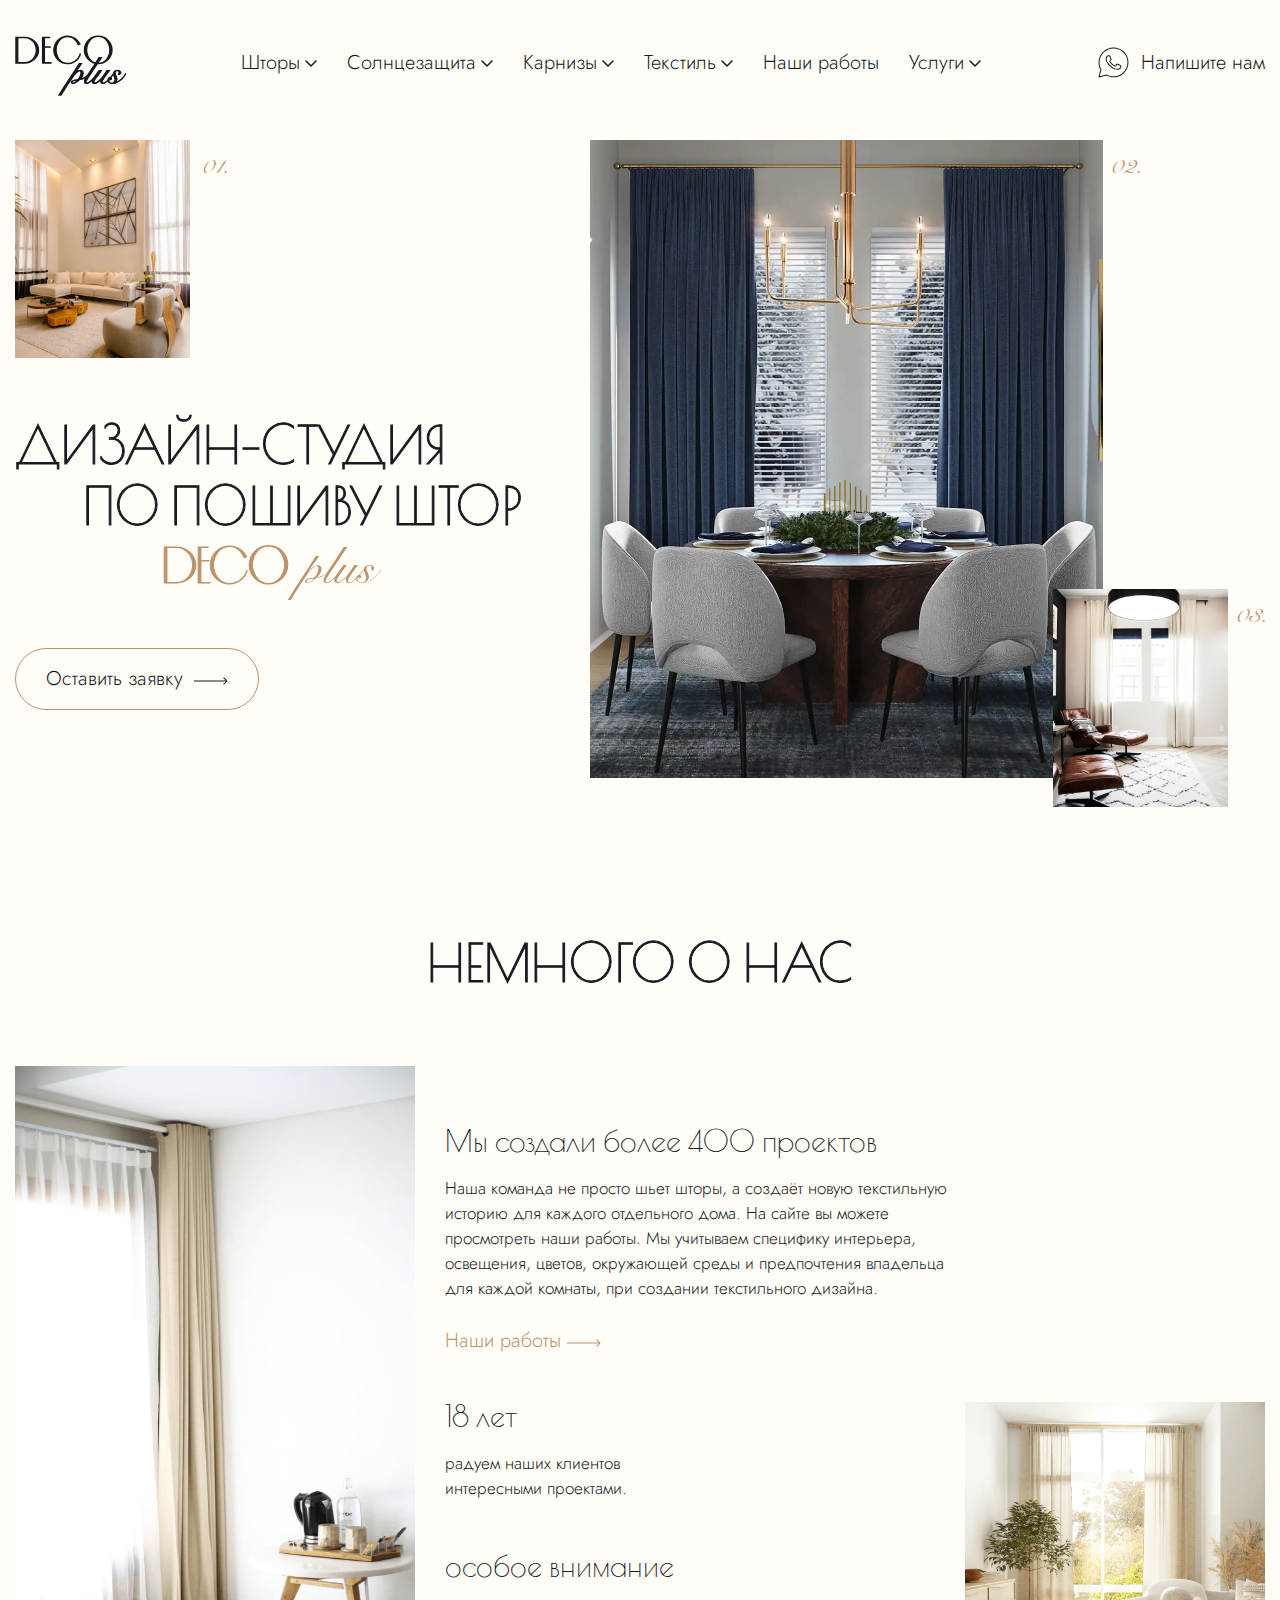
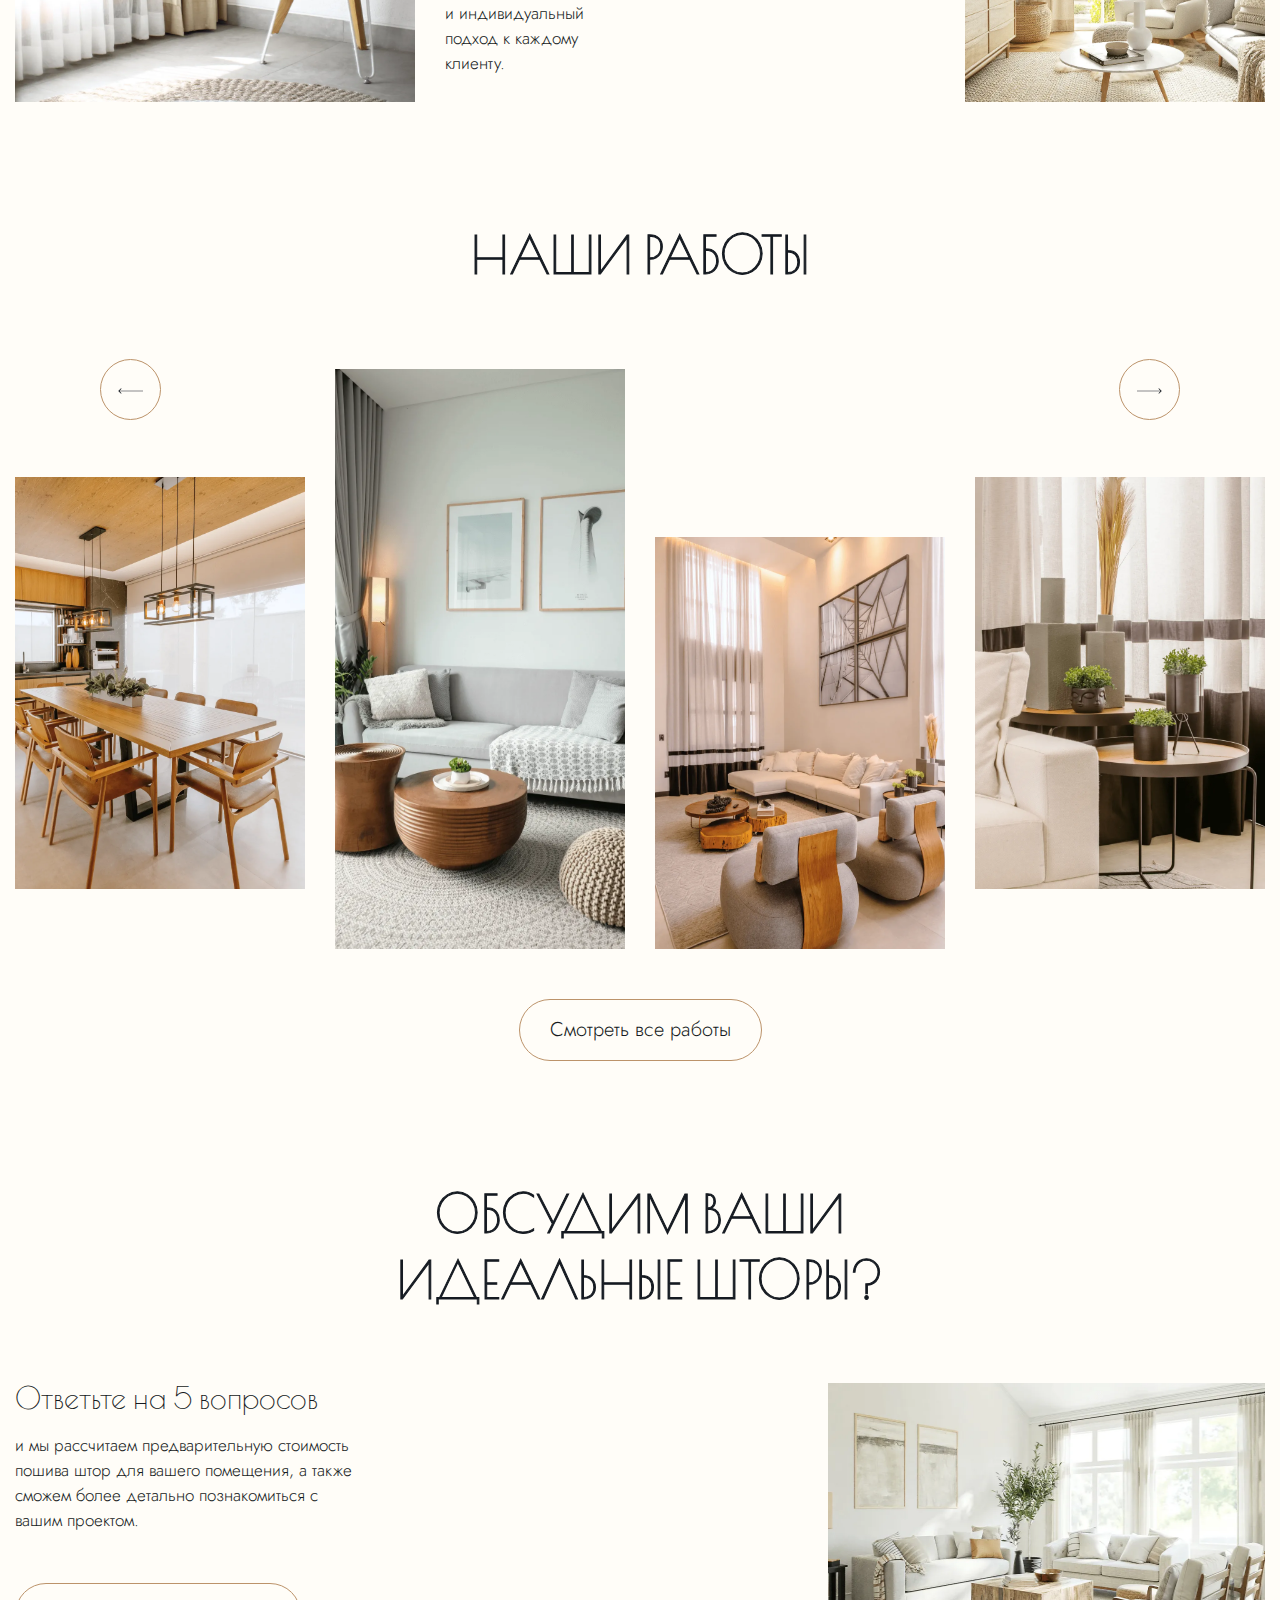
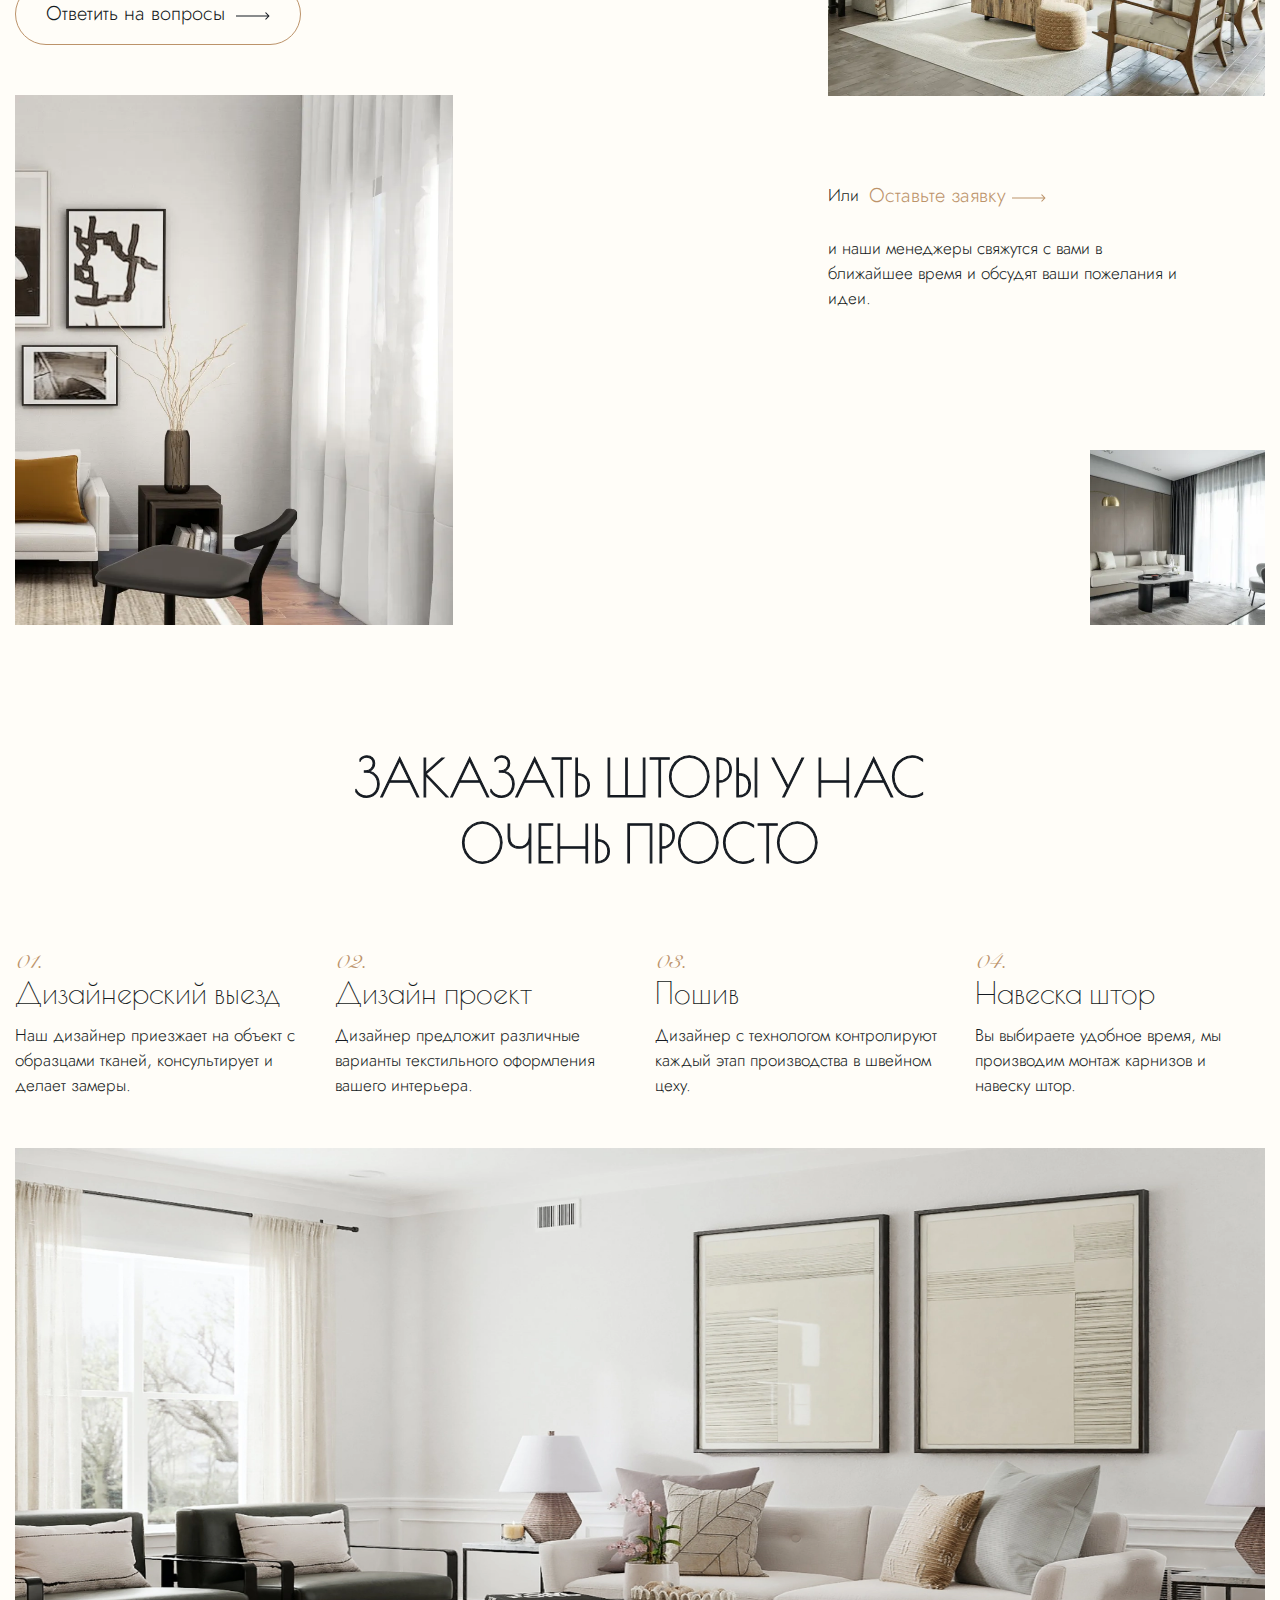
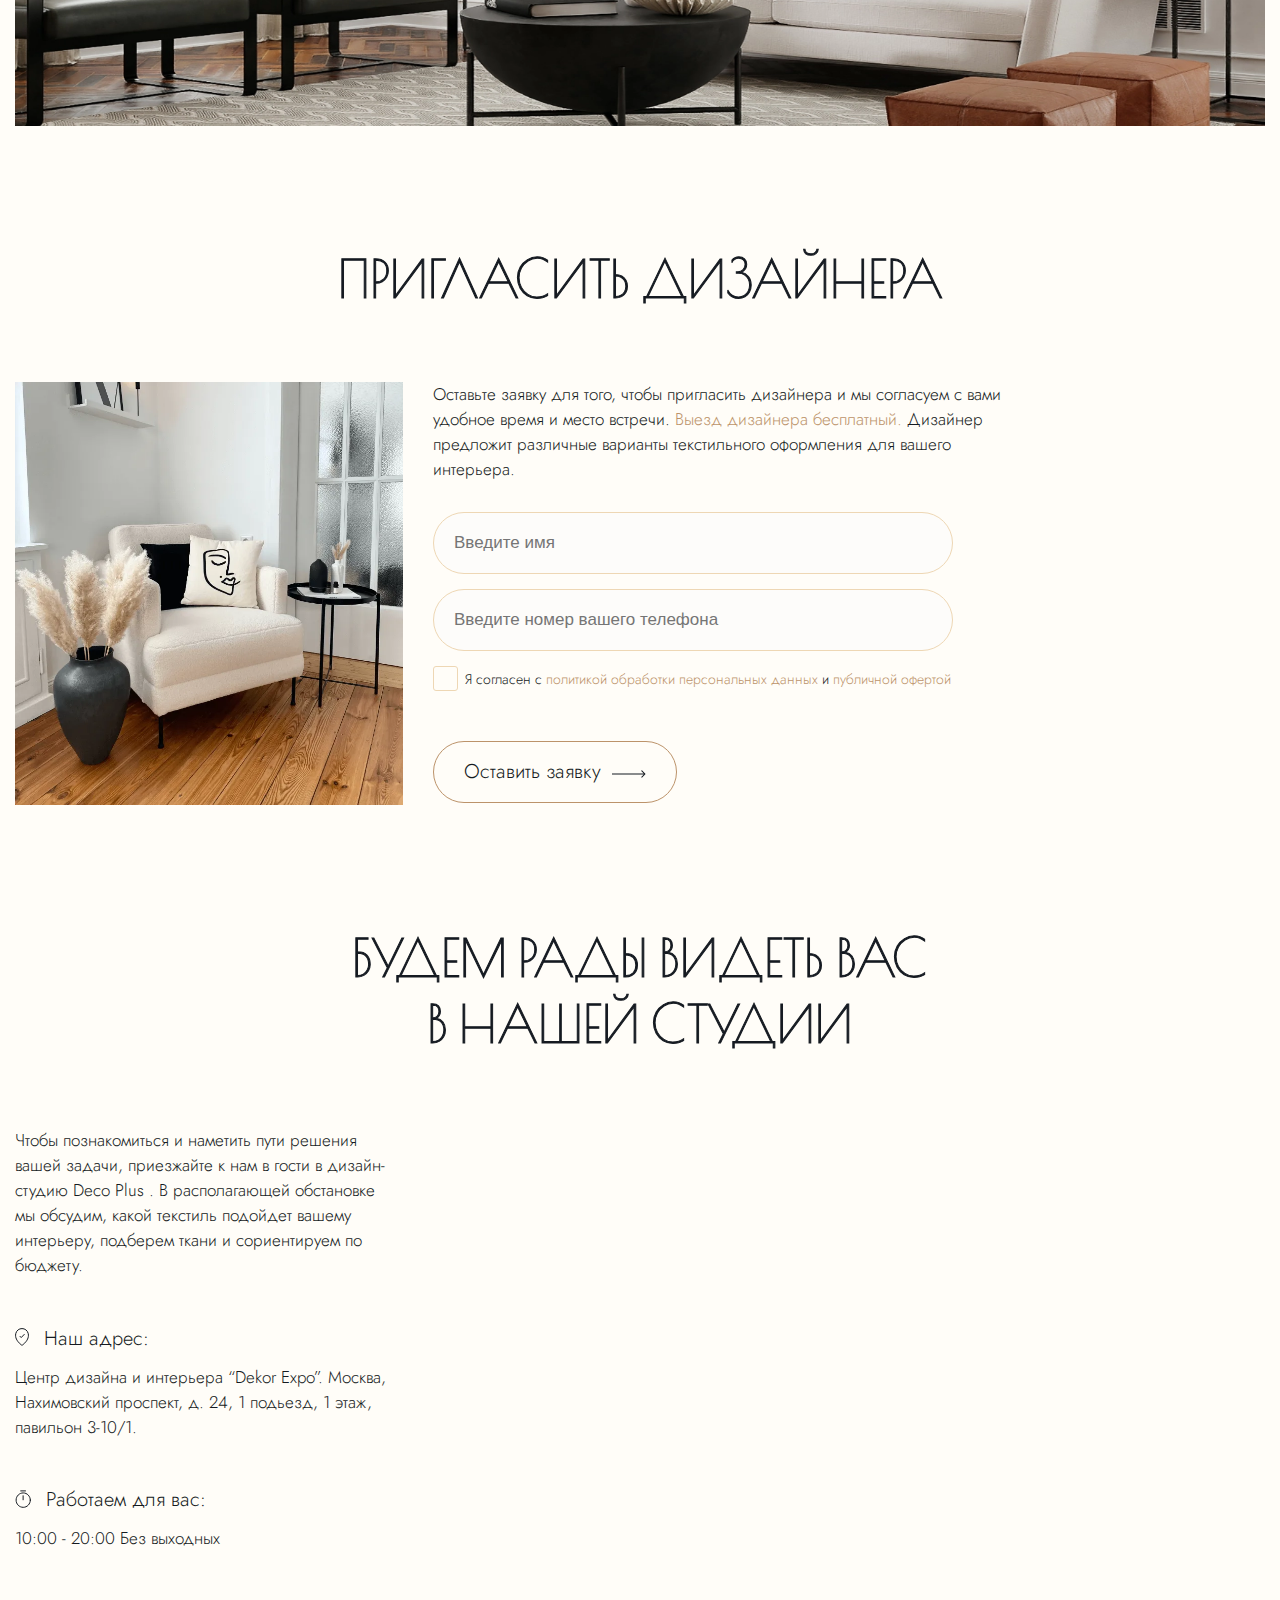
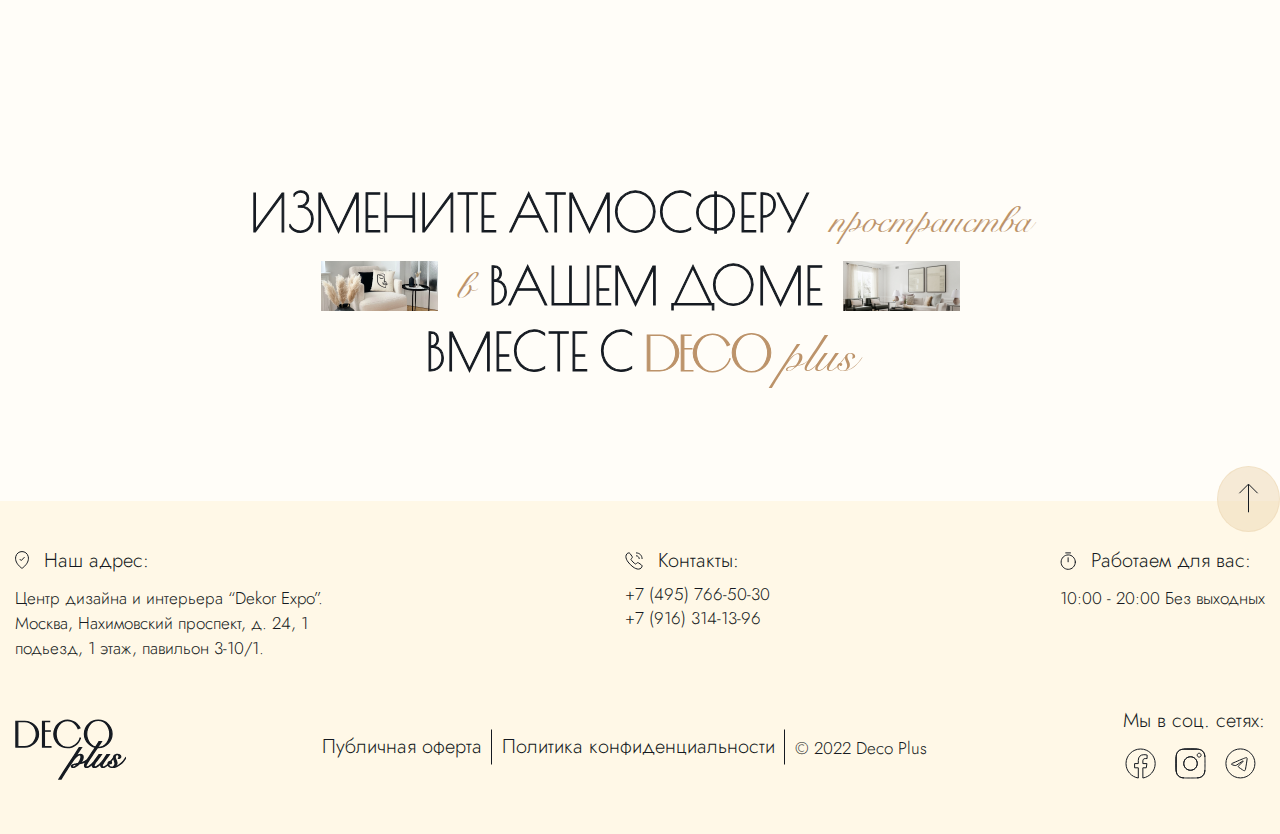
<file: index.html>
<!DOCTYPE html>
<html lang="ru">
  <head>
    <meta charset="UTF-8" />
    <meta http-equiv="X-UA-Compatible" content="IE=edge" />
    <meta name="viewport" content="width=device-width, initial-scale=1.0" />
    <title>Deco plus</title>
    <link rel="stylesheet" href="css/style.css" />
    <!-- favicon  -->
    <link rel="icon" type="image/png" href="img/favicon/favicon-96x96.png" sizes="96x96" />
    <link rel="icon" type="image/svg+xml" href="img/favicon/favicon.svg" />
    <link rel="shortcut icon" href="img/favicon/favicon.ico" />
    <link rel="apple-touch-icon" sizes="180x180" href="img/favicon/apple-touch-icon.png" />
    <link rel="manifest" href="img/favicon/site.webmanifest" />
    <!-- favicon end  -->
    <script defer src="js/carrousel.js"></script>
    <script defer src="https://unpkg.com/swiper@8/swiper-bundle.min.js"></script>
    <script defer src="js/popups.js"></script>
    <script defer src="js/email-main.js"></script>
    <script defer src="js/slider.js"></script>
    <script defer src="js/qustion.js"></script>
    <script defer src="js/main.js"></script>
  </head>
  <body>
    <div class="wrapper">
      <header class="header">
        <!-- header 3.3 -->
        <div class="header__wrapper">
          <div class="header__burger">
            <span></span>
            <span></span>
            <span></span>
            <span></span>
          </div>
          <div class="header__container">
            <a href="index.html" class="header__logo">
              <img src="img/icons/logo.svg" alt="logo" />
              <img src="img/icons/brownLogo.svg" alt="logo" />
            </a>
            <nav class="header__menu menu">
              <div class="menu__body">
                <div class="menu__images">
                  <img src="img/header/1.png" alt="подушка" />
                  <img src="img/header/2.png" alt="шторы" />
                  <img src="img/header/3.png" alt="шторы" />
                </div>
                <ul class="menu__list">
                  <li class="menu__item">
                    <a href="/curtains.html" class="menu__link">Шторы</a>
                    <span>
                      <svg
                        width="12"
                        height="8"
                        viewBox="0 0 12 8"
                        fill="none"
                        xmlns="http://www.w3.org/2000/svg"
                      >
                        <path
                          d="M1.53033 0.46967C1.23744 0.176777 0.762563 0.176777 0.46967 0.46967C0.176777 0.762563 0.176777 1.23744 0.46967 1.53033L1.53033 0.46967ZM6 6L5.46967 6.53033L6 7.06066L6.53033 6.53033L6 6ZM11.5303 1.53033C11.8232 1.23744 11.8232 0.762563 11.5303 0.46967C11.2374 0.176777 10.7626 0.176777 10.4697 0.46967L11.5303 1.53033ZM0.46967 1.53033L5.46967 6.53033L6.53033 5.46967L1.53033 0.46967L0.46967 1.53033ZM6.53033 6.53033L11.5303 1.53033L10.4697 0.46967L5.46967 5.46967L6.53033 6.53033Z"
                          fill="#151A21"
                        />
                      </svg>
                    </span>
                    <ul class="sub-menu__list">
                      <li>
                        <a href="/curtains.html" class="sub-menu__link">Тюль</a>
                      </li>
                      <li>
                        <a href="/curtains.html" class="sub-menu__link">Римские</a>
                      </li>
                      <li>
                        <a href="/curtains.html" class="sub-menu__link">Портьеры</a>
                      </li>
                      <li>
                        <a href="/curtains.html" class="sub-menu__link">На кулиске</a>
                      </li>
                      <li>
                        <a href="/curtains.html" class="sub-menu__link">На бретелях</a>
                      </li>
                      <li>
                        <a href="/curtains.html" class="sub-menu__link">На люверсах</a>
                      </li>
                      <li>
                        <a href="/curtains.html" class="sub-menu__link">Лондонские</a>
                      </li>
                      <li>
                        <a href="/curtains.html" class="sub-menu__link">Австрийские</a>
                      </li>
                      <li>
                        <a href="/curtains.html" class="sub-menu__link">Французские</a>
                      </li>
                      <li>
                        <a href="/curtains.html" class="sub-menu__link">Ламбрекены</a>
                      </li>
                      <li>
                        <a href="/curtains.html" class="sub-menu__link">Японсике панели</a>
                      </li>
                    </ul>
                  </li>
                  <li class="menu__item">
                    <a href="defense.html" class="menu__link">Солнцезащита</a>
                    <span>
                      <svg
                        width="12"
                        height="8"
                        viewBox="0 0 12 8"
                        fill="none"
                        xmlns="http://www.w3.org/2000/svg"
                      >
                        <path
                          d="M1.53033 0.46967C1.23744 0.176777 0.762563 0.176777 0.46967 0.46967C0.176777 0.762563 0.176777 1.23744 0.46967 1.53033L1.53033 0.46967ZM6 6L5.46967 6.53033L6 7.06066L6.53033 6.53033L6 6ZM11.5303 1.53033C11.8232 1.23744 11.8232 0.762563 11.5303 0.46967C11.2374 0.176777 10.7626 0.176777 10.4697 0.46967L11.5303 1.53033ZM0.46967 1.53033L5.46967 6.53033L6.53033 5.46967L1.53033 0.46967L0.46967 1.53033ZM6.53033 6.53033L11.5303 1.53033L10.4697 0.46967L5.46967 5.46967L6.53033 6.53033Z"
                          fill="#151A21"
                        />
                      </svg>
                    </span>
                    <ul class="sub-menu__list">
                      <li>
                        <a href="defense.html" class="sub-menu__link">Рулонные шторы</a>
                      </li>
                      <li>
                        <a href="defense.html" class="sub-menu__link">Шторы-плиссе</a>
                      </li>
                      <li>
                        <a href="defense.html" class="sub-menu__link">Жалюзи</a>
                      </li>
                    </ul>
                  </li>
                  <li class="menu__item">
                    <a href="curtain.html" class="menu__link">Карнизы</a>
                    <span>
                      <svg
                        width="12"
                        height="8"
                        viewBox="0 0 12 8"
                        fill="none"
                        xmlns="http://www.w3.org/2000/svg"
                      >
                        <path
                          d="M1.53033 0.46967C1.23744 0.176777 0.762563 0.176777 0.46967 0.46967C0.176777 0.762563 0.176777 1.23744 0.46967 1.53033L1.53033 0.46967ZM6 6L5.46967 6.53033L6 7.06066L6.53033 6.53033L6 6ZM11.5303 1.53033C11.8232 1.23744 11.8232 0.762563 11.5303 0.46967C11.2374 0.176777 10.7626 0.176777 10.4697 0.46967L11.5303 1.53033ZM0.46967 1.53033L5.46967 6.53033L6.53033 5.46967L1.53033 0.46967L0.46967 1.53033ZM6.53033 6.53033L11.5303 1.53033L10.4697 0.46967L5.46967 5.46967L6.53033 6.53033Z"
                          fill="#151A21"
                        />
                      </svg>
                    </span>
                    <ul class="sub-menu__list">
                      <li>
                        <a href="curtain.html" class="sub-menu__link">Профильные</a>
                      </li>
                      <li>
                        <a href="curtain.html" class="sub-menu__link">Декоративные</a>
                      </li>
                      <li>
                        <a href="curtain.html" class="sub-menu__link">Электро-карнизы</a>
                      </li>
                    </ul>
                  </li>
                  <li class="menu__item">
                    <a href="textile.html" class="menu__link">Текстиль</a>
                    <span>
                      <svg
                        width="12"
                        height="8"
                        viewBox="0 0 12 8"
                        fill="none"
                        xmlns="http://www.w3.org/2000/svg"
                      >
                        <path
                          d="M1.53033 0.46967C1.23744 0.176777 0.762563 0.176777 0.46967 0.46967C0.176777 0.762563 0.176777 1.23744 0.46967 1.53033L1.53033 0.46967ZM6 6L5.46967 6.53033L6 7.06066L6.53033 6.53033L6 6ZM11.5303 1.53033C11.8232 1.23744 11.8232 0.762563 11.5303 0.46967C11.2374 0.176777 10.7626 0.176777 10.4697 0.46967L11.5303 1.53033ZM0.46967 1.53033L5.46967 6.53033L6.53033 5.46967L1.53033 0.46967L0.46967 1.53033ZM6.53033 6.53033L11.5303 1.53033L10.4697 0.46967L5.46967 5.46967L6.53033 6.53033Z"
                          fill="#151A21"
                        />
                      </svg>
                    </span>
                    <ul class="sub-menu__list sub-menu__list_big">
                      <li>
                        <a href="textile.html" class="sub-menu__link">Покрывала</a>
                      </li>
                      <li>
                        <a href="textile.html" class="sub-menu__link">Декоративные подушки</a>
                      </li>
                      <li>
                        <a href="textile.html" class="sub-menu__link">Чехлы на диванные подушки</a>
                      </li>
                      <li>
                        <a href="textile.html" class="sub-menu__link">Скатерти</a>
                      </li>
                    </ul>
                  </li>
                  <li class="menu__item">
                    <a href="work.html" class="menu__link">Наши работы</a>
                  </li>
                  <li class="menu__item">
                    <a href="services.html" class="menu__link">Услуги</a>
                    <span>
                      <svg
                        width="12"
                        height="8"
                        viewBox="0 0 12 8"
                        fill="none"
                        xmlns="http://www.w3.org/2000/svg"
                      >
                        <path
                          d="M1.53033 0.46967C1.23744 0.176777 0.762563 0.176777 0.46967 0.46967C0.176777 0.762563 0.176777 1.23744 0.46967 1.53033L1.53033 0.46967ZM6 6L5.46967 6.53033L6 7.06066L6.53033 6.53033L6 6ZM11.5303 1.53033C11.8232 1.23744 11.8232 0.762563 11.5303 0.46967C11.2374 0.176777 10.7626 0.176777 10.4697 0.46967L11.5303 1.53033ZM0.46967 1.53033L5.46967 6.53033L6.53033 5.46967L1.53033 0.46967L0.46967 1.53033ZM6.53033 6.53033L11.5303 1.53033L10.4697 0.46967L5.46967 5.46967L6.53033 6.53033Z"
                          fill="#151A21"
                        />
                      </svg>
                    </span>
                    <ul class="sub-menu__list sub-menu__list_midle">
                      <li>
                        <a href="services.html" class="sub-menu__link">Дизайн штор</a>
                      </li>
                      <li>
                        <a href="services.html" class="sub-menu__link">Пошив</a>
                      </li>
                      <li>
                        <a href="services.html" class="sub-menu__link">Замеры</a>
                      </li>
                      <li>
                        <a href="services.html" class="sub-menu__link">Монтаж карнизов</a>
                      </li>
                      <li>
                        <a href="services.html" class="sub-menu__link">Навеска штор</a>
                      </li>
                      <li>
                        <a href="services.html" class="sub-menu__link">Выезд дизайнера</a>
                      </li>
                    </ul>
                  </li>
                </ul>
              </div>
            </nav>
            <a href="" class="header__whatsapp">
              <svg
                width="35"
                height="35"
                viewBox="0 0 35 35"
                fill="none"
                xmlns="http://www.w3.org/2000/svg"
              >
                <path
                  d="M2.91797 32.0827L2.43588 31.9501C2.38846 32.1224 2.43667 32.307 2.56233 32.4341C2.68798 32.5613 2.87196 32.6117 3.04488 32.5663L2.91797 32.0827ZM4.97644 24.6002L5.45853 24.7328C5.49397 24.604 5.47637 24.4663 5.40966 24.3505L4.97644 24.6002ZM3.05066 17.3822L3.55066 17.3828L3.55066 17.3812L3.05066 17.3822ZM27.7187 7.15014L27.3651 7.50364L27.366 7.50461L27.7187 7.15014ZM31.9528 17.3822L31.4528 17.3805V17.3822H31.9528ZM10.5918 30.069L10.8321 29.6306C10.72 29.5691 10.5886 29.5529 10.4649 29.5854L10.5918 30.069ZM13.885 11.3257L13.4271 11.5265L13.429 11.5308L13.885 11.3257ZM13.0768 10.7079L13.0436 11.2068C13.0547 11.2075 13.0657 11.2079 13.0768 11.2079V10.7079ZM11.4009 11.149L11.7684 11.4881L11.7692 11.4872L11.4009 11.149ZM11.6068 17.8966L12.0073 17.5973L12.0066 17.5963L11.6068 17.8966ZM17.7813 23.3508L17.5972 23.8156L17.5979 23.8159L17.7813 23.3508ZM22.118 24.2469L22.0629 23.7499L22.0623 23.75L22.118 24.2469ZM24.5582 22.527L25.0284 22.6971L25.03 22.6926L24.5582 22.527ZM24.7641 20.8072L25.1935 20.5511L25.1928 20.55L24.7641 20.8072ZM24.0731 20.3807L24.3116 19.9412C24.304 19.9371 24.2964 19.9332 24.2886 19.9295L24.0731 20.3807ZM21.6036 19.2045L21.7686 18.7325L21.7671 18.732L21.6036 19.2045ZM20.7945 19.3812L20.3786 19.1035L20.3732 19.1118L20.7945 19.3812ZM19.6485 20.7926L19.2831 20.4513C19.2797 20.4549 19.2763 20.4587 19.273 20.4624L19.6485 20.7926ZM18.8687 20.8804L19.0924 20.4332L19.0847 20.4295L18.8687 20.8804ZM15.9581 19.0874L16.2912 18.7145L16.2907 18.714L15.9581 19.0874ZM13.9436 16.5886L13.5068 16.832C13.511 16.8394 13.5153 16.8467 13.5197 16.8539L13.9436 16.5886ZM14.1056 15.8527L14.4448 16.2201C14.4493 16.2159 14.4538 16.2116 14.4582 16.2072L14.1056 15.8527ZM14.6501 15.2212L15.0296 15.5467L15.0311 15.545L14.6501 15.2212ZM15.0172 14.618L15.4527 14.8637C15.4569 14.8562 15.4609 14.8486 15.4647 14.841L15.0172 14.618ZM14.9879 13.9864L15.4351 13.7628C15.4323 13.7572 15.4294 13.7517 15.4264 13.7462L14.9879 13.9864ZM3.40006 32.2153L5.45853 24.7328L4.49435 24.4675L2.43588 31.9501L3.40006 32.2153ZM5.40966 24.3505C4.18871 22.2316 3.54753 19.8284 3.55066 17.3828L2.55066 17.3815C2.5473 20.0028 3.23455 22.5786 4.54321 24.8498L5.40966 24.3505ZM3.55066 17.3812C3.53652 9.6748 9.79534 3.41602 17.4867 3.41602V2.41602C9.24271 2.41602 2.53551 9.12326 2.55066 17.3831L3.55066 17.3812ZM17.4867 3.41602C21.2215 3.41602 24.7252 4.8629 27.3651 7.50363L28.0723 6.79664C25.2442 3.96766 21.4859 2.41602 17.4867 2.41602V3.41602ZM27.366 7.50461C28.6667 8.79854 29.6977 10.3377 30.3992 12.033L31.3232 11.6506C30.5711 9.8331 29.4658 8.18291 28.0713 6.79567L27.366 7.50461ZM30.3992 12.033C31.1007 13.7282 31.4588 15.5459 31.4528 17.3805L32.4528 17.3838C32.4593 15.4168 32.0753 13.4681 31.3232 11.6506L30.3992 12.033ZM31.4528 17.3822C31.4528 25.0736 25.1937 31.3328 17.5013 31.3328V32.3328C25.7459 32.3328 32.4528 25.626 32.4528 17.3822H31.4528ZM17.5013 31.3328C15.1592 31.3328 12.875 30.7505 10.8321 29.6306L10.3514 30.5075C12.5427 31.7088 14.9924 32.3328 17.5013 32.3328V31.3328ZM10.4649 29.5854L2.79106 31.5991L3.04488 32.5663L10.7187 30.5526L10.4649 29.5854ZM14.3429 11.1248C14.1857 10.7666 13.9875 10.508 13.7242 10.3569C13.4621 10.2065 13.2069 10.2079 13.0768 10.2079V11.2079C13.1965 11.2079 13.2131 11.2166 13.2265 11.2242C13.2388 11.2313 13.3197 11.2816 13.4271 11.5265L14.3429 11.1248ZM13.1099 10.209C12.8697 10.193 12.6163 10.1932 12.3702 10.1932V11.1932C12.6239 11.1932 12.8427 11.1934 13.0436 11.2068L13.1099 10.209ZM12.3702 10.1932C12.0226 10.1932 11.4817 10.3216 11.0325 10.8109L11.7692 11.4872C11.9955 11.2406 12.2491 11.1932 12.3702 11.1932V10.1932ZM11.0334 10.81C10.6901 11.182 9.63683 12.1757 9.63683 14.1622H10.6368C10.6368 12.5919 11.4343 11.8501 11.7684 11.4881L11.0334 10.81ZM9.63683 14.1622C9.63683 15.1641 9.99795 16.1207 10.3595 16.8344C10.7247 17.5551 11.1127 18.0713 11.207 18.1968L12.0066 17.5963C11.9242 17.4866 11.5773 17.0252 11.2516 16.3824C10.9224 15.7326 10.6368 14.9396 10.6368 14.1622H9.63683ZM11.2063 18.1959C11.2054 18.1946 11.2081 18.1984 11.2174 18.2119C11.2258 18.2241 11.2365 18.2399 11.2503 18.2603C11.2773 18.3004 11.3141 18.3551 11.3588 18.4206C11.4486 18.5522 11.5715 18.729 11.7257 18.9391C12.0339 19.3589 12.4674 19.9119 13.014 20.5047C14.102 21.6849 15.6617 23.0489 17.5972 23.8156L17.9655 22.8859C14.4527 21.4943 12.2209 17.883 12.0073 17.5973L11.2063 18.1959ZM17.5979 23.8159C19.1419 24.4247 20.104 24.6839 20.7818 24.7743C21.4771 24.867 21.872 24.7776 22.1736 24.7438L22.0623 23.75C21.7022 23.7903 21.4573 23.8555 20.914 23.783C20.3532 23.7082 19.4778 23.4823 17.9647 22.8856L17.5979 23.8159ZM22.1731 24.7438C22.6124 24.6952 23.221 24.4339 23.7406 24.1C24.2524 23.7711 24.8161 23.284 25.0284 22.6971L24.088 22.357C23.9918 22.6231 23.6659 22.9593 23.1999 23.2588C22.7417 23.5532 22.2845 23.7254 22.0629 23.7499L22.1731 24.7438ZM25.03 22.6926C25.1914 22.2324 25.2734 21.7976 25.3025 21.4501C25.3171 21.2768 25.3191 21.1176 25.3089 20.9826C25.3038 20.9153 25.2952 20.847 25.281 20.7822C25.2685 20.7251 25.2447 20.637 25.1935 20.5511L24.3347 21.0633C24.3054 21.0143 24.3009 20.9814 24.3041 20.9959C24.3056 21.0027 24.3091 21.0226 24.3117 21.058C24.3171 21.1284 24.3172 21.2329 24.306 21.3665C24.2837 21.6327 24.2188 21.9841 24.0864 22.3615L25.03 22.6926ZM25.1928 20.55C25.0724 20.3492 24.8746 20.236 24.7578 20.1721C24.6897 20.1348 24.6135 20.0967 24.5423 20.0609C24.4683 20.0236 24.3924 19.9851 24.3116 19.9412L23.8345 20.8201C23.9299 20.8719 24.0175 20.9162 24.0924 20.9539C24.1701 20.9931 24.2282 21.0222 24.2778 21.0494C24.3276 21.0766 24.3521 21.093 24.3633 21.1016C24.3738 21.1097 24.3557 21.0984 24.3354 21.0644L25.1928 20.55ZM24.2886 19.9295C24.1052 19.8419 23.5834 19.5828 23.0457 19.3213C22.5338 19.0724 21.9727 18.8039 21.7686 18.7325L21.4386 19.6765C21.5722 19.7232 22.0619 19.9549 22.6084 20.2206C23.1289 20.4738 23.673 20.7437 23.8575 20.8318L24.2886 19.9295ZM21.7671 18.732C21.6159 18.6797 21.3654 18.5904 21.1041 18.6199C20.7846 18.656 20.5507 18.8458 20.3786 19.1036L21.2104 19.6588C21.2453 19.6064 21.2633 19.5953 21.259 19.5982C21.2498 19.6047 21.2324 19.6118 21.2164 19.6136C21.2071 19.6146 21.2161 19.6116 21.2579 19.621C21.3013 19.6307 21.3562 19.648 21.4401 19.677L21.7671 18.732ZM20.3732 19.1118C20.1638 19.4395 19.4988 20.2203 19.2831 20.4513L20.0139 21.1339C20.2377 20.8943 20.9548 20.0587 21.2158 19.6505L20.3732 19.1118ZM19.273 20.4624C19.2598 20.4774 19.2497 20.4872 19.2426 20.4933C19.2356 20.4994 19.2321 20.5015 19.2322 20.5014C19.2348 20.4999 19.2442 20.4956 19.2553 20.4943C19.2642 20.4933 19.2589 20.496 19.232 20.4893C19.2037 20.4822 19.1587 20.4664 19.0923 20.4332L18.6451 21.3277C18.8587 21.4344 19.1064 21.5187 19.3718 21.4875C19.6565 21.4542 19.8677 21.3005 20.024 21.1227L19.273 20.4624ZM19.0847 20.4295C18.6811 20.2362 17.6061 19.8892 16.2912 18.7145L15.625 19.4602C17.0743 20.755 18.3223 21.1731 18.6528 21.3314L19.0847 20.4295ZM16.2907 18.714C15.2772 17.8111 14.5904 16.6796 14.3674 16.3233L13.5197 16.8539C13.7379 17.2024 14.4918 18.4507 15.6255 19.4607L16.2907 18.714ZM14.3803 16.3452C14.3523 16.295 14.3508 16.2747 14.3513 16.2791C14.3524 16.2875 14.3515 16.3042 14.3457 16.3201C14.3415 16.3317 14.3395 16.329 14.3558 16.3094C14.3734 16.2881 14.3995 16.2619 14.4448 16.2201L13.7664 15.4854C13.6759 15.5689 13.4948 15.7344 13.4061 15.9778C13.3026 16.2621 13.3521 16.5543 13.5068 16.832L14.3803 16.3452ZM14.4582 16.2072C14.638 16.0283 14.8812 15.7198 15.0296 15.5467L14.2706 14.8956C14.0658 15.1344 13.8971 15.3549 13.753 15.4983L14.4582 16.2072ZM15.0311 15.545C15.2481 15.2896 15.355 15.0369 15.4527 14.8637L14.5817 14.3723C14.414 14.6696 14.4037 14.7391 14.2691 14.8973L15.0311 15.545ZM15.4647 14.841C15.6823 14.4041 15.5558 14.0043 15.4351 13.7628L14.5407 14.21C14.5683 14.2653 14.5793 14.3046 14.5821 14.3312C14.5841 14.3513 14.5826 14.3691 14.5696 14.3951L15.4647 14.841ZM15.4264 13.7462C15.4294 13.7517 15.4188 13.7306 15.3881 13.6587C15.3616 13.5966 15.3272 13.5138 15.2864 13.4141C15.2047 13.2148 15.1007 12.9566 14.9883 12.6782C14.7656 12.1269 14.5079 11.4916 14.341 11.1206L13.429 11.5308C13.5861 11.88 13.8354 12.4942 14.061 13.0527C14.1727 13.3292 14.2781 13.5909 14.361 13.7932C14.4361 13.9764 14.5098 14.1544 14.5494 14.2267L15.4264 13.7462Z"
                  fill="#151A21"
                />
              </svg>
              <p>Напишите нам</p>
            </a>
          </div>
        </div>
      </header>

      <main class="main">
        <section class="carrousel">
          <div class="carrousel__container">
            <div class="carrousel__body">
              <div class="carrousel__img">
                <img src="img/carrousel/1.webp" alt="шторы" />
                <div class="carrousel__number">01.</div>
              </div>
              <div class="carrousel__img carrousel__img-big">
                <img src="img/carrousel/2.webp" alt="шторы" />
                <div class="carrousel__number">02.</div>
              </div>
              <div class="carrousel__img carrousel__img-right">
                <img src="img/carrousel/3.webp" alt="шторы" />
                <div class="carrousel__number">03.</div>
              </div>
              <div class="carrousel__img carrousel__img-on">
                <img src="img/carrousel/4.webp" alt="шторы" />
                <div class="carrousel__number">04.</div>
              </div>
            </div>
            <div class="carrousel__content">
              <p>Дизайн-студия</p>
              <p>по пошиву штор</p>
              <p class="">DECO <span class="">plus</span></p>
            </div>
            <div class="carrousel__btns">
              <a href="#popup-request" class="carrousel__btn _btn popup-link">
                <span>Оставить заявку</span>
                <svg
                  width="34"
                  height="8"
                  viewBox="0 0 34 8"
                  fill="none"
                  xmlns="http://www.w3.org/2000/svg"
                >
                  <path
                    d="M33.3536 4.35355C33.5488 4.15829 33.5488 3.84171 33.3536 3.64645L30.1716 0.464466C29.9763 0.269204 29.6597 0.269204 29.4645 0.464466C29.2692 0.659728 29.2692 0.976311 29.4645 1.17157L32.2929 4L29.4645 6.82843C29.2692 7.02369 29.2692 7.34027 29.4645 7.53553C29.6597 7.7308 29.9763 7.7308 30.1716 7.53553L33.3536 4.35355ZM0 4.5H33V3.5H0V4.5Z"
                    fill="#151A21"
                  />
                </svg>
              </a>
            </div>
          </div>
        </section>
        <section class="aboutus">
          <div class="aboutus__container">
            <h2 class="aboutus__title _title">немного о нас</h2>
            <div class="aboutus__body">
              <div class="aboutus__left">
                <img src="img/aboutus/1.webp" alt="шторы" />
              </div>
              <div class="aboutus__center">
                <div class="aboutus__item">
                  <div class="aboutus__name _name">Мы создали более 400 проектов</div>
                  <div class="aboutus__text _text">
                    Наша команда не просто шьет шторы, а создаёт новую текстильную историю для
                    каждого отдельного дома. На сайте вы можете просмотреть наши работы. Мы
                    учитываем специфику интерьера, освещения, цветов, окружающей среды и
                    предпочтения владельца для каждой комнаты, при создании текстильного дизайна.
                  </div>
                  <a href="work.html" class="aboutus__link _biglink">
                    <span>Наши работы</span>
                    <svg
                      width="34"
                      height="8"
                      viewBox="0 0 34 8"
                      fill="none"
                      xmlns="http://www.w3.org/2000/svg"
                    >
                      <path
                        d="M33.3536 4.35355C33.5488 4.15829 33.5488 3.84171 33.3536 3.64645L30.1716 0.464466C29.9763 0.269204 29.6597 0.269204 29.4645 0.464466C29.2692 0.659728 29.2692 0.976311 29.4645 1.17157L32.2929 4L29.4645 6.82843C29.2692 7.02369 29.2692 7.34027 29.4645 7.53553C29.6597 7.7308 29.9763 7.7308 30.1716 7.53553L33.3536 4.35355ZM0 4.5H33V3.5H0V4.5Z"
                        fill="#bc936a"
                      />
                    </svg>
                  </a>
                </div>
                <div class="aboutus__item" style="width: 205px">
                  <div class="aboutus__name _name">18 лет</div>
                  <div class="aboutus__text _text">
                    радуем наших клиентов интересными проектами.
                  </div>
                </div>
                <div class="aboutus__item">
                  <div class="aboutus__name _name">особое внимание</div>
                  <div class="aboutus__text _text" style="width: 175px">
                    и индивидуальный подход к каждому клиенту.
                  </div>
                </div>
              </div>
              <div class="aboutus__right">
                <div class="aboutus__fake">
                  <div class="aboutus__miniimg">
                    <img src="img/aboutus/2.webp" alt="шторы" />
                  </div>
                </div>
              </div>
            </div>
          </div>
        </section>
        <section class="slider">
          <div class="slider__head">
            <h2 class="slider__title _title">наши работы</h2>
          </div>
          <div class="slider__block swiper-container">
            <div class="slider__buttons">
              <div class="slider__button slider__button_next">
                <svg
                  width="34"
                  height="8"
                  viewBox="0 0 34 8"
                  fill="none"
                  xmlns="http://www.w3.org/2000/svg"
                >
                  <path
                    d="M33.3536 4.35355C33.5488 4.15829 33.5488 3.84171 33.3536 3.64645L30.1716 0.464466C29.9763 0.269204 29.6597 0.269204 29.4645 0.464466C29.2692 0.659728 29.2692 0.976311 29.4645 1.17157L32.2929 4L29.4645 6.82843C29.2692 7.02369 29.2692 7.34027 29.4645 7.53553C29.6597 7.7308 29.9763 7.7308 30.1716 7.53553L33.3536 4.35355ZM0 4.5H33V3.5H0V4.5Z"
                    fill="#151A21"
                  />
                </svg>
              </div>
              <div class="slider__button slider__button_prev">
                <svg
                  width="34"
                  height="8"
                  viewBox="0 0 34 8"
                  fill="none"
                  xmlns="http://www.w3.org/2000/svg"
                >
                  <path
                    d="M0.646446 4.35355C0.451183 4.15829 0.451183 3.84171 0.646446 3.64645L3.82843 0.464466C4.02369 0.269204 4.34027 0.269204 4.53553 0.464466C4.7308 0.659728 4.7308 0.976311 4.53553 1.17157L1.70711 4L4.53553 6.82843C4.7308 7.02369 4.7308 7.34027 4.53553 7.53553C4.34027 7.7308 4.02369 7.7308 3.82843 7.53553L0.646446 4.35355ZM34 4.5H1V3.5H34V4.5Z"
                    fill="#151A21"
                  />
                </svg>
              </div>
            </div>
            <div class="slider__wrapper swiper-wrapper">
              <div class="slider__item swiper-slide">
                <div class="slider__img ibg">
                  <img src="img/slidermain/1.webp" alt="шторы" />
                </div>
              </div>
              <div class="slider__item swiper-slide slider__item_big">
                <div class="slider__img ibg">
                  <img src="img/slidermain/2.webp" alt="шторы" />
                </div>
              </div>
              <div class="slider__item swiper-slide">
                <div class="slider__img ibg">
                  <img src="img/slidermain/3.webp" alt="шторы" />
                </div>
              </div>
              <div class="slider__item swiper-slide">
                <div class="slider__img ibg">
                  <img src="img/slidermain/4.webp" alt="шторы" />
                </div>
              </div>
              <div class="slider__item swiper-slide">
                <div class="slider__img ibg">
                  <img src="img/slidermain/5.webp" alt="шторы" />
                </div>
              </div>
              <div class="slider__item swiper-slide">
                <div class="slider__img ibg">
                  <img src="img/slidermain/6.webp" alt="шторы" />
                </div>
              </div>
            </div>
            <div class="slider__btns">
              <a href="work.html" class="slider__btn _btn">Смотреть все работы</a>
            </div>
          </div>
        </section>
        <section class="dis">
          <div class="dis__container">
            <h2 class="dis__title _title">Обсудим ваши <br />идеальные шторы?</h2>
            <div class="dis__body">
              <div class="dis__left">
                <div class="dis__item">
                  <h4 class="dis__name _name">Ответьте на 5 вопросов</h4>
                  <p class="dis__text _text">
                    и мы рассчитаем предварительную стоимость пошива штор для вашего помещения, а
                    также сможем более детально познакомиться с вашим проектом.
                  </p>
                  <a href="#popup-question" class="dis__btn _btn popup-link">
                    <span>Ответить на вопросы</span>
                    <svg
                      width="34"
                      height="8"
                      viewBox="0 0 34 8"
                      fill="none"
                      xmlns="http://www.w3.org/2000/svg"
                    >
                      <path
                        d="M33.3536 4.35355C33.5488 4.15829 33.5488 3.84171 33.3536 3.64645L30.1716 0.464466C29.9763 0.269204 29.6597 0.269204 29.4645 0.464466C29.2692 0.659728 29.2692 0.976311 29.4645 1.17157L32.2929 4L29.4645 6.82843C29.2692 7.02369 29.2692 7.34027 29.4645 7.53553C29.6597 7.7308 29.9763 7.7308 30.1716 7.53553L33.3536 4.35355ZM0 4.5H33V3.5H0V4.5Z"
                        fill="#151A21"
                      />
                    </svg>
                  </a>
                </div>
                <div class="dis__leftimg">
                  <img src="img/dis/1.webp" alt="шторы" />
                </div>
              </div>
              <div class="dis__right">
                <div class="dis__bigimg">
                  <img src="img/dis/2.webp" alt="шторы" />
                </div>
                <div class="dis__item">
                  <div class="dis__links">
                    <p>Или</p>
                    <a href="#popup-request" class="dis__link _biglink popup-link">
                      <span>Оставьте заявку</span>
                      <svg
                        width="34"
                        height="8"
                        viewBox="0 0 34 8"
                        fill="none"
                        xmlns="http://www.w3.org/2000/svg"
                      >
                        <path
                          d="M33.3536 4.35355C33.5488 4.15829 33.5488 3.84171 33.3536 3.64645L30.1716 0.464466C29.9763 0.269204 29.6597 0.269204 29.4645 0.464466C29.2692 0.659728 29.2692 0.976311 29.4645 1.17157L32.2929 4L29.4645 6.82843C29.2692 7.02369 29.2692 7.34027 29.4645 7.53553C29.6597 7.7308 29.9763 7.7308 30.1716 7.53553L33.3536 4.35355ZM0 4.5H33V3.5H0V4.5Z"
                          fill="#bc936a"
                        ></path>
                      </svg>
                    </a>
                  </div>
                  <div class="dis__text _text">
                    и наши менеджеры свяжутся с вами в ближайшее время и обсудят ваши пожелания и
                    идеи.
                  </div>
                </div>
                <div class="dis__imgcontainer">
                  <div class="dis__smallimg">
                    <img src="img/dis/3.webp" alt="шторы" />
                  </div>
                </div>
              </div>
            </div>
          </div>
        </section>
        <section class="order">
          <div class="order__container">
            <h2 class="order__title _title">Заказать шторы у нас <br />очень просто</h2>

            <div class="order__body">
              <div class="order__item">
                <div class="order__names">
                  <div class="order__number">01.</div>
                  <h4 class="order__name _name">Дизайнерский выезд</h4>
                </div>

                <p class="order__text _text">
                  Наш дизайнер приезжает на объект с образцами тканей, консультирует и делает
                  замеры.
                </p>
              </div>
              <div class="order__item">
                <div class="order__names">
                  <div class="order__number">02.</div>
                  <h4 class="order__name _name">Дизайн проект</h4>
                </div>

                <p class="order__text _text">
                  Дизайнер предложит различные варианты текстильного оформления вашего интерьера.
                </p>
              </div>
              <div class="order__item">
                <div class="order__names">
                  <div class="order__number">03.</div>
                  <h4 class="order__name _name">Пошив</h4>
                </div>

                <p class="order__text _text">
                  Дизайнер с технологом контролируют каждый этап производства в швейном цеху.
                </p>
              </div>
              <div class="order__item">
                <div class="order__names">
                  <div class="order__number">04.</div>
                  <h4 class="order__name _name">Навеска штор</h4>
                </div>

                <p class="order__text _text">
                  Вы выбираете удобное время, мы производим монтаж карнизов и навеску штор.
                </p>
              </div>
            </div>
            <div class="order__img">
              <img src="img/order/1.webp" alt="шторы" />
            </div>
          </div>
        </section>
        <section class="invite">
          <div class="invite__container">
            <h2 class="invite__title _title">Пригласить дизайнера</h2>
            <div class="invite__body pattern">
              <div class="pattern__left">
                <div class="pattern__img">
                  <img src="img/pattern/pattern.webp" alt="подушка" />
                </div>
              </div>
              <div class="pattern__right">
                <div class="pattern__text _text">
                  Оставьте заявку для того, чтобы пригласить дизайнера и мы согласуем с вами удобное
                  время и место встречи. <span>Выезд дизайнера бесплатный.</span> Дизайнер предложит
                  различные варианты текстильного оформления для вашего интерьера.
                </div>
                <form class="request-popup__form">
                  <div class="request-popup__item _item-input">
                    <input
                      class="request-popup__input _input patternnameinput"
                      type="text"
                      placeholder="Введите имя"
                    />
                    <div class="request-popup__placeholder _placeholder">Введите имя</div>
                  </div>
                  <div class="request-popup__item _item-input">
                    <input
                      class="request-popup__input _input patternnumberinput"
                      type="tel"
                      placeholder="Введите номер вашего телефона"
                      data-tel-input
                    />
                    <div class="request-popup__placeholder _placeholder">
                      Введите номер вашего телефона
                    </div>
                  </div>
                  <label class="request-popup__check _label-wallet">
                    <input class="_checkbox-wallet" type="checkbox" />
                    <span class="_fake-wallet"></span>
                    <span class="_wallet-chectext"
                      >Я согласен с
                      <a target="_blank" href="conditi.html" class="_link"
                        >политикой обработки персональных данных</a
                      >
                      и
                      <a target="_blank" href="public.html" class="_link"
                        >публичной офертой</a
                      ></span
                    >
                    <div class="request-popup__error _error-form">
                      Пожалуйста введите имя и номер телефона
                    </div>
                  </label>
                  <div class="pattern__btns">
                    <div class="pattern_btn _btn">
                      Оставить заявку
                      <svg
                        width="34"
                        height="8"
                        viewBox="0 0 34 8"
                        fill="none"
                        xmlns="http://www.w3.org/2000/svg"
                      >
                        <path
                          d="M33.3536 4.35355C33.5488 4.15829 33.5488 3.84171 33.3536 3.64645L30.1716 0.464466C29.9763 0.269204 29.6597 0.269204 29.4645 0.464466C29.2692 0.659728 29.2692 0.976311 29.4645 1.17157L32.2929 4L29.4645 6.82843C29.2692 7.02369 29.2692 7.34027 29.4645 7.53553C29.6597 7.7308 29.9763 7.7308 30.1716 7.53553L33.3536 4.35355ZM0 4.5H33V3.5H0V4.5Z"
                          fill="#151A21"
                        />
                      </svg>
                    </div>
                    <a href="#popup-thanks" class="popup-link popup-thanks-fake"></a>
                  </div>
                </form>
              </div>
            </div>
          </div>
        </section>
        <section class="map">
          <div class="map__container">
            <h2 class="map__title _title">Будем рады видеть Вас <br />в нашей студии</h2>

            <div class="map__body">
              <div class="map__content">
                <div class="map__text _text">
                  Чтобы познакомиться и наметить пути решения вашей задачи, приезжайте к нам в гости
                  в <span>дизайн-студию Deco Plus</span> . В располагающей обстановке мы обсудим,
                  какой текстиль подойдет вашему интерьеру, подберем ткани и сориентируем по
                  бюджету.
                </div>
                <div class="map__items">
                  <div class="map__item">
                    <div class="map__names">
                      <div class="map__icon">
                        <svg
                          width="14"
                          height="19"
                          viewBox="0 0 14 19"
                          fill="none"
                          xmlns="http://www.w3.org/2000/svg"
                        >
                          <path
                            d="M0.740876 5.66299C2.21219 -1.11945 11.7944 -1.11161 13.2583 5.67083C14.1172 9.64944 11.7571 13.0172 9.68829 15.1005C8.93799 15.8598 6.9998 17.4187 6.9998 17.4187C6.9998 17.4187 5.05804 15.8604 4.30341 15.1005C2.24207 13.0172 -0.118016 9.64161 0.740876 5.66299Z"
                            stroke="#151A21"
                          />
                          <path
                            d="M5.04004 8.37507L6.19064 9.56808L9.25891 6.38672"
                            stroke="#151A21"
                            stroke-linecap="round"
                            stroke-linejoin="round"
                          />
                        </svg>
                      </div>
                      <div class="map__name">Наш адрес:</div>
                    </div>
                    <p class="map__info">
                      Центр дизайна и интерьера “Dekor Expo”. Москва, Нахимовский проспект, д. 24, 1
                      подьезд, 1 этаж, павильон 3-10/1.
                    </p>
                  </div>
                  <div class="map__item">
                    <div class="map__names">
                      <div class="map__icon">
                        <svg
                          width="16"
                          height="18"
                          viewBox="0 0 16 18"
                          fill="none"
                          xmlns="http://www.w3.org/2000/svg"
                        >
                          <path
                            d="M15.3335 10.1258C15.3335 14.1002 12.1478 17.3258 8.22244 17.3258C4.29711 17.3258 1.11133 14.1002 1.11133 10.1258C1.11133 6.15138 4.29711 2.92578 8.22244 2.92578C12.1478 2.92578 15.3335 6.15138 15.3335 10.1258Z"
                            stroke="#151A21"
                            stroke-linecap="round"
                            stroke-linejoin="round"
                          />
                          <path
                            d="M8.11133 5.75977V9.80977"
                            stroke="#151A21"
                            stroke-linecap="round"
                            stroke-linejoin="round"
                          />
                          <path
                            d="M5.71191 0.900391H10.5119"
                            stroke="#151A21"
                            stroke-miterlimit="10"
                            stroke-linecap="round"
                            stroke-linejoin="round"
                          />
                        </svg>
                      </div>
                      <div class="map__name">Работаем для вас:</div>
                    </div>
                    <p class="map__info">10:00 - 20:00 Без выходных</p>
                  </div>
                </div>
              </div>
              <div class="map__yandex">
                <div class="map-section" id="map"></div>
              </div>
            </div>
          </div>
        </section>
        <section class="textpic">
          <div class="textpic__container textpic_mainpc">
            <div style="line-height: 100%" class="textpic__title">
              <h2>
                измените атмосферу
                <span style="margin-left: 10px" class="textpic__russnel">пространства</span>
              </h2>
              <div style="align-items: center; margin: 15px 0px" class="textpic__center">
                <img src="img/textpic/1.png" alt="шторы" />
                <p style="display: flex; align-items: center">
                  <span style="margin-right: 15px" class="textpic__russnel">в</span> вашем доме
                </p>
                <img src="img/textpic/2.png" alt="шторы" />
              </div>
              <p>
                вместе с <span class="textpic__deco">DECO</span
                ><span class="textpic__ensnel">plus</span>
              </p>
            </div>
          </div>
          <div class="textpic__container textpic_mainmodile">
            <div class="textpic__title">
              <h2>измените атмосферу</h2>
              <div>
                <span class="textpic__russnel">пространства</span>
                <img src="img/textpic/2.png" alt="шторы" />
              </div>
              <div class="textpic__center">
                <img src="img/textpic/1.png" alt="шторы" />
                <p><span class="textpic__russnel">в</span> вашем доме</p>
              </div>
              <div>
                <p>вместе с</p>
                <div class="textpic__brown-logo">
                  <img src="img/icons/brownLogo.svg" alt="шторы" />
                </div>
              </div>
            </div>
          </div>
        </section>
      </main>

      <footer class="footer">
        <!-- footer 3.3 -->
        <div class="footer__container footer_dc">
          <div class="footer__up">
            <svg
              width="35"
              height="35"
              viewBox="0 0 35 35"
              fill="none"
              xmlns="http://www.w3.org/2000/svg"
            >
              <path
                d="M26.3516 12.957L17.4995 4.10495L8.6474 12.957"
                stroke="#151A21"
                stroke-miterlimit="10"
                stroke-linecap="round"
                stroke-linejoin="round"
              />
              <path
                d="M17.5 31.8965V4.89648"
                stroke="#151A21"
                stroke-miterlimit="10"
                stroke-linecap="round"
                stroke-linejoin="round"
              />
            </svg>
          </div>
          <div class="footer__head">
            <div class="footer__item">
              <div class="footer__title">
                <svg
                  width="14"
                  height="19"
                  viewBox="0 0 14 19"
                  fill="none"
                  xmlns="http://www.w3.org/2000/svg"
                >
                  <path
                    d="M0.740876 5.66299C2.21219 -1.11945 11.7944 -1.11161 13.2583 5.67083C14.1172 9.64944 11.7571 13.0172 9.68829 15.1005C8.93799 15.8598 6.9998 17.4187 6.9998 17.4187C6.9998 17.4187 5.05804 15.8604 4.30341 15.1005C2.24207 13.0172 -0.118016 9.64161 0.740876 5.66299Z"
                    stroke="#151A21"
                  />
                  <path
                    d="M5.04004 8.37507L6.19064 9.56808L9.25891 6.38672"
                    stroke="#151A21"
                    stroke-linecap="round"
                    stroke-linejoin="round"
                  />
                </svg>
                <p>Наш адрес:</p>
              </div>
              <div class="footer__paragraph">
                Центр дизайна и интерьера “Dekor Expo”. Москва, Нахимовский проспект, д. 24, 1
                подьезд, 1 этаж, павильон 3-10/1.
              </div>
            </div>
            <div class="footer__item">
              <div class="footer__title">
                <svg
                  width="18"
                  height="18"
                  viewBox="0 0 18 18"
                  fill="none"
                  xmlns="http://www.w3.org/2000/svg"
                >
                  <path
                    d="M17.0761 14.1277C17.0761 14.4193 17.0113 14.719 16.8736 15.0106C16.7359 15.3022 16.5577 15.5776 16.3228 15.8368C15.9259 16.2742 15.4885 16.5901 14.9944 16.7926C14.5084 16.9951 13.9819 17.1004 13.4149 17.1004C12.5887 17.1004 11.7058 16.906 10.7743 16.5091C9.84279 16.1122 8.91129 15.5776 7.98789 14.9053C7.05639 14.2249 6.17349 13.4716 5.33109 12.6373C4.49679 11.7949 3.74349 10.912 3.07119 9.98859C2.40699 9.06519 1.87239 8.14179 1.48359 7.22649C1.09479 6.30309 0.900391 5.42019 0.900391 4.57779C0.900391 4.02699 0.997591 3.50049 1.19199 3.01449C1.38639 2.52039 1.69419 2.06679 2.12349 1.66179C2.64189 1.15149 3.20889 0.900391 3.80829 0.900391C4.03509 0.900391 4.26189 0.948991 4.46439 1.04619C4.67499 1.14339 4.86129 1.28919 5.00709 1.49979L6.88629 4.14849C7.03209 4.35099 7.13739 4.53729 7.21029 4.71549C7.28319 4.88559 7.32369 5.05569 7.32369 5.20959C7.32369 5.40399 7.26699 5.59839 7.15359 5.78469C7.04829 5.97099 6.89439 6.16539 6.69999 6.35979L6.08439 6.99969C5.99529 7.08879 5.95479 7.19409 5.95479 7.32369C5.95479 7.38849 5.96289 7.44519 5.97909 7.50999C6.00339 7.57479 6.02769 7.62339 6.04389 7.67199C6.18969 7.93929 6.44079 8.28759 6.79719 8.70879C7.16169 9.12999 7.55049 9.55929 7.97169 9.98859C8.40909 10.4179 8.83029 10.8148 9.25959 11.1793C9.68079 11.5357 10.0291 11.7787 10.3045 11.9245C10.345 11.9407 10.3936 11.965 10.4503 11.9893C10.5151 12.0136 10.5799 12.0217 10.6528 12.0217C10.7905 12.0217 10.8958 11.9731 10.9849 11.884L11.6005 11.2765C11.803 11.074 11.9974 10.9201 12.1837 10.8229C12.37 10.7095 12.5563 10.6528 12.7588 10.6528C12.9127 10.6528 13.0747 10.6852 13.2529 10.7581C13.4311 10.831 13.6174 10.9363 13.8199 11.074L16.501 12.9775C16.7116 13.1233 16.8574 13.2934 16.9465 13.4959C17.0275 13.6984 17.0761 13.9009 17.0761 14.1277Z"
                    stroke="#151A21"
                    stroke-miterlimit="10"
                  />
                  <path
                    d="M14.2647 6.56938C14.2647 6.08337 13.884 5.33818 13.317 4.73068C12.7986 4.17178 12.1101 3.73438 11.4297 3.73438"
                    stroke="#151A21"
                    stroke-linecap="round"
                    stroke-linejoin="round"
                  />
                  <path
                    d="M17.0997 6.57039C17.0997 3.43569 14.5644 0.900391 11.4297 0.900391"
                    stroke="#151A21"
                    stroke-linecap="round"
                    stroke-linejoin="round"
                  />
                </svg>
                <p><a href="contacts.html">Контакты:</a></p>
              </div>
              <div class="footer__phones">
                <a href="tel:+7 (495) 766-50-30" class="footer__phone">+7 (495) 766-50-30</a>
                <a href="tel:+7 (916) 314-13-96" class="footer__phone">+7 (916) 314-13-96</a>
              </div>
            </div>
            <div class="footer__item">
              <div class="footer__title">
                <svg
                  width="16"
                  height="18"
                  viewBox="0 0 16 18"
                  fill="none"
                  xmlns="http://www.w3.org/2000/svg"
                >
                  <path
                    d="M15.3335 10.1258C15.3335 14.1002 12.1478 17.3258 8.22244 17.3258C4.29711 17.3258 1.11133 14.1002 1.11133 10.1258C1.11133 6.15138 4.29711 2.92578 8.22244 2.92578C12.1478 2.92578 15.3335 6.15138 15.3335 10.1258Z"
                    stroke="#151A21"
                    stroke-linecap="round"
                    stroke-linejoin="round"
                  />
                  <path
                    d="M8.11133 5.75977V9.80977"
                    stroke="#151A21"
                    stroke-linecap="round"
                    stroke-linejoin="round"
                  />
                  <path
                    d="M5.71191 0.900391H10.5119"
                    stroke="#151A21"
                    stroke-miterlimit="10"
                    stroke-linecap="round"
                    stroke-linejoin="round"
                  />
                </svg>
                <p>Работаем для вас:</p>
              </div>
              <div class="footer__paragraph">10:00 - 20:00 Без выходных</div>
            </div>
          </div>
          <div class="footer__body">
            <a href="index.html" class="footer__logo">
              <img src="img/icons/logo.svg" alt="logo" />
              <img src="img/icons/brownLogo.svg" alt="logo" />
            </a>
            <div class="footer__links">
              <a href="public.html" class="footer__link">Публичная оферта</a>
              <a href="conditi.html" class="footer__link">Политика конфиденциальности</a>
              <div class="footer__copy">© 2022 Deco Plus</div>
            </div>
            <div class="footer__media">
              <div class="footer__title">Мы в соц. сетях:</div>
              <div class="footer__socials">
                <a href="" class="footer__social">
                  <svg
                    width="35"
                    height="35"
                    viewBox="0 0 35 35"
                    fill="none"
                    xmlns="http://www.w3.org/2000/svg"
                  >
                    <path
                      d="M32.1772 17.5886C32.1772 9.53154 25.6457 3 17.5886 3C9.53154 3 3 9.53154 3 17.5886C3 24.8702 8.33484 30.9056 15.3091 32V21.8056H11.605V17.5886H15.3091V14.3746C15.3091 10.7183 17.4871 8.69868 20.8195 8.69868C22.4156 8.69868 24.0851 8.98361 24.0851 8.98361V12.5738H22.2455C20.4332 12.5738 19.8681 13.6983 19.8681 14.852V17.5886H23.9141L23.2673 21.8056H19.8681V32C26.8424 30.9056 32.1772 24.8702 32.1772 17.5886Z"
                      stroke="#151A21"
                      stroke-linejoin="round"
                    />
                  </svg>
                </a>
                <a href="" class="footer__social">
                  <svg
                    width="35"
                    height="35"
                    viewBox="0 0 35 35"
                    fill="none"
                    xmlns="http://www.w3.org/2000/svg"
                  >
                    <path
                      d="M3.09417 11.005C3.16556 9.44509 3.4098 8.43905 3.74011 7.58508L3.74455 7.57328C4.07188 6.70429 4.58464 5.91707 5.24715 5.26641L5.25644 5.25728L5.26557 5.24798C5.91678 4.58462 6.70427 4.07237 7.5725 3.74591L7.58748 3.74018C8.43949 3.40884 9.44357 3.16551 11.0048 3.09413M3.09417 11.005C3.01912 12.6716 3 13.1883 3 17.5096C3 21.8319 3.01807 22.3473 3.09413 24.0144M3.09417 11.005L3.09417 11.4254M3.74591 27.4466C4.07237 28.3148 4.58462 29.1023 5.24798 29.7535L5.25727 29.7627L5.26638 29.7719C5.91708 30.4345 6.70432 30.9472 7.57332 31.2746L7.58629 31.2795C8.43909 31.6102 9.44365 31.8536 11.0048 31.925M3.74591 27.4466L3.74018 27.4316C3.40884 26.5796 3.16551 25.5755 3.09413 24.0144M3.74591 27.4466L3.72634 27.3436M3.09413 24.0144L3.11969 24.149M3.09413 24.0144L3.09413 23.5929M3.72634 27.3436L3.11969 24.149M3.72634 27.3436C3.46869 26.6629 3.20338 25.7132 3.11969 24.149M3.72634 27.3436C3.73538 27.3674 3.74441 27.391 3.75342 27.4142C4.08017 28.2951 4.59788 29.0926 5.26935 29.7497C5.92612 30.421 6.7234 30.9386 7.60396 31.2654C8.31062 31.5406 9.30636 31.8283 11.0045 31.9061C12.7183 31.9841 13.2477 32 17.5096 32C21.7714 32 22.3013 31.9841 24.015 31.9061C25.7153 31.8282 26.7099 31.5389 27.414 31.2658C28.2951 30.9392 29.0928 30.4214 29.7498 29.7496C30.4211 29.0929 30.9387 28.2956 31.2654 27.4151C31.5406 26.7085 31.8283 25.7127 31.9061 24.0146C31.9841 22.3009 32 21.7703 32 17.5096C32 13.2488 31.9841 12.7178 31.9061 11.0041C31.8277 9.29493 31.5359 8.29889 31.2615 7.59409C30.9028 6.66808 30.4479 5.96773 29.7487 5.26852C29.0509 4.57209 28.3524 4.11695 27.4257 3.75788C26.7184 3.48135 25.7217 3.19126 24.015 3.11305C23.8666 3.10629 23.7271 3.1 23.5932 3.09415M3.11969 24.149C3.11733 24.1048 3.11511 24.0602 3.11305 24.015C3.10629 23.8665 3.09999 23.7269 3.09413 23.5929M11.0048 3.09413C12.6718 3.01807 13.1883 3 17.5096 3C21.8308 3 22.347 3.01911 24.0137 3.09415M11.0048 3.09413L11.4262 3.09413M24.0137 3.09415L23.5932 3.09415M24.0137 3.09415C25.5738 3.16551 26.58 3.40972 27.4341 3.74006L27.4458 3.74455C28.3148 4.07188 29.102 4.58464 29.7527 5.24715L29.7617 5.25635L29.771 5.26539C30.4336 5.91611 30.9463 6.70354 31.2733 7.57277L31.2789 7.58748C31.6103 8.4395 31.8536 9.44357 31.925 11.0048M11.4262 3.09413L23.5932 3.09415M11.4262 3.09413C12.8379 3.03241 13.6181 3.01912 17.5096 3.01912C21.4014 3.01912 22.1814 3.03241 23.5932 3.09415M11.4262 3.09413C11.2923 3.09999 11.1526 3.10629 11.0041 3.11305C9.30379 3.19097 8.30923 3.48024 7.60507 3.75336C6.7207 4.08119 5.92032 4.60166 5.26193 5.27706C4.56925 5.97259 4.11585 6.66959 3.75793 7.59329C3.48138 8.3006 3.19124 9.29779 3.11303 11.0045C3.10629 11.1526 3.10001 11.2918 3.09417 11.4254M31.925 24.0144C31.8536 25.5755 31.6103 26.5801 31.2795 27.4329L31.2746 27.4458C30.9472 28.3148 30.4345 29.102 29.772 29.7527L29.7627 29.7618L29.7535 29.7711C29.1023 30.4345 28.3149 30.9468 27.4466 31.2732L27.4316 31.2789C26.5796 31.6103 25.5755 31.8536 24.0144 31.925M3.09413 23.5929C3.03241 22.1812 3.01912 21.401 3.01912 17.5096C3.01912 13.6169 3.0324 12.8378 3.09417 11.4254M3.09413 23.5929L3.09417 11.4254M14.9289 23.7397C15.7471 24.0786 16.624 24.2531 17.5096 24.2531C19.2981 24.2531 21.0133 23.5426 22.2779 22.2779C23.5426 21.0133 24.2531 19.298 24.2531 17.5096C24.2531 15.7211 23.5426 14.0058 22.2779 12.7412C21.0133 11.4765 19.2981 10.7661 17.5096 10.7661C16.624 10.7661 15.7471 10.9405 14.9289 11.2794C14.1108 11.6183 13.3674 12.115 12.7412 12.7412C12.115 13.3674 11.6183 14.1108 11.2794 14.9289C10.9405 15.7471 10.7661 16.624 10.7661 17.5096C10.7661 18.3951 10.9405 19.272 11.2794 20.0902C11.6183 20.9084 12.115 21.6517 12.7412 22.2779C13.3674 22.9041 14.1108 23.4009 14.9289 23.7397ZM12.7262 12.7262C13.9948 11.4575 15.7154 10.7448 17.5096 10.7448C19.3037 10.7448 21.0243 11.4575 22.293 12.7262C23.5616 13.9948 24.2743 15.7154 24.2743 17.5096C24.2743 19.3037 23.5616 21.0243 22.293 22.293C21.0243 23.5616 19.3037 24.2743 17.5096 24.2743C15.7154 24.2743 13.9948 23.5616 12.7262 22.293C11.4575 21.0243 10.7448 19.3037 10.7448 17.5096C10.7448 15.7154 11.4575 13.9948 12.7262 12.7262ZM28.0835 9.16982C28.0835 9.68333 27.8795 10.1758 27.5164 10.5389C27.1533 10.902 26.6608 11.106 26.1473 11.106C25.6338 11.106 25.1413 10.902 24.7782 10.5389C24.4151 10.1758 24.2111 9.68333 24.2111 9.16982C24.2111 8.6563 24.4151 8.16382 24.7782 7.80072C25.1413 7.43761 25.6338 7.23361 26.1473 7.23361C26.6608 7.23361 27.1533 7.43761 27.5164 7.80072C27.8795 8.16382 28.0835 8.6563 28.0835 9.16982Z"
                      stroke="#151A21"
                      stroke-linejoin="round"
                    />
                  </svg>
                </a>
                <a href="" class="footer__social">
                  <svg
                    width="35"
                    height="35"
                    viewBox="0 0 35 35"
                    fill="none"
                    xmlns="http://www.w3.org/2000/svg"
                  >
                    <path
                      fill-rule="evenodd"
                      clip-rule="evenodd"
                      d="M31.9102 17.416C31.9102 25.4241 25.4183 31.916 17.4102 31.916C9.40203 31.916 2.91016 25.4241 2.91016 17.416C2.91016 9.40789 9.40203 2.91602 17.4102 2.91602C25.4183 2.91602 31.9102 9.40789 31.9102 17.416ZM17.9298 13.6206C16.5194 14.2072 13.7007 15.4213 9.47368 17.263C8.78727 17.5359 8.4277 17.803 8.39497 18.0641C8.33965 18.5053 8.89225 18.6791 9.64476 18.9157C9.74712 18.9479 9.85317 18.9813 9.9619 19.0166C10.7022 19.2573 11.6981 19.5388 12.2159 19.55C12.6855 19.5601 13.2096 19.3665 13.7883 18.9691C17.7378 16.3031 19.7765 14.9556 19.9045 14.9266C19.9948 14.9061 20.1199 14.8803 20.2047 14.9557C20.2895 15.031 20.2812 15.1737 20.2722 15.212C20.2175 15.4454 18.0483 17.4621 16.9257 18.5057C16.5758 18.831 16.3276 19.0618 16.2768 19.1145C16.1631 19.2326 16.0473 19.3443 15.9359 19.4516C15.2482 20.1146 14.7324 20.6119 15.9645 21.4238C16.5566 21.814 17.0304 22.1367 17.5031 22.4586C18.0193 22.8101 18.5342 23.1608 19.2004 23.5975C19.3701 23.7087 19.5322 23.8243 19.6901 23.9368C20.2909 24.3651 20.8306 24.7499 21.4974 24.6885C21.8849 24.6529 22.2851 24.2886 22.4884 23.202C22.9687 20.634 23.9129 15.07 24.1312 12.7772C24.1503 12.5763 24.1262 12.3192 24.1069 12.2064C24.0876 12.0935 24.0472 11.9327 23.9005 11.8137C23.7268 11.6727 23.4586 11.643 23.3387 11.645C22.7933 11.6547 21.9566 11.9457 17.9298 13.6206Z"
                      stroke="#151A21"
                      stroke-linejoin="round"
                    />
                  </svg>
                </a>
              </div>
            </div>
          </div>
        </div>

        <div class="footer__container footer-tablet">
          <div class="footer__up">
            <svg
              width="35"
              height="35"
              viewBox="0 0 35 35"
              fill="none"
              xmlns="http://www.w3.org/2000/svg"
            >
              <path
                d="M26.3516 12.957L17.4995 4.10495L8.6474 12.957"
                stroke="#151A21"
                stroke-miterlimit="10"
                stroke-linecap="round"
                stroke-linejoin="round"
              />
              <path
                d="M17.5 31.8965V4.89648"
                stroke="#151A21"
                stroke-miterlimit="10"
                stroke-linecap="round"
                stroke-linejoin="round"
              />
            </svg>
          </div>
          <div class="footer-tablet__head">
            <a href="index.html" class="footer__logo">
              <img src="img/icons/logo.svg" alt="logo" />
              <img src="img/icons/brownLogo.svg" alt="logo" />
            </a>
            <div class="footer__media">
              <div class="footer__title">Мы в соц. сетях:</div>
              <div class="footer__socials">
                <a href="" class="footer__social">
                  <svg
                    width="35"
                    height="35"
                    viewBox="0 0 35 35"
                    fill="none"
                    xmlns="http://www.w3.org/2000/svg"
                  >
                    <path
                      d="M32.1772 17.5886C32.1772 9.53154 25.6457 3 17.5886 3C9.53154 3 3 9.53154 3 17.5886C3 24.8702 8.33484 30.9056 15.3091 32V21.8056H11.605V17.5886H15.3091V14.3746C15.3091 10.7183 17.4871 8.69868 20.8195 8.69868C22.4156 8.69868 24.0851 8.98361 24.0851 8.98361V12.5738H22.2455C20.4332 12.5738 19.8681 13.6983 19.8681 14.852V17.5886H23.9141L23.2673 21.8056H19.8681V32C26.8424 30.9056 32.1772 24.8702 32.1772 17.5886Z"
                      stroke="#151A21"
                      stroke-linejoin="round"
                    />
                  </svg>
                </a>
                <a href="" class="footer__social">
                  <svg
                    width="35"
                    height="35"
                    viewBox="0 0 35 35"
                    fill="none"
                    xmlns="http://www.w3.org/2000/svg"
                  >
                    <path
                      d="M3.09417 11.005C3.16556 9.44509 3.4098 8.43905 3.74011 7.58508L3.74455 7.57328C4.07188 6.70429 4.58464 5.91707 5.24715 5.26641L5.25644 5.25728L5.26557 5.24798C5.91678 4.58462 6.70427 4.07237 7.5725 3.74591L7.58748 3.74018C8.43949 3.40884 9.44357 3.16551 11.0048 3.09413M3.09417 11.005C3.01912 12.6716 3 13.1883 3 17.5096C3 21.8319 3.01807 22.3473 3.09413 24.0144M3.09417 11.005L3.09417 11.4254M3.74591 27.4466C4.07237 28.3148 4.58462 29.1023 5.24798 29.7535L5.25727 29.7627L5.26638 29.7719C5.91708 30.4345 6.70432 30.9472 7.57332 31.2746L7.58629 31.2795C8.43909 31.6102 9.44365 31.8536 11.0048 31.925M3.74591 27.4466L3.74018 27.4316C3.40884 26.5796 3.16551 25.5755 3.09413 24.0144M3.74591 27.4466L3.72634 27.3436M3.09413 24.0144L3.11969 24.149M3.09413 24.0144L3.09413 23.5929M3.72634 27.3436L3.11969 24.149M3.72634 27.3436C3.46869 26.6629 3.20338 25.7132 3.11969 24.149M3.72634 27.3436C3.73538 27.3674 3.74441 27.391 3.75342 27.4142C4.08017 28.2951 4.59788 29.0926 5.26935 29.7497C5.92612 30.421 6.7234 30.9386 7.60396 31.2654C8.31062 31.5406 9.30636 31.8283 11.0045 31.9061C12.7183 31.9841 13.2477 32 17.5096 32C21.7714 32 22.3013 31.9841 24.015 31.9061C25.7153 31.8282 26.7099 31.5389 27.414 31.2658C28.2951 30.9392 29.0928 30.4214 29.7498 29.7496C30.4211 29.0929 30.9387 28.2956 31.2654 27.4151C31.5406 26.7085 31.8283 25.7127 31.9061 24.0146C31.9841 22.3009 32 21.7703 32 17.5096C32 13.2488 31.9841 12.7178 31.9061 11.0041C31.8277 9.29493 31.5359 8.29889 31.2615 7.59409C30.9028 6.66808 30.4479 5.96773 29.7487 5.26852C29.0509 4.57209 28.3524 4.11695 27.4257 3.75788C26.7184 3.48135 25.7217 3.19126 24.015 3.11305C23.8666 3.10629 23.7271 3.1 23.5932 3.09415M3.11969 24.149C3.11733 24.1048 3.11511 24.0602 3.11305 24.015C3.10629 23.8665 3.09999 23.7269 3.09413 23.5929M11.0048 3.09413C12.6718 3.01807 13.1883 3 17.5096 3C21.8308 3 22.347 3.01911 24.0137 3.09415M11.0048 3.09413L11.4262 3.09413M24.0137 3.09415L23.5932 3.09415M24.0137 3.09415C25.5738 3.16551 26.58 3.40972 27.4341 3.74006L27.4458 3.74455C28.3148 4.07188 29.102 4.58464 29.7527 5.24715L29.7617 5.25635L29.771 5.26539C30.4336 5.91611 30.9463 6.70354 31.2733 7.57277L31.2789 7.58748C31.6103 8.4395 31.8536 9.44357 31.925 11.0048M11.4262 3.09413L23.5932 3.09415M11.4262 3.09413C12.8379 3.03241 13.6181 3.01912 17.5096 3.01912C21.4014 3.01912 22.1814 3.03241 23.5932 3.09415M11.4262 3.09413C11.2923 3.09999 11.1526 3.10629 11.0041 3.11305C9.30379 3.19097 8.30923 3.48024 7.60507 3.75336C6.7207 4.08119 5.92032 4.60166 5.26193 5.27706C4.56925 5.97259 4.11585 6.66959 3.75793 7.59329C3.48138 8.3006 3.19124 9.29779 3.11303 11.0045C3.10629 11.1526 3.10001 11.2918 3.09417 11.4254M31.925 24.0144C31.8536 25.5755 31.6103 26.5801 31.2795 27.4329L31.2746 27.4458C30.9472 28.3148 30.4345 29.102 29.772 29.7527L29.7627 29.7618L29.7535 29.7711C29.1023 30.4345 28.3149 30.9468 27.4466 31.2732L27.4316 31.2789C26.5796 31.6103 25.5755 31.8536 24.0144 31.925M3.09413 23.5929C3.03241 22.1812 3.01912 21.401 3.01912 17.5096C3.01912 13.6169 3.0324 12.8378 3.09417 11.4254M3.09413 23.5929L3.09417 11.4254M14.9289 23.7397C15.7471 24.0786 16.624 24.2531 17.5096 24.2531C19.2981 24.2531 21.0133 23.5426 22.2779 22.2779C23.5426 21.0133 24.2531 19.298 24.2531 17.5096C24.2531 15.7211 23.5426 14.0058 22.2779 12.7412C21.0133 11.4765 19.2981 10.7661 17.5096 10.7661C16.624 10.7661 15.7471 10.9405 14.9289 11.2794C14.1108 11.6183 13.3674 12.115 12.7412 12.7412C12.115 13.3674 11.6183 14.1108 11.2794 14.9289C10.9405 15.7471 10.7661 16.624 10.7661 17.5096C10.7661 18.3951 10.9405 19.272 11.2794 20.0902C11.6183 20.9084 12.115 21.6517 12.7412 22.2779C13.3674 22.9041 14.1108 23.4009 14.9289 23.7397ZM12.7262 12.7262C13.9948 11.4575 15.7154 10.7448 17.5096 10.7448C19.3037 10.7448 21.0243 11.4575 22.293 12.7262C23.5616 13.9948 24.2743 15.7154 24.2743 17.5096C24.2743 19.3037 23.5616 21.0243 22.293 22.293C21.0243 23.5616 19.3037 24.2743 17.5096 24.2743C15.7154 24.2743 13.9948 23.5616 12.7262 22.293C11.4575 21.0243 10.7448 19.3037 10.7448 17.5096C10.7448 15.7154 11.4575 13.9948 12.7262 12.7262ZM28.0835 9.16982C28.0835 9.68333 27.8795 10.1758 27.5164 10.5389C27.1533 10.902 26.6608 11.106 26.1473 11.106C25.6338 11.106 25.1413 10.902 24.7782 10.5389C24.4151 10.1758 24.2111 9.68333 24.2111 9.16982C24.2111 8.6563 24.4151 8.16382 24.7782 7.80072C25.1413 7.43761 25.6338 7.23361 26.1473 7.23361C26.6608 7.23361 27.1533 7.43761 27.5164 7.80072C27.8795 8.16382 28.0835 8.6563 28.0835 9.16982Z"
                      stroke="#151A21"
                      stroke-linejoin="round"
                    />
                  </svg>
                </a>
                <a href="" class="footer__social">
                  <svg
                    width="35"
                    height="35"
                    viewBox="0 0 35 35"
                    fill="none"
                    xmlns="http://www.w3.org/2000/svg"
                  >
                    <path
                      fill-rule="evenodd"
                      clip-rule="evenodd"
                      d="M31.9102 17.416C31.9102 25.4241 25.4183 31.916 17.4102 31.916C9.40203 31.916 2.91016 25.4241 2.91016 17.416C2.91016 9.40789 9.40203 2.91602 17.4102 2.91602C25.4183 2.91602 31.9102 9.40789 31.9102 17.416ZM17.9298 13.6206C16.5194 14.2072 13.7007 15.4213 9.47368 17.263C8.78727 17.5359 8.4277 17.803 8.39497 18.0641C8.33965 18.5053 8.89225 18.6791 9.64476 18.9157C9.74712 18.9479 9.85317 18.9813 9.9619 19.0166C10.7022 19.2573 11.6981 19.5388 12.2159 19.55C12.6855 19.5601 13.2096 19.3665 13.7883 18.9691C17.7378 16.3031 19.7765 14.9556 19.9045 14.9266C19.9948 14.9061 20.1199 14.8803 20.2047 14.9557C20.2895 15.031 20.2812 15.1737 20.2722 15.212C20.2175 15.4454 18.0483 17.4621 16.9257 18.5057C16.5758 18.831 16.3276 19.0618 16.2768 19.1145C16.1631 19.2326 16.0473 19.3443 15.9359 19.4516C15.2482 20.1146 14.7324 20.6119 15.9645 21.4238C16.5566 21.814 17.0304 22.1367 17.5031 22.4586C18.0193 22.8101 18.5342 23.1608 19.2004 23.5975C19.3701 23.7087 19.5322 23.8243 19.6901 23.9368C20.2909 24.3651 20.8306 24.7499 21.4974 24.6885C21.8849 24.6529 22.2851 24.2886 22.4884 23.202C22.9687 20.634 23.9129 15.07 24.1312 12.7772C24.1503 12.5763 24.1262 12.3192 24.1069 12.2064C24.0876 12.0935 24.0472 11.9327 23.9005 11.8137C23.7268 11.6727 23.4586 11.643 23.3387 11.645C22.7933 11.6547 21.9566 11.9457 17.9298 13.6206Z"
                      stroke="#151A21"
                      stroke-linejoin="round"
                    />
                  </svg>
                </a>
              </div>
            </div>
            <div class="footer__item">
              <div class="footer__title">
                <svg
                  width="16"
                  height="18"
                  viewBox="0 0 16 18"
                  fill="none"
                  xmlns="http://www.w3.org/2000/svg"
                >
                  <path
                    d="M15.3335 10.1258C15.3335 14.1002 12.1478 17.3258 8.22244 17.3258C4.29711 17.3258 1.11133 14.1002 1.11133 10.1258C1.11133 6.15138 4.29711 2.92578 8.22244 2.92578C12.1478 2.92578 15.3335 6.15138 15.3335 10.1258Z"
                    stroke="#151A21"
                    stroke-linecap="round"
                    stroke-linejoin="round"
                  />
                  <path
                    d="M8.11133 5.75977V9.80977"
                    stroke="#151A21"
                    stroke-linecap="round"
                    stroke-linejoin="round"
                  />
                  <path
                    d="M5.71191 0.900391H10.5119"
                    stroke="#151A21"
                    stroke-miterlimit="10"
                    stroke-linecap="round"
                    stroke-linejoin="round"
                  />
                </svg>
                <p>Работаем для вас:</p>
              </div>
              <div class="footer__paragraph">10:00 - 20:00 Без выходных</div>
            </div>
          </div>
          <div class="footer__body">
            <div class="footer-tablet-item">
              <div class="footer__title">
                <svg
                  width="14"
                  height="19"
                  viewBox="0 0 14 19"
                  fill="none"
                  xmlns="http://www.w3.org/2000/svg"
                >
                  <path
                    d="M0.740876 5.66299C2.21219 -1.11945 11.7944 -1.11161 13.2583 5.67083C14.1172 9.64944 11.7571 13.0172 9.68829 15.1005C8.93799 15.8598 6.9998 17.4187 6.9998 17.4187C6.9998 17.4187 5.05804 15.8604 4.30341 15.1005C2.24207 13.0172 -0.118016 9.64161 0.740876 5.66299Z"
                    stroke="#151A21"
                  />
                  <path
                    d="M5.04004 8.37507L6.19064 9.56808L9.25891 6.38672"
                    stroke="#151A21"
                    stroke-linecap="round"
                    stroke-linejoin="round"
                  />
                </svg>
                <p>Наш адрес:</p>
              </div>
              <div class="footer__paragraph">
                Центр дизайна и интерьера “Dekor Expo”. Москва, Нахимовский проспект, д. 24, 1
                подьезд, 1 этаж, павильон 3-10/1.
              </div>
            </div>
            <div class="footer__item">
              <div class="footer__title">
                <svg
                  width="18"
                  height="18"
                  viewBox="0 0 18 18"
                  fill="none"
                  xmlns="http://www.w3.org/2000/svg"
                >
                  <path
                    d="M17.0761 14.1277C17.0761 14.4193 17.0113 14.719 16.8736 15.0106C16.7359 15.3022 16.5577 15.5776 16.3228 15.8368C15.9259 16.2742 15.4885 16.5901 14.9944 16.7926C14.5084 16.9951 13.9819 17.1004 13.4149 17.1004C12.5887 17.1004 11.7058 16.906 10.7743 16.5091C9.84279 16.1122 8.91129 15.5776 7.98789 14.9053C7.05639 14.2249 6.17349 13.4716 5.33109 12.6373C4.49679 11.7949 3.74349 10.912 3.07119 9.98859C2.40699 9.06519 1.87239 8.14179 1.48359 7.22649C1.09479 6.30309 0.900391 5.42019 0.900391 4.57779C0.900391 4.02699 0.997591 3.50049 1.19199 3.01449C1.38639 2.52039 1.69419 2.06679 2.12349 1.66179C2.64189 1.15149 3.20889 0.900391 3.80829 0.900391C4.03509 0.900391 4.26189 0.948991 4.46439 1.04619C4.67499 1.14339 4.86129 1.28919 5.00709 1.49979L6.88629 4.14849C7.03209 4.35099 7.13739 4.53729 7.21029 4.71549C7.28319 4.88559 7.32369 5.05569 7.32369 5.20959C7.32369 5.40399 7.26699 5.59839 7.15359 5.78469C7.04829 5.97099 6.89439 6.16539 6.69999 6.35979L6.08439 6.99969C5.99529 7.08879 5.95479 7.19409 5.95479 7.32369C5.95479 7.38849 5.96289 7.44519 5.97909 7.50999C6.00339 7.57479 6.02769 7.62339 6.04389 7.67199C6.18969 7.93929 6.44079 8.28759 6.79719 8.70879C7.16169 9.12999 7.55049 9.55929 7.97169 9.98859C8.40909 10.4179 8.83029 10.8148 9.25959 11.1793C9.68079 11.5357 10.0291 11.7787 10.3045 11.9245C10.345 11.9407 10.3936 11.965 10.4503 11.9893C10.5151 12.0136 10.5799 12.0217 10.6528 12.0217C10.7905 12.0217 10.8958 11.9731 10.9849 11.884L11.6005 11.2765C11.803 11.074 11.9974 10.9201 12.1837 10.8229C12.37 10.7095 12.5563 10.6528 12.7588 10.6528C12.9127 10.6528 13.0747 10.6852 13.2529 10.7581C13.4311 10.831 13.6174 10.9363 13.8199 11.074L16.501 12.9775C16.7116 13.1233 16.8574 13.2934 16.9465 13.4959C17.0275 13.6984 17.0761 13.9009 17.0761 14.1277Z"
                    stroke="#151A21"
                    stroke-miterlimit="10"
                  />
                  <path
                    d="M14.2647 6.56938C14.2647 6.08337 13.884 5.33818 13.317 4.73068C12.7986 4.17178 12.1101 3.73438 11.4297 3.73438"
                    stroke="#151A21"
                    stroke-linecap="round"
                    stroke-linejoin="round"
                  />
                  <path
                    d="M17.0997 6.57039C17.0997 3.43569 14.5644 0.900391 11.4297 0.900391"
                    stroke="#151A21"
                    stroke-linecap="round"
                    stroke-linejoin="round"
                  />
                </svg>
                <p><a href="contacts.html">Контакты:</a></p>
              </div>
              <div class="footer__phones">
                <a href="tel:+7 (495) 766-50-30" class="footer__phone">+7 (495) 766-50-30</a>
                <a href="tel:+7 (916) 314-13-96" class="footer__phone">+7 (916) 314-13-96</a>
              </div>
            </div>
          </div>
          <div class="footer__links">
            <a href="public.html" class="footer__link">Публичная оферта</a>
            <a href="conditi.html" class="footer__link">Политика конфиденциальности</a>
            <div class="footer__copy">© 2022 Deco Plus</div>
          </div>
        </div>

        <div class="footer__container footer-mobile">
          <div class="footer__up">
            <svg
              width="35"
              height="35"
              viewBox="0 0 35 35"
              fill="none"
              xmlns="http://www.w3.org/2000/svg"
            >
              <path
                d="M26.3516 12.957L17.4995 4.10495L8.6474 12.957"
                stroke="#151A21"
                stroke-miterlimit="10"
                stroke-linecap="round"
                stroke-linejoin="round"
              />
              <path
                d="M17.5 31.8965V4.89648"
                stroke="#151A21"
                stroke-miterlimit="10"
                stroke-linecap="round"
                stroke-linejoin="round"
              />
            </svg>
          </div>
          <div class="footer-mobile__head">
            <div class="footer-mobile__item">
              <a href="index.html" class="footer__logo">
                <img src="img/icons/logo.svg" alt="logo" />
              </a>
            </div>
            <div class="footer-mobile__item">
              <div class="footer__media">
                <div class="footer__title">Мы в соц. сетях:</div>
                <div class="footer__socials">
                  <a href="" class="footer__social">
                    <svg
                      width="35"
                      height="35"
                      viewBox="0 0 35 35"
                      fill="none"
                      xmlns="http://www.w3.org/2000/svg"
                    >
                      <path
                        d="M32.1772 17.5886C32.1772 9.53154 25.6457 3 17.5886 3C9.53154 3 3 9.53154 3 17.5886C3 24.8702 8.33484 30.9056 15.3091 32V21.8056H11.605V17.5886H15.3091V14.3746C15.3091 10.7183 17.4871 8.69868 20.8195 8.69868C22.4156 8.69868 24.0851 8.98361 24.0851 8.98361V12.5738H22.2455C20.4332 12.5738 19.8681 13.6983 19.8681 14.852V17.5886H23.9141L23.2673 21.8056H19.8681V32C26.8424 30.9056 32.1772 24.8702 32.1772 17.5886Z"
                        stroke="#151A21"
                        stroke-linejoin="round"
                      />
                    </svg>
                  </a>
                  <a href="" class="footer__social">
                    <svg
                      width="35"
                      height="35"
                      viewBox="0 0 35 35"
                      fill="none"
                      xmlns="http://www.w3.org/2000/svg"
                    >
                      <path
                        d="M3.09417 11.005C3.16556 9.44509 3.4098 8.43905 3.74011 7.58508L3.74455 7.57328C4.07188 6.70429 4.58464 5.91707 5.24715 5.26641L5.25644 5.25728L5.26557 5.24798C5.91678 4.58462 6.70427 4.07237 7.5725 3.74591L7.58748 3.74018C8.43949 3.40884 9.44357 3.16551 11.0048 3.09413M3.09417 11.005C3.01912 12.6716 3 13.1883 3 17.5096C3 21.8319 3.01807 22.3473 3.09413 24.0144M3.09417 11.005L3.09417 11.4254M3.74591 27.4466C4.07237 28.3148 4.58462 29.1023 5.24798 29.7535L5.25727 29.7627L5.26638 29.7719C5.91708 30.4345 6.70432 30.9472 7.57332 31.2746L7.58629 31.2795C8.43909 31.6102 9.44365 31.8536 11.0048 31.925M3.74591 27.4466L3.74018 27.4316C3.40884 26.5796 3.16551 25.5755 3.09413 24.0144M3.74591 27.4466L3.72634 27.3436M3.09413 24.0144L3.11969 24.149M3.09413 24.0144L3.09413 23.5929M3.72634 27.3436L3.11969 24.149M3.72634 27.3436C3.46869 26.6629 3.20338 25.7132 3.11969 24.149M3.72634 27.3436C3.73538 27.3674 3.74441 27.391 3.75342 27.4142C4.08017 28.2951 4.59788 29.0926 5.26935 29.7497C5.92612 30.421 6.7234 30.9386 7.60396 31.2654C8.31062 31.5406 9.30636 31.8283 11.0045 31.9061C12.7183 31.9841 13.2477 32 17.5096 32C21.7714 32 22.3013 31.9841 24.015 31.9061C25.7153 31.8282 26.7099 31.5389 27.414 31.2658C28.2951 30.9392 29.0928 30.4214 29.7498 29.7496C30.4211 29.0929 30.9387 28.2956 31.2654 27.4151C31.5406 26.7085 31.8283 25.7127 31.9061 24.0146C31.9841 22.3009 32 21.7703 32 17.5096C32 13.2488 31.9841 12.7178 31.9061 11.0041C31.8277 9.29493 31.5359 8.29889 31.2615 7.59409C30.9028 6.66808 30.4479 5.96773 29.7487 5.26852C29.0509 4.57209 28.3524 4.11695 27.4257 3.75788C26.7184 3.48135 25.7217 3.19126 24.015 3.11305C23.8666 3.10629 23.7271 3.1 23.5932 3.09415M3.11969 24.149C3.11733 24.1048 3.11511 24.0602 3.11305 24.015C3.10629 23.8665 3.09999 23.7269 3.09413 23.5929M11.0048 3.09413C12.6718 3.01807 13.1883 3 17.5096 3C21.8308 3 22.347 3.01911 24.0137 3.09415M11.0048 3.09413L11.4262 3.09413M24.0137 3.09415L23.5932 3.09415M24.0137 3.09415C25.5738 3.16551 26.58 3.40972 27.4341 3.74006L27.4458 3.74455C28.3148 4.07188 29.102 4.58464 29.7527 5.24715L29.7617 5.25635L29.771 5.26539C30.4336 5.91611 30.9463 6.70354 31.2733 7.57277L31.2789 7.58748C31.6103 8.4395 31.8536 9.44357 31.925 11.0048M11.4262 3.09413L23.5932 3.09415M11.4262 3.09413C12.8379 3.03241 13.6181 3.01912 17.5096 3.01912C21.4014 3.01912 22.1814 3.03241 23.5932 3.09415M11.4262 3.09413C11.2923 3.09999 11.1526 3.10629 11.0041 3.11305C9.30379 3.19097 8.30923 3.48024 7.60507 3.75336C6.7207 4.08119 5.92032 4.60166 5.26193 5.27706C4.56925 5.97259 4.11585 6.66959 3.75793 7.59329C3.48138 8.3006 3.19124 9.29779 3.11303 11.0045C3.10629 11.1526 3.10001 11.2918 3.09417 11.4254M31.925 24.0144C31.8536 25.5755 31.6103 26.5801 31.2795 27.4329L31.2746 27.4458C30.9472 28.3148 30.4345 29.102 29.772 29.7527L29.7627 29.7618L29.7535 29.7711C29.1023 30.4345 28.3149 30.9468 27.4466 31.2732L27.4316 31.2789C26.5796 31.6103 25.5755 31.8536 24.0144 31.925M3.09413 23.5929C3.03241 22.1812 3.01912 21.401 3.01912 17.5096C3.01912 13.6169 3.0324 12.8378 3.09417 11.4254M3.09413 23.5929L3.09417 11.4254M14.9289 23.7397C15.7471 24.0786 16.624 24.2531 17.5096 24.2531C19.2981 24.2531 21.0133 23.5426 22.2779 22.2779C23.5426 21.0133 24.2531 19.298 24.2531 17.5096C24.2531 15.7211 23.5426 14.0058 22.2779 12.7412C21.0133 11.4765 19.2981 10.7661 17.5096 10.7661C16.624 10.7661 15.7471 10.9405 14.9289 11.2794C14.1108 11.6183 13.3674 12.115 12.7412 12.7412C12.115 13.3674 11.6183 14.1108 11.2794 14.9289C10.9405 15.7471 10.7661 16.624 10.7661 17.5096C10.7661 18.3951 10.9405 19.272 11.2794 20.0902C11.6183 20.9084 12.115 21.6517 12.7412 22.2779C13.3674 22.9041 14.1108 23.4009 14.9289 23.7397ZM12.7262 12.7262C13.9948 11.4575 15.7154 10.7448 17.5096 10.7448C19.3037 10.7448 21.0243 11.4575 22.293 12.7262C23.5616 13.9948 24.2743 15.7154 24.2743 17.5096C24.2743 19.3037 23.5616 21.0243 22.293 22.293C21.0243 23.5616 19.3037 24.2743 17.5096 24.2743C15.7154 24.2743 13.9948 23.5616 12.7262 22.293C11.4575 21.0243 10.7448 19.3037 10.7448 17.5096C10.7448 15.7154 11.4575 13.9948 12.7262 12.7262ZM28.0835 9.16982C28.0835 9.68333 27.8795 10.1758 27.5164 10.5389C27.1533 10.902 26.6608 11.106 26.1473 11.106C25.6338 11.106 25.1413 10.902 24.7782 10.5389C24.4151 10.1758 24.2111 9.68333 24.2111 9.16982C24.2111 8.6563 24.4151 8.16382 24.7782 7.80072C25.1413 7.43761 25.6338 7.23361 26.1473 7.23361C26.6608 7.23361 27.1533 7.43761 27.5164 7.80072C27.8795 8.16382 28.0835 8.6563 28.0835 9.16982Z"
                        stroke="#151A21"
                        stroke-linejoin="round"
                      />
                    </svg>
                  </a>
                  <a href="" class="footer__social">
                    <svg
                      width="35"
                      height="35"
                      viewBox="0 0 35 35"
                      fill="none"
                      xmlns="http://www.w3.org/2000/svg"
                    >
                      <path
                        fill-rule="evenodd"
                        clip-rule="evenodd"
                        d="M31.9102 17.416C31.9102 25.4241 25.4183 31.916 17.4102 31.916C9.40203 31.916 2.91016 25.4241 2.91016 17.416C2.91016 9.40789 9.40203 2.91602 17.4102 2.91602C25.4183 2.91602 31.9102 9.40789 31.9102 17.416ZM17.9298 13.6206C16.5194 14.2072 13.7007 15.4213 9.47368 17.263C8.78727 17.5359 8.4277 17.803 8.39497 18.0641C8.33965 18.5053 8.89225 18.6791 9.64476 18.9157C9.74712 18.9479 9.85317 18.9813 9.9619 19.0166C10.7022 19.2573 11.6981 19.5388 12.2159 19.55C12.6855 19.5601 13.2096 19.3665 13.7883 18.9691C17.7378 16.3031 19.7765 14.9556 19.9045 14.9266C19.9948 14.9061 20.1199 14.8803 20.2047 14.9557C20.2895 15.031 20.2812 15.1737 20.2722 15.212C20.2175 15.4454 18.0483 17.4621 16.9257 18.5057C16.5758 18.831 16.3276 19.0618 16.2768 19.1145C16.1631 19.2326 16.0473 19.3443 15.9359 19.4516C15.2482 20.1146 14.7324 20.6119 15.9645 21.4238C16.5566 21.814 17.0304 22.1367 17.5031 22.4586C18.0193 22.8101 18.5342 23.1608 19.2004 23.5975C19.3701 23.7087 19.5322 23.8243 19.6901 23.9368C20.2909 24.3651 20.8306 24.7499 21.4974 24.6885C21.8849 24.6529 22.2851 24.2886 22.4884 23.202C22.9687 20.634 23.9129 15.07 24.1312 12.7772C24.1503 12.5763 24.1262 12.3192 24.1069 12.2064C24.0876 12.0935 24.0472 11.9327 23.9005 11.8137C23.7268 11.6727 23.4586 11.643 23.3387 11.645C22.7933 11.6547 21.9566 11.9457 17.9298 13.6206Z"
                        stroke="#151A21"
                        stroke-linejoin="round"
                      />
                    </svg>
                  </a>
                </div>
              </div>
            </div>
            <div class="footer-mobile__item">
              <div class="footer__title">
                <svg
                  width="18"
                  height="18"
                  viewBox="0 0 18 18"
                  fill="none"
                  xmlns="http://www.w3.org/2000/svg"
                >
                  <path
                    d="M17.0761 14.1277C17.0761 14.4193 17.0113 14.719 16.8736 15.0106C16.7359 15.3022 16.5577 15.5776 16.3228 15.8368C15.9259 16.2742 15.4885 16.5901 14.9944 16.7926C14.5084 16.9951 13.9819 17.1004 13.4149 17.1004C12.5887 17.1004 11.7058 16.906 10.7743 16.5091C9.84279 16.1122 8.91129 15.5776 7.98789 14.9053C7.05639 14.2249 6.17349 13.4716 5.33109 12.6373C4.49679 11.7949 3.74349 10.912 3.07119 9.98859C2.40699 9.06519 1.87239 8.14179 1.48359 7.22649C1.09479 6.30309 0.900391 5.42019 0.900391 4.57779C0.900391 4.02699 0.997591 3.50049 1.19199 3.01449C1.38639 2.52039 1.69419 2.06679 2.12349 1.66179C2.64189 1.15149 3.20889 0.900391 3.80829 0.900391C4.03509 0.900391 4.26189 0.948991 4.46439 1.04619C4.67499 1.14339 4.86129 1.28919 5.00709 1.49979L6.88629 4.14849C7.03209 4.35099 7.13739 4.53729 7.21029 4.71549C7.28319 4.88559 7.32369 5.05569 7.32369 5.20959C7.32369 5.40399 7.26699 5.59839 7.15359 5.78469C7.04829 5.97099 6.89439 6.16539 6.69999 6.35979L6.08439 6.99969C5.99529 7.08879 5.95479 7.19409 5.95479 7.32369C5.95479 7.38849 5.96289 7.44519 5.97909 7.50999C6.00339 7.57479 6.02769 7.62339 6.04389 7.67199C6.18969 7.93929 6.44079 8.28759 6.79719 8.70879C7.16169 9.12999 7.55049 9.55929 7.97169 9.98859C8.40909 10.4179 8.83029 10.8148 9.25959 11.1793C9.68079 11.5357 10.0291 11.7787 10.3045 11.9245C10.345 11.9407 10.3936 11.965 10.4503 11.9893C10.5151 12.0136 10.5799 12.0217 10.6528 12.0217C10.7905 12.0217 10.8958 11.9731 10.9849 11.884L11.6005 11.2765C11.803 11.074 11.9974 10.9201 12.1837 10.8229C12.37 10.7095 12.5563 10.6528 12.7588 10.6528C12.9127 10.6528 13.0747 10.6852 13.2529 10.7581C13.4311 10.831 13.6174 10.9363 13.8199 11.074L16.501 12.9775C16.7116 13.1233 16.8574 13.2934 16.9465 13.4959C17.0275 13.6984 17.0761 13.9009 17.0761 14.1277Z"
                    stroke="#151A21"
                    stroke-miterlimit="10"
                  />
                  <path
                    d="M14.2647 6.56938C14.2647 6.08337 13.884 5.33818 13.317 4.73068C12.7986 4.17178 12.1101 3.73438 11.4297 3.73438"
                    stroke="#151A21"
                    stroke-linecap="round"
                    stroke-linejoin="round"
                  />
                  <path
                    d="M17.0997 6.57039C17.0997 3.43569 14.5644 0.900391 11.4297 0.900391"
                    stroke="#151A21"
                    stroke-linecap="round"
                    stroke-linejoin="round"
                  />
                </svg>
                <p><a href="contacts.html">Контакты:</a></p>
              </div>
              <div class="footer__phones">
                <a href="tel:+7 (495) 766-50-30" class="footer__phone">+7 (495) 766-50-30</a>
                <a href="tel:+7 (916) 314-13-96" class="footer__phone">+7 (916) 314-13-96</a>
              </div>
            </div>
            <div class="footer-mobile__item">
              <div class="footer__title">
                <svg
                  width="16"
                  height="18"
                  viewBox="0 0 16 18"
                  fill="none"
                  xmlns="http://www.w3.org/2000/svg"
                >
                  <path
                    d="M15.3335 10.1258C15.3335 14.1002 12.1478 17.3258 8.22244 17.3258C4.29711 17.3258 1.11133 14.1002 1.11133 10.1258C1.11133 6.15138 4.29711 2.92578 8.22244 2.92578C12.1478 2.92578 15.3335 6.15138 15.3335 10.1258Z"
                    stroke="#151A21"
                    stroke-linecap="round"
                    stroke-linejoin="round"
                  />
                  <path
                    d="M8.11133 5.75977V9.80977"
                    stroke="#151A21"
                    stroke-linecap="round"
                    stroke-linejoin="round"
                  />
                  <path
                    d="M5.71191 0.900391H10.5119"
                    stroke="#151A21"
                    stroke-miterlimit="10"
                    stroke-linecap="round"
                    stroke-linejoin="round"
                  />
                </svg>
                <p>Режим работы</p>
              </div>
              <div class="footer__paragraph">
                10:00 - 20:00 <br />
                Без выходных
              </div>
            </div>
          </div>
          <div class="footer-mobile__center">
            <div class="footer__item">
              <div class="footer__title">
                <svg
                  width="14"
                  height="19"
                  viewBox="0 0 14 19"
                  fill="none"
                  xmlns="http://www.w3.org/2000/svg"
                >
                  <path
                    d="M0.740876 5.66299C2.21219 -1.11945 11.7944 -1.11161 13.2583 5.67083C14.1172 9.64944 11.7571 13.0172 9.68829 15.1005C8.93799 15.8598 6.9998 17.4187 6.9998 17.4187C6.9998 17.4187 5.05804 15.8604 4.30341 15.1005C2.24207 13.0172 -0.118016 9.64161 0.740876 5.66299Z"
                    stroke="#151A21"
                  />
                  <path
                    d="M5.04004 8.37507L6.19064 9.56808L9.25891 6.38672"
                    stroke="#151A21"
                    stroke-linecap="round"
                    stroke-linejoin="round"
                  />
                </svg>
                <p>Наш адрес:</p>
              </div>
              <div class="footer__paragraph">
                Центр дизайна и интерьера “Dekor Expo”. Москва, Нахимовский проспект, д. 24, 1
                подьезд, 1 этаж, павильон 3-10/1.
              </div>
            </div>
          </div>
          <div class="footer-mobile__lower">
            <div class="footer-mobile__links">
              <a href="public.html" class="footer__link footer-mobile__link">Публичная оферта</a>
              <div class="footer__copy footer-mobile__copy">© 2022 Deco Plus</div>
            </div>
            <a href="conditi.html" class="footer__link">Политика конфиденциальности</a>
          </div>
        </div>
      </footer>
    </div>
    <div id="popup-request" class="popup">
      <div class="popup__body">
        <div class="popup__content request-popup active">
          <div href="" class="request-popup__close close-popup">
            <svg
              width="20"
              height="20"
              viewBox="0 0 20 20"
              fill="none"
              xmlns="http://www.w3.org/2000/svg"
            >
              <path
                d="M1 1L19 19M1 19L19 1"
                stroke="#151A21"
                stroke-width="0.857143"
                stroke-linecap="round"
              />
            </svg>
          </div>
          <div class="request-popup__title request-popup__title_pc">
            <p>Оставьте свои <span>контактные данные.</span></p>
            <p><b>Дизайнер</b> <span>свяжется</span> с вами в ближайшее время</p>
            <p>и ответит на ваши вопросы.</p>
          </div>
          <div class="request-popup__title request-popup__title_modile">
            <p>Оставьте свои <span>контактные данные.</span></p>
            <p><span>Дизайнер</span> свяжется с вами</p>
            <p>в ближайшее время и ответит</p>
            <p>на ваши вопросы.</p>
          </div>
          <form class="request-popup__form">
            <div class="request-popup__item _item-input">
              <input
                class="request-popup__input _input name-input"
                type="text"
                placeholder="Введите имя"
              />
              <div class="request-popup__placeholder _placeholder">Введите имя</div>
            </div>
            <div class="request-popup__item _item-input">
              <input
                class="request-popup__input _input number-input"
                type="tel"
                placeholder="Введите номер вашего телефона"
                data-tel-input
              />
              <div class="request-popup__placeholder _placeholder">
                Введите номер вашего телефона
              </div>
            </div>
            <label class="request-popup__check _label-wallet">
              <input class="_checkbox-wallet" type="checkbox" />
              <span class="_fake-wallet"></span>
              <span class="_wallet-chectext"
                >Я согласен с
                <a target="_blank" href="conditi.html" class="_link"
                  >политикой обработки персональных данных</a
                >
                и <a target="_blank" href="public.html" class="_link">публичной офертой</a></span
              >
              <div class="request-popup__error _error-form">
                Пожалуйста введите имя и номер телефона
              </div>
            </label>
            <div class="_btn request-popup__btn btn-form">
              Оставить заявку
              <svg
                width="34"
                height="8"
                viewBox="0 0 34 8"
                fill="none"
                xmlns="http://www.w3.org/2000/svg"
              >
                <path
                  d="M33.3536 4.35355C33.5488 4.15829 33.5488 3.84171 33.3536 3.64645L30.1716 0.464466C29.9763 0.269204 29.6597 0.269204 29.4645 0.464466C29.2692 0.659728 29.2692 0.976311 29.4645 1.17157L32.2929 4L29.4645 6.82843C29.2692 7.02369 29.2692 7.34027 29.4645 7.53553C29.6597 7.7308 29.9763 7.7308 30.1716 7.53553L33.3536 4.35355ZM0 4.5H33V3.5H0V4.5Z"
                  fill="#151A21"
                />
              </svg>
            </div>
          </form>
        </div>
        <div class="popup__content request-popup">
          <div href="" class="request-popup__close close-popup">
            <svg
              width="20"
              height="20"
              viewBox="0 0 20 20"
              fill="none"
              xmlns="http://www.w3.org/2000/svg"
            >
              <path
                d="M1 1L19 19M1 19L19 1"
                stroke="#151A21"
                stroke-width="0.857143"
                stroke-linecap="round"
              />
            </svg>
          </div>
          <div class="request-popup__title request-popup__title_two">
            <p>Благодарим вас за оставленную <span>заявку</span></p>
            <p>Наш <span>дизайнер</span> позвонит в ближайшее</p>
            <p>время и обсудит с вами детали</p>
            <p>будущего <span>проекта.</span></p>
          </div>
          <div class="request-popup__logo">
            <p class="request-popup__logo_text">Ваш</p>
            <img src="img/icons/brownLogo.svg" alt="logo" />
          </div>
        </div>
      </div>
    </div>
    <div id="popup-question" class="popup">
      <div class="popup__body">
        <div class="popup__content popup-question">
          <div href="" class="request-popup__close close-popup">
            <svg
              width="20"
              height="20"
              viewBox="0 0 20 20"
              fill="none"
              xmlns="http://www.w3.org/2000/svg"
            >
              <path
                d="M1 1L19 19M1 19L19 1"
                stroke="#151A21"
                stroke-width="0.857143"
                stroke-linecap="round"
              />
            </svg>
          </div>
          <div class="popup-question__progress">
            <div class="popup-question__stripe"></div>
          </div>
          <div class="popup-question__items">
            <div class="popup-question__item active">
              <div class="popup-question__titles">
                <div class="popup-question__step">01/5</div>
                <div class="popup-question__name _name">Выберите тип объекта</div>
              </div>
              <div class="popup-question__variants">
                <div class="popup-question__variant">
                  <div class="popup-question__title">Квартира</div>
                  <div class="popup-question__img">
                    <img src="img/steps/11.png" alt="Квартира" />
                  </div>
                </div>
                <div class="popup-question__variant">
                  <div class="popup-question__title">Дом</div>
                  <div class="popup-question__img">
                    <img src="img/steps/12.png" alt="Дом" />
                  </div>
                </div>
                <div class="popup-question__variant">
                  <div class="popup-question__title">Офис</div>
                  <div class="popup-question__img">
                    <img src="img/steps/13.png" alt="Офис" />
                  </div>
                </div>
                <div class="popup-question__variant">
                  <div class="popup-question__title">Ресторан</div>
                  <div class="popup-question__img">
                    <img src="img/steps/14.png" alt="Ресторан" />
                  </div>
                </div>
                <div class="popup-question__variant">
                  <div class="popup-question__title">Мероприятие</div>
                  <div class="popup-question__img">
                    <img src="img/steps/15.png" alt="Мероприятие" />
                  </div>
                </div>
                <div class="popup-question__variant">
                  <div class="popup-question__title">Другие</div>
                  <div class="popup-question__img">
                    <img src="img/steps/16.png" alt="Другие" />
                  </div>
                </div>
                <div class="popup-question__error">
                  Пожалуйста выберите один из предложенных вариантов
                </div>
              </div>
            </div>
            <div class="popup-question__item">
              <div class="popup-question__titles">
                <div class="popup-question__step">02/5</div>
                <div class="popup-question__name _name">Для какого помещения нужны шторы?</div>
              </div>
              <div class="popup-question__variants">
                <div class="popup-question__variant">
                  <div class="popup-question__title">Гостинная/зал</div>
                  <div class="popup-question__img">
                    <img src="img/steps/21.png" alt="Гостинная/зал" />
                  </div>
                </div>
                <div class="popup-question__variant">
                  <div class="popup-question__title">Кухня</div>
                  <div class="popup-question__img">
                    <img src="img/steps/22.png" alt="Кухня" />
                  </div>
                </div>
                <div class="popup-question__variant">
                  <div class="popup-question__title">Спальня</div>
                  <div class="popup-question__img">
                    <img src="img/steps/23.png" alt="Спальня" />
                  </div>
                </div>
                <div class="popup-question__variant">
                  <div class="popup-question__title">Кабинет</div>
                  <div class="popup-question__img">
                    <img src="img/steps/24.png" alt="Кабинет" />
                  </div>
                </div>
                <div class="popup-question__variant">
                  <div class="popup-question__title">Детская</div>
                  <div class="popup-question__img">
                    <img src="img/steps/25.png" alt="Детская" />
                  </div>
                </div>
                <div class="popup-question__variant">
                  <div class="popup-question__title">Другое</div>
                  <div class="popup-question__img">
                    <img src="img/steps/26.png" alt="Другое" />
                  </div>
                </div>
                <div class="popup-question__error">
                  Пожалуйста выберите один из предложенных вариантов
                </div>
              </div>
            </div>
            <div class="popup-question__item">
              <div class="popup-question__titles">
                <div class="popup-question__step">03/5</div>
                <div class="popup-question__name _name">Какой вариант штор вы бы выбрали?</div>
              </div>
              <div class="popup-question__variants">
                <div class="popup-question__variant">
                  <div class="popup-question__title">Портьеры</div>
                  <div class="popup-question__img">
                    <img src="img/steps/31.png" alt="Портьеры" />
                  </div>
                </div>
                <div class="popup-question__variant">
                  <div class="popup-question__title">Тюль</div>
                  <div class="popup-question__img">
                    <img src="img/steps/32.png" alt="Тюль" />
                  </div>
                </div>
                <div class="popup-question__variant">
                  <div class="popup-question__title">Римские шторы</div>
                  <div class="popup-question__img">
                    <img src="img/steps/33.png" alt="Римские шторы" />
                  </div>
                </div>
                <div class="popup-question__variant">
                  <div class="popup-question__title"><span>Портьеры</span>+тюль</div>
                  <div class="popup-question__img">
                    <img src="img/steps/34.png" alt="Портьеры" />
                  </div>
                </div>
                <div class="popup-question__variant">
                  <div class="popup-question__title"><span>С</span> ламбрекенами</div>
                  <div class="popup-question__img">
                    <img src="img/steps/35.png" alt="с ламбрекенами" />
                  </div>
                </div>
                <div class="popup-question__variant">
                  <div class="popup-question__title">Японские панели</div>
                  <div class="popup-question__img">
                    <img src="img/steps/36.png" alt="Японские панели" />
                  </div>
                </div>
                <div class="popup-question__error">
                  Пожалуйста выберите один из предложенных вариантов
                </div>
              </div>
            </div>
            <div class="popup-question__item">
              <div class="popup-question__titles">
                <div class="popup-question__step">04/5</div>
                <div class="popup-question__name _name">Какой тип карниза вам подходит?</div>
              </div>
              <div class="popup-question__variants">
                <div class="popup-question__variant">
                  <div class="popup-question__title">Декоративный</div>
                  <div class="popup-question__img">
                    <img src="img/steps/41.png" alt="Декоративный" />
                  </div>
                </div>
                <div class="popup-question__variant">
                  <div class="popup-question__title">Электрический</div>
                  <div class="popup-question__img">
                    <img src="img/steps/42.png" alt="Электрический" />
                  </div>
                </div>
                <div class="popup-question__variant">
                  <div class="popup-question__title">Профильный</div>
                  <div class="popup-question__img">
                    <img src="img/steps/43.png" alt="Профильный" />
                  </div>
                </div>
                <div class="popup-question__variant">
                  <div class="popup-question__title">Багетный</div>
                  <div class="popup-question__img">
                    <img src="img/steps/44.png" alt="Багетный" />
                  </div>
                </div>
                <div class="popup-question__variant">
                  <div class="popup-question__title">Уже купили</div>
                  <div class="popup-question__img">
                    <img src="img/steps/45.png" alt="Уже купили" />
                  </div>
                </div>
                <div class="popup-question__variant">
                  <div class="popup-question__title">Другой</div>
                  <div class="popup-question__img">
                    <img src="img/steps/46.png" alt="Другой" />
                  </div>
                </div>
                <div class="popup-question__error">
                  Пожалуйста выберите один из предложенных вариантов
                </div>
              </div>
            </div>
            <div class="popup-question__item">
              <div class="popup-question__titles">
                <div class="popup-question__step">05/5</div>
                <div class="popup-question__name _name">Укажите количество окон</div>
              </div>
              <div class="popup-question__counter">
                <div class="popup-question__decrement">
                  <svg
                    width="18"
                    height="2"
                    viewBox="0 0 18 2"
                    fill="none"
                    xmlns="http://www.w3.org/2000/svg"
                  >
                    <rect width="18" height="0" transform="translate(0 1)" fill="#FFFDF8" />
                    <path d="M0 1H18" stroke="#151A21" stroke-width="1.5" />
                  </svg>
                </div>
                <div class="popup-question__number">1</div>
                <div class="popup-question__increment">
                  <svg
                    width="18"
                    height="18"
                    viewBox="0 0 18 18"
                    fill="none"
                    xmlns="http://www.w3.org/2000/svg"
                  >
                    <path d="M9.18367 0V18M0 8.50909H18" stroke="#151A21" stroke-width="1.5" />
                  </svg>
                </div>
              </div>
              <div class="popup-question__picture-text">
                Для более точного рассчета стоимости, нам необходимо понимать количество окон в
                вашем помещении.
              </div>
              <div class="popup-question__picture">
                <img src="img/steps/counter.webp" alt="шторы" />
              </div>
            </div>
            <div class="popup-question__item popup-question__item_p popup-question__item_not">
              <div class="popup-question__titles">
                <div
                  class="popup-question__name popup-question__name_p _name popup-question__name_pc"
                >
                  Мы рассчитаем стоимость <span>штор</span> <br />
                  для <span style="margin-right: 15px">вашего окна </span>по выбранным критериям
                  <br />
                  и пришлём вам <span>результаты</span>
                </div>
                <div
                  class="popup-question__name popup-question__name_p _name popup-question__name_modile"
                >
                  <p>Мы рассчитаем стоимость <span>штор</span></p>
                  <p>для <span>вашего окна </span>по выбранным</p>
                  <p>критериям и пришлём вам</p>
                  <p><span>результаты.</span></p>
                </div>
              </div>
              <form class="request-popup__form request-popup__form_p popup-question__form">
                <div class="request-popup__item _item-input">
                  <input
                    class="request-popup__input _input name-input_q"
                    type="text"
                    placeholder="Введите имя"
                  />
                  <div class="request-popup__placeholder _placeholder">Введите имя</div>
                </div>
                <div class="request-popup__item _item-input">
                  <input
                    class="request-popup__input _input number-input_q"
                    type="tel"
                    placeholder="Введите номер вашего телефона"
                    data-tel-input
                  />
                  <div class="request-popup__placeholder _placeholder">
                    Введите номер вашего телефона
                  </div>
                </div>
                <label class="request-popup__check _label-wallet">
                  <input class="_checkbox-wallet" type="checkbox" />
                  <span class="_fake-wallet"></span>
                  <span class="_wallet-chectext"
                    >Я согласен с
                    <a target="_blank" href="conditi.html" class="_link"
                      >политикой обработки персональных данных</a
                    >
                    и
                    <a target="_blank" href="public.html" class="_link">публичной офертой</a></span
                  >
                </label>
                <div class="_btn popup-question__btn">
                  Оставить заявку
                  <svg
                    width="34"
                    height="8"
                    viewBox="0 0 34 8"
                    fill="none"
                    xmlns="http://www.w3.org/2000/svg"
                  >
                    <path
                      d="M33.3536 4.35355C33.5488 4.15829 33.5488 3.84171 33.3536 3.64645L30.1716 0.464466C29.9763 0.269204 29.6597 0.269204 29.4645 0.464466C29.2692 0.659728 29.2692 0.976311 29.4645 1.17157L32.2929 4L29.4645 6.82843C29.2692 7.02369 29.2692 7.34027 29.4645 7.53553C29.6597 7.7308 29.9763 7.7308 30.1716 7.53553L33.3536 4.35355ZM0 4.5H33V3.5H0V4.5Z"
                      fill="#151A21"
                    />
                  </svg>
                </div>
              </form>
            </div>
            <div class="popup-question__item">
              <div class="request-popup__title request-popup__title_two">
                <p>Благодарим вас за оставленную <span>заявку</span></p>
                <p>Наш <span>дизайнер</span> позвонит в ближайшее</p>
                <p>время и обсудит с вами детали</p>
                <p>будущего <span>проекта.</span></p>
              </div>
              <div>
                <p>Благодарим вас за оставленную</p>
                <p><span>заявку! </span> Наш дизайнер позвонит</p>
                <p>в ближайшее время и обсудит</p>
                <p>с вами детали будущего</p>
                <p><span>проекта.</span></p>
              </div>
              <div class="request-popup__logo">
                <p class="request-popup__logo_text">Ваш</p>
                <img src="img/icons/brownLogo.svg" alt="logo" />
              </div>
            </div>
          </div>

          <div class="popup-question__btns">
            <div class="popup-question__btn popup-question__btn_prev">
              <svg
                width="34"
                height="8"
                viewBox="0 0 34 8"
                fill="none"
                xmlns="http://www.w3.org/2000/svg"
              >
                <path
                  d="M0.646446 4.35355C0.451183 4.15829 0.451183 3.84171 0.646446 3.64645L3.82843 0.464466C4.02369 0.269204 4.34027 0.269204 4.53553 0.464466C4.7308 0.659728 4.7308 0.976311 4.53553 1.17157L1.70711 4L4.53553 6.82843C4.7308 7.02369 4.7308 7.34027 4.53553 7.53553C4.34027 7.7308 4.02369 7.7308 3.82843 7.53553L0.646446 4.35355ZM34 4.5H1V3.5H34V4.5Z"
                  fill="#151A21"
                />
              </svg>
              <span>Назад</span>
            </div>
            <div class="popup-question__btn popup-question__btn_next">
              <span>Далее</span>
              <svg
                width="34"
                height="8"
                viewBox="0 0 34 8"
                fill="none"
                xmlns="http://www.w3.org/2000/svg"
              >
                <path
                  d="M33.3536 4.35355C33.5488 4.15829 33.5488 3.84171 33.3536 3.64645L30.1716 0.464466C29.9763 0.269204 29.6597 0.269204 29.4645 0.464466C29.2692 0.659728 29.2692 0.976311 29.4645 1.17157L32.2929 4L29.4645 6.82843C29.2692 7.02369 29.2692 7.34027 29.4645 7.53553C29.6597 7.7308 29.9763 7.7308 30.1716 7.53553L33.3536 4.35355ZM0 4.5H33V3.5H0V4.5Z"
                  fill="#151A21"
                />
              </svg>
            </div>
          </div>
        </div>
      </div>
    </div>
    <div id="popup-thanks" class="popup">
      <div class="popup__body">
        <div class="popup__content request-popup">
          <div href="" class="request-popup__close close-popup">
            <svg
              width="20"
              height="20"
              viewBox="0 0 20 20"
              fill="none"
              xmlns="http://www.w3.org/2000/svg"
            >
              <path
                d="M1 1L19 19M1 19L19 1"
                stroke="#151A21"
                stroke-width="0.857143"
                stroke-linecap="round"
              />
            </svg>
          </div>
          <div class="request-popup__title request-popup__title_two">
            <p>Благодарим вас за оставленную <span>заявку</span></p>
            <p>Наш <span>дизайнер</span> позвонит в ближайшее</p>
            <p>время и обсудит с вами детали</p>
            <p>будущего <span>проекта.</span></p>
          </div>
          <div class="request-popup__logo">
            <p class="request-popup__logo_text">Ваш</p>
            <img src="img/icons/brownLogo.svg" alt="logo" />
          </div>
        </div>
      </div>
    </div>
    <script
      src="https://api-maps.yandex.ru/2.1/?apikey=1d78f38b-7c7e-4d74-8531-c414704d6626&lang=ru_RU"
      type="text/javascript"
    ></script>
    <script src="js/map.js"></script>
  </body>
</html>
</file>
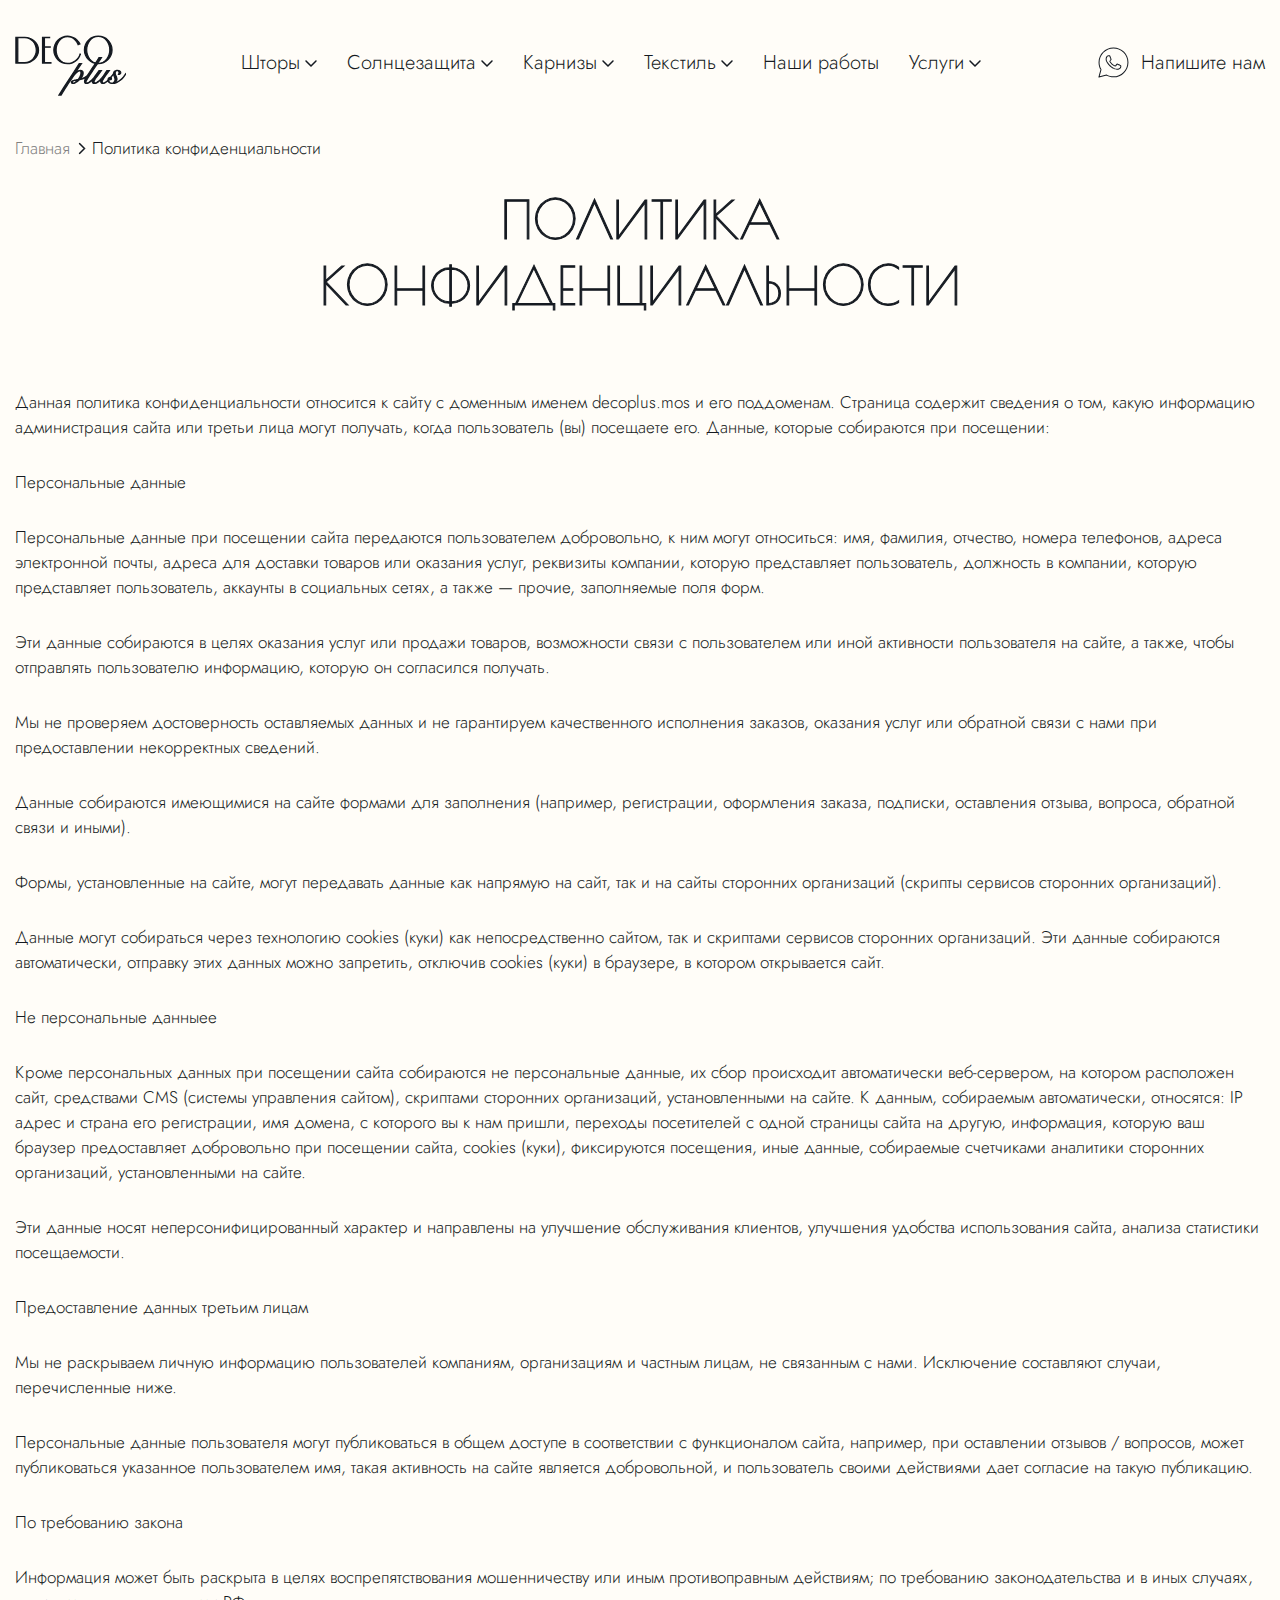
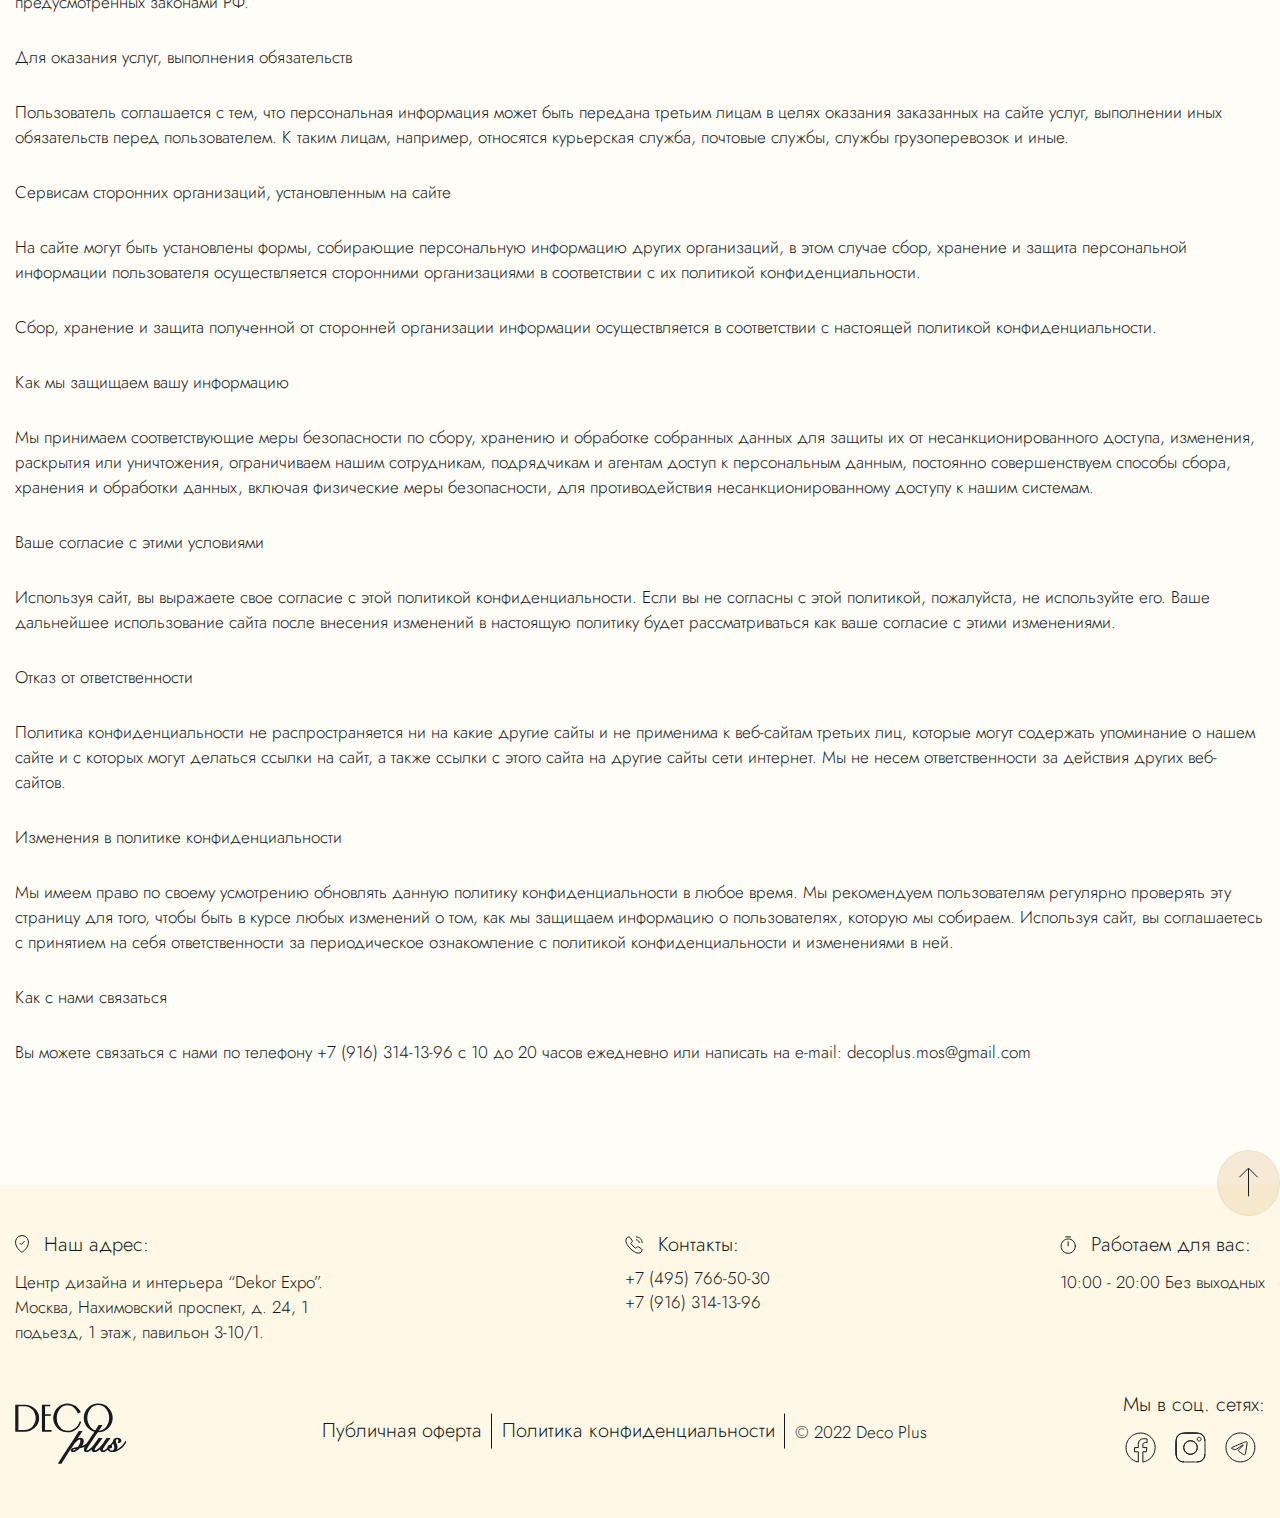
<file: conditi.html>
<!DOCTYPE html>
<html lang="ru">
  <head>
    <meta charset="UTF-8" />
    <meta http-equiv="X-UA-Compatible" content="IE=edge" />
    <meta name="viewport" content="width=device-width, initial-scale=1.0" />
    <title>Политика конфиденциальности</title>
    <link rel="stylesheet" href="css/style.css" />
    <link rel="icon" href="img/icons/favicon.png" />
    <!-- <script defer src="js/carrousel.js"></script> -->
    <!-- <script defer src="https://unpkg.com/swiper@8/swiper-bundle.min.js"></script>
    <script defer src="js/popups.js"></script>
    <script defer src="js/slider.js"></script>
    <script defer src="js/qustion.js"></script> -->
    <script defer src="js/main.js"></script>
  </head>
  <body>
    <div class="wrapper">
      <header class="header">
        <!-- header 3.3 -->
        <div class="header__wrapper">
          <div class="header__burger">
            <span></span>
            <span></span>
            <span></span>
            <span></span>
          </div>
          <div class="header__container">
            <a href="index.html" class="header__logo">
              <img src="img/icons/logo.svg" alt="logo" />
              <img src="img/icons/brownLogo.svg" alt="logo" />
            </a>
            <nav class="header__menu menu">
              <div class="menu__body">
                <div class="menu__images">
                  <img src="img/header/1.png" alt="подушка" />
                  <img src="img/header/2.png" alt="шторы" />
                  <img src="img/header/3.png" alt="шторы" />
                </div>
                <ul class="menu__list">
                  <li class="menu__item">
                    <a href="curtains.html" class="menu__link">Шторы</a>
                    <span>
                      <svg
                        width="12"
                        height="8"
                        viewBox="0 0 12 8"
                        fill="none"
                        xmlns="http://www.w3.org/2000/svg"
                      >
                        <path
                          d="M1.53033 0.46967C1.23744 0.176777 0.762563 0.176777 0.46967 0.46967C0.176777 0.762563 0.176777 1.23744 0.46967 1.53033L1.53033 0.46967ZM6 6L5.46967 6.53033L6 7.06066L6.53033 6.53033L6 6ZM11.5303 1.53033C11.8232 1.23744 11.8232 0.762563 11.5303 0.46967C11.2374 0.176777 10.7626 0.176777 10.4697 0.46967L11.5303 1.53033ZM0.46967 1.53033L5.46967 6.53033L6.53033 5.46967L1.53033 0.46967L0.46967 1.53033ZM6.53033 6.53033L11.5303 1.53033L10.4697 0.46967L5.46967 5.46967L6.53033 6.53033Z"
                          fill="#151A21"
                        />
                      </svg>
                    </span>
                    <ul class="sub-menu__list">
                      <li>
                        <a href="curtains.html" class="sub-menu__link">Тюль</a>
                      </li>
                      <li>
                        <a href="curtains.html" class="sub-menu__link">Римские</a>
                      </li>
                      <li>
                        <a href="curtains.html" class="sub-menu__link">Портьеры</a>
                      </li>
                      <li>
                        <a href="curtains.html" class="sub-menu__link">На кулиске</a>
                      </li>
                      <li>
                        <a href="curtains.html" class="sub-menu__link">На бретелях</a>
                      </li>
                      <li>
                        <a href="curtains.html" class="sub-menu__link">На люверсах</a>
                      </li>
                      <li>
                        <a href="curtains.html" class="sub-menu__link">Лондонские</a>
                      </li>
                      <li>
                        <a href="curtains.html" class="sub-menu__link">Австрийские</a>
                      </li>
                      <li>
                        <a href="curtains.html" class="sub-menu__link">Французские</a>
                      </li>
                      <li>
                        <a href="curtains.html" class="sub-menu__link">Ламбрекены</a>
                      </li>
                      <li>
                        <a href="curtains.html" class="sub-menu__link">Японсике панели</a>
                      </li>
                    </ul>
                  </li>
                  <li class="menu__item">
                    <a href="defense.html" class="menu__link">Солнцезащита</a>
                    <span>
                      <svg
                        width="12"
                        height="8"
                        viewBox="0 0 12 8"
                        fill="none"
                        xmlns="http://www.w3.org/2000/svg"
                      >
                        <path
                          d="M1.53033 0.46967C1.23744 0.176777 0.762563 0.176777 0.46967 0.46967C0.176777 0.762563 0.176777 1.23744 0.46967 1.53033L1.53033 0.46967ZM6 6L5.46967 6.53033L6 7.06066L6.53033 6.53033L6 6ZM11.5303 1.53033C11.8232 1.23744 11.8232 0.762563 11.5303 0.46967C11.2374 0.176777 10.7626 0.176777 10.4697 0.46967L11.5303 1.53033ZM0.46967 1.53033L5.46967 6.53033L6.53033 5.46967L1.53033 0.46967L0.46967 1.53033ZM6.53033 6.53033L11.5303 1.53033L10.4697 0.46967L5.46967 5.46967L6.53033 6.53033Z"
                          fill="#151A21"
                        />
                      </svg>
                    </span>
                    <ul class="sub-menu__list">
                      <li>
                        <a href="defense.html" class="sub-menu__link">Рулонные шторы</a>
                      </li>
                      <li>
                        <a href="defense.html" class="sub-menu__link">Шторы-плиссе</a>
                      </li>
                      <li>
                        <a href="defense.html" class="sub-menu__link">Жалюзи</a>
                      </li>
                    </ul>
                  </li>
                  <li class="menu__item">
                    <a href="curtain.html" class="menu__link">Карнизы</a>
                    <span>
                      <svg
                        width="12"
                        height="8"
                        viewBox="0 0 12 8"
                        fill="none"
                        xmlns="http://www.w3.org/2000/svg"
                      >
                        <path
                          d="M1.53033 0.46967C1.23744 0.176777 0.762563 0.176777 0.46967 0.46967C0.176777 0.762563 0.176777 1.23744 0.46967 1.53033L1.53033 0.46967ZM6 6L5.46967 6.53033L6 7.06066L6.53033 6.53033L6 6ZM11.5303 1.53033C11.8232 1.23744 11.8232 0.762563 11.5303 0.46967C11.2374 0.176777 10.7626 0.176777 10.4697 0.46967L11.5303 1.53033ZM0.46967 1.53033L5.46967 6.53033L6.53033 5.46967L1.53033 0.46967L0.46967 1.53033ZM6.53033 6.53033L11.5303 1.53033L10.4697 0.46967L5.46967 5.46967L6.53033 6.53033Z"
                          fill="#151A21"
                        />
                      </svg>
                    </span>
                    <ul class="sub-menu__list">
                      <li>
                        <a href="curtain.html" class="sub-menu__link">Профильные</a>
                      </li>
                      <li>
                        <a href="curtain.html" class="sub-menu__link">Декоративные</a>
                      </li>
                      <li>
                        <a href="curtain.html" class="sub-menu__link">Электро-карнизы</a>
                      </li>
                    </ul>
                  </li>
                  <li class="menu__item">
                    <a href="textile.html" class="menu__link">Текстиль</a>
                    <span>
                      <svg
                        width="12"
                        height="8"
                        viewBox="0 0 12 8"
                        fill="none"
                        xmlns="http://www.w3.org/2000/svg"
                      >
                        <path
                          d="M1.53033 0.46967C1.23744 0.176777 0.762563 0.176777 0.46967 0.46967C0.176777 0.762563 0.176777 1.23744 0.46967 1.53033L1.53033 0.46967ZM6 6L5.46967 6.53033L6 7.06066L6.53033 6.53033L6 6ZM11.5303 1.53033C11.8232 1.23744 11.8232 0.762563 11.5303 0.46967C11.2374 0.176777 10.7626 0.176777 10.4697 0.46967L11.5303 1.53033ZM0.46967 1.53033L5.46967 6.53033L6.53033 5.46967L1.53033 0.46967L0.46967 1.53033ZM6.53033 6.53033L11.5303 1.53033L10.4697 0.46967L5.46967 5.46967L6.53033 6.53033Z"
                          fill="#151A21"
                        />
                      </svg>
                    </span>
                    <ul class="sub-menu__list sub-menu__list_big">
                      <li>
                        <a href="textile.html" class="sub-menu__link">Покрывала</a>
                      </li>
                      <li>
                        <a href="textile.html" class="sub-menu__link">Декоративные подушки</a>
                      </li>
                      <li>
                        <a href="textile.html" class="sub-menu__link">Чехлы на диванные подушки</a>
                      </li>
                      <li>
                        <a href="textile.html" class="sub-menu__link">Скатерти</a>
                      </li>
                    </ul>
                  </li>
                  <li class="menu__item">
                    <a href="work.html" class="menu__link">Наши работы</a>
                  </li>
                  <li class="menu__item">
                    <a href="services.html" class="menu__link">Услуги</a>
                    <span>
                      <svg
                        width="12"
                        height="8"
                        viewBox="0 0 12 8"
                        fill="none"
                        xmlns="http://www.w3.org/2000/svg"
                      >
                        <path
                          d="M1.53033 0.46967C1.23744 0.176777 0.762563 0.176777 0.46967 0.46967C0.176777 0.762563 0.176777 1.23744 0.46967 1.53033L1.53033 0.46967ZM6 6L5.46967 6.53033L6 7.06066L6.53033 6.53033L6 6ZM11.5303 1.53033C11.8232 1.23744 11.8232 0.762563 11.5303 0.46967C11.2374 0.176777 10.7626 0.176777 10.4697 0.46967L11.5303 1.53033ZM0.46967 1.53033L5.46967 6.53033L6.53033 5.46967L1.53033 0.46967L0.46967 1.53033ZM6.53033 6.53033L11.5303 1.53033L10.4697 0.46967L5.46967 5.46967L6.53033 6.53033Z"
                          fill="#151A21"
                        />
                      </svg>
                    </span>
                    <ul class="sub-menu__list sub-menu__list_midle">
                      <li>
                        <a href="services.html" class="sub-menu__link">Дизайн штор</a>
                      </li>
                      <li>
                        <a href="services.html" class="sub-menu__link">Пошив</a>
                      </li>
                      <li>
                        <a href="services.html" class="sub-menu__link">Замеры</a>
                      </li>
                      <li>
                        <a href="services.html" class="sub-menu__link">Монтаж карнизов</a>
                      </li>
                      <li>
                        <a href="services.html" class="sub-menu__link">Навеска штор</a>
                      </li>
                      <li>
                        <a href="services.html" class="sub-menu__link">Выезд дизайнера</a>
                      </li>
                    </ul>
                  </li>
                </ul>
              </div>
            </nav>
            <a href="" class="header__whatsapp">
              <svg
                width="35"
                height="35"
                viewBox="0 0 35 35"
                fill="none"
                xmlns="http://www.w3.org/2000/svg"
              >
                <path
                  d="M2.91797 32.0827L2.43588 31.9501C2.38846 32.1224 2.43667 32.307 2.56233 32.4341C2.68798 32.5613 2.87196 32.6117 3.04488 32.5663L2.91797 32.0827ZM4.97644 24.6002L5.45853 24.7328C5.49397 24.604 5.47637 24.4663 5.40966 24.3505L4.97644 24.6002ZM3.05066 17.3822L3.55066 17.3828L3.55066 17.3812L3.05066 17.3822ZM27.7187 7.15014L27.3651 7.50364L27.366 7.50461L27.7187 7.15014ZM31.9528 17.3822L31.4528 17.3805V17.3822H31.9528ZM10.5918 30.069L10.8321 29.6306C10.72 29.5691 10.5886 29.5529 10.4649 29.5854L10.5918 30.069ZM13.885 11.3257L13.4271 11.5265L13.429 11.5308L13.885 11.3257ZM13.0768 10.7079L13.0436 11.2068C13.0547 11.2075 13.0657 11.2079 13.0768 11.2079V10.7079ZM11.4009 11.149L11.7684 11.4881L11.7692 11.4872L11.4009 11.149ZM11.6068 17.8966L12.0073 17.5973L12.0066 17.5963L11.6068 17.8966ZM17.7813 23.3508L17.5972 23.8156L17.5979 23.8159L17.7813 23.3508ZM22.118 24.2469L22.0629 23.7499L22.0623 23.75L22.118 24.2469ZM24.5582 22.527L25.0284 22.6971L25.03 22.6926L24.5582 22.527ZM24.7641 20.8072L25.1935 20.5511L25.1928 20.55L24.7641 20.8072ZM24.0731 20.3807L24.3116 19.9412C24.304 19.9371 24.2964 19.9332 24.2886 19.9295L24.0731 20.3807ZM21.6036 19.2045L21.7686 18.7325L21.7671 18.732L21.6036 19.2045ZM20.7945 19.3812L20.3786 19.1035L20.3732 19.1118L20.7945 19.3812ZM19.6485 20.7926L19.2831 20.4513C19.2797 20.4549 19.2763 20.4587 19.273 20.4624L19.6485 20.7926ZM18.8687 20.8804L19.0924 20.4332L19.0847 20.4295L18.8687 20.8804ZM15.9581 19.0874L16.2912 18.7145L16.2907 18.714L15.9581 19.0874ZM13.9436 16.5886L13.5068 16.832C13.511 16.8394 13.5153 16.8467 13.5197 16.8539L13.9436 16.5886ZM14.1056 15.8527L14.4448 16.2201C14.4493 16.2159 14.4538 16.2116 14.4582 16.2072L14.1056 15.8527ZM14.6501 15.2212L15.0296 15.5467L15.0311 15.545L14.6501 15.2212ZM15.0172 14.618L15.4527 14.8637C15.4569 14.8562 15.4609 14.8486 15.4647 14.841L15.0172 14.618ZM14.9879 13.9864L15.4351 13.7628C15.4323 13.7572 15.4294 13.7517 15.4264 13.7462L14.9879 13.9864ZM3.40006 32.2153L5.45853 24.7328L4.49435 24.4675L2.43588 31.9501L3.40006 32.2153ZM5.40966 24.3505C4.18871 22.2316 3.54753 19.8284 3.55066 17.3828L2.55066 17.3815C2.5473 20.0028 3.23455 22.5786 4.54321 24.8498L5.40966 24.3505ZM3.55066 17.3812C3.53652 9.6748 9.79534 3.41602 17.4867 3.41602V2.41602C9.24271 2.41602 2.53551 9.12326 2.55066 17.3831L3.55066 17.3812ZM17.4867 3.41602C21.2215 3.41602 24.7252 4.8629 27.3651 7.50363L28.0723 6.79664C25.2442 3.96766 21.4859 2.41602 17.4867 2.41602V3.41602ZM27.366 7.50461C28.6667 8.79854 29.6977 10.3377 30.3992 12.033L31.3232 11.6506C30.5711 9.8331 29.4658 8.18291 28.0713 6.79567L27.366 7.50461ZM30.3992 12.033C31.1007 13.7282 31.4588 15.5459 31.4528 17.3805L32.4528 17.3838C32.4593 15.4168 32.0753 13.4681 31.3232 11.6506L30.3992 12.033ZM31.4528 17.3822C31.4528 25.0736 25.1937 31.3328 17.5013 31.3328V32.3328C25.7459 32.3328 32.4528 25.626 32.4528 17.3822H31.4528ZM17.5013 31.3328C15.1592 31.3328 12.875 30.7505 10.8321 29.6306L10.3514 30.5075C12.5427 31.7088 14.9924 32.3328 17.5013 32.3328V31.3328ZM10.4649 29.5854L2.79106 31.5991L3.04488 32.5663L10.7187 30.5526L10.4649 29.5854ZM14.3429 11.1248C14.1857 10.7666 13.9875 10.508 13.7242 10.3569C13.4621 10.2065 13.2069 10.2079 13.0768 10.2079V11.2079C13.1965 11.2079 13.2131 11.2166 13.2265 11.2242C13.2388 11.2313 13.3197 11.2816 13.4271 11.5265L14.3429 11.1248ZM13.1099 10.209C12.8697 10.193 12.6163 10.1932 12.3702 10.1932V11.1932C12.6239 11.1932 12.8427 11.1934 13.0436 11.2068L13.1099 10.209ZM12.3702 10.1932C12.0226 10.1932 11.4817 10.3216 11.0325 10.8109L11.7692 11.4872C11.9955 11.2406 12.2491 11.1932 12.3702 11.1932V10.1932ZM11.0334 10.81C10.6901 11.182 9.63683 12.1757 9.63683 14.1622H10.6368C10.6368 12.5919 11.4343 11.8501 11.7684 11.4881L11.0334 10.81ZM9.63683 14.1622C9.63683 15.1641 9.99795 16.1207 10.3595 16.8344C10.7247 17.5551 11.1127 18.0713 11.207 18.1968L12.0066 17.5963C11.9242 17.4866 11.5773 17.0252 11.2516 16.3824C10.9224 15.7326 10.6368 14.9396 10.6368 14.1622H9.63683ZM11.2063 18.1959C11.2054 18.1946 11.2081 18.1984 11.2174 18.2119C11.2258 18.2241 11.2365 18.2399 11.2503 18.2603C11.2773 18.3004 11.3141 18.3551 11.3588 18.4206C11.4486 18.5522 11.5715 18.729 11.7257 18.9391C12.0339 19.3589 12.4674 19.9119 13.014 20.5047C14.102 21.6849 15.6617 23.0489 17.5972 23.8156L17.9655 22.8859C14.4527 21.4943 12.2209 17.883 12.0073 17.5973L11.2063 18.1959ZM17.5979 23.8159C19.1419 24.4247 20.104 24.6839 20.7818 24.7743C21.4771 24.867 21.872 24.7776 22.1736 24.7438L22.0623 23.75C21.7022 23.7903 21.4573 23.8555 20.914 23.783C20.3532 23.7082 19.4778 23.4823 17.9647 22.8856L17.5979 23.8159ZM22.1731 24.7438C22.6124 24.6952 23.221 24.4339 23.7406 24.1C24.2524 23.7711 24.8161 23.284 25.0284 22.6971L24.088 22.357C23.9918 22.6231 23.6659 22.9593 23.1999 23.2588C22.7417 23.5532 22.2845 23.7254 22.0629 23.7499L22.1731 24.7438ZM25.03 22.6926C25.1914 22.2324 25.2734 21.7976 25.3025 21.4501C25.3171 21.2768 25.3191 21.1176 25.3089 20.9826C25.3038 20.9153 25.2952 20.847 25.281 20.7822C25.2685 20.7251 25.2447 20.637 25.1935 20.5511L24.3347 21.0633C24.3054 21.0143 24.3009 20.9814 24.3041 20.9959C24.3056 21.0027 24.3091 21.0226 24.3117 21.058C24.3171 21.1284 24.3172 21.2329 24.306 21.3665C24.2837 21.6327 24.2188 21.9841 24.0864 22.3615L25.03 22.6926ZM25.1928 20.55C25.0724 20.3492 24.8746 20.236 24.7578 20.1721C24.6897 20.1348 24.6135 20.0967 24.5423 20.0609C24.4683 20.0236 24.3924 19.9851 24.3116 19.9412L23.8345 20.8201C23.9299 20.8719 24.0175 20.9162 24.0924 20.9539C24.1701 20.9931 24.2282 21.0222 24.2778 21.0494C24.3276 21.0766 24.3521 21.093 24.3633 21.1016C24.3738 21.1097 24.3557 21.0984 24.3354 21.0644L25.1928 20.55ZM24.2886 19.9295C24.1052 19.8419 23.5834 19.5828 23.0457 19.3213C22.5338 19.0724 21.9727 18.8039 21.7686 18.7325L21.4386 19.6765C21.5722 19.7232 22.0619 19.9549 22.6084 20.2206C23.1289 20.4738 23.673 20.7437 23.8575 20.8318L24.2886 19.9295ZM21.7671 18.732C21.6159 18.6797 21.3654 18.5904 21.1041 18.6199C20.7846 18.656 20.5507 18.8458 20.3786 19.1036L21.2104 19.6588C21.2453 19.6064 21.2633 19.5953 21.259 19.5982C21.2498 19.6047 21.2324 19.6118 21.2164 19.6136C21.2071 19.6146 21.2161 19.6116 21.2579 19.621C21.3013 19.6307 21.3562 19.648 21.4401 19.677L21.7671 18.732ZM20.3732 19.1118C20.1638 19.4395 19.4988 20.2203 19.2831 20.4513L20.0139 21.1339C20.2377 20.8943 20.9548 20.0587 21.2158 19.6505L20.3732 19.1118ZM19.273 20.4624C19.2598 20.4774 19.2497 20.4872 19.2426 20.4933C19.2356 20.4994 19.2321 20.5015 19.2322 20.5014C19.2348 20.4999 19.2442 20.4956 19.2553 20.4943C19.2642 20.4933 19.2589 20.496 19.232 20.4893C19.2037 20.4822 19.1587 20.4664 19.0923 20.4332L18.6451 21.3277C18.8587 21.4344 19.1064 21.5187 19.3718 21.4875C19.6565 21.4542 19.8677 21.3005 20.024 21.1227L19.273 20.4624ZM19.0847 20.4295C18.6811 20.2362 17.6061 19.8892 16.2912 18.7145L15.625 19.4602C17.0743 20.755 18.3223 21.1731 18.6528 21.3314L19.0847 20.4295ZM16.2907 18.714C15.2772 17.8111 14.5904 16.6796 14.3674 16.3233L13.5197 16.8539C13.7379 17.2024 14.4918 18.4507 15.6255 19.4607L16.2907 18.714ZM14.3803 16.3452C14.3523 16.295 14.3508 16.2747 14.3513 16.2791C14.3524 16.2875 14.3515 16.3042 14.3457 16.3201C14.3415 16.3317 14.3395 16.329 14.3558 16.3094C14.3734 16.2881 14.3995 16.2619 14.4448 16.2201L13.7664 15.4854C13.6759 15.5689 13.4948 15.7344 13.4061 15.9778C13.3026 16.2621 13.3521 16.5543 13.5068 16.832L14.3803 16.3452ZM14.4582 16.2072C14.638 16.0283 14.8812 15.7198 15.0296 15.5467L14.2706 14.8956C14.0658 15.1344 13.8971 15.3549 13.753 15.4983L14.4582 16.2072ZM15.0311 15.545C15.2481 15.2896 15.355 15.0369 15.4527 14.8637L14.5817 14.3723C14.414 14.6696 14.4037 14.7391 14.2691 14.8973L15.0311 15.545ZM15.4647 14.841C15.6823 14.4041 15.5558 14.0043 15.4351 13.7628L14.5407 14.21C14.5683 14.2653 14.5793 14.3046 14.5821 14.3312C14.5841 14.3513 14.5826 14.3691 14.5696 14.3951L15.4647 14.841ZM15.4264 13.7462C15.4294 13.7517 15.4188 13.7306 15.3881 13.6587C15.3616 13.5966 15.3272 13.5138 15.2864 13.4141C15.2047 13.2148 15.1007 12.9566 14.9883 12.6782C14.7656 12.1269 14.5079 11.4916 14.341 11.1206L13.429 11.5308C13.5861 11.88 13.8354 12.4942 14.061 13.0527C14.1727 13.3292 14.2781 13.5909 14.361 13.7932C14.4361 13.9764 14.5098 14.1544 14.5494 14.2267L15.4264 13.7462Z"
                  fill="#151A21"
                />
              </svg>
              <p>Напишите нам</p>
            </a>
          </div>
        </div>
      </header>
      <main class="main">
        <section class="public">
          <div class="public__container">
            <div class="public__navation navigation">
              <a href="index.html" class="navigation__item">Главная</a>
              <div class="navigation__arrow">
                <svg
                  width="12"
                  height="8"
                  viewBox="0 0 12 8"
                  fill="none"
                  xmlns="http://www.w3.org/2000/svg"
                >
                  <path
                    d="M1.53033 0.46967C1.23744 0.176777 0.762563 0.176777 0.46967 0.46967C0.176777 0.762563 0.176777 1.23744 0.46967 1.53033L1.53033 0.46967ZM6 6L5.46967 6.53033L6 7.06066L6.53033 6.53033L6 6ZM11.5303 1.53033C11.8232 1.23744 11.8232 0.762563 11.5303 0.46967C11.2374 0.176777 10.7626 0.176777 10.4697 0.46967L11.5303 1.53033ZM0.46967 1.53033L5.46967 6.53033L6.53033 5.46967L1.53033 0.46967L0.46967 1.53033ZM6.53033 6.53033L11.5303 1.53033L10.4697 0.46967L5.46967 5.46967L6.53033 6.53033Z"
                    fill="#151A21"
                  />
                </svg>
              </div>
              <div class="navigation__item active">Политика конфиденциальности</div>
            </div>
            <h1 class="public__title _title">политика <br />конфиденциальности</h1>
            <div class="public__body">
              <p class="public__item _text">
                Данная политика конфиденциальности относится к сайту с доменным именем decoplus.mos
                и его поддоменам. Страница содержит сведения о том, какую информацию администрация
                сайта или третьи лица могут получать, когда пользователь (вы) посещаете его. Данные,
                которые собираются при посещении:
              </p>
              <p class="public__item _text">Персональные данные</p>
              <p class="public__item _text">
                Персональные данные при посещении сайта передаются пользователем добровольно, к ним
                могут относиться: имя, фамилия, отчество, номера телефонов, адреса электронной
                почты, адреса для доставки товаров или оказания услуг, реквизиты компании, которую
                представляет пользователь, должность в компании, которую представляет пользователь,
                аккаунты в социальных сетях, а также — прочие, заполняемые поля форм.
              </p>
              <p class="public__item _text">
                Эти данные собираются в целях оказания услуг или продажи товаров, возможности связи
                с пользователем или иной активности пользователя на сайте, а также, чтобы отправлять
                пользователю информацию, которую он согласился получать.
              </p>
              <p class="public__item _text">
                Мы не проверяем достоверность оставляемых данных и не гарантируем качественного
                исполнения заказов, оказания услуг или обратной связи с нами при предоставлении
                некорректных сведений.
              </p>
              <p class="public__item _text">
                Данные собираются имеющимися на сайте формами для заполнения (например, регистрации,
                оформления заказа, подписки, оставления отзыва, вопроса, обратной связи и иными).
              </p>
              <p class="public__item _text">
                Формы, установленные на сайте, могут передавать данные как напрямую на сайт, так и
                на сайты сторонних организаций (скрипты сервисов сторонних организаций).
              </p>
              <p class="public__item _text">
                Данные могут собираться через технологию cookies (куки) как непосредственно сайтом,
                так и скриптами сервисов сторонних организаций. Эти данные собираются автоматически,
                отправку этих данных можно запретить, отключив cookies (куки) в браузере, в котором
                открывается сайт.
              </p>
              <p class="public__item _text">Не персональные данныее</p>
              <p class="public__item _text">
                Кроме персональных данных при посещении сайта собираются не персональные данные, их
                сбор происходит автоматически веб-сервером, на котором расположен сайт, средствами
                CMS (системы управления сайтом), скриптами сторонних организаций, установленными на
                сайте. К данным, собираемым автоматически, относятся: IP адрес и страна его
                регистрации, имя домена, с которого вы к нам пришли, переходы посетителей с одной
                страницы сайта на другую, информация, которую ваш браузер предоставляет добровольно
                при посещении сайта, cookies (куки), фиксируются посещения, иные данные, собираемые
                счетчиками аналитики сторонних организаций, установленными на сайте.
              </p>
              <p class="public__item _text">
                Эти данные носят неперсонифицированный характер и направлены на улучшение
                обслуживания клиентов, улучшения удобства использования сайта, анализа статистики
                посещаемости.
              </p>
              <p class="public__item _text">Предоставление данных третьим лицам</p>
              <p class="public__item _text">
                Мы не раскрываем личную информацию пользователей компаниям, организациям и частным
                лицам, не связанным с нами. Исключение составляют случаи, перечисленные ниже.
              </p>
              <p class="public__item _text">
                Персональные данные пользователя могут публиковаться в общем доступе в соответствии
                с функционалом сайта, например, при оставлении отзывов / вопросов, может
                публиковаться указанное пользователем имя, такая активность на сайте является
                добровольной, и пользователь своими действиями дает согласие на такую публикацию.
              </p>
              <p class="public__item _text">По требованию закона</p>
              <p class="public__item _text">
                Информация может быть раскрыта в целях воспрепятствования мошенничеству или иным
                противоправным действиям; по требованию законодательства и в иных случаях,
                предусмотренных законами РФ.
              </p>
              <p class="public__item _text">Для оказания услуг, выполнения обязательств</p>
              <p class="public__item _text">
                Пользователь соглашается с тем, что персональная информация может быть передана
                третьим лицам в целях оказания заказанных на сайте услуг, выполнении иных
                обязательств перед пользователем. К таким лицам, например, относятся курьерская
                служба, почтовые службы, службы грузоперевозок и иные.
              </p>
              <p class="public__item _text">
                Сервисам сторонних организаций, установленным на сайте
              </p>
              <p class="public__item _text">
                На сайте могут быть установлены формы, собирающие персональную информацию других
                организаций, в этом случае сбор, хранение и защита персональной информации
                пользователя осуществляется сторонними организациями в соответствии с их политикой
                конфиденциальности.
              </p>
              <p class="public__item _text">
                Сбор, хранение и защита полученной от сторонней организации информации
                осуществляется в соответствии с настоящей политикой конфиденциальности.
              </p>
              <p class="public__item _text">Как мы защищаем вашу информацию</p>
              <p class="public__item _text">
                Мы принимаем соответствующие меры безопасности по сбору, хранению и обработке
                собранных данных для защиты их от несанкционированного доступа, изменения, раскрытия
                или уничтожения, ограничиваем нашим сотрудникам, подрядчикам и агентам доступ к
                персональным данным, постоянно совершенствуем способы сбора, хранения и обработки
                данных, включая физические меры безопасности, для противодействия
                несанкционированному доступу к нашим системам.
              </p>
              <p class="public__item _text">Ваше согласие с этими условиями</p>
              <p class="public__item _text">
                Используя сайт, вы выражаете свое согласие с этой политикой конфиденциальности. Если
                вы не согласны с этой политикой, пожалуйста, не используйте его. Ваше дальнейшее
                использование сайта после внесения изменений в настоящую политику будет
                рассматриваться как ваше согласие с этими изменениями.
              </p>
              <p class="public__item _text">Отказ от ответственности</p>
              <p class="public__item _text">
                Политика конфиденциальности не распространяется ни на какие другие сайты и не
                применима к веб-сайтам третьих лиц, которые могут содержать упоминание о нашем сайте
                и с которых могут делаться ссылки на сайт, а также ссылки с этого сайта на другие
                сайты сети интернет. Мы не несем ответственности за действия других веб-сайтов.
              </p>
              <p class="public__item _text">Изменения в политике конфиденциальности</p>
              <p class="public__item _text">
                Мы имеем право по своему усмотрению обновлять данную политику конфиденциальности в
                любое время. Мы рекомендуем пользователям регулярно проверять эту страницу для того,
                чтобы быть в курсе любых изменений о том, как мы защищаем информацию о
                пользователях, которую мы собираем. Используя сайт, вы соглашаетесь с принятием на
                себя ответственности за периодическое ознакомление с политикой конфиденциальности и
                изменениями в ней.
              </p>
              <p class="public__item _text">Как с нами связаться</p>
              <p class="public__item _text">
                Вы можете связаться с нами по телефону +7 (916) 314-13-96 с 10 до 20 часов ежедневно
                или написать на e-mail: decoplus.mos@gmail.com
              </p>
            </div>
          </div>
        </section>
      </main>
      <footer class="footer">
        <!-- footer 3.3 -->
        <div class="footer__container footer_dc">
          <div class="footer__up">
            <svg
              width="35"
              height="35"
              viewBox="0 0 35 35"
              fill="none"
              xmlns="http://www.w3.org/2000/svg"
            >
              <path
                d="M26.3516 12.957L17.4995 4.10495L8.6474 12.957"
                stroke="#151A21"
                stroke-miterlimit="10"
                stroke-linecap="round"
                stroke-linejoin="round"
              />
              <path
                d="M17.5 31.8965V4.89648"
                stroke="#151A21"
                stroke-miterlimit="10"
                stroke-linecap="round"
                stroke-linejoin="round"
              />
            </svg>
          </div>
          <div class="footer__head">
            <div class="footer__item">
              <div class="footer__title">
                <svg
                  width="14"
                  height="19"
                  viewBox="0 0 14 19"
                  fill="none"
                  xmlns="http://www.w3.org/2000/svg"
                >
                  <path
                    d="M0.740876 5.66299C2.21219 -1.11945 11.7944 -1.11161 13.2583 5.67083C14.1172 9.64944 11.7571 13.0172 9.68829 15.1005C8.93799 15.8598 6.9998 17.4187 6.9998 17.4187C6.9998 17.4187 5.05804 15.8604 4.30341 15.1005C2.24207 13.0172 -0.118016 9.64161 0.740876 5.66299Z"
                    stroke="#151A21"
                  />
                  <path
                    d="M5.04004 8.37507L6.19064 9.56808L9.25891 6.38672"
                    stroke="#151A21"
                    stroke-linecap="round"
                    stroke-linejoin="round"
                  />
                </svg>
                <p>Наш адрес:</p>
              </div>
              <div class="footer__paragraph">
                Центр дизайна и интерьера “Dekor Expo”. Москва, Нахимовский проспект, д. 24, 1
                подьезд, 1 этаж, павильон 3-10/1.
              </div>
            </div>
            <div class="footer__item">
              <div class="footer__title">
                <svg
                  width="18"
                  height="18"
                  viewBox="0 0 18 18"
                  fill="none"
                  xmlns="http://www.w3.org/2000/svg"
                >
                  <path
                    d="M17.0761 14.1277C17.0761 14.4193 17.0113 14.719 16.8736 15.0106C16.7359 15.3022 16.5577 15.5776 16.3228 15.8368C15.9259 16.2742 15.4885 16.5901 14.9944 16.7926C14.5084 16.9951 13.9819 17.1004 13.4149 17.1004C12.5887 17.1004 11.7058 16.906 10.7743 16.5091C9.84279 16.1122 8.91129 15.5776 7.98789 14.9053C7.05639 14.2249 6.17349 13.4716 5.33109 12.6373C4.49679 11.7949 3.74349 10.912 3.07119 9.98859C2.40699 9.06519 1.87239 8.14179 1.48359 7.22649C1.09479 6.30309 0.900391 5.42019 0.900391 4.57779C0.900391 4.02699 0.997591 3.50049 1.19199 3.01449C1.38639 2.52039 1.69419 2.06679 2.12349 1.66179C2.64189 1.15149 3.20889 0.900391 3.80829 0.900391C4.03509 0.900391 4.26189 0.948991 4.46439 1.04619C4.67499 1.14339 4.86129 1.28919 5.00709 1.49979L6.88629 4.14849C7.03209 4.35099 7.13739 4.53729 7.21029 4.71549C7.28319 4.88559 7.32369 5.05569 7.32369 5.20959C7.32369 5.40399 7.26699 5.59839 7.15359 5.78469C7.04829 5.97099 6.89439 6.16539 6.69999 6.35979L6.08439 6.99969C5.99529 7.08879 5.95479 7.19409 5.95479 7.32369C5.95479 7.38849 5.96289 7.44519 5.97909 7.50999C6.00339 7.57479 6.02769 7.62339 6.04389 7.67199C6.18969 7.93929 6.44079 8.28759 6.79719 8.70879C7.16169 9.12999 7.55049 9.55929 7.97169 9.98859C8.40909 10.4179 8.83029 10.8148 9.25959 11.1793C9.68079 11.5357 10.0291 11.7787 10.3045 11.9245C10.345 11.9407 10.3936 11.965 10.4503 11.9893C10.5151 12.0136 10.5799 12.0217 10.6528 12.0217C10.7905 12.0217 10.8958 11.9731 10.9849 11.884L11.6005 11.2765C11.803 11.074 11.9974 10.9201 12.1837 10.8229C12.37 10.7095 12.5563 10.6528 12.7588 10.6528C12.9127 10.6528 13.0747 10.6852 13.2529 10.7581C13.4311 10.831 13.6174 10.9363 13.8199 11.074L16.501 12.9775C16.7116 13.1233 16.8574 13.2934 16.9465 13.4959C17.0275 13.6984 17.0761 13.9009 17.0761 14.1277Z"
                    stroke="#151A21"
                    stroke-miterlimit="10"
                  />
                  <path
                    d="M14.2647 6.56938C14.2647 6.08337 13.884 5.33818 13.317 4.73068C12.7986 4.17178 12.1101 3.73438 11.4297 3.73438"
                    stroke="#151A21"
                    stroke-linecap="round"
                    stroke-linejoin="round"
                  />
                  <path
                    d="M17.0997 6.57039C17.0997 3.43569 14.5644 0.900391 11.4297 0.900391"
                    stroke="#151A21"
                    stroke-linecap="round"
                    stroke-linejoin="round"
                  />
                </svg>
                <p><a href="contacts.html">Контакты:</a></p>
              </div>
              <div class="footer__phones">
                <a href="tel:+7 (495) 766-50-30" class="footer__phone">+7 (495) 766-50-30</a>
                <a href="tel:+7 (916) 314-13-96" class="footer__phone">+7 (916) 314-13-96</a>
              </div>
            </div>
            <div class="footer__item">
              <div class="footer__title">
                <svg
                  width="16"
                  height="18"
                  viewBox="0 0 16 18"
                  fill="none"
                  xmlns="http://www.w3.org/2000/svg"
                >
                  <path
                    d="M15.3335 10.1258C15.3335 14.1002 12.1478 17.3258 8.22244 17.3258C4.29711 17.3258 1.11133 14.1002 1.11133 10.1258C1.11133 6.15138 4.29711 2.92578 8.22244 2.92578C12.1478 2.92578 15.3335 6.15138 15.3335 10.1258Z"
                    stroke="#151A21"
                    stroke-linecap="round"
                    stroke-linejoin="round"
                  />
                  <path
                    d="M8.11133 5.75977V9.80977"
                    stroke="#151A21"
                    stroke-linecap="round"
                    stroke-linejoin="round"
                  />
                  <path
                    d="M5.71191 0.900391H10.5119"
                    stroke="#151A21"
                    stroke-miterlimit="10"
                    stroke-linecap="round"
                    stroke-linejoin="round"
                  />
                </svg>
                <p>Работаем для вас:</p>
              </div>
              <div class="footer__paragraph">10:00 - 20:00 Без выходных</div>
            </div>
          </div>
          <div class="footer__body">
            <a href="index.html" class="footer__logo">
              <img src="img/icons/logo.svg" alt="logo" />
              <img src="img/icons/brownLogo.svg" alt="logo" />
            </a>
            <div class="footer__links">
              <a href="public.html" class="footer__link">Публичная оферта</a>
              <a href="conditi.html" class="footer__link">Политика конфиденциальности</a>
              <div class="footer__copy">© 2022 Deco Plus</div>
            </div>
            <div class="footer__media">
              <div class="footer__title">Мы в соц. сетях:</div>
              <div class="footer__socials">
                <a href="" class="footer__social">
                  <svg
                    width="35"
                    height="35"
                    viewBox="0 0 35 35"
                    fill="none"
                    xmlns="http://www.w3.org/2000/svg"
                  >
                    <path
                      d="M32.1772 17.5886C32.1772 9.53154 25.6457 3 17.5886 3C9.53154 3 3 9.53154 3 17.5886C3 24.8702 8.33484 30.9056 15.3091 32V21.8056H11.605V17.5886H15.3091V14.3746C15.3091 10.7183 17.4871 8.69868 20.8195 8.69868C22.4156 8.69868 24.0851 8.98361 24.0851 8.98361V12.5738H22.2455C20.4332 12.5738 19.8681 13.6983 19.8681 14.852V17.5886H23.9141L23.2673 21.8056H19.8681V32C26.8424 30.9056 32.1772 24.8702 32.1772 17.5886Z"
                      stroke="#151A21"
                      stroke-linejoin="round"
                    />
                  </svg>
                </a>
                <a href="" class="footer__social">
                  <svg
                    width="35"
                    height="35"
                    viewBox="0 0 35 35"
                    fill="none"
                    xmlns="http://www.w3.org/2000/svg"
                  >
                    <path
                      d="M3.09417 11.005C3.16556 9.44509 3.4098 8.43905 3.74011 7.58508L3.74455 7.57328C4.07188 6.70429 4.58464 5.91707 5.24715 5.26641L5.25644 5.25728L5.26557 5.24798C5.91678 4.58462 6.70427 4.07237 7.5725 3.74591L7.58748 3.74018C8.43949 3.40884 9.44357 3.16551 11.0048 3.09413M3.09417 11.005C3.01912 12.6716 3 13.1883 3 17.5096C3 21.8319 3.01807 22.3473 3.09413 24.0144M3.09417 11.005L3.09417 11.4254M3.74591 27.4466C4.07237 28.3148 4.58462 29.1023 5.24798 29.7535L5.25727 29.7627L5.26638 29.7719C5.91708 30.4345 6.70432 30.9472 7.57332 31.2746L7.58629 31.2795C8.43909 31.6102 9.44365 31.8536 11.0048 31.925M3.74591 27.4466L3.74018 27.4316C3.40884 26.5796 3.16551 25.5755 3.09413 24.0144M3.74591 27.4466L3.72634 27.3436M3.09413 24.0144L3.11969 24.149M3.09413 24.0144L3.09413 23.5929M3.72634 27.3436L3.11969 24.149M3.72634 27.3436C3.46869 26.6629 3.20338 25.7132 3.11969 24.149M3.72634 27.3436C3.73538 27.3674 3.74441 27.391 3.75342 27.4142C4.08017 28.2951 4.59788 29.0926 5.26935 29.7497C5.92612 30.421 6.7234 30.9386 7.60396 31.2654C8.31062 31.5406 9.30636 31.8283 11.0045 31.9061C12.7183 31.9841 13.2477 32 17.5096 32C21.7714 32 22.3013 31.9841 24.015 31.9061C25.7153 31.8282 26.7099 31.5389 27.414 31.2658C28.2951 30.9392 29.0928 30.4214 29.7498 29.7496C30.4211 29.0929 30.9387 28.2956 31.2654 27.4151C31.5406 26.7085 31.8283 25.7127 31.9061 24.0146C31.9841 22.3009 32 21.7703 32 17.5096C32 13.2488 31.9841 12.7178 31.9061 11.0041C31.8277 9.29493 31.5359 8.29889 31.2615 7.59409C30.9028 6.66808 30.4479 5.96773 29.7487 5.26852C29.0509 4.57209 28.3524 4.11695 27.4257 3.75788C26.7184 3.48135 25.7217 3.19126 24.015 3.11305C23.8666 3.10629 23.7271 3.1 23.5932 3.09415M3.11969 24.149C3.11733 24.1048 3.11511 24.0602 3.11305 24.015C3.10629 23.8665 3.09999 23.7269 3.09413 23.5929M11.0048 3.09413C12.6718 3.01807 13.1883 3 17.5096 3C21.8308 3 22.347 3.01911 24.0137 3.09415M11.0048 3.09413L11.4262 3.09413M24.0137 3.09415L23.5932 3.09415M24.0137 3.09415C25.5738 3.16551 26.58 3.40972 27.4341 3.74006L27.4458 3.74455C28.3148 4.07188 29.102 4.58464 29.7527 5.24715L29.7617 5.25635L29.771 5.26539C30.4336 5.91611 30.9463 6.70354 31.2733 7.57277L31.2789 7.58748C31.6103 8.4395 31.8536 9.44357 31.925 11.0048M11.4262 3.09413L23.5932 3.09415M11.4262 3.09413C12.8379 3.03241 13.6181 3.01912 17.5096 3.01912C21.4014 3.01912 22.1814 3.03241 23.5932 3.09415M11.4262 3.09413C11.2923 3.09999 11.1526 3.10629 11.0041 3.11305C9.30379 3.19097 8.30923 3.48024 7.60507 3.75336C6.7207 4.08119 5.92032 4.60166 5.26193 5.27706C4.56925 5.97259 4.11585 6.66959 3.75793 7.59329C3.48138 8.3006 3.19124 9.29779 3.11303 11.0045C3.10629 11.1526 3.10001 11.2918 3.09417 11.4254M31.925 24.0144C31.8536 25.5755 31.6103 26.5801 31.2795 27.4329L31.2746 27.4458C30.9472 28.3148 30.4345 29.102 29.772 29.7527L29.7627 29.7618L29.7535 29.7711C29.1023 30.4345 28.3149 30.9468 27.4466 31.2732L27.4316 31.2789C26.5796 31.6103 25.5755 31.8536 24.0144 31.925M3.09413 23.5929C3.03241 22.1812 3.01912 21.401 3.01912 17.5096C3.01912 13.6169 3.0324 12.8378 3.09417 11.4254M3.09413 23.5929L3.09417 11.4254M14.9289 23.7397C15.7471 24.0786 16.624 24.2531 17.5096 24.2531C19.2981 24.2531 21.0133 23.5426 22.2779 22.2779C23.5426 21.0133 24.2531 19.298 24.2531 17.5096C24.2531 15.7211 23.5426 14.0058 22.2779 12.7412C21.0133 11.4765 19.2981 10.7661 17.5096 10.7661C16.624 10.7661 15.7471 10.9405 14.9289 11.2794C14.1108 11.6183 13.3674 12.115 12.7412 12.7412C12.115 13.3674 11.6183 14.1108 11.2794 14.9289C10.9405 15.7471 10.7661 16.624 10.7661 17.5096C10.7661 18.3951 10.9405 19.272 11.2794 20.0902C11.6183 20.9084 12.115 21.6517 12.7412 22.2779C13.3674 22.9041 14.1108 23.4009 14.9289 23.7397ZM12.7262 12.7262C13.9948 11.4575 15.7154 10.7448 17.5096 10.7448C19.3037 10.7448 21.0243 11.4575 22.293 12.7262C23.5616 13.9948 24.2743 15.7154 24.2743 17.5096C24.2743 19.3037 23.5616 21.0243 22.293 22.293C21.0243 23.5616 19.3037 24.2743 17.5096 24.2743C15.7154 24.2743 13.9948 23.5616 12.7262 22.293C11.4575 21.0243 10.7448 19.3037 10.7448 17.5096C10.7448 15.7154 11.4575 13.9948 12.7262 12.7262ZM28.0835 9.16982C28.0835 9.68333 27.8795 10.1758 27.5164 10.5389C27.1533 10.902 26.6608 11.106 26.1473 11.106C25.6338 11.106 25.1413 10.902 24.7782 10.5389C24.4151 10.1758 24.2111 9.68333 24.2111 9.16982C24.2111 8.6563 24.4151 8.16382 24.7782 7.80072C25.1413 7.43761 25.6338 7.23361 26.1473 7.23361C26.6608 7.23361 27.1533 7.43761 27.5164 7.80072C27.8795 8.16382 28.0835 8.6563 28.0835 9.16982Z"
                      stroke="#151A21"
                      stroke-linejoin="round"
                    />
                  </svg>
                </a>
                <a href="" class="footer__social">
                  <svg
                    width="35"
                    height="35"
                    viewBox="0 0 35 35"
                    fill="none"
                    xmlns="http://www.w3.org/2000/svg"
                  >
                    <path
                      fill-rule="evenodd"
                      clip-rule="evenodd"
                      d="M31.9102 17.416C31.9102 25.4241 25.4183 31.916 17.4102 31.916C9.40203 31.916 2.91016 25.4241 2.91016 17.416C2.91016 9.40789 9.40203 2.91602 17.4102 2.91602C25.4183 2.91602 31.9102 9.40789 31.9102 17.416ZM17.9298 13.6206C16.5194 14.2072 13.7007 15.4213 9.47368 17.263C8.78727 17.5359 8.4277 17.803 8.39497 18.0641C8.33965 18.5053 8.89225 18.6791 9.64476 18.9157C9.74712 18.9479 9.85317 18.9813 9.9619 19.0166C10.7022 19.2573 11.6981 19.5388 12.2159 19.55C12.6855 19.5601 13.2096 19.3665 13.7883 18.9691C17.7378 16.3031 19.7765 14.9556 19.9045 14.9266C19.9948 14.9061 20.1199 14.8803 20.2047 14.9557C20.2895 15.031 20.2812 15.1737 20.2722 15.212C20.2175 15.4454 18.0483 17.4621 16.9257 18.5057C16.5758 18.831 16.3276 19.0618 16.2768 19.1145C16.1631 19.2326 16.0473 19.3443 15.9359 19.4516C15.2482 20.1146 14.7324 20.6119 15.9645 21.4238C16.5566 21.814 17.0304 22.1367 17.5031 22.4586C18.0193 22.8101 18.5342 23.1608 19.2004 23.5975C19.3701 23.7087 19.5322 23.8243 19.6901 23.9368C20.2909 24.3651 20.8306 24.7499 21.4974 24.6885C21.8849 24.6529 22.2851 24.2886 22.4884 23.202C22.9687 20.634 23.9129 15.07 24.1312 12.7772C24.1503 12.5763 24.1262 12.3192 24.1069 12.2064C24.0876 12.0935 24.0472 11.9327 23.9005 11.8137C23.7268 11.6727 23.4586 11.643 23.3387 11.645C22.7933 11.6547 21.9566 11.9457 17.9298 13.6206Z"
                      stroke="#151A21"
                      stroke-linejoin="round"
                    />
                  </svg>
                </a>
              </div>
            </div>
          </div>
        </div>

        <div class="footer__container footer-tablet">
          <div class="footer__up">
            <svg
              width="35"
              height="35"
              viewBox="0 0 35 35"
              fill="none"
              xmlns="http://www.w3.org/2000/svg"
            >
              <path
                d="M26.3516 12.957L17.4995 4.10495L8.6474 12.957"
                stroke="#151A21"
                stroke-miterlimit="10"
                stroke-linecap="round"
                stroke-linejoin="round"
              />
              <path
                d="M17.5 31.8965V4.89648"
                stroke="#151A21"
                stroke-miterlimit="10"
                stroke-linecap="round"
                stroke-linejoin="round"
              />
            </svg>
          </div>
          <div class="footer-tablet__head">
            <a href="index.html" class="footer__logo">
              <img src="img/icons/logo.svg" alt="logo" />
              <img src="img/icons/brownLogo.svg" alt="logo" />
            </a>
            <div class="footer__media">
              <div class="footer__title">Мы в соц. сетях:</div>
              <div class="footer__socials">
                <a href="" class="footer__social">
                  <svg
                    width="35"
                    height="35"
                    viewBox="0 0 35 35"
                    fill="none"
                    xmlns="http://www.w3.org/2000/svg"
                  >
                    <path
                      d="M32.1772 17.5886C32.1772 9.53154 25.6457 3 17.5886 3C9.53154 3 3 9.53154 3 17.5886C3 24.8702 8.33484 30.9056 15.3091 32V21.8056H11.605V17.5886H15.3091V14.3746C15.3091 10.7183 17.4871 8.69868 20.8195 8.69868C22.4156 8.69868 24.0851 8.98361 24.0851 8.98361V12.5738H22.2455C20.4332 12.5738 19.8681 13.6983 19.8681 14.852V17.5886H23.9141L23.2673 21.8056H19.8681V32C26.8424 30.9056 32.1772 24.8702 32.1772 17.5886Z"
                      stroke="#151A21"
                      stroke-linejoin="round"
                    />
                  </svg>
                </a>
                <a href="" class="footer__social">
                  <svg
                    width="35"
                    height="35"
                    viewBox="0 0 35 35"
                    fill="none"
                    xmlns="http://www.w3.org/2000/svg"
                  >
                    <path
                      d="M3.09417 11.005C3.16556 9.44509 3.4098 8.43905 3.74011 7.58508L3.74455 7.57328C4.07188 6.70429 4.58464 5.91707 5.24715 5.26641L5.25644 5.25728L5.26557 5.24798C5.91678 4.58462 6.70427 4.07237 7.5725 3.74591L7.58748 3.74018C8.43949 3.40884 9.44357 3.16551 11.0048 3.09413M3.09417 11.005C3.01912 12.6716 3 13.1883 3 17.5096C3 21.8319 3.01807 22.3473 3.09413 24.0144M3.09417 11.005L3.09417 11.4254M3.74591 27.4466C4.07237 28.3148 4.58462 29.1023 5.24798 29.7535L5.25727 29.7627L5.26638 29.7719C5.91708 30.4345 6.70432 30.9472 7.57332 31.2746L7.58629 31.2795C8.43909 31.6102 9.44365 31.8536 11.0048 31.925M3.74591 27.4466L3.74018 27.4316C3.40884 26.5796 3.16551 25.5755 3.09413 24.0144M3.74591 27.4466L3.72634 27.3436M3.09413 24.0144L3.11969 24.149M3.09413 24.0144L3.09413 23.5929M3.72634 27.3436L3.11969 24.149M3.72634 27.3436C3.46869 26.6629 3.20338 25.7132 3.11969 24.149M3.72634 27.3436C3.73538 27.3674 3.74441 27.391 3.75342 27.4142C4.08017 28.2951 4.59788 29.0926 5.26935 29.7497C5.92612 30.421 6.7234 30.9386 7.60396 31.2654C8.31062 31.5406 9.30636 31.8283 11.0045 31.9061C12.7183 31.9841 13.2477 32 17.5096 32C21.7714 32 22.3013 31.9841 24.015 31.9061C25.7153 31.8282 26.7099 31.5389 27.414 31.2658C28.2951 30.9392 29.0928 30.4214 29.7498 29.7496C30.4211 29.0929 30.9387 28.2956 31.2654 27.4151C31.5406 26.7085 31.8283 25.7127 31.9061 24.0146C31.9841 22.3009 32 21.7703 32 17.5096C32 13.2488 31.9841 12.7178 31.9061 11.0041C31.8277 9.29493 31.5359 8.29889 31.2615 7.59409C30.9028 6.66808 30.4479 5.96773 29.7487 5.26852C29.0509 4.57209 28.3524 4.11695 27.4257 3.75788C26.7184 3.48135 25.7217 3.19126 24.015 3.11305C23.8666 3.10629 23.7271 3.1 23.5932 3.09415M3.11969 24.149C3.11733 24.1048 3.11511 24.0602 3.11305 24.015C3.10629 23.8665 3.09999 23.7269 3.09413 23.5929M11.0048 3.09413C12.6718 3.01807 13.1883 3 17.5096 3C21.8308 3 22.347 3.01911 24.0137 3.09415M11.0048 3.09413L11.4262 3.09413M24.0137 3.09415L23.5932 3.09415M24.0137 3.09415C25.5738 3.16551 26.58 3.40972 27.4341 3.74006L27.4458 3.74455C28.3148 4.07188 29.102 4.58464 29.7527 5.24715L29.7617 5.25635L29.771 5.26539C30.4336 5.91611 30.9463 6.70354 31.2733 7.57277L31.2789 7.58748C31.6103 8.4395 31.8536 9.44357 31.925 11.0048M11.4262 3.09413L23.5932 3.09415M11.4262 3.09413C12.8379 3.03241 13.6181 3.01912 17.5096 3.01912C21.4014 3.01912 22.1814 3.03241 23.5932 3.09415M11.4262 3.09413C11.2923 3.09999 11.1526 3.10629 11.0041 3.11305C9.30379 3.19097 8.30923 3.48024 7.60507 3.75336C6.7207 4.08119 5.92032 4.60166 5.26193 5.27706C4.56925 5.97259 4.11585 6.66959 3.75793 7.59329C3.48138 8.3006 3.19124 9.29779 3.11303 11.0045C3.10629 11.1526 3.10001 11.2918 3.09417 11.4254M31.925 24.0144C31.8536 25.5755 31.6103 26.5801 31.2795 27.4329L31.2746 27.4458C30.9472 28.3148 30.4345 29.102 29.772 29.7527L29.7627 29.7618L29.7535 29.7711C29.1023 30.4345 28.3149 30.9468 27.4466 31.2732L27.4316 31.2789C26.5796 31.6103 25.5755 31.8536 24.0144 31.925M3.09413 23.5929C3.03241 22.1812 3.01912 21.401 3.01912 17.5096C3.01912 13.6169 3.0324 12.8378 3.09417 11.4254M3.09413 23.5929L3.09417 11.4254M14.9289 23.7397C15.7471 24.0786 16.624 24.2531 17.5096 24.2531C19.2981 24.2531 21.0133 23.5426 22.2779 22.2779C23.5426 21.0133 24.2531 19.298 24.2531 17.5096C24.2531 15.7211 23.5426 14.0058 22.2779 12.7412C21.0133 11.4765 19.2981 10.7661 17.5096 10.7661C16.624 10.7661 15.7471 10.9405 14.9289 11.2794C14.1108 11.6183 13.3674 12.115 12.7412 12.7412C12.115 13.3674 11.6183 14.1108 11.2794 14.9289C10.9405 15.7471 10.7661 16.624 10.7661 17.5096C10.7661 18.3951 10.9405 19.272 11.2794 20.0902C11.6183 20.9084 12.115 21.6517 12.7412 22.2779C13.3674 22.9041 14.1108 23.4009 14.9289 23.7397ZM12.7262 12.7262C13.9948 11.4575 15.7154 10.7448 17.5096 10.7448C19.3037 10.7448 21.0243 11.4575 22.293 12.7262C23.5616 13.9948 24.2743 15.7154 24.2743 17.5096C24.2743 19.3037 23.5616 21.0243 22.293 22.293C21.0243 23.5616 19.3037 24.2743 17.5096 24.2743C15.7154 24.2743 13.9948 23.5616 12.7262 22.293C11.4575 21.0243 10.7448 19.3037 10.7448 17.5096C10.7448 15.7154 11.4575 13.9948 12.7262 12.7262ZM28.0835 9.16982C28.0835 9.68333 27.8795 10.1758 27.5164 10.5389C27.1533 10.902 26.6608 11.106 26.1473 11.106C25.6338 11.106 25.1413 10.902 24.7782 10.5389C24.4151 10.1758 24.2111 9.68333 24.2111 9.16982C24.2111 8.6563 24.4151 8.16382 24.7782 7.80072C25.1413 7.43761 25.6338 7.23361 26.1473 7.23361C26.6608 7.23361 27.1533 7.43761 27.5164 7.80072C27.8795 8.16382 28.0835 8.6563 28.0835 9.16982Z"
                      stroke="#151A21"
                      stroke-linejoin="round"
                    />
                  </svg>
                </a>
                <a href="" class="footer__social">
                  <svg
                    width="35"
                    height="35"
                    viewBox="0 0 35 35"
                    fill="none"
                    xmlns="http://www.w3.org/2000/svg"
                  >
                    <path
                      fill-rule="evenodd"
                      clip-rule="evenodd"
                      d="M31.9102 17.416C31.9102 25.4241 25.4183 31.916 17.4102 31.916C9.40203 31.916 2.91016 25.4241 2.91016 17.416C2.91016 9.40789 9.40203 2.91602 17.4102 2.91602C25.4183 2.91602 31.9102 9.40789 31.9102 17.416ZM17.9298 13.6206C16.5194 14.2072 13.7007 15.4213 9.47368 17.263C8.78727 17.5359 8.4277 17.803 8.39497 18.0641C8.33965 18.5053 8.89225 18.6791 9.64476 18.9157C9.74712 18.9479 9.85317 18.9813 9.9619 19.0166C10.7022 19.2573 11.6981 19.5388 12.2159 19.55C12.6855 19.5601 13.2096 19.3665 13.7883 18.9691C17.7378 16.3031 19.7765 14.9556 19.9045 14.9266C19.9948 14.9061 20.1199 14.8803 20.2047 14.9557C20.2895 15.031 20.2812 15.1737 20.2722 15.212C20.2175 15.4454 18.0483 17.4621 16.9257 18.5057C16.5758 18.831 16.3276 19.0618 16.2768 19.1145C16.1631 19.2326 16.0473 19.3443 15.9359 19.4516C15.2482 20.1146 14.7324 20.6119 15.9645 21.4238C16.5566 21.814 17.0304 22.1367 17.5031 22.4586C18.0193 22.8101 18.5342 23.1608 19.2004 23.5975C19.3701 23.7087 19.5322 23.8243 19.6901 23.9368C20.2909 24.3651 20.8306 24.7499 21.4974 24.6885C21.8849 24.6529 22.2851 24.2886 22.4884 23.202C22.9687 20.634 23.9129 15.07 24.1312 12.7772C24.1503 12.5763 24.1262 12.3192 24.1069 12.2064C24.0876 12.0935 24.0472 11.9327 23.9005 11.8137C23.7268 11.6727 23.4586 11.643 23.3387 11.645C22.7933 11.6547 21.9566 11.9457 17.9298 13.6206Z"
                      stroke="#151A21"
                      stroke-linejoin="round"
                    />
                  </svg>
                </a>
              </div>
            </div>
            <div class="footer__item">
              <div class="footer__title">
                <svg
                  width="16"
                  height="18"
                  viewBox="0 0 16 18"
                  fill="none"
                  xmlns="http://www.w3.org/2000/svg"
                >
                  <path
                    d="M15.3335 10.1258C15.3335 14.1002 12.1478 17.3258 8.22244 17.3258C4.29711 17.3258 1.11133 14.1002 1.11133 10.1258C1.11133 6.15138 4.29711 2.92578 8.22244 2.92578C12.1478 2.92578 15.3335 6.15138 15.3335 10.1258Z"
                    stroke="#151A21"
                    stroke-linecap="round"
                    stroke-linejoin="round"
                  />
                  <path
                    d="M8.11133 5.75977V9.80977"
                    stroke="#151A21"
                    stroke-linecap="round"
                    stroke-linejoin="round"
                  />
                  <path
                    d="M5.71191 0.900391H10.5119"
                    stroke="#151A21"
                    stroke-miterlimit="10"
                    stroke-linecap="round"
                    stroke-linejoin="round"
                  />
                </svg>
                <p>Работаем для вас:</p>
              </div>
              <div class="footer__paragraph">10:00 - 20:00 Без выходных</div>
            </div>
          </div>
          <div class="footer__body">
            <div class="footer-tablet-item">
              <div class="footer__title">
                <svg
                  width="14"
                  height="19"
                  viewBox="0 0 14 19"
                  fill="none"
                  xmlns="http://www.w3.org/2000/svg"
                >
                  <path
                    d="M0.740876 5.66299C2.21219 -1.11945 11.7944 -1.11161 13.2583 5.67083C14.1172 9.64944 11.7571 13.0172 9.68829 15.1005C8.93799 15.8598 6.9998 17.4187 6.9998 17.4187C6.9998 17.4187 5.05804 15.8604 4.30341 15.1005C2.24207 13.0172 -0.118016 9.64161 0.740876 5.66299Z"
                    stroke="#151A21"
                  />
                  <path
                    d="M5.04004 8.37507L6.19064 9.56808L9.25891 6.38672"
                    stroke="#151A21"
                    stroke-linecap="round"
                    stroke-linejoin="round"
                  />
                </svg>
                <p>Наш адрес:</p>
              </div>
              <div class="footer__paragraph">
                Центр дизайна и интерьера “Dekor Expo”. Москва, Нахимовский проспект, д. 24, 1
                подьезд, 1 этаж, павильон 3-10/1.
              </div>
            </div>
            <div class="footer__item">
              <div class="footer__title">
                <svg
                  width="18"
                  height="18"
                  viewBox="0 0 18 18"
                  fill="none"
                  xmlns="http://www.w3.org/2000/svg"
                >
                  <path
                    d="M17.0761 14.1277C17.0761 14.4193 17.0113 14.719 16.8736 15.0106C16.7359 15.3022 16.5577 15.5776 16.3228 15.8368C15.9259 16.2742 15.4885 16.5901 14.9944 16.7926C14.5084 16.9951 13.9819 17.1004 13.4149 17.1004C12.5887 17.1004 11.7058 16.906 10.7743 16.5091C9.84279 16.1122 8.91129 15.5776 7.98789 14.9053C7.05639 14.2249 6.17349 13.4716 5.33109 12.6373C4.49679 11.7949 3.74349 10.912 3.07119 9.98859C2.40699 9.06519 1.87239 8.14179 1.48359 7.22649C1.09479 6.30309 0.900391 5.42019 0.900391 4.57779C0.900391 4.02699 0.997591 3.50049 1.19199 3.01449C1.38639 2.52039 1.69419 2.06679 2.12349 1.66179C2.64189 1.15149 3.20889 0.900391 3.80829 0.900391C4.03509 0.900391 4.26189 0.948991 4.46439 1.04619C4.67499 1.14339 4.86129 1.28919 5.00709 1.49979L6.88629 4.14849C7.03209 4.35099 7.13739 4.53729 7.21029 4.71549C7.28319 4.88559 7.32369 5.05569 7.32369 5.20959C7.32369 5.40399 7.26699 5.59839 7.15359 5.78469C7.04829 5.97099 6.89439 6.16539 6.69999 6.35979L6.08439 6.99969C5.99529 7.08879 5.95479 7.19409 5.95479 7.32369C5.95479 7.38849 5.96289 7.44519 5.97909 7.50999C6.00339 7.57479 6.02769 7.62339 6.04389 7.67199C6.18969 7.93929 6.44079 8.28759 6.79719 8.70879C7.16169 9.12999 7.55049 9.55929 7.97169 9.98859C8.40909 10.4179 8.83029 10.8148 9.25959 11.1793C9.68079 11.5357 10.0291 11.7787 10.3045 11.9245C10.345 11.9407 10.3936 11.965 10.4503 11.9893C10.5151 12.0136 10.5799 12.0217 10.6528 12.0217C10.7905 12.0217 10.8958 11.9731 10.9849 11.884L11.6005 11.2765C11.803 11.074 11.9974 10.9201 12.1837 10.8229C12.37 10.7095 12.5563 10.6528 12.7588 10.6528C12.9127 10.6528 13.0747 10.6852 13.2529 10.7581C13.4311 10.831 13.6174 10.9363 13.8199 11.074L16.501 12.9775C16.7116 13.1233 16.8574 13.2934 16.9465 13.4959C17.0275 13.6984 17.0761 13.9009 17.0761 14.1277Z"
                    stroke="#151A21"
                    stroke-miterlimit="10"
                  />
                  <path
                    d="M14.2647 6.56938C14.2647 6.08337 13.884 5.33818 13.317 4.73068C12.7986 4.17178 12.1101 3.73438 11.4297 3.73438"
                    stroke="#151A21"
                    stroke-linecap="round"
                    stroke-linejoin="round"
                  />
                  <path
                    d="M17.0997 6.57039C17.0997 3.43569 14.5644 0.900391 11.4297 0.900391"
                    stroke="#151A21"
                    stroke-linecap="round"
                    stroke-linejoin="round"
                  />
                </svg>
                <p><a href="contacts.html">Контакты:</a></p>
              </div>
              <div class="footer__phones">
                <a href="tel:+7 (495) 766-50-30" class="footer__phone">+7 (495) 766-50-30</a>
                <a href="tel:+7 (916) 314-13-96" class="footer__phone">+7 (916) 314-13-96</a>
              </div>
            </div>
          </div>
          <div class="footer__links">
            <a href="public.html" class="footer__link">Публичная оферта</a>
            <a href="conditi.html" class="footer__link">Политика конфиденциальности</a>
            <div class="footer__copy">© 2022 Deco Plus</div>
          </div>
        </div>

        <div class="footer__container footer-mobile">
          <div class="footer__up">
            <svg
              width="35"
              height="35"
              viewBox="0 0 35 35"
              fill="none"
              xmlns="http://www.w3.org/2000/svg"
            >
              <path
                d="M26.3516 12.957L17.4995 4.10495L8.6474 12.957"
                stroke="#151A21"
                stroke-miterlimit="10"
                stroke-linecap="round"
                stroke-linejoin="round"
              />
              <path
                d="M17.5 31.8965V4.89648"
                stroke="#151A21"
                stroke-miterlimit="10"
                stroke-linecap="round"
                stroke-linejoin="round"
              />
            </svg>
          </div>
          <div class="footer-mobile__head">
            <div class="footer-mobile__item">
              <a href="index.html" class="footer__logo">
                <img src="img/icons/logo.svg" alt="logo" />
              </a>
            </div>
            <div class="footer-mobile__item">
              <div class="footer__media">
                <div class="footer__title">Мы в соц. сетях:</div>
                <div class="footer__socials">
                  <a href="" class="footer__social">
                    <svg
                      width="35"
                      height="35"
                      viewBox="0 0 35 35"
                      fill="none"
                      xmlns="http://www.w3.org/2000/svg"
                    >
                      <path
                        d="M32.1772 17.5886C32.1772 9.53154 25.6457 3 17.5886 3C9.53154 3 3 9.53154 3 17.5886C3 24.8702 8.33484 30.9056 15.3091 32V21.8056H11.605V17.5886H15.3091V14.3746C15.3091 10.7183 17.4871 8.69868 20.8195 8.69868C22.4156 8.69868 24.0851 8.98361 24.0851 8.98361V12.5738H22.2455C20.4332 12.5738 19.8681 13.6983 19.8681 14.852V17.5886H23.9141L23.2673 21.8056H19.8681V32C26.8424 30.9056 32.1772 24.8702 32.1772 17.5886Z"
                        stroke="#151A21"
                        stroke-linejoin="round"
                      />
                    </svg>
                  </a>
                  <a href="" class="footer__social">
                    <svg
                      width="35"
                      height="35"
                      viewBox="0 0 35 35"
                      fill="none"
                      xmlns="http://www.w3.org/2000/svg"
                    >
                      <path
                        d="M3.09417 11.005C3.16556 9.44509 3.4098 8.43905 3.74011 7.58508L3.74455 7.57328C4.07188 6.70429 4.58464 5.91707 5.24715 5.26641L5.25644 5.25728L5.26557 5.24798C5.91678 4.58462 6.70427 4.07237 7.5725 3.74591L7.58748 3.74018C8.43949 3.40884 9.44357 3.16551 11.0048 3.09413M3.09417 11.005C3.01912 12.6716 3 13.1883 3 17.5096C3 21.8319 3.01807 22.3473 3.09413 24.0144M3.09417 11.005L3.09417 11.4254M3.74591 27.4466C4.07237 28.3148 4.58462 29.1023 5.24798 29.7535L5.25727 29.7627L5.26638 29.7719C5.91708 30.4345 6.70432 30.9472 7.57332 31.2746L7.58629 31.2795C8.43909 31.6102 9.44365 31.8536 11.0048 31.925M3.74591 27.4466L3.74018 27.4316C3.40884 26.5796 3.16551 25.5755 3.09413 24.0144M3.74591 27.4466L3.72634 27.3436M3.09413 24.0144L3.11969 24.149M3.09413 24.0144L3.09413 23.5929M3.72634 27.3436L3.11969 24.149M3.72634 27.3436C3.46869 26.6629 3.20338 25.7132 3.11969 24.149M3.72634 27.3436C3.73538 27.3674 3.74441 27.391 3.75342 27.4142C4.08017 28.2951 4.59788 29.0926 5.26935 29.7497C5.92612 30.421 6.7234 30.9386 7.60396 31.2654C8.31062 31.5406 9.30636 31.8283 11.0045 31.9061C12.7183 31.9841 13.2477 32 17.5096 32C21.7714 32 22.3013 31.9841 24.015 31.9061C25.7153 31.8282 26.7099 31.5389 27.414 31.2658C28.2951 30.9392 29.0928 30.4214 29.7498 29.7496C30.4211 29.0929 30.9387 28.2956 31.2654 27.4151C31.5406 26.7085 31.8283 25.7127 31.9061 24.0146C31.9841 22.3009 32 21.7703 32 17.5096C32 13.2488 31.9841 12.7178 31.9061 11.0041C31.8277 9.29493 31.5359 8.29889 31.2615 7.59409C30.9028 6.66808 30.4479 5.96773 29.7487 5.26852C29.0509 4.57209 28.3524 4.11695 27.4257 3.75788C26.7184 3.48135 25.7217 3.19126 24.015 3.11305C23.8666 3.10629 23.7271 3.1 23.5932 3.09415M3.11969 24.149C3.11733 24.1048 3.11511 24.0602 3.11305 24.015C3.10629 23.8665 3.09999 23.7269 3.09413 23.5929M11.0048 3.09413C12.6718 3.01807 13.1883 3 17.5096 3C21.8308 3 22.347 3.01911 24.0137 3.09415M11.0048 3.09413L11.4262 3.09413M24.0137 3.09415L23.5932 3.09415M24.0137 3.09415C25.5738 3.16551 26.58 3.40972 27.4341 3.74006L27.4458 3.74455C28.3148 4.07188 29.102 4.58464 29.7527 5.24715L29.7617 5.25635L29.771 5.26539C30.4336 5.91611 30.9463 6.70354 31.2733 7.57277L31.2789 7.58748C31.6103 8.4395 31.8536 9.44357 31.925 11.0048M11.4262 3.09413L23.5932 3.09415M11.4262 3.09413C12.8379 3.03241 13.6181 3.01912 17.5096 3.01912C21.4014 3.01912 22.1814 3.03241 23.5932 3.09415M11.4262 3.09413C11.2923 3.09999 11.1526 3.10629 11.0041 3.11305C9.30379 3.19097 8.30923 3.48024 7.60507 3.75336C6.7207 4.08119 5.92032 4.60166 5.26193 5.27706C4.56925 5.97259 4.11585 6.66959 3.75793 7.59329C3.48138 8.3006 3.19124 9.29779 3.11303 11.0045C3.10629 11.1526 3.10001 11.2918 3.09417 11.4254M31.925 24.0144C31.8536 25.5755 31.6103 26.5801 31.2795 27.4329L31.2746 27.4458C30.9472 28.3148 30.4345 29.102 29.772 29.7527L29.7627 29.7618L29.7535 29.7711C29.1023 30.4345 28.3149 30.9468 27.4466 31.2732L27.4316 31.2789C26.5796 31.6103 25.5755 31.8536 24.0144 31.925M3.09413 23.5929C3.03241 22.1812 3.01912 21.401 3.01912 17.5096C3.01912 13.6169 3.0324 12.8378 3.09417 11.4254M3.09413 23.5929L3.09417 11.4254M14.9289 23.7397C15.7471 24.0786 16.624 24.2531 17.5096 24.2531C19.2981 24.2531 21.0133 23.5426 22.2779 22.2779C23.5426 21.0133 24.2531 19.298 24.2531 17.5096C24.2531 15.7211 23.5426 14.0058 22.2779 12.7412C21.0133 11.4765 19.2981 10.7661 17.5096 10.7661C16.624 10.7661 15.7471 10.9405 14.9289 11.2794C14.1108 11.6183 13.3674 12.115 12.7412 12.7412C12.115 13.3674 11.6183 14.1108 11.2794 14.9289C10.9405 15.7471 10.7661 16.624 10.7661 17.5096C10.7661 18.3951 10.9405 19.272 11.2794 20.0902C11.6183 20.9084 12.115 21.6517 12.7412 22.2779C13.3674 22.9041 14.1108 23.4009 14.9289 23.7397ZM12.7262 12.7262C13.9948 11.4575 15.7154 10.7448 17.5096 10.7448C19.3037 10.7448 21.0243 11.4575 22.293 12.7262C23.5616 13.9948 24.2743 15.7154 24.2743 17.5096C24.2743 19.3037 23.5616 21.0243 22.293 22.293C21.0243 23.5616 19.3037 24.2743 17.5096 24.2743C15.7154 24.2743 13.9948 23.5616 12.7262 22.293C11.4575 21.0243 10.7448 19.3037 10.7448 17.5096C10.7448 15.7154 11.4575 13.9948 12.7262 12.7262ZM28.0835 9.16982C28.0835 9.68333 27.8795 10.1758 27.5164 10.5389C27.1533 10.902 26.6608 11.106 26.1473 11.106C25.6338 11.106 25.1413 10.902 24.7782 10.5389C24.4151 10.1758 24.2111 9.68333 24.2111 9.16982C24.2111 8.6563 24.4151 8.16382 24.7782 7.80072C25.1413 7.43761 25.6338 7.23361 26.1473 7.23361C26.6608 7.23361 27.1533 7.43761 27.5164 7.80072C27.8795 8.16382 28.0835 8.6563 28.0835 9.16982Z"
                        stroke="#151A21"
                        stroke-linejoin="round"
                      />
                    </svg>
                  </a>
                  <a href="" class="footer__social">
                    <svg
                      width="35"
                      height="35"
                      viewBox="0 0 35 35"
                      fill="none"
                      xmlns="http://www.w3.org/2000/svg"
                    >
                      <path
                        fill-rule="evenodd"
                        clip-rule="evenodd"
                        d="M31.9102 17.416C31.9102 25.4241 25.4183 31.916 17.4102 31.916C9.40203 31.916 2.91016 25.4241 2.91016 17.416C2.91016 9.40789 9.40203 2.91602 17.4102 2.91602C25.4183 2.91602 31.9102 9.40789 31.9102 17.416ZM17.9298 13.6206C16.5194 14.2072 13.7007 15.4213 9.47368 17.263C8.78727 17.5359 8.4277 17.803 8.39497 18.0641C8.33965 18.5053 8.89225 18.6791 9.64476 18.9157C9.74712 18.9479 9.85317 18.9813 9.9619 19.0166C10.7022 19.2573 11.6981 19.5388 12.2159 19.55C12.6855 19.5601 13.2096 19.3665 13.7883 18.9691C17.7378 16.3031 19.7765 14.9556 19.9045 14.9266C19.9948 14.9061 20.1199 14.8803 20.2047 14.9557C20.2895 15.031 20.2812 15.1737 20.2722 15.212C20.2175 15.4454 18.0483 17.4621 16.9257 18.5057C16.5758 18.831 16.3276 19.0618 16.2768 19.1145C16.1631 19.2326 16.0473 19.3443 15.9359 19.4516C15.2482 20.1146 14.7324 20.6119 15.9645 21.4238C16.5566 21.814 17.0304 22.1367 17.5031 22.4586C18.0193 22.8101 18.5342 23.1608 19.2004 23.5975C19.3701 23.7087 19.5322 23.8243 19.6901 23.9368C20.2909 24.3651 20.8306 24.7499 21.4974 24.6885C21.8849 24.6529 22.2851 24.2886 22.4884 23.202C22.9687 20.634 23.9129 15.07 24.1312 12.7772C24.1503 12.5763 24.1262 12.3192 24.1069 12.2064C24.0876 12.0935 24.0472 11.9327 23.9005 11.8137C23.7268 11.6727 23.4586 11.643 23.3387 11.645C22.7933 11.6547 21.9566 11.9457 17.9298 13.6206Z"
                        stroke="#151A21"
                        stroke-linejoin="round"
                      />
                    </svg>
                  </a>
                </div>
              </div>
            </div>
            <div class="footer-mobile__item">
              <div class="footer__title">
                <svg
                  width="18"
                  height="18"
                  viewBox="0 0 18 18"
                  fill="none"
                  xmlns="http://www.w3.org/2000/svg"
                >
                  <path
                    d="M17.0761 14.1277C17.0761 14.4193 17.0113 14.719 16.8736 15.0106C16.7359 15.3022 16.5577 15.5776 16.3228 15.8368C15.9259 16.2742 15.4885 16.5901 14.9944 16.7926C14.5084 16.9951 13.9819 17.1004 13.4149 17.1004C12.5887 17.1004 11.7058 16.906 10.7743 16.5091C9.84279 16.1122 8.91129 15.5776 7.98789 14.9053C7.05639 14.2249 6.17349 13.4716 5.33109 12.6373C4.49679 11.7949 3.74349 10.912 3.07119 9.98859C2.40699 9.06519 1.87239 8.14179 1.48359 7.22649C1.09479 6.30309 0.900391 5.42019 0.900391 4.57779C0.900391 4.02699 0.997591 3.50049 1.19199 3.01449C1.38639 2.52039 1.69419 2.06679 2.12349 1.66179C2.64189 1.15149 3.20889 0.900391 3.80829 0.900391C4.03509 0.900391 4.26189 0.948991 4.46439 1.04619C4.67499 1.14339 4.86129 1.28919 5.00709 1.49979L6.88629 4.14849C7.03209 4.35099 7.13739 4.53729 7.21029 4.71549C7.28319 4.88559 7.32369 5.05569 7.32369 5.20959C7.32369 5.40399 7.26699 5.59839 7.15359 5.78469C7.04829 5.97099 6.89439 6.16539 6.69999 6.35979L6.08439 6.99969C5.99529 7.08879 5.95479 7.19409 5.95479 7.32369C5.95479 7.38849 5.96289 7.44519 5.97909 7.50999C6.00339 7.57479 6.02769 7.62339 6.04389 7.67199C6.18969 7.93929 6.44079 8.28759 6.79719 8.70879C7.16169 9.12999 7.55049 9.55929 7.97169 9.98859C8.40909 10.4179 8.83029 10.8148 9.25959 11.1793C9.68079 11.5357 10.0291 11.7787 10.3045 11.9245C10.345 11.9407 10.3936 11.965 10.4503 11.9893C10.5151 12.0136 10.5799 12.0217 10.6528 12.0217C10.7905 12.0217 10.8958 11.9731 10.9849 11.884L11.6005 11.2765C11.803 11.074 11.9974 10.9201 12.1837 10.8229C12.37 10.7095 12.5563 10.6528 12.7588 10.6528C12.9127 10.6528 13.0747 10.6852 13.2529 10.7581C13.4311 10.831 13.6174 10.9363 13.8199 11.074L16.501 12.9775C16.7116 13.1233 16.8574 13.2934 16.9465 13.4959C17.0275 13.6984 17.0761 13.9009 17.0761 14.1277Z"
                    stroke="#151A21"
                    stroke-miterlimit="10"
                  />
                  <path
                    d="M14.2647 6.56938C14.2647 6.08337 13.884 5.33818 13.317 4.73068C12.7986 4.17178 12.1101 3.73438 11.4297 3.73438"
                    stroke="#151A21"
                    stroke-linecap="round"
                    stroke-linejoin="round"
                  />
                  <path
                    d="M17.0997 6.57039C17.0997 3.43569 14.5644 0.900391 11.4297 0.900391"
                    stroke="#151A21"
                    stroke-linecap="round"
                    stroke-linejoin="round"
                  />
                </svg>
                <p><a href="contacts.html">Контакты:</a></p>
              </div>
              <div class="footer__phones">
                <a href="tel:+7 (495) 766-50-30" class="footer__phone">+7 (495) 766-50-30</a>
                <a href="tel:+7 (916) 314-13-96" class="footer__phone">+7 (916) 314-13-96</a>
              </div>
            </div>
            <div class="footer-mobile__item">
              <div class="footer__title">
                <svg
                  width="16"
                  height="18"
                  viewBox="0 0 16 18"
                  fill="none"
                  xmlns="http://www.w3.org/2000/svg"
                >
                  <path
                    d="M15.3335 10.1258C15.3335 14.1002 12.1478 17.3258 8.22244 17.3258C4.29711 17.3258 1.11133 14.1002 1.11133 10.1258C1.11133 6.15138 4.29711 2.92578 8.22244 2.92578C12.1478 2.92578 15.3335 6.15138 15.3335 10.1258Z"
                    stroke="#151A21"
                    stroke-linecap="round"
                    stroke-linejoin="round"
                  />
                  <path
                    d="M8.11133 5.75977V9.80977"
                    stroke="#151A21"
                    stroke-linecap="round"
                    stroke-linejoin="round"
                  />
                  <path
                    d="M5.71191 0.900391H10.5119"
                    stroke="#151A21"
                    stroke-miterlimit="10"
                    stroke-linecap="round"
                    stroke-linejoin="round"
                  />
                </svg>
                <p>Режим работы</p>
              </div>
              <div class="footer__paragraph">
                10:00 - 20:00 <br />
                Без выходных
              </div>
            </div>
          </div>
          <div class="footer-mobile__center">
            <div class="footer__item">
              <div class="footer__title">
                <svg
                  width="14"
                  height="19"
                  viewBox="0 0 14 19"
                  fill="none"
                  xmlns="http://www.w3.org/2000/svg"
                >
                  <path
                    d="M0.740876 5.66299C2.21219 -1.11945 11.7944 -1.11161 13.2583 5.67083C14.1172 9.64944 11.7571 13.0172 9.68829 15.1005C8.93799 15.8598 6.9998 17.4187 6.9998 17.4187C6.9998 17.4187 5.05804 15.8604 4.30341 15.1005C2.24207 13.0172 -0.118016 9.64161 0.740876 5.66299Z"
                    stroke="#151A21"
                  />
                  <path
                    d="M5.04004 8.37507L6.19064 9.56808L9.25891 6.38672"
                    stroke="#151A21"
                    stroke-linecap="round"
                    stroke-linejoin="round"
                  />
                </svg>
                <p>Наш адрес:</p>
              </div>
              <div class="footer__paragraph">
                Центр дизайна и интерьера “Dekor Expo”. Москва, Нахимовский проспект, д. 24, 1
                подьезд, 1 этаж, павильон 3-10/1.
              </div>
            </div>
          </div>
          <div class="footer-mobile__lower">
            <div class="footer-mobile__links">
              <a href="public.html" class="footer__link footer-mobile__link">Публичная оферта</a>
              <div class="footer__copy footer-mobile__copy">© 2022 Deco Plus</div>
            </div>
            <a href="conditi.html" class="footer__link">Политика конфиденциальности</a>
          </div>
        </div>
      </footer>
    </div>
  </body>
</html>
</file>
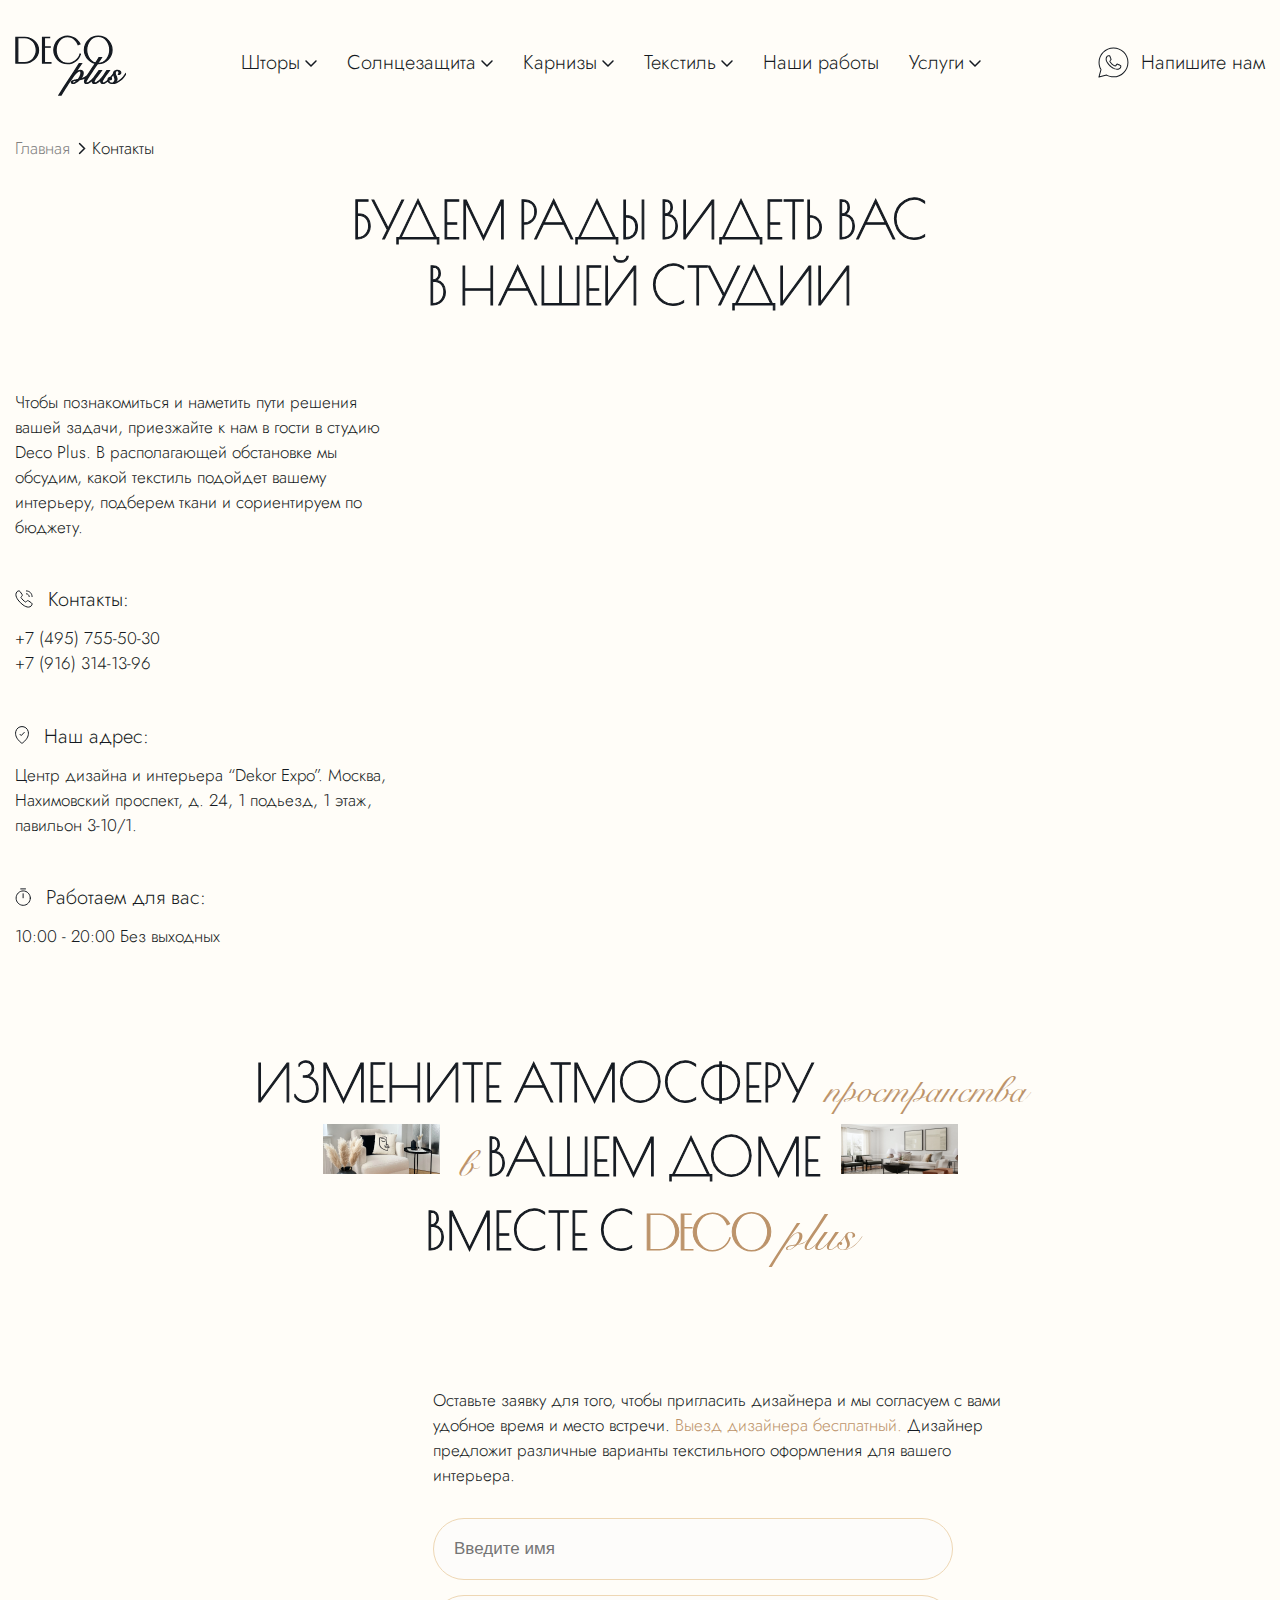
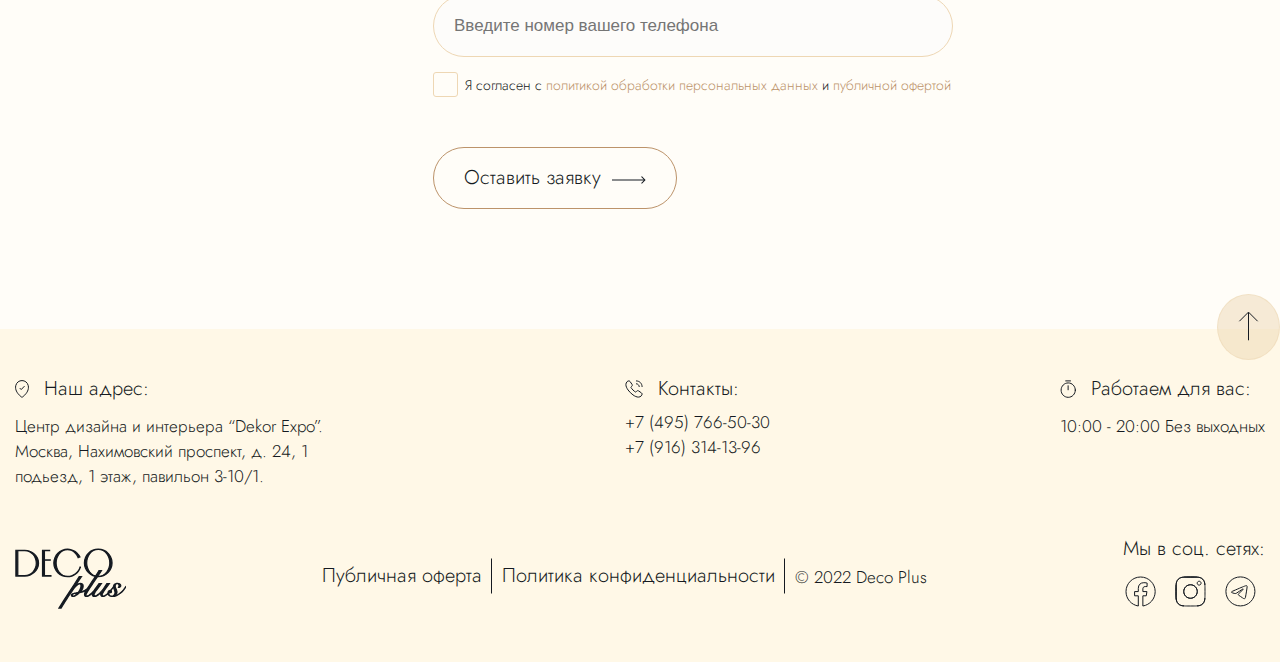
<file: contacts.html>
<!DOCTYPE html>
<html lang="en">
  <head>
    <meta charset="UTF-8" />
    <meta http-equiv="X-UA-Compatible" content="IE=edge" />
    <meta name="viewport" content="width=device-width, initial-scale=1.0" />
    <title>Контакты</title>
    <link rel="stylesheet" href="css/style.css" />
    <link rel="icon" href="img/icons/favicon.png" />
    <!-- <script defer src="js/carrousel.js"></script> -->
    <!-- <script defer src="https://unpkg.com/swiper@8/swiper-bundle.min.js"></script> -->
    <!-- <script defer src="js/popups.js"></script> -->
    <!-- <script defer src="js/slider.js"></script> -->
    <!-- <script defer src="js/qustion.js"></script> -->
    <script defer src="js/email-secondary.js"></script>
    <script defer src="js/main.js"></script>
  </head>
  <body>
    <div class="wrapper">
      <header class="header">
        <!-- header 3.1 -->
        <div class="header__wrapper">
          <div class="header__burger">
            <span></span>
            <span></span>
            <span></span>
            <span></span>
          </div>
          <div class="header__container">
            <a href="index.html" class="header__logo">
              <img src="img/icons/logo.svg" alt="logo" />
              <img src="img/icons/brownLogo.svg" alt="logo" />
            </a>
            <nav class="header__menu menu">
              <div class="menu__body">
                <div class="menu__images">
                  <img src="img/header/1.png" alt="" />
                  <img src="img/header/2.png" alt="" />
                  <img src="img/header/3.png" alt="" />
                </div>
                <ul class="menu__list">
                  <li class="menu__item">
                    <a href="curtains.html" class="menu__link"><span>01</span>Шторы</a>
                    <span>
                      <svg
                        width="12"
                        height="8"
                        viewBox="0 0 12 8"
                        fill="none"
                        xmlns="http://www.w3.org/2000/svg"
                      >
                        <path
                          d="M1.53033 0.46967C1.23744 0.176777 0.762563 0.176777 0.46967 0.46967C0.176777 0.762563 0.176777 1.23744 0.46967 1.53033L1.53033 0.46967ZM6 6L5.46967 6.53033L6 7.06066L6.53033 6.53033L6 6ZM11.5303 1.53033C11.8232 1.23744 11.8232 0.762563 11.5303 0.46967C11.2374 0.176777 10.7626 0.176777 10.4697 0.46967L11.5303 1.53033ZM0.46967 1.53033L5.46967 6.53033L6.53033 5.46967L1.53033 0.46967L0.46967 1.53033ZM6.53033 6.53033L11.5303 1.53033L10.4697 0.46967L5.46967 5.46967L6.53033 6.53033Z"
                          fill="#151A21"
                        />
                      </svg>
                    </span>
                    <ul class="sub-menu__list">
                      <li>
                        <a href="curtains.html" class="sub-menu__link">Тюль</a>
                      </li>
                      <li>
                        <a href="curtains.html" class="sub-menu__link">Римские</a>
                      </li>
                      <li>
                        <a href="curtains.html" class="sub-menu__link">Портьеры</a>
                      </li>
                      <li>
                        <a href="curtains.html" class="sub-menu__link">На кулиске</a>
                      </li>
                      <li>
                        <a href="curtains.html" class="sub-menu__link">На бретелях</a>
                      </li>
                      <li>
                        <a href="curtains.html" class="sub-menu__link">На люверсах</a>
                      </li>
                      <li>
                        <a href="curtains.html" class="sub-menu__link">Лондонские</a>
                      </li>
                      <li>
                        <a href="curtains.html" class="sub-menu__link">Австрийские</a>
                      </li>
                      <li>
                        <a href="curtains.html" class="sub-menu__link">Французские</a>
                      </li>
                      <li>
                        <a href="curtains.html" class="sub-menu__link">Ламбрекены</a>
                      </li>
                      <li>
                        <a href="curtains.html" class="sub-menu__link">Японсике панели</a>
                      </li>
                    </ul>
                  </li>
                  <li class="menu__item">
                    <a href="defense.html" class="menu__link"><span>02</span>Солнцезащита</a>
                    <span>
                      <svg
                        width="12"
                        height="8"
                        viewBox="0 0 12 8"
                        fill="none"
                        xmlns="http://www.w3.org/2000/svg"
                      >
                        <path
                          d="M1.53033 0.46967C1.23744 0.176777 0.762563 0.176777 0.46967 0.46967C0.176777 0.762563 0.176777 1.23744 0.46967 1.53033L1.53033 0.46967ZM6 6L5.46967 6.53033L6 7.06066L6.53033 6.53033L6 6ZM11.5303 1.53033C11.8232 1.23744 11.8232 0.762563 11.5303 0.46967C11.2374 0.176777 10.7626 0.176777 10.4697 0.46967L11.5303 1.53033ZM0.46967 1.53033L5.46967 6.53033L6.53033 5.46967L1.53033 0.46967L0.46967 1.53033ZM6.53033 6.53033L11.5303 1.53033L10.4697 0.46967L5.46967 5.46967L6.53033 6.53033Z"
                          fill="#151A21"
                        />
                      </svg>
                    </span>
                    <ul class="sub-menu__list">
                      <li>
                        <a href="defense.html" class="sub-menu__link">Рулонные шторы</a>
                      </li>
                      <li>
                        <a href="defense.html" class="sub-menu__link">Шторы-плиссе</a>
                      </li>
                      <li>
                        <a href="defense.html" class="sub-menu__link">Жалюзи</a>
                      </li>
                    </ul>
                  </li>
                  <li class="menu__item">
                    <a href="curtain.html" class="menu__link"><span>03</span>Карнизы</a>
                    <span>
                      <svg
                        width="12"
                        height="8"
                        viewBox="0 0 12 8"
                        fill="none"
                        xmlns="http://www.w3.org/2000/svg"
                      >
                        <path
                          d="M1.53033 0.46967C1.23744 0.176777 0.762563 0.176777 0.46967 0.46967C0.176777 0.762563 0.176777 1.23744 0.46967 1.53033L1.53033 0.46967ZM6 6L5.46967 6.53033L6 7.06066L6.53033 6.53033L6 6ZM11.5303 1.53033C11.8232 1.23744 11.8232 0.762563 11.5303 0.46967C11.2374 0.176777 10.7626 0.176777 10.4697 0.46967L11.5303 1.53033ZM0.46967 1.53033L5.46967 6.53033L6.53033 5.46967L1.53033 0.46967L0.46967 1.53033ZM6.53033 6.53033L11.5303 1.53033L10.4697 0.46967L5.46967 5.46967L6.53033 6.53033Z"
                          fill="#151A21"
                        />
                      </svg>
                    </span>
                    <ul class="sub-menu__list">
                      <li>
                        <a href="curtain.html" class="sub-menu__link">Профильные</a>
                      </li>
                      <li>
                        <a href="curtain.html" class="sub-menu__link">Декоративные</a>
                      </li>
                      <li>
                        <a href="curtain.html" class="sub-menu__link">Электро-карнизы</a>
                      </li>
                    </ul>
                  </li>
                  <li class="menu__item">
                    <a href="textile.html" class="menu__link"><span>04</span>Текстиль</a>
                    <span>
                      <svg
                        width="12"
                        height="8"
                        viewBox="0 0 12 8"
                        fill="none"
                        xmlns="http://www.w3.org/2000/svg"
                      >
                        <path
                          d="M1.53033 0.46967C1.23744 0.176777 0.762563 0.176777 0.46967 0.46967C0.176777 0.762563 0.176777 1.23744 0.46967 1.53033L1.53033 0.46967ZM6 6L5.46967 6.53033L6 7.06066L6.53033 6.53033L6 6ZM11.5303 1.53033C11.8232 1.23744 11.8232 0.762563 11.5303 0.46967C11.2374 0.176777 10.7626 0.176777 10.4697 0.46967L11.5303 1.53033ZM0.46967 1.53033L5.46967 6.53033L6.53033 5.46967L1.53033 0.46967L0.46967 1.53033ZM6.53033 6.53033L11.5303 1.53033L10.4697 0.46967L5.46967 5.46967L6.53033 6.53033Z"
                          fill="#151A21"
                        />
                      </svg>
                    </span>
                    <ul class="sub-menu__list sub-menu__list_big">
                      <li>
                        <a href="textile.html" class="sub-menu__link">Покрывала</a>
                      </li>
                      <li>
                        <a href="textile.html" class="sub-menu__link">Декоративные подушки</a>
                      </li>
                      <li>
                        <a href="textile.html" class="sub-menu__link">Чехлы на диванные подушки</a>
                      </li>
                      <li>
                        <a href="textile.html" class="sub-menu__link">Скатерти</a>
                      </li>
                    </ul>
                  </li>
                  <li class="menu__item">
                    <a href="work.html" class="menu__link"><span>05</span>Наши работы</a>
                  </li>
                  <li class="menu__item">
                    <a href="services.html" class="menu__link"><span>06</span>Услуги</a>
                    <span>
                      <svg
                        width="12"
                        height="8"
                        viewBox="0 0 12 8"
                        fill="none"
                        xmlns="http://www.w3.org/2000/svg"
                      >
                        <path
                          d="M1.53033 0.46967C1.23744 0.176777 0.762563 0.176777 0.46967 0.46967C0.176777 0.762563 0.176777 1.23744 0.46967 1.53033L1.53033 0.46967ZM6 6L5.46967 6.53033L6 7.06066L6.53033 6.53033L6 6ZM11.5303 1.53033C11.8232 1.23744 11.8232 0.762563 11.5303 0.46967C11.2374 0.176777 10.7626 0.176777 10.4697 0.46967L11.5303 1.53033ZM0.46967 1.53033L5.46967 6.53033L6.53033 5.46967L1.53033 0.46967L0.46967 1.53033ZM6.53033 6.53033L11.5303 1.53033L10.4697 0.46967L5.46967 5.46967L6.53033 6.53033Z"
                          fill="#151A21"
                        />
                      </svg>
                    </span>
                    <ul class="sub-menu__list sub-menu__list_midle">
                      <li>
                        <a href="services.html" class="sub-menu__link">Дизайн штор</a>
                      </li>
                      <li>
                        <a href="services.html" class="sub-menu__link">Пошив</a>
                      </li>
                      <li>
                        <a href="services.html" class="sub-menu__link">Замеры</a>
                      </li>
                      <li>
                        <a href="services.html" class="sub-menu__link">Монтаж карнизов</a>
                      </li>
                      <li>
                        <a href="services.html" class="sub-menu__link">Навеска штор</a>
                      </li>
                      <li>
                        <a href="services.html" class="sub-menu__link">Выезд дизайнера</a>
                      </li>
                    </ul>
                  </li>
                </ul>
              </div>
            </nav>
            <a href="" class="header__whatsapp">
              <svg
                width="35"
                height="35"
                viewBox="0 0 35 35"
                fill="none"
                xmlns="http://www.w3.org/2000/svg"
              >
                <path
                  d="M2.91797 32.0827L2.43588 31.9501C2.38846 32.1224 2.43667 32.307 2.56233 32.4341C2.68798 32.5613 2.87196 32.6117 3.04488 32.5663L2.91797 32.0827ZM4.97644 24.6002L5.45853 24.7328C5.49397 24.604 5.47637 24.4663 5.40966 24.3505L4.97644 24.6002ZM3.05066 17.3822L3.55066 17.3828L3.55066 17.3812L3.05066 17.3822ZM27.7187 7.15014L27.3651 7.50364L27.366 7.50461L27.7187 7.15014ZM31.9528 17.3822L31.4528 17.3805V17.3822H31.9528ZM10.5918 30.069L10.8321 29.6306C10.72 29.5691 10.5886 29.5529 10.4649 29.5854L10.5918 30.069ZM13.885 11.3257L13.4271 11.5265L13.429 11.5308L13.885 11.3257ZM13.0768 10.7079L13.0436 11.2068C13.0547 11.2075 13.0657 11.2079 13.0768 11.2079V10.7079ZM11.4009 11.149L11.7684 11.4881L11.7692 11.4872L11.4009 11.149ZM11.6068 17.8966L12.0073 17.5973L12.0066 17.5963L11.6068 17.8966ZM17.7813 23.3508L17.5972 23.8156L17.5979 23.8159L17.7813 23.3508ZM22.118 24.2469L22.0629 23.7499L22.0623 23.75L22.118 24.2469ZM24.5582 22.527L25.0284 22.6971L25.03 22.6926L24.5582 22.527ZM24.7641 20.8072L25.1935 20.5511L25.1928 20.55L24.7641 20.8072ZM24.0731 20.3807L24.3116 19.9412C24.304 19.9371 24.2964 19.9332 24.2886 19.9295L24.0731 20.3807ZM21.6036 19.2045L21.7686 18.7325L21.7671 18.732L21.6036 19.2045ZM20.7945 19.3812L20.3786 19.1035L20.3732 19.1118L20.7945 19.3812ZM19.6485 20.7926L19.2831 20.4513C19.2797 20.4549 19.2763 20.4587 19.273 20.4624L19.6485 20.7926ZM18.8687 20.8804L19.0924 20.4332L19.0847 20.4295L18.8687 20.8804ZM15.9581 19.0874L16.2912 18.7145L16.2907 18.714L15.9581 19.0874ZM13.9436 16.5886L13.5068 16.832C13.511 16.8394 13.5153 16.8467 13.5197 16.8539L13.9436 16.5886ZM14.1056 15.8527L14.4448 16.2201C14.4493 16.2159 14.4538 16.2116 14.4582 16.2072L14.1056 15.8527ZM14.6501 15.2212L15.0296 15.5467L15.0311 15.545L14.6501 15.2212ZM15.0172 14.618L15.4527 14.8637C15.4569 14.8562 15.4609 14.8486 15.4647 14.841L15.0172 14.618ZM14.9879 13.9864L15.4351 13.7628C15.4323 13.7572 15.4294 13.7517 15.4264 13.7462L14.9879 13.9864ZM3.40006 32.2153L5.45853 24.7328L4.49435 24.4675L2.43588 31.9501L3.40006 32.2153ZM5.40966 24.3505C4.18871 22.2316 3.54753 19.8284 3.55066 17.3828L2.55066 17.3815C2.5473 20.0028 3.23455 22.5786 4.54321 24.8498L5.40966 24.3505ZM3.55066 17.3812C3.53652 9.6748 9.79534 3.41602 17.4867 3.41602V2.41602C9.24271 2.41602 2.53551 9.12326 2.55066 17.3831L3.55066 17.3812ZM17.4867 3.41602C21.2215 3.41602 24.7252 4.8629 27.3651 7.50363L28.0723 6.79664C25.2442 3.96766 21.4859 2.41602 17.4867 2.41602V3.41602ZM27.366 7.50461C28.6667 8.79854 29.6977 10.3377 30.3992 12.033L31.3232 11.6506C30.5711 9.8331 29.4658 8.18291 28.0713 6.79567L27.366 7.50461ZM30.3992 12.033C31.1007 13.7282 31.4588 15.5459 31.4528 17.3805L32.4528 17.3838C32.4593 15.4168 32.0753 13.4681 31.3232 11.6506L30.3992 12.033ZM31.4528 17.3822C31.4528 25.0736 25.1937 31.3328 17.5013 31.3328V32.3328C25.7459 32.3328 32.4528 25.626 32.4528 17.3822H31.4528ZM17.5013 31.3328C15.1592 31.3328 12.875 30.7505 10.8321 29.6306L10.3514 30.5075C12.5427 31.7088 14.9924 32.3328 17.5013 32.3328V31.3328ZM10.4649 29.5854L2.79106 31.5991L3.04488 32.5663L10.7187 30.5526L10.4649 29.5854ZM14.3429 11.1248C14.1857 10.7666 13.9875 10.508 13.7242 10.3569C13.4621 10.2065 13.2069 10.2079 13.0768 10.2079V11.2079C13.1965 11.2079 13.2131 11.2166 13.2265 11.2242C13.2388 11.2313 13.3197 11.2816 13.4271 11.5265L14.3429 11.1248ZM13.1099 10.209C12.8697 10.193 12.6163 10.1932 12.3702 10.1932V11.1932C12.6239 11.1932 12.8427 11.1934 13.0436 11.2068L13.1099 10.209ZM12.3702 10.1932C12.0226 10.1932 11.4817 10.3216 11.0325 10.8109L11.7692 11.4872C11.9955 11.2406 12.2491 11.1932 12.3702 11.1932V10.1932ZM11.0334 10.81C10.6901 11.182 9.63683 12.1757 9.63683 14.1622H10.6368C10.6368 12.5919 11.4343 11.8501 11.7684 11.4881L11.0334 10.81ZM9.63683 14.1622C9.63683 15.1641 9.99795 16.1207 10.3595 16.8344C10.7247 17.5551 11.1127 18.0713 11.207 18.1968L12.0066 17.5963C11.9242 17.4866 11.5773 17.0252 11.2516 16.3824C10.9224 15.7326 10.6368 14.9396 10.6368 14.1622H9.63683ZM11.2063 18.1959C11.2054 18.1946 11.2081 18.1984 11.2174 18.2119C11.2258 18.2241 11.2365 18.2399 11.2503 18.2603C11.2773 18.3004 11.3141 18.3551 11.3588 18.4206C11.4486 18.5522 11.5715 18.729 11.7257 18.9391C12.0339 19.3589 12.4674 19.9119 13.014 20.5047C14.102 21.6849 15.6617 23.0489 17.5972 23.8156L17.9655 22.8859C14.4527 21.4943 12.2209 17.883 12.0073 17.5973L11.2063 18.1959ZM17.5979 23.8159C19.1419 24.4247 20.104 24.6839 20.7818 24.7743C21.4771 24.867 21.872 24.7776 22.1736 24.7438L22.0623 23.75C21.7022 23.7903 21.4573 23.8555 20.914 23.783C20.3532 23.7082 19.4778 23.4823 17.9647 22.8856L17.5979 23.8159ZM22.1731 24.7438C22.6124 24.6952 23.221 24.4339 23.7406 24.1C24.2524 23.7711 24.8161 23.284 25.0284 22.6971L24.088 22.357C23.9918 22.6231 23.6659 22.9593 23.1999 23.2588C22.7417 23.5532 22.2845 23.7254 22.0629 23.7499L22.1731 24.7438ZM25.03 22.6926C25.1914 22.2324 25.2734 21.7976 25.3025 21.4501C25.3171 21.2768 25.3191 21.1176 25.3089 20.9826C25.3038 20.9153 25.2952 20.847 25.281 20.7822C25.2685 20.7251 25.2447 20.637 25.1935 20.5511L24.3347 21.0633C24.3054 21.0143 24.3009 20.9814 24.3041 20.9959C24.3056 21.0027 24.3091 21.0226 24.3117 21.058C24.3171 21.1284 24.3172 21.2329 24.306 21.3665C24.2837 21.6327 24.2188 21.9841 24.0864 22.3615L25.03 22.6926ZM25.1928 20.55C25.0724 20.3492 24.8746 20.236 24.7578 20.1721C24.6897 20.1348 24.6135 20.0967 24.5423 20.0609C24.4683 20.0236 24.3924 19.9851 24.3116 19.9412L23.8345 20.8201C23.9299 20.8719 24.0175 20.9162 24.0924 20.9539C24.1701 20.9931 24.2282 21.0222 24.2778 21.0494C24.3276 21.0766 24.3521 21.093 24.3633 21.1016C24.3738 21.1097 24.3557 21.0984 24.3354 21.0644L25.1928 20.55ZM24.2886 19.9295C24.1052 19.8419 23.5834 19.5828 23.0457 19.3213C22.5338 19.0724 21.9727 18.8039 21.7686 18.7325L21.4386 19.6765C21.5722 19.7232 22.0619 19.9549 22.6084 20.2206C23.1289 20.4738 23.673 20.7437 23.8575 20.8318L24.2886 19.9295ZM21.7671 18.732C21.6159 18.6797 21.3654 18.5904 21.1041 18.6199C20.7846 18.656 20.5507 18.8458 20.3786 19.1036L21.2104 19.6588C21.2453 19.6064 21.2633 19.5953 21.259 19.5982C21.2498 19.6047 21.2324 19.6118 21.2164 19.6136C21.2071 19.6146 21.2161 19.6116 21.2579 19.621C21.3013 19.6307 21.3562 19.648 21.4401 19.677L21.7671 18.732ZM20.3732 19.1118C20.1638 19.4395 19.4988 20.2203 19.2831 20.4513L20.0139 21.1339C20.2377 20.8943 20.9548 20.0587 21.2158 19.6505L20.3732 19.1118ZM19.273 20.4624C19.2598 20.4774 19.2497 20.4872 19.2426 20.4933C19.2356 20.4994 19.2321 20.5015 19.2322 20.5014C19.2348 20.4999 19.2442 20.4956 19.2553 20.4943C19.2642 20.4933 19.2589 20.496 19.232 20.4893C19.2037 20.4822 19.1587 20.4664 19.0923 20.4332L18.6451 21.3277C18.8587 21.4344 19.1064 21.5187 19.3718 21.4875C19.6565 21.4542 19.8677 21.3005 20.024 21.1227L19.273 20.4624ZM19.0847 20.4295C18.6811 20.2362 17.6061 19.8892 16.2912 18.7145L15.625 19.4602C17.0743 20.755 18.3223 21.1731 18.6528 21.3314L19.0847 20.4295ZM16.2907 18.714C15.2772 17.8111 14.5904 16.6796 14.3674 16.3233L13.5197 16.8539C13.7379 17.2024 14.4918 18.4507 15.6255 19.4607L16.2907 18.714ZM14.3803 16.3452C14.3523 16.295 14.3508 16.2747 14.3513 16.2791C14.3524 16.2875 14.3515 16.3042 14.3457 16.3201C14.3415 16.3317 14.3395 16.329 14.3558 16.3094C14.3734 16.2881 14.3995 16.2619 14.4448 16.2201L13.7664 15.4854C13.6759 15.5689 13.4948 15.7344 13.4061 15.9778C13.3026 16.2621 13.3521 16.5543 13.5068 16.832L14.3803 16.3452ZM14.4582 16.2072C14.638 16.0283 14.8812 15.7198 15.0296 15.5467L14.2706 14.8956C14.0658 15.1344 13.8971 15.3549 13.753 15.4983L14.4582 16.2072ZM15.0311 15.545C15.2481 15.2896 15.355 15.0369 15.4527 14.8637L14.5817 14.3723C14.414 14.6696 14.4037 14.7391 14.2691 14.8973L15.0311 15.545ZM15.4647 14.841C15.6823 14.4041 15.5558 14.0043 15.4351 13.7628L14.5407 14.21C14.5683 14.2653 14.5793 14.3046 14.5821 14.3312C14.5841 14.3513 14.5826 14.3691 14.5696 14.3951L15.4647 14.841ZM15.4264 13.7462C15.4294 13.7517 15.4188 13.7306 15.3881 13.6587C15.3616 13.5966 15.3272 13.5138 15.2864 13.4141C15.2047 13.2148 15.1007 12.9566 14.9883 12.6782C14.7656 12.1269 14.5079 11.4916 14.341 11.1206L13.429 11.5308C13.5861 11.88 13.8354 12.4942 14.061 13.0527C14.1727 13.3292 14.2781 13.5909 14.361 13.7932C14.4361 13.9764 14.5098 14.1544 14.5494 14.2267L15.4264 13.7462Z"
                  fill="#151A21"
                />
              </svg>
              <p>Напишите нам</p>
            </a>
          </div>
        </div>
      </header>

      <main class="main">
        <section class="map">
          <div class="map__container">
            <div class="public__navation navigation">
              <a href="index.html" class="navigation__item">Главная</a>
              <div class="navigation__arrow">
                <svg
                  width="12"
                  height="8"
                  viewBox="0 0 12 8"
                  fill="none"
                  xmlns="http://www.w3.org/2000/svg"
                >
                  <path
                    d="M1.53033 0.46967C1.23744 0.176777 0.762563 0.176777 0.46967 0.46967C0.176777 0.762563 0.176777 1.23744 0.46967 1.53033L1.53033 0.46967ZM6 6L5.46967 6.53033L6 7.06066L6.53033 6.53033L6 6ZM11.5303 1.53033C11.8232 1.23744 11.8232 0.762563 11.5303 0.46967C11.2374 0.176777 10.7626 0.176777 10.4697 0.46967L11.5303 1.53033ZM0.46967 1.53033L5.46967 6.53033L6.53033 5.46967L1.53033 0.46967L0.46967 1.53033ZM6.53033 6.53033L11.5303 1.53033L10.4697 0.46967L5.46967 5.46967L6.53033 6.53033Z"
                    fill="#151A21"
                  />
                </svg>
              </div>
              <div class="navigation__item active">Контакты</div>
            </div>
            <h2 class="map__title _title">Будем рады видеть Вас <br />в нашей студии</h2>
            <div class="map__body">
              <div class="map__content">
                <div class="map__text _text">
                  Чтобы познакомиться и наметить пути решения вашей задачи, приезжайте к нам в гости
                  в студию Deco Plus. В располагающей обстановке мы обсудим, какой текстиль подойдет
                  вашему интерьеру, подберем ткани и сориентируем по бюджету.
                </div>
                <div class="map__items">
                  <div class="map__item">
                    <div class="map__names">
                      <div class="map__icon">
                        <svg
                          width="18"
                          height="18"
                          viewBox="0 0 18 18"
                          fill="none"
                          xmlns="http://www.w3.org/2000/svg"
                        >
                          <path
                            d="M17.0761 14.1277C17.0761 14.4193 17.0113 14.719 16.8736 15.0106C16.7359 15.3022 16.5577 15.5776 16.3228 15.8368C15.9259 16.2742 15.4885 16.5901 14.9944 16.7926C14.5084 16.9951 13.9819 17.1004 13.4149 17.1004C12.5887 17.1004 11.7058 16.906 10.7743 16.5091C9.84279 16.1122 8.91129 15.5776 7.98789 14.9053C7.05639 14.2249 6.17349 13.4716 5.33109 12.6373C4.49679 11.7949 3.74349 10.912 3.07119 9.98859C2.40699 9.06519 1.87239 8.14179 1.48359 7.22649C1.09479 6.30309 0.900391 5.42019 0.900391 4.57779C0.900391 4.02699 0.997591 3.50049 1.19199 3.01449C1.38639 2.52039 1.69419 2.06679 2.12349 1.66179C2.64189 1.15149 3.20889 0.900391 3.80829 0.900391C4.03509 0.900391 4.26189 0.948991 4.46439 1.04619C4.67499 1.14339 4.86129 1.28919 5.00709 1.49979L6.88629 4.14849C7.03209 4.35099 7.13739 4.53729 7.21029 4.71549C7.28319 4.88559 7.32369 5.05569 7.32369 5.20959C7.32369 5.40399 7.26699 5.59839 7.15359 5.78469C7.04829 5.97099 6.89439 6.16539 6.69999 6.35979L6.08439 6.99969C5.99529 7.08879 5.95479 7.19409 5.95479 7.32369C5.95479 7.38849 5.96289 7.44519 5.97909 7.50999C6.00339 7.57479 6.02769 7.62339 6.04389 7.67199C6.18969 7.93929 6.44079 8.28759 6.79719 8.70879C7.16169 9.12999 7.55049 9.55929 7.97169 9.98859C8.40909 10.4179 8.83029 10.8148 9.25959 11.1793C9.68079 11.5357 10.0291 11.7787 10.3045 11.9245C10.345 11.9407 10.3936 11.965 10.4503 11.9893C10.5151 12.0136 10.5799 12.0217 10.6528 12.0217C10.7905 12.0217 10.8958 11.9731 10.9849 11.884L11.6005 11.2765C11.803 11.074 11.9974 10.9201 12.1837 10.8229C12.37 10.7095 12.5563 10.6528 12.7588 10.6528C12.9127 10.6528 13.0747 10.6852 13.2529 10.7581C13.4311 10.831 13.6174 10.9363 13.8199 11.074L16.501 12.9775C16.7116 13.1233 16.8574 13.2934 16.9465 13.4959C17.0275 13.6984 17.0761 13.9009 17.0761 14.1277Z"
                            stroke="#151A21"
                            stroke-miterlimit="10"
                          />
                          <path
                            d="M14.2647 6.56938C14.2647 6.08337 13.884 5.33818 13.317 4.73068C12.7986 4.17178 12.1101 3.73438 11.4297 3.73438"
                            stroke="#151A21"
                            stroke-linecap="round"
                            stroke-linejoin="round"
                          />
                          <path
                            d="M17.0997 6.57039C17.0997 3.43569 14.5644 0.900391 11.4297 0.900391"
                            stroke="#151A21"
                            stroke-linecap="round"
                            stroke-linejoin="round"
                          />
                        </svg>
                      </div>
                      <div class="map__name">Контакты:</div>
                    </div>
                    <p class="map__info">
                      +7 (495) 755-50-30 <br />
                      +7 (916) 314-13-96
                    </p>
                  </div>
                  <div class="map__item">
                    <div class="map__names">
                      <div class="map__icon">
                        <svg
                          width="14"
                          height="19"
                          viewBox="0 0 14 19"
                          fill="none"
                          xmlns="http://www.w3.org/2000/svg"
                        >
                          <path
                            d="M0.740876 5.66299C2.21219 -1.11945 11.7944 -1.11161 13.2583 5.67083C14.1172 9.64944 11.7571 13.0172 9.68829 15.1005C8.93799 15.8598 6.9998 17.4187 6.9998 17.4187C6.9998 17.4187 5.05804 15.8604 4.30341 15.1005C2.24207 13.0172 -0.118016 9.64161 0.740876 5.66299Z"
                            stroke="#151A21"
                          />
                          <path
                            d="M5.04004 8.37507L6.19064 9.56808L9.25891 6.38672"
                            stroke="#151A21"
                            stroke-linecap="round"
                            stroke-linejoin="round"
                          />
                        </svg>
                      </div>
                      <div class="map__name">Наш адрес:</div>
                    </div>
                    <p class="map__info">
                      Центр дизайна и интерьера “Dekor Expo”. Москва, Нахимовский проспект, д. 24, 1
                      подьезд, 1 этаж, павильон 3-10/1.
                    </p>
                  </div>
                  <div class="map__item">
                    <div class="map__names">
                      <div class="map__icon">
                        <svg
                          width="16"
                          height="18"
                          viewBox="0 0 16 18"
                          fill="none"
                          xmlns="http://www.w3.org/2000/svg"
                        >
                          <path
                            d="M15.3335 10.1258C15.3335 14.1002 12.1478 17.3258 8.22244 17.3258C4.29711 17.3258 1.11133 14.1002 1.11133 10.1258C1.11133 6.15138 4.29711 2.92578 8.22244 2.92578C12.1478 2.92578 15.3335 6.15138 15.3335 10.1258Z"
                            stroke="#151A21"
                            stroke-linecap="round"
                            stroke-linejoin="round"
                          />
                          <path
                            d="M8.11133 5.75977V9.80977"
                            stroke="#151A21"
                            stroke-linecap="round"
                            stroke-linejoin="round"
                          />
                          <path
                            d="M5.71191 0.900391H10.5119"
                            stroke="#151A21"
                            stroke-miterlimit="10"
                            stroke-linecap="round"
                            stroke-linejoin="round"
                          />
                        </svg>
                      </div>
                      <div class="map__name">Работаем для вас:</div>
                    </div>
                    <p class="map__info">10:00 - 20:00 Без выходных</p>
                  </div>
                </div>
              </div>
              <div class="map__yandex">
                <div class="map-section" id="map"></div>
              </div>
            </div>
          </div>
        </section>

        <section class="textpic">
          <div class="textpic__container">
            <div class="textpic__title">
              <h2>измените атмосферу <span class="textpic__russnel">пространства</span></h2>
              <div class="textpic__center">
                <img src="img/textpic/1.png" alt="" />
                <p><span class="textpic__russnel">в</span> вашем доме</p>
                <img src="img/order/1.webp" alt="" />
              </div>
              <p>
                вместе с <span class="textpic__deco">DECO</span
                ><span class="textpic__ensnel">plus</span>
              </p>
            </div>
          </div>
        </section>

        <section class="invite">
          <div class="invite__container">
            <div class="invite__body pattern">
              <div class="pattern__left">
                <div class="pattern__img ibg">
                  <img src="img/pattern/pattern.webp" alt="" />
                </div>
              </div>
              <div class="pattern__right">
                <div class="pattern__text _text">
                  Оставьте заявку для того, чтобы пригласить дизайнера и мы согласуем с вами удобное
                  время и место встречи. <span>Выезд дизайнера бесплатный.</span> Дизайнер предложит
                  различные варианты текстильного оформления для вашего интерьера.
                </div>
                <form class="request-popup__form">
                  <div class="request-popup__item _item-input">
                    <input
                      class="request-popup__input _input name-input"
                      type="text"
                      placeholder="Введите имя"
                    />
                    <div class="request-popup__placeholder _placeholder">Введите имя</div>
                  </div>
                  <div class="request-popup__item _item-input">
                    <input
                      class="request-popup__input _input number-input"
                      type="tel"
                      placeholder="Введите номер вашего телефона"
                      data-tel-input
                    />
                    <div class="request-popup__placeholder _placeholder">
                      Введите номер вашего телефона
                    </div>
                  </div>
                  <label class="request-popup__check _label-wallet">
                    <input class="_checkbox-wallet" type="checkbox" />
                    <span class="_fake-wallet"></span>
                    <span class="_wallet-chectext"
                      >Я согласен с
                      <a href="conditi.html" class="_link"
                        >политикой обработки персональных данных</a
                      >
                      и <a href="public.html" class="_link">публичной офертой</a></span
                    >
                    <div class="request-popup__error _error-form">
                      Пожалуйста введите имя и номер телефона
                    </div>
                  </label>
                  <div class="pattern__btns">
                    <div class="_btn btn-form">
                      Оставить заявку
                      <svg
                        width="34"
                        height="8"
                        viewBox="0 0 34 8"
                        fill="none"
                        xmlns="http://www.w3.org/2000/svg"
                      >
                        <path
                          d="M33.3536 4.35355C33.5488 4.15829 33.5488 3.84171 33.3536 3.64645L30.1716 0.464466C29.9763 0.269204 29.6597 0.269204 29.4645 0.464466C29.2692 0.659728 29.2692 0.976311 29.4645 1.17157L32.2929 4L29.4645 6.82843C29.2692 7.02369 29.2692 7.34027 29.4645 7.53553C29.6597 7.7308 29.9763 7.7308 30.1716 7.53553L33.3536 4.35355ZM0 4.5H33V3.5H0V4.5Z"
                          fill="#151A21"
                        />
                      </svg>
                    </div>
                  </div>
                </form>
              </div>
            </div>
          </div>
        </section>
      </main>

      <footer class="footer">
        <!-- footer 3.1 -->
        <div class="footer__container footer_dc">
          <div class="footer__up">
            <svg
              width="35"
              height="35"
              viewBox="0 0 35 35"
              fill="none"
              xmlns="http://www.w3.org/2000/svg"
            >
              <path
                d="M26.3516 12.957L17.4995 4.10495L8.6474 12.957"
                stroke="#151A21"
                stroke-miterlimit="10"
                stroke-linecap="round"
                stroke-linejoin="round"
              />
              <path
                d="M17.5 31.8965V4.89648"
                stroke="#151A21"
                stroke-miterlimit="10"
                stroke-linecap="round"
                stroke-linejoin="round"
              />
            </svg>
          </div>
          <div class="footer__head">
            <div class="footer__item">
              <div class="footer__title">
                <svg
                  width="14"
                  height="19"
                  viewBox="0 0 14 19"
                  fill="none"
                  xmlns="http://www.w3.org/2000/svg"
                >
                  <path
                    d="M0.740876 5.66299C2.21219 -1.11945 11.7944 -1.11161 13.2583 5.67083C14.1172 9.64944 11.7571 13.0172 9.68829 15.1005C8.93799 15.8598 6.9998 17.4187 6.9998 17.4187C6.9998 17.4187 5.05804 15.8604 4.30341 15.1005C2.24207 13.0172 -0.118016 9.64161 0.740876 5.66299Z"
                    stroke="#151A21"
                  />
                  <path
                    d="M5.04004 8.37507L6.19064 9.56808L9.25891 6.38672"
                    stroke="#151A21"
                    stroke-linecap="round"
                    stroke-linejoin="round"
                  />
                </svg>
                <p>Наш адрес:</p>
              </div>
              <div class="footer__paragraph">
                Центр дизайна и интерьера “Dekor Expo”. Москва, Нахимовский проспект, д. 24, 1
                подьезд, 1 этаж, павильон 3-10/1.
              </div>
            </div>
            <div class="footer__item">
              <div class="footer__title">
                <svg
                  width="18"
                  height="18"
                  viewBox="0 0 18 18"
                  fill="none"
                  xmlns="http://www.w3.org/2000/svg"
                >
                  <path
                    d="M17.0761 14.1277C17.0761 14.4193 17.0113 14.719 16.8736 15.0106C16.7359 15.3022 16.5577 15.5776 16.3228 15.8368C15.9259 16.2742 15.4885 16.5901 14.9944 16.7926C14.5084 16.9951 13.9819 17.1004 13.4149 17.1004C12.5887 17.1004 11.7058 16.906 10.7743 16.5091C9.84279 16.1122 8.91129 15.5776 7.98789 14.9053C7.05639 14.2249 6.17349 13.4716 5.33109 12.6373C4.49679 11.7949 3.74349 10.912 3.07119 9.98859C2.40699 9.06519 1.87239 8.14179 1.48359 7.22649C1.09479 6.30309 0.900391 5.42019 0.900391 4.57779C0.900391 4.02699 0.997591 3.50049 1.19199 3.01449C1.38639 2.52039 1.69419 2.06679 2.12349 1.66179C2.64189 1.15149 3.20889 0.900391 3.80829 0.900391C4.03509 0.900391 4.26189 0.948991 4.46439 1.04619C4.67499 1.14339 4.86129 1.28919 5.00709 1.49979L6.88629 4.14849C7.03209 4.35099 7.13739 4.53729 7.21029 4.71549C7.28319 4.88559 7.32369 5.05569 7.32369 5.20959C7.32369 5.40399 7.26699 5.59839 7.15359 5.78469C7.04829 5.97099 6.89439 6.16539 6.69999 6.35979L6.08439 6.99969C5.99529 7.08879 5.95479 7.19409 5.95479 7.32369C5.95479 7.38849 5.96289 7.44519 5.97909 7.50999C6.00339 7.57479 6.02769 7.62339 6.04389 7.67199C6.18969 7.93929 6.44079 8.28759 6.79719 8.70879C7.16169 9.12999 7.55049 9.55929 7.97169 9.98859C8.40909 10.4179 8.83029 10.8148 9.25959 11.1793C9.68079 11.5357 10.0291 11.7787 10.3045 11.9245C10.345 11.9407 10.3936 11.965 10.4503 11.9893C10.5151 12.0136 10.5799 12.0217 10.6528 12.0217C10.7905 12.0217 10.8958 11.9731 10.9849 11.884L11.6005 11.2765C11.803 11.074 11.9974 10.9201 12.1837 10.8229C12.37 10.7095 12.5563 10.6528 12.7588 10.6528C12.9127 10.6528 13.0747 10.6852 13.2529 10.7581C13.4311 10.831 13.6174 10.9363 13.8199 11.074L16.501 12.9775C16.7116 13.1233 16.8574 13.2934 16.9465 13.4959C17.0275 13.6984 17.0761 13.9009 17.0761 14.1277Z"
                    stroke="#151A21"
                    stroke-miterlimit="10"
                  />
                  <path
                    d="M14.2647 6.56938C14.2647 6.08337 13.884 5.33818 13.317 4.73068C12.7986 4.17178 12.1101 3.73438 11.4297 3.73438"
                    stroke="#151A21"
                    stroke-linecap="round"
                    stroke-linejoin="round"
                  />
                  <path
                    d="M17.0997 6.57039C17.0997 3.43569 14.5644 0.900391 11.4297 0.900391"
                    stroke="#151A21"
                    stroke-linecap="round"
                    stroke-linejoin="round"
                  />
                </svg>
                <p><a href="contacts.html">Контакты:</a></p>
              </div>
              <div class="footer__phones">
                <a href="tel:+7 (495) 766-50-30" class="footer__phone">+7 (495) 766-50-30</a>
                <a href="tel:+7 (916) 314-13-96" class="footer__phone">+7 (916) 314-13-96</a>
              </div>
            </div>
            <div class="footer__item">
              <div class="footer__title">
                <svg
                  width="16"
                  height="18"
                  viewBox="0 0 16 18"
                  fill="none"
                  xmlns="http://www.w3.org/2000/svg"
                >
                  <path
                    d="M15.3335 10.1258C15.3335 14.1002 12.1478 17.3258 8.22244 17.3258C4.29711 17.3258 1.11133 14.1002 1.11133 10.1258C1.11133 6.15138 4.29711 2.92578 8.22244 2.92578C12.1478 2.92578 15.3335 6.15138 15.3335 10.1258Z"
                    stroke="#151A21"
                    stroke-linecap="round"
                    stroke-linejoin="round"
                  />
                  <path
                    d="M8.11133 5.75977V9.80977"
                    stroke="#151A21"
                    stroke-linecap="round"
                    stroke-linejoin="round"
                  />
                  <path
                    d="M5.71191 0.900391H10.5119"
                    stroke="#151A21"
                    stroke-miterlimit="10"
                    stroke-linecap="round"
                    stroke-linejoin="round"
                  />
                </svg>
                <p>Работаем для вас:</p>
              </div>
              <div class="footer__paragraph">10:00 - 20:00 Без выходных</div>
            </div>
          </div>
          <div class="footer__body">
            <a href="index.html" class="footer__logo">
              <img src="img/icons/logo.svg" alt="logo" />
              <img src="img/icons/brownLogo.svg" alt="" />
            </a>
            <div class="footer__links">
              <a href="public.html" class="footer__link">Публичная оферта</a>
              <a href="conditi.html" class="footer__link">Политика конфиденциальности</a>
              <div class="footer__copy">© 2022 Deco Plus</div>
            </div>
            <div class="footer__media">
              <div class="footer__title">Мы в соц. сетях:</div>
              <div class="footer__socials">
                <a href="" class="footer__social">
                  <svg
                    width="35"
                    height="35"
                    viewBox="0 0 35 35"
                    fill="none"
                    xmlns="http://www.w3.org/2000/svg"
                  >
                    <path
                      d="M32.1772 17.5886C32.1772 9.53154 25.6457 3 17.5886 3C9.53154 3 3 9.53154 3 17.5886C3 24.8702 8.33484 30.9056 15.3091 32V21.8056H11.605V17.5886H15.3091V14.3746C15.3091 10.7183 17.4871 8.69868 20.8195 8.69868C22.4156 8.69868 24.0851 8.98361 24.0851 8.98361V12.5738H22.2455C20.4332 12.5738 19.8681 13.6983 19.8681 14.852V17.5886H23.9141L23.2673 21.8056H19.8681V32C26.8424 30.9056 32.1772 24.8702 32.1772 17.5886Z"
                      stroke="#151A21"
                      stroke-linejoin="round"
                    />
                  </svg>
                </a>
                <a href="" class="footer__social">
                  <svg
                    width="35"
                    height="35"
                    viewBox="0 0 35 35"
                    fill="none"
                    xmlns="http://www.w3.org/2000/svg"
                  >
                    <path
                      d="M3.09417 11.005C3.16556 9.44509 3.4098 8.43905 3.74011 7.58508L3.74455 7.57328C4.07188 6.70429 4.58464 5.91707 5.24715 5.26641L5.25644 5.25728L5.26557 5.24798C5.91678 4.58462 6.70427 4.07237 7.5725 3.74591L7.58748 3.74018C8.43949 3.40884 9.44357 3.16551 11.0048 3.09413M3.09417 11.005C3.01912 12.6716 3 13.1883 3 17.5096C3 21.8319 3.01807 22.3473 3.09413 24.0144M3.09417 11.005L3.09417 11.4254M3.74591 27.4466C4.07237 28.3148 4.58462 29.1023 5.24798 29.7535L5.25727 29.7627L5.26638 29.7719C5.91708 30.4345 6.70432 30.9472 7.57332 31.2746L7.58629 31.2795C8.43909 31.6102 9.44365 31.8536 11.0048 31.925M3.74591 27.4466L3.74018 27.4316C3.40884 26.5796 3.16551 25.5755 3.09413 24.0144M3.74591 27.4466L3.72634 27.3436M3.09413 24.0144L3.11969 24.149M3.09413 24.0144L3.09413 23.5929M3.72634 27.3436L3.11969 24.149M3.72634 27.3436C3.46869 26.6629 3.20338 25.7132 3.11969 24.149M3.72634 27.3436C3.73538 27.3674 3.74441 27.391 3.75342 27.4142C4.08017 28.2951 4.59788 29.0926 5.26935 29.7497C5.92612 30.421 6.7234 30.9386 7.60396 31.2654C8.31062 31.5406 9.30636 31.8283 11.0045 31.9061C12.7183 31.9841 13.2477 32 17.5096 32C21.7714 32 22.3013 31.9841 24.015 31.9061C25.7153 31.8282 26.7099 31.5389 27.414 31.2658C28.2951 30.9392 29.0928 30.4214 29.7498 29.7496C30.4211 29.0929 30.9387 28.2956 31.2654 27.4151C31.5406 26.7085 31.8283 25.7127 31.9061 24.0146C31.9841 22.3009 32 21.7703 32 17.5096C32 13.2488 31.9841 12.7178 31.9061 11.0041C31.8277 9.29493 31.5359 8.29889 31.2615 7.59409C30.9028 6.66808 30.4479 5.96773 29.7487 5.26852C29.0509 4.57209 28.3524 4.11695 27.4257 3.75788C26.7184 3.48135 25.7217 3.19126 24.015 3.11305C23.8666 3.10629 23.7271 3.1 23.5932 3.09415M3.11969 24.149C3.11733 24.1048 3.11511 24.0602 3.11305 24.015C3.10629 23.8665 3.09999 23.7269 3.09413 23.5929M11.0048 3.09413C12.6718 3.01807 13.1883 3 17.5096 3C21.8308 3 22.347 3.01911 24.0137 3.09415M11.0048 3.09413L11.4262 3.09413M24.0137 3.09415L23.5932 3.09415M24.0137 3.09415C25.5738 3.16551 26.58 3.40972 27.4341 3.74006L27.4458 3.74455C28.3148 4.07188 29.102 4.58464 29.7527 5.24715L29.7617 5.25635L29.771 5.26539C30.4336 5.91611 30.9463 6.70354 31.2733 7.57277L31.2789 7.58748C31.6103 8.4395 31.8536 9.44357 31.925 11.0048M11.4262 3.09413L23.5932 3.09415M11.4262 3.09413C12.8379 3.03241 13.6181 3.01912 17.5096 3.01912C21.4014 3.01912 22.1814 3.03241 23.5932 3.09415M11.4262 3.09413C11.2923 3.09999 11.1526 3.10629 11.0041 3.11305C9.30379 3.19097 8.30923 3.48024 7.60507 3.75336C6.7207 4.08119 5.92032 4.60166 5.26193 5.27706C4.56925 5.97259 4.11585 6.66959 3.75793 7.59329C3.48138 8.3006 3.19124 9.29779 3.11303 11.0045C3.10629 11.1526 3.10001 11.2918 3.09417 11.4254M31.925 24.0144C31.8536 25.5755 31.6103 26.5801 31.2795 27.4329L31.2746 27.4458C30.9472 28.3148 30.4345 29.102 29.772 29.7527L29.7627 29.7618L29.7535 29.7711C29.1023 30.4345 28.3149 30.9468 27.4466 31.2732L27.4316 31.2789C26.5796 31.6103 25.5755 31.8536 24.0144 31.925M3.09413 23.5929C3.03241 22.1812 3.01912 21.401 3.01912 17.5096C3.01912 13.6169 3.0324 12.8378 3.09417 11.4254M3.09413 23.5929L3.09417 11.4254M14.9289 23.7397C15.7471 24.0786 16.624 24.2531 17.5096 24.2531C19.2981 24.2531 21.0133 23.5426 22.2779 22.2779C23.5426 21.0133 24.2531 19.298 24.2531 17.5096C24.2531 15.7211 23.5426 14.0058 22.2779 12.7412C21.0133 11.4765 19.2981 10.7661 17.5096 10.7661C16.624 10.7661 15.7471 10.9405 14.9289 11.2794C14.1108 11.6183 13.3674 12.115 12.7412 12.7412C12.115 13.3674 11.6183 14.1108 11.2794 14.9289C10.9405 15.7471 10.7661 16.624 10.7661 17.5096C10.7661 18.3951 10.9405 19.272 11.2794 20.0902C11.6183 20.9084 12.115 21.6517 12.7412 22.2779C13.3674 22.9041 14.1108 23.4009 14.9289 23.7397ZM12.7262 12.7262C13.9948 11.4575 15.7154 10.7448 17.5096 10.7448C19.3037 10.7448 21.0243 11.4575 22.293 12.7262C23.5616 13.9948 24.2743 15.7154 24.2743 17.5096C24.2743 19.3037 23.5616 21.0243 22.293 22.293C21.0243 23.5616 19.3037 24.2743 17.5096 24.2743C15.7154 24.2743 13.9948 23.5616 12.7262 22.293C11.4575 21.0243 10.7448 19.3037 10.7448 17.5096C10.7448 15.7154 11.4575 13.9948 12.7262 12.7262ZM28.0835 9.16982C28.0835 9.68333 27.8795 10.1758 27.5164 10.5389C27.1533 10.902 26.6608 11.106 26.1473 11.106C25.6338 11.106 25.1413 10.902 24.7782 10.5389C24.4151 10.1758 24.2111 9.68333 24.2111 9.16982C24.2111 8.6563 24.4151 8.16382 24.7782 7.80072C25.1413 7.43761 25.6338 7.23361 26.1473 7.23361C26.6608 7.23361 27.1533 7.43761 27.5164 7.80072C27.8795 8.16382 28.0835 8.6563 28.0835 9.16982Z"
                      stroke="#151A21"
                      stroke-linejoin="round"
                    />
                  </svg>
                </a>
                <a href="" class="footer__social">
                  <svg
                    width="35"
                    height="35"
                    viewBox="0 0 35 35"
                    fill="none"
                    xmlns="http://www.w3.org/2000/svg"
                  >
                    <path
                      fill-rule="evenodd"
                      clip-rule="evenodd"
                      d="M31.9102 17.416C31.9102 25.4241 25.4183 31.916 17.4102 31.916C9.40203 31.916 2.91016 25.4241 2.91016 17.416C2.91016 9.40789 9.40203 2.91602 17.4102 2.91602C25.4183 2.91602 31.9102 9.40789 31.9102 17.416ZM17.9298 13.6206C16.5194 14.2072 13.7007 15.4213 9.47368 17.263C8.78727 17.5359 8.4277 17.803 8.39497 18.0641C8.33965 18.5053 8.89225 18.6791 9.64476 18.9157C9.74712 18.9479 9.85317 18.9813 9.9619 19.0166C10.7022 19.2573 11.6981 19.5388 12.2159 19.55C12.6855 19.5601 13.2096 19.3665 13.7883 18.9691C17.7378 16.3031 19.7765 14.9556 19.9045 14.9266C19.9948 14.9061 20.1199 14.8803 20.2047 14.9557C20.2895 15.031 20.2812 15.1737 20.2722 15.212C20.2175 15.4454 18.0483 17.4621 16.9257 18.5057C16.5758 18.831 16.3276 19.0618 16.2768 19.1145C16.1631 19.2326 16.0473 19.3443 15.9359 19.4516C15.2482 20.1146 14.7324 20.6119 15.9645 21.4238C16.5566 21.814 17.0304 22.1367 17.5031 22.4586C18.0193 22.8101 18.5342 23.1608 19.2004 23.5975C19.3701 23.7087 19.5322 23.8243 19.6901 23.9368C20.2909 24.3651 20.8306 24.7499 21.4974 24.6885C21.8849 24.6529 22.2851 24.2886 22.4884 23.202C22.9687 20.634 23.9129 15.07 24.1312 12.7772C24.1503 12.5763 24.1262 12.3192 24.1069 12.2064C24.0876 12.0935 24.0472 11.9327 23.9005 11.8137C23.7268 11.6727 23.4586 11.643 23.3387 11.645C22.7933 11.6547 21.9566 11.9457 17.9298 13.6206Z"
                      stroke="#151A21"
                      stroke-linejoin="round"
                    />
                  </svg>
                </a>
              </div>
            </div>
          </div>
        </div>

        <div class="footer__container footer-mobile">
          <div class="footer__up">
            <svg
              width="35"
              height="35"
              viewBox="0 0 35 35"
              fill="none"
              xmlns="http://www.w3.org/2000/svg"
            >
              <path
                d="M26.3516 12.957L17.4995 4.10495L8.6474 12.957"
                stroke="#151A21"
                stroke-miterlimit="10"
                stroke-linecap="round"
                stroke-linejoin="round"
              />
              <path
                d="M17.5 31.8965V4.89648"
                stroke="#151A21"
                stroke-miterlimit="10"
                stroke-linecap="round"
                stroke-linejoin="round"
              />
            </svg>
          </div>
          <div class="footer-mobile__head">
            <div class="footer-mobile__item">
              <a href="index.html" class="footer__logo">
                <img src="img/icons/logo.svg" alt="logo" />
              </a>
            </div>
            <div class="footer-mobile__item">
              <div class="footer__media">
                <div class="footer__title">Мы в соц. сетях:</div>
                <div class="footer__socials">
                  <a href="" class="footer__social">
                    <svg
                      width="35"
                      height="35"
                      viewBox="0 0 35 35"
                      fill="none"
                      xmlns="http://www.w3.org/2000/svg"
                    >
                      <path
                        d="M32.1772 17.5886C32.1772 9.53154 25.6457 3 17.5886 3C9.53154 3 3 9.53154 3 17.5886C3 24.8702 8.33484 30.9056 15.3091 32V21.8056H11.605V17.5886H15.3091V14.3746C15.3091 10.7183 17.4871 8.69868 20.8195 8.69868C22.4156 8.69868 24.0851 8.98361 24.0851 8.98361V12.5738H22.2455C20.4332 12.5738 19.8681 13.6983 19.8681 14.852V17.5886H23.9141L23.2673 21.8056H19.8681V32C26.8424 30.9056 32.1772 24.8702 32.1772 17.5886Z"
                        stroke="#151A21"
                        stroke-linejoin="round"
                      />
                    </svg>
                  </a>
                  <a href="" class="footer__social">
                    <svg
                      width="35"
                      height="35"
                      viewBox="0 0 35 35"
                      fill="none"
                      xmlns="http://www.w3.org/2000/svg"
                    >
                      <path
                        d="M3.09417 11.005C3.16556 9.44509 3.4098 8.43905 3.74011 7.58508L3.74455 7.57328C4.07188 6.70429 4.58464 5.91707 5.24715 5.26641L5.25644 5.25728L5.26557 5.24798C5.91678 4.58462 6.70427 4.07237 7.5725 3.74591L7.58748 3.74018C8.43949 3.40884 9.44357 3.16551 11.0048 3.09413M3.09417 11.005C3.01912 12.6716 3 13.1883 3 17.5096C3 21.8319 3.01807 22.3473 3.09413 24.0144M3.09417 11.005L3.09417 11.4254M3.74591 27.4466C4.07237 28.3148 4.58462 29.1023 5.24798 29.7535L5.25727 29.7627L5.26638 29.7719C5.91708 30.4345 6.70432 30.9472 7.57332 31.2746L7.58629 31.2795C8.43909 31.6102 9.44365 31.8536 11.0048 31.925M3.74591 27.4466L3.74018 27.4316C3.40884 26.5796 3.16551 25.5755 3.09413 24.0144M3.74591 27.4466L3.72634 27.3436M3.09413 24.0144L3.11969 24.149M3.09413 24.0144L3.09413 23.5929M3.72634 27.3436L3.11969 24.149M3.72634 27.3436C3.46869 26.6629 3.20338 25.7132 3.11969 24.149M3.72634 27.3436C3.73538 27.3674 3.74441 27.391 3.75342 27.4142C4.08017 28.2951 4.59788 29.0926 5.26935 29.7497C5.92612 30.421 6.7234 30.9386 7.60396 31.2654C8.31062 31.5406 9.30636 31.8283 11.0045 31.9061C12.7183 31.9841 13.2477 32 17.5096 32C21.7714 32 22.3013 31.9841 24.015 31.9061C25.7153 31.8282 26.7099 31.5389 27.414 31.2658C28.2951 30.9392 29.0928 30.4214 29.7498 29.7496C30.4211 29.0929 30.9387 28.2956 31.2654 27.4151C31.5406 26.7085 31.8283 25.7127 31.9061 24.0146C31.9841 22.3009 32 21.7703 32 17.5096C32 13.2488 31.9841 12.7178 31.9061 11.0041C31.8277 9.29493 31.5359 8.29889 31.2615 7.59409C30.9028 6.66808 30.4479 5.96773 29.7487 5.26852C29.0509 4.57209 28.3524 4.11695 27.4257 3.75788C26.7184 3.48135 25.7217 3.19126 24.015 3.11305C23.8666 3.10629 23.7271 3.1 23.5932 3.09415M3.11969 24.149C3.11733 24.1048 3.11511 24.0602 3.11305 24.015C3.10629 23.8665 3.09999 23.7269 3.09413 23.5929M11.0048 3.09413C12.6718 3.01807 13.1883 3 17.5096 3C21.8308 3 22.347 3.01911 24.0137 3.09415M11.0048 3.09413L11.4262 3.09413M24.0137 3.09415L23.5932 3.09415M24.0137 3.09415C25.5738 3.16551 26.58 3.40972 27.4341 3.74006L27.4458 3.74455C28.3148 4.07188 29.102 4.58464 29.7527 5.24715L29.7617 5.25635L29.771 5.26539C30.4336 5.91611 30.9463 6.70354 31.2733 7.57277L31.2789 7.58748C31.6103 8.4395 31.8536 9.44357 31.925 11.0048M11.4262 3.09413L23.5932 3.09415M11.4262 3.09413C12.8379 3.03241 13.6181 3.01912 17.5096 3.01912C21.4014 3.01912 22.1814 3.03241 23.5932 3.09415M11.4262 3.09413C11.2923 3.09999 11.1526 3.10629 11.0041 3.11305C9.30379 3.19097 8.30923 3.48024 7.60507 3.75336C6.7207 4.08119 5.92032 4.60166 5.26193 5.27706C4.56925 5.97259 4.11585 6.66959 3.75793 7.59329C3.48138 8.3006 3.19124 9.29779 3.11303 11.0045C3.10629 11.1526 3.10001 11.2918 3.09417 11.4254M31.925 24.0144C31.8536 25.5755 31.6103 26.5801 31.2795 27.4329L31.2746 27.4458C30.9472 28.3148 30.4345 29.102 29.772 29.7527L29.7627 29.7618L29.7535 29.7711C29.1023 30.4345 28.3149 30.9468 27.4466 31.2732L27.4316 31.2789C26.5796 31.6103 25.5755 31.8536 24.0144 31.925M3.09413 23.5929C3.03241 22.1812 3.01912 21.401 3.01912 17.5096C3.01912 13.6169 3.0324 12.8378 3.09417 11.4254M3.09413 23.5929L3.09417 11.4254M14.9289 23.7397C15.7471 24.0786 16.624 24.2531 17.5096 24.2531C19.2981 24.2531 21.0133 23.5426 22.2779 22.2779C23.5426 21.0133 24.2531 19.298 24.2531 17.5096C24.2531 15.7211 23.5426 14.0058 22.2779 12.7412C21.0133 11.4765 19.2981 10.7661 17.5096 10.7661C16.624 10.7661 15.7471 10.9405 14.9289 11.2794C14.1108 11.6183 13.3674 12.115 12.7412 12.7412C12.115 13.3674 11.6183 14.1108 11.2794 14.9289C10.9405 15.7471 10.7661 16.624 10.7661 17.5096C10.7661 18.3951 10.9405 19.272 11.2794 20.0902C11.6183 20.9084 12.115 21.6517 12.7412 22.2779C13.3674 22.9041 14.1108 23.4009 14.9289 23.7397ZM12.7262 12.7262C13.9948 11.4575 15.7154 10.7448 17.5096 10.7448C19.3037 10.7448 21.0243 11.4575 22.293 12.7262C23.5616 13.9948 24.2743 15.7154 24.2743 17.5096C24.2743 19.3037 23.5616 21.0243 22.293 22.293C21.0243 23.5616 19.3037 24.2743 17.5096 24.2743C15.7154 24.2743 13.9948 23.5616 12.7262 22.293C11.4575 21.0243 10.7448 19.3037 10.7448 17.5096C10.7448 15.7154 11.4575 13.9948 12.7262 12.7262ZM28.0835 9.16982C28.0835 9.68333 27.8795 10.1758 27.5164 10.5389C27.1533 10.902 26.6608 11.106 26.1473 11.106C25.6338 11.106 25.1413 10.902 24.7782 10.5389C24.4151 10.1758 24.2111 9.68333 24.2111 9.16982C24.2111 8.6563 24.4151 8.16382 24.7782 7.80072C25.1413 7.43761 25.6338 7.23361 26.1473 7.23361C26.6608 7.23361 27.1533 7.43761 27.5164 7.80072C27.8795 8.16382 28.0835 8.6563 28.0835 9.16982Z"
                        stroke="#151A21"
                        stroke-linejoin="round"
                      />
                    </svg>
                  </a>
                  <a href="" class="footer__social">
                    <svg
                      width="35"
                      height="35"
                      viewBox="0 0 35 35"
                      fill="none"
                      xmlns="http://www.w3.org/2000/svg"
                    >
                      <path
                        fill-rule="evenodd"
                        clip-rule="evenodd"
                        d="M31.9102 17.416C31.9102 25.4241 25.4183 31.916 17.4102 31.916C9.40203 31.916 2.91016 25.4241 2.91016 17.416C2.91016 9.40789 9.40203 2.91602 17.4102 2.91602C25.4183 2.91602 31.9102 9.40789 31.9102 17.416ZM17.9298 13.6206C16.5194 14.2072 13.7007 15.4213 9.47368 17.263C8.78727 17.5359 8.4277 17.803 8.39497 18.0641C8.33965 18.5053 8.89225 18.6791 9.64476 18.9157C9.74712 18.9479 9.85317 18.9813 9.9619 19.0166C10.7022 19.2573 11.6981 19.5388 12.2159 19.55C12.6855 19.5601 13.2096 19.3665 13.7883 18.9691C17.7378 16.3031 19.7765 14.9556 19.9045 14.9266C19.9948 14.9061 20.1199 14.8803 20.2047 14.9557C20.2895 15.031 20.2812 15.1737 20.2722 15.212C20.2175 15.4454 18.0483 17.4621 16.9257 18.5057C16.5758 18.831 16.3276 19.0618 16.2768 19.1145C16.1631 19.2326 16.0473 19.3443 15.9359 19.4516C15.2482 20.1146 14.7324 20.6119 15.9645 21.4238C16.5566 21.814 17.0304 22.1367 17.5031 22.4586C18.0193 22.8101 18.5342 23.1608 19.2004 23.5975C19.3701 23.7087 19.5322 23.8243 19.6901 23.9368C20.2909 24.3651 20.8306 24.7499 21.4974 24.6885C21.8849 24.6529 22.2851 24.2886 22.4884 23.202C22.9687 20.634 23.9129 15.07 24.1312 12.7772C24.1503 12.5763 24.1262 12.3192 24.1069 12.2064C24.0876 12.0935 24.0472 11.9327 23.9005 11.8137C23.7268 11.6727 23.4586 11.643 23.3387 11.645C22.7933 11.6547 21.9566 11.9457 17.9298 13.6206Z"
                        stroke="#151A21"
                        stroke-linejoin="round"
                      />
                    </svg>
                  </a>
                </div>
              </div>
            </div>
            <div class="footer-mobile__item">
              <div class="footer__title">
                <svg
                  width="18"
                  height="18"
                  viewBox="0 0 18 18"
                  fill="none"
                  xmlns="http://www.w3.org/2000/svg"
                >
                  <path
                    d="M17.0761 14.1277C17.0761 14.4193 17.0113 14.719 16.8736 15.0106C16.7359 15.3022 16.5577 15.5776 16.3228 15.8368C15.9259 16.2742 15.4885 16.5901 14.9944 16.7926C14.5084 16.9951 13.9819 17.1004 13.4149 17.1004C12.5887 17.1004 11.7058 16.906 10.7743 16.5091C9.84279 16.1122 8.91129 15.5776 7.98789 14.9053C7.05639 14.2249 6.17349 13.4716 5.33109 12.6373C4.49679 11.7949 3.74349 10.912 3.07119 9.98859C2.40699 9.06519 1.87239 8.14179 1.48359 7.22649C1.09479 6.30309 0.900391 5.42019 0.900391 4.57779C0.900391 4.02699 0.997591 3.50049 1.19199 3.01449C1.38639 2.52039 1.69419 2.06679 2.12349 1.66179C2.64189 1.15149 3.20889 0.900391 3.80829 0.900391C4.03509 0.900391 4.26189 0.948991 4.46439 1.04619C4.67499 1.14339 4.86129 1.28919 5.00709 1.49979L6.88629 4.14849C7.03209 4.35099 7.13739 4.53729 7.21029 4.71549C7.28319 4.88559 7.32369 5.05569 7.32369 5.20959C7.32369 5.40399 7.26699 5.59839 7.15359 5.78469C7.04829 5.97099 6.89439 6.16539 6.69999 6.35979L6.08439 6.99969C5.99529 7.08879 5.95479 7.19409 5.95479 7.32369C5.95479 7.38849 5.96289 7.44519 5.97909 7.50999C6.00339 7.57479 6.02769 7.62339 6.04389 7.67199C6.18969 7.93929 6.44079 8.28759 6.79719 8.70879C7.16169 9.12999 7.55049 9.55929 7.97169 9.98859C8.40909 10.4179 8.83029 10.8148 9.25959 11.1793C9.68079 11.5357 10.0291 11.7787 10.3045 11.9245C10.345 11.9407 10.3936 11.965 10.4503 11.9893C10.5151 12.0136 10.5799 12.0217 10.6528 12.0217C10.7905 12.0217 10.8958 11.9731 10.9849 11.884L11.6005 11.2765C11.803 11.074 11.9974 10.9201 12.1837 10.8229C12.37 10.7095 12.5563 10.6528 12.7588 10.6528C12.9127 10.6528 13.0747 10.6852 13.2529 10.7581C13.4311 10.831 13.6174 10.9363 13.8199 11.074L16.501 12.9775C16.7116 13.1233 16.8574 13.2934 16.9465 13.4959C17.0275 13.6984 17.0761 13.9009 17.0761 14.1277Z"
                    stroke="#151A21"
                    stroke-miterlimit="10"
                  />
                  <path
                    d="M14.2647 6.56938C14.2647 6.08337 13.884 5.33818 13.317 4.73068C12.7986 4.17178 12.1101 3.73438 11.4297 3.73438"
                    stroke="#151A21"
                    stroke-linecap="round"
                    stroke-linejoin="round"
                  />
                  <path
                    d="M17.0997 6.57039C17.0997 3.43569 14.5644 0.900391 11.4297 0.900391"
                    stroke="#151A21"
                    stroke-linecap="round"
                    stroke-linejoin="round"
                  />
                </svg>
                <p><a href="contacts.html">Контакты:</a></p>
              </div>
              <div class="footer__phones">
                <a href="tel:+7 (495) 766-50-30" class="footer__phone">+7 (495) 766-50-30</a>
                <a href="tel:+7 (916) 314-13-96" class="footer__phone">+7 (916) 314-13-96</a>
              </div>
            </div>
            <div class="footer-mobile__item">
              <div class="footer__title">
                <svg
                  width="16"
                  height="18"
                  viewBox="0 0 16 18"
                  fill="none"
                  xmlns="http://www.w3.org/2000/svg"
                >
                  <path
                    d="M15.3335 10.1258C15.3335 14.1002 12.1478 17.3258 8.22244 17.3258C4.29711 17.3258 1.11133 14.1002 1.11133 10.1258C1.11133 6.15138 4.29711 2.92578 8.22244 2.92578C12.1478 2.92578 15.3335 6.15138 15.3335 10.1258Z"
                    stroke="#151A21"
                    stroke-linecap="round"
                    stroke-linejoin="round"
                  />
                  <path
                    d="M8.11133 5.75977V9.80977"
                    stroke="#151A21"
                    stroke-linecap="round"
                    stroke-linejoin="round"
                  />
                  <path
                    d="M5.71191 0.900391H10.5119"
                    stroke="#151A21"
                    stroke-miterlimit="10"
                    stroke-linecap="round"
                    stroke-linejoin="round"
                  />
                </svg>
                <p>Режим работы</p>
              </div>
              <div class="footer__paragraph">
                10:00 - 20:00 <br />
                Без выходных
              </div>
            </div>
          </div>
          <div class="footer-mobile__center">
            <div class="footer__item">
              <div class="footer__title">
                <svg
                  width="14"
                  height="19"
                  viewBox="0 0 14 19"
                  fill="none"
                  xmlns="http://www.w3.org/2000/svg"
                >
                  <path
                    d="M0.740876 5.66299C2.21219 -1.11945 11.7944 -1.11161 13.2583 5.67083C14.1172 9.64944 11.7571 13.0172 9.68829 15.1005C8.93799 15.8598 6.9998 17.4187 6.9998 17.4187C6.9998 17.4187 5.05804 15.8604 4.30341 15.1005C2.24207 13.0172 -0.118016 9.64161 0.740876 5.66299Z"
                    stroke="#151A21"
                  />
                  <path
                    d="M5.04004 8.37507L6.19064 9.56808L9.25891 6.38672"
                    stroke="#151A21"
                    stroke-linecap="round"
                    stroke-linejoin="round"
                  />
                </svg>
                <p>Наш адрес:</p>
              </div>
              <div class="footer__paragraph">
                Центр дизайна и интерьера “Dekor Expo”. Москва, Нахимовский проспект, д. 24, 1
                подьезд, 1 этаж, павильон 3-10/1.
              </div>
            </div>
          </div>
          <div class="footer-mobile__lower">
            <div class="footer-mobile__links">
              <a href="public.html" class="footer__link footer-mobile__link">Публичная оферта</a>
              <div class="footer__copy footer-mobile__copy">© 2022 Deco Plus</div>
            </div>
            <a href="conditi.html" class="footer__link">Политика конфиденциальности</a>
          </div>
        </div>
      </footer>
    </div>
    <script
      src="https://api-maps.yandex.ru/2.1/?apikey=1d78f38b-7c7e-4d74-8531-c414704d6626&lang=ru_RU"
      type="text/javascript"
    ></script>
    <script src="js/map.js"></script>
  </body>
</html>
</file>
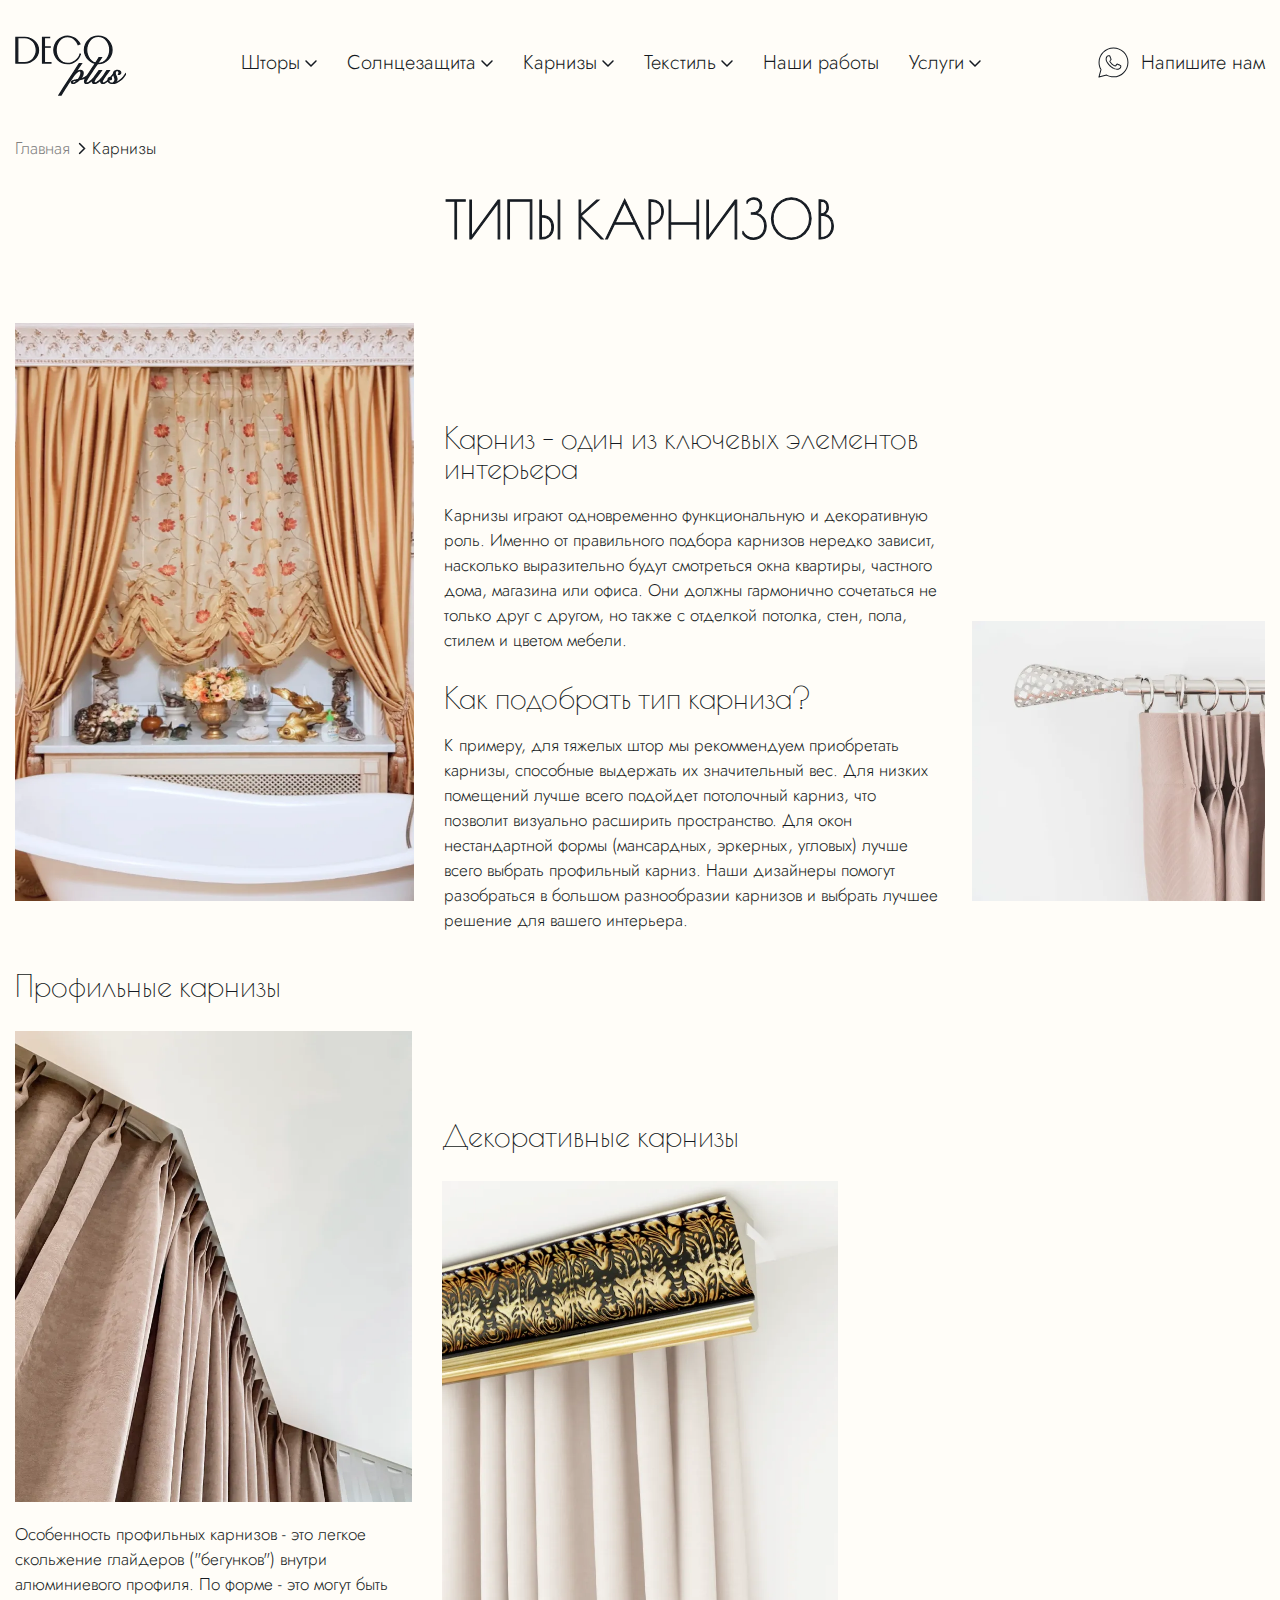
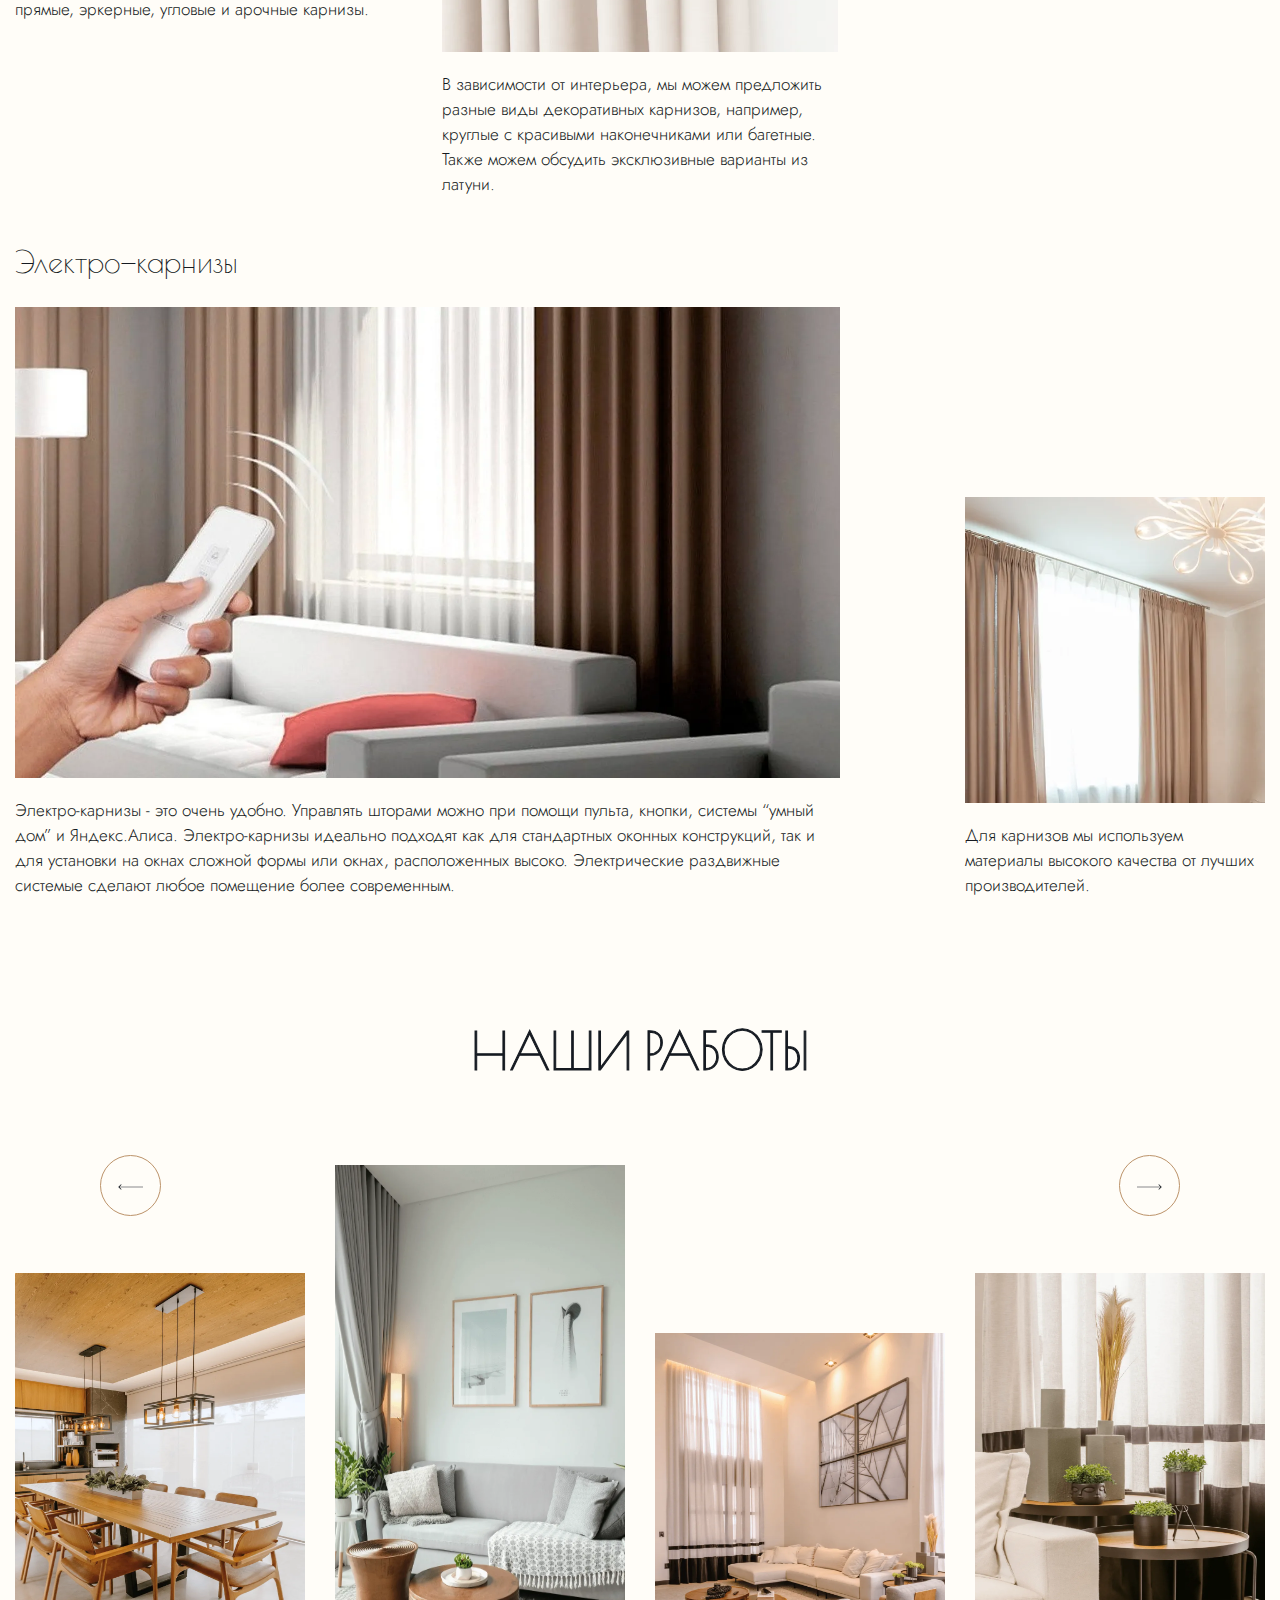
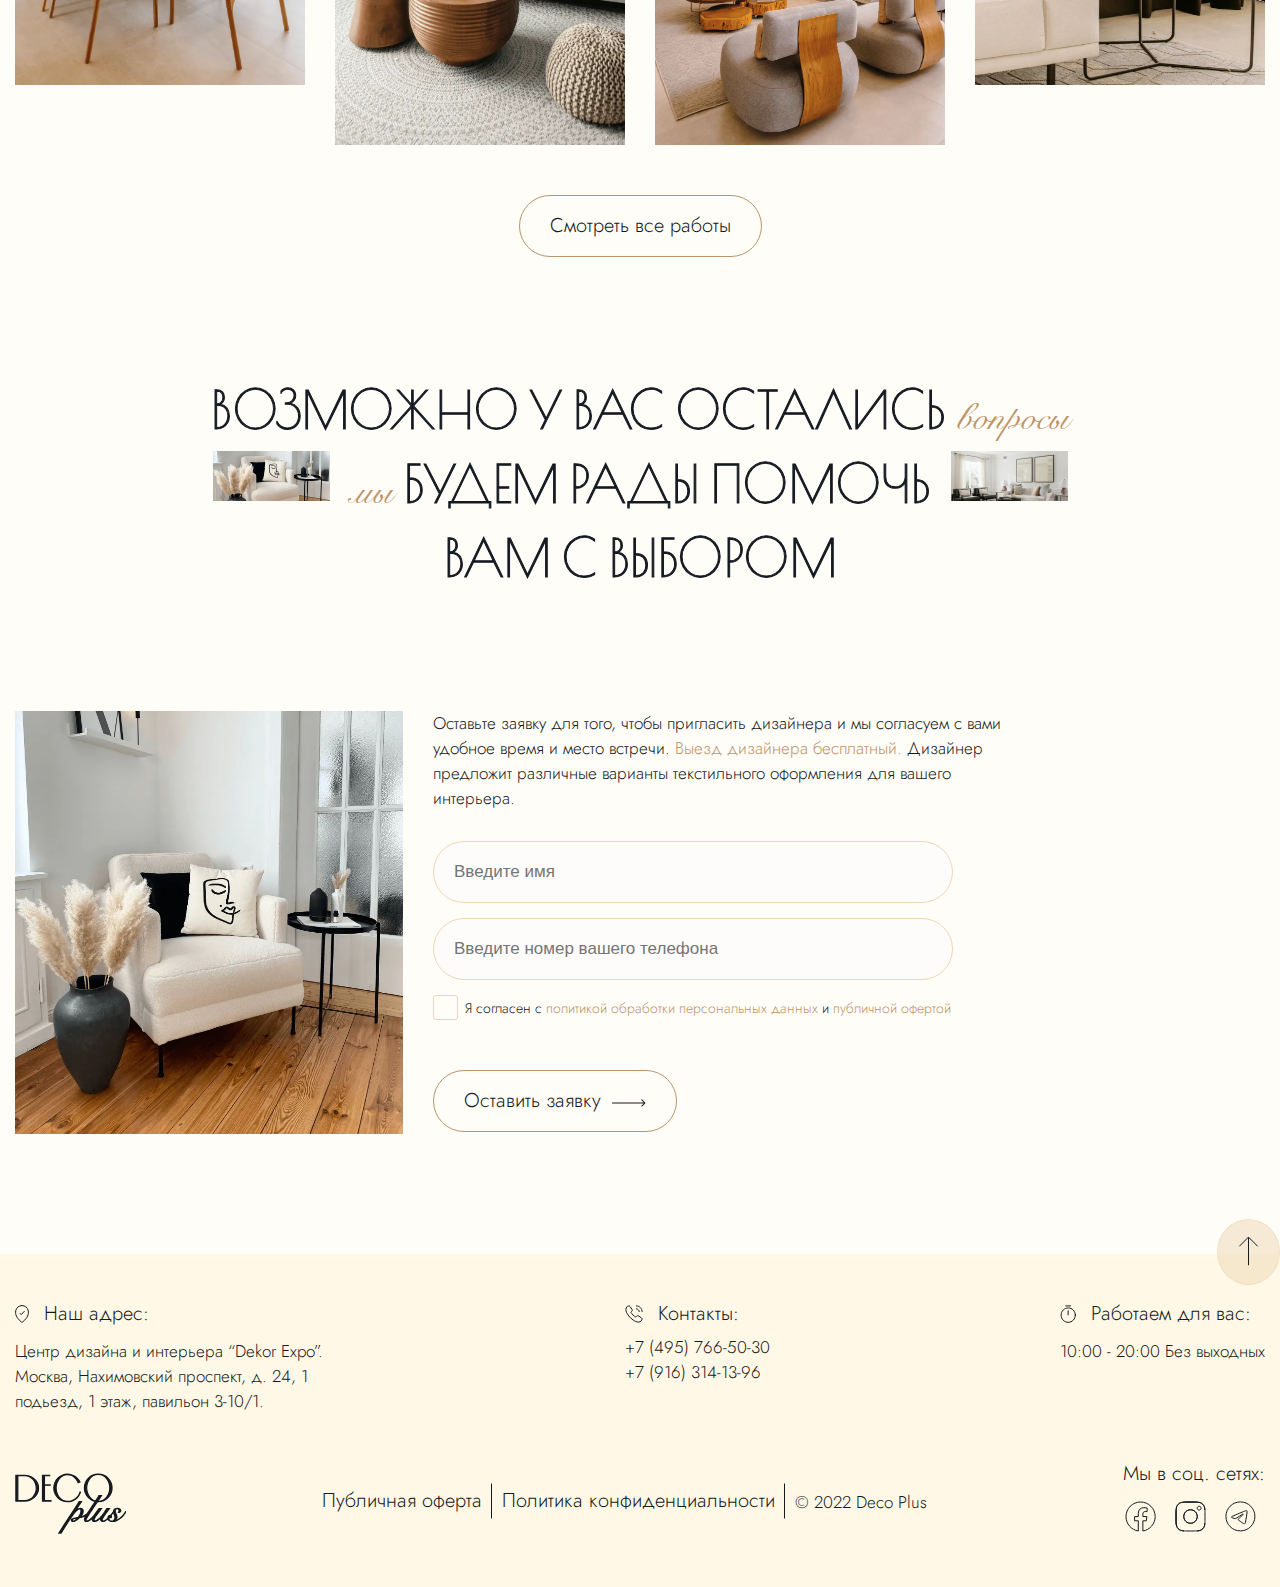
<file: curtain.html>
<!DOCTYPE html>
<html lang="ru">
  <head>
    <meta charset="UTF-8" />
    <meta http-equiv="X-UA-Compatible" content="IE=edge" />
    <meta name="viewport" content="width=device-width, initial-scale=1.0" />
    <title>Типы карнизов</title>
    <link rel="stylesheet" href="css/style.css" />
    <link rel="icon" href="img/icons/favicon.png" />
    <!-- <script defer src="js/carrousel.js"></script> -->
    <script defer src="https://unpkg.com/swiper@8/swiper-bundle.min.js"></script>
    <script defer src="js/popups.js"></script>
    <script defer src="js/slider.js"></script>
    <script defer src="js/email-secondary.js"></script>
    <!-- <script defer src="js/qustion.js"></script> -->
    <script defer src="js/main.js"></script>
  </head>
  <body>
    <div class="wrapper">
      <header class="header">
        <!-- header 3.3 -->
        <div class="header__wrapper">
          <div class="header__burger">
            <span></span>
            <span></span>
            <span></span>
            <span></span>
          </div>
          <div class="header__container">
            <a href="index.html" class="header__logo">
              <img src="img/icons/logo.svg" alt="logo" />
              <img src="img/icons/brownLogo.svg" alt="logo" />
            </a>
            <nav class="header__menu menu">
              <div class="menu__body">
                <div class="menu__images">
                  <img src="img/header/1.png" alt="подушка" />
                  <img src="img/header/2.png" alt="шторы" />
                  <img src="img/header/3.png" alt="шторы" />
                </div>
                <ul class="menu__list">
                  <li class="menu__item">
                    <a href="curtains.html" class="menu__link">Шторы</a>
                    <span>
                      <svg
                        width="12"
                        height="8"
                        viewBox="0 0 12 8"
                        fill="none"
                        xmlns="http://www.w3.org/2000/svg"
                      >
                        <path
                          d="M1.53033 0.46967C1.23744 0.176777 0.762563 0.176777 0.46967 0.46967C0.176777 0.762563 0.176777 1.23744 0.46967 1.53033L1.53033 0.46967ZM6 6L5.46967 6.53033L6 7.06066L6.53033 6.53033L6 6ZM11.5303 1.53033C11.8232 1.23744 11.8232 0.762563 11.5303 0.46967C11.2374 0.176777 10.7626 0.176777 10.4697 0.46967L11.5303 1.53033ZM0.46967 1.53033L5.46967 6.53033L6.53033 5.46967L1.53033 0.46967L0.46967 1.53033ZM6.53033 6.53033L11.5303 1.53033L10.4697 0.46967L5.46967 5.46967L6.53033 6.53033Z"
                          fill="#151A21"
                        />
                      </svg>
                    </span>
                    <ul class="sub-menu__list">
                      <li>
                        <a href="curtains.html" class="sub-menu__link">Тюль</a>
                      </li>
                      <li>
                        <a href="curtains.html" class="sub-menu__link">Римские</a>
                      </li>
                      <li>
                        <a href="curtains.html" class="sub-menu__link">Портьеры</a>
                      </li>
                      <li>
                        <a href="curtains.html" class="sub-menu__link">На кулиске</a>
                      </li>
                      <li>
                        <a href="curtains.html" class="sub-menu__link">На бретелях</a>
                      </li>
                      <li>
                        <a href="curtains.html" class="sub-menu__link">На люверсах</a>
                      </li>
                      <li>
                        <a href="curtains.html" class="sub-menu__link">Лондонские</a>
                      </li>
                      <li>
                        <a href="curtains.html" class="sub-menu__link">Австрийские</a>
                      </li>
                      <li>
                        <a href="curtains.html" class="sub-menu__link">Французские</a>
                      </li>
                      <li>
                        <a href="curtains.html" class="sub-menu__link">Ламбрекены</a>
                      </li>
                      <li>
                        <a href="curtains.html" class="sub-menu__link">Японсике панели</a>
                      </li>
                    </ul>
                  </li>
                  <li class="menu__item">
                    <a href="defense.html" class="menu__link">Солнцезащита</a>
                    <span>
                      <svg
                        width="12"
                        height="8"
                        viewBox="0 0 12 8"
                        fill="none"
                        xmlns="http://www.w3.org/2000/svg"
                      >
                        <path
                          d="M1.53033 0.46967C1.23744 0.176777 0.762563 0.176777 0.46967 0.46967C0.176777 0.762563 0.176777 1.23744 0.46967 1.53033L1.53033 0.46967ZM6 6L5.46967 6.53033L6 7.06066L6.53033 6.53033L6 6ZM11.5303 1.53033C11.8232 1.23744 11.8232 0.762563 11.5303 0.46967C11.2374 0.176777 10.7626 0.176777 10.4697 0.46967L11.5303 1.53033ZM0.46967 1.53033L5.46967 6.53033L6.53033 5.46967L1.53033 0.46967L0.46967 1.53033ZM6.53033 6.53033L11.5303 1.53033L10.4697 0.46967L5.46967 5.46967L6.53033 6.53033Z"
                          fill="#151A21"
                        />
                      </svg>
                    </span>
                    <ul class="sub-menu__list">
                      <li>
                        <a href="defense.html" class="sub-menu__link">Рулонные шторы</a>
                      </li>
                      <li>
                        <a href="defense.html" class="sub-menu__link">Шторы-плиссе</a>
                      </li>
                      <li>
                        <a href="defense.html" class="sub-menu__link">Жалюзи</a>
                      </li>
                    </ul>
                  </li>
                  <li class="menu__item">
                    <a href="curtain.html" class="menu__link">Карнизы</a>
                    <span>
                      <svg
                        width="12"
                        height="8"
                        viewBox="0 0 12 8"
                        fill="none"
                        xmlns="http://www.w3.org/2000/svg"
                      >
                        <path
                          d="M1.53033 0.46967C1.23744 0.176777 0.762563 0.176777 0.46967 0.46967C0.176777 0.762563 0.176777 1.23744 0.46967 1.53033L1.53033 0.46967ZM6 6L5.46967 6.53033L6 7.06066L6.53033 6.53033L6 6ZM11.5303 1.53033C11.8232 1.23744 11.8232 0.762563 11.5303 0.46967C11.2374 0.176777 10.7626 0.176777 10.4697 0.46967L11.5303 1.53033ZM0.46967 1.53033L5.46967 6.53033L6.53033 5.46967L1.53033 0.46967L0.46967 1.53033ZM6.53033 6.53033L11.5303 1.53033L10.4697 0.46967L5.46967 5.46967L6.53033 6.53033Z"
                          fill="#151A21"
                        />
                      </svg>
                    </span>
                    <ul class="sub-menu__list">
                      <li>
                        <a href="curtain.html" class="sub-menu__link">Профильные</a>
                      </li>
                      <li>
                        <a href="curtain.html" class="sub-menu__link">Декоративные</a>
                      </li>
                      <li>
                        <a href="curtain.html" class="sub-menu__link">Электро-карнизы</a>
                      </li>
                    </ul>
                  </li>
                  <li class="menu__item">
                    <a href="textile.html" class="menu__link">Текстиль</a>
                    <span>
                      <svg
                        width="12"
                        height="8"
                        viewBox="0 0 12 8"
                        fill="none"
                        xmlns="http://www.w3.org/2000/svg"
                      >
                        <path
                          d="M1.53033 0.46967C1.23744 0.176777 0.762563 0.176777 0.46967 0.46967C0.176777 0.762563 0.176777 1.23744 0.46967 1.53033L1.53033 0.46967ZM6 6L5.46967 6.53033L6 7.06066L6.53033 6.53033L6 6ZM11.5303 1.53033C11.8232 1.23744 11.8232 0.762563 11.5303 0.46967C11.2374 0.176777 10.7626 0.176777 10.4697 0.46967L11.5303 1.53033ZM0.46967 1.53033L5.46967 6.53033L6.53033 5.46967L1.53033 0.46967L0.46967 1.53033ZM6.53033 6.53033L11.5303 1.53033L10.4697 0.46967L5.46967 5.46967L6.53033 6.53033Z"
                          fill="#151A21"
                        />
                      </svg>
                    </span>
                    <ul class="sub-menu__list sub-menu__list_big">
                      <li>
                        <a href="textile.html" class="sub-menu__link">Покрывала</a>
                      </li>
                      <li>
                        <a href="textile.html" class="sub-menu__link">Декоративные подушки</a>
                      </li>
                      <li>
                        <a href="textile.html" class="sub-menu__link">Чехлы на диванные подушки</a>
                      </li>
                      <li>
                        <a href="textile.html" class="sub-menu__link">Скатерти</a>
                      </li>
                    </ul>
                  </li>
                  <li class="menu__item">
                    <a href="work.html" class="menu__link">Наши работы</a>
                  </li>
                  <li class="menu__item">
                    <a href="services.html" class="menu__link">Услуги</a>
                    <span>
                      <svg
                        width="12"
                        height="8"
                        viewBox="0 0 12 8"
                        fill="none"
                        xmlns="http://www.w3.org/2000/svg"
                      >
                        <path
                          d="M1.53033 0.46967C1.23744 0.176777 0.762563 0.176777 0.46967 0.46967C0.176777 0.762563 0.176777 1.23744 0.46967 1.53033L1.53033 0.46967ZM6 6L5.46967 6.53033L6 7.06066L6.53033 6.53033L6 6ZM11.5303 1.53033C11.8232 1.23744 11.8232 0.762563 11.5303 0.46967C11.2374 0.176777 10.7626 0.176777 10.4697 0.46967L11.5303 1.53033ZM0.46967 1.53033L5.46967 6.53033L6.53033 5.46967L1.53033 0.46967L0.46967 1.53033ZM6.53033 6.53033L11.5303 1.53033L10.4697 0.46967L5.46967 5.46967L6.53033 6.53033Z"
                          fill="#151A21"
                        />
                      </svg>
                    </span>
                    <ul class="sub-menu__list sub-menu__list_midle">
                      <li>
                        <a href="services.html" class="sub-menu__link">Дизайн штор</a>
                      </li>
                      <li>
                        <a href="services.html" class="sub-menu__link">Пошив</a>
                      </li>
                      <li>
                        <a href="services.html" class="sub-menu__link">Замеры</a>
                      </li>
                      <li>
                        <a href="services.html" class="sub-menu__link">Монтаж карнизов</a>
                      </li>
                      <li>
                        <a href="services.html" class="sub-menu__link">Навеска штор</a>
                      </li>
                      <li>
                        <a href="services.html" class="sub-menu__link">Выезд дизайнера</a>
                      </li>
                    </ul>
                  </li>
                </ul>
              </div>
            </nav>
            <a href="" class="header__whatsapp">
              <svg
                width="35"
                height="35"
                viewBox="0 0 35 35"
                fill="none"
                xmlns="http://www.w3.org/2000/svg"
              >
                <path
                  d="M2.91797 32.0827L2.43588 31.9501C2.38846 32.1224 2.43667 32.307 2.56233 32.4341C2.68798 32.5613 2.87196 32.6117 3.04488 32.5663L2.91797 32.0827ZM4.97644 24.6002L5.45853 24.7328C5.49397 24.604 5.47637 24.4663 5.40966 24.3505L4.97644 24.6002ZM3.05066 17.3822L3.55066 17.3828L3.55066 17.3812L3.05066 17.3822ZM27.7187 7.15014L27.3651 7.50364L27.366 7.50461L27.7187 7.15014ZM31.9528 17.3822L31.4528 17.3805V17.3822H31.9528ZM10.5918 30.069L10.8321 29.6306C10.72 29.5691 10.5886 29.5529 10.4649 29.5854L10.5918 30.069ZM13.885 11.3257L13.4271 11.5265L13.429 11.5308L13.885 11.3257ZM13.0768 10.7079L13.0436 11.2068C13.0547 11.2075 13.0657 11.2079 13.0768 11.2079V10.7079ZM11.4009 11.149L11.7684 11.4881L11.7692 11.4872L11.4009 11.149ZM11.6068 17.8966L12.0073 17.5973L12.0066 17.5963L11.6068 17.8966ZM17.7813 23.3508L17.5972 23.8156L17.5979 23.8159L17.7813 23.3508ZM22.118 24.2469L22.0629 23.7499L22.0623 23.75L22.118 24.2469ZM24.5582 22.527L25.0284 22.6971L25.03 22.6926L24.5582 22.527ZM24.7641 20.8072L25.1935 20.5511L25.1928 20.55L24.7641 20.8072ZM24.0731 20.3807L24.3116 19.9412C24.304 19.9371 24.2964 19.9332 24.2886 19.9295L24.0731 20.3807ZM21.6036 19.2045L21.7686 18.7325L21.7671 18.732L21.6036 19.2045ZM20.7945 19.3812L20.3786 19.1035L20.3732 19.1118L20.7945 19.3812ZM19.6485 20.7926L19.2831 20.4513C19.2797 20.4549 19.2763 20.4587 19.273 20.4624L19.6485 20.7926ZM18.8687 20.8804L19.0924 20.4332L19.0847 20.4295L18.8687 20.8804ZM15.9581 19.0874L16.2912 18.7145L16.2907 18.714L15.9581 19.0874ZM13.9436 16.5886L13.5068 16.832C13.511 16.8394 13.5153 16.8467 13.5197 16.8539L13.9436 16.5886ZM14.1056 15.8527L14.4448 16.2201C14.4493 16.2159 14.4538 16.2116 14.4582 16.2072L14.1056 15.8527ZM14.6501 15.2212L15.0296 15.5467L15.0311 15.545L14.6501 15.2212ZM15.0172 14.618L15.4527 14.8637C15.4569 14.8562 15.4609 14.8486 15.4647 14.841L15.0172 14.618ZM14.9879 13.9864L15.4351 13.7628C15.4323 13.7572 15.4294 13.7517 15.4264 13.7462L14.9879 13.9864ZM3.40006 32.2153L5.45853 24.7328L4.49435 24.4675L2.43588 31.9501L3.40006 32.2153ZM5.40966 24.3505C4.18871 22.2316 3.54753 19.8284 3.55066 17.3828L2.55066 17.3815C2.5473 20.0028 3.23455 22.5786 4.54321 24.8498L5.40966 24.3505ZM3.55066 17.3812C3.53652 9.6748 9.79534 3.41602 17.4867 3.41602V2.41602C9.24271 2.41602 2.53551 9.12326 2.55066 17.3831L3.55066 17.3812ZM17.4867 3.41602C21.2215 3.41602 24.7252 4.8629 27.3651 7.50363L28.0723 6.79664C25.2442 3.96766 21.4859 2.41602 17.4867 2.41602V3.41602ZM27.366 7.50461C28.6667 8.79854 29.6977 10.3377 30.3992 12.033L31.3232 11.6506C30.5711 9.8331 29.4658 8.18291 28.0713 6.79567L27.366 7.50461ZM30.3992 12.033C31.1007 13.7282 31.4588 15.5459 31.4528 17.3805L32.4528 17.3838C32.4593 15.4168 32.0753 13.4681 31.3232 11.6506L30.3992 12.033ZM31.4528 17.3822C31.4528 25.0736 25.1937 31.3328 17.5013 31.3328V32.3328C25.7459 32.3328 32.4528 25.626 32.4528 17.3822H31.4528ZM17.5013 31.3328C15.1592 31.3328 12.875 30.7505 10.8321 29.6306L10.3514 30.5075C12.5427 31.7088 14.9924 32.3328 17.5013 32.3328V31.3328ZM10.4649 29.5854L2.79106 31.5991L3.04488 32.5663L10.7187 30.5526L10.4649 29.5854ZM14.3429 11.1248C14.1857 10.7666 13.9875 10.508 13.7242 10.3569C13.4621 10.2065 13.2069 10.2079 13.0768 10.2079V11.2079C13.1965 11.2079 13.2131 11.2166 13.2265 11.2242C13.2388 11.2313 13.3197 11.2816 13.4271 11.5265L14.3429 11.1248ZM13.1099 10.209C12.8697 10.193 12.6163 10.1932 12.3702 10.1932V11.1932C12.6239 11.1932 12.8427 11.1934 13.0436 11.2068L13.1099 10.209ZM12.3702 10.1932C12.0226 10.1932 11.4817 10.3216 11.0325 10.8109L11.7692 11.4872C11.9955 11.2406 12.2491 11.1932 12.3702 11.1932V10.1932ZM11.0334 10.81C10.6901 11.182 9.63683 12.1757 9.63683 14.1622H10.6368C10.6368 12.5919 11.4343 11.8501 11.7684 11.4881L11.0334 10.81ZM9.63683 14.1622C9.63683 15.1641 9.99795 16.1207 10.3595 16.8344C10.7247 17.5551 11.1127 18.0713 11.207 18.1968L12.0066 17.5963C11.9242 17.4866 11.5773 17.0252 11.2516 16.3824C10.9224 15.7326 10.6368 14.9396 10.6368 14.1622H9.63683ZM11.2063 18.1959C11.2054 18.1946 11.2081 18.1984 11.2174 18.2119C11.2258 18.2241 11.2365 18.2399 11.2503 18.2603C11.2773 18.3004 11.3141 18.3551 11.3588 18.4206C11.4486 18.5522 11.5715 18.729 11.7257 18.9391C12.0339 19.3589 12.4674 19.9119 13.014 20.5047C14.102 21.6849 15.6617 23.0489 17.5972 23.8156L17.9655 22.8859C14.4527 21.4943 12.2209 17.883 12.0073 17.5973L11.2063 18.1959ZM17.5979 23.8159C19.1419 24.4247 20.104 24.6839 20.7818 24.7743C21.4771 24.867 21.872 24.7776 22.1736 24.7438L22.0623 23.75C21.7022 23.7903 21.4573 23.8555 20.914 23.783C20.3532 23.7082 19.4778 23.4823 17.9647 22.8856L17.5979 23.8159ZM22.1731 24.7438C22.6124 24.6952 23.221 24.4339 23.7406 24.1C24.2524 23.7711 24.8161 23.284 25.0284 22.6971L24.088 22.357C23.9918 22.6231 23.6659 22.9593 23.1999 23.2588C22.7417 23.5532 22.2845 23.7254 22.0629 23.7499L22.1731 24.7438ZM25.03 22.6926C25.1914 22.2324 25.2734 21.7976 25.3025 21.4501C25.3171 21.2768 25.3191 21.1176 25.3089 20.9826C25.3038 20.9153 25.2952 20.847 25.281 20.7822C25.2685 20.7251 25.2447 20.637 25.1935 20.5511L24.3347 21.0633C24.3054 21.0143 24.3009 20.9814 24.3041 20.9959C24.3056 21.0027 24.3091 21.0226 24.3117 21.058C24.3171 21.1284 24.3172 21.2329 24.306 21.3665C24.2837 21.6327 24.2188 21.9841 24.0864 22.3615L25.03 22.6926ZM25.1928 20.55C25.0724 20.3492 24.8746 20.236 24.7578 20.1721C24.6897 20.1348 24.6135 20.0967 24.5423 20.0609C24.4683 20.0236 24.3924 19.9851 24.3116 19.9412L23.8345 20.8201C23.9299 20.8719 24.0175 20.9162 24.0924 20.9539C24.1701 20.9931 24.2282 21.0222 24.2778 21.0494C24.3276 21.0766 24.3521 21.093 24.3633 21.1016C24.3738 21.1097 24.3557 21.0984 24.3354 21.0644L25.1928 20.55ZM24.2886 19.9295C24.1052 19.8419 23.5834 19.5828 23.0457 19.3213C22.5338 19.0724 21.9727 18.8039 21.7686 18.7325L21.4386 19.6765C21.5722 19.7232 22.0619 19.9549 22.6084 20.2206C23.1289 20.4738 23.673 20.7437 23.8575 20.8318L24.2886 19.9295ZM21.7671 18.732C21.6159 18.6797 21.3654 18.5904 21.1041 18.6199C20.7846 18.656 20.5507 18.8458 20.3786 19.1036L21.2104 19.6588C21.2453 19.6064 21.2633 19.5953 21.259 19.5982C21.2498 19.6047 21.2324 19.6118 21.2164 19.6136C21.2071 19.6146 21.2161 19.6116 21.2579 19.621C21.3013 19.6307 21.3562 19.648 21.4401 19.677L21.7671 18.732ZM20.3732 19.1118C20.1638 19.4395 19.4988 20.2203 19.2831 20.4513L20.0139 21.1339C20.2377 20.8943 20.9548 20.0587 21.2158 19.6505L20.3732 19.1118ZM19.273 20.4624C19.2598 20.4774 19.2497 20.4872 19.2426 20.4933C19.2356 20.4994 19.2321 20.5015 19.2322 20.5014C19.2348 20.4999 19.2442 20.4956 19.2553 20.4943C19.2642 20.4933 19.2589 20.496 19.232 20.4893C19.2037 20.4822 19.1587 20.4664 19.0923 20.4332L18.6451 21.3277C18.8587 21.4344 19.1064 21.5187 19.3718 21.4875C19.6565 21.4542 19.8677 21.3005 20.024 21.1227L19.273 20.4624ZM19.0847 20.4295C18.6811 20.2362 17.6061 19.8892 16.2912 18.7145L15.625 19.4602C17.0743 20.755 18.3223 21.1731 18.6528 21.3314L19.0847 20.4295ZM16.2907 18.714C15.2772 17.8111 14.5904 16.6796 14.3674 16.3233L13.5197 16.8539C13.7379 17.2024 14.4918 18.4507 15.6255 19.4607L16.2907 18.714ZM14.3803 16.3452C14.3523 16.295 14.3508 16.2747 14.3513 16.2791C14.3524 16.2875 14.3515 16.3042 14.3457 16.3201C14.3415 16.3317 14.3395 16.329 14.3558 16.3094C14.3734 16.2881 14.3995 16.2619 14.4448 16.2201L13.7664 15.4854C13.6759 15.5689 13.4948 15.7344 13.4061 15.9778C13.3026 16.2621 13.3521 16.5543 13.5068 16.832L14.3803 16.3452ZM14.4582 16.2072C14.638 16.0283 14.8812 15.7198 15.0296 15.5467L14.2706 14.8956C14.0658 15.1344 13.8971 15.3549 13.753 15.4983L14.4582 16.2072ZM15.0311 15.545C15.2481 15.2896 15.355 15.0369 15.4527 14.8637L14.5817 14.3723C14.414 14.6696 14.4037 14.7391 14.2691 14.8973L15.0311 15.545ZM15.4647 14.841C15.6823 14.4041 15.5558 14.0043 15.4351 13.7628L14.5407 14.21C14.5683 14.2653 14.5793 14.3046 14.5821 14.3312C14.5841 14.3513 14.5826 14.3691 14.5696 14.3951L15.4647 14.841ZM15.4264 13.7462C15.4294 13.7517 15.4188 13.7306 15.3881 13.6587C15.3616 13.5966 15.3272 13.5138 15.2864 13.4141C15.2047 13.2148 15.1007 12.9566 14.9883 12.6782C14.7656 12.1269 14.5079 11.4916 14.341 11.1206L13.429 11.5308C13.5861 11.88 13.8354 12.4942 14.061 13.0527C14.1727 13.3292 14.2781 13.5909 14.361 13.7932C14.4361 13.9764 14.5098 14.1544 14.5494 14.2267L15.4264 13.7462Z"
                  fill="#151A21"
                />
              </svg>
              <p>Напишите нам</p>
            </a>
          </div>
        </div>
      </header>
      <main class="main">
        <section class="curtains">
          <div class="curtains__container">
            <div class="public__navation navigation">
              <a href="index.html" class="navigation__item">Главная</a>
              <div class="navigation__arrow">
                <svg
                  width="12"
                  height="8"
                  viewBox="0 0 12 8"
                  fill="none"
                  xmlns="http://www.w3.org/2000/svg"
                >
                  <path
                    d="M1.53033 0.46967C1.23744 0.176777 0.762563 0.176777 0.46967 0.46967C0.176777 0.762563 0.176777 1.23744 0.46967 1.53033L1.53033 0.46967ZM6 6L5.46967 6.53033L6 7.06066L6.53033 6.53033L6 6ZM11.5303 1.53033C11.8232 1.23744 11.8232 0.762563 11.5303 0.46967C11.2374 0.176777 10.7626 0.176777 10.4697 0.46967L11.5303 1.53033ZM0.46967 1.53033L5.46967 6.53033L6.53033 5.46967L1.53033 0.46967L0.46967 1.53033ZM6.53033 6.53033L11.5303 1.53033L10.4697 0.46967L5.46967 5.46967L6.53033 6.53033Z"
                    fill="#151A21"
                  />
                </svg>
              </div>
              <div class="navigation__item active">Карнизы</div>
            </div>
            <h2 class="curtains__title _title">Типы карнизов</h2>
            <div class="servise__head head-servise">
              <div class="head-servise__right">
                <div class="head-servise__bigimg curtains__bigimg">
                  <img src="img/curtain/1.webp" alt="шторы" />
                </div>
              </div>
              <div class="head-servise__center">
                <div class="head-servise__item">
                  <div class="head-servise__name _name">
                    Карниз – один из ключевых элементов интерьера
                  </div>
                  <div class="head-servise__text _text">
                    Карнизы играют одновременно функциональную и декоративную роль. Именно от
                    правильного подбора карнизов нередко зависит, насколько выразительно будут
                    смотреться окна квартиры, частного дома, магазина или офиса. Они должны
                    гармонично сочетаться не только друг с другом, но также с отделкой потолка,
                    стен, пола, стилем и цветом мебели.
                  </div>
                </div>
                <div class="head-servise__item">
                  <div class="head-servise__name _name">Как подобрать тип карниза?</div>
                  <div class="head-servise__text _text">
                    К примеру, для тяжелых штор мы рекоммендуем приобретать карнизы, способные
                    выдержать их значительный вес. Для низких помещений лучше всего подойдет
                    потолочный карниз, что позволит визуально расширить пространство. Для окон
                    нестандартной формы (мансардных, эркерных, угловых) лучше всего выбрать
                    профильный карниз. Наши дизайнеры помогут разобраться в большом разнообразии
                    карнизов и выбрать лучшее решение для вашего интерьера.
                  </div>
                </div>
              </div>
              <div class="head-servise__left">
                <div class="head-servise__smallimg">
                  <img src="img/curtain/2.webp" alt="шторы" />
                </div>
              </div>
            </div>

            <div class="servise__subhead subhead-servise subhead-servise_left">
              <div class="subhead-servise__item">
                <div class="subhead-servise__title _name">Профильные карнизы</div>
                <div class="subhead-servise__img">
                  <img src="img/curtain/3.webp" alt="шторы" />
                </div>
                <div class="subhead-servise__text _text">
                  Особенность профильных карнизов - это легкое скольжение глайдеров ("бегунков")
                  внутри алюминиевого профиля. По форме - это могут быть прямые, эркерные, угловые и
                  арочные карнизы.
                </div>
              </div>
              <div class="subhead-servise__item">
                <div class="subhead-servise__title _name">Декоративные карнизы</div>
                <div class="subhead-servise__img">
                  <img src="img/curtain/4.webp" alt="шторы" />
                </div>
                <div class="subhead-servise__text _text">
                  В зависимости от интерьера, мы можем предложить разные виды декоративных карнизов,
                  например, круглые с красивыми наконечниками или багетные. Также можем обсудить
                  эксклюзивные варианты из латуни.
                </div>
              </div>
              <div class="subhead-servise__item"></div>
            </div>

            <div class="servise__center center-servise">
              <div class="center-servise__big">
                <div class="center-servise__title _name">Электро—карнизы</div>
                <div class="center-servise__bigimg">
                  <img src="img/curtain/5.webp" alt="шторы" />
                </div>
                <div class="center-servise__text _text">
                  Электро-карнизы - это очень удобно. Управлять шторами можно при помощи пульта,
                  кнопки, системы “умный дом” и Яндекс.Алиса. Электро-карнизы идеально подходят как
                  для стандартных оконных конструкций, так и для установки на окнах сложной формы
                  или окнах, расположенных высоко. Электрические раздвижные системые сделают любое
                  помещение более современным.
                </div>
              </div>
              <div class="center-servise__small center-servise__small_text">
                <div class="center-servise__small_wrap">
                  <div class="center-servise__smallimg">
                    <img src="img/curtain/6.webp" alt="шторы" />
                  </div>
                  <div class="center-servise__text _text">
                    Для карнизов мы используем материалы высокого качества от лучших производителей.
                  </div>
                </div>
              </div>
            </div>
          </div>
        </section>

        <section class="slider">
          <div class="slider__head">
            <h2 class="slider__title _title">наши работы</h2>
          </div>
          <div class="slider__block swiper-container">
            <div class="slider__buttons">
              <div class="slider__button slider__button_next">
                <svg
                  width="34"
                  height="8"
                  viewBox="0 0 34 8"
                  fill="none"
                  xmlns="http://www.w3.org/2000/svg"
                >
                  <path
                    d="M33.3536 4.35355C33.5488 4.15829 33.5488 3.84171 33.3536 3.64645L30.1716 0.464466C29.9763 0.269204 29.6597 0.269204 29.4645 0.464466C29.2692 0.659728 29.2692 0.976311 29.4645 1.17157L32.2929 4L29.4645 6.82843C29.2692 7.02369 29.2692 7.34027 29.4645 7.53553C29.6597 7.7308 29.9763 7.7308 30.1716 7.53553L33.3536 4.35355ZM0 4.5H33V3.5H0V4.5Z"
                    fill="#151A21"
                  />
                </svg>
              </div>
              <div class="slider__button slider__button_prev">
                <svg
                  width="34"
                  height="8"
                  viewBox="0 0 34 8"
                  fill="none"
                  xmlns="http://www.w3.org/2000/svg"
                >
                  <path
                    d="M0.646446 4.35355C0.451183 4.15829 0.451183 3.84171 0.646446 3.64645L3.82843 0.464466C4.02369 0.269204 4.34027 0.269204 4.53553 0.464466C4.7308 0.659728 4.7308 0.976311 4.53553 1.17157L1.70711 4L4.53553 6.82843C4.7308 7.02369 4.7308 7.34027 4.53553 7.53553C4.34027 7.7308 4.02369 7.7308 3.82843 7.53553L0.646446 4.35355ZM34 4.5H1V3.5H34V4.5Z"
                    fill="#151A21"
                  />
                </svg>
              </div>
            </div>
            <div class="slider__wrapper swiper-wrapper">
              <div class="slider__item swiper-slide">
                <div class="slider__img">
                  <img src="img/slidermain/1.webp" alt="шторы" />
                </div>
              </div>
              <div class="slider__item swiper-slide slider__item_big">
                <div class="slider__img">
                  <img src="img/slidermain/2.webp" alt="шторы" />
                </div>
              </div>
              <div class="slider__item swiper-slide">
                <div class="slider__img">
                  <img src="img/slidermain/3.webp" alt="шторы" />
                </div>
              </div>
              <div class="slider__item swiper-slide">
                <div class="slider__img">
                  <img src="img/slidermain/4.webp" alt="шторы" />
                </div>
              </div>
              <div class="slider__item swiper-slide">
                <div class="slider__img">
                  <img src="img/slidermain/5.webp" alt="шторы" />
                </div>
              </div>
              <div class="slider__item swiper-slide">
                <div class="slider__img">
                  <img src="img/slidermain/6.webp" alt="шторы" />
                </div>
              </div>
            </div>
            <div class="slider__btns">
              <a href="work.html" class="slider__btn _btn">Смотреть все работы</a>
            </div>
          </div>
        </section>

        <section class="textpic">
          <div class="textpic__container textpic__pc">
            <div class="textpic__title">
              <h2 class="">
                возможно у вас остались <span class="textpic__russnel">вопросы</span>
              </h2>
              <div class="textpic__center">
                <img src="img/textpic/1.png" alt="шторы" />
                <p class=""><span class="textpic__russnel">мы</span> будем рады помочь</p>
                <img src="img/textpic/2.png" alt="шторы" />
              </div>
              <p>Вам с выбором</p>
            </div>
          </div>
          <div class="textpic__container textpic__modile">
            <div class="textpic__modile__right">
              возможно <span class="textpic__russnel_mob">у вас</span>
            </div>
            <div class="textpic__modile__left">
              <p>остались</p>
              <img src="img/textpic/2.png" alt="шторы" />
            </div>
            <div class="textpic__modile__right">
              <span class="textpic__russnel_mob">вопросы</span> мы будем
            </div>
            <div class="textpic__modile__left">
              <p style="margin-right: 10px">рады помочь</p>
              <span class="textpic__russnel_mob">вам</span>
            </div>
            <div class="textpic__modile__left">
              <img src="img/textpic/1.png" alt="шторы" />
              <p>с выбором</p>
            </div>
          </div>
        </section>
        <section class="invite">
          <div class="invite__container">
            <div class="invite__body pattern">
              <div class="pattern__left">
                <div class="pattern__img">
                  <img src="img/pattern/pattern.webp" alt="шторы" />
                </div>
              </div>
              <div class="pattern__right">
                <div class="pattern__text _text">
                  Оставьте заявку для того, чтобы пригласить дизайнера и мы согласуем с вами удобное
                  время и место встречи. <span>Выезд дизайнера бесплатный.</span> Дизайнер предложит
                  различные варианты текстильного оформления для вашего интерьера.
                </div>
                <form class="request-popup__form">
                  <div class="request-popup__item _item-input">
                    <input
                      class="request-popup__input _input name-input"
                      type="text"
                      placeholder="Введите имя"
                    />
                    <div class="request-popup__placeholder _placeholder">Введите имя</div>
                  </div>
                  <div class="request-popup__item _item-input">
                    <input
                      class="request-popup__input _input number-input"
                      type="tel"
                      placeholder="Введите номер вашего телефона"
                      data-tel-input
                    />
                    <div class="request-popup__placeholder _placeholder">
                      Введите номер вашего телефона
                    </div>
                  </div>
                  <label class="request-popup__check _label-wallet">
                    <input class="_checkbox-wallet" type="checkbox" />
                    <span class="_fake-wallet"></span>
                    <span class="_wallet-chectext"
                      >Я согласен с
                      <a target="_blank" href="conditi.html" class="_link"
                        >политикой обработки персональных данных</a
                      >
                      и
                      <a target="_blank" href="public.html" class="_link"
                        >публичной офертой</a
                      ></span
                    >
                    <div class="request-popup__error _error-form">
                      Пожалуйста введите имя и номер телефона
                    </div>
                  </label>
                  <div class="pattern__btns">
                    <div class="_btn btn-form">
                      Оставить заявку
                      <svg
                        width="34"
                        height="8"
                        viewBox="0 0 34 8"
                        fill="none"
                        xmlns="http://www.w3.org/2000/svg"
                      >
                        <path
                          d="M33.3536 4.35355C33.5488 4.15829 33.5488 3.84171 33.3536 3.64645L30.1716 0.464466C29.9763 0.269204 29.6597 0.269204 29.4645 0.464466C29.2692 0.659728 29.2692 0.976311 29.4645 1.17157L32.2929 4L29.4645 6.82843C29.2692 7.02369 29.2692 7.34027 29.4645 7.53553C29.6597 7.7308 29.9763 7.7308 30.1716 7.53553L33.3536 4.35355ZM0 4.5H33V3.5H0V4.5Z"
                          fill="#151A21"
                        />
                      </svg>
                    </div>
                    <a href="#popup-thanks" class="popup-link popup-thanks-fake"></a>
                  </div>
                </form>
              </div>
            </div>
          </div>
        </section>
      </main>
      <footer class="footer">
        <!-- footer 3.3 -->
        <div class="footer__container footer_dc">
          <div class="footer__up">
            <svg
              width="35"
              height="35"
              viewBox="0 0 35 35"
              fill="none"
              xmlns="http://www.w3.org/2000/svg"
            >
              <path
                d="M26.3516 12.957L17.4995 4.10495L8.6474 12.957"
                stroke="#151A21"
                stroke-miterlimit="10"
                stroke-linecap="round"
                stroke-linejoin="round"
              />
              <path
                d="M17.5 31.8965V4.89648"
                stroke="#151A21"
                stroke-miterlimit="10"
                stroke-linecap="round"
                stroke-linejoin="round"
              />
            </svg>
          </div>
          <div class="footer__head">
            <div class="footer__item">
              <div class="footer__title">
                <svg
                  width="14"
                  height="19"
                  viewBox="0 0 14 19"
                  fill="none"
                  xmlns="http://www.w3.org/2000/svg"
                >
                  <path
                    d="M0.740876 5.66299C2.21219 -1.11945 11.7944 -1.11161 13.2583 5.67083C14.1172 9.64944 11.7571 13.0172 9.68829 15.1005C8.93799 15.8598 6.9998 17.4187 6.9998 17.4187C6.9998 17.4187 5.05804 15.8604 4.30341 15.1005C2.24207 13.0172 -0.118016 9.64161 0.740876 5.66299Z"
                    stroke="#151A21"
                  />
                  <path
                    d="M5.04004 8.37507L6.19064 9.56808L9.25891 6.38672"
                    stroke="#151A21"
                    stroke-linecap="round"
                    stroke-linejoin="round"
                  />
                </svg>
                <p>Наш адрес:</p>
              </div>
              <div class="footer__paragraph">
                Центр дизайна и интерьера “Dekor Expo”. Москва, Нахимовский проспект, д. 24, 1
                подьезд, 1 этаж, павильон 3-10/1.
              </div>
            </div>
            <div class="footer__item">
              <div class="footer__title">
                <svg
                  width="18"
                  height="18"
                  viewBox="0 0 18 18"
                  fill="none"
                  xmlns="http://www.w3.org/2000/svg"
                >
                  <path
                    d="M17.0761 14.1277C17.0761 14.4193 17.0113 14.719 16.8736 15.0106C16.7359 15.3022 16.5577 15.5776 16.3228 15.8368C15.9259 16.2742 15.4885 16.5901 14.9944 16.7926C14.5084 16.9951 13.9819 17.1004 13.4149 17.1004C12.5887 17.1004 11.7058 16.906 10.7743 16.5091C9.84279 16.1122 8.91129 15.5776 7.98789 14.9053C7.05639 14.2249 6.17349 13.4716 5.33109 12.6373C4.49679 11.7949 3.74349 10.912 3.07119 9.98859C2.40699 9.06519 1.87239 8.14179 1.48359 7.22649C1.09479 6.30309 0.900391 5.42019 0.900391 4.57779C0.900391 4.02699 0.997591 3.50049 1.19199 3.01449C1.38639 2.52039 1.69419 2.06679 2.12349 1.66179C2.64189 1.15149 3.20889 0.900391 3.80829 0.900391C4.03509 0.900391 4.26189 0.948991 4.46439 1.04619C4.67499 1.14339 4.86129 1.28919 5.00709 1.49979L6.88629 4.14849C7.03209 4.35099 7.13739 4.53729 7.21029 4.71549C7.28319 4.88559 7.32369 5.05569 7.32369 5.20959C7.32369 5.40399 7.26699 5.59839 7.15359 5.78469C7.04829 5.97099 6.89439 6.16539 6.69999 6.35979L6.08439 6.99969C5.99529 7.08879 5.95479 7.19409 5.95479 7.32369C5.95479 7.38849 5.96289 7.44519 5.97909 7.50999C6.00339 7.57479 6.02769 7.62339 6.04389 7.67199C6.18969 7.93929 6.44079 8.28759 6.79719 8.70879C7.16169 9.12999 7.55049 9.55929 7.97169 9.98859C8.40909 10.4179 8.83029 10.8148 9.25959 11.1793C9.68079 11.5357 10.0291 11.7787 10.3045 11.9245C10.345 11.9407 10.3936 11.965 10.4503 11.9893C10.5151 12.0136 10.5799 12.0217 10.6528 12.0217C10.7905 12.0217 10.8958 11.9731 10.9849 11.884L11.6005 11.2765C11.803 11.074 11.9974 10.9201 12.1837 10.8229C12.37 10.7095 12.5563 10.6528 12.7588 10.6528C12.9127 10.6528 13.0747 10.6852 13.2529 10.7581C13.4311 10.831 13.6174 10.9363 13.8199 11.074L16.501 12.9775C16.7116 13.1233 16.8574 13.2934 16.9465 13.4959C17.0275 13.6984 17.0761 13.9009 17.0761 14.1277Z"
                    stroke="#151A21"
                    stroke-miterlimit="10"
                  />
                  <path
                    d="M14.2647 6.56938C14.2647 6.08337 13.884 5.33818 13.317 4.73068C12.7986 4.17178 12.1101 3.73438 11.4297 3.73438"
                    stroke="#151A21"
                    stroke-linecap="round"
                    stroke-linejoin="round"
                  />
                  <path
                    d="M17.0997 6.57039C17.0997 3.43569 14.5644 0.900391 11.4297 0.900391"
                    stroke="#151A21"
                    stroke-linecap="round"
                    stroke-linejoin="round"
                  />
                </svg>
                <p><a href="contacts.html">Контакты:</a></p>
              </div>
              <div class="footer__phones">
                <a href="tel:+7 (495) 766-50-30" class="footer__phone">+7 (495) 766-50-30</a>
                <a href="tel:+7 (916) 314-13-96" class="footer__phone">+7 (916) 314-13-96</a>
              </div>
            </div>
            <div class="footer__item">
              <div class="footer__title">
                <svg
                  width="16"
                  height="18"
                  viewBox="0 0 16 18"
                  fill="none"
                  xmlns="http://www.w3.org/2000/svg"
                >
                  <path
                    d="M15.3335 10.1258C15.3335 14.1002 12.1478 17.3258 8.22244 17.3258C4.29711 17.3258 1.11133 14.1002 1.11133 10.1258C1.11133 6.15138 4.29711 2.92578 8.22244 2.92578C12.1478 2.92578 15.3335 6.15138 15.3335 10.1258Z"
                    stroke="#151A21"
                    stroke-linecap="round"
                    stroke-linejoin="round"
                  />
                  <path
                    d="M8.11133 5.75977V9.80977"
                    stroke="#151A21"
                    stroke-linecap="round"
                    stroke-linejoin="round"
                  />
                  <path
                    d="M5.71191 0.900391H10.5119"
                    stroke="#151A21"
                    stroke-miterlimit="10"
                    stroke-linecap="round"
                    stroke-linejoin="round"
                  />
                </svg>
                <p>Работаем для вас:</p>
              </div>
              <div class="footer__paragraph">10:00 - 20:00 Без выходных</div>
            </div>
          </div>
          <div class="footer__body">
            <a href="index.html" class="footer__logo">
              <img src="img/icons/logo.svg" alt="logo" />
              <img src="img/icons/brownLogo.svg" alt="logo" />
            </a>
            <div class="footer__links">
              <a href="public.html" class="footer__link">Публичная оферта</a>
              <a href="conditi.html" class="footer__link">Политика конфиденциальности</a>
              <div class="footer__copy">© 2022 Deco Plus</div>
            </div>
            <div class="footer__media">
              <div class="footer__title">Мы в соц. сетях:</div>
              <div class="footer__socials">
                <a href="" class="footer__social">
                  <svg
                    width="35"
                    height="35"
                    viewBox="0 0 35 35"
                    fill="none"
                    xmlns="http://www.w3.org/2000/svg"
                  >
                    <path
                      d="M32.1772 17.5886C32.1772 9.53154 25.6457 3 17.5886 3C9.53154 3 3 9.53154 3 17.5886C3 24.8702 8.33484 30.9056 15.3091 32V21.8056H11.605V17.5886H15.3091V14.3746C15.3091 10.7183 17.4871 8.69868 20.8195 8.69868C22.4156 8.69868 24.0851 8.98361 24.0851 8.98361V12.5738H22.2455C20.4332 12.5738 19.8681 13.6983 19.8681 14.852V17.5886H23.9141L23.2673 21.8056H19.8681V32C26.8424 30.9056 32.1772 24.8702 32.1772 17.5886Z"
                      stroke="#151A21"
                      stroke-linejoin="round"
                    />
                  </svg>
                </a>
                <a href="" class="footer__social">
                  <svg
                    width="35"
                    height="35"
                    viewBox="0 0 35 35"
                    fill="none"
                    xmlns="http://www.w3.org/2000/svg"
                  >
                    <path
                      d="M3.09417 11.005C3.16556 9.44509 3.4098 8.43905 3.74011 7.58508L3.74455 7.57328C4.07188 6.70429 4.58464 5.91707 5.24715 5.26641L5.25644 5.25728L5.26557 5.24798C5.91678 4.58462 6.70427 4.07237 7.5725 3.74591L7.58748 3.74018C8.43949 3.40884 9.44357 3.16551 11.0048 3.09413M3.09417 11.005C3.01912 12.6716 3 13.1883 3 17.5096C3 21.8319 3.01807 22.3473 3.09413 24.0144M3.09417 11.005L3.09417 11.4254M3.74591 27.4466C4.07237 28.3148 4.58462 29.1023 5.24798 29.7535L5.25727 29.7627L5.26638 29.7719C5.91708 30.4345 6.70432 30.9472 7.57332 31.2746L7.58629 31.2795C8.43909 31.6102 9.44365 31.8536 11.0048 31.925M3.74591 27.4466L3.74018 27.4316C3.40884 26.5796 3.16551 25.5755 3.09413 24.0144M3.74591 27.4466L3.72634 27.3436M3.09413 24.0144L3.11969 24.149M3.09413 24.0144L3.09413 23.5929M3.72634 27.3436L3.11969 24.149M3.72634 27.3436C3.46869 26.6629 3.20338 25.7132 3.11969 24.149M3.72634 27.3436C3.73538 27.3674 3.74441 27.391 3.75342 27.4142C4.08017 28.2951 4.59788 29.0926 5.26935 29.7497C5.92612 30.421 6.7234 30.9386 7.60396 31.2654C8.31062 31.5406 9.30636 31.8283 11.0045 31.9061C12.7183 31.9841 13.2477 32 17.5096 32C21.7714 32 22.3013 31.9841 24.015 31.9061C25.7153 31.8282 26.7099 31.5389 27.414 31.2658C28.2951 30.9392 29.0928 30.4214 29.7498 29.7496C30.4211 29.0929 30.9387 28.2956 31.2654 27.4151C31.5406 26.7085 31.8283 25.7127 31.9061 24.0146C31.9841 22.3009 32 21.7703 32 17.5096C32 13.2488 31.9841 12.7178 31.9061 11.0041C31.8277 9.29493 31.5359 8.29889 31.2615 7.59409C30.9028 6.66808 30.4479 5.96773 29.7487 5.26852C29.0509 4.57209 28.3524 4.11695 27.4257 3.75788C26.7184 3.48135 25.7217 3.19126 24.015 3.11305C23.8666 3.10629 23.7271 3.1 23.5932 3.09415M3.11969 24.149C3.11733 24.1048 3.11511 24.0602 3.11305 24.015C3.10629 23.8665 3.09999 23.7269 3.09413 23.5929M11.0048 3.09413C12.6718 3.01807 13.1883 3 17.5096 3C21.8308 3 22.347 3.01911 24.0137 3.09415M11.0048 3.09413L11.4262 3.09413M24.0137 3.09415L23.5932 3.09415M24.0137 3.09415C25.5738 3.16551 26.58 3.40972 27.4341 3.74006L27.4458 3.74455C28.3148 4.07188 29.102 4.58464 29.7527 5.24715L29.7617 5.25635L29.771 5.26539C30.4336 5.91611 30.9463 6.70354 31.2733 7.57277L31.2789 7.58748C31.6103 8.4395 31.8536 9.44357 31.925 11.0048M11.4262 3.09413L23.5932 3.09415M11.4262 3.09413C12.8379 3.03241 13.6181 3.01912 17.5096 3.01912C21.4014 3.01912 22.1814 3.03241 23.5932 3.09415M11.4262 3.09413C11.2923 3.09999 11.1526 3.10629 11.0041 3.11305C9.30379 3.19097 8.30923 3.48024 7.60507 3.75336C6.7207 4.08119 5.92032 4.60166 5.26193 5.27706C4.56925 5.97259 4.11585 6.66959 3.75793 7.59329C3.48138 8.3006 3.19124 9.29779 3.11303 11.0045C3.10629 11.1526 3.10001 11.2918 3.09417 11.4254M31.925 24.0144C31.8536 25.5755 31.6103 26.5801 31.2795 27.4329L31.2746 27.4458C30.9472 28.3148 30.4345 29.102 29.772 29.7527L29.7627 29.7618L29.7535 29.7711C29.1023 30.4345 28.3149 30.9468 27.4466 31.2732L27.4316 31.2789C26.5796 31.6103 25.5755 31.8536 24.0144 31.925M3.09413 23.5929C3.03241 22.1812 3.01912 21.401 3.01912 17.5096C3.01912 13.6169 3.0324 12.8378 3.09417 11.4254M3.09413 23.5929L3.09417 11.4254M14.9289 23.7397C15.7471 24.0786 16.624 24.2531 17.5096 24.2531C19.2981 24.2531 21.0133 23.5426 22.2779 22.2779C23.5426 21.0133 24.2531 19.298 24.2531 17.5096C24.2531 15.7211 23.5426 14.0058 22.2779 12.7412C21.0133 11.4765 19.2981 10.7661 17.5096 10.7661C16.624 10.7661 15.7471 10.9405 14.9289 11.2794C14.1108 11.6183 13.3674 12.115 12.7412 12.7412C12.115 13.3674 11.6183 14.1108 11.2794 14.9289C10.9405 15.7471 10.7661 16.624 10.7661 17.5096C10.7661 18.3951 10.9405 19.272 11.2794 20.0902C11.6183 20.9084 12.115 21.6517 12.7412 22.2779C13.3674 22.9041 14.1108 23.4009 14.9289 23.7397ZM12.7262 12.7262C13.9948 11.4575 15.7154 10.7448 17.5096 10.7448C19.3037 10.7448 21.0243 11.4575 22.293 12.7262C23.5616 13.9948 24.2743 15.7154 24.2743 17.5096C24.2743 19.3037 23.5616 21.0243 22.293 22.293C21.0243 23.5616 19.3037 24.2743 17.5096 24.2743C15.7154 24.2743 13.9948 23.5616 12.7262 22.293C11.4575 21.0243 10.7448 19.3037 10.7448 17.5096C10.7448 15.7154 11.4575 13.9948 12.7262 12.7262ZM28.0835 9.16982C28.0835 9.68333 27.8795 10.1758 27.5164 10.5389C27.1533 10.902 26.6608 11.106 26.1473 11.106C25.6338 11.106 25.1413 10.902 24.7782 10.5389C24.4151 10.1758 24.2111 9.68333 24.2111 9.16982C24.2111 8.6563 24.4151 8.16382 24.7782 7.80072C25.1413 7.43761 25.6338 7.23361 26.1473 7.23361C26.6608 7.23361 27.1533 7.43761 27.5164 7.80072C27.8795 8.16382 28.0835 8.6563 28.0835 9.16982Z"
                      stroke="#151A21"
                      stroke-linejoin="round"
                    />
                  </svg>
                </a>
                <a href="" class="footer__social">
                  <svg
                    width="35"
                    height="35"
                    viewBox="0 0 35 35"
                    fill="none"
                    xmlns="http://www.w3.org/2000/svg"
                  >
                    <path
                      fill-rule="evenodd"
                      clip-rule="evenodd"
                      d="M31.9102 17.416C31.9102 25.4241 25.4183 31.916 17.4102 31.916C9.40203 31.916 2.91016 25.4241 2.91016 17.416C2.91016 9.40789 9.40203 2.91602 17.4102 2.91602C25.4183 2.91602 31.9102 9.40789 31.9102 17.416ZM17.9298 13.6206C16.5194 14.2072 13.7007 15.4213 9.47368 17.263C8.78727 17.5359 8.4277 17.803 8.39497 18.0641C8.33965 18.5053 8.89225 18.6791 9.64476 18.9157C9.74712 18.9479 9.85317 18.9813 9.9619 19.0166C10.7022 19.2573 11.6981 19.5388 12.2159 19.55C12.6855 19.5601 13.2096 19.3665 13.7883 18.9691C17.7378 16.3031 19.7765 14.9556 19.9045 14.9266C19.9948 14.9061 20.1199 14.8803 20.2047 14.9557C20.2895 15.031 20.2812 15.1737 20.2722 15.212C20.2175 15.4454 18.0483 17.4621 16.9257 18.5057C16.5758 18.831 16.3276 19.0618 16.2768 19.1145C16.1631 19.2326 16.0473 19.3443 15.9359 19.4516C15.2482 20.1146 14.7324 20.6119 15.9645 21.4238C16.5566 21.814 17.0304 22.1367 17.5031 22.4586C18.0193 22.8101 18.5342 23.1608 19.2004 23.5975C19.3701 23.7087 19.5322 23.8243 19.6901 23.9368C20.2909 24.3651 20.8306 24.7499 21.4974 24.6885C21.8849 24.6529 22.2851 24.2886 22.4884 23.202C22.9687 20.634 23.9129 15.07 24.1312 12.7772C24.1503 12.5763 24.1262 12.3192 24.1069 12.2064C24.0876 12.0935 24.0472 11.9327 23.9005 11.8137C23.7268 11.6727 23.4586 11.643 23.3387 11.645C22.7933 11.6547 21.9566 11.9457 17.9298 13.6206Z"
                      stroke="#151A21"
                      stroke-linejoin="round"
                    />
                  </svg>
                </a>
              </div>
            </div>
          </div>
        </div>

        <div class="footer__container footer-tablet">
          <div class="footer__up">
            <svg
              width="35"
              height="35"
              viewBox="0 0 35 35"
              fill="none"
              xmlns="http://www.w3.org/2000/svg"
            >
              <path
                d="M26.3516 12.957L17.4995 4.10495L8.6474 12.957"
                stroke="#151A21"
                stroke-miterlimit="10"
                stroke-linecap="round"
                stroke-linejoin="round"
              />
              <path
                d="M17.5 31.8965V4.89648"
                stroke="#151A21"
                stroke-miterlimit="10"
                stroke-linecap="round"
                stroke-linejoin="round"
              />
            </svg>
          </div>
          <div class="footer-tablet__head">
            <a href="index.html" class="footer__logo">
              <img src="img/icons/logo.svg" alt="logo" />
              <img src="img/icons/brownLogo.svg" alt="logo" />
            </a>
            <div class="footer__media">
              <div class="footer__title">Мы в соц. сетях:</div>
              <div class="footer__socials">
                <a href="" class="footer__social">
                  <svg
                    width="35"
                    height="35"
                    viewBox="0 0 35 35"
                    fill="none"
                    xmlns="http://www.w3.org/2000/svg"
                  >
                    <path
                      d="M32.1772 17.5886C32.1772 9.53154 25.6457 3 17.5886 3C9.53154 3 3 9.53154 3 17.5886C3 24.8702 8.33484 30.9056 15.3091 32V21.8056H11.605V17.5886H15.3091V14.3746C15.3091 10.7183 17.4871 8.69868 20.8195 8.69868C22.4156 8.69868 24.0851 8.98361 24.0851 8.98361V12.5738H22.2455C20.4332 12.5738 19.8681 13.6983 19.8681 14.852V17.5886H23.9141L23.2673 21.8056H19.8681V32C26.8424 30.9056 32.1772 24.8702 32.1772 17.5886Z"
                      stroke="#151A21"
                      stroke-linejoin="round"
                    />
                  </svg>
                </a>
                <a href="" class="footer__social">
                  <svg
                    width="35"
                    height="35"
                    viewBox="0 0 35 35"
                    fill="none"
                    xmlns="http://www.w3.org/2000/svg"
                  >
                    <path
                      d="M3.09417 11.005C3.16556 9.44509 3.4098 8.43905 3.74011 7.58508L3.74455 7.57328C4.07188 6.70429 4.58464 5.91707 5.24715 5.26641L5.25644 5.25728L5.26557 5.24798C5.91678 4.58462 6.70427 4.07237 7.5725 3.74591L7.58748 3.74018C8.43949 3.40884 9.44357 3.16551 11.0048 3.09413M3.09417 11.005C3.01912 12.6716 3 13.1883 3 17.5096C3 21.8319 3.01807 22.3473 3.09413 24.0144M3.09417 11.005L3.09417 11.4254M3.74591 27.4466C4.07237 28.3148 4.58462 29.1023 5.24798 29.7535L5.25727 29.7627L5.26638 29.7719C5.91708 30.4345 6.70432 30.9472 7.57332 31.2746L7.58629 31.2795C8.43909 31.6102 9.44365 31.8536 11.0048 31.925M3.74591 27.4466L3.74018 27.4316C3.40884 26.5796 3.16551 25.5755 3.09413 24.0144M3.74591 27.4466L3.72634 27.3436M3.09413 24.0144L3.11969 24.149M3.09413 24.0144L3.09413 23.5929M3.72634 27.3436L3.11969 24.149M3.72634 27.3436C3.46869 26.6629 3.20338 25.7132 3.11969 24.149M3.72634 27.3436C3.73538 27.3674 3.74441 27.391 3.75342 27.4142C4.08017 28.2951 4.59788 29.0926 5.26935 29.7497C5.92612 30.421 6.7234 30.9386 7.60396 31.2654C8.31062 31.5406 9.30636 31.8283 11.0045 31.9061C12.7183 31.9841 13.2477 32 17.5096 32C21.7714 32 22.3013 31.9841 24.015 31.9061C25.7153 31.8282 26.7099 31.5389 27.414 31.2658C28.2951 30.9392 29.0928 30.4214 29.7498 29.7496C30.4211 29.0929 30.9387 28.2956 31.2654 27.4151C31.5406 26.7085 31.8283 25.7127 31.9061 24.0146C31.9841 22.3009 32 21.7703 32 17.5096C32 13.2488 31.9841 12.7178 31.9061 11.0041C31.8277 9.29493 31.5359 8.29889 31.2615 7.59409C30.9028 6.66808 30.4479 5.96773 29.7487 5.26852C29.0509 4.57209 28.3524 4.11695 27.4257 3.75788C26.7184 3.48135 25.7217 3.19126 24.015 3.11305C23.8666 3.10629 23.7271 3.1 23.5932 3.09415M3.11969 24.149C3.11733 24.1048 3.11511 24.0602 3.11305 24.015C3.10629 23.8665 3.09999 23.7269 3.09413 23.5929M11.0048 3.09413C12.6718 3.01807 13.1883 3 17.5096 3C21.8308 3 22.347 3.01911 24.0137 3.09415M11.0048 3.09413L11.4262 3.09413M24.0137 3.09415L23.5932 3.09415M24.0137 3.09415C25.5738 3.16551 26.58 3.40972 27.4341 3.74006L27.4458 3.74455C28.3148 4.07188 29.102 4.58464 29.7527 5.24715L29.7617 5.25635L29.771 5.26539C30.4336 5.91611 30.9463 6.70354 31.2733 7.57277L31.2789 7.58748C31.6103 8.4395 31.8536 9.44357 31.925 11.0048M11.4262 3.09413L23.5932 3.09415M11.4262 3.09413C12.8379 3.03241 13.6181 3.01912 17.5096 3.01912C21.4014 3.01912 22.1814 3.03241 23.5932 3.09415M11.4262 3.09413C11.2923 3.09999 11.1526 3.10629 11.0041 3.11305C9.30379 3.19097 8.30923 3.48024 7.60507 3.75336C6.7207 4.08119 5.92032 4.60166 5.26193 5.27706C4.56925 5.97259 4.11585 6.66959 3.75793 7.59329C3.48138 8.3006 3.19124 9.29779 3.11303 11.0045C3.10629 11.1526 3.10001 11.2918 3.09417 11.4254M31.925 24.0144C31.8536 25.5755 31.6103 26.5801 31.2795 27.4329L31.2746 27.4458C30.9472 28.3148 30.4345 29.102 29.772 29.7527L29.7627 29.7618L29.7535 29.7711C29.1023 30.4345 28.3149 30.9468 27.4466 31.2732L27.4316 31.2789C26.5796 31.6103 25.5755 31.8536 24.0144 31.925M3.09413 23.5929C3.03241 22.1812 3.01912 21.401 3.01912 17.5096C3.01912 13.6169 3.0324 12.8378 3.09417 11.4254M3.09413 23.5929L3.09417 11.4254M14.9289 23.7397C15.7471 24.0786 16.624 24.2531 17.5096 24.2531C19.2981 24.2531 21.0133 23.5426 22.2779 22.2779C23.5426 21.0133 24.2531 19.298 24.2531 17.5096C24.2531 15.7211 23.5426 14.0058 22.2779 12.7412C21.0133 11.4765 19.2981 10.7661 17.5096 10.7661C16.624 10.7661 15.7471 10.9405 14.9289 11.2794C14.1108 11.6183 13.3674 12.115 12.7412 12.7412C12.115 13.3674 11.6183 14.1108 11.2794 14.9289C10.9405 15.7471 10.7661 16.624 10.7661 17.5096C10.7661 18.3951 10.9405 19.272 11.2794 20.0902C11.6183 20.9084 12.115 21.6517 12.7412 22.2779C13.3674 22.9041 14.1108 23.4009 14.9289 23.7397ZM12.7262 12.7262C13.9948 11.4575 15.7154 10.7448 17.5096 10.7448C19.3037 10.7448 21.0243 11.4575 22.293 12.7262C23.5616 13.9948 24.2743 15.7154 24.2743 17.5096C24.2743 19.3037 23.5616 21.0243 22.293 22.293C21.0243 23.5616 19.3037 24.2743 17.5096 24.2743C15.7154 24.2743 13.9948 23.5616 12.7262 22.293C11.4575 21.0243 10.7448 19.3037 10.7448 17.5096C10.7448 15.7154 11.4575 13.9948 12.7262 12.7262ZM28.0835 9.16982C28.0835 9.68333 27.8795 10.1758 27.5164 10.5389C27.1533 10.902 26.6608 11.106 26.1473 11.106C25.6338 11.106 25.1413 10.902 24.7782 10.5389C24.4151 10.1758 24.2111 9.68333 24.2111 9.16982C24.2111 8.6563 24.4151 8.16382 24.7782 7.80072C25.1413 7.43761 25.6338 7.23361 26.1473 7.23361C26.6608 7.23361 27.1533 7.43761 27.5164 7.80072C27.8795 8.16382 28.0835 8.6563 28.0835 9.16982Z"
                      stroke="#151A21"
                      stroke-linejoin="round"
                    />
                  </svg>
                </a>
                <a href="" class="footer__social">
                  <svg
                    width="35"
                    height="35"
                    viewBox="0 0 35 35"
                    fill="none"
                    xmlns="http://www.w3.org/2000/svg"
                  >
                    <path
                      fill-rule="evenodd"
                      clip-rule="evenodd"
                      d="M31.9102 17.416C31.9102 25.4241 25.4183 31.916 17.4102 31.916C9.40203 31.916 2.91016 25.4241 2.91016 17.416C2.91016 9.40789 9.40203 2.91602 17.4102 2.91602C25.4183 2.91602 31.9102 9.40789 31.9102 17.416ZM17.9298 13.6206C16.5194 14.2072 13.7007 15.4213 9.47368 17.263C8.78727 17.5359 8.4277 17.803 8.39497 18.0641C8.33965 18.5053 8.89225 18.6791 9.64476 18.9157C9.74712 18.9479 9.85317 18.9813 9.9619 19.0166C10.7022 19.2573 11.6981 19.5388 12.2159 19.55C12.6855 19.5601 13.2096 19.3665 13.7883 18.9691C17.7378 16.3031 19.7765 14.9556 19.9045 14.9266C19.9948 14.9061 20.1199 14.8803 20.2047 14.9557C20.2895 15.031 20.2812 15.1737 20.2722 15.212C20.2175 15.4454 18.0483 17.4621 16.9257 18.5057C16.5758 18.831 16.3276 19.0618 16.2768 19.1145C16.1631 19.2326 16.0473 19.3443 15.9359 19.4516C15.2482 20.1146 14.7324 20.6119 15.9645 21.4238C16.5566 21.814 17.0304 22.1367 17.5031 22.4586C18.0193 22.8101 18.5342 23.1608 19.2004 23.5975C19.3701 23.7087 19.5322 23.8243 19.6901 23.9368C20.2909 24.3651 20.8306 24.7499 21.4974 24.6885C21.8849 24.6529 22.2851 24.2886 22.4884 23.202C22.9687 20.634 23.9129 15.07 24.1312 12.7772C24.1503 12.5763 24.1262 12.3192 24.1069 12.2064C24.0876 12.0935 24.0472 11.9327 23.9005 11.8137C23.7268 11.6727 23.4586 11.643 23.3387 11.645C22.7933 11.6547 21.9566 11.9457 17.9298 13.6206Z"
                      stroke="#151A21"
                      stroke-linejoin="round"
                    />
                  </svg>
                </a>
              </div>
            </div>
            <div class="footer__item">
              <div class="footer__title">
                <svg
                  width="16"
                  height="18"
                  viewBox="0 0 16 18"
                  fill="none"
                  xmlns="http://www.w3.org/2000/svg"
                >
                  <path
                    d="M15.3335 10.1258C15.3335 14.1002 12.1478 17.3258 8.22244 17.3258C4.29711 17.3258 1.11133 14.1002 1.11133 10.1258C1.11133 6.15138 4.29711 2.92578 8.22244 2.92578C12.1478 2.92578 15.3335 6.15138 15.3335 10.1258Z"
                    stroke="#151A21"
                    stroke-linecap="round"
                    stroke-linejoin="round"
                  />
                  <path
                    d="M8.11133 5.75977V9.80977"
                    stroke="#151A21"
                    stroke-linecap="round"
                    stroke-linejoin="round"
                  />
                  <path
                    d="M5.71191 0.900391H10.5119"
                    stroke="#151A21"
                    stroke-miterlimit="10"
                    stroke-linecap="round"
                    stroke-linejoin="round"
                  />
                </svg>
                <p>Работаем для вас:</p>
              </div>
              <div class="footer__paragraph">10:00 - 20:00 Без выходных</div>
            </div>
          </div>
          <div class="footer__body">
            <div class="footer-tablet-item">
              <div class="footer__title">
                <svg
                  width="14"
                  height="19"
                  viewBox="0 0 14 19"
                  fill="none"
                  xmlns="http://www.w3.org/2000/svg"
                >
                  <path
                    d="M0.740876 5.66299C2.21219 -1.11945 11.7944 -1.11161 13.2583 5.67083C14.1172 9.64944 11.7571 13.0172 9.68829 15.1005C8.93799 15.8598 6.9998 17.4187 6.9998 17.4187C6.9998 17.4187 5.05804 15.8604 4.30341 15.1005C2.24207 13.0172 -0.118016 9.64161 0.740876 5.66299Z"
                    stroke="#151A21"
                  />
                  <path
                    d="M5.04004 8.37507L6.19064 9.56808L9.25891 6.38672"
                    stroke="#151A21"
                    stroke-linecap="round"
                    stroke-linejoin="round"
                  />
                </svg>
                <p>Наш адрес:</p>
              </div>
              <div class="footer__paragraph">
                Центр дизайна и интерьера “Dekor Expo”. Москва, Нахимовский проспект, д. 24, 1
                подьезд, 1 этаж, павильон 3-10/1.
              </div>
            </div>
            <div class="footer__item">
              <div class="footer__title">
                <svg
                  width="18"
                  height="18"
                  viewBox="0 0 18 18"
                  fill="none"
                  xmlns="http://www.w3.org/2000/svg"
                >
                  <path
                    d="M17.0761 14.1277C17.0761 14.4193 17.0113 14.719 16.8736 15.0106C16.7359 15.3022 16.5577 15.5776 16.3228 15.8368C15.9259 16.2742 15.4885 16.5901 14.9944 16.7926C14.5084 16.9951 13.9819 17.1004 13.4149 17.1004C12.5887 17.1004 11.7058 16.906 10.7743 16.5091C9.84279 16.1122 8.91129 15.5776 7.98789 14.9053C7.05639 14.2249 6.17349 13.4716 5.33109 12.6373C4.49679 11.7949 3.74349 10.912 3.07119 9.98859C2.40699 9.06519 1.87239 8.14179 1.48359 7.22649C1.09479 6.30309 0.900391 5.42019 0.900391 4.57779C0.900391 4.02699 0.997591 3.50049 1.19199 3.01449C1.38639 2.52039 1.69419 2.06679 2.12349 1.66179C2.64189 1.15149 3.20889 0.900391 3.80829 0.900391C4.03509 0.900391 4.26189 0.948991 4.46439 1.04619C4.67499 1.14339 4.86129 1.28919 5.00709 1.49979L6.88629 4.14849C7.03209 4.35099 7.13739 4.53729 7.21029 4.71549C7.28319 4.88559 7.32369 5.05569 7.32369 5.20959C7.32369 5.40399 7.26699 5.59839 7.15359 5.78469C7.04829 5.97099 6.89439 6.16539 6.69999 6.35979L6.08439 6.99969C5.99529 7.08879 5.95479 7.19409 5.95479 7.32369C5.95479 7.38849 5.96289 7.44519 5.97909 7.50999C6.00339 7.57479 6.02769 7.62339 6.04389 7.67199C6.18969 7.93929 6.44079 8.28759 6.79719 8.70879C7.16169 9.12999 7.55049 9.55929 7.97169 9.98859C8.40909 10.4179 8.83029 10.8148 9.25959 11.1793C9.68079 11.5357 10.0291 11.7787 10.3045 11.9245C10.345 11.9407 10.3936 11.965 10.4503 11.9893C10.5151 12.0136 10.5799 12.0217 10.6528 12.0217C10.7905 12.0217 10.8958 11.9731 10.9849 11.884L11.6005 11.2765C11.803 11.074 11.9974 10.9201 12.1837 10.8229C12.37 10.7095 12.5563 10.6528 12.7588 10.6528C12.9127 10.6528 13.0747 10.6852 13.2529 10.7581C13.4311 10.831 13.6174 10.9363 13.8199 11.074L16.501 12.9775C16.7116 13.1233 16.8574 13.2934 16.9465 13.4959C17.0275 13.6984 17.0761 13.9009 17.0761 14.1277Z"
                    stroke="#151A21"
                    stroke-miterlimit="10"
                  />
                  <path
                    d="M14.2647 6.56938C14.2647 6.08337 13.884 5.33818 13.317 4.73068C12.7986 4.17178 12.1101 3.73438 11.4297 3.73438"
                    stroke="#151A21"
                    stroke-linecap="round"
                    stroke-linejoin="round"
                  />
                  <path
                    d="M17.0997 6.57039C17.0997 3.43569 14.5644 0.900391 11.4297 0.900391"
                    stroke="#151A21"
                    stroke-linecap="round"
                    stroke-linejoin="round"
                  />
                </svg>
                <p><a href="contacts.html">Контакты:</a></p>
              </div>
              <div class="footer__phones">
                <a href="tel:+7 (495) 766-50-30" class="footer__phone">+7 (495) 766-50-30</a>
                <a href="tel:+7 (916) 314-13-96" class="footer__phone">+7 (916) 314-13-96</a>
              </div>
            </div>
          </div>
          <div class="footer__links">
            <a href="public.html" class="footer__link">Публичная оферта</a>
            <a href="conditi.html" class="footer__link">Политика конфиденциальности</a>
            <div class="footer__copy">© 2022 Deco Plus</div>
          </div>
        </div>

        <div class="footer__container footer-mobile">
          <div class="footer__up">
            <svg
              width="35"
              height="35"
              viewBox="0 0 35 35"
              fill="none"
              xmlns="http://www.w3.org/2000/svg"
            >
              <path
                d="M26.3516 12.957L17.4995 4.10495L8.6474 12.957"
                stroke="#151A21"
                stroke-miterlimit="10"
                stroke-linecap="round"
                stroke-linejoin="round"
              />
              <path
                d="M17.5 31.8965V4.89648"
                stroke="#151A21"
                stroke-miterlimit="10"
                stroke-linecap="round"
                stroke-linejoin="round"
              />
            </svg>
          </div>
          <div class="footer-mobile__head">
            <div class="footer-mobile__item">
              <a href="index.html" class="footer__logo">
                <img src="img/icons/logo.svg" alt="logo" />
              </a>
            </div>
            <div class="footer-mobile__item">
              <div class="footer__media">
                <div class="footer__title">Мы в соц. сетях:</div>
                <div class="footer__socials">
                  <a href="" class="footer__social">
                    <svg
                      width="35"
                      height="35"
                      viewBox="0 0 35 35"
                      fill="none"
                      xmlns="http://www.w3.org/2000/svg"
                    >
                      <path
                        d="M32.1772 17.5886C32.1772 9.53154 25.6457 3 17.5886 3C9.53154 3 3 9.53154 3 17.5886C3 24.8702 8.33484 30.9056 15.3091 32V21.8056H11.605V17.5886H15.3091V14.3746C15.3091 10.7183 17.4871 8.69868 20.8195 8.69868C22.4156 8.69868 24.0851 8.98361 24.0851 8.98361V12.5738H22.2455C20.4332 12.5738 19.8681 13.6983 19.8681 14.852V17.5886H23.9141L23.2673 21.8056H19.8681V32C26.8424 30.9056 32.1772 24.8702 32.1772 17.5886Z"
                        stroke="#151A21"
                        stroke-linejoin="round"
                      />
                    </svg>
                  </a>
                  <a href="" class="footer__social">
                    <svg
                      width="35"
                      height="35"
                      viewBox="0 0 35 35"
                      fill="none"
                      xmlns="http://www.w3.org/2000/svg"
                    >
                      <path
                        d="M3.09417 11.005C3.16556 9.44509 3.4098 8.43905 3.74011 7.58508L3.74455 7.57328C4.07188 6.70429 4.58464 5.91707 5.24715 5.26641L5.25644 5.25728L5.26557 5.24798C5.91678 4.58462 6.70427 4.07237 7.5725 3.74591L7.58748 3.74018C8.43949 3.40884 9.44357 3.16551 11.0048 3.09413M3.09417 11.005C3.01912 12.6716 3 13.1883 3 17.5096C3 21.8319 3.01807 22.3473 3.09413 24.0144M3.09417 11.005L3.09417 11.4254M3.74591 27.4466C4.07237 28.3148 4.58462 29.1023 5.24798 29.7535L5.25727 29.7627L5.26638 29.7719C5.91708 30.4345 6.70432 30.9472 7.57332 31.2746L7.58629 31.2795C8.43909 31.6102 9.44365 31.8536 11.0048 31.925M3.74591 27.4466L3.74018 27.4316C3.40884 26.5796 3.16551 25.5755 3.09413 24.0144M3.74591 27.4466L3.72634 27.3436M3.09413 24.0144L3.11969 24.149M3.09413 24.0144L3.09413 23.5929M3.72634 27.3436L3.11969 24.149M3.72634 27.3436C3.46869 26.6629 3.20338 25.7132 3.11969 24.149M3.72634 27.3436C3.73538 27.3674 3.74441 27.391 3.75342 27.4142C4.08017 28.2951 4.59788 29.0926 5.26935 29.7497C5.92612 30.421 6.7234 30.9386 7.60396 31.2654C8.31062 31.5406 9.30636 31.8283 11.0045 31.9061C12.7183 31.9841 13.2477 32 17.5096 32C21.7714 32 22.3013 31.9841 24.015 31.9061C25.7153 31.8282 26.7099 31.5389 27.414 31.2658C28.2951 30.9392 29.0928 30.4214 29.7498 29.7496C30.4211 29.0929 30.9387 28.2956 31.2654 27.4151C31.5406 26.7085 31.8283 25.7127 31.9061 24.0146C31.9841 22.3009 32 21.7703 32 17.5096C32 13.2488 31.9841 12.7178 31.9061 11.0041C31.8277 9.29493 31.5359 8.29889 31.2615 7.59409C30.9028 6.66808 30.4479 5.96773 29.7487 5.26852C29.0509 4.57209 28.3524 4.11695 27.4257 3.75788C26.7184 3.48135 25.7217 3.19126 24.015 3.11305C23.8666 3.10629 23.7271 3.1 23.5932 3.09415M3.11969 24.149C3.11733 24.1048 3.11511 24.0602 3.11305 24.015C3.10629 23.8665 3.09999 23.7269 3.09413 23.5929M11.0048 3.09413C12.6718 3.01807 13.1883 3 17.5096 3C21.8308 3 22.347 3.01911 24.0137 3.09415M11.0048 3.09413L11.4262 3.09413M24.0137 3.09415L23.5932 3.09415M24.0137 3.09415C25.5738 3.16551 26.58 3.40972 27.4341 3.74006L27.4458 3.74455C28.3148 4.07188 29.102 4.58464 29.7527 5.24715L29.7617 5.25635L29.771 5.26539C30.4336 5.91611 30.9463 6.70354 31.2733 7.57277L31.2789 7.58748C31.6103 8.4395 31.8536 9.44357 31.925 11.0048M11.4262 3.09413L23.5932 3.09415M11.4262 3.09413C12.8379 3.03241 13.6181 3.01912 17.5096 3.01912C21.4014 3.01912 22.1814 3.03241 23.5932 3.09415M11.4262 3.09413C11.2923 3.09999 11.1526 3.10629 11.0041 3.11305C9.30379 3.19097 8.30923 3.48024 7.60507 3.75336C6.7207 4.08119 5.92032 4.60166 5.26193 5.27706C4.56925 5.97259 4.11585 6.66959 3.75793 7.59329C3.48138 8.3006 3.19124 9.29779 3.11303 11.0045C3.10629 11.1526 3.10001 11.2918 3.09417 11.4254M31.925 24.0144C31.8536 25.5755 31.6103 26.5801 31.2795 27.4329L31.2746 27.4458C30.9472 28.3148 30.4345 29.102 29.772 29.7527L29.7627 29.7618L29.7535 29.7711C29.1023 30.4345 28.3149 30.9468 27.4466 31.2732L27.4316 31.2789C26.5796 31.6103 25.5755 31.8536 24.0144 31.925M3.09413 23.5929C3.03241 22.1812 3.01912 21.401 3.01912 17.5096C3.01912 13.6169 3.0324 12.8378 3.09417 11.4254M3.09413 23.5929L3.09417 11.4254M14.9289 23.7397C15.7471 24.0786 16.624 24.2531 17.5096 24.2531C19.2981 24.2531 21.0133 23.5426 22.2779 22.2779C23.5426 21.0133 24.2531 19.298 24.2531 17.5096C24.2531 15.7211 23.5426 14.0058 22.2779 12.7412C21.0133 11.4765 19.2981 10.7661 17.5096 10.7661C16.624 10.7661 15.7471 10.9405 14.9289 11.2794C14.1108 11.6183 13.3674 12.115 12.7412 12.7412C12.115 13.3674 11.6183 14.1108 11.2794 14.9289C10.9405 15.7471 10.7661 16.624 10.7661 17.5096C10.7661 18.3951 10.9405 19.272 11.2794 20.0902C11.6183 20.9084 12.115 21.6517 12.7412 22.2779C13.3674 22.9041 14.1108 23.4009 14.9289 23.7397ZM12.7262 12.7262C13.9948 11.4575 15.7154 10.7448 17.5096 10.7448C19.3037 10.7448 21.0243 11.4575 22.293 12.7262C23.5616 13.9948 24.2743 15.7154 24.2743 17.5096C24.2743 19.3037 23.5616 21.0243 22.293 22.293C21.0243 23.5616 19.3037 24.2743 17.5096 24.2743C15.7154 24.2743 13.9948 23.5616 12.7262 22.293C11.4575 21.0243 10.7448 19.3037 10.7448 17.5096C10.7448 15.7154 11.4575 13.9948 12.7262 12.7262ZM28.0835 9.16982C28.0835 9.68333 27.8795 10.1758 27.5164 10.5389C27.1533 10.902 26.6608 11.106 26.1473 11.106C25.6338 11.106 25.1413 10.902 24.7782 10.5389C24.4151 10.1758 24.2111 9.68333 24.2111 9.16982C24.2111 8.6563 24.4151 8.16382 24.7782 7.80072C25.1413 7.43761 25.6338 7.23361 26.1473 7.23361C26.6608 7.23361 27.1533 7.43761 27.5164 7.80072C27.8795 8.16382 28.0835 8.6563 28.0835 9.16982Z"
                        stroke="#151A21"
                        stroke-linejoin="round"
                      />
                    </svg>
                  </a>
                  <a href="" class="footer__social">
                    <svg
                      width="35"
                      height="35"
                      viewBox="0 0 35 35"
                      fill="none"
                      xmlns="http://www.w3.org/2000/svg"
                    >
                      <path
                        fill-rule="evenodd"
                        clip-rule="evenodd"
                        d="M31.9102 17.416C31.9102 25.4241 25.4183 31.916 17.4102 31.916C9.40203 31.916 2.91016 25.4241 2.91016 17.416C2.91016 9.40789 9.40203 2.91602 17.4102 2.91602C25.4183 2.91602 31.9102 9.40789 31.9102 17.416ZM17.9298 13.6206C16.5194 14.2072 13.7007 15.4213 9.47368 17.263C8.78727 17.5359 8.4277 17.803 8.39497 18.0641C8.33965 18.5053 8.89225 18.6791 9.64476 18.9157C9.74712 18.9479 9.85317 18.9813 9.9619 19.0166C10.7022 19.2573 11.6981 19.5388 12.2159 19.55C12.6855 19.5601 13.2096 19.3665 13.7883 18.9691C17.7378 16.3031 19.7765 14.9556 19.9045 14.9266C19.9948 14.9061 20.1199 14.8803 20.2047 14.9557C20.2895 15.031 20.2812 15.1737 20.2722 15.212C20.2175 15.4454 18.0483 17.4621 16.9257 18.5057C16.5758 18.831 16.3276 19.0618 16.2768 19.1145C16.1631 19.2326 16.0473 19.3443 15.9359 19.4516C15.2482 20.1146 14.7324 20.6119 15.9645 21.4238C16.5566 21.814 17.0304 22.1367 17.5031 22.4586C18.0193 22.8101 18.5342 23.1608 19.2004 23.5975C19.3701 23.7087 19.5322 23.8243 19.6901 23.9368C20.2909 24.3651 20.8306 24.7499 21.4974 24.6885C21.8849 24.6529 22.2851 24.2886 22.4884 23.202C22.9687 20.634 23.9129 15.07 24.1312 12.7772C24.1503 12.5763 24.1262 12.3192 24.1069 12.2064C24.0876 12.0935 24.0472 11.9327 23.9005 11.8137C23.7268 11.6727 23.4586 11.643 23.3387 11.645C22.7933 11.6547 21.9566 11.9457 17.9298 13.6206Z"
                        stroke="#151A21"
                        stroke-linejoin="round"
                      />
                    </svg>
                  </a>
                </div>
              </div>
            </div>
            <div class="footer-mobile__item">
              <div class="footer__title">
                <svg
                  width="18"
                  height="18"
                  viewBox="0 0 18 18"
                  fill="none"
                  xmlns="http://www.w3.org/2000/svg"
                >
                  <path
                    d="M17.0761 14.1277C17.0761 14.4193 17.0113 14.719 16.8736 15.0106C16.7359 15.3022 16.5577 15.5776 16.3228 15.8368C15.9259 16.2742 15.4885 16.5901 14.9944 16.7926C14.5084 16.9951 13.9819 17.1004 13.4149 17.1004C12.5887 17.1004 11.7058 16.906 10.7743 16.5091C9.84279 16.1122 8.91129 15.5776 7.98789 14.9053C7.05639 14.2249 6.17349 13.4716 5.33109 12.6373C4.49679 11.7949 3.74349 10.912 3.07119 9.98859C2.40699 9.06519 1.87239 8.14179 1.48359 7.22649C1.09479 6.30309 0.900391 5.42019 0.900391 4.57779C0.900391 4.02699 0.997591 3.50049 1.19199 3.01449C1.38639 2.52039 1.69419 2.06679 2.12349 1.66179C2.64189 1.15149 3.20889 0.900391 3.80829 0.900391C4.03509 0.900391 4.26189 0.948991 4.46439 1.04619C4.67499 1.14339 4.86129 1.28919 5.00709 1.49979L6.88629 4.14849C7.03209 4.35099 7.13739 4.53729 7.21029 4.71549C7.28319 4.88559 7.32369 5.05569 7.32369 5.20959C7.32369 5.40399 7.26699 5.59839 7.15359 5.78469C7.04829 5.97099 6.89439 6.16539 6.69999 6.35979L6.08439 6.99969C5.99529 7.08879 5.95479 7.19409 5.95479 7.32369C5.95479 7.38849 5.96289 7.44519 5.97909 7.50999C6.00339 7.57479 6.02769 7.62339 6.04389 7.67199C6.18969 7.93929 6.44079 8.28759 6.79719 8.70879C7.16169 9.12999 7.55049 9.55929 7.97169 9.98859C8.40909 10.4179 8.83029 10.8148 9.25959 11.1793C9.68079 11.5357 10.0291 11.7787 10.3045 11.9245C10.345 11.9407 10.3936 11.965 10.4503 11.9893C10.5151 12.0136 10.5799 12.0217 10.6528 12.0217C10.7905 12.0217 10.8958 11.9731 10.9849 11.884L11.6005 11.2765C11.803 11.074 11.9974 10.9201 12.1837 10.8229C12.37 10.7095 12.5563 10.6528 12.7588 10.6528C12.9127 10.6528 13.0747 10.6852 13.2529 10.7581C13.4311 10.831 13.6174 10.9363 13.8199 11.074L16.501 12.9775C16.7116 13.1233 16.8574 13.2934 16.9465 13.4959C17.0275 13.6984 17.0761 13.9009 17.0761 14.1277Z"
                    stroke="#151A21"
                    stroke-miterlimit="10"
                  />
                  <path
                    d="M14.2647 6.56938C14.2647 6.08337 13.884 5.33818 13.317 4.73068C12.7986 4.17178 12.1101 3.73438 11.4297 3.73438"
                    stroke="#151A21"
                    stroke-linecap="round"
                    stroke-linejoin="round"
                  />
                  <path
                    d="M17.0997 6.57039C17.0997 3.43569 14.5644 0.900391 11.4297 0.900391"
                    stroke="#151A21"
                    stroke-linecap="round"
                    stroke-linejoin="round"
                  />
                </svg>
                <p><a href="contacts.html">Контакты:</a></p>
              </div>
              <div class="footer__phones">
                <a href="tel:+7 (495) 766-50-30" class="footer__phone">+7 (495) 766-50-30</a>
                <a href="tel:+7 (916) 314-13-96" class="footer__phone">+7 (916) 314-13-96</a>
              </div>
            </div>
            <div class="footer-mobile__item">
              <div class="footer__title">
                <svg
                  width="16"
                  height="18"
                  viewBox="0 0 16 18"
                  fill="none"
                  xmlns="http://www.w3.org/2000/svg"
                >
                  <path
                    d="M15.3335 10.1258C15.3335 14.1002 12.1478 17.3258 8.22244 17.3258C4.29711 17.3258 1.11133 14.1002 1.11133 10.1258C1.11133 6.15138 4.29711 2.92578 8.22244 2.92578C12.1478 2.92578 15.3335 6.15138 15.3335 10.1258Z"
                    stroke="#151A21"
                    stroke-linecap="round"
                    stroke-linejoin="round"
                  />
                  <path
                    d="M8.11133 5.75977V9.80977"
                    stroke="#151A21"
                    stroke-linecap="round"
                    stroke-linejoin="round"
                  />
                  <path
                    d="M5.71191 0.900391H10.5119"
                    stroke="#151A21"
                    stroke-miterlimit="10"
                    stroke-linecap="round"
                    stroke-linejoin="round"
                  />
                </svg>
                <p>Режим работы</p>
              </div>
              <div class="footer__paragraph">
                10:00 - 20:00 <br />
                Без выходных
              </div>
            </div>
          </div>
          <div class="footer-mobile__center">
            <div class="footer__item">
              <div class="footer__title">
                <svg
                  width="14"
                  height="19"
                  viewBox="0 0 14 19"
                  fill="none"
                  xmlns="http://www.w3.org/2000/svg"
                >
                  <path
                    d="M0.740876 5.66299C2.21219 -1.11945 11.7944 -1.11161 13.2583 5.67083C14.1172 9.64944 11.7571 13.0172 9.68829 15.1005C8.93799 15.8598 6.9998 17.4187 6.9998 17.4187C6.9998 17.4187 5.05804 15.8604 4.30341 15.1005C2.24207 13.0172 -0.118016 9.64161 0.740876 5.66299Z"
                    stroke="#151A21"
                  />
                  <path
                    d="M5.04004 8.37507L6.19064 9.56808L9.25891 6.38672"
                    stroke="#151A21"
                    stroke-linecap="round"
                    stroke-linejoin="round"
                  />
                </svg>
                <p>Наш адрес:</p>
              </div>
              <div class="footer__paragraph">
                Центр дизайна и интерьера “Dekor Expo”. Москва, Нахимовский проспект, д. 24, 1
                подьезд, 1 этаж, павильон 3-10/1.
              </div>
            </div>
          </div>
          <div class="footer-mobile__lower">
            <div class="footer-mobile__links">
              <a href="public.html" class="footer__link footer-mobile__link">Публичная оферта</a>
              <div class="footer__copy footer-mobile__copy">© 2022 Deco Plus</div>
            </div>
            <a href="conditi.html" class="footer__link">Политика конфиденциальности</a>
          </div>
        </div>
      </footer>
    </div>
    <div id="popup-thanks" class="popup">
      <div class="popup__body">
        <div class="popup__content request-popup">
          <div href="" class="request-popup__close close-popup">
            <svg
              width="20"
              height="20"
              viewBox="0 0 20 20"
              fill="none"
              xmlns="http://www.w3.org/2000/svg"
            >
              <path
                d="M1 1L19 19M1 19L19 1"
                stroke="#151A21"
                stroke-width="0.857143"
                stroke-linecap="round"
              />
            </svg>
          </div>
          <div class="request-popup__title request-popup__title_two">
            <p>Благодарим вас за оставленную <span>заявку</span></p>
            <p>Наш <span>дизайнер</span> позвонит в ближайшее</p>
            <p>время и обсудит с вами детали</p>
            <p>будущего <span>проекта.</span></p>
          </div>
          <div class="request-popup__logo">
            <p class="request-popup__logo_text">Ваш</p>
            <img src="img/icons/brownLogo.svg" alt="logo" />
          </div>
        </div>
      </div>
    </div>
  </body>
</html>
</file>
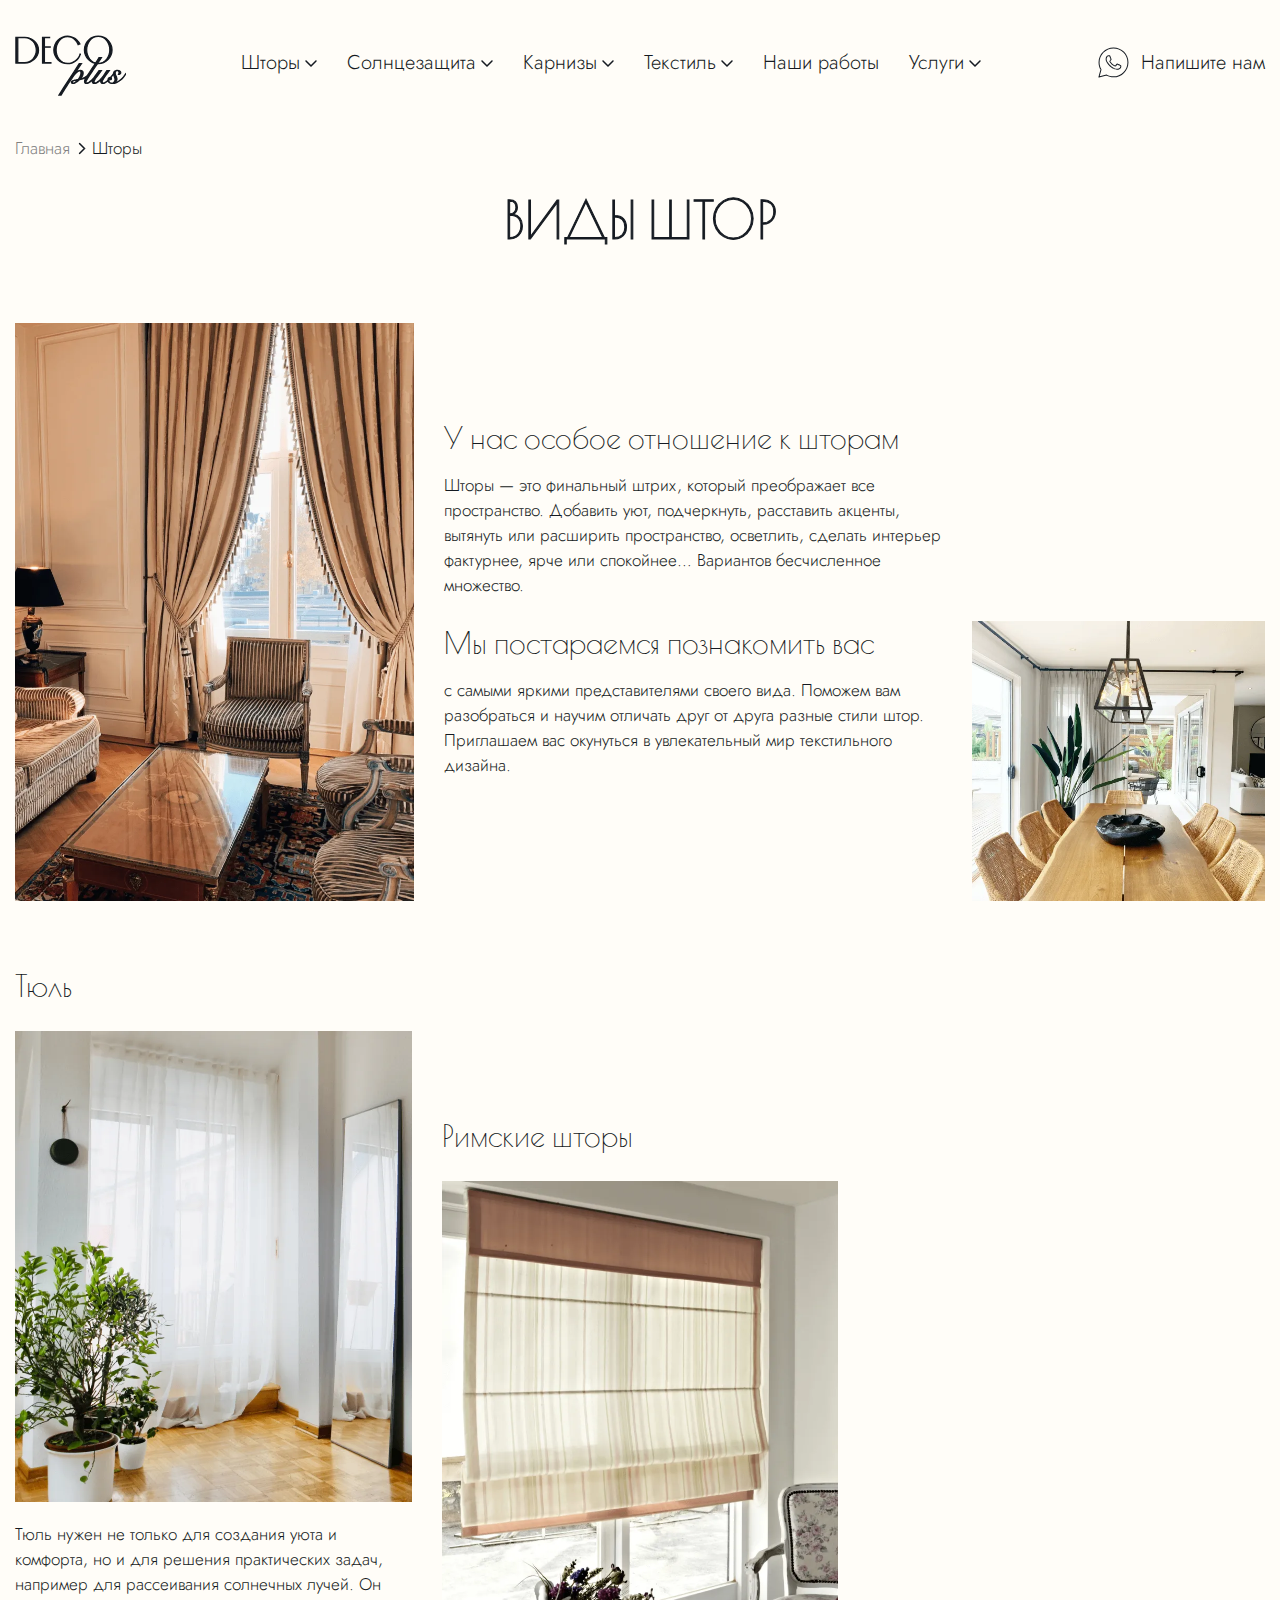
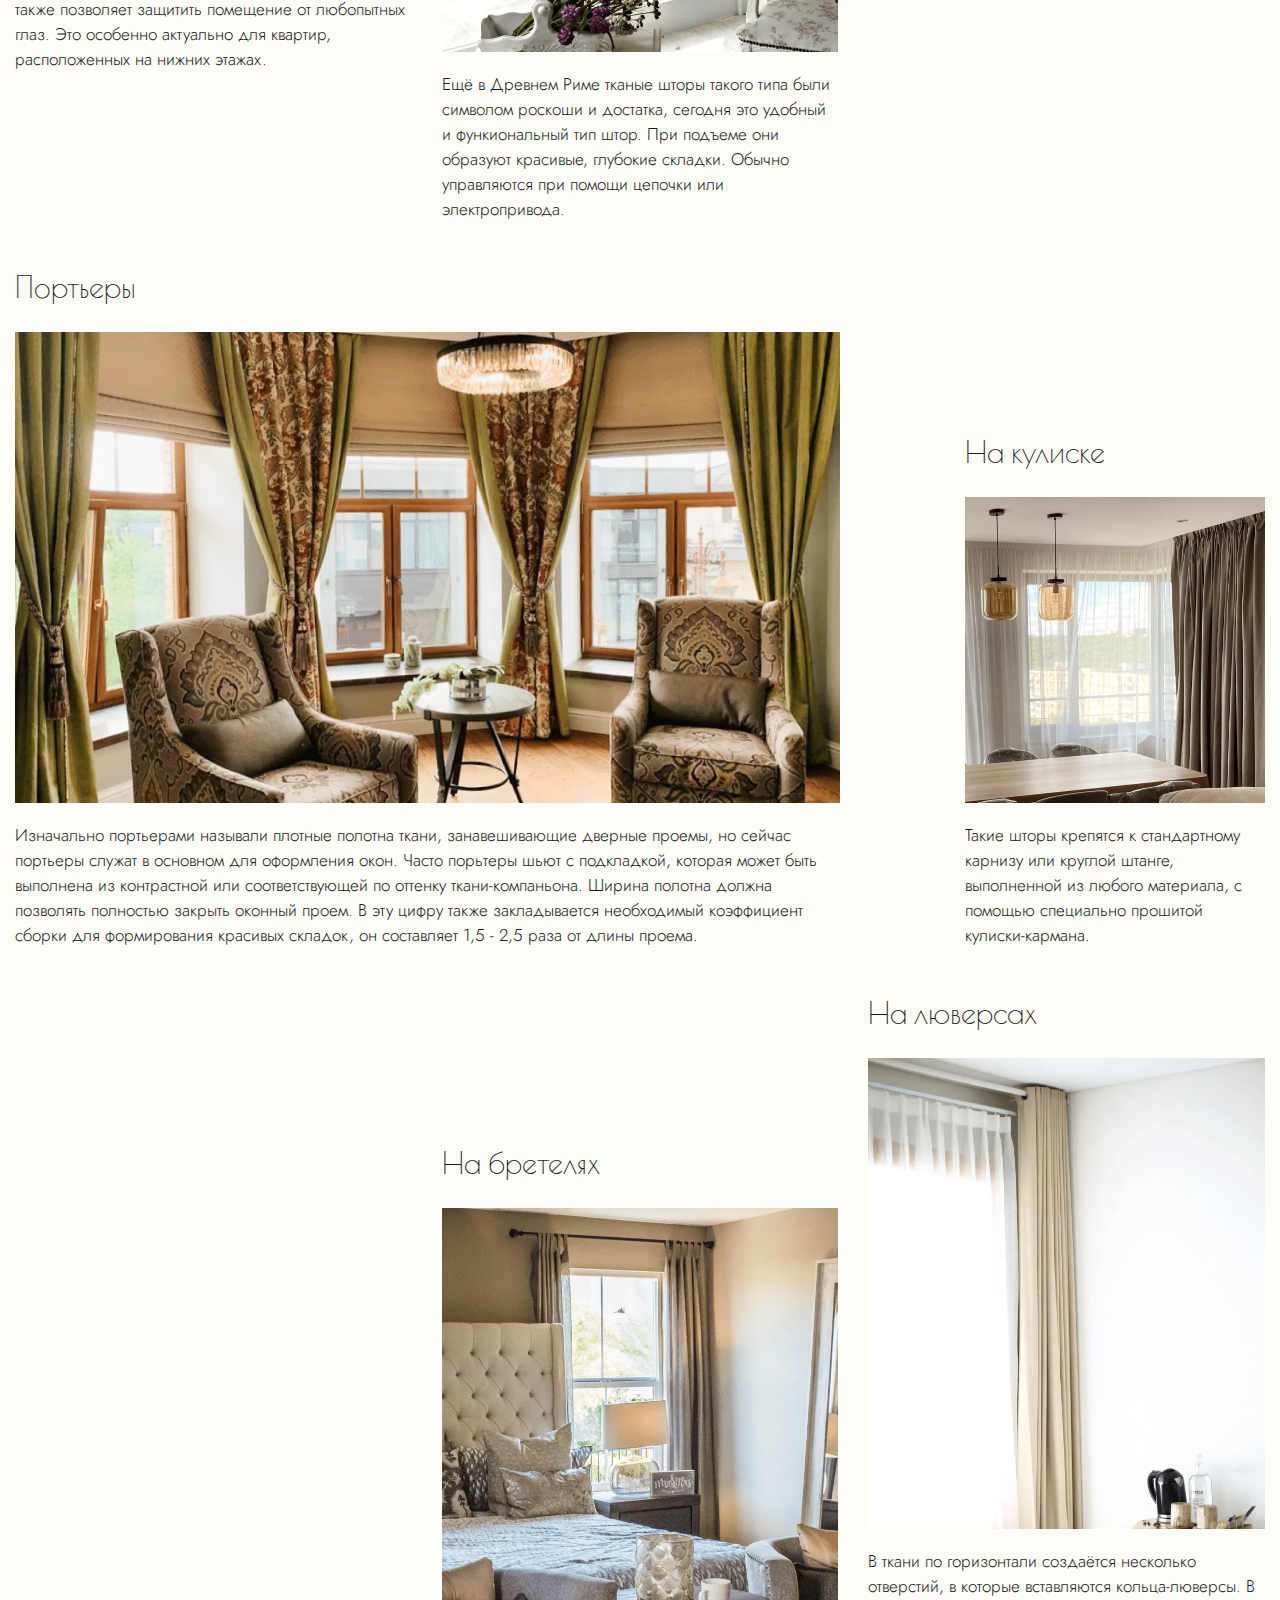
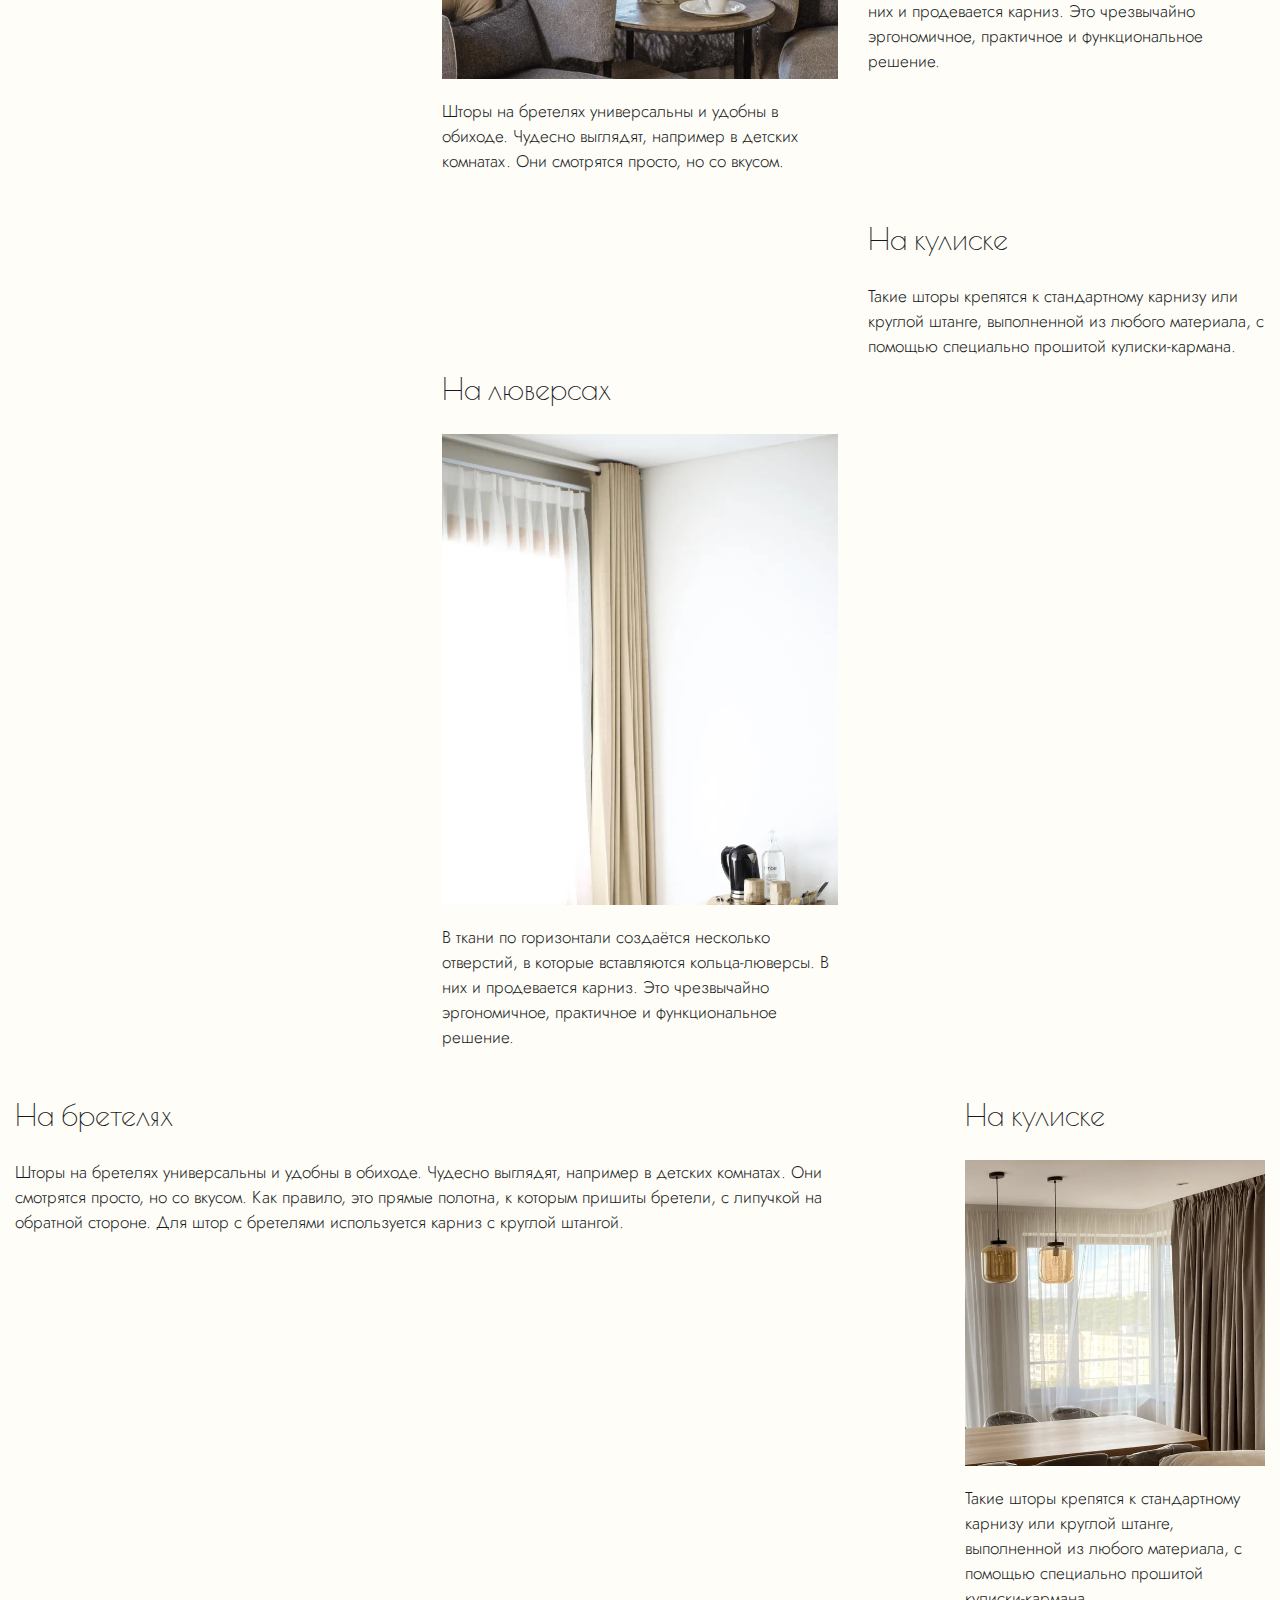
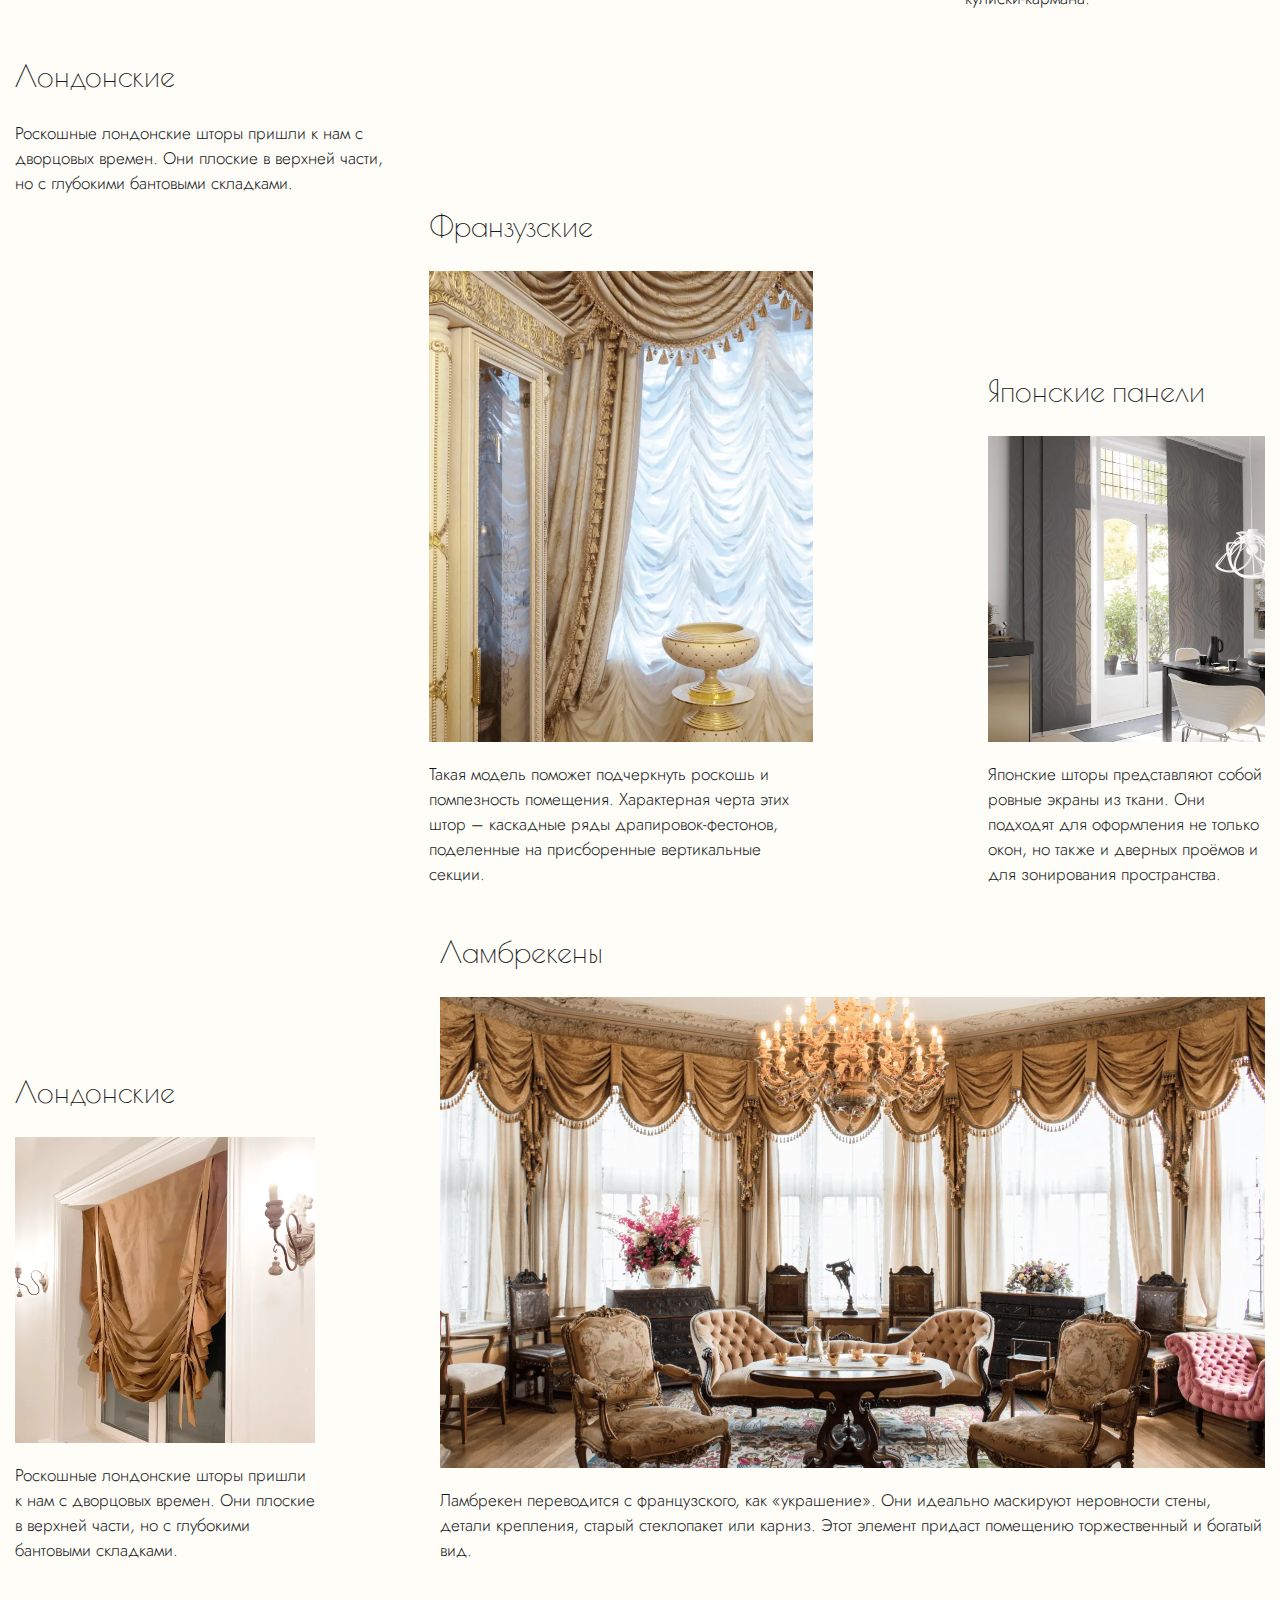
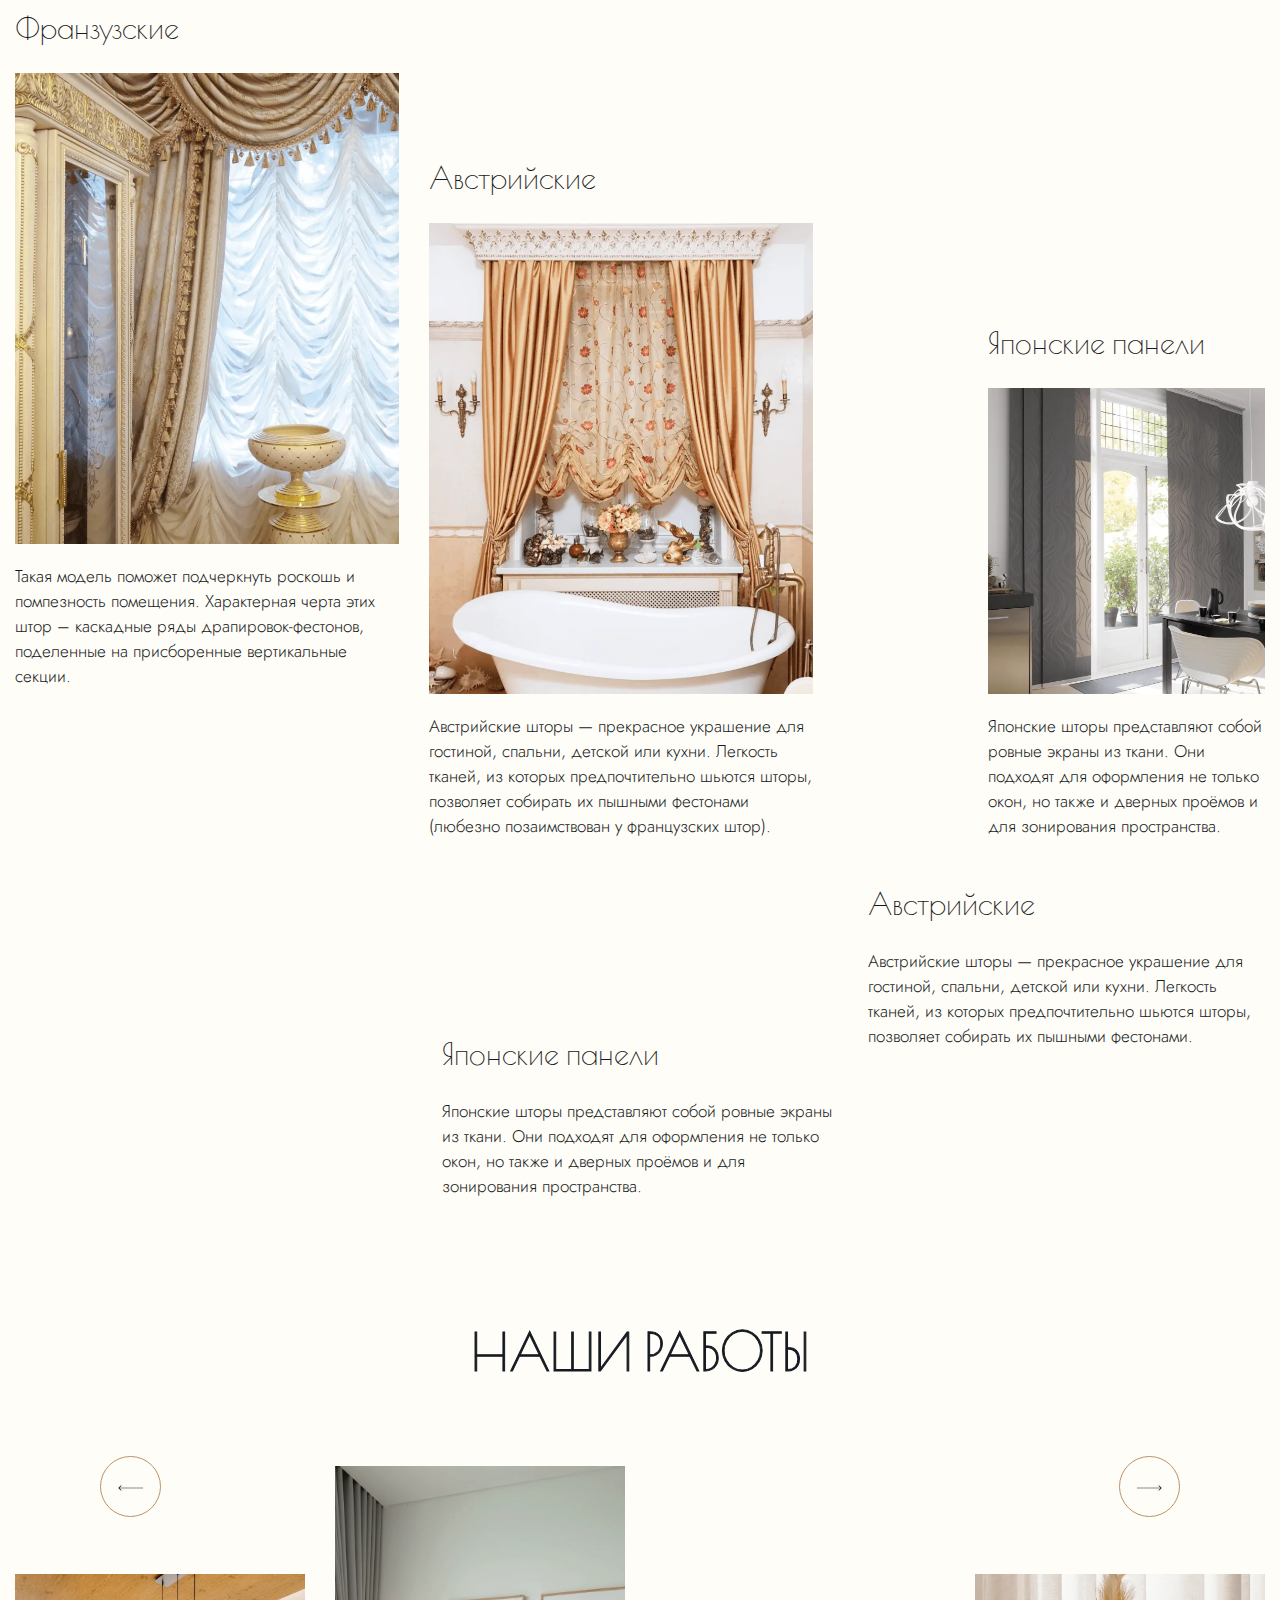
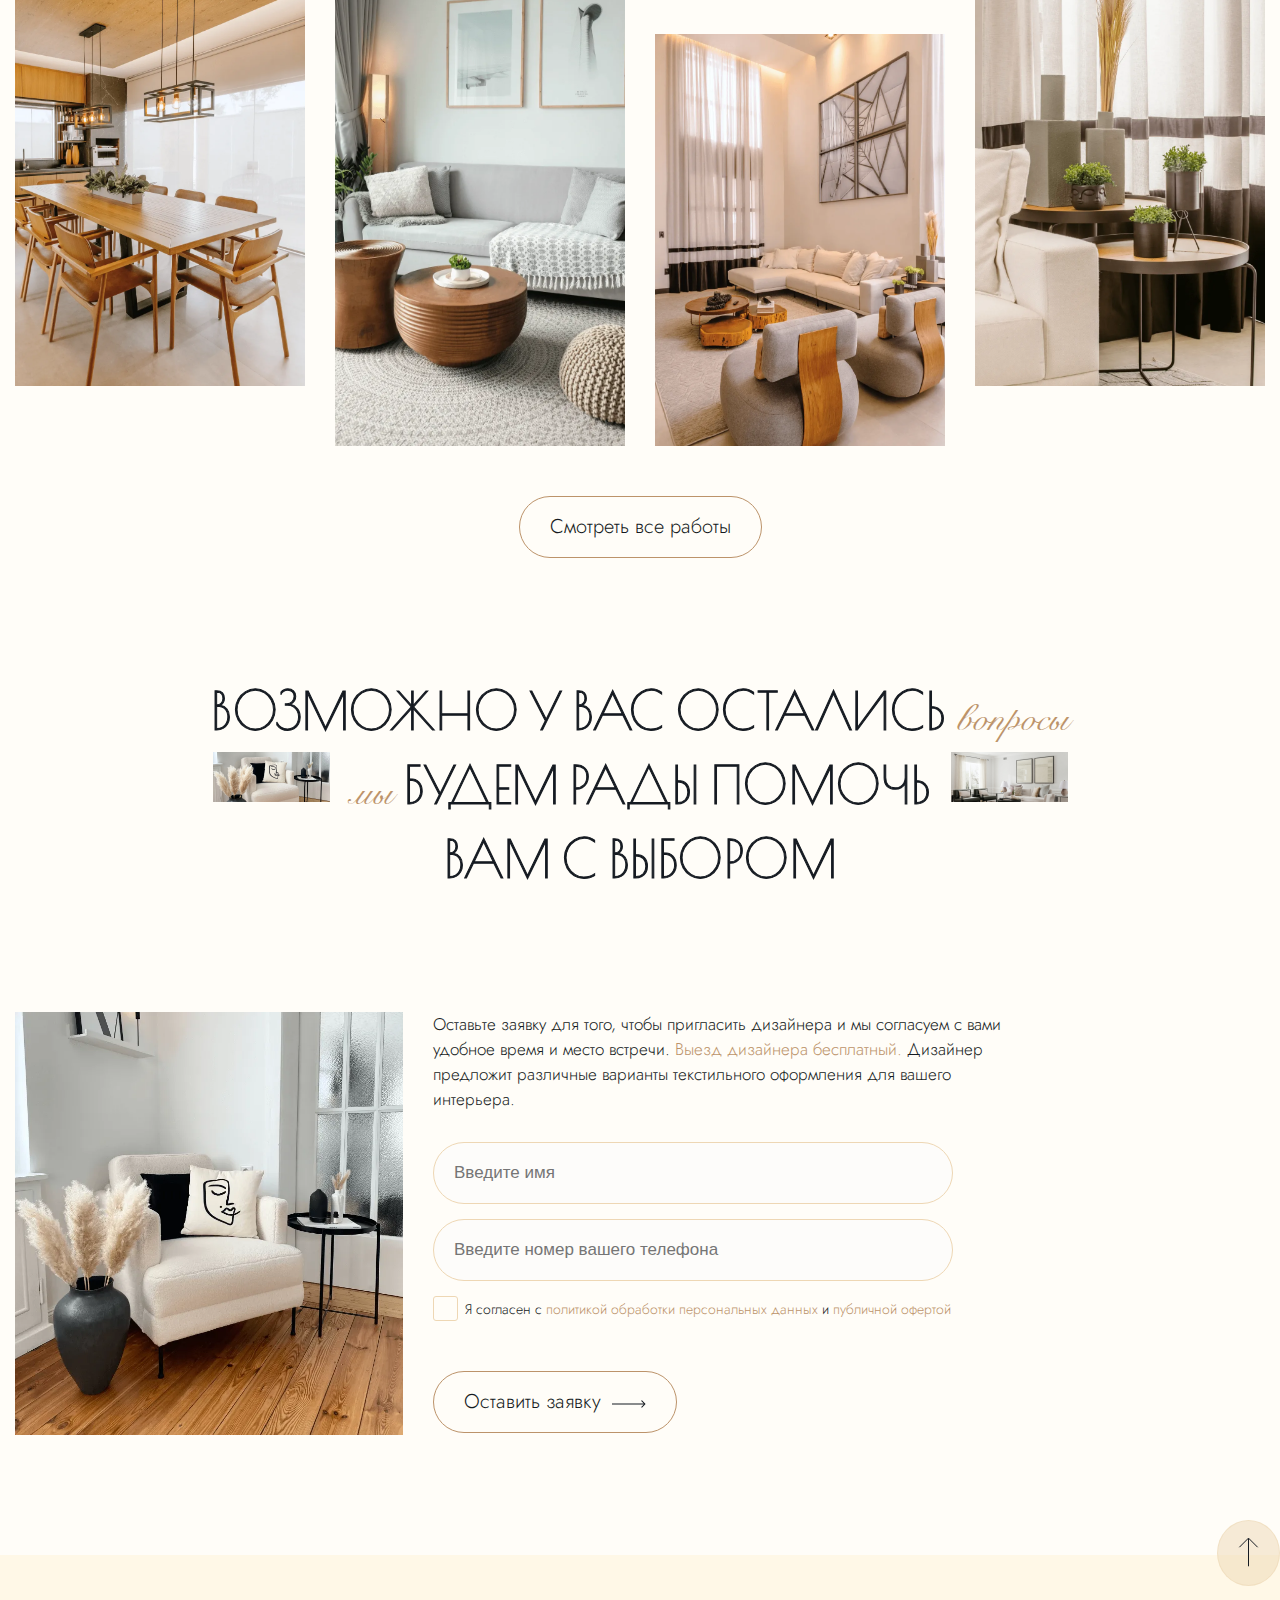
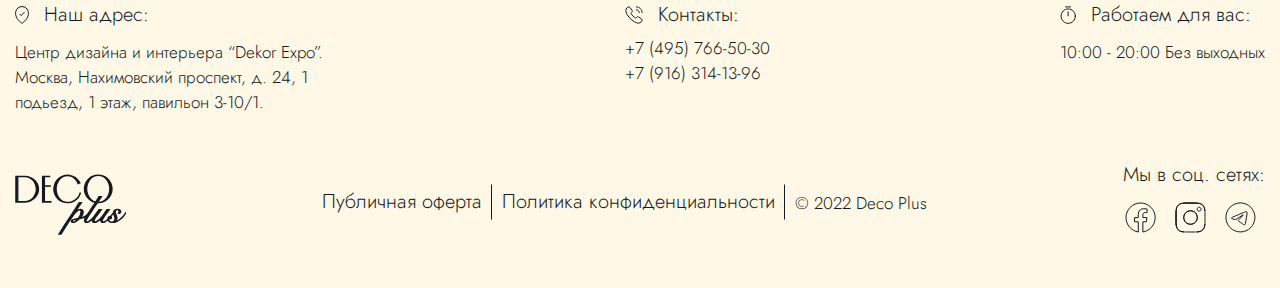
<file: curtains.html>
<!DOCTYPE html>
<html lang="ru">
  <head>
    <meta charset="UTF-8" />
    <meta http-equiv="X-UA-Compatible" content="IE=edge" />
    <meta name="viewport" content="width=device-width, initial-scale=1.0" />
    <title>Виды штор</title>
    <link rel="stylesheet" href="css/style.css" />
    <link rel="icon" href="img/icons/favicon.png" />
    <!-- <script defer src="js/carrousel.js"></script> -->
    <script defer src="https://unpkg.com/swiper@8/swiper-bundle.min.js"></script>
    <script defer src="js/popups.js"></script>
    <script defer src="js/slider.js"></script>
    <script defer src="js/email-secondary.js"></script>
    <!-- <script defer src="js/qustion.js"></script> -->
    <script defer src="js/main.js"></script>
  </head>
  <body>
    <div class="wrapper">
      <header class="header">
        <!-- header 3.3 -->
        <div class="header__wrapper">
          <div class="header__burger">
            <span></span>
            <span></span>
            <span></span>
            <span></span>
          </div>
          <div class="header__container">
            <a href="index.html" class="header__logo">
              <img src="img/icons/logo.svg" alt="logo" />
              <img src="img/icons/brownLogo.svg" alt="logo" />
            </a>
            <nav class="header__menu menu">
              <div class="menu__body">
                <div class="menu__images">
                  <img src="img/header/1.png" alt="подушка" />
                  <img src="img/header/2.png" alt="шторы" />
                  <img src="img/header/3.png" alt="шторы" />
                </div>
                <ul class="menu__list">
                  <li class="menu__item">
                    <a href="curtains.html" class="menu__link">Шторы</a>
                    <span>
                      <svg
                        width="12"
                        height="8"
                        viewBox="0 0 12 8"
                        fill="none"
                        xmlns="http://www.w3.org/2000/svg"
                      >
                        <path
                          d="M1.53033 0.46967C1.23744 0.176777 0.762563 0.176777 0.46967 0.46967C0.176777 0.762563 0.176777 1.23744 0.46967 1.53033L1.53033 0.46967ZM6 6L5.46967 6.53033L6 7.06066L6.53033 6.53033L6 6ZM11.5303 1.53033C11.8232 1.23744 11.8232 0.762563 11.5303 0.46967C11.2374 0.176777 10.7626 0.176777 10.4697 0.46967L11.5303 1.53033ZM0.46967 1.53033L5.46967 6.53033L6.53033 5.46967L1.53033 0.46967L0.46967 1.53033ZM6.53033 6.53033L11.5303 1.53033L10.4697 0.46967L5.46967 5.46967L6.53033 6.53033Z"
                          fill="#151A21"
                        />
                      </svg>
                    </span>
                    <ul class="sub-menu__list">
                      <li>
                        <a href="curtains.html" class="sub-menu__link">Тюль</a>
                      </li>
                      <li>
                        <a href="curtains.html" class="sub-menu__link">Римские</a>
                      </li>
                      <li>
                        <a href="curtains.html" class="sub-menu__link">Портьеры</a>
                      </li>
                      <li>
                        <a href="curtains.html" class="sub-menu__link">На кулиске</a>
                      </li>
                      <li>
                        <a href="curtains.html" class="sub-menu__link">На бретелях</a>
                      </li>
                      <li>
                        <a href="curtains.html" class="sub-menu__link">На люверсах</a>
                      </li>
                      <li>
                        <a href="curtains.html" class="sub-menu__link">Лондонские</a>
                      </li>
                      <li>
                        <a href="curtains.html" class="sub-menu__link">Австрийские</a>
                      </li>
                      <li>
                        <a href="curtains.html" class="sub-menu__link">Французские</a>
                      </li>
                      <li>
                        <a href="curtains.html" class="sub-menu__link">Ламбрекены</a>
                      </li>
                      <li>
                        <a href="curtains.html" class="sub-menu__link">Японсике панели</a>
                      </li>
                    </ul>
                  </li>
                  <li class="menu__item">
                    <a href="defense.html" class="menu__link">Солнцезащита</a>
                    <span>
                      <svg
                        width="12"
                        height="8"
                        viewBox="0 0 12 8"
                        fill="none"
                        xmlns="http://www.w3.org/2000/svg"
                      >
                        <path
                          d="M1.53033 0.46967C1.23744 0.176777 0.762563 0.176777 0.46967 0.46967C0.176777 0.762563 0.176777 1.23744 0.46967 1.53033L1.53033 0.46967ZM6 6L5.46967 6.53033L6 7.06066L6.53033 6.53033L6 6ZM11.5303 1.53033C11.8232 1.23744 11.8232 0.762563 11.5303 0.46967C11.2374 0.176777 10.7626 0.176777 10.4697 0.46967L11.5303 1.53033ZM0.46967 1.53033L5.46967 6.53033L6.53033 5.46967L1.53033 0.46967L0.46967 1.53033ZM6.53033 6.53033L11.5303 1.53033L10.4697 0.46967L5.46967 5.46967L6.53033 6.53033Z"
                          fill="#151A21"
                        />
                      </svg>
                    </span>
                    <ul class="sub-menu__list">
                      <li>
                        <a href="defense.html" class="sub-menu__link">Рулонные шторы</a>
                      </li>
                      <li>
                        <a href="defense.html" class="sub-menu__link">Шторы-плиссе</a>
                      </li>
                      <li>
                        <a href="defense.html" class="sub-menu__link">Жалюзи</a>
                      </li>
                    </ul>
                  </li>
                  <li class="menu__item">
                    <a href="curtain.html" class="menu__link">Карнизы</a>
                    <span>
                      <svg
                        width="12"
                        height="8"
                        viewBox="0 0 12 8"
                        fill="none"
                        xmlns="http://www.w3.org/2000/svg"
                      >
                        <path
                          d="M1.53033 0.46967C1.23744 0.176777 0.762563 0.176777 0.46967 0.46967C0.176777 0.762563 0.176777 1.23744 0.46967 1.53033L1.53033 0.46967ZM6 6L5.46967 6.53033L6 7.06066L6.53033 6.53033L6 6ZM11.5303 1.53033C11.8232 1.23744 11.8232 0.762563 11.5303 0.46967C11.2374 0.176777 10.7626 0.176777 10.4697 0.46967L11.5303 1.53033ZM0.46967 1.53033L5.46967 6.53033L6.53033 5.46967L1.53033 0.46967L0.46967 1.53033ZM6.53033 6.53033L11.5303 1.53033L10.4697 0.46967L5.46967 5.46967L6.53033 6.53033Z"
                          fill="#151A21"
                        />
                      </svg>
                    </span>
                    <ul class="sub-menu__list">
                      <li>
                        <a href="curtain.html" class="sub-menu__link">Профильные</a>
                      </li>
                      <li>
                        <a href="curtain.html" class="sub-menu__link">Декоративные</a>
                      </li>
                      <li>
                        <a href="curtain.html" class="sub-menu__link">Электро-карнизы</a>
                      </li>
                    </ul>
                  </li>
                  <li class="menu__item">
                    <a href="textile.html" class="menu__link">Текстиль</a>
                    <span>
                      <svg
                        width="12"
                        height="8"
                        viewBox="0 0 12 8"
                        fill="none"
                        xmlns="http://www.w3.org/2000/svg"
                      >
                        <path
                          d="M1.53033 0.46967C1.23744 0.176777 0.762563 0.176777 0.46967 0.46967C0.176777 0.762563 0.176777 1.23744 0.46967 1.53033L1.53033 0.46967ZM6 6L5.46967 6.53033L6 7.06066L6.53033 6.53033L6 6ZM11.5303 1.53033C11.8232 1.23744 11.8232 0.762563 11.5303 0.46967C11.2374 0.176777 10.7626 0.176777 10.4697 0.46967L11.5303 1.53033ZM0.46967 1.53033L5.46967 6.53033L6.53033 5.46967L1.53033 0.46967L0.46967 1.53033ZM6.53033 6.53033L11.5303 1.53033L10.4697 0.46967L5.46967 5.46967L6.53033 6.53033Z"
                          fill="#151A21"
                        />
                      </svg>
                    </span>
                    <ul class="sub-menu__list sub-menu__list_big">
                      <li>
                        <a href="textile.html" class="sub-menu__link">Покрывала</a>
                      </li>
                      <li>
                        <a href="textile.html" class="sub-menu__link">Декоративные подушки</a>
                      </li>
                      <li>
                        <a href="textile.html" class="sub-menu__link">Чехлы на диванные подушки</a>
                      </li>
                      <li>
                        <a href="textile.html" class="sub-menu__link">Скатерти</a>
                      </li>
                    </ul>
                  </li>
                  <li class="menu__item">
                    <a href="work.html" class="menu__link">Наши работы</a>
                  </li>
                  <li class="menu__item">
                    <a href="services.html" class="menu__link">Услуги</a>
                    <span>
                      <svg
                        width="12"
                        height="8"
                        viewBox="0 0 12 8"
                        fill="none"
                        xmlns="http://www.w3.org/2000/svg"
                      >
                        <path
                          d="M1.53033 0.46967C1.23744 0.176777 0.762563 0.176777 0.46967 0.46967C0.176777 0.762563 0.176777 1.23744 0.46967 1.53033L1.53033 0.46967ZM6 6L5.46967 6.53033L6 7.06066L6.53033 6.53033L6 6ZM11.5303 1.53033C11.8232 1.23744 11.8232 0.762563 11.5303 0.46967C11.2374 0.176777 10.7626 0.176777 10.4697 0.46967L11.5303 1.53033ZM0.46967 1.53033L5.46967 6.53033L6.53033 5.46967L1.53033 0.46967L0.46967 1.53033ZM6.53033 6.53033L11.5303 1.53033L10.4697 0.46967L5.46967 5.46967L6.53033 6.53033Z"
                          fill="#151A21"
                        />
                      </svg>
                    </span>
                    <ul class="sub-menu__list sub-menu__list_midle">
                      <li>
                        <a href="services.html" class="sub-menu__link">Дизайн штор</a>
                      </li>
                      <li>
                        <a href="services.html" class="sub-menu__link">Пошив</a>
                      </li>
                      <li>
                        <a href="services.html" class="sub-menu__link">Замеры</a>
                      </li>
                      <li>
                        <a href="services.html" class="sub-menu__link">Монтаж карнизов</a>
                      </li>
                      <li>
                        <a href="services.html" class="sub-menu__link">Навеска штор</a>
                      </li>
                      <li>
                        <a href="services.html" class="sub-menu__link">Выезд дизайнера</a>
                      </li>
                    </ul>
                  </li>
                </ul>
              </div>
            </nav>
            <a href="" class="header__whatsapp">
              <svg
                width="35"
                height="35"
                viewBox="0 0 35 35"
                fill="none"
                xmlns="http://www.w3.org/2000/svg"
              >
                <path
                  d="M2.91797 32.0827L2.43588 31.9501C2.38846 32.1224 2.43667 32.307 2.56233 32.4341C2.68798 32.5613 2.87196 32.6117 3.04488 32.5663L2.91797 32.0827ZM4.97644 24.6002L5.45853 24.7328C5.49397 24.604 5.47637 24.4663 5.40966 24.3505L4.97644 24.6002ZM3.05066 17.3822L3.55066 17.3828L3.55066 17.3812L3.05066 17.3822ZM27.7187 7.15014L27.3651 7.50364L27.366 7.50461L27.7187 7.15014ZM31.9528 17.3822L31.4528 17.3805V17.3822H31.9528ZM10.5918 30.069L10.8321 29.6306C10.72 29.5691 10.5886 29.5529 10.4649 29.5854L10.5918 30.069ZM13.885 11.3257L13.4271 11.5265L13.429 11.5308L13.885 11.3257ZM13.0768 10.7079L13.0436 11.2068C13.0547 11.2075 13.0657 11.2079 13.0768 11.2079V10.7079ZM11.4009 11.149L11.7684 11.4881L11.7692 11.4872L11.4009 11.149ZM11.6068 17.8966L12.0073 17.5973L12.0066 17.5963L11.6068 17.8966ZM17.7813 23.3508L17.5972 23.8156L17.5979 23.8159L17.7813 23.3508ZM22.118 24.2469L22.0629 23.7499L22.0623 23.75L22.118 24.2469ZM24.5582 22.527L25.0284 22.6971L25.03 22.6926L24.5582 22.527ZM24.7641 20.8072L25.1935 20.5511L25.1928 20.55L24.7641 20.8072ZM24.0731 20.3807L24.3116 19.9412C24.304 19.9371 24.2964 19.9332 24.2886 19.9295L24.0731 20.3807ZM21.6036 19.2045L21.7686 18.7325L21.7671 18.732L21.6036 19.2045ZM20.7945 19.3812L20.3786 19.1035L20.3732 19.1118L20.7945 19.3812ZM19.6485 20.7926L19.2831 20.4513C19.2797 20.4549 19.2763 20.4587 19.273 20.4624L19.6485 20.7926ZM18.8687 20.8804L19.0924 20.4332L19.0847 20.4295L18.8687 20.8804ZM15.9581 19.0874L16.2912 18.7145L16.2907 18.714L15.9581 19.0874ZM13.9436 16.5886L13.5068 16.832C13.511 16.8394 13.5153 16.8467 13.5197 16.8539L13.9436 16.5886ZM14.1056 15.8527L14.4448 16.2201C14.4493 16.2159 14.4538 16.2116 14.4582 16.2072L14.1056 15.8527ZM14.6501 15.2212L15.0296 15.5467L15.0311 15.545L14.6501 15.2212ZM15.0172 14.618L15.4527 14.8637C15.4569 14.8562 15.4609 14.8486 15.4647 14.841L15.0172 14.618ZM14.9879 13.9864L15.4351 13.7628C15.4323 13.7572 15.4294 13.7517 15.4264 13.7462L14.9879 13.9864ZM3.40006 32.2153L5.45853 24.7328L4.49435 24.4675L2.43588 31.9501L3.40006 32.2153ZM5.40966 24.3505C4.18871 22.2316 3.54753 19.8284 3.55066 17.3828L2.55066 17.3815C2.5473 20.0028 3.23455 22.5786 4.54321 24.8498L5.40966 24.3505ZM3.55066 17.3812C3.53652 9.6748 9.79534 3.41602 17.4867 3.41602V2.41602C9.24271 2.41602 2.53551 9.12326 2.55066 17.3831L3.55066 17.3812ZM17.4867 3.41602C21.2215 3.41602 24.7252 4.8629 27.3651 7.50363L28.0723 6.79664C25.2442 3.96766 21.4859 2.41602 17.4867 2.41602V3.41602ZM27.366 7.50461C28.6667 8.79854 29.6977 10.3377 30.3992 12.033L31.3232 11.6506C30.5711 9.8331 29.4658 8.18291 28.0713 6.79567L27.366 7.50461ZM30.3992 12.033C31.1007 13.7282 31.4588 15.5459 31.4528 17.3805L32.4528 17.3838C32.4593 15.4168 32.0753 13.4681 31.3232 11.6506L30.3992 12.033ZM31.4528 17.3822C31.4528 25.0736 25.1937 31.3328 17.5013 31.3328V32.3328C25.7459 32.3328 32.4528 25.626 32.4528 17.3822H31.4528ZM17.5013 31.3328C15.1592 31.3328 12.875 30.7505 10.8321 29.6306L10.3514 30.5075C12.5427 31.7088 14.9924 32.3328 17.5013 32.3328V31.3328ZM10.4649 29.5854L2.79106 31.5991L3.04488 32.5663L10.7187 30.5526L10.4649 29.5854ZM14.3429 11.1248C14.1857 10.7666 13.9875 10.508 13.7242 10.3569C13.4621 10.2065 13.2069 10.2079 13.0768 10.2079V11.2079C13.1965 11.2079 13.2131 11.2166 13.2265 11.2242C13.2388 11.2313 13.3197 11.2816 13.4271 11.5265L14.3429 11.1248ZM13.1099 10.209C12.8697 10.193 12.6163 10.1932 12.3702 10.1932V11.1932C12.6239 11.1932 12.8427 11.1934 13.0436 11.2068L13.1099 10.209ZM12.3702 10.1932C12.0226 10.1932 11.4817 10.3216 11.0325 10.8109L11.7692 11.4872C11.9955 11.2406 12.2491 11.1932 12.3702 11.1932V10.1932ZM11.0334 10.81C10.6901 11.182 9.63683 12.1757 9.63683 14.1622H10.6368C10.6368 12.5919 11.4343 11.8501 11.7684 11.4881L11.0334 10.81ZM9.63683 14.1622C9.63683 15.1641 9.99795 16.1207 10.3595 16.8344C10.7247 17.5551 11.1127 18.0713 11.207 18.1968L12.0066 17.5963C11.9242 17.4866 11.5773 17.0252 11.2516 16.3824C10.9224 15.7326 10.6368 14.9396 10.6368 14.1622H9.63683ZM11.2063 18.1959C11.2054 18.1946 11.2081 18.1984 11.2174 18.2119C11.2258 18.2241 11.2365 18.2399 11.2503 18.2603C11.2773 18.3004 11.3141 18.3551 11.3588 18.4206C11.4486 18.5522 11.5715 18.729 11.7257 18.9391C12.0339 19.3589 12.4674 19.9119 13.014 20.5047C14.102 21.6849 15.6617 23.0489 17.5972 23.8156L17.9655 22.8859C14.4527 21.4943 12.2209 17.883 12.0073 17.5973L11.2063 18.1959ZM17.5979 23.8159C19.1419 24.4247 20.104 24.6839 20.7818 24.7743C21.4771 24.867 21.872 24.7776 22.1736 24.7438L22.0623 23.75C21.7022 23.7903 21.4573 23.8555 20.914 23.783C20.3532 23.7082 19.4778 23.4823 17.9647 22.8856L17.5979 23.8159ZM22.1731 24.7438C22.6124 24.6952 23.221 24.4339 23.7406 24.1C24.2524 23.7711 24.8161 23.284 25.0284 22.6971L24.088 22.357C23.9918 22.6231 23.6659 22.9593 23.1999 23.2588C22.7417 23.5532 22.2845 23.7254 22.0629 23.7499L22.1731 24.7438ZM25.03 22.6926C25.1914 22.2324 25.2734 21.7976 25.3025 21.4501C25.3171 21.2768 25.3191 21.1176 25.3089 20.9826C25.3038 20.9153 25.2952 20.847 25.281 20.7822C25.2685 20.7251 25.2447 20.637 25.1935 20.5511L24.3347 21.0633C24.3054 21.0143 24.3009 20.9814 24.3041 20.9959C24.3056 21.0027 24.3091 21.0226 24.3117 21.058C24.3171 21.1284 24.3172 21.2329 24.306 21.3665C24.2837 21.6327 24.2188 21.9841 24.0864 22.3615L25.03 22.6926ZM25.1928 20.55C25.0724 20.3492 24.8746 20.236 24.7578 20.1721C24.6897 20.1348 24.6135 20.0967 24.5423 20.0609C24.4683 20.0236 24.3924 19.9851 24.3116 19.9412L23.8345 20.8201C23.9299 20.8719 24.0175 20.9162 24.0924 20.9539C24.1701 20.9931 24.2282 21.0222 24.2778 21.0494C24.3276 21.0766 24.3521 21.093 24.3633 21.1016C24.3738 21.1097 24.3557 21.0984 24.3354 21.0644L25.1928 20.55ZM24.2886 19.9295C24.1052 19.8419 23.5834 19.5828 23.0457 19.3213C22.5338 19.0724 21.9727 18.8039 21.7686 18.7325L21.4386 19.6765C21.5722 19.7232 22.0619 19.9549 22.6084 20.2206C23.1289 20.4738 23.673 20.7437 23.8575 20.8318L24.2886 19.9295ZM21.7671 18.732C21.6159 18.6797 21.3654 18.5904 21.1041 18.6199C20.7846 18.656 20.5507 18.8458 20.3786 19.1036L21.2104 19.6588C21.2453 19.6064 21.2633 19.5953 21.259 19.5982C21.2498 19.6047 21.2324 19.6118 21.2164 19.6136C21.2071 19.6146 21.2161 19.6116 21.2579 19.621C21.3013 19.6307 21.3562 19.648 21.4401 19.677L21.7671 18.732ZM20.3732 19.1118C20.1638 19.4395 19.4988 20.2203 19.2831 20.4513L20.0139 21.1339C20.2377 20.8943 20.9548 20.0587 21.2158 19.6505L20.3732 19.1118ZM19.273 20.4624C19.2598 20.4774 19.2497 20.4872 19.2426 20.4933C19.2356 20.4994 19.2321 20.5015 19.2322 20.5014C19.2348 20.4999 19.2442 20.4956 19.2553 20.4943C19.2642 20.4933 19.2589 20.496 19.232 20.4893C19.2037 20.4822 19.1587 20.4664 19.0923 20.4332L18.6451 21.3277C18.8587 21.4344 19.1064 21.5187 19.3718 21.4875C19.6565 21.4542 19.8677 21.3005 20.024 21.1227L19.273 20.4624ZM19.0847 20.4295C18.6811 20.2362 17.6061 19.8892 16.2912 18.7145L15.625 19.4602C17.0743 20.755 18.3223 21.1731 18.6528 21.3314L19.0847 20.4295ZM16.2907 18.714C15.2772 17.8111 14.5904 16.6796 14.3674 16.3233L13.5197 16.8539C13.7379 17.2024 14.4918 18.4507 15.6255 19.4607L16.2907 18.714ZM14.3803 16.3452C14.3523 16.295 14.3508 16.2747 14.3513 16.2791C14.3524 16.2875 14.3515 16.3042 14.3457 16.3201C14.3415 16.3317 14.3395 16.329 14.3558 16.3094C14.3734 16.2881 14.3995 16.2619 14.4448 16.2201L13.7664 15.4854C13.6759 15.5689 13.4948 15.7344 13.4061 15.9778C13.3026 16.2621 13.3521 16.5543 13.5068 16.832L14.3803 16.3452ZM14.4582 16.2072C14.638 16.0283 14.8812 15.7198 15.0296 15.5467L14.2706 14.8956C14.0658 15.1344 13.8971 15.3549 13.753 15.4983L14.4582 16.2072ZM15.0311 15.545C15.2481 15.2896 15.355 15.0369 15.4527 14.8637L14.5817 14.3723C14.414 14.6696 14.4037 14.7391 14.2691 14.8973L15.0311 15.545ZM15.4647 14.841C15.6823 14.4041 15.5558 14.0043 15.4351 13.7628L14.5407 14.21C14.5683 14.2653 14.5793 14.3046 14.5821 14.3312C14.5841 14.3513 14.5826 14.3691 14.5696 14.3951L15.4647 14.841ZM15.4264 13.7462C15.4294 13.7517 15.4188 13.7306 15.3881 13.6587C15.3616 13.5966 15.3272 13.5138 15.2864 13.4141C15.2047 13.2148 15.1007 12.9566 14.9883 12.6782C14.7656 12.1269 14.5079 11.4916 14.341 11.1206L13.429 11.5308C13.5861 11.88 13.8354 12.4942 14.061 13.0527C14.1727 13.3292 14.2781 13.5909 14.361 13.7932C14.4361 13.9764 14.5098 14.1544 14.5494 14.2267L15.4264 13.7462Z"
                  fill="#151A21"
                />
              </svg>
              <p>Напишите нам</p>
            </a>
          </div>
        </div>
      </header>
      <main class="main">
        <section class="curtains">
          <div class="curtains__container">
            <div class="public__navation navigation">
              <a href="index.html" class="navigation__item">Главная</a>
              <div class="navigation__arrow">
                <svg
                  width="12"
                  height="8"
                  viewBox="0 0 12 8"
                  fill="none"
                  xmlns="http://www.w3.org/2000/svg"
                >
                  <path
                    d="M1.53033 0.46967C1.23744 0.176777 0.762563 0.176777 0.46967 0.46967C0.176777 0.762563 0.176777 1.23744 0.46967 1.53033L1.53033 0.46967ZM6 6L5.46967 6.53033L6 7.06066L6.53033 6.53033L6 6ZM11.5303 1.53033C11.8232 1.23744 11.8232 0.762563 11.5303 0.46967C11.2374 0.176777 10.7626 0.176777 10.4697 0.46967L11.5303 1.53033ZM0.46967 1.53033L5.46967 6.53033L6.53033 5.46967L1.53033 0.46967L0.46967 1.53033ZM6.53033 6.53033L11.5303 1.53033L10.4697 0.46967L5.46967 5.46967L6.53033 6.53033Z"
                    fill="#151A21"
                  />
                </svg>
              </div>
              <div class="navigation__item active">Шторы</div>
            </div>
            <h2 class="curtains__title _title">виды штор</h2>
            <div class="servise__head head-servise">
              <div class="head-servise__right">
                <div class="head-servise__bigimg curtains__bigimg">
                  <img src="img/curtains/1.webp" alt="шторы" />
                </div>
              </div>
              <div class="head-servise__center">
                <div class="head-servise__item">
                  <div class="head-servise__name _name">У нас особое отношение к шторам</div>
                  <div class="head-servise__text _text">
                    Шторы — это финальный штрих, который преображает все пространство. Добавить уют,
                    подчеркнуть, расставить акценты, вытянуть или расширить пространство, осветлить,
                    сделать интерьер фактурнее, ярче или спокойнее… Вариантов бесчисленное
                    множество.
                  </div>
                </div>
                <div class="head-servise__item">
                  <div class="head-servise__name _name">Мы постараемся познакомить вас</div>
                  <div class="head-servise__text _text">
                    с самыми яркими представителями своего вида. Поможем вам разобраться и научим
                    отличать друг от друга разные стили штор. Приглашаем вас окунуться в
                    увлекательный мир текстильного дизайна.
                  </div>
                </div>
              </div>
              <div class="head-servise__left">
                <div class="head-servise__smallimg">
                  <img src="img/curtains/2.webp" alt="шторы" />
                </div>
              </div>
            </div>

            <div class="servise__subhead subhead-servise subhead-servise_left">
              <div class="subhead-servise__item">
                <div class="subhead-servise__title _name">Тюль</div>
                <div class="subhead-servise__img">
                  <img src="img/curtains/3.webp" alt="шторы" />
                </div>
                <div class="subhead-servise__text _text">
                  Тюль нужен не только для создания уюта и комфорта, но и для решения практических
                  задач, например для рассеивания солнечных лучей. Он также позволяет защитить
                  помещение от любопытных глаз. Это особенно актуально для квартир, расположенных на
                  нижних этажах.
                </div>
              </div>
              <div class="subhead-servise__item">
                <div class="subhead-servise__title _name">Римские шторы</div>
                <div class="subhead-servise__img">
                  <img src="img/curtains/4.webp" alt="шторы" />
                </div>
                <div class="subhead-servise__text _text">
                  Ещё в Древнем Риме тканые шторы такого типа были символом роскоши и достатка,
                  сегодня это удобный и функиональный тип штор. При подъеме они образуют красивые,
                  глубокие складки. Обычно управляются при помощи цепочки или электропривода.
                </div>
              </div>
              <div class="subhead-servise__item"></div>
            </div>

            <div class="servise__center center-servise">
              <div class="center-servise__big">
                <div class="center-servise__title _name">Портьеры</div>
                <div class="center-servise__bigimg">
                  <img src="img/curtains/5.webp" alt="шторы" />
                </div>
                <div class="center-servise__text _text">
                  Изначально портьерами называли плотные полотна ткани, занавешивающие дверные
                  проемы, но сейчас портьеры служат в основном для оформления окон. Часто порьтеры
                  шьют с подкладкой, которая может быть выполнена из контрастной или соответствующей
                  по оттенку ткани-компаньона. Ширина полотна должна позволять полностью закрыть
                  оконный проем. В эту цифру также закладывается необходимый коэффициент сборки для
                  формирования красивых складок, он составляет 1,5 - 2,5 раза от длины проема.
                </div>
              </div>
              <div class="center-servise__small center-servise__small_text">
                <div class="center-servise__small_wrap">
                  <div class="center-servise__title _name">На кулиске</div>
                  <div class="center-servise__smallimg">
                    <img src="img/curtains/6.webp" alt="шторы" />
                  </div>
                  <div class="center-servise__text _text">
                    Такие шторы крепятся к стандартному карнизу или круглой штанге, выполненной из
                    любого материала, с помощью специально прошитой кулиски-кармана.
                  </div>
                </div>
              </div>
            </div>

            <div class="servise__subhead subhead-servise">
              <div class="subhead-servise__item"></div>
              <div class="subhead-servise__item">
                <div class="subhead-servise__title _name">На бретелях</div>
                <div class="subhead-servise__img">
                  <img src="img/curtains/7.webp" alt="шторы" />
                </div>
                <div class="subhead-servise__text _text">
                  Шторы на бретелях универсальны и удобны в обиходе. Чудесно выглядят, например в
                  детских комнатах. Они смотрятся просто, но со вкусом.
                </div>
              </div>
              <div class="subhead-servise__item">
                <div class="subhead-servise__title _name">На люверсах</div>
                <div class="subhead-servise__img">
                  <img src="img/curtains/8.webp" alt="шторы" />
                </div>
                <div class="subhead-servise__text _text">
                  В ткани по горизонтали создаётся несколько отверстий, в которые вставляются
                  кольца-люверсы. В них и продевается карниз. Это чрезвычайно эргономичное,
                  практичное и функциональное решение.
                </div>
              </div>
            </div>

            <div class="servise__subhead subhead-servise">
              <div class="subhead-servise__item"></div>
              <div class="subhead-servise__item">
                <div class="subhead-servise__title _name">На люверсах</div>
                <div class="subhead-servise__img">
                  <img src="img/curtains/8.webp" alt="шторы" />
                </div>
                <div class="subhead-servise__text _text">
                  В ткани по горизонтали создаётся несколько отверстий, в которые вставляются
                  кольца-люверсы. В них и продевается карниз. Это чрезвычайно эргономичное,
                  практичное и функциональное решение.
                </div>
              </div>
              <div class="subhead-servise__item">
                <div class="subhead-servise__title _name">На кулиске</div>
                <div class="subhead-servise__img">
                  <img class="tablet" src="img/curtains/6.webp" alt="шторы" />
                </div>
                <div class="subhead-servise__text _text">
                  Такие шторы крепятся к стандартному карнизу или круглой штанге, выполненной из
                  любого материала, с помощью специально прошитой кулиски-кармана.
                </div>
              </div>
            </div>

            <div class="servise__center center-servise">
              <div class="center-servise__big">
                <div class="center-servise__title _name">На бретелях</div>
                <div class="center-servise__bigimg">
                  <img class="tablet" src="img/curtains/7.webp" alt="шторы" />
                </div>
                <div class="center-servise__text _text">
                  Шторы на бретелях универсальны и удобны в обиходе. Чудесно выглядят, например в
                  детских комнатах. Они смотрятся просто, но со вкусом. Как правило, это прямые
                  полотна, к которым пришиты бретели, с липучкой на обратной стороне. Для штор с
                  бретелями используется карниз с круглой штангой.
                </div>
              </div>
              <div class="center-servise__small center-servise__small_text">
                <div class="center-servise__small_wrap">
                  <div class="center-servise__title _name">На кулиске</div>
                  <div class="center-servise__smallimg">
                    <img src="img/curtains/6.webp" alt="шторы" />
                  </div>
                  <div class="center-servise__text _text">
                    Такие шторы крепятся к стандартному карнизу или круглой штанге, выполненной из
                    любого материала, с помощью специально прошитой кулиски-кармана.
                  </div>
                </div>
              </div>
            </div>

            <div class="servise__subhead subhead-servise subhead-servise_left">
              <div class="subhead-servise__item">
                <div class="subhead-servise__title _name">Лондонские</div>
                <div class="subhead-servise__img">
                  <img class="tablet" src="img/curtains/9.webp" alt="шторы" />
                </div>
                <div class="subhead-servise__text _text">
                  Роскошные лондонские шторы пришли к нам с дворцовых времен. Они плоские в верхней
                  части, но с глубокими бантовыми складками.
                </div>
              </div>
              <div class="subhead-servise__item">
                <div class="subhead-servise__title _name">Франзузские</div>
                <div class="subhead-servise__img">
                  <img src="img/curtains/11.webp" alt="шторы" />
                </div>
                <div class="subhead-servise__text _text">
                  Такая модель поможет подчеркнуть роскошь и помпезность помещения. Характерная
                  черта этих штор – каскадные ряды драпировок-фестонов, поделенные на присборенные
                  вертикальные секции.
                </div>
              </div>
              <div class="subhead-servise__fake"></div>
              <div class="center-servise__small center-servise__small_text">
                <div class="center-servise__small_wrap">
                  <div class="center-servise__title _name">Японские панели</div>
                  <div class="center-servise__smallimg">
                    <img src="img/curtains/13.webp" alt="шторы" />
                  </div>
                  <div class="center-servise__text _text">
                    Японские шторы представляют собой ровные экраны из ткани. Они подходят для
                    оформления не только окон, но также и дверных проёмов и для зонирования
                    пространства.
                  </div>
                </div>
              </div>
            </div>

            <div class="servise__center center-servise center-servise__left">
              <div class="center-servise__small center-servise__small_text">
                <div class="center-servise__small_wrap">
                  <div class="center-servise__title _name">Лондонские</div>
                  <div class="center-servise__smallimg">
                    <img src="img/curtains/9.webp" alt="шторы" />
                  </div>
                  <div class="center-servise__text _text">
                    Роскошные лондонские шторы пришли к нам с дворцовых времен. Они плоские в
                    верхней части, но с глубокими бантовыми складками.
                  </div>
                </div>
              </div>
              <div class="center-servise__big">
                <div class="center-servise__title _name">Ламбрекены</div>
                <div class="center-servise__bigimg">
                  <img src="img/curtains/10.webp" alt="шторы" />
                </div>
                <div class="center-servise__text _text">
                  Ламбрекен переводится с французского, как «украшение». Они идеально маскируют
                  неровности стены, детали крепления, старый стеклопакет или карниз. Этот элемент
                  придаст помещению торжественный и богатый вид.
                </div>
              </div>
            </div>

            <div class="servise__subhead subhead-servise subhead-servise_left">
              <div class="subhead-servise__item">
                <div class="subhead-servise__title _name">Франзузские</div>
                <div class="subhead-servise__img">
                  <img src="img/curtains/11.webp" alt="шторы" />
                </div>
                <div class="subhead-servise__text _text">
                  Такая модель поможет подчеркнуть роскошь и помпезность помещения. Характерная
                  черта этих штор – каскадные ряды драпировок-фестонов, поделенные на присборенные
                  вертикальные секции.
                </div>
              </div>
              <div class="subhead-servise__item">
                <div class="subhead-servise__title _name">Австрийские</div>
                <div class="subhead-servise__img">
                  <img src="img/curtains/12.webp" alt="шторы" />
                </div>
                <div class="subhead-servise__text _text">
                  Австрийские шторы — прекрасное украшение для гостиной, спальни, детской или кухни.
                  Легкость тканей, из которых предпочтительно шьются шторы, позволяет собирать их
                  пышными фестонами (любезно позаимствован у французских штор).
                </div>
              </div>
              <div class="subhead-servise__fake"></div>
              <div class="center-servise__small center-servise__small_text">
                <div class="center-servise__small_wrap">
                  <div class="center-servise__title _name">Японские панели</div>
                  <div class="center-servise__smallimg">
                    <img src="img/curtains/13.webp" alt="шторы" />
                  </div>
                  <div class="center-servise__text _text">
                    Японские шторы представляют собой ровные экраны из ткани. Они подходят для
                    оформления не только окон, но также и дверных проёмов и для зонирования
                    пространства.
                  </div>
                </div>
              </div>
            </div>

            <div class="servise__subhead subhead-servise">
              <div class="subhead-servise__item"></div>
              <div class="subhead-servise__item">
                <div class="subhead-servise__title _name">Японские панели</div>
                <div class="subhead-servise__img">
                  <img class="tablet" src="img/curtains/13.webp" alt="шторы" />
                </div>
                <div class="subhead-servise__text _text">
                  Японские шторы представляют собой ровные экраны из ткани. Они подходят для
                  оформления не только окон, но также и дверных проёмов и для зонирования
                  пространства.
                </div>
              </div>
              <div class="subhead-servise__item">
                <div class="subhead-servise__title _name">Австрийские</div>
                <div class="subhead-servise__img">
                  <img class="tablet" src="img/curtains/12.webp" alt="шторы" />
                </div>
                <div class="subhead-servise__text _text">
                  Австрийские шторы — прекрасное украшение для гостиной, спальни, детской или кухни.
                  Легкость тканей, из которых предпочтительно шьются шторы, позволяет собирать их
                  пышными фестонами.
                </div>
              </div>
            </div>
          </div>
        </section>
        <section class="slider">
          <div class="slider__head">
            <h2 class="slider__title _title">наши работы</h2>
          </div>
          <div class="slider__block swiper-container">
            <div class="slider__buttons">
              <div class="slider__button slider__button_next">
                <svg
                  width="34"
                  height="8"
                  viewBox="0 0 34 8"
                  fill="none"
                  xmlns="http://www.w3.org/2000/svg"
                >
                  <path
                    d="M33.3536 4.35355C33.5488 4.15829 33.5488 3.84171 33.3536 3.64645L30.1716 0.464466C29.9763 0.269204 29.6597 0.269204 29.4645 0.464466C29.2692 0.659728 29.2692 0.976311 29.4645 1.17157L32.2929 4L29.4645 6.82843C29.2692 7.02369 29.2692 7.34027 29.4645 7.53553C29.6597 7.7308 29.9763 7.7308 30.1716 7.53553L33.3536 4.35355ZM0 4.5H33V3.5H0V4.5Z"
                    fill="#151A21"
                  />
                </svg>
              </div>
              <div class="slider__button slider__button_prev">
                <svg
                  width="34"
                  height="8"
                  viewBox="0 0 34 8"
                  fill="none"
                  xmlns="http://www.w3.org/2000/svg"
                >
                  <path
                    d="M0.646446 4.35355C0.451183 4.15829 0.451183 3.84171 0.646446 3.64645L3.82843 0.464466C4.02369 0.269204 4.34027 0.269204 4.53553 0.464466C4.7308 0.659728 4.7308 0.976311 4.53553 1.17157L1.70711 4L4.53553 6.82843C4.7308 7.02369 4.7308 7.34027 4.53553 7.53553C4.34027 7.7308 4.02369 7.7308 3.82843 7.53553L0.646446 4.35355ZM34 4.5H1V3.5H34V4.5Z"
                    fill="#151A21"
                  />
                </svg>
              </div>
            </div>
            <div class="slider__wrapper swiper-wrapper">
              <div class="slider__item swiper-slide">
                <div class="slider__img ibg">
                  <img src="img/slidermain/1.webp" alt="шторы" />
                </div>
              </div>
              <div class="slider__item swiper-slide slider__item_big">
                <div class="slider__img ibg">
                  <img src="img/slidermain/2.webp" alt="шторы" />
                </div>
              </div>
              <div class="slider__item swiper-slide">
                <div class="slider__img ibg">
                  <img src="img/slidermain/3.webp" alt="шторы" />
                </div>
              </div>
              <div class="slider__item swiper-slide">
                <div class="slider__img ibg">
                  <img src="img/slidermain/4.webp" alt="шторы" />
                </div>
              </div>
              <div class="slider__item swiper-slide">
                <div class="slider__img ibg">
                  <img src="img/slidermain/5.webp" alt="шторы" />
                </div>
              </div>
              <div class="slider__item swiper-slide">
                <div class="slider__img ibg">
                  <img src="img/slidermain/6.webp" alt="шторы" />
                </div>
              </div>
            </div>
            <div class="slider__btns">
              <a href="work.html" class="slider__btn _btn">Смотреть все работы</a>
            </div>
          </div>
        </section>
        <section class="textpic">
          <div class="textpic__container textpic__pc">
            <div class="textpic__title">
              <h2 class="">
                возможно у вас остались <span class="textpic__russnel">вопросы</span>
              </h2>
              <div class="textpic__center">
                <img src="img/textpic/1.png" alt="шторы" />
                <p class=""><span class="textpic__russnel">мы</span> будем рады помочь</p>
                <img src="img/textpic/2.png" alt="шторы" />
              </div>
              <p>Вам с выбором</p>
            </div>
          </div>
          <div class="textpic__container textpic__modile">
            <div class="textpic__modile__right">
              возможно <span class="textpic__russnel_mob">у вас</span>
            </div>
            <div class="textpic__modile__left">
              <p>остались</p>
              <img src="img/textpic/2.png" alt="шторы" />
            </div>
            <div class="textpic__modile__right">
              <span class="textpic__russnel_mob">вопросы</span> мы будем
            </div>
            <div class="textpic__modile__left">
              <p style="margin-right: 10px">рады помочь</p>
              <span class="textpic__russnel_mob">вам</span>
            </div>
            <div class="textpic__modile__left">
              <img src="img/textpic/1.png" alt="шторы" />
              <p>с выбором</p>
            </div>
          </div>
        </section>
        <section class="invite">
          <div class="invite__container">
            <div class="invite__body pattern">
              <div class="pattern__left">
                <div class="pattern__img">
                  <img src="img/pattern/pattern.webp" alt="подушка" />
                </div>
              </div>
              <div class="pattern__right">
                <div class="pattern__text _text">
                  Оставьте заявку для того, чтобы пригласить дизайнера и мы согласуем с вами удобное
                  время и место встречи. <span>Выезд дизайнера бесплатный.</span> Дизайнер предложит
                  различные варианты текстильного оформления для вашего интерьера.
                </div>
                <form class="request-popup__form">
                  <div class="request-popup__item _item-input">
                    <input
                      class="request-popup__input _input name-input"
                      type="text"
                      placeholder="Введите имя"
                    />
                    <div class="request-popup__placeholder _placeholder">Введите имя</div>
                  </div>
                  <div class="request-popup__item _item-input">
                    <input
                      class="request-popup__input _input number-input"
                      type="tel"
                      placeholder="Введите номер вашего телефона"
                      data-tel-input
                    />
                    <div class="request-popup__placeholder _placeholder">
                      Введите номер вашего телефона
                    </div>
                  </div>
                  <label class="request-popup__check _label-wallet">
                    <input class="_checkbox-wallet" type="checkbox" />
                    <span class="_fake-wallet"></span>
                    <span class="_wallet-chectext"
                      >Я согласен с
                      <a target="_blank" href="conditi.html" class="_link"
                        >политикой обработки персональных данных</a
                      >
                      и
                      <a target="_blank" href="public.html" class="_link"
                        >публичной офертой</a
                      ></span
                    >
                    <div class="request-popup__error _error-form">
                      Пожалуйста введите имя и номер телефона
                    </div>
                  </label>
                  <div class="pattern__btns">
                    <div class="_btn btn-form">
                      Оставить заявку
                      <svg
                        width="34"
                        height="8"
                        viewBox="0 0 34 8"
                        fill="none"
                        xmlns="http://www.w3.org/2000/svg"
                      >
                        <path
                          d="M33.3536 4.35355C33.5488 4.15829 33.5488 3.84171 33.3536 3.64645L30.1716 0.464466C29.9763 0.269204 29.6597 0.269204 29.4645 0.464466C29.2692 0.659728 29.2692 0.976311 29.4645 1.17157L32.2929 4L29.4645 6.82843C29.2692 7.02369 29.2692 7.34027 29.4645 7.53553C29.6597 7.7308 29.9763 7.7308 30.1716 7.53553L33.3536 4.35355ZM0 4.5H33V3.5H0V4.5Z"
                          fill="#151A21"
                        />
                      </svg>
                    </div>
                    <a href="#popup-thanks" class="popup-link popup-thanks-fake"></a>
                  </div>
                </form>
              </div>
            </div>
          </div>
        </section>
      </main>
      <footer class="footer">
        <!-- footer 3.3 -->
        <div class="footer__container footer_dc">
          <div class="footer__up">
            <svg
              width="35"
              height="35"
              viewBox="0 0 35 35"
              fill="none"
              xmlns="http://www.w3.org/2000/svg"
            >
              <path
                d="M26.3516 12.957L17.4995 4.10495L8.6474 12.957"
                stroke="#151A21"
                stroke-miterlimit="10"
                stroke-linecap="round"
                stroke-linejoin="round"
              />
              <path
                d="M17.5 31.8965V4.89648"
                stroke="#151A21"
                stroke-miterlimit="10"
                stroke-linecap="round"
                stroke-linejoin="round"
              />
            </svg>
          </div>
          <div class="footer__head">
            <div class="footer__item">
              <div class="footer__title">
                <svg
                  width="14"
                  height="19"
                  viewBox="0 0 14 19"
                  fill="none"
                  xmlns="http://www.w3.org/2000/svg"
                >
                  <path
                    d="M0.740876 5.66299C2.21219 -1.11945 11.7944 -1.11161 13.2583 5.67083C14.1172 9.64944 11.7571 13.0172 9.68829 15.1005C8.93799 15.8598 6.9998 17.4187 6.9998 17.4187C6.9998 17.4187 5.05804 15.8604 4.30341 15.1005C2.24207 13.0172 -0.118016 9.64161 0.740876 5.66299Z"
                    stroke="#151A21"
                  />
                  <path
                    d="M5.04004 8.37507L6.19064 9.56808L9.25891 6.38672"
                    stroke="#151A21"
                    stroke-linecap="round"
                    stroke-linejoin="round"
                  />
                </svg>
                <p>Наш адрес:</p>
              </div>
              <div class="footer__paragraph">
                Центр дизайна и интерьера “Dekor Expo”. Москва, Нахимовский проспект, д. 24, 1
                подьезд, 1 этаж, павильон 3-10/1.
              </div>
            </div>
            <div class="footer__item">
              <div class="footer__title">
                <svg
                  width="18"
                  height="18"
                  viewBox="0 0 18 18"
                  fill="none"
                  xmlns="http://www.w3.org/2000/svg"
                >
                  <path
                    d="M17.0761 14.1277C17.0761 14.4193 17.0113 14.719 16.8736 15.0106C16.7359 15.3022 16.5577 15.5776 16.3228 15.8368C15.9259 16.2742 15.4885 16.5901 14.9944 16.7926C14.5084 16.9951 13.9819 17.1004 13.4149 17.1004C12.5887 17.1004 11.7058 16.906 10.7743 16.5091C9.84279 16.1122 8.91129 15.5776 7.98789 14.9053C7.05639 14.2249 6.17349 13.4716 5.33109 12.6373C4.49679 11.7949 3.74349 10.912 3.07119 9.98859C2.40699 9.06519 1.87239 8.14179 1.48359 7.22649C1.09479 6.30309 0.900391 5.42019 0.900391 4.57779C0.900391 4.02699 0.997591 3.50049 1.19199 3.01449C1.38639 2.52039 1.69419 2.06679 2.12349 1.66179C2.64189 1.15149 3.20889 0.900391 3.80829 0.900391C4.03509 0.900391 4.26189 0.948991 4.46439 1.04619C4.67499 1.14339 4.86129 1.28919 5.00709 1.49979L6.88629 4.14849C7.03209 4.35099 7.13739 4.53729 7.21029 4.71549C7.28319 4.88559 7.32369 5.05569 7.32369 5.20959C7.32369 5.40399 7.26699 5.59839 7.15359 5.78469C7.04829 5.97099 6.89439 6.16539 6.69999 6.35979L6.08439 6.99969C5.99529 7.08879 5.95479 7.19409 5.95479 7.32369C5.95479 7.38849 5.96289 7.44519 5.97909 7.50999C6.00339 7.57479 6.02769 7.62339 6.04389 7.67199C6.18969 7.93929 6.44079 8.28759 6.79719 8.70879C7.16169 9.12999 7.55049 9.55929 7.97169 9.98859C8.40909 10.4179 8.83029 10.8148 9.25959 11.1793C9.68079 11.5357 10.0291 11.7787 10.3045 11.9245C10.345 11.9407 10.3936 11.965 10.4503 11.9893C10.5151 12.0136 10.5799 12.0217 10.6528 12.0217C10.7905 12.0217 10.8958 11.9731 10.9849 11.884L11.6005 11.2765C11.803 11.074 11.9974 10.9201 12.1837 10.8229C12.37 10.7095 12.5563 10.6528 12.7588 10.6528C12.9127 10.6528 13.0747 10.6852 13.2529 10.7581C13.4311 10.831 13.6174 10.9363 13.8199 11.074L16.501 12.9775C16.7116 13.1233 16.8574 13.2934 16.9465 13.4959C17.0275 13.6984 17.0761 13.9009 17.0761 14.1277Z"
                    stroke="#151A21"
                    stroke-miterlimit="10"
                  />
                  <path
                    d="M14.2647 6.56938C14.2647 6.08337 13.884 5.33818 13.317 4.73068C12.7986 4.17178 12.1101 3.73438 11.4297 3.73438"
                    stroke="#151A21"
                    stroke-linecap="round"
                    stroke-linejoin="round"
                  />
                  <path
                    d="M17.0997 6.57039C17.0997 3.43569 14.5644 0.900391 11.4297 0.900391"
                    stroke="#151A21"
                    stroke-linecap="round"
                    stroke-linejoin="round"
                  />
                </svg>
                <p><a href="contacts.html">Контакты:</a></p>
              </div>
              <div class="footer__phones">
                <a href="tel:+7 (495) 766-50-30" class="footer__phone">+7 (495) 766-50-30</a>
                <a href="tel:+7 (916) 314-13-96" class="footer__phone">+7 (916) 314-13-96</a>
              </div>
            </div>
            <div class="footer__item">
              <div class="footer__title">
                <svg
                  width="16"
                  height="18"
                  viewBox="0 0 16 18"
                  fill="none"
                  xmlns="http://www.w3.org/2000/svg"
                >
                  <path
                    d="M15.3335 10.1258C15.3335 14.1002 12.1478 17.3258 8.22244 17.3258C4.29711 17.3258 1.11133 14.1002 1.11133 10.1258C1.11133 6.15138 4.29711 2.92578 8.22244 2.92578C12.1478 2.92578 15.3335 6.15138 15.3335 10.1258Z"
                    stroke="#151A21"
                    stroke-linecap="round"
                    stroke-linejoin="round"
                  />
                  <path
                    d="M8.11133 5.75977V9.80977"
                    stroke="#151A21"
                    stroke-linecap="round"
                    stroke-linejoin="round"
                  />
                  <path
                    d="M5.71191 0.900391H10.5119"
                    stroke="#151A21"
                    stroke-miterlimit="10"
                    stroke-linecap="round"
                    stroke-linejoin="round"
                  />
                </svg>
                <p>Работаем для вас:</p>
              </div>
              <div class="footer__paragraph">10:00 - 20:00 Без выходных</div>
            </div>
          </div>
          <div class="footer__body">
            <a href="index.html" class="footer__logo">
              <img src="img/icons/logo.svg" alt="logo" />
              <img src="img/icons/brownLogo.svg" alt="logo" />
            </a>
            <div class="footer__links">
              <a href="public.html" class="footer__link">Публичная оферта</a>
              <a href="conditi.html" class="footer__link">Политика конфиденциальности</a>
              <div class="footer__copy">© 2022 Deco Plus</div>
            </div>
            <div class="footer__media">
              <div class="footer__title">Мы в соц. сетях:</div>
              <div class="footer__socials">
                <a href="" class="footer__social">
                  <svg
                    width="35"
                    height="35"
                    viewBox="0 0 35 35"
                    fill="none"
                    xmlns="http://www.w3.org/2000/svg"
                  >
                    <path
                      d="M32.1772 17.5886C32.1772 9.53154 25.6457 3 17.5886 3C9.53154 3 3 9.53154 3 17.5886C3 24.8702 8.33484 30.9056 15.3091 32V21.8056H11.605V17.5886H15.3091V14.3746C15.3091 10.7183 17.4871 8.69868 20.8195 8.69868C22.4156 8.69868 24.0851 8.98361 24.0851 8.98361V12.5738H22.2455C20.4332 12.5738 19.8681 13.6983 19.8681 14.852V17.5886H23.9141L23.2673 21.8056H19.8681V32C26.8424 30.9056 32.1772 24.8702 32.1772 17.5886Z"
                      stroke="#151A21"
                      stroke-linejoin="round"
                    />
                  </svg>
                </a>
                <a href="" class="footer__social">
                  <svg
                    width="35"
                    height="35"
                    viewBox="0 0 35 35"
                    fill="none"
                    xmlns="http://www.w3.org/2000/svg"
                  >
                    <path
                      d="M3.09417 11.005C3.16556 9.44509 3.4098 8.43905 3.74011 7.58508L3.74455 7.57328C4.07188 6.70429 4.58464 5.91707 5.24715 5.26641L5.25644 5.25728L5.26557 5.24798C5.91678 4.58462 6.70427 4.07237 7.5725 3.74591L7.58748 3.74018C8.43949 3.40884 9.44357 3.16551 11.0048 3.09413M3.09417 11.005C3.01912 12.6716 3 13.1883 3 17.5096C3 21.8319 3.01807 22.3473 3.09413 24.0144M3.09417 11.005L3.09417 11.4254M3.74591 27.4466C4.07237 28.3148 4.58462 29.1023 5.24798 29.7535L5.25727 29.7627L5.26638 29.7719C5.91708 30.4345 6.70432 30.9472 7.57332 31.2746L7.58629 31.2795C8.43909 31.6102 9.44365 31.8536 11.0048 31.925M3.74591 27.4466L3.74018 27.4316C3.40884 26.5796 3.16551 25.5755 3.09413 24.0144M3.74591 27.4466L3.72634 27.3436M3.09413 24.0144L3.11969 24.149M3.09413 24.0144L3.09413 23.5929M3.72634 27.3436L3.11969 24.149M3.72634 27.3436C3.46869 26.6629 3.20338 25.7132 3.11969 24.149M3.72634 27.3436C3.73538 27.3674 3.74441 27.391 3.75342 27.4142C4.08017 28.2951 4.59788 29.0926 5.26935 29.7497C5.92612 30.421 6.7234 30.9386 7.60396 31.2654C8.31062 31.5406 9.30636 31.8283 11.0045 31.9061C12.7183 31.9841 13.2477 32 17.5096 32C21.7714 32 22.3013 31.9841 24.015 31.9061C25.7153 31.8282 26.7099 31.5389 27.414 31.2658C28.2951 30.9392 29.0928 30.4214 29.7498 29.7496C30.4211 29.0929 30.9387 28.2956 31.2654 27.4151C31.5406 26.7085 31.8283 25.7127 31.9061 24.0146C31.9841 22.3009 32 21.7703 32 17.5096C32 13.2488 31.9841 12.7178 31.9061 11.0041C31.8277 9.29493 31.5359 8.29889 31.2615 7.59409C30.9028 6.66808 30.4479 5.96773 29.7487 5.26852C29.0509 4.57209 28.3524 4.11695 27.4257 3.75788C26.7184 3.48135 25.7217 3.19126 24.015 3.11305C23.8666 3.10629 23.7271 3.1 23.5932 3.09415M3.11969 24.149C3.11733 24.1048 3.11511 24.0602 3.11305 24.015C3.10629 23.8665 3.09999 23.7269 3.09413 23.5929M11.0048 3.09413C12.6718 3.01807 13.1883 3 17.5096 3C21.8308 3 22.347 3.01911 24.0137 3.09415M11.0048 3.09413L11.4262 3.09413M24.0137 3.09415L23.5932 3.09415M24.0137 3.09415C25.5738 3.16551 26.58 3.40972 27.4341 3.74006L27.4458 3.74455C28.3148 4.07188 29.102 4.58464 29.7527 5.24715L29.7617 5.25635L29.771 5.26539C30.4336 5.91611 30.9463 6.70354 31.2733 7.57277L31.2789 7.58748C31.6103 8.4395 31.8536 9.44357 31.925 11.0048M11.4262 3.09413L23.5932 3.09415M11.4262 3.09413C12.8379 3.03241 13.6181 3.01912 17.5096 3.01912C21.4014 3.01912 22.1814 3.03241 23.5932 3.09415M11.4262 3.09413C11.2923 3.09999 11.1526 3.10629 11.0041 3.11305C9.30379 3.19097 8.30923 3.48024 7.60507 3.75336C6.7207 4.08119 5.92032 4.60166 5.26193 5.27706C4.56925 5.97259 4.11585 6.66959 3.75793 7.59329C3.48138 8.3006 3.19124 9.29779 3.11303 11.0045C3.10629 11.1526 3.10001 11.2918 3.09417 11.4254M31.925 24.0144C31.8536 25.5755 31.6103 26.5801 31.2795 27.4329L31.2746 27.4458C30.9472 28.3148 30.4345 29.102 29.772 29.7527L29.7627 29.7618L29.7535 29.7711C29.1023 30.4345 28.3149 30.9468 27.4466 31.2732L27.4316 31.2789C26.5796 31.6103 25.5755 31.8536 24.0144 31.925M3.09413 23.5929C3.03241 22.1812 3.01912 21.401 3.01912 17.5096C3.01912 13.6169 3.0324 12.8378 3.09417 11.4254M3.09413 23.5929L3.09417 11.4254M14.9289 23.7397C15.7471 24.0786 16.624 24.2531 17.5096 24.2531C19.2981 24.2531 21.0133 23.5426 22.2779 22.2779C23.5426 21.0133 24.2531 19.298 24.2531 17.5096C24.2531 15.7211 23.5426 14.0058 22.2779 12.7412C21.0133 11.4765 19.2981 10.7661 17.5096 10.7661C16.624 10.7661 15.7471 10.9405 14.9289 11.2794C14.1108 11.6183 13.3674 12.115 12.7412 12.7412C12.115 13.3674 11.6183 14.1108 11.2794 14.9289C10.9405 15.7471 10.7661 16.624 10.7661 17.5096C10.7661 18.3951 10.9405 19.272 11.2794 20.0902C11.6183 20.9084 12.115 21.6517 12.7412 22.2779C13.3674 22.9041 14.1108 23.4009 14.9289 23.7397ZM12.7262 12.7262C13.9948 11.4575 15.7154 10.7448 17.5096 10.7448C19.3037 10.7448 21.0243 11.4575 22.293 12.7262C23.5616 13.9948 24.2743 15.7154 24.2743 17.5096C24.2743 19.3037 23.5616 21.0243 22.293 22.293C21.0243 23.5616 19.3037 24.2743 17.5096 24.2743C15.7154 24.2743 13.9948 23.5616 12.7262 22.293C11.4575 21.0243 10.7448 19.3037 10.7448 17.5096C10.7448 15.7154 11.4575 13.9948 12.7262 12.7262ZM28.0835 9.16982C28.0835 9.68333 27.8795 10.1758 27.5164 10.5389C27.1533 10.902 26.6608 11.106 26.1473 11.106C25.6338 11.106 25.1413 10.902 24.7782 10.5389C24.4151 10.1758 24.2111 9.68333 24.2111 9.16982C24.2111 8.6563 24.4151 8.16382 24.7782 7.80072C25.1413 7.43761 25.6338 7.23361 26.1473 7.23361C26.6608 7.23361 27.1533 7.43761 27.5164 7.80072C27.8795 8.16382 28.0835 8.6563 28.0835 9.16982Z"
                      stroke="#151A21"
                      stroke-linejoin="round"
                    />
                  </svg>
                </a>
                <a href="" class="footer__social">
                  <svg
                    width="35"
                    height="35"
                    viewBox="0 0 35 35"
                    fill="none"
                    xmlns="http://www.w3.org/2000/svg"
                  >
                    <path
                      fill-rule="evenodd"
                      clip-rule="evenodd"
                      d="M31.9102 17.416C31.9102 25.4241 25.4183 31.916 17.4102 31.916C9.40203 31.916 2.91016 25.4241 2.91016 17.416C2.91016 9.40789 9.40203 2.91602 17.4102 2.91602C25.4183 2.91602 31.9102 9.40789 31.9102 17.416ZM17.9298 13.6206C16.5194 14.2072 13.7007 15.4213 9.47368 17.263C8.78727 17.5359 8.4277 17.803 8.39497 18.0641C8.33965 18.5053 8.89225 18.6791 9.64476 18.9157C9.74712 18.9479 9.85317 18.9813 9.9619 19.0166C10.7022 19.2573 11.6981 19.5388 12.2159 19.55C12.6855 19.5601 13.2096 19.3665 13.7883 18.9691C17.7378 16.3031 19.7765 14.9556 19.9045 14.9266C19.9948 14.9061 20.1199 14.8803 20.2047 14.9557C20.2895 15.031 20.2812 15.1737 20.2722 15.212C20.2175 15.4454 18.0483 17.4621 16.9257 18.5057C16.5758 18.831 16.3276 19.0618 16.2768 19.1145C16.1631 19.2326 16.0473 19.3443 15.9359 19.4516C15.2482 20.1146 14.7324 20.6119 15.9645 21.4238C16.5566 21.814 17.0304 22.1367 17.5031 22.4586C18.0193 22.8101 18.5342 23.1608 19.2004 23.5975C19.3701 23.7087 19.5322 23.8243 19.6901 23.9368C20.2909 24.3651 20.8306 24.7499 21.4974 24.6885C21.8849 24.6529 22.2851 24.2886 22.4884 23.202C22.9687 20.634 23.9129 15.07 24.1312 12.7772C24.1503 12.5763 24.1262 12.3192 24.1069 12.2064C24.0876 12.0935 24.0472 11.9327 23.9005 11.8137C23.7268 11.6727 23.4586 11.643 23.3387 11.645C22.7933 11.6547 21.9566 11.9457 17.9298 13.6206Z"
                      stroke="#151A21"
                      stroke-linejoin="round"
                    />
                  </svg>
                </a>
              </div>
            </div>
          </div>
        </div>

        <div class="footer__container footer-tablet">
          <div class="footer__up">
            <svg
              width="35"
              height="35"
              viewBox="0 0 35 35"
              fill="none"
              xmlns="http://www.w3.org/2000/svg"
            >
              <path
                d="M26.3516 12.957L17.4995 4.10495L8.6474 12.957"
                stroke="#151A21"
                stroke-miterlimit="10"
                stroke-linecap="round"
                stroke-linejoin="round"
              />
              <path
                d="M17.5 31.8965V4.89648"
                stroke="#151A21"
                stroke-miterlimit="10"
                stroke-linecap="round"
                stroke-linejoin="round"
              />
            </svg>
          </div>
          <div class="footer-tablet__head">
            <a href="index.html" class="footer__logo">
              <img src="img/icons/logo.svg" alt="logo" />
              <img src="img/icons/brownLogo.svg" alt="logo" />
            </a>
            <div class="footer__media">
              <div class="footer__title">Мы в соц. сетях:</div>
              <div class="footer__socials">
                <a href="" class="footer__social">
                  <svg
                    width="35"
                    height="35"
                    viewBox="0 0 35 35"
                    fill="none"
                    xmlns="http://www.w3.org/2000/svg"
                  >
                    <path
                      d="M32.1772 17.5886C32.1772 9.53154 25.6457 3 17.5886 3C9.53154 3 3 9.53154 3 17.5886C3 24.8702 8.33484 30.9056 15.3091 32V21.8056H11.605V17.5886H15.3091V14.3746C15.3091 10.7183 17.4871 8.69868 20.8195 8.69868C22.4156 8.69868 24.0851 8.98361 24.0851 8.98361V12.5738H22.2455C20.4332 12.5738 19.8681 13.6983 19.8681 14.852V17.5886H23.9141L23.2673 21.8056H19.8681V32C26.8424 30.9056 32.1772 24.8702 32.1772 17.5886Z"
                      stroke="#151A21"
                      stroke-linejoin="round"
                    />
                  </svg>
                </a>
                <a href="" class="footer__social">
                  <svg
                    width="35"
                    height="35"
                    viewBox="0 0 35 35"
                    fill="none"
                    xmlns="http://www.w3.org/2000/svg"
                  >
                    <path
                      d="M3.09417 11.005C3.16556 9.44509 3.4098 8.43905 3.74011 7.58508L3.74455 7.57328C4.07188 6.70429 4.58464 5.91707 5.24715 5.26641L5.25644 5.25728L5.26557 5.24798C5.91678 4.58462 6.70427 4.07237 7.5725 3.74591L7.58748 3.74018C8.43949 3.40884 9.44357 3.16551 11.0048 3.09413M3.09417 11.005C3.01912 12.6716 3 13.1883 3 17.5096C3 21.8319 3.01807 22.3473 3.09413 24.0144M3.09417 11.005L3.09417 11.4254M3.74591 27.4466C4.07237 28.3148 4.58462 29.1023 5.24798 29.7535L5.25727 29.7627L5.26638 29.7719C5.91708 30.4345 6.70432 30.9472 7.57332 31.2746L7.58629 31.2795C8.43909 31.6102 9.44365 31.8536 11.0048 31.925M3.74591 27.4466L3.74018 27.4316C3.40884 26.5796 3.16551 25.5755 3.09413 24.0144M3.74591 27.4466L3.72634 27.3436M3.09413 24.0144L3.11969 24.149M3.09413 24.0144L3.09413 23.5929M3.72634 27.3436L3.11969 24.149M3.72634 27.3436C3.46869 26.6629 3.20338 25.7132 3.11969 24.149M3.72634 27.3436C3.73538 27.3674 3.74441 27.391 3.75342 27.4142C4.08017 28.2951 4.59788 29.0926 5.26935 29.7497C5.92612 30.421 6.7234 30.9386 7.60396 31.2654C8.31062 31.5406 9.30636 31.8283 11.0045 31.9061C12.7183 31.9841 13.2477 32 17.5096 32C21.7714 32 22.3013 31.9841 24.015 31.9061C25.7153 31.8282 26.7099 31.5389 27.414 31.2658C28.2951 30.9392 29.0928 30.4214 29.7498 29.7496C30.4211 29.0929 30.9387 28.2956 31.2654 27.4151C31.5406 26.7085 31.8283 25.7127 31.9061 24.0146C31.9841 22.3009 32 21.7703 32 17.5096C32 13.2488 31.9841 12.7178 31.9061 11.0041C31.8277 9.29493 31.5359 8.29889 31.2615 7.59409C30.9028 6.66808 30.4479 5.96773 29.7487 5.26852C29.0509 4.57209 28.3524 4.11695 27.4257 3.75788C26.7184 3.48135 25.7217 3.19126 24.015 3.11305C23.8666 3.10629 23.7271 3.1 23.5932 3.09415M3.11969 24.149C3.11733 24.1048 3.11511 24.0602 3.11305 24.015C3.10629 23.8665 3.09999 23.7269 3.09413 23.5929M11.0048 3.09413C12.6718 3.01807 13.1883 3 17.5096 3C21.8308 3 22.347 3.01911 24.0137 3.09415M11.0048 3.09413L11.4262 3.09413M24.0137 3.09415L23.5932 3.09415M24.0137 3.09415C25.5738 3.16551 26.58 3.40972 27.4341 3.74006L27.4458 3.74455C28.3148 4.07188 29.102 4.58464 29.7527 5.24715L29.7617 5.25635L29.771 5.26539C30.4336 5.91611 30.9463 6.70354 31.2733 7.57277L31.2789 7.58748C31.6103 8.4395 31.8536 9.44357 31.925 11.0048M11.4262 3.09413L23.5932 3.09415M11.4262 3.09413C12.8379 3.03241 13.6181 3.01912 17.5096 3.01912C21.4014 3.01912 22.1814 3.03241 23.5932 3.09415M11.4262 3.09413C11.2923 3.09999 11.1526 3.10629 11.0041 3.11305C9.30379 3.19097 8.30923 3.48024 7.60507 3.75336C6.7207 4.08119 5.92032 4.60166 5.26193 5.27706C4.56925 5.97259 4.11585 6.66959 3.75793 7.59329C3.48138 8.3006 3.19124 9.29779 3.11303 11.0045C3.10629 11.1526 3.10001 11.2918 3.09417 11.4254M31.925 24.0144C31.8536 25.5755 31.6103 26.5801 31.2795 27.4329L31.2746 27.4458C30.9472 28.3148 30.4345 29.102 29.772 29.7527L29.7627 29.7618L29.7535 29.7711C29.1023 30.4345 28.3149 30.9468 27.4466 31.2732L27.4316 31.2789C26.5796 31.6103 25.5755 31.8536 24.0144 31.925M3.09413 23.5929C3.03241 22.1812 3.01912 21.401 3.01912 17.5096C3.01912 13.6169 3.0324 12.8378 3.09417 11.4254M3.09413 23.5929L3.09417 11.4254M14.9289 23.7397C15.7471 24.0786 16.624 24.2531 17.5096 24.2531C19.2981 24.2531 21.0133 23.5426 22.2779 22.2779C23.5426 21.0133 24.2531 19.298 24.2531 17.5096C24.2531 15.7211 23.5426 14.0058 22.2779 12.7412C21.0133 11.4765 19.2981 10.7661 17.5096 10.7661C16.624 10.7661 15.7471 10.9405 14.9289 11.2794C14.1108 11.6183 13.3674 12.115 12.7412 12.7412C12.115 13.3674 11.6183 14.1108 11.2794 14.9289C10.9405 15.7471 10.7661 16.624 10.7661 17.5096C10.7661 18.3951 10.9405 19.272 11.2794 20.0902C11.6183 20.9084 12.115 21.6517 12.7412 22.2779C13.3674 22.9041 14.1108 23.4009 14.9289 23.7397ZM12.7262 12.7262C13.9948 11.4575 15.7154 10.7448 17.5096 10.7448C19.3037 10.7448 21.0243 11.4575 22.293 12.7262C23.5616 13.9948 24.2743 15.7154 24.2743 17.5096C24.2743 19.3037 23.5616 21.0243 22.293 22.293C21.0243 23.5616 19.3037 24.2743 17.5096 24.2743C15.7154 24.2743 13.9948 23.5616 12.7262 22.293C11.4575 21.0243 10.7448 19.3037 10.7448 17.5096C10.7448 15.7154 11.4575 13.9948 12.7262 12.7262ZM28.0835 9.16982C28.0835 9.68333 27.8795 10.1758 27.5164 10.5389C27.1533 10.902 26.6608 11.106 26.1473 11.106C25.6338 11.106 25.1413 10.902 24.7782 10.5389C24.4151 10.1758 24.2111 9.68333 24.2111 9.16982C24.2111 8.6563 24.4151 8.16382 24.7782 7.80072C25.1413 7.43761 25.6338 7.23361 26.1473 7.23361C26.6608 7.23361 27.1533 7.43761 27.5164 7.80072C27.8795 8.16382 28.0835 8.6563 28.0835 9.16982Z"
                      stroke="#151A21"
                      stroke-linejoin="round"
                    />
                  </svg>
                </a>
                <a href="" class="footer__social">
                  <svg
                    width="35"
                    height="35"
                    viewBox="0 0 35 35"
                    fill="none"
                    xmlns="http://www.w3.org/2000/svg"
                  >
                    <path
                      fill-rule="evenodd"
                      clip-rule="evenodd"
                      d="M31.9102 17.416C31.9102 25.4241 25.4183 31.916 17.4102 31.916C9.40203 31.916 2.91016 25.4241 2.91016 17.416C2.91016 9.40789 9.40203 2.91602 17.4102 2.91602C25.4183 2.91602 31.9102 9.40789 31.9102 17.416ZM17.9298 13.6206C16.5194 14.2072 13.7007 15.4213 9.47368 17.263C8.78727 17.5359 8.4277 17.803 8.39497 18.0641C8.33965 18.5053 8.89225 18.6791 9.64476 18.9157C9.74712 18.9479 9.85317 18.9813 9.9619 19.0166C10.7022 19.2573 11.6981 19.5388 12.2159 19.55C12.6855 19.5601 13.2096 19.3665 13.7883 18.9691C17.7378 16.3031 19.7765 14.9556 19.9045 14.9266C19.9948 14.9061 20.1199 14.8803 20.2047 14.9557C20.2895 15.031 20.2812 15.1737 20.2722 15.212C20.2175 15.4454 18.0483 17.4621 16.9257 18.5057C16.5758 18.831 16.3276 19.0618 16.2768 19.1145C16.1631 19.2326 16.0473 19.3443 15.9359 19.4516C15.2482 20.1146 14.7324 20.6119 15.9645 21.4238C16.5566 21.814 17.0304 22.1367 17.5031 22.4586C18.0193 22.8101 18.5342 23.1608 19.2004 23.5975C19.3701 23.7087 19.5322 23.8243 19.6901 23.9368C20.2909 24.3651 20.8306 24.7499 21.4974 24.6885C21.8849 24.6529 22.2851 24.2886 22.4884 23.202C22.9687 20.634 23.9129 15.07 24.1312 12.7772C24.1503 12.5763 24.1262 12.3192 24.1069 12.2064C24.0876 12.0935 24.0472 11.9327 23.9005 11.8137C23.7268 11.6727 23.4586 11.643 23.3387 11.645C22.7933 11.6547 21.9566 11.9457 17.9298 13.6206Z"
                      stroke="#151A21"
                      stroke-linejoin="round"
                    />
                  </svg>
                </a>
              </div>
            </div>
            <div class="footer__item">
              <div class="footer__title">
                <svg
                  width="16"
                  height="18"
                  viewBox="0 0 16 18"
                  fill="none"
                  xmlns="http://www.w3.org/2000/svg"
                >
                  <path
                    d="M15.3335 10.1258C15.3335 14.1002 12.1478 17.3258 8.22244 17.3258C4.29711 17.3258 1.11133 14.1002 1.11133 10.1258C1.11133 6.15138 4.29711 2.92578 8.22244 2.92578C12.1478 2.92578 15.3335 6.15138 15.3335 10.1258Z"
                    stroke="#151A21"
                    stroke-linecap="round"
                    stroke-linejoin="round"
                  />
                  <path
                    d="M8.11133 5.75977V9.80977"
                    stroke="#151A21"
                    stroke-linecap="round"
                    stroke-linejoin="round"
                  />
                  <path
                    d="M5.71191 0.900391H10.5119"
                    stroke="#151A21"
                    stroke-miterlimit="10"
                    stroke-linecap="round"
                    stroke-linejoin="round"
                  />
                </svg>
                <p>Работаем для вас:</p>
              </div>
              <div class="footer__paragraph">10:00 - 20:00 Без выходных</div>
            </div>
          </div>
          <div class="footer__body">
            <div class="footer-tablet-item">
              <div class="footer__title">
                <svg
                  width="14"
                  height="19"
                  viewBox="0 0 14 19"
                  fill="none"
                  xmlns="http://www.w3.org/2000/svg"
                >
                  <path
                    d="M0.740876 5.66299C2.21219 -1.11945 11.7944 -1.11161 13.2583 5.67083C14.1172 9.64944 11.7571 13.0172 9.68829 15.1005C8.93799 15.8598 6.9998 17.4187 6.9998 17.4187C6.9998 17.4187 5.05804 15.8604 4.30341 15.1005C2.24207 13.0172 -0.118016 9.64161 0.740876 5.66299Z"
                    stroke="#151A21"
                  />
                  <path
                    d="M5.04004 8.37507L6.19064 9.56808L9.25891 6.38672"
                    stroke="#151A21"
                    stroke-linecap="round"
                    stroke-linejoin="round"
                  />
                </svg>
                <p>Наш адрес:</p>
              </div>
              <div class="footer__paragraph">
                Центр дизайна и интерьера “Dekor Expo”. Москва, Нахимовский проспект, д. 24, 1
                подьезд, 1 этаж, павильон 3-10/1.
              </div>
            </div>
            <div class="footer__item">
              <div class="footer__title">
                <svg
                  width="18"
                  height="18"
                  viewBox="0 0 18 18"
                  fill="none"
                  xmlns="http://www.w3.org/2000/svg"
                >
                  <path
                    d="M17.0761 14.1277C17.0761 14.4193 17.0113 14.719 16.8736 15.0106C16.7359 15.3022 16.5577 15.5776 16.3228 15.8368C15.9259 16.2742 15.4885 16.5901 14.9944 16.7926C14.5084 16.9951 13.9819 17.1004 13.4149 17.1004C12.5887 17.1004 11.7058 16.906 10.7743 16.5091C9.84279 16.1122 8.91129 15.5776 7.98789 14.9053C7.05639 14.2249 6.17349 13.4716 5.33109 12.6373C4.49679 11.7949 3.74349 10.912 3.07119 9.98859C2.40699 9.06519 1.87239 8.14179 1.48359 7.22649C1.09479 6.30309 0.900391 5.42019 0.900391 4.57779C0.900391 4.02699 0.997591 3.50049 1.19199 3.01449C1.38639 2.52039 1.69419 2.06679 2.12349 1.66179C2.64189 1.15149 3.20889 0.900391 3.80829 0.900391C4.03509 0.900391 4.26189 0.948991 4.46439 1.04619C4.67499 1.14339 4.86129 1.28919 5.00709 1.49979L6.88629 4.14849C7.03209 4.35099 7.13739 4.53729 7.21029 4.71549C7.28319 4.88559 7.32369 5.05569 7.32369 5.20959C7.32369 5.40399 7.26699 5.59839 7.15359 5.78469C7.04829 5.97099 6.89439 6.16539 6.69999 6.35979L6.08439 6.99969C5.99529 7.08879 5.95479 7.19409 5.95479 7.32369C5.95479 7.38849 5.96289 7.44519 5.97909 7.50999C6.00339 7.57479 6.02769 7.62339 6.04389 7.67199C6.18969 7.93929 6.44079 8.28759 6.79719 8.70879C7.16169 9.12999 7.55049 9.55929 7.97169 9.98859C8.40909 10.4179 8.83029 10.8148 9.25959 11.1793C9.68079 11.5357 10.0291 11.7787 10.3045 11.9245C10.345 11.9407 10.3936 11.965 10.4503 11.9893C10.5151 12.0136 10.5799 12.0217 10.6528 12.0217C10.7905 12.0217 10.8958 11.9731 10.9849 11.884L11.6005 11.2765C11.803 11.074 11.9974 10.9201 12.1837 10.8229C12.37 10.7095 12.5563 10.6528 12.7588 10.6528C12.9127 10.6528 13.0747 10.6852 13.2529 10.7581C13.4311 10.831 13.6174 10.9363 13.8199 11.074L16.501 12.9775C16.7116 13.1233 16.8574 13.2934 16.9465 13.4959C17.0275 13.6984 17.0761 13.9009 17.0761 14.1277Z"
                    stroke="#151A21"
                    stroke-miterlimit="10"
                  />
                  <path
                    d="M14.2647 6.56938C14.2647 6.08337 13.884 5.33818 13.317 4.73068C12.7986 4.17178 12.1101 3.73438 11.4297 3.73438"
                    stroke="#151A21"
                    stroke-linecap="round"
                    stroke-linejoin="round"
                  />
                  <path
                    d="M17.0997 6.57039C17.0997 3.43569 14.5644 0.900391 11.4297 0.900391"
                    stroke="#151A21"
                    stroke-linecap="round"
                    stroke-linejoin="round"
                  />
                </svg>
                <p><a href="contacts.html">Контакты:</a></p>
              </div>
              <div class="footer__phones">
                <a href="tel:+7 (495) 766-50-30" class="footer__phone">+7 (495) 766-50-30</a>
                <a href="tel:+7 (916) 314-13-96" class="footer__phone">+7 (916) 314-13-96</a>
              </div>
            </div>
          </div>
          <div class="footer__links">
            <a href="public.html" class="footer__link">Публичная оферта</a>
            <a href="conditi.html" class="footer__link">Политика конфиденциальности</a>
            <div class="footer__copy">© 2022 Deco Plus</div>
          </div>
        </div>

        <div class="footer__container footer-mobile">
          <div class="footer__up">
            <svg
              width="35"
              height="35"
              viewBox="0 0 35 35"
              fill="none"
              xmlns="http://www.w3.org/2000/svg"
            >
              <path
                d="M26.3516 12.957L17.4995 4.10495L8.6474 12.957"
                stroke="#151A21"
                stroke-miterlimit="10"
                stroke-linecap="round"
                stroke-linejoin="round"
              />
              <path
                d="M17.5 31.8965V4.89648"
                stroke="#151A21"
                stroke-miterlimit="10"
                stroke-linecap="round"
                stroke-linejoin="round"
              />
            </svg>
          </div>
          <div class="footer-mobile__head">
            <div class="footer-mobile__item">
              <a href="index.html" class="footer__logo">
                <img src="img/icons/logo.svg" alt="logo" />
              </a>
            </div>
            <div class="footer-mobile__item">
              <div class="footer__media">
                <div class="footer__title">Мы в соц. сетях:</div>
                <div class="footer__socials">
                  <a href="" class="footer__social">
                    <svg
                      width="35"
                      height="35"
                      viewBox="0 0 35 35"
                      fill="none"
                      xmlns="http://www.w3.org/2000/svg"
                    >
                      <path
                        d="M32.1772 17.5886C32.1772 9.53154 25.6457 3 17.5886 3C9.53154 3 3 9.53154 3 17.5886C3 24.8702 8.33484 30.9056 15.3091 32V21.8056H11.605V17.5886H15.3091V14.3746C15.3091 10.7183 17.4871 8.69868 20.8195 8.69868C22.4156 8.69868 24.0851 8.98361 24.0851 8.98361V12.5738H22.2455C20.4332 12.5738 19.8681 13.6983 19.8681 14.852V17.5886H23.9141L23.2673 21.8056H19.8681V32C26.8424 30.9056 32.1772 24.8702 32.1772 17.5886Z"
                        stroke="#151A21"
                        stroke-linejoin="round"
                      />
                    </svg>
                  </a>
                  <a href="" class="footer__social">
                    <svg
                      width="35"
                      height="35"
                      viewBox="0 0 35 35"
                      fill="none"
                      xmlns="http://www.w3.org/2000/svg"
                    >
                      <path
                        d="M3.09417 11.005C3.16556 9.44509 3.4098 8.43905 3.74011 7.58508L3.74455 7.57328C4.07188 6.70429 4.58464 5.91707 5.24715 5.26641L5.25644 5.25728L5.26557 5.24798C5.91678 4.58462 6.70427 4.07237 7.5725 3.74591L7.58748 3.74018C8.43949 3.40884 9.44357 3.16551 11.0048 3.09413M3.09417 11.005C3.01912 12.6716 3 13.1883 3 17.5096C3 21.8319 3.01807 22.3473 3.09413 24.0144M3.09417 11.005L3.09417 11.4254M3.74591 27.4466C4.07237 28.3148 4.58462 29.1023 5.24798 29.7535L5.25727 29.7627L5.26638 29.7719C5.91708 30.4345 6.70432 30.9472 7.57332 31.2746L7.58629 31.2795C8.43909 31.6102 9.44365 31.8536 11.0048 31.925M3.74591 27.4466L3.74018 27.4316C3.40884 26.5796 3.16551 25.5755 3.09413 24.0144M3.74591 27.4466L3.72634 27.3436M3.09413 24.0144L3.11969 24.149M3.09413 24.0144L3.09413 23.5929M3.72634 27.3436L3.11969 24.149M3.72634 27.3436C3.46869 26.6629 3.20338 25.7132 3.11969 24.149M3.72634 27.3436C3.73538 27.3674 3.74441 27.391 3.75342 27.4142C4.08017 28.2951 4.59788 29.0926 5.26935 29.7497C5.92612 30.421 6.7234 30.9386 7.60396 31.2654C8.31062 31.5406 9.30636 31.8283 11.0045 31.9061C12.7183 31.9841 13.2477 32 17.5096 32C21.7714 32 22.3013 31.9841 24.015 31.9061C25.7153 31.8282 26.7099 31.5389 27.414 31.2658C28.2951 30.9392 29.0928 30.4214 29.7498 29.7496C30.4211 29.0929 30.9387 28.2956 31.2654 27.4151C31.5406 26.7085 31.8283 25.7127 31.9061 24.0146C31.9841 22.3009 32 21.7703 32 17.5096C32 13.2488 31.9841 12.7178 31.9061 11.0041C31.8277 9.29493 31.5359 8.29889 31.2615 7.59409C30.9028 6.66808 30.4479 5.96773 29.7487 5.26852C29.0509 4.57209 28.3524 4.11695 27.4257 3.75788C26.7184 3.48135 25.7217 3.19126 24.015 3.11305C23.8666 3.10629 23.7271 3.1 23.5932 3.09415M3.11969 24.149C3.11733 24.1048 3.11511 24.0602 3.11305 24.015C3.10629 23.8665 3.09999 23.7269 3.09413 23.5929M11.0048 3.09413C12.6718 3.01807 13.1883 3 17.5096 3C21.8308 3 22.347 3.01911 24.0137 3.09415M11.0048 3.09413L11.4262 3.09413M24.0137 3.09415L23.5932 3.09415M24.0137 3.09415C25.5738 3.16551 26.58 3.40972 27.4341 3.74006L27.4458 3.74455C28.3148 4.07188 29.102 4.58464 29.7527 5.24715L29.7617 5.25635L29.771 5.26539C30.4336 5.91611 30.9463 6.70354 31.2733 7.57277L31.2789 7.58748C31.6103 8.4395 31.8536 9.44357 31.925 11.0048M11.4262 3.09413L23.5932 3.09415M11.4262 3.09413C12.8379 3.03241 13.6181 3.01912 17.5096 3.01912C21.4014 3.01912 22.1814 3.03241 23.5932 3.09415M11.4262 3.09413C11.2923 3.09999 11.1526 3.10629 11.0041 3.11305C9.30379 3.19097 8.30923 3.48024 7.60507 3.75336C6.7207 4.08119 5.92032 4.60166 5.26193 5.27706C4.56925 5.97259 4.11585 6.66959 3.75793 7.59329C3.48138 8.3006 3.19124 9.29779 3.11303 11.0045C3.10629 11.1526 3.10001 11.2918 3.09417 11.4254M31.925 24.0144C31.8536 25.5755 31.6103 26.5801 31.2795 27.4329L31.2746 27.4458C30.9472 28.3148 30.4345 29.102 29.772 29.7527L29.7627 29.7618L29.7535 29.7711C29.1023 30.4345 28.3149 30.9468 27.4466 31.2732L27.4316 31.2789C26.5796 31.6103 25.5755 31.8536 24.0144 31.925M3.09413 23.5929C3.03241 22.1812 3.01912 21.401 3.01912 17.5096C3.01912 13.6169 3.0324 12.8378 3.09417 11.4254M3.09413 23.5929L3.09417 11.4254M14.9289 23.7397C15.7471 24.0786 16.624 24.2531 17.5096 24.2531C19.2981 24.2531 21.0133 23.5426 22.2779 22.2779C23.5426 21.0133 24.2531 19.298 24.2531 17.5096C24.2531 15.7211 23.5426 14.0058 22.2779 12.7412C21.0133 11.4765 19.2981 10.7661 17.5096 10.7661C16.624 10.7661 15.7471 10.9405 14.9289 11.2794C14.1108 11.6183 13.3674 12.115 12.7412 12.7412C12.115 13.3674 11.6183 14.1108 11.2794 14.9289C10.9405 15.7471 10.7661 16.624 10.7661 17.5096C10.7661 18.3951 10.9405 19.272 11.2794 20.0902C11.6183 20.9084 12.115 21.6517 12.7412 22.2779C13.3674 22.9041 14.1108 23.4009 14.9289 23.7397ZM12.7262 12.7262C13.9948 11.4575 15.7154 10.7448 17.5096 10.7448C19.3037 10.7448 21.0243 11.4575 22.293 12.7262C23.5616 13.9948 24.2743 15.7154 24.2743 17.5096C24.2743 19.3037 23.5616 21.0243 22.293 22.293C21.0243 23.5616 19.3037 24.2743 17.5096 24.2743C15.7154 24.2743 13.9948 23.5616 12.7262 22.293C11.4575 21.0243 10.7448 19.3037 10.7448 17.5096C10.7448 15.7154 11.4575 13.9948 12.7262 12.7262ZM28.0835 9.16982C28.0835 9.68333 27.8795 10.1758 27.5164 10.5389C27.1533 10.902 26.6608 11.106 26.1473 11.106C25.6338 11.106 25.1413 10.902 24.7782 10.5389C24.4151 10.1758 24.2111 9.68333 24.2111 9.16982C24.2111 8.6563 24.4151 8.16382 24.7782 7.80072C25.1413 7.43761 25.6338 7.23361 26.1473 7.23361C26.6608 7.23361 27.1533 7.43761 27.5164 7.80072C27.8795 8.16382 28.0835 8.6563 28.0835 9.16982Z"
                        stroke="#151A21"
                        stroke-linejoin="round"
                      />
                    </svg>
                  </a>
                  <a href="" class="footer__social">
                    <svg
                      width="35"
                      height="35"
                      viewBox="0 0 35 35"
                      fill="none"
                      xmlns="http://www.w3.org/2000/svg"
                    >
                      <path
                        fill-rule="evenodd"
                        clip-rule="evenodd"
                        d="M31.9102 17.416C31.9102 25.4241 25.4183 31.916 17.4102 31.916C9.40203 31.916 2.91016 25.4241 2.91016 17.416C2.91016 9.40789 9.40203 2.91602 17.4102 2.91602C25.4183 2.91602 31.9102 9.40789 31.9102 17.416ZM17.9298 13.6206C16.5194 14.2072 13.7007 15.4213 9.47368 17.263C8.78727 17.5359 8.4277 17.803 8.39497 18.0641C8.33965 18.5053 8.89225 18.6791 9.64476 18.9157C9.74712 18.9479 9.85317 18.9813 9.9619 19.0166C10.7022 19.2573 11.6981 19.5388 12.2159 19.55C12.6855 19.5601 13.2096 19.3665 13.7883 18.9691C17.7378 16.3031 19.7765 14.9556 19.9045 14.9266C19.9948 14.9061 20.1199 14.8803 20.2047 14.9557C20.2895 15.031 20.2812 15.1737 20.2722 15.212C20.2175 15.4454 18.0483 17.4621 16.9257 18.5057C16.5758 18.831 16.3276 19.0618 16.2768 19.1145C16.1631 19.2326 16.0473 19.3443 15.9359 19.4516C15.2482 20.1146 14.7324 20.6119 15.9645 21.4238C16.5566 21.814 17.0304 22.1367 17.5031 22.4586C18.0193 22.8101 18.5342 23.1608 19.2004 23.5975C19.3701 23.7087 19.5322 23.8243 19.6901 23.9368C20.2909 24.3651 20.8306 24.7499 21.4974 24.6885C21.8849 24.6529 22.2851 24.2886 22.4884 23.202C22.9687 20.634 23.9129 15.07 24.1312 12.7772C24.1503 12.5763 24.1262 12.3192 24.1069 12.2064C24.0876 12.0935 24.0472 11.9327 23.9005 11.8137C23.7268 11.6727 23.4586 11.643 23.3387 11.645C22.7933 11.6547 21.9566 11.9457 17.9298 13.6206Z"
                        stroke="#151A21"
                        stroke-linejoin="round"
                      />
                    </svg>
                  </a>
                </div>
              </div>
            </div>
            <div class="footer-mobile__item">
              <div class="footer__title">
                <svg
                  width="18"
                  height="18"
                  viewBox="0 0 18 18"
                  fill="none"
                  xmlns="http://www.w3.org/2000/svg"
                >
                  <path
                    d="M17.0761 14.1277C17.0761 14.4193 17.0113 14.719 16.8736 15.0106C16.7359 15.3022 16.5577 15.5776 16.3228 15.8368C15.9259 16.2742 15.4885 16.5901 14.9944 16.7926C14.5084 16.9951 13.9819 17.1004 13.4149 17.1004C12.5887 17.1004 11.7058 16.906 10.7743 16.5091C9.84279 16.1122 8.91129 15.5776 7.98789 14.9053C7.05639 14.2249 6.17349 13.4716 5.33109 12.6373C4.49679 11.7949 3.74349 10.912 3.07119 9.98859C2.40699 9.06519 1.87239 8.14179 1.48359 7.22649C1.09479 6.30309 0.900391 5.42019 0.900391 4.57779C0.900391 4.02699 0.997591 3.50049 1.19199 3.01449C1.38639 2.52039 1.69419 2.06679 2.12349 1.66179C2.64189 1.15149 3.20889 0.900391 3.80829 0.900391C4.03509 0.900391 4.26189 0.948991 4.46439 1.04619C4.67499 1.14339 4.86129 1.28919 5.00709 1.49979L6.88629 4.14849C7.03209 4.35099 7.13739 4.53729 7.21029 4.71549C7.28319 4.88559 7.32369 5.05569 7.32369 5.20959C7.32369 5.40399 7.26699 5.59839 7.15359 5.78469C7.04829 5.97099 6.89439 6.16539 6.69999 6.35979L6.08439 6.99969C5.99529 7.08879 5.95479 7.19409 5.95479 7.32369C5.95479 7.38849 5.96289 7.44519 5.97909 7.50999C6.00339 7.57479 6.02769 7.62339 6.04389 7.67199C6.18969 7.93929 6.44079 8.28759 6.79719 8.70879C7.16169 9.12999 7.55049 9.55929 7.97169 9.98859C8.40909 10.4179 8.83029 10.8148 9.25959 11.1793C9.68079 11.5357 10.0291 11.7787 10.3045 11.9245C10.345 11.9407 10.3936 11.965 10.4503 11.9893C10.5151 12.0136 10.5799 12.0217 10.6528 12.0217C10.7905 12.0217 10.8958 11.9731 10.9849 11.884L11.6005 11.2765C11.803 11.074 11.9974 10.9201 12.1837 10.8229C12.37 10.7095 12.5563 10.6528 12.7588 10.6528C12.9127 10.6528 13.0747 10.6852 13.2529 10.7581C13.4311 10.831 13.6174 10.9363 13.8199 11.074L16.501 12.9775C16.7116 13.1233 16.8574 13.2934 16.9465 13.4959C17.0275 13.6984 17.0761 13.9009 17.0761 14.1277Z"
                    stroke="#151A21"
                    stroke-miterlimit="10"
                  />
                  <path
                    d="M14.2647 6.56938C14.2647 6.08337 13.884 5.33818 13.317 4.73068C12.7986 4.17178 12.1101 3.73438 11.4297 3.73438"
                    stroke="#151A21"
                    stroke-linecap="round"
                    stroke-linejoin="round"
                  />
                  <path
                    d="M17.0997 6.57039C17.0997 3.43569 14.5644 0.900391 11.4297 0.900391"
                    stroke="#151A21"
                    stroke-linecap="round"
                    stroke-linejoin="round"
                  />
                </svg>
                <p><a href="contacts.html">Контакты:</a></p>
              </div>
              <div class="footer__phones">
                <a href="tel:+7 (495) 766-50-30" class="footer__phone">+7 (495) 766-50-30</a>
                <a href="tel:+7 (916) 314-13-96" class="footer__phone">+7 (916) 314-13-96</a>
              </div>
            </div>
            <div class="footer-mobile__item">
              <div class="footer__title">
                <svg
                  width="16"
                  height="18"
                  viewBox="0 0 16 18"
                  fill="none"
                  xmlns="http://www.w3.org/2000/svg"
                >
                  <path
                    d="M15.3335 10.1258C15.3335 14.1002 12.1478 17.3258 8.22244 17.3258C4.29711 17.3258 1.11133 14.1002 1.11133 10.1258C1.11133 6.15138 4.29711 2.92578 8.22244 2.92578C12.1478 2.92578 15.3335 6.15138 15.3335 10.1258Z"
                    stroke="#151A21"
                    stroke-linecap="round"
                    stroke-linejoin="round"
                  />
                  <path
                    d="M8.11133 5.75977V9.80977"
                    stroke="#151A21"
                    stroke-linecap="round"
                    stroke-linejoin="round"
                  />
                  <path
                    d="M5.71191 0.900391H10.5119"
                    stroke="#151A21"
                    stroke-miterlimit="10"
                    stroke-linecap="round"
                    stroke-linejoin="round"
                  />
                </svg>
                <p>Режим работы</p>
              </div>
              <div class="footer__paragraph">
                10:00 - 20:00 <br />
                Без выходных
              </div>
            </div>
          </div>
          <div class="footer-mobile__center">
            <div class="footer__item">
              <div class="footer__title">
                <svg
                  width="14"
                  height="19"
                  viewBox="0 0 14 19"
                  fill="none"
                  xmlns="http://www.w3.org/2000/svg"
                >
                  <path
                    d="M0.740876 5.66299C2.21219 -1.11945 11.7944 -1.11161 13.2583 5.67083C14.1172 9.64944 11.7571 13.0172 9.68829 15.1005C8.93799 15.8598 6.9998 17.4187 6.9998 17.4187C6.9998 17.4187 5.05804 15.8604 4.30341 15.1005C2.24207 13.0172 -0.118016 9.64161 0.740876 5.66299Z"
                    stroke="#151A21"
                  />
                  <path
                    d="M5.04004 8.37507L6.19064 9.56808L9.25891 6.38672"
                    stroke="#151A21"
                    stroke-linecap="round"
                    stroke-linejoin="round"
                  />
                </svg>
                <p>Наш адрес:</p>
              </div>
              <div class="footer__paragraph">
                Центр дизайна и интерьера “Dekor Expo”. Москва, Нахимовский проспект, д. 24, 1
                подьезд, 1 этаж, павильон 3-10/1.
              </div>
            </div>
          </div>
          <div class="footer-mobile__lower">
            <div class="footer-mobile__links">
              <a href="public.html" class="footer__link footer-mobile__link">Публичная оферта</a>
              <div class="footer__copy footer-mobile__copy">© 2022 Deco Plus</div>
            </div>
            <a href="conditi.html" class="footer__link">Политика конфиденциальности</a>
          </div>
        </div>
      </footer>
    </div>
    <div id="popup-thanks" class="popup">
      <div class="popup__body">
        <div class="popup__content request-popup">
          <div href="" class="request-popup__close close-popup">
            <svg
              width="20"
              height="20"
              viewBox="0 0 20 20"
              fill="none"
              xmlns="http://www.w3.org/2000/svg"
            >
              <path
                d="M1 1L19 19M1 19L19 1"
                stroke="#151A21"
                stroke-width="0.857143"
                stroke-linecap="round"
              />
            </svg>
          </div>
          <div class="request-popup__title request-popup__title_two">
            <p>Благодарим вас за оставленную <span>заявку</span></p>
            <p>Наш <span>дизайнер</span> позвонит в ближайшее</p>
            <p>время и обсудит с вами детали</p>
            <p>будущего <span>проекта.</span></p>
          </div>
          <div class="request-popup__logo">
            <p class="request-popup__logo_text">Ваш</p>
            <img src="img/icons/brownLogo.svg" alt="logo" />
          </div>
        </div>
      </div>
    </div>
  </body>
</html>
</file>
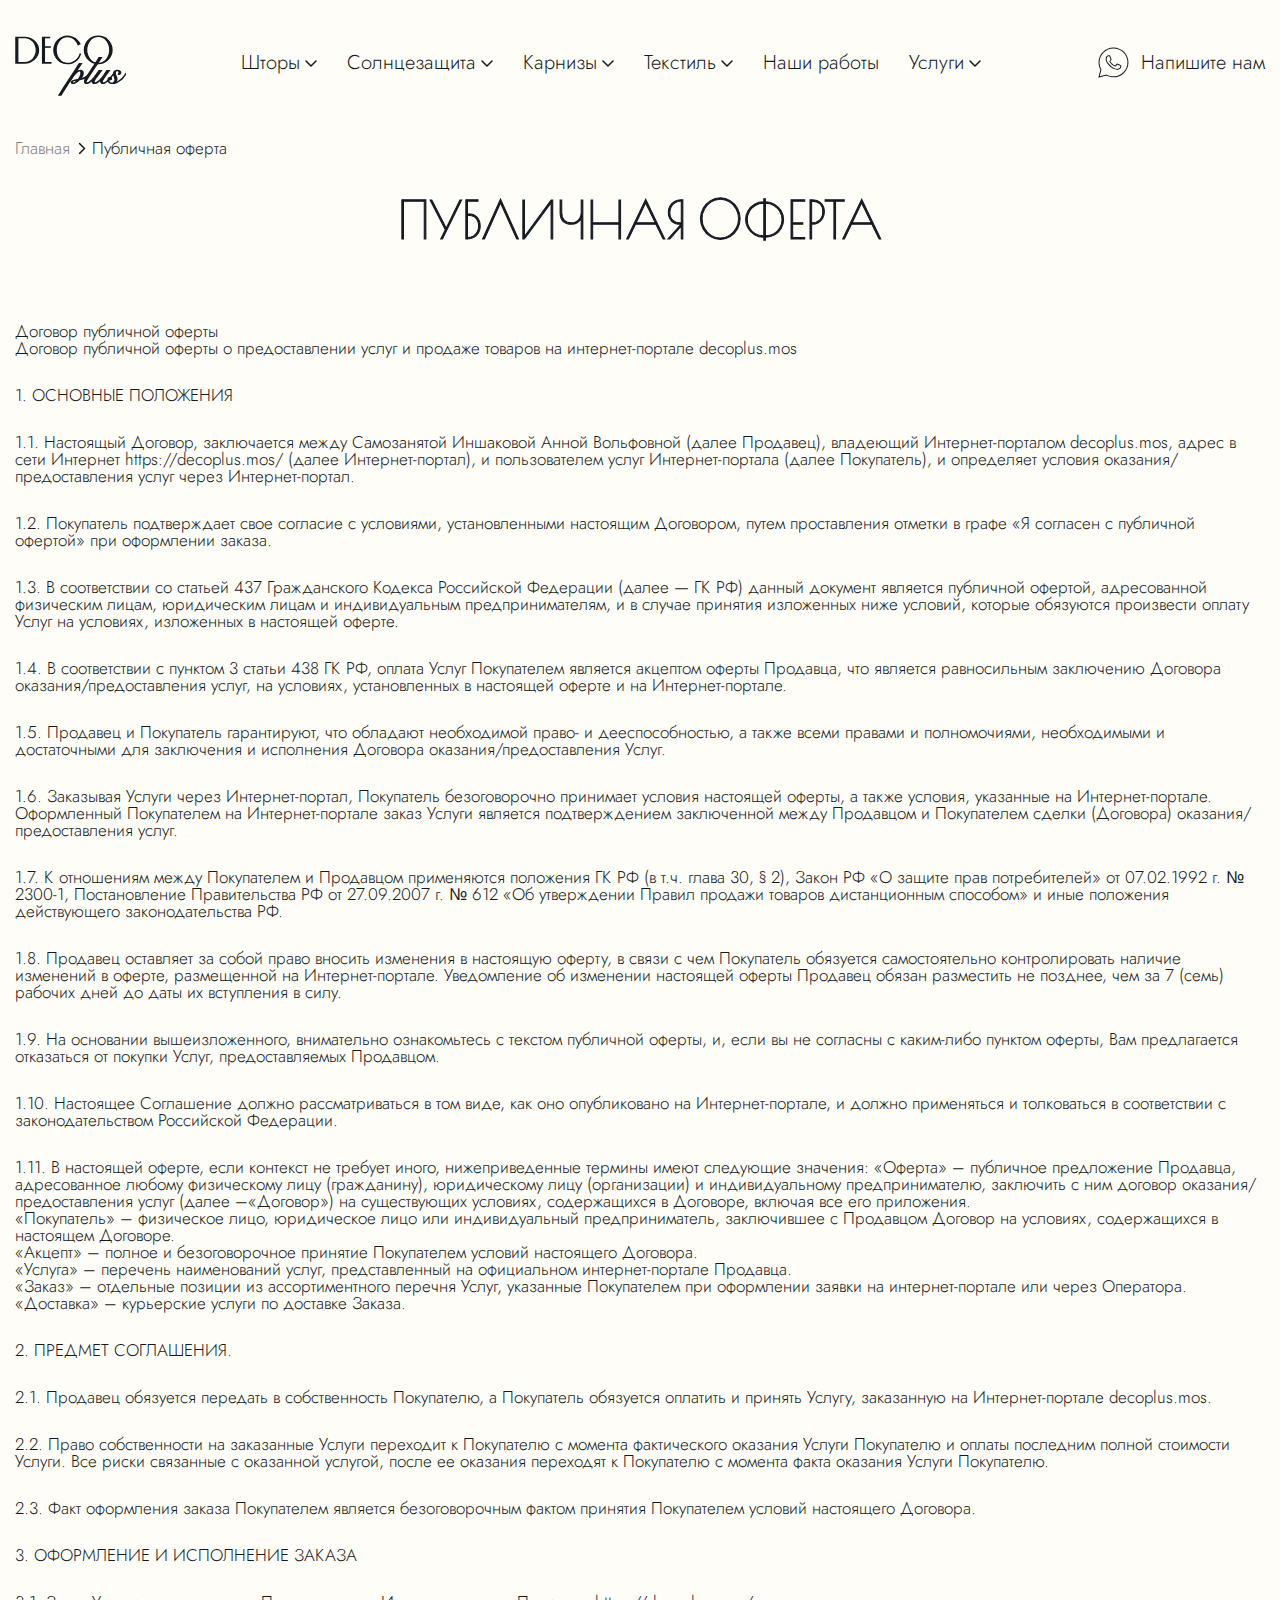
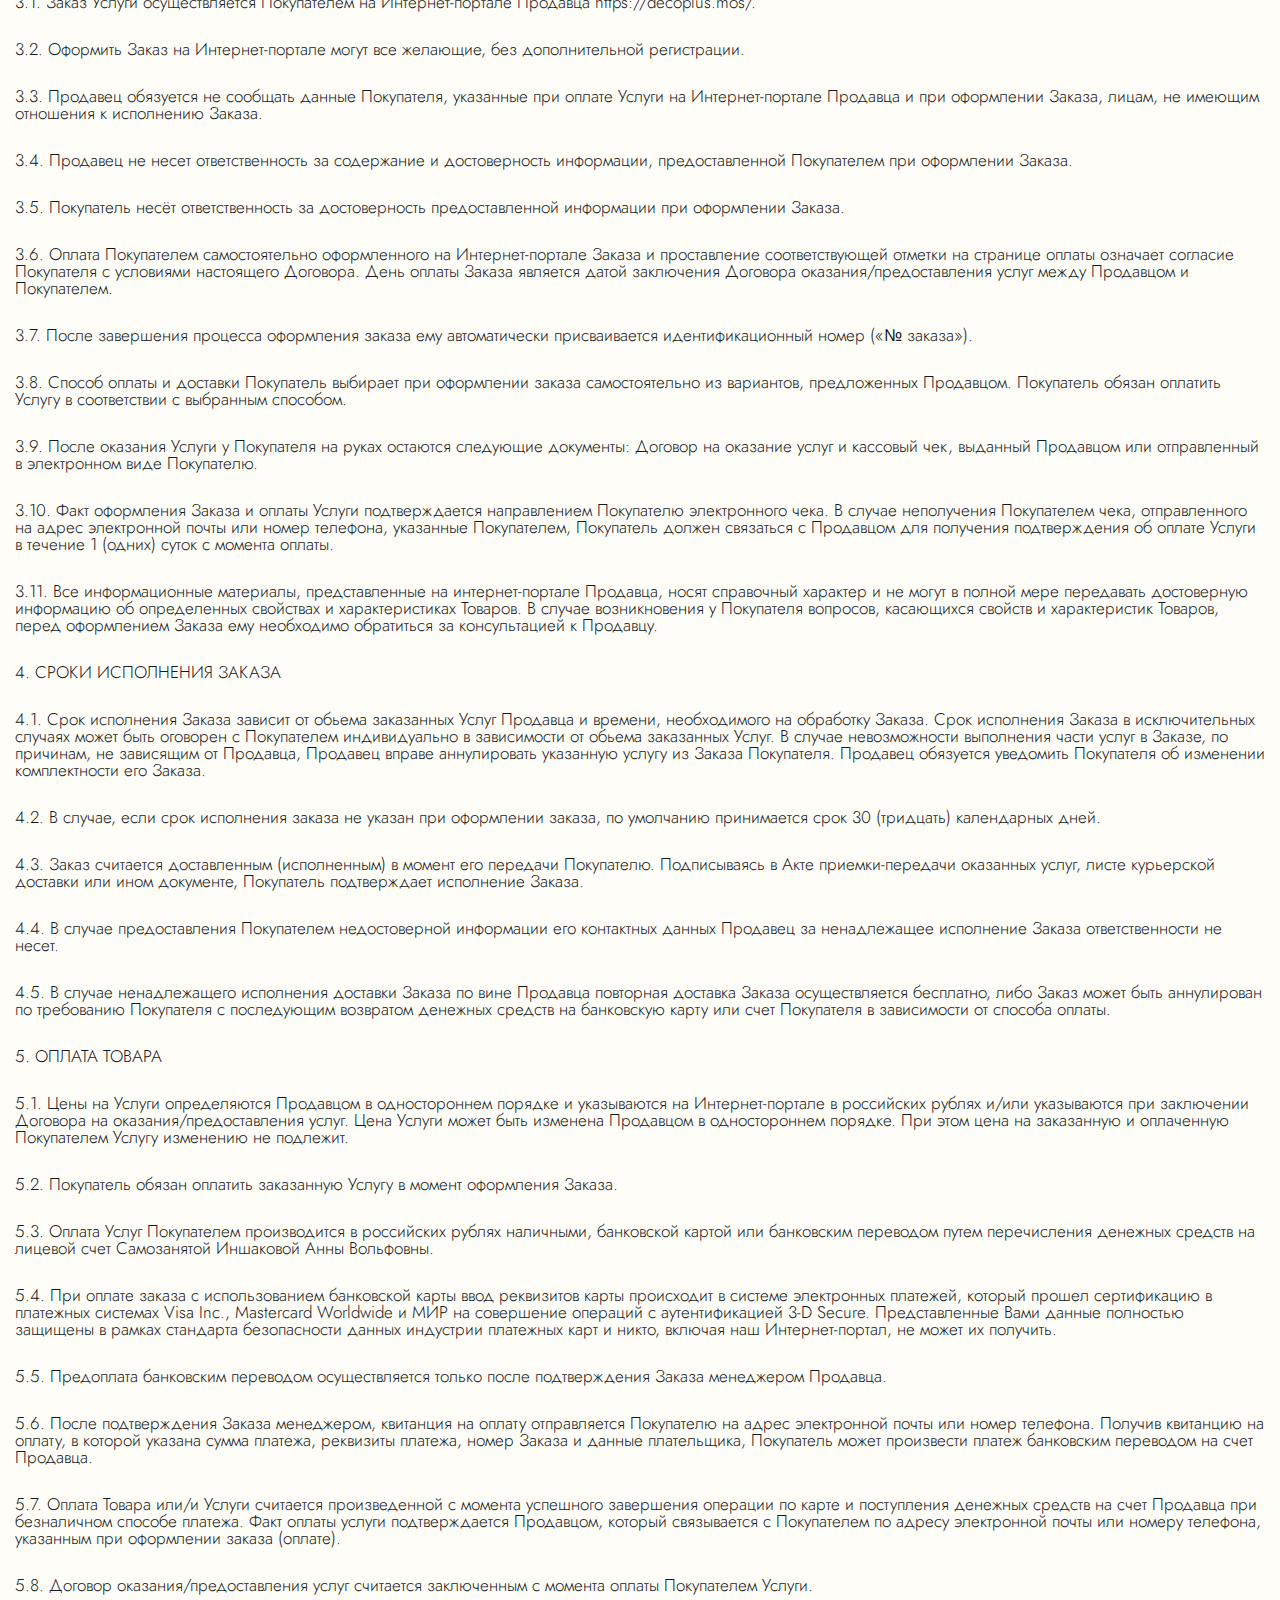
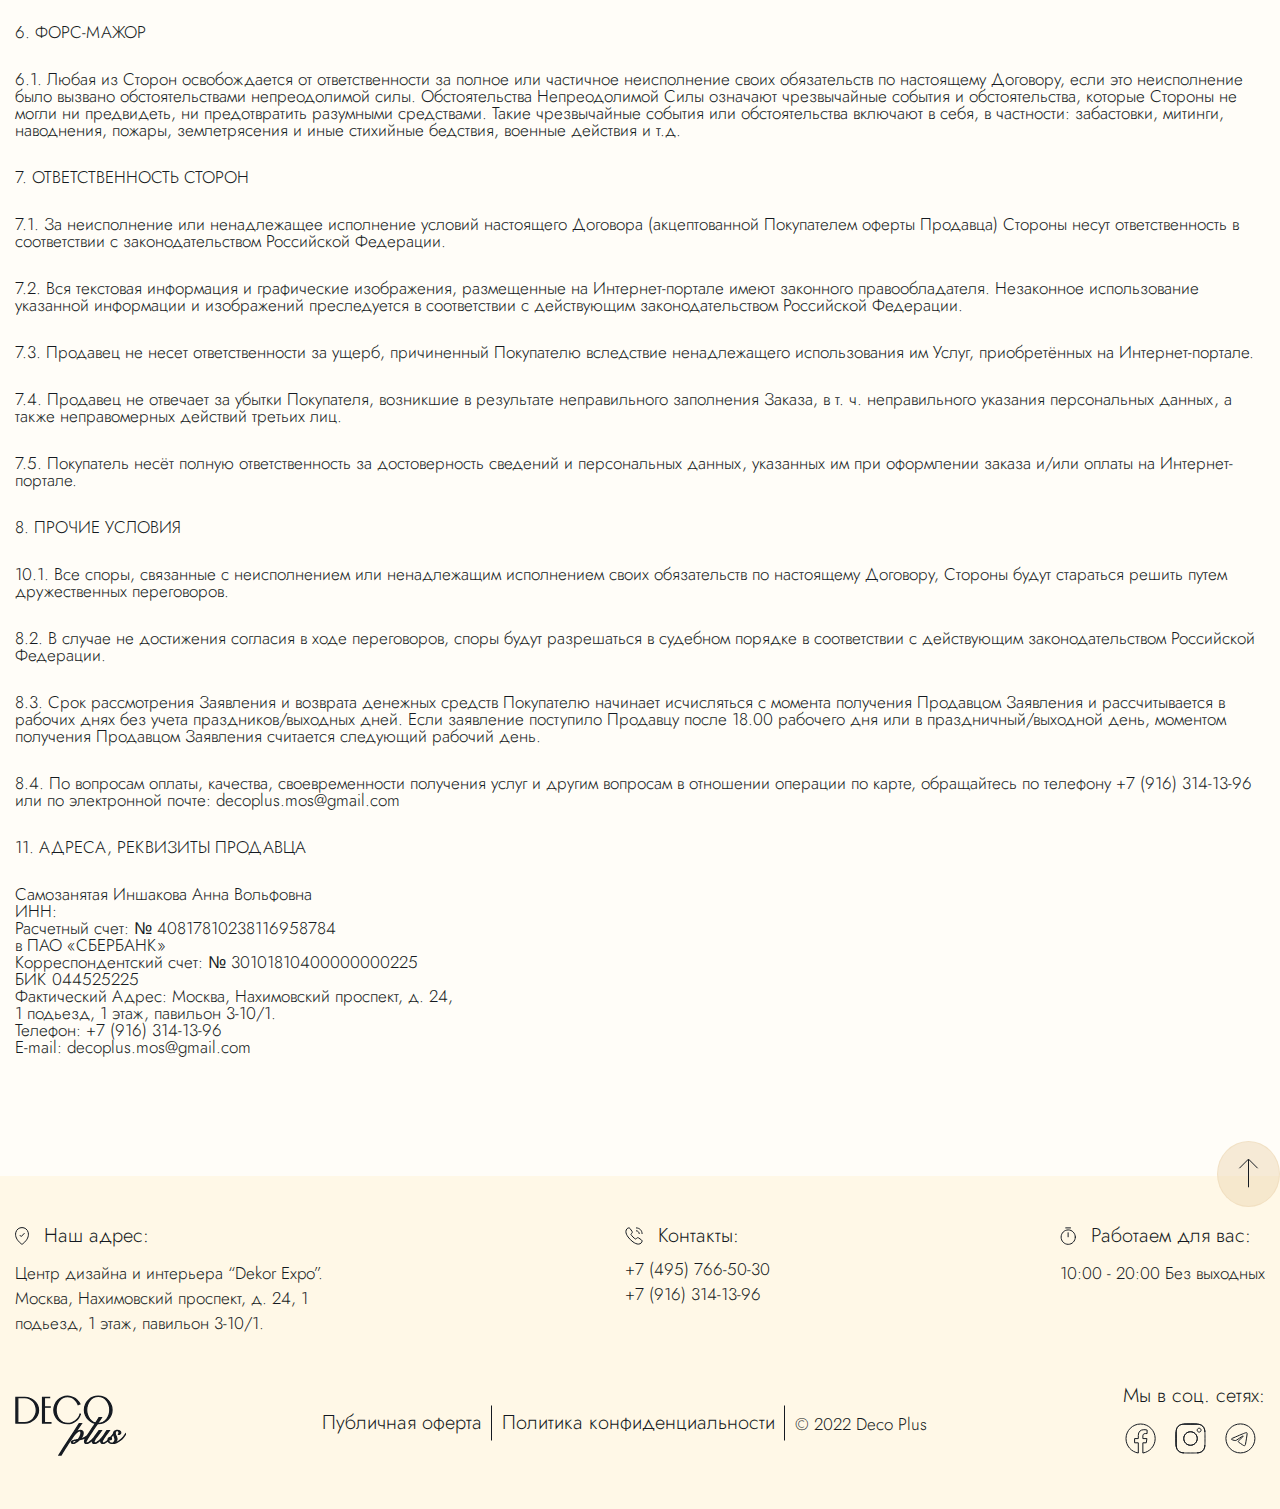
<file: public.html>
<!DOCTYPE html>
<html lang="ru">
  <head>
    <meta charset="UTF-8" />
    <meta http-equiv="X-UA-Compatible" content="IE=edge" />
    <meta name="viewport" content="width=device-width, initial-scale=1.0" />
    <title>Deco plus</title>
    <link rel="stylesheet" href="css/style.css" />
    <link rel="icon" href="img/icons/favicon.png" />
    <!-- <script defer src="js/carrousel.js"></script> -->
    <!-- <script defer src="https://unpkg.com/swiper@8/swiper-bundle.min.js"></script>
    <script defer src="js/popups.js"></script>
    <script defer src="js/slider.js"></script>
    <script defer src="js/qustion.js"></script> -->
    <script defer src="js/main.js"></script>
  </head>
  <body>
    <div class="wrapper">
      <header class="header">
        <!-- header 3.3 -->
        <div class="header__wrapper">
          <div class="header__burger">
            <span></span>
            <span></span>
            <span></span>
            <span></span>
          </div>
          <div class="header__container">
            <a href="index.html" class="header__logo">
              <img src="img/icons/logo.svg" alt="logo" />
              <img src="img/icons/brownLogo.svg" alt="logo" />
            </a>
            <nav class="header__menu menu">
              <div class="menu__body">
                <div class="menu__images">
                  <img src="img/header/1.png" alt="подушка" />
                  <img src="img/header/2.png" alt="шторы" />
                  <img src="img/header/3.png" alt="шторы" />
                </div>
                <ul class="menu__list">
                  <li class="menu__item">
                    <a href="curtains.html" class="menu__link">Шторы</a>
                    <span>
                      <svg
                        width="12"
                        height="8"
                        viewBox="0 0 12 8"
                        fill="none"
                        xmlns="http://www.w3.org/2000/svg"
                      >
                        <path
                          d="M1.53033 0.46967C1.23744 0.176777 0.762563 0.176777 0.46967 0.46967C0.176777 0.762563 0.176777 1.23744 0.46967 1.53033L1.53033 0.46967ZM6 6L5.46967 6.53033L6 7.06066L6.53033 6.53033L6 6ZM11.5303 1.53033C11.8232 1.23744 11.8232 0.762563 11.5303 0.46967C11.2374 0.176777 10.7626 0.176777 10.4697 0.46967L11.5303 1.53033ZM0.46967 1.53033L5.46967 6.53033L6.53033 5.46967L1.53033 0.46967L0.46967 1.53033ZM6.53033 6.53033L11.5303 1.53033L10.4697 0.46967L5.46967 5.46967L6.53033 6.53033Z"
                          fill="#151A21"
                        />
                      </svg>
                    </span>
                    <ul class="sub-menu__list">
                      <li>
                        <a href="curtains.html" class="sub-menu__link">Тюль</a>
                      </li>
                      <li>
                        <a href="curtains.html" class="sub-menu__link">Римские</a>
                      </li>
                      <li>
                        <a href="curtains.html" class="sub-menu__link">Портьеры</a>
                      </li>
                      <li>
                        <a href="curtains.html" class="sub-menu__link">На кулиске</a>
                      </li>
                      <li>
                        <a href="curtains.html" class="sub-menu__link">На бретелях</a>
                      </li>
                      <li>
                        <a href="curtains.html" class="sub-menu__link">На люверсах</a>
                      </li>
                      <li>
                        <a href="curtains.html" class="sub-menu__link">Лондонские</a>
                      </li>
                      <li>
                        <a href="curtains.html" class="sub-menu__link">Австрийские</a>
                      </li>
                      <li>
                        <a href="curtains.html" class="sub-menu__link">Французские</a>
                      </li>
                      <li>
                        <a href="curtains.html" class="sub-menu__link">Ламбрекены</a>
                      </li>
                      <li>
                        <a href="curtains.html" class="sub-menu__link">Японсике панели</a>
                      </li>
                    </ul>
                  </li>
                  <li class="menu__item">
                    <a href="defense.html" class="menu__link">Солнцезащита</a>
                    <span>
                      <svg
                        width="12"
                        height="8"
                        viewBox="0 0 12 8"
                        fill="none"
                        xmlns="http://www.w3.org/2000/svg"
                      >
                        <path
                          d="M1.53033 0.46967C1.23744 0.176777 0.762563 0.176777 0.46967 0.46967C0.176777 0.762563 0.176777 1.23744 0.46967 1.53033L1.53033 0.46967ZM6 6L5.46967 6.53033L6 7.06066L6.53033 6.53033L6 6ZM11.5303 1.53033C11.8232 1.23744 11.8232 0.762563 11.5303 0.46967C11.2374 0.176777 10.7626 0.176777 10.4697 0.46967L11.5303 1.53033ZM0.46967 1.53033L5.46967 6.53033L6.53033 5.46967L1.53033 0.46967L0.46967 1.53033ZM6.53033 6.53033L11.5303 1.53033L10.4697 0.46967L5.46967 5.46967L6.53033 6.53033Z"
                          fill="#151A21"
                        />
                      </svg>
                    </span>
                    <ul class="sub-menu__list">
                      <li>
                        <a href="defense.html" class="sub-menu__link">Рулонные шторы</a>
                      </li>
                      <li>
                        <a href="defense.html" class="sub-menu__link">Шторы-плиссе</a>
                      </li>
                      <li>
                        <a href="defense.html" class="sub-menu__link">Жалюзи</a>
                      </li>
                    </ul>
                  </li>
                  <li class="menu__item">
                    <a href="curtain.html" class="menu__link">Карнизы</a>
                    <span>
                      <svg
                        width="12"
                        height="8"
                        viewBox="0 0 12 8"
                        fill="none"
                        xmlns="http://www.w3.org/2000/svg"
                      >
                        <path
                          d="M1.53033 0.46967C1.23744 0.176777 0.762563 0.176777 0.46967 0.46967C0.176777 0.762563 0.176777 1.23744 0.46967 1.53033L1.53033 0.46967ZM6 6L5.46967 6.53033L6 7.06066L6.53033 6.53033L6 6ZM11.5303 1.53033C11.8232 1.23744 11.8232 0.762563 11.5303 0.46967C11.2374 0.176777 10.7626 0.176777 10.4697 0.46967L11.5303 1.53033ZM0.46967 1.53033L5.46967 6.53033L6.53033 5.46967L1.53033 0.46967L0.46967 1.53033ZM6.53033 6.53033L11.5303 1.53033L10.4697 0.46967L5.46967 5.46967L6.53033 6.53033Z"
                          fill="#151A21"
                        />
                      </svg>
                    </span>
                    <ul class="sub-menu__list">
                      <li>
                        <a href="curtain.html" class="sub-menu__link">Профильные</a>
                      </li>
                      <li>
                        <a href="curtain.html" class="sub-menu__link">Декоративные</a>
                      </li>
                      <li>
                        <a href="curtain.html" class="sub-menu__link">Электро-карнизы</a>
                      </li>
                    </ul>
                  </li>
                  <li class="menu__item">
                    <a href="textile.html" class="menu__link">Текстиль</a>
                    <span>
                      <svg
                        width="12"
                        height="8"
                        viewBox="0 0 12 8"
                        fill="none"
                        xmlns="http://www.w3.org/2000/svg"
                      >
                        <path
                          d="M1.53033 0.46967C1.23744 0.176777 0.762563 0.176777 0.46967 0.46967C0.176777 0.762563 0.176777 1.23744 0.46967 1.53033L1.53033 0.46967ZM6 6L5.46967 6.53033L6 7.06066L6.53033 6.53033L6 6ZM11.5303 1.53033C11.8232 1.23744 11.8232 0.762563 11.5303 0.46967C11.2374 0.176777 10.7626 0.176777 10.4697 0.46967L11.5303 1.53033ZM0.46967 1.53033L5.46967 6.53033L6.53033 5.46967L1.53033 0.46967L0.46967 1.53033ZM6.53033 6.53033L11.5303 1.53033L10.4697 0.46967L5.46967 5.46967L6.53033 6.53033Z"
                          fill="#151A21"
                        />
                      </svg>
                    </span>
                    <ul class="sub-menu__list sub-menu__list_big">
                      <li>
                        <a href="textile.html" class="sub-menu__link">Покрывала</a>
                      </li>
                      <li>
                        <a href="textile.html" class="sub-menu__link">Декоративные подушки</a>
                      </li>
                      <li>
                        <a href="textile.html" class="sub-menu__link">Чехлы на диванные подушки</a>
                      </li>
                      <li>
                        <a href="textile.html" class="sub-menu__link">Скатерти</a>
                      </li>
                    </ul>
                  </li>
                  <li class="menu__item">
                    <a href="work.html" class="menu__link">Наши работы</a>
                  </li>
                  <li class="menu__item">
                    <a href="services.html" class="menu__link">Услуги</a>
                    <span>
                      <svg
                        width="12"
                        height="8"
                        viewBox="0 0 12 8"
                        fill="none"
                        xmlns="http://www.w3.org/2000/svg"
                      >
                        <path
                          d="M1.53033 0.46967C1.23744 0.176777 0.762563 0.176777 0.46967 0.46967C0.176777 0.762563 0.176777 1.23744 0.46967 1.53033L1.53033 0.46967ZM6 6L5.46967 6.53033L6 7.06066L6.53033 6.53033L6 6ZM11.5303 1.53033C11.8232 1.23744 11.8232 0.762563 11.5303 0.46967C11.2374 0.176777 10.7626 0.176777 10.4697 0.46967L11.5303 1.53033ZM0.46967 1.53033L5.46967 6.53033L6.53033 5.46967L1.53033 0.46967L0.46967 1.53033ZM6.53033 6.53033L11.5303 1.53033L10.4697 0.46967L5.46967 5.46967L6.53033 6.53033Z"
                          fill="#151A21"
                        />
                      </svg>
                    </span>
                    <ul class="sub-menu__list sub-menu__list_midle">
                      <li>
                        <a href="services.html" class="sub-menu__link">Дизайн штор</a>
                      </li>
                      <li>
                        <a href="services.html" class="sub-menu__link">Пошив</a>
                      </li>
                      <li>
                        <a href="services.html" class="sub-menu__link">Замеры</a>
                      </li>
                      <li>
                        <a href="services.html" class="sub-menu__link">Монтаж карнизов</a>
                      </li>
                      <li>
                        <a href="services.html" class="sub-menu__link">Навеска штор</a>
                      </li>
                      <li>
                        <a href="services.html" class="sub-menu__link">Выезд дизайнера</a>
                      </li>
                    </ul>
                  </li>
                </ul>
              </div>
            </nav>
            <a href="" class="header__whatsapp">
              <svg
                width="35"
                height="35"
                viewBox="0 0 35 35"
                fill="none"
                xmlns="http://www.w3.org/2000/svg"
              >
                <path
                  d="M2.91797 32.0827L2.43588 31.9501C2.38846 32.1224 2.43667 32.307 2.56233 32.4341C2.68798 32.5613 2.87196 32.6117 3.04488 32.5663L2.91797 32.0827ZM4.97644 24.6002L5.45853 24.7328C5.49397 24.604 5.47637 24.4663 5.40966 24.3505L4.97644 24.6002ZM3.05066 17.3822L3.55066 17.3828L3.55066 17.3812L3.05066 17.3822ZM27.7187 7.15014L27.3651 7.50364L27.366 7.50461L27.7187 7.15014ZM31.9528 17.3822L31.4528 17.3805V17.3822H31.9528ZM10.5918 30.069L10.8321 29.6306C10.72 29.5691 10.5886 29.5529 10.4649 29.5854L10.5918 30.069ZM13.885 11.3257L13.4271 11.5265L13.429 11.5308L13.885 11.3257ZM13.0768 10.7079L13.0436 11.2068C13.0547 11.2075 13.0657 11.2079 13.0768 11.2079V10.7079ZM11.4009 11.149L11.7684 11.4881L11.7692 11.4872L11.4009 11.149ZM11.6068 17.8966L12.0073 17.5973L12.0066 17.5963L11.6068 17.8966ZM17.7813 23.3508L17.5972 23.8156L17.5979 23.8159L17.7813 23.3508ZM22.118 24.2469L22.0629 23.7499L22.0623 23.75L22.118 24.2469ZM24.5582 22.527L25.0284 22.6971L25.03 22.6926L24.5582 22.527ZM24.7641 20.8072L25.1935 20.5511L25.1928 20.55L24.7641 20.8072ZM24.0731 20.3807L24.3116 19.9412C24.304 19.9371 24.2964 19.9332 24.2886 19.9295L24.0731 20.3807ZM21.6036 19.2045L21.7686 18.7325L21.7671 18.732L21.6036 19.2045ZM20.7945 19.3812L20.3786 19.1035L20.3732 19.1118L20.7945 19.3812ZM19.6485 20.7926L19.2831 20.4513C19.2797 20.4549 19.2763 20.4587 19.273 20.4624L19.6485 20.7926ZM18.8687 20.8804L19.0924 20.4332L19.0847 20.4295L18.8687 20.8804ZM15.9581 19.0874L16.2912 18.7145L16.2907 18.714L15.9581 19.0874ZM13.9436 16.5886L13.5068 16.832C13.511 16.8394 13.5153 16.8467 13.5197 16.8539L13.9436 16.5886ZM14.1056 15.8527L14.4448 16.2201C14.4493 16.2159 14.4538 16.2116 14.4582 16.2072L14.1056 15.8527ZM14.6501 15.2212L15.0296 15.5467L15.0311 15.545L14.6501 15.2212ZM15.0172 14.618L15.4527 14.8637C15.4569 14.8562 15.4609 14.8486 15.4647 14.841L15.0172 14.618ZM14.9879 13.9864L15.4351 13.7628C15.4323 13.7572 15.4294 13.7517 15.4264 13.7462L14.9879 13.9864ZM3.40006 32.2153L5.45853 24.7328L4.49435 24.4675L2.43588 31.9501L3.40006 32.2153ZM5.40966 24.3505C4.18871 22.2316 3.54753 19.8284 3.55066 17.3828L2.55066 17.3815C2.5473 20.0028 3.23455 22.5786 4.54321 24.8498L5.40966 24.3505ZM3.55066 17.3812C3.53652 9.6748 9.79534 3.41602 17.4867 3.41602V2.41602C9.24271 2.41602 2.53551 9.12326 2.55066 17.3831L3.55066 17.3812ZM17.4867 3.41602C21.2215 3.41602 24.7252 4.8629 27.3651 7.50363L28.0723 6.79664C25.2442 3.96766 21.4859 2.41602 17.4867 2.41602V3.41602ZM27.366 7.50461C28.6667 8.79854 29.6977 10.3377 30.3992 12.033L31.3232 11.6506C30.5711 9.8331 29.4658 8.18291 28.0713 6.79567L27.366 7.50461ZM30.3992 12.033C31.1007 13.7282 31.4588 15.5459 31.4528 17.3805L32.4528 17.3838C32.4593 15.4168 32.0753 13.4681 31.3232 11.6506L30.3992 12.033ZM31.4528 17.3822C31.4528 25.0736 25.1937 31.3328 17.5013 31.3328V32.3328C25.7459 32.3328 32.4528 25.626 32.4528 17.3822H31.4528ZM17.5013 31.3328C15.1592 31.3328 12.875 30.7505 10.8321 29.6306L10.3514 30.5075C12.5427 31.7088 14.9924 32.3328 17.5013 32.3328V31.3328ZM10.4649 29.5854L2.79106 31.5991L3.04488 32.5663L10.7187 30.5526L10.4649 29.5854ZM14.3429 11.1248C14.1857 10.7666 13.9875 10.508 13.7242 10.3569C13.4621 10.2065 13.2069 10.2079 13.0768 10.2079V11.2079C13.1965 11.2079 13.2131 11.2166 13.2265 11.2242C13.2388 11.2313 13.3197 11.2816 13.4271 11.5265L14.3429 11.1248ZM13.1099 10.209C12.8697 10.193 12.6163 10.1932 12.3702 10.1932V11.1932C12.6239 11.1932 12.8427 11.1934 13.0436 11.2068L13.1099 10.209ZM12.3702 10.1932C12.0226 10.1932 11.4817 10.3216 11.0325 10.8109L11.7692 11.4872C11.9955 11.2406 12.2491 11.1932 12.3702 11.1932V10.1932ZM11.0334 10.81C10.6901 11.182 9.63683 12.1757 9.63683 14.1622H10.6368C10.6368 12.5919 11.4343 11.8501 11.7684 11.4881L11.0334 10.81ZM9.63683 14.1622C9.63683 15.1641 9.99795 16.1207 10.3595 16.8344C10.7247 17.5551 11.1127 18.0713 11.207 18.1968L12.0066 17.5963C11.9242 17.4866 11.5773 17.0252 11.2516 16.3824C10.9224 15.7326 10.6368 14.9396 10.6368 14.1622H9.63683ZM11.2063 18.1959C11.2054 18.1946 11.2081 18.1984 11.2174 18.2119C11.2258 18.2241 11.2365 18.2399 11.2503 18.2603C11.2773 18.3004 11.3141 18.3551 11.3588 18.4206C11.4486 18.5522 11.5715 18.729 11.7257 18.9391C12.0339 19.3589 12.4674 19.9119 13.014 20.5047C14.102 21.6849 15.6617 23.0489 17.5972 23.8156L17.9655 22.8859C14.4527 21.4943 12.2209 17.883 12.0073 17.5973L11.2063 18.1959ZM17.5979 23.8159C19.1419 24.4247 20.104 24.6839 20.7818 24.7743C21.4771 24.867 21.872 24.7776 22.1736 24.7438L22.0623 23.75C21.7022 23.7903 21.4573 23.8555 20.914 23.783C20.3532 23.7082 19.4778 23.4823 17.9647 22.8856L17.5979 23.8159ZM22.1731 24.7438C22.6124 24.6952 23.221 24.4339 23.7406 24.1C24.2524 23.7711 24.8161 23.284 25.0284 22.6971L24.088 22.357C23.9918 22.6231 23.6659 22.9593 23.1999 23.2588C22.7417 23.5532 22.2845 23.7254 22.0629 23.7499L22.1731 24.7438ZM25.03 22.6926C25.1914 22.2324 25.2734 21.7976 25.3025 21.4501C25.3171 21.2768 25.3191 21.1176 25.3089 20.9826C25.3038 20.9153 25.2952 20.847 25.281 20.7822C25.2685 20.7251 25.2447 20.637 25.1935 20.5511L24.3347 21.0633C24.3054 21.0143 24.3009 20.9814 24.3041 20.9959C24.3056 21.0027 24.3091 21.0226 24.3117 21.058C24.3171 21.1284 24.3172 21.2329 24.306 21.3665C24.2837 21.6327 24.2188 21.9841 24.0864 22.3615L25.03 22.6926ZM25.1928 20.55C25.0724 20.3492 24.8746 20.236 24.7578 20.1721C24.6897 20.1348 24.6135 20.0967 24.5423 20.0609C24.4683 20.0236 24.3924 19.9851 24.3116 19.9412L23.8345 20.8201C23.9299 20.8719 24.0175 20.9162 24.0924 20.9539C24.1701 20.9931 24.2282 21.0222 24.2778 21.0494C24.3276 21.0766 24.3521 21.093 24.3633 21.1016C24.3738 21.1097 24.3557 21.0984 24.3354 21.0644L25.1928 20.55ZM24.2886 19.9295C24.1052 19.8419 23.5834 19.5828 23.0457 19.3213C22.5338 19.0724 21.9727 18.8039 21.7686 18.7325L21.4386 19.6765C21.5722 19.7232 22.0619 19.9549 22.6084 20.2206C23.1289 20.4738 23.673 20.7437 23.8575 20.8318L24.2886 19.9295ZM21.7671 18.732C21.6159 18.6797 21.3654 18.5904 21.1041 18.6199C20.7846 18.656 20.5507 18.8458 20.3786 19.1036L21.2104 19.6588C21.2453 19.6064 21.2633 19.5953 21.259 19.5982C21.2498 19.6047 21.2324 19.6118 21.2164 19.6136C21.2071 19.6146 21.2161 19.6116 21.2579 19.621C21.3013 19.6307 21.3562 19.648 21.4401 19.677L21.7671 18.732ZM20.3732 19.1118C20.1638 19.4395 19.4988 20.2203 19.2831 20.4513L20.0139 21.1339C20.2377 20.8943 20.9548 20.0587 21.2158 19.6505L20.3732 19.1118ZM19.273 20.4624C19.2598 20.4774 19.2497 20.4872 19.2426 20.4933C19.2356 20.4994 19.2321 20.5015 19.2322 20.5014C19.2348 20.4999 19.2442 20.4956 19.2553 20.4943C19.2642 20.4933 19.2589 20.496 19.232 20.4893C19.2037 20.4822 19.1587 20.4664 19.0923 20.4332L18.6451 21.3277C18.8587 21.4344 19.1064 21.5187 19.3718 21.4875C19.6565 21.4542 19.8677 21.3005 20.024 21.1227L19.273 20.4624ZM19.0847 20.4295C18.6811 20.2362 17.6061 19.8892 16.2912 18.7145L15.625 19.4602C17.0743 20.755 18.3223 21.1731 18.6528 21.3314L19.0847 20.4295ZM16.2907 18.714C15.2772 17.8111 14.5904 16.6796 14.3674 16.3233L13.5197 16.8539C13.7379 17.2024 14.4918 18.4507 15.6255 19.4607L16.2907 18.714ZM14.3803 16.3452C14.3523 16.295 14.3508 16.2747 14.3513 16.2791C14.3524 16.2875 14.3515 16.3042 14.3457 16.3201C14.3415 16.3317 14.3395 16.329 14.3558 16.3094C14.3734 16.2881 14.3995 16.2619 14.4448 16.2201L13.7664 15.4854C13.6759 15.5689 13.4948 15.7344 13.4061 15.9778C13.3026 16.2621 13.3521 16.5543 13.5068 16.832L14.3803 16.3452ZM14.4582 16.2072C14.638 16.0283 14.8812 15.7198 15.0296 15.5467L14.2706 14.8956C14.0658 15.1344 13.8971 15.3549 13.753 15.4983L14.4582 16.2072ZM15.0311 15.545C15.2481 15.2896 15.355 15.0369 15.4527 14.8637L14.5817 14.3723C14.414 14.6696 14.4037 14.7391 14.2691 14.8973L15.0311 15.545ZM15.4647 14.841C15.6823 14.4041 15.5558 14.0043 15.4351 13.7628L14.5407 14.21C14.5683 14.2653 14.5793 14.3046 14.5821 14.3312C14.5841 14.3513 14.5826 14.3691 14.5696 14.3951L15.4647 14.841ZM15.4264 13.7462C15.4294 13.7517 15.4188 13.7306 15.3881 13.6587C15.3616 13.5966 15.3272 13.5138 15.2864 13.4141C15.2047 13.2148 15.1007 12.9566 14.9883 12.6782C14.7656 12.1269 14.5079 11.4916 14.341 11.1206L13.429 11.5308C13.5861 11.88 13.8354 12.4942 14.061 13.0527C14.1727 13.3292 14.2781 13.5909 14.361 13.7932C14.4361 13.9764 14.5098 14.1544 14.5494 14.2267L15.4264 13.7462Z"
                  fill="#151A21"
                />
              </svg>
              <p>Напишите нам</p>
            </a>
          </div>
        </div>
      </header>
      <main class="main">
        <section class="public">
          <div class="public__container">
            <div class="public__navation navigation">
              <a href="index.html" class="navigation__item">Главная</a>
              <div class="navigation__arrow">
                <svg
                  width="12"
                  height="8"
                  viewBox="0 0 12 8"
                  fill="none"
                  xmlns="http://www.w3.org/2000/svg"
                >
                  <path
                    d="M1.53033 0.46967C1.23744 0.176777 0.762563 0.176777 0.46967 0.46967C0.176777 0.762563 0.176777 1.23744 0.46967 1.53033L1.53033 0.46967ZM6 6L5.46967 6.53033L6 7.06066L6.53033 6.53033L6 6ZM11.5303 1.53033C11.8232 1.23744 11.8232 0.762563 11.5303 0.46967C11.2374 0.176777 10.7626 0.176777 10.4697 0.46967L11.5303 1.53033ZM0.46967 1.53033L5.46967 6.53033L6.53033 5.46967L1.53033 0.46967L0.46967 1.53033ZM6.53033 6.53033L11.5303 1.53033L10.4697 0.46967L5.46967 5.46967L6.53033 6.53033Z"
                    fill="#151A21"
                  />
                </svg>
              </div>
              <div class="navigation__item active">Публичная оферта</div>
            </div>
            <h1 class="public__title _title">публичная оферта</h1>
            <div class="public__body">
              <p class="public__item ._text">
                Договор публичной оферты <br />
                Договор публичной оферты о предоставлении услуг и продаже товаров на
                интернет-портале decoplus.mos
              </p>
              <p class="public__item ._text">1. ОСНОВНЫЕ ПОЛОЖЕНИЯ</p>
              <p class="public__item ._text">
                1.1. Настоящый Договор, заключается между Самозанятой Иншаковой Анной Вольфовной
                (далее Продавец), владеющий Интернет-порталом decoplus.mos, адрес в сети Интернет
                https://decoplus.mos/ (далее Интернет-портал), и пользователем услуг
                Интернет-портала (далее Покупатель), и определяет условия оказания/предоставления
                услуг через Интернет-портал.
              </p>
              <p class="public__item ._text">
                1.2. Покупатель подтверждает свое согласие с условиями, установленными настоящим
                Договором, путем проставления отметки в графе «Я согласен с публичной офертой» при
                оформлении заказа.
              </p>
              <p class="public__item ._text">
                1.3. В соответствии со статьей 437 Гражданского Кодекса Российской Федерации (далее
                — ГК РФ) данный документ является публичной офертой, адресованной физическим лицам,
                юридическим лицам и индивидуальным предпринимателям, и в случае принятия изложенных
                ниже условий, которые обязуются произвести оплату Услуг на условиях, изложенных в
                настоящей оферте.
              </p>
              <p class="public__item ._text">
                1.4. В соответствии с пунктом 3 статьи 438 ГК РФ, оплата Услуг Покупателем является
                акцептом оферты Продавца, что является равносильным заключению Договора
                оказания/предоставления услуг, на условиях, установленных в настоящей оферте и на
                Интернет-портале.
              </p>
              <p class="public__item ._text">
                1.5. Продавец и Покупатель гарантируют, что обладают необходимой право- и
                дееспособностью, а также всеми правами и полномочиями, необходимыми и достаточными
                для заключения и исполнения Договора оказания/предоставления Услуг.
              </p>
              <p class="public__item ._text">
                1.6. Заказывая Услуги через Интернет-портал, Покупатель безоговорочно принимает
                условия настоящей оферты, а также условия, указанные на Интернет-портале.
                Оформленный Покупателем на Интернет-портале заказ Услуги является подтверждением
                заключенной между Продавцом и Покупателем сделки (Договора) оказания/предоставления
                услуг.
              </p>
              <p class="public__item ._text">
                1.7. К отношениям между Покупателем и Продавцом применяются положения ГК РФ (в т.ч.
                глава 30, § 2), Закон РФ «О защите прав потребителей» от 07.02.1992 г. № 2300-1,
                Постановление Правительства РФ от 27.09.2007 г. № 612 «Об утверждении Правил продажи
                товаров дистанционным способом» и иные положения действующего законодательства РФ.
              </p>
              <p class="public__item ._text">
                1.8. Продавец оставляет за собой право вносить изменения в настоящую оферту, в связи
                с чем Покупатель обязуется самостоятельно контролировать наличие изменений в оферте,
                размещенной на Интернет-портале. Уведомление об изменении настоящей оферты Продавец
                обязан разместить не позднее, чем за 7 (семь) рабочих дней до даты их вступления в
                силу.
              </p>
              <p class="public__item ._text">
                1.9. На основании вышеизложенного, внимательно ознакомьтесь с текстом публичной
                оферты, и, если вы не согласны с каким-либо пунктом оферты, Вам предлагается
                отказаться от покупки Услуг, предоставляемых Продавцом.
              </p>
              <p class="public__item ._text">
                1.10. Настоящее Соглашение должно рассматриваться в том виде, как оно опубликовано
                на Интернет-портале, и должно применяться и толковаться в соответствии с
                законодательством Российской Федерации.
              </p>
              <p class="public__item ._text">
                1.11. В настоящей оферте, если контекст не требует иного, нижеприведенные термины
                имеют следующие значения: «Оферта» – публичное предложение Продавца, адресованное
                любому физическому лицу (гражданину), юридическому лицу (организации) и
                индивидуальному предпринимателю, заключить с ним договор оказания/предоставления
                услуг (далее –«Договор») на существующих условиях, содержащихся в Договоре, включая
                все его приложения. <br />
                «Покупатель» – физическое лицо, юридическое лицо или индивидуальный предприниматель,
                заключившее с Продавцом Договор на условиях, содержащихся в настоящем Договоре.<br />
                «Акцепт» – полное и безоговорочное принятие Покупателем условий настоящего
                Договора.<br />
                «Услуга» – перечень наименований услуг, представленный на официальном
                интернет-портале Продавца.<br />
                «Заказ» – отдельные позиции из ассортиментного перечня Услуг, указанные Покупателем
                при оформлении заявки на интернет-портале или через Оператора.<br />
                «Доставка» – курьерские услуги по доставке Заказа.
              </p>
              <p class="public__item ._text">2. ПРЕДМЕТ СОГЛАШЕНИЯ.</p>
              <p class="public__item ._text">
                2.1. Продавец обязуется передать в собственность Покупателю, а Покупатель обязуется
                оплатить и принять Услугу, заказанную на Интернет-портале decoplus.mos.
              </p>
              <p class="public__item ._text">
                2.2. Право собственности на заказанные Услуги переходит к Покупателю с момента
                фактического оказания Услуги Покупателю и оплаты последним полной стоимости Услуги.
                Все риски связанные с оказанной услугой, после ее оказания переходят к Покупателю с
                момента факта оказания Услуги Покупателю.
              </p>
              <p class="public__item ._text">
                2.3. Факт оформления заказа Покупателем является безоговорочным фактом принятия
                Покупателем условий настоящего Договора.
              </p>
              <p class="public__item ._text">3. ОФОРМЛЕНИЕ И ИСПОЛНЕНИЕ ЗАКАЗА</p>
              <p class="public__item ._text">
                3.1. Заказ Услуги осуществляется Покупателем на Интернет-портале Продавца
                https://decoplus.mos/.
              </p>
              <p class="public__item ._text">
                3.2. Оформить Заказ на Интернет-портале могут все желающие, без дополнительной
                регистрации.
              </p>
              <p class="public__item ._text">
                3.3. Продавец обязуется не сообщать данные Покупателя, указанные при оплате Услуги
                на Интернет-портале Продавца и при оформлении Заказа, лицам, не имеющим отношения к
                исполнению Заказа.
              </p>
              <p class="public__item ._text">
                3.4. Продавец не несет ответственность за содержание и достоверность информации,
                предоставленной Покупателем при оформлении Заказа.
              </p>
              <p class="public__item ._text">
                3.5. Покупатель несёт ответственность за достоверность предоставленной информации
                при оформлении Заказа.
              </p>
              <p class="public__item ._text">
                3.6. Оплата Покупателем самостоятельно оформленного на Интернет-портале Заказа и
                проставление соответствующей отметки на странице оплаты означает согласие Покупателя
                с условиями настоящего Договора. День оплаты Заказа является датой заключения
                Договора оказания/предоставления услуг между Продавцом и Покупателем.
              </p>
              <p class="public__item ._text">
                3.7. После завершения процесса оформления заказа ему автоматически присваивается
                идентификационный номер («№ заказа»).
              </p>
              <p class="public__item ._text">
                3.8. Способ оплаты и доставки Покупатель выбирает при оформлении заказа
                самостоятельно из вариантов, предложенных Продавцом. Покупатель обязан оплатить
                Услугу в соответствии с выбранным способом.
              </p>
              <p class="public__item ._text">
                3.9. После оказания Услуги у Покупателя на руках остаются следующие документы:
                Договор на оказание услуг и кассовый чек, выданный Продавцом или отправленный в
                электронном виде Покупателю.
              </p>
              <p class="public__item ._text">
                3.10. Факт оформления Заказа и оплаты Услуги подтверждается направлением Покупателю
                электронного чека. В случае неполучения Покупателем чека, отправленного на адрес
                электронной почты или номер телефона, указанные Покупателем, Покупатель должен
                связаться с Продавцом для получения подтверждения об оплате Услуги в течение 1
                (одних) суток с момента оплаты.
              </p>
              <p class="public__item ._text">
                3.11. Все информационные материалы, представленные на интернет-портале Продавца,
                носят справочный характер и не могут в полной мере передавать достоверную информацию
                об определенных свойствах и характеристиках Товаров. В случае возникновения у
                Покупателя вопросов, касающихся свойств и характеристик Товаров, перед оформлением
                Заказа ему необходимо обратиться за консультацией к Продавцу.
              </p>
              <p class="public__item ._text">4. СРОКИ ИСПОЛНЕНИЯ ЗАКАЗА</p>
              <p class="public__item ._text">
                4.1. Срок исполнения Заказа зависит от обьема заказанных Услуг Продавца и времени,
                необходимого на обработку Заказа. Срок исполнения Заказа в исключительных случаях
                может быть оговорен с Покупателем индивидуально в зависимости от обьема заказанных
                Услуг. В случае невозможности выполнения части услуг в Заказе, по причинам, не
                зависящим от Продавца, Продавец вправе аннулировать указанную услугу из Заказа
                Покупателя. Продавец обязуется уведомить Покупателя об изменении комплектности его
                Заказа.
              </p>
              <p class="public__item ._text">
                4.2. В случае, если срок исполнения заказа не указан при оформлении заказа, по
                умолчанию принимается срок 30 (тридцать) календарных дней.
              </p>
              <p class="public__item ._text">
                4.3. Заказ считается доставленным (исполненным) в момент его передачи Покупателю.
                Подписываясь в Акте приемки-передачи оказанных услуг, листе курьерской доставки или
                ином документе, Покупатель подтверждает исполнение Заказа.
              </p>
              <p class="public__item ._text">
                4.4. В случае предоставления Покупателем недостоверной информации его контактных
                данных Продавец за ненадлежащее исполнение Заказа ответственности не несет.
              </p>
              <p class="public__item ._text">
                4.5. В случае ненадлежащего исполнения доставки Заказа по вине Продавца повторная
                доставка Заказа осуществляется бесплатно, либо Заказ может быть аннулирован по
                требованию Покупателя с последующим возвратом денежных средств на банковскую карту
                или счет Покупателя в зависимости от способа оплаты.
              </p>
              <p class="public__item ._text">5. ОПЛАТА ТОВАРА</p>
              <p class="public__item ._text">
                5.1. Цены на Услуги определяются Продавцом в одностороннем порядке и указываются на
                Интернет-портале в российских рублях и/или указываются при заключении Договора на
                оказания/предоставления услуг. Цена Услуги может быть изменена Продавцом в
                одностороннем порядке. При этом цена на заказанную и оплаченную Покупателем Услугу
                изменению не подлежит.
              </p>
              <p class="public__item ._text">
                5.2. Покупатель обязан оплатить заказанную Услугу в момент оформления Заказа.
              </p>
              <p class="public__item ._text">
                5.3. Оплата Услуг Покупателем производится в российских рублях наличными, банковской
                картой или банковским переводом путем перечисления денежных средств на лицевой счет
                Самозанятой Иншаковой Анны Вольфовны.
              </p>
              <p class="public__item ._text">
                5.4. При оплате заказа с использованием банковской карты ввод реквизитов карты
                происходит в системе электронных платежей, который прошел сертификацию в платежных
                системах Visa Inc., Mastercard Worldwide и МИР на совершение операций с
                аутентификацией 3-D Secure. Представленные Вами данные полностью защищены в рамках
                стандарта безопасности данных индустрии платежных карт и никто, включая наш
                Интернет-портал, не может их получить.
              </p>
              <p class="public__item ._text">
                5.5. Предоплата банковским переводом осуществляется только после подтверждения
                Заказа менеджером Продавца.
              </p>
              <p class="public__item ._text">
                5.6. После подтверждения Заказа менеджером, квитанция на оплату отправляется
                Покупателю на адрес электронной почты или номер телефона. Получив квитанцию на
                оплату, в которой указана сумма платежа, реквизиты платежа, номер Заказа и данные
                плательщика, Покупатель может произвести платеж банковским переводом на счет
                Продавца.
              </p>
              <p class="public__item ._text">
                5.7. Оплата Товара или/и Услуги считается произведенной с момента успешного
                завершения операции по карте и поступления денежных средств на счет Продавца при
                безналичном способе платежа. Факт оплаты услуги подтверждается Продавцом, который
                связывается с Покупателем по адресу электронной почты или номеру телефона, указанным
                при оформлении заказа (оплате).
              </p>
              <p class="public__item ._text">
                5.8. Договор оказания/предоставления услуг считается заключенным с момента оплаты
                Покупателем Услуги.
              </p>
              <p class="public__item ._text">6. ФОРС-МАЖОР</p>
              <p class="public__item ._text">
                6.1. Любая из Сторон освобождается от ответственности за полное или частичное
                неисполнение своих обязательств по настоящему Договору, если это неисполнение было
                вызвано обстоятельствами непреодолимой силы. Обстоятельства Непреодолимой Силы
                означают чрезвычайные события и обстоятельства, которые Стороны не могли ни
                предвидеть, ни предотвратить разумными средствами. Такие чрезвычайные события или
                обстоятельства включают в себя, в частности: забастовки, митинги, наводнения,
                пожары, землетрясения и иные стихийные бедствия, военные действия и т.д.
              </p>
              <p class="public__item ._text">7. ОТВЕТСТВЕННОСТЬ СТОРОН</p>
              <p class="public__item ._text">
                7.1. За неисполнение или ненадлежащее исполнение условий настоящего Договора
                (акцептованной Покупателем оферты Продавца) Стороны несут ответственность в
                соответствии с законодательством Российской Федерации.
              </p>
              <p class="public__item ._text">
                7.2. Вся текстовая информация и графические изображения, размещенные на
                Интернет-портале имеют законного правообладателя. Незаконное использование указанной
                информации и изображений преследуется в соответствии с действующим законодательством
                Российской Федерации.
              </p>
              <p class="public__item ._text">
                7.3. Продавец не несет ответственности за ущерб, причиненный Покупателю вследствие
                ненадлежащего использования им Услуг, приобретённых на Интернет-портале.
              </p>
              <p class="public__item ._text">
                7.4. Продавец не отвечает за убытки Покупателя, возникшие в результате неправильного
                заполнения Заказа, в т. ч. неправильного указания персональных данных, а также
                неправомерных действий третьих лиц.
              </p>
              <p class="public__item ._text">
                7.5. Покупатель несёт полную ответственность за достоверность сведений и
                персональных данных, указанных им при оформлении заказа и/или оплаты на
                Интернет-портале.
              </p>
              <p class="public__item ._text">8. ПРОЧИЕ УСЛОВИЯ</p>
              <p class="public__item ._text">
                10.1. Все споры, связанные с неисполнением или ненадлежащим исполнением своих
                обязательств по настоящему Договору, Стороны будут стараться решить путем
                дружественных переговоров.
              </p>
              <p class="public__item ._text">
                8.2. В случае не достижения согласия в ходе переговоров, споры будут разрешаться в
                судебном порядке в соответствии с действующим законодательством Российской
                Федерации.
              </p>
              <p class="public__item ._text">
                8.3. Срок рассмотрения Заявления и возврата денежных средств Покупателю начинает
                исчисляться с момента получения Продавцом Заявления и рассчитывается в рабочих днях
                без учета праздников/выходных дней. Если заявление поступило Продавцу после 18.00
                рабочего дня или в праздничный/выходной день, моментом получения Продавцом Заявления
                считается следующий рабочий день.
              </p>
              <p class="public__item ._text">
                8.4. По вопросам оплаты, качества, своевременности получения услуг и другим вопросам
                в отношении операции по карте, обращайтесь по телефону +7 (916) 314-13-96 или по
                электронной почте: decoplus.mos@gmail.com
              </p>
              <p class="public__item ._text">11. АДРЕСА, РЕКВИЗИТЫ ПРОДАВЦА</p>
              <p class="public__item ._text">
                Самозанятая Иншакова Анна Вольфовна <br />
                ИНН: <br />
                Расчетный счет: № 40817810238116958784<br />
                в ПАО «СБЕРБАНК»<br />
                Корреспондентский счет: № 30101810400000000225<br />
                БИК 044525225<br />
                Фактический Адрес: Москва, Нахимовский проспект, д. 24, <br />
                1 подьезд, 1 этаж, павильон 3-10/1.<br />
                Телефон: +7 (916) 314-13-96<br />
                E-mail: decoplus.mos@gmail.com<br />
              </p>
              <p class="public__item ._text"></p>
              <p class="public__item ._text"></p>
              <p class="public__item ._text"></p>
              <p class="public__item ._text"></p>
            </div>
          </div>
        </section>
      </main>
      <footer class="footer">
        <!-- footer 3.3 -->
        <div class="footer__container footer_dc">
          <div class="footer__up">
            <svg
              width="35"
              height="35"
              viewBox="0 0 35 35"
              fill="none"
              xmlns="http://www.w3.org/2000/svg"
            >
              <path
                d="M26.3516 12.957L17.4995 4.10495L8.6474 12.957"
                stroke="#151A21"
                stroke-miterlimit="10"
                stroke-linecap="round"
                stroke-linejoin="round"
              />
              <path
                d="M17.5 31.8965V4.89648"
                stroke="#151A21"
                stroke-miterlimit="10"
                stroke-linecap="round"
                stroke-linejoin="round"
              />
            </svg>
          </div>
          <div class="footer__head">
            <div class="footer__item">
              <div class="footer__title">
                <svg
                  width="14"
                  height="19"
                  viewBox="0 0 14 19"
                  fill="none"
                  xmlns="http://www.w3.org/2000/svg"
                >
                  <path
                    d="M0.740876 5.66299C2.21219 -1.11945 11.7944 -1.11161 13.2583 5.67083C14.1172 9.64944 11.7571 13.0172 9.68829 15.1005C8.93799 15.8598 6.9998 17.4187 6.9998 17.4187C6.9998 17.4187 5.05804 15.8604 4.30341 15.1005C2.24207 13.0172 -0.118016 9.64161 0.740876 5.66299Z"
                    stroke="#151A21"
                  />
                  <path
                    d="M5.04004 8.37507L6.19064 9.56808L9.25891 6.38672"
                    stroke="#151A21"
                    stroke-linecap="round"
                    stroke-linejoin="round"
                  />
                </svg>
                <p>Наш адрес:</p>
              </div>
              <div class="footer__paragraph">
                Центр дизайна и интерьера “Dekor Expo”. Москва, Нахимовский проспект, д. 24, 1
                подьезд, 1 этаж, павильон 3-10/1.
              </div>
            </div>
            <div class="footer__item">
              <div class="footer__title">
                <svg
                  width="18"
                  height="18"
                  viewBox="0 0 18 18"
                  fill="none"
                  xmlns="http://www.w3.org/2000/svg"
                >
                  <path
                    d="M17.0761 14.1277C17.0761 14.4193 17.0113 14.719 16.8736 15.0106C16.7359 15.3022 16.5577 15.5776 16.3228 15.8368C15.9259 16.2742 15.4885 16.5901 14.9944 16.7926C14.5084 16.9951 13.9819 17.1004 13.4149 17.1004C12.5887 17.1004 11.7058 16.906 10.7743 16.5091C9.84279 16.1122 8.91129 15.5776 7.98789 14.9053C7.05639 14.2249 6.17349 13.4716 5.33109 12.6373C4.49679 11.7949 3.74349 10.912 3.07119 9.98859C2.40699 9.06519 1.87239 8.14179 1.48359 7.22649C1.09479 6.30309 0.900391 5.42019 0.900391 4.57779C0.900391 4.02699 0.997591 3.50049 1.19199 3.01449C1.38639 2.52039 1.69419 2.06679 2.12349 1.66179C2.64189 1.15149 3.20889 0.900391 3.80829 0.900391C4.03509 0.900391 4.26189 0.948991 4.46439 1.04619C4.67499 1.14339 4.86129 1.28919 5.00709 1.49979L6.88629 4.14849C7.03209 4.35099 7.13739 4.53729 7.21029 4.71549C7.28319 4.88559 7.32369 5.05569 7.32369 5.20959C7.32369 5.40399 7.26699 5.59839 7.15359 5.78469C7.04829 5.97099 6.89439 6.16539 6.69999 6.35979L6.08439 6.99969C5.99529 7.08879 5.95479 7.19409 5.95479 7.32369C5.95479 7.38849 5.96289 7.44519 5.97909 7.50999C6.00339 7.57479 6.02769 7.62339 6.04389 7.67199C6.18969 7.93929 6.44079 8.28759 6.79719 8.70879C7.16169 9.12999 7.55049 9.55929 7.97169 9.98859C8.40909 10.4179 8.83029 10.8148 9.25959 11.1793C9.68079 11.5357 10.0291 11.7787 10.3045 11.9245C10.345 11.9407 10.3936 11.965 10.4503 11.9893C10.5151 12.0136 10.5799 12.0217 10.6528 12.0217C10.7905 12.0217 10.8958 11.9731 10.9849 11.884L11.6005 11.2765C11.803 11.074 11.9974 10.9201 12.1837 10.8229C12.37 10.7095 12.5563 10.6528 12.7588 10.6528C12.9127 10.6528 13.0747 10.6852 13.2529 10.7581C13.4311 10.831 13.6174 10.9363 13.8199 11.074L16.501 12.9775C16.7116 13.1233 16.8574 13.2934 16.9465 13.4959C17.0275 13.6984 17.0761 13.9009 17.0761 14.1277Z"
                    stroke="#151A21"
                    stroke-miterlimit="10"
                  />
                  <path
                    d="M14.2647 6.56938C14.2647 6.08337 13.884 5.33818 13.317 4.73068C12.7986 4.17178 12.1101 3.73438 11.4297 3.73438"
                    stroke="#151A21"
                    stroke-linecap="round"
                    stroke-linejoin="round"
                  />
                  <path
                    d="M17.0997 6.57039C17.0997 3.43569 14.5644 0.900391 11.4297 0.900391"
                    stroke="#151A21"
                    stroke-linecap="round"
                    stroke-linejoin="round"
                  />
                </svg>
                <p><a href="contacts.html">Контакты:</a></p>
              </div>
              <div class="footer__phones">
                <a href="tel:+7 (495) 766-50-30" class="footer__phone">+7 (495) 766-50-30</a>
                <a href="tel:+7 (916) 314-13-96" class="footer__phone">+7 (916) 314-13-96</a>
              </div>
            </div>
            <div class="footer__item">
              <div class="footer__title">
                <svg
                  width="16"
                  height="18"
                  viewBox="0 0 16 18"
                  fill="none"
                  xmlns="http://www.w3.org/2000/svg"
                >
                  <path
                    d="M15.3335 10.1258C15.3335 14.1002 12.1478 17.3258 8.22244 17.3258C4.29711 17.3258 1.11133 14.1002 1.11133 10.1258C1.11133 6.15138 4.29711 2.92578 8.22244 2.92578C12.1478 2.92578 15.3335 6.15138 15.3335 10.1258Z"
                    stroke="#151A21"
                    stroke-linecap="round"
                    stroke-linejoin="round"
                  />
                  <path
                    d="M8.11133 5.75977V9.80977"
                    stroke="#151A21"
                    stroke-linecap="round"
                    stroke-linejoin="round"
                  />
                  <path
                    d="M5.71191 0.900391H10.5119"
                    stroke="#151A21"
                    stroke-miterlimit="10"
                    stroke-linecap="round"
                    stroke-linejoin="round"
                  />
                </svg>
                <p>Работаем для вас:</p>
              </div>
              <div class="footer__paragraph">10:00 - 20:00 Без выходных</div>
            </div>
          </div>
          <div class="footer__body">
            <a href="index.html" class="footer__logo">
              <img src="img/icons/logo.svg" alt="logo" />
              <img src="img/icons/brownLogo.svg" alt="logo" />
            </a>
            <div class="footer__links">
              <a href="public.html" class="footer__link">Публичная оферта</a>
              <a href="conditi.html" class="footer__link">Политика конфиденциальности</a>
              <div class="footer__copy">© 2022 Deco Plus</div>
            </div>
            <div class="footer__media">
              <div class="footer__title">Мы в соц. сетях:</div>
              <div class="footer__socials">
                <a href="" class="footer__social">
                  <svg
                    width="35"
                    height="35"
                    viewBox="0 0 35 35"
                    fill="none"
                    xmlns="http://www.w3.org/2000/svg"
                  >
                    <path
                      d="M32.1772 17.5886C32.1772 9.53154 25.6457 3 17.5886 3C9.53154 3 3 9.53154 3 17.5886C3 24.8702 8.33484 30.9056 15.3091 32V21.8056H11.605V17.5886H15.3091V14.3746C15.3091 10.7183 17.4871 8.69868 20.8195 8.69868C22.4156 8.69868 24.0851 8.98361 24.0851 8.98361V12.5738H22.2455C20.4332 12.5738 19.8681 13.6983 19.8681 14.852V17.5886H23.9141L23.2673 21.8056H19.8681V32C26.8424 30.9056 32.1772 24.8702 32.1772 17.5886Z"
                      stroke="#151A21"
                      stroke-linejoin="round"
                    />
                  </svg>
                </a>
                <a href="" class="footer__social">
                  <svg
                    width="35"
                    height="35"
                    viewBox="0 0 35 35"
                    fill="none"
                    xmlns="http://www.w3.org/2000/svg"
                  >
                    <path
                      d="M3.09417 11.005C3.16556 9.44509 3.4098 8.43905 3.74011 7.58508L3.74455 7.57328C4.07188 6.70429 4.58464 5.91707 5.24715 5.26641L5.25644 5.25728L5.26557 5.24798C5.91678 4.58462 6.70427 4.07237 7.5725 3.74591L7.58748 3.74018C8.43949 3.40884 9.44357 3.16551 11.0048 3.09413M3.09417 11.005C3.01912 12.6716 3 13.1883 3 17.5096C3 21.8319 3.01807 22.3473 3.09413 24.0144M3.09417 11.005L3.09417 11.4254M3.74591 27.4466C4.07237 28.3148 4.58462 29.1023 5.24798 29.7535L5.25727 29.7627L5.26638 29.7719C5.91708 30.4345 6.70432 30.9472 7.57332 31.2746L7.58629 31.2795C8.43909 31.6102 9.44365 31.8536 11.0048 31.925M3.74591 27.4466L3.74018 27.4316C3.40884 26.5796 3.16551 25.5755 3.09413 24.0144M3.74591 27.4466L3.72634 27.3436M3.09413 24.0144L3.11969 24.149M3.09413 24.0144L3.09413 23.5929M3.72634 27.3436L3.11969 24.149M3.72634 27.3436C3.46869 26.6629 3.20338 25.7132 3.11969 24.149M3.72634 27.3436C3.73538 27.3674 3.74441 27.391 3.75342 27.4142C4.08017 28.2951 4.59788 29.0926 5.26935 29.7497C5.92612 30.421 6.7234 30.9386 7.60396 31.2654C8.31062 31.5406 9.30636 31.8283 11.0045 31.9061C12.7183 31.9841 13.2477 32 17.5096 32C21.7714 32 22.3013 31.9841 24.015 31.9061C25.7153 31.8282 26.7099 31.5389 27.414 31.2658C28.2951 30.9392 29.0928 30.4214 29.7498 29.7496C30.4211 29.0929 30.9387 28.2956 31.2654 27.4151C31.5406 26.7085 31.8283 25.7127 31.9061 24.0146C31.9841 22.3009 32 21.7703 32 17.5096C32 13.2488 31.9841 12.7178 31.9061 11.0041C31.8277 9.29493 31.5359 8.29889 31.2615 7.59409C30.9028 6.66808 30.4479 5.96773 29.7487 5.26852C29.0509 4.57209 28.3524 4.11695 27.4257 3.75788C26.7184 3.48135 25.7217 3.19126 24.015 3.11305C23.8666 3.10629 23.7271 3.1 23.5932 3.09415M3.11969 24.149C3.11733 24.1048 3.11511 24.0602 3.11305 24.015C3.10629 23.8665 3.09999 23.7269 3.09413 23.5929M11.0048 3.09413C12.6718 3.01807 13.1883 3 17.5096 3C21.8308 3 22.347 3.01911 24.0137 3.09415M11.0048 3.09413L11.4262 3.09413M24.0137 3.09415L23.5932 3.09415M24.0137 3.09415C25.5738 3.16551 26.58 3.40972 27.4341 3.74006L27.4458 3.74455C28.3148 4.07188 29.102 4.58464 29.7527 5.24715L29.7617 5.25635L29.771 5.26539C30.4336 5.91611 30.9463 6.70354 31.2733 7.57277L31.2789 7.58748C31.6103 8.4395 31.8536 9.44357 31.925 11.0048M11.4262 3.09413L23.5932 3.09415M11.4262 3.09413C12.8379 3.03241 13.6181 3.01912 17.5096 3.01912C21.4014 3.01912 22.1814 3.03241 23.5932 3.09415M11.4262 3.09413C11.2923 3.09999 11.1526 3.10629 11.0041 3.11305C9.30379 3.19097 8.30923 3.48024 7.60507 3.75336C6.7207 4.08119 5.92032 4.60166 5.26193 5.27706C4.56925 5.97259 4.11585 6.66959 3.75793 7.59329C3.48138 8.3006 3.19124 9.29779 3.11303 11.0045C3.10629 11.1526 3.10001 11.2918 3.09417 11.4254M31.925 24.0144C31.8536 25.5755 31.6103 26.5801 31.2795 27.4329L31.2746 27.4458C30.9472 28.3148 30.4345 29.102 29.772 29.7527L29.7627 29.7618L29.7535 29.7711C29.1023 30.4345 28.3149 30.9468 27.4466 31.2732L27.4316 31.2789C26.5796 31.6103 25.5755 31.8536 24.0144 31.925M3.09413 23.5929C3.03241 22.1812 3.01912 21.401 3.01912 17.5096C3.01912 13.6169 3.0324 12.8378 3.09417 11.4254M3.09413 23.5929L3.09417 11.4254M14.9289 23.7397C15.7471 24.0786 16.624 24.2531 17.5096 24.2531C19.2981 24.2531 21.0133 23.5426 22.2779 22.2779C23.5426 21.0133 24.2531 19.298 24.2531 17.5096C24.2531 15.7211 23.5426 14.0058 22.2779 12.7412C21.0133 11.4765 19.2981 10.7661 17.5096 10.7661C16.624 10.7661 15.7471 10.9405 14.9289 11.2794C14.1108 11.6183 13.3674 12.115 12.7412 12.7412C12.115 13.3674 11.6183 14.1108 11.2794 14.9289C10.9405 15.7471 10.7661 16.624 10.7661 17.5096C10.7661 18.3951 10.9405 19.272 11.2794 20.0902C11.6183 20.9084 12.115 21.6517 12.7412 22.2779C13.3674 22.9041 14.1108 23.4009 14.9289 23.7397ZM12.7262 12.7262C13.9948 11.4575 15.7154 10.7448 17.5096 10.7448C19.3037 10.7448 21.0243 11.4575 22.293 12.7262C23.5616 13.9948 24.2743 15.7154 24.2743 17.5096C24.2743 19.3037 23.5616 21.0243 22.293 22.293C21.0243 23.5616 19.3037 24.2743 17.5096 24.2743C15.7154 24.2743 13.9948 23.5616 12.7262 22.293C11.4575 21.0243 10.7448 19.3037 10.7448 17.5096C10.7448 15.7154 11.4575 13.9948 12.7262 12.7262ZM28.0835 9.16982C28.0835 9.68333 27.8795 10.1758 27.5164 10.5389C27.1533 10.902 26.6608 11.106 26.1473 11.106C25.6338 11.106 25.1413 10.902 24.7782 10.5389C24.4151 10.1758 24.2111 9.68333 24.2111 9.16982C24.2111 8.6563 24.4151 8.16382 24.7782 7.80072C25.1413 7.43761 25.6338 7.23361 26.1473 7.23361C26.6608 7.23361 27.1533 7.43761 27.5164 7.80072C27.8795 8.16382 28.0835 8.6563 28.0835 9.16982Z"
                      stroke="#151A21"
                      stroke-linejoin="round"
                    />
                  </svg>
                </a>
                <a href="" class="footer__social">
                  <svg
                    width="35"
                    height="35"
                    viewBox="0 0 35 35"
                    fill="none"
                    xmlns="http://www.w3.org/2000/svg"
                  >
                    <path
                      fill-rule="evenodd"
                      clip-rule="evenodd"
                      d="M31.9102 17.416C31.9102 25.4241 25.4183 31.916 17.4102 31.916C9.40203 31.916 2.91016 25.4241 2.91016 17.416C2.91016 9.40789 9.40203 2.91602 17.4102 2.91602C25.4183 2.91602 31.9102 9.40789 31.9102 17.416ZM17.9298 13.6206C16.5194 14.2072 13.7007 15.4213 9.47368 17.263C8.78727 17.5359 8.4277 17.803 8.39497 18.0641C8.33965 18.5053 8.89225 18.6791 9.64476 18.9157C9.74712 18.9479 9.85317 18.9813 9.9619 19.0166C10.7022 19.2573 11.6981 19.5388 12.2159 19.55C12.6855 19.5601 13.2096 19.3665 13.7883 18.9691C17.7378 16.3031 19.7765 14.9556 19.9045 14.9266C19.9948 14.9061 20.1199 14.8803 20.2047 14.9557C20.2895 15.031 20.2812 15.1737 20.2722 15.212C20.2175 15.4454 18.0483 17.4621 16.9257 18.5057C16.5758 18.831 16.3276 19.0618 16.2768 19.1145C16.1631 19.2326 16.0473 19.3443 15.9359 19.4516C15.2482 20.1146 14.7324 20.6119 15.9645 21.4238C16.5566 21.814 17.0304 22.1367 17.5031 22.4586C18.0193 22.8101 18.5342 23.1608 19.2004 23.5975C19.3701 23.7087 19.5322 23.8243 19.6901 23.9368C20.2909 24.3651 20.8306 24.7499 21.4974 24.6885C21.8849 24.6529 22.2851 24.2886 22.4884 23.202C22.9687 20.634 23.9129 15.07 24.1312 12.7772C24.1503 12.5763 24.1262 12.3192 24.1069 12.2064C24.0876 12.0935 24.0472 11.9327 23.9005 11.8137C23.7268 11.6727 23.4586 11.643 23.3387 11.645C22.7933 11.6547 21.9566 11.9457 17.9298 13.6206Z"
                      stroke="#151A21"
                      stroke-linejoin="round"
                    />
                  </svg>
                </a>
              </div>
            </div>
          </div>
        </div>

        <div class="footer__container footer-tablet">
          <div class="footer__up">
            <svg
              width="35"
              height="35"
              viewBox="0 0 35 35"
              fill="none"
              xmlns="http://www.w3.org/2000/svg"
            >
              <path
                d="M26.3516 12.957L17.4995 4.10495L8.6474 12.957"
                stroke="#151A21"
                stroke-miterlimit="10"
                stroke-linecap="round"
                stroke-linejoin="round"
              />
              <path
                d="M17.5 31.8965V4.89648"
                stroke="#151A21"
                stroke-miterlimit="10"
                stroke-linecap="round"
                stroke-linejoin="round"
              />
            </svg>
          </div>
          <div class="footer-tablet__head">
            <a href="index.html" class="footer__logo">
              <img src="img/icons/logo.svg" alt="logo" />
              <img src="img/icons/brownLogo.svg" alt="logo" />
            </a>
            <div class="footer__media">
              <div class="footer__title">Мы в соц. сетях:</div>
              <div class="footer__socials">
                <a href="" class="footer__social">
                  <svg
                    width="35"
                    height="35"
                    viewBox="0 0 35 35"
                    fill="none"
                    xmlns="http://www.w3.org/2000/svg"
                  >
                    <path
                      d="M32.1772 17.5886C32.1772 9.53154 25.6457 3 17.5886 3C9.53154 3 3 9.53154 3 17.5886C3 24.8702 8.33484 30.9056 15.3091 32V21.8056H11.605V17.5886H15.3091V14.3746C15.3091 10.7183 17.4871 8.69868 20.8195 8.69868C22.4156 8.69868 24.0851 8.98361 24.0851 8.98361V12.5738H22.2455C20.4332 12.5738 19.8681 13.6983 19.8681 14.852V17.5886H23.9141L23.2673 21.8056H19.8681V32C26.8424 30.9056 32.1772 24.8702 32.1772 17.5886Z"
                      stroke="#151A21"
                      stroke-linejoin="round"
                    />
                  </svg>
                </a>
                <a href="" class="footer__social">
                  <svg
                    width="35"
                    height="35"
                    viewBox="0 0 35 35"
                    fill="none"
                    xmlns="http://www.w3.org/2000/svg"
                  >
                    <path
                      d="M3.09417 11.005C3.16556 9.44509 3.4098 8.43905 3.74011 7.58508L3.74455 7.57328C4.07188 6.70429 4.58464 5.91707 5.24715 5.26641L5.25644 5.25728L5.26557 5.24798C5.91678 4.58462 6.70427 4.07237 7.5725 3.74591L7.58748 3.74018C8.43949 3.40884 9.44357 3.16551 11.0048 3.09413M3.09417 11.005C3.01912 12.6716 3 13.1883 3 17.5096C3 21.8319 3.01807 22.3473 3.09413 24.0144M3.09417 11.005L3.09417 11.4254M3.74591 27.4466C4.07237 28.3148 4.58462 29.1023 5.24798 29.7535L5.25727 29.7627L5.26638 29.7719C5.91708 30.4345 6.70432 30.9472 7.57332 31.2746L7.58629 31.2795C8.43909 31.6102 9.44365 31.8536 11.0048 31.925M3.74591 27.4466L3.74018 27.4316C3.40884 26.5796 3.16551 25.5755 3.09413 24.0144M3.74591 27.4466L3.72634 27.3436M3.09413 24.0144L3.11969 24.149M3.09413 24.0144L3.09413 23.5929M3.72634 27.3436L3.11969 24.149M3.72634 27.3436C3.46869 26.6629 3.20338 25.7132 3.11969 24.149M3.72634 27.3436C3.73538 27.3674 3.74441 27.391 3.75342 27.4142C4.08017 28.2951 4.59788 29.0926 5.26935 29.7497C5.92612 30.421 6.7234 30.9386 7.60396 31.2654C8.31062 31.5406 9.30636 31.8283 11.0045 31.9061C12.7183 31.9841 13.2477 32 17.5096 32C21.7714 32 22.3013 31.9841 24.015 31.9061C25.7153 31.8282 26.7099 31.5389 27.414 31.2658C28.2951 30.9392 29.0928 30.4214 29.7498 29.7496C30.4211 29.0929 30.9387 28.2956 31.2654 27.4151C31.5406 26.7085 31.8283 25.7127 31.9061 24.0146C31.9841 22.3009 32 21.7703 32 17.5096C32 13.2488 31.9841 12.7178 31.9061 11.0041C31.8277 9.29493 31.5359 8.29889 31.2615 7.59409C30.9028 6.66808 30.4479 5.96773 29.7487 5.26852C29.0509 4.57209 28.3524 4.11695 27.4257 3.75788C26.7184 3.48135 25.7217 3.19126 24.015 3.11305C23.8666 3.10629 23.7271 3.1 23.5932 3.09415M3.11969 24.149C3.11733 24.1048 3.11511 24.0602 3.11305 24.015C3.10629 23.8665 3.09999 23.7269 3.09413 23.5929M11.0048 3.09413C12.6718 3.01807 13.1883 3 17.5096 3C21.8308 3 22.347 3.01911 24.0137 3.09415M11.0048 3.09413L11.4262 3.09413M24.0137 3.09415L23.5932 3.09415M24.0137 3.09415C25.5738 3.16551 26.58 3.40972 27.4341 3.74006L27.4458 3.74455C28.3148 4.07188 29.102 4.58464 29.7527 5.24715L29.7617 5.25635L29.771 5.26539C30.4336 5.91611 30.9463 6.70354 31.2733 7.57277L31.2789 7.58748C31.6103 8.4395 31.8536 9.44357 31.925 11.0048M11.4262 3.09413L23.5932 3.09415M11.4262 3.09413C12.8379 3.03241 13.6181 3.01912 17.5096 3.01912C21.4014 3.01912 22.1814 3.03241 23.5932 3.09415M11.4262 3.09413C11.2923 3.09999 11.1526 3.10629 11.0041 3.11305C9.30379 3.19097 8.30923 3.48024 7.60507 3.75336C6.7207 4.08119 5.92032 4.60166 5.26193 5.27706C4.56925 5.97259 4.11585 6.66959 3.75793 7.59329C3.48138 8.3006 3.19124 9.29779 3.11303 11.0045C3.10629 11.1526 3.10001 11.2918 3.09417 11.4254M31.925 24.0144C31.8536 25.5755 31.6103 26.5801 31.2795 27.4329L31.2746 27.4458C30.9472 28.3148 30.4345 29.102 29.772 29.7527L29.7627 29.7618L29.7535 29.7711C29.1023 30.4345 28.3149 30.9468 27.4466 31.2732L27.4316 31.2789C26.5796 31.6103 25.5755 31.8536 24.0144 31.925M3.09413 23.5929C3.03241 22.1812 3.01912 21.401 3.01912 17.5096C3.01912 13.6169 3.0324 12.8378 3.09417 11.4254M3.09413 23.5929L3.09417 11.4254M14.9289 23.7397C15.7471 24.0786 16.624 24.2531 17.5096 24.2531C19.2981 24.2531 21.0133 23.5426 22.2779 22.2779C23.5426 21.0133 24.2531 19.298 24.2531 17.5096C24.2531 15.7211 23.5426 14.0058 22.2779 12.7412C21.0133 11.4765 19.2981 10.7661 17.5096 10.7661C16.624 10.7661 15.7471 10.9405 14.9289 11.2794C14.1108 11.6183 13.3674 12.115 12.7412 12.7412C12.115 13.3674 11.6183 14.1108 11.2794 14.9289C10.9405 15.7471 10.7661 16.624 10.7661 17.5096C10.7661 18.3951 10.9405 19.272 11.2794 20.0902C11.6183 20.9084 12.115 21.6517 12.7412 22.2779C13.3674 22.9041 14.1108 23.4009 14.9289 23.7397ZM12.7262 12.7262C13.9948 11.4575 15.7154 10.7448 17.5096 10.7448C19.3037 10.7448 21.0243 11.4575 22.293 12.7262C23.5616 13.9948 24.2743 15.7154 24.2743 17.5096C24.2743 19.3037 23.5616 21.0243 22.293 22.293C21.0243 23.5616 19.3037 24.2743 17.5096 24.2743C15.7154 24.2743 13.9948 23.5616 12.7262 22.293C11.4575 21.0243 10.7448 19.3037 10.7448 17.5096C10.7448 15.7154 11.4575 13.9948 12.7262 12.7262ZM28.0835 9.16982C28.0835 9.68333 27.8795 10.1758 27.5164 10.5389C27.1533 10.902 26.6608 11.106 26.1473 11.106C25.6338 11.106 25.1413 10.902 24.7782 10.5389C24.4151 10.1758 24.2111 9.68333 24.2111 9.16982C24.2111 8.6563 24.4151 8.16382 24.7782 7.80072C25.1413 7.43761 25.6338 7.23361 26.1473 7.23361C26.6608 7.23361 27.1533 7.43761 27.5164 7.80072C27.8795 8.16382 28.0835 8.6563 28.0835 9.16982Z"
                      stroke="#151A21"
                      stroke-linejoin="round"
                    />
                  </svg>
                </a>
                <a href="" class="footer__social">
                  <svg
                    width="35"
                    height="35"
                    viewBox="0 0 35 35"
                    fill="none"
                    xmlns="http://www.w3.org/2000/svg"
                  >
                    <path
                      fill-rule="evenodd"
                      clip-rule="evenodd"
                      d="M31.9102 17.416C31.9102 25.4241 25.4183 31.916 17.4102 31.916C9.40203 31.916 2.91016 25.4241 2.91016 17.416C2.91016 9.40789 9.40203 2.91602 17.4102 2.91602C25.4183 2.91602 31.9102 9.40789 31.9102 17.416ZM17.9298 13.6206C16.5194 14.2072 13.7007 15.4213 9.47368 17.263C8.78727 17.5359 8.4277 17.803 8.39497 18.0641C8.33965 18.5053 8.89225 18.6791 9.64476 18.9157C9.74712 18.9479 9.85317 18.9813 9.9619 19.0166C10.7022 19.2573 11.6981 19.5388 12.2159 19.55C12.6855 19.5601 13.2096 19.3665 13.7883 18.9691C17.7378 16.3031 19.7765 14.9556 19.9045 14.9266C19.9948 14.9061 20.1199 14.8803 20.2047 14.9557C20.2895 15.031 20.2812 15.1737 20.2722 15.212C20.2175 15.4454 18.0483 17.4621 16.9257 18.5057C16.5758 18.831 16.3276 19.0618 16.2768 19.1145C16.1631 19.2326 16.0473 19.3443 15.9359 19.4516C15.2482 20.1146 14.7324 20.6119 15.9645 21.4238C16.5566 21.814 17.0304 22.1367 17.5031 22.4586C18.0193 22.8101 18.5342 23.1608 19.2004 23.5975C19.3701 23.7087 19.5322 23.8243 19.6901 23.9368C20.2909 24.3651 20.8306 24.7499 21.4974 24.6885C21.8849 24.6529 22.2851 24.2886 22.4884 23.202C22.9687 20.634 23.9129 15.07 24.1312 12.7772C24.1503 12.5763 24.1262 12.3192 24.1069 12.2064C24.0876 12.0935 24.0472 11.9327 23.9005 11.8137C23.7268 11.6727 23.4586 11.643 23.3387 11.645C22.7933 11.6547 21.9566 11.9457 17.9298 13.6206Z"
                      stroke="#151A21"
                      stroke-linejoin="round"
                    />
                  </svg>
                </a>
              </div>
            </div>
            <div class="footer__item">
              <div class="footer__title">
                <svg
                  width="16"
                  height="18"
                  viewBox="0 0 16 18"
                  fill="none"
                  xmlns="http://www.w3.org/2000/svg"
                >
                  <path
                    d="M15.3335 10.1258C15.3335 14.1002 12.1478 17.3258 8.22244 17.3258C4.29711 17.3258 1.11133 14.1002 1.11133 10.1258C1.11133 6.15138 4.29711 2.92578 8.22244 2.92578C12.1478 2.92578 15.3335 6.15138 15.3335 10.1258Z"
                    stroke="#151A21"
                    stroke-linecap="round"
                    stroke-linejoin="round"
                  />
                  <path
                    d="M8.11133 5.75977V9.80977"
                    stroke="#151A21"
                    stroke-linecap="round"
                    stroke-linejoin="round"
                  />
                  <path
                    d="M5.71191 0.900391H10.5119"
                    stroke="#151A21"
                    stroke-miterlimit="10"
                    stroke-linecap="round"
                    stroke-linejoin="round"
                  />
                </svg>
                <p>Работаем для вас:</p>
              </div>
              <div class="footer__paragraph">10:00 - 20:00 Без выходных</div>
            </div>
          </div>
          <div class="footer__body">
            <div class="footer-tablet-item">
              <div class="footer__title">
                <svg
                  width="14"
                  height="19"
                  viewBox="0 0 14 19"
                  fill="none"
                  xmlns="http://www.w3.org/2000/svg"
                >
                  <path
                    d="M0.740876 5.66299C2.21219 -1.11945 11.7944 -1.11161 13.2583 5.67083C14.1172 9.64944 11.7571 13.0172 9.68829 15.1005C8.93799 15.8598 6.9998 17.4187 6.9998 17.4187C6.9998 17.4187 5.05804 15.8604 4.30341 15.1005C2.24207 13.0172 -0.118016 9.64161 0.740876 5.66299Z"
                    stroke="#151A21"
                  />
                  <path
                    d="M5.04004 8.37507L6.19064 9.56808L9.25891 6.38672"
                    stroke="#151A21"
                    stroke-linecap="round"
                    stroke-linejoin="round"
                  />
                </svg>
                <p>Наш адрес:</p>
              </div>
              <div class="footer__paragraph">
                Центр дизайна и интерьера “Dekor Expo”. Москва, Нахимовский проспект, д. 24, 1
                подьезд, 1 этаж, павильон 3-10/1.
              </div>
            </div>
            <div class="footer__item">
              <div class="footer__title">
                <svg
                  width="18"
                  height="18"
                  viewBox="0 0 18 18"
                  fill="none"
                  xmlns="http://www.w3.org/2000/svg"
                >
                  <path
                    d="M17.0761 14.1277C17.0761 14.4193 17.0113 14.719 16.8736 15.0106C16.7359 15.3022 16.5577 15.5776 16.3228 15.8368C15.9259 16.2742 15.4885 16.5901 14.9944 16.7926C14.5084 16.9951 13.9819 17.1004 13.4149 17.1004C12.5887 17.1004 11.7058 16.906 10.7743 16.5091C9.84279 16.1122 8.91129 15.5776 7.98789 14.9053C7.05639 14.2249 6.17349 13.4716 5.33109 12.6373C4.49679 11.7949 3.74349 10.912 3.07119 9.98859C2.40699 9.06519 1.87239 8.14179 1.48359 7.22649C1.09479 6.30309 0.900391 5.42019 0.900391 4.57779C0.900391 4.02699 0.997591 3.50049 1.19199 3.01449C1.38639 2.52039 1.69419 2.06679 2.12349 1.66179C2.64189 1.15149 3.20889 0.900391 3.80829 0.900391C4.03509 0.900391 4.26189 0.948991 4.46439 1.04619C4.67499 1.14339 4.86129 1.28919 5.00709 1.49979L6.88629 4.14849C7.03209 4.35099 7.13739 4.53729 7.21029 4.71549C7.28319 4.88559 7.32369 5.05569 7.32369 5.20959C7.32369 5.40399 7.26699 5.59839 7.15359 5.78469C7.04829 5.97099 6.89439 6.16539 6.69999 6.35979L6.08439 6.99969C5.99529 7.08879 5.95479 7.19409 5.95479 7.32369C5.95479 7.38849 5.96289 7.44519 5.97909 7.50999C6.00339 7.57479 6.02769 7.62339 6.04389 7.67199C6.18969 7.93929 6.44079 8.28759 6.79719 8.70879C7.16169 9.12999 7.55049 9.55929 7.97169 9.98859C8.40909 10.4179 8.83029 10.8148 9.25959 11.1793C9.68079 11.5357 10.0291 11.7787 10.3045 11.9245C10.345 11.9407 10.3936 11.965 10.4503 11.9893C10.5151 12.0136 10.5799 12.0217 10.6528 12.0217C10.7905 12.0217 10.8958 11.9731 10.9849 11.884L11.6005 11.2765C11.803 11.074 11.9974 10.9201 12.1837 10.8229C12.37 10.7095 12.5563 10.6528 12.7588 10.6528C12.9127 10.6528 13.0747 10.6852 13.2529 10.7581C13.4311 10.831 13.6174 10.9363 13.8199 11.074L16.501 12.9775C16.7116 13.1233 16.8574 13.2934 16.9465 13.4959C17.0275 13.6984 17.0761 13.9009 17.0761 14.1277Z"
                    stroke="#151A21"
                    stroke-miterlimit="10"
                  />
                  <path
                    d="M14.2647 6.56938C14.2647 6.08337 13.884 5.33818 13.317 4.73068C12.7986 4.17178 12.1101 3.73438 11.4297 3.73438"
                    stroke="#151A21"
                    stroke-linecap="round"
                    stroke-linejoin="round"
                  />
                  <path
                    d="M17.0997 6.57039C17.0997 3.43569 14.5644 0.900391 11.4297 0.900391"
                    stroke="#151A21"
                    stroke-linecap="round"
                    stroke-linejoin="round"
                  />
                </svg>
                <p><a href="contacts.html">Контакты:</a></p>
              </div>
              <div class="footer__phones">
                <a href="tel:+7 (495) 766-50-30" class="footer__phone">+7 (495) 766-50-30</a>
                <a href="tel:+7 (916) 314-13-96" class="footer__phone">+7 (916) 314-13-96</a>
              </div>
            </div>
          </div>
          <div class="footer__links">
            <a href="public.html" class="footer__link">Публичная оферта</a>
            <a href="conditi.html" class="footer__link">Политика конфиденциальности</a>
            <div class="footer__copy">© 2022 Deco Plus</div>
          </div>
        </div>

        <div class="footer__container footer-mobile">
          <div class="footer__up">
            <svg
              width="35"
              height="35"
              viewBox="0 0 35 35"
              fill="none"
              xmlns="http://www.w3.org/2000/svg"
            >
              <path
                d="M26.3516 12.957L17.4995 4.10495L8.6474 12.957"
                stroke="#151A21"
                stroke-miterlimit="10"
                stroke-linecap="round"
                stroke-linejoin="round"
              />
              <path
                d="M17.5 31.8965V4.89648"
                stroke="#151A21"
                stroke-miterlimit="10"
                stroke-linecap="round"
                stroke-linejoin="round"
              />
            </svg>
          </div>
          <div class="footer-mobile__head">
            <div class="footer-mobile__item">
              <a href="index.html" class="footer__logo">
                <img src="img/icons/logo.svg" alt="logo" />
              </a>
            </div>
            <div class="footer-mobile__item">
              <div class="footer__media">
                <div class="footer__title">Мы в соц. сетях:</div>
                <div class="footer__socials">
                  <a href="" class="footer__social">
                    <svg
                      width="35"
                      height="35"
                      viewBox="0 0 35 35"
                      fill="none"
                      xmlns="http://www.w3.org/2000/svg"
                    >
                      <path
                        d="M32.1772 17.5886C32.1772 9.53154 25.6457 3 17.5886 3C9.53154 3 3 9.53154 3 17.5886C3 24.8702 8.33484 30.9056 15.3091 32V21.8056H11.605V17.5886H15.3091V14.3746C15.3091 10.7183 17.4871 8.69868 20.8195 8.69868C22.4156 8.69868 24.0851 8.98361 24.0851 8.98361V12.5738H22.2455C20.4332 12.5738 19.8681 13.6983 19.8681 14.852V17.5886H23.9141L23.2673 21.8056H19.8681V32C26.8424 30.9056 32.1772 24.8702 32.1772 17.5886Z"
                        stroke="#151A21"
                        stroke-linejoin="round"
                      />
                    </svg>
                  </a>
                  <a href="" class="footer__social">
                    <svg
                      width="35"
                      height="35"
                      viewBox="0 0 35 35"
                      fill="none"
                      xmlns="http://www.w3.org/2000/svg"
                    >
                      <path
                        d="M3.09417 11.005C3.16556 9.44509 3.4098 8.43905 3.74011 7.58508L3.74455 7.57328C4.07188 6.70429 4.58464 5.91707 5.24715 5.26641L5.25644 5.25728L5.26557 5.24798C5.91678 4.58462 6.70427 4.07237 7.5725 3.74591L7.58748 3.74018C8.43949 3.40884 9.44357 3.16551 11.0048 3.09413M3.09417 11.005C3.01912 12.6716 3 13.1883 3 17.5096C3 21.8319 3.01807 22.3473 3.09413 24.0144M3.09417 11.005L3.09417 11.4254M3.74591 27.4466C4.07237 28.3148 4.58462 29.1023 5.24798 29.7535L5.25727 29.7627L5.26638 29.7719C5.91708 30.4345 6.70432 30.9472 7.57332 31.2746L7.58629 31.2795C8.43909 31.6102 9.44365 31.8536 11.0048 31.925M3.74591 27.4466L3.74018 27.4316C3.40884 26.5796 3.16551 25.5755 3.09413 24.0144M3.74591 27.4466L3.72634 27.3436M3.09413 24.0144L3.11969 24.149M3.09413 24.0144L3.09413 23.5929M3.72634 27.3436L3.11969 24.149M3.72634 27.3436C3.46869 26.6629 3.20338 25.7132 3.11969 24.149M3.72634 27.3436C3.73538 27.3674 3.74441 27.391 3.75342 27.4142C4.08017 28.2951 4.59788 29.0926 5.26935 29.7497C5.92612 30.421 6.7234 30.9386 7.60396 31.2654C8.31062 31.5406 9.30636 31.8283 11.0045 31.9061C12.7183 31.9841 13.2477 32 17.5096 32C21.7714 32 22.3013 31.9841 24.015 31.9061C25.7153 31.8282 26.7099 31.5389 27.414 31.2658C28.2951 30.9392 29.0928 30.4214 29.7498 29.7496C30.4211 29.0929 30.9387 28.2956 31.2654 27.4151C31.5406 26.7085 31.8283 25.7127 31.9061 24.0146C31.9841 22.3009 32 21.7703 32 17.5096C32 13.2488 31.9841 12.7178 31.9061 11.0041C31.8277 9.29493 31.5359 8.29889 31.2615 7.59409C30.9028 6.66808 30.4479 5.96773 29.7487 5.26852C29.0509 4.57209 28.3524 4.11695 27.4257 3.75788C26.7184 3.48135 25.7217 3.19126 24.015 3.11305C23.8666 3.10629 23.7271 3.1 23.5932 3.09415M3.11969 24.149C3.11733 24.1048 3.11511 24.0602 3.11305 24.015C3.10629 23.8665 3.09999 23.7269 3.09413 23.5929M11.0048 3.09413C12.6718 3.01807 13.1883 3 17.5096 3C21.8308 3 22.347 3.01911 24.0137 3.09415M11.0048 3.09413L11.4262 3.09413M24.0137 3.09415L23.5932 3.09415M24.0137 3.09415C25.5738 3.16551 26.58 3.40972 27.4341 3.74006L27.4458 3.74455C28.3148 4.07188 29.102 4.58464 29.7527 5.24715L29.7617 5.25635L29.771 5.26539C30.4336 5.91611 30.9463 6.70354 31.2733 7.57277L31.2789 7.58748C31.6103 8.4395 31.8536 9.44357 31.925 11.0048M11.4262 3.09413L23.5932 3.09415M11.4262 3.09413C12.8379 3.03241 13.6181 3.01912 17.5096 3.01912C21.4014 3.01912 22.1814 3.03241 23.5932 3.09415M11.4262 3.09413C11.2923 3.09999 11.1526 3.10629 11.0041 3.11305C9.30379 3.19097 8.30923 3.48024 7.60507 3.75336C6.7207 4.08119 5.92032 4.60166 5.26193 5.27706C4.56925 5.97259 4.11585 6.66959 3.75793 7.59329C3.48138 8.3006 3.19124 9.29779 3.11303 11.0045C3.10629 11.1526 3.10001 11.2918 3.09417 11.4254M31.925 24.0144C31.8536 25.5755 31.6103 26.5801 31.2795 27.4329L31.2746 27.4458C30.9472 28.3148 30.4345 29.102 29.772 29.7527L29.7627 29.7618L29.7535 29.7711C29.1023 30.4345 28.3149 30.9468 27.4466 31.2732L27.4316 31.2789C26.5796 31.6103 25.5755 31.8536 24.0144 31.925M3.09413 23.5929C3.03241 22.1812 3.01912 21.401 3.01912 17.5096C3.01912 13.6169 3.0324 12.8378 3.09417 11.4254M3.09413 23.5929L3.09417 11.4254M14.9289 23.7397C15.7471 24.0786 16.624 24.2531 17.5096 24.2531C19.2981 24.2531 21.0133 23.5426 22.2779 22.2779C23.5426 21.0133 24.2531 19.298 24.2531 17.5096C24.2531 15.7211 23.5426 14.0058 22.2779 12.7412C21.0133 11.4765 19.2981 10.7661 17.5096 10.7661C16.624 10.7661 15.7471 10.9405 14.9289 11.2794C14.1108 11.6183 13.3674 12.115 12.7412 12.7412C12.115 13.3674 11.6183 14.1108 11.2794 14.9289C10.9405 15.7471 10.7661 16.624 10.7661 17.5096C10.7661 18.3951 10.9405 19.272 11.2794 20.0902C11.6183 20.9084 12.115 21.6517 12.7412 22.2779C13.3674 22.9041 14.1108 23.4009 14.9289 23.7397ZM12.7262 12.7262C13.9948 11.4575 15.7154 10.7448 17.5096 10.7448C19.3037 10.7448 21.0243 11.4575 22.293 12.7262C23.5616 13.9948 24.2743 15.7154 24.2743 17.5096C24.2743 19.3037 23.5616 21.0243 22.293 22.293C21.0243 23.5616 19.3037 24.2743 17.5096 24.2743C15.7154 24.2743 13.9948 23.5616 12.7262 22.293C11.4575 21.0243 10.7448 19.3037 10.7448 17.5096C10.7448 15.7154 11.4575 13.9948 12.7262 12.7262ZM28.0835 9.16982C28.0835 9.68333 27.8795 10.1758 27.5164 10.5389C27.1533 10.902 26.6608 11.106 26.1473 11.106C25.6338 11.106 25.1413 10.902 24.7782 10.5389C24.4151 10.1758 24.2111 9.68333 24.2111 9.16982C24.2111 8.6563 24.4151 8.16382 24.7782 7.80072C25.1413 7.43761 25.6338 7.23361 26.1473 7.23361C26.6608 7.23361 27.1533 7.43761 27.5164 7.80072C27.8795 8.16382 28.0835 8.6563 28.0835 9.16982Z"
                        stroke="#151A21"
                        stroke-linejoin="round"
                      />
                    </svg>
                  </a>
                  <a href="" class="footer__social">
                    <svg
                      width="35"
                      height="35"
                      viewBox="0 0 35 35"
                      fill="none"
                      xmlns="http://www.w3.org/2000/svg"
                    >
                      <path
                        fill-rule="evenodd"
                        clip-rule="evenodd"
                        d="M31.9102 17.416C31.9102 25.4241 25.4183 31.916 17.4102 31.916C9.40203 31.916 2.91016 25.4241 2.91016 17.416C2.91016 9.40789 9.40203 2.91602 17.4102 2.91602C25.4183 2.91602 31.9102 9.40789 31.9102 17.416ZM17.9298 13.6206C16.5194 14.2072 13.7007 15.4213 9.47368 17.263C8.78727 17.5359 8.4277 17.803 8.39497 18.0641C8.33965 18.5053 8.89225 18.6791 9.64476 18.9157C9.74712 18.9479 9.85317 18.9813 9.9619 19.0166C10.7022 19.2573 11.6981 19.5388 12.2159 19.55C12.6855 19.5601 13.2096 19.3665 13.7883 18.9691C17.7378 16.3031 19.7765 14.9556 19.9045 14.9266C19.9948 14.9061 20.1199 14.8803 20.2047 14.9557C20.2895 15.031 20.2812 15.1737 20.2722 15.212C20.2175 15.4454 18.0483 17.4621 16.9257 18.5057C16.5758 18.831 16.3276 19.0618 16.2768 19.1145C16.1631 19.2326 16.0473 19.3443 15.9359 19.4516C15.2482 20.1146 14.7324 20.6119 15.9645 21.4238C16.5566 21.814 17.0304 22.1367 17.5031 22.4586C18.0193 22.8101 18.5342 23.1608 19.2004 23.5975C19.3701 23.7087 19.5322 23.8243 19.6901 23.9368C20.2909 24.3651 20.8306 24.7499 21.4974 24.6885C21.8849 24.6529 22.2851 24.2886 22.4884 23.202C22.9687 20.634 23.9129 15.07 24.1312 12.7772C24.1503 12.5763 24.1262 12.3192 24.1069 12.2064C24.0876 12.0935 24.0472 11.9327 23.9005 11.8137C23.7268 11.6727 23.4586 11.643 23.3387 11.645C22.7933 11.6547 21.9566 11.9457 17.9298 13.6206Z"
                        stroke="#151A21"
                        stroke-linejoin="round"
                      />
                    </svg>
                  </a>
                </div>
              </div>
            </div>
            <div class="footer-mobile__item">
              <div class="footer__title">
                <svg
                  width="18"
                  height="18"
                  viewBox="0 0 18 18"
                  fill="none"
                  xmlns="http://www.w3.org/2000/svg"
                >
                  <path
                    d="M17.0761 14.1277C17.0761 14.4193 17.0113 14.719 16.8736 15.0106C16.7359 15.3022 16.5577 15.5776 16.3228 15.8368C15.9259 16.2742 15.4885 16.5901 14.9944 16.7926C14.5084 16.9951 13.9819 17.1004 13.4149 17.1004C12.5887 17.1004 11.7058 16.906 10.7743 16.5091C9.84279 16.1122 8.91129 15.5776 7.98789 14.9053C7.05639 14.2249 6.17349 13.4716 5.33109 12.6373C4.49679 11.7949 3.74349 10.912 3.07119 9.98859C2.40699 9.06519 1.87239 8.14179 1.48359 7.22649C1.09479 6.30309 0.900391 5.42019 0.900391 4.57779C0.900391 4.02699 0.997591 3.50049 1.19199 3.01449C1.38639 2.52039 1.69419 2.06679 2.12349 1.66179C2.64189 1.15149 3.20889 0.900391 3.80829 0.900391C4.03509 0.900391 4.26189 0.948991 4.46439 1.04619C4.67499 1.14339 4.86129 1.28919 5.00709 1.49979L6.88629 4.14849C7.03209 4.35099 7.13739 4.53729 7.21029 4.71549C7.28319 4.88559 7.32369 5.05569 7.32369 5.20959C7.32369 5.40399 7.26699 5.59839 7.15359 5.78469C7.04829 5.97099 6.89439 6.16539 6.69999 6.35979L6.08439 6.99969C5.99529 7.08879 5.95479 7.19409 5.95479 7.32369C5.95479 7.38849 5.96289 7.44519 5.97909 7.50999C6.00339 7.57479 6.02769 7.62339 6.04389 7.67199C6.18969 7.93929 6.44079 8.28759 6.79719 8.70879C7.16169 9.12999 7.55049 9.55929 7.97169 9.98859C8.40909 10.4179 8.83029 10.8148 9.25959 11.1793C9.68079 11.5357 10.0291 11.7787 10.3045 11.9245C10.345 11.9407 10.3936 11.965 10.4503 11.9893C10.5151 12.0136 10.5799 12.0217 10.6528 12.0217C10.7905 12.0217 10.8958 11.9731 10.9849 11.884L11.6005 11.2765C11.803 11.074 11.9974 10.9201 12.1837 10.8229C12.37 10.7095 12.5563 10.6528 12.7588 10.6528C12.9127 10.6528 13.0747 10.6852 13.2529 10.7581C13.4311 10.831 13.6174 10.9363 13.8199 11.074L16.501 12.9775C16.7116 13.1233 16.8574 13.2934 16.9465 13.4959C17.0275 13.6984 17.0761 13.9009 17.0761 14.1277Z"
                    stroke="#151A21"
                    stroke-miterlimit="10"
                  />
                  <path
                    d="M14.2647 6.56938C14.2647 6.08337 13.884 5.33818 13.317 4.73068C12.7986 4.17178 12.1101 3.73438 11.4297 3.73438"
                    stroke="#151A21"
                    stroke-linecap="round"
                    stroke-linejoin="round"
                  />
                  <path
                    d="M17.0997 6.57039C17.0997 3.43569 14.5644 0.900391 11.4297 0.900391"
                    stroke="#151A21"
                    stroke-linecap="round"
                    stroke-linejoin="round"
                  />
                </svg>
                <p><a href="contacts.html">Контакты:</a></p>
              </div>
              <div class="footer__phones">
                <a href="tel:+7 (495) 766-50-30" class="footer__phone">+7 (495) 766-50-30</a>
                <a href="tel:+7 (916) 314-13-96" class="footer__phone">+7 (916) 314-13-96</a>
              </div>
            </div>
            <div class="footer-mobile__item">
              <div class="footer__title">
                <svg
                  width="16"
                  height="18"
                  viewBox="0 0 16 18"
                  fill="none"
                  xmlns="http://www.w3.org/2000/svg"
                >
                  <path
                    d="M15.3335 10.1258C15.3335 14.1002 12.1478 17.3258 8.22244 17.3258C4.29711 17.3258 1.11133 14.1002 1.11133 10.1258C1.11133 6.15138 4.29711 2.92578 8.22244 2.92578C12.1478 2.92578 15.3335 6.15138 15.3335 10.1258Z"
                    stroke="#151A21"
                    stroke-linecap="round"
                    stroke-linejoin="round"
                  />
                  <path
                    d="M8.11133 5.75977V9.80977"
                    stroke="#151A21"
                    stroke-linecap="round"
                    stroke-linejoin="round"
                  />
                  <path
                    d="M5.71191 0.900391H10.5119"
                    stroke="#151A21"
                    stroke-miterlimit="10"
                    stroke-linecap="round"
                    stroke-linejoin="round"
                  />
                </svg>
                <p>Режим работы</p>
              </div>
              <div class="footer__paragraph">
                10:00 - 20:00 <br />
                Без выходных
              </div>
            </div>
          </div>
          <div class="footer-mobile__center">
            <div class="footer__item">
              <div class="footer__title">
                <svg
                  width="14"
                  height="19"
                  viewBox="0 0 14 19"
                  fill="none"
                  xmlns="http://www.w3.org/2000/svg"
                >
                  <path
                    d="M0.740876 5.66299C2.21219 -1.11945 11.7944 -1.11161 13.2583 5.67083C14.1172 9.64944 11.7571 13.0172 9.68829 15.1005C8.93799 15.8598 6.9998 17.4187 6.9998 17.4187C6.9998 17.4187 5.05804 15.8604 4.30341 15.1005C2.24207 13.0172 -0.118016 9.64161 0.740876 5.66299Z"
                    stroke="#151A21"
                  />
                  <path
                    d="M5.04004 8.37507L6.19064 9.56808L9.25891 6.38672"
                    stroke="#151A21"
                    stroke-linecap="round"
                    stroke-linejoin="round"
                  />
                </svg>
                <p>Наш адрес:</p>
              </div>
              <div class="footer__paragraph">
                Центр дизайна и интерьера “Dekor Expo”. Москва, Нахимовский проспект, д. 24, 1
                подьезд, 1 этаж, павильон 3-10/1.
              </div>
            </div>
          </div>
          <div class="footer-mobile__lower">
            <div class="footer-mobile__links">
              <a href="public.html" class="footer__link footer-mobile__link">Публичная оферта</a>
              <div class="footer__copy footer-mobile__copy">© 2022 Deco Plus</div>
            </div>
            <a href="conditi.html" class="footer__link">Политика конфиденциальности</a>
          </div>
        </div>
      </footer>
    </div>
  </body>
</html>
</file>
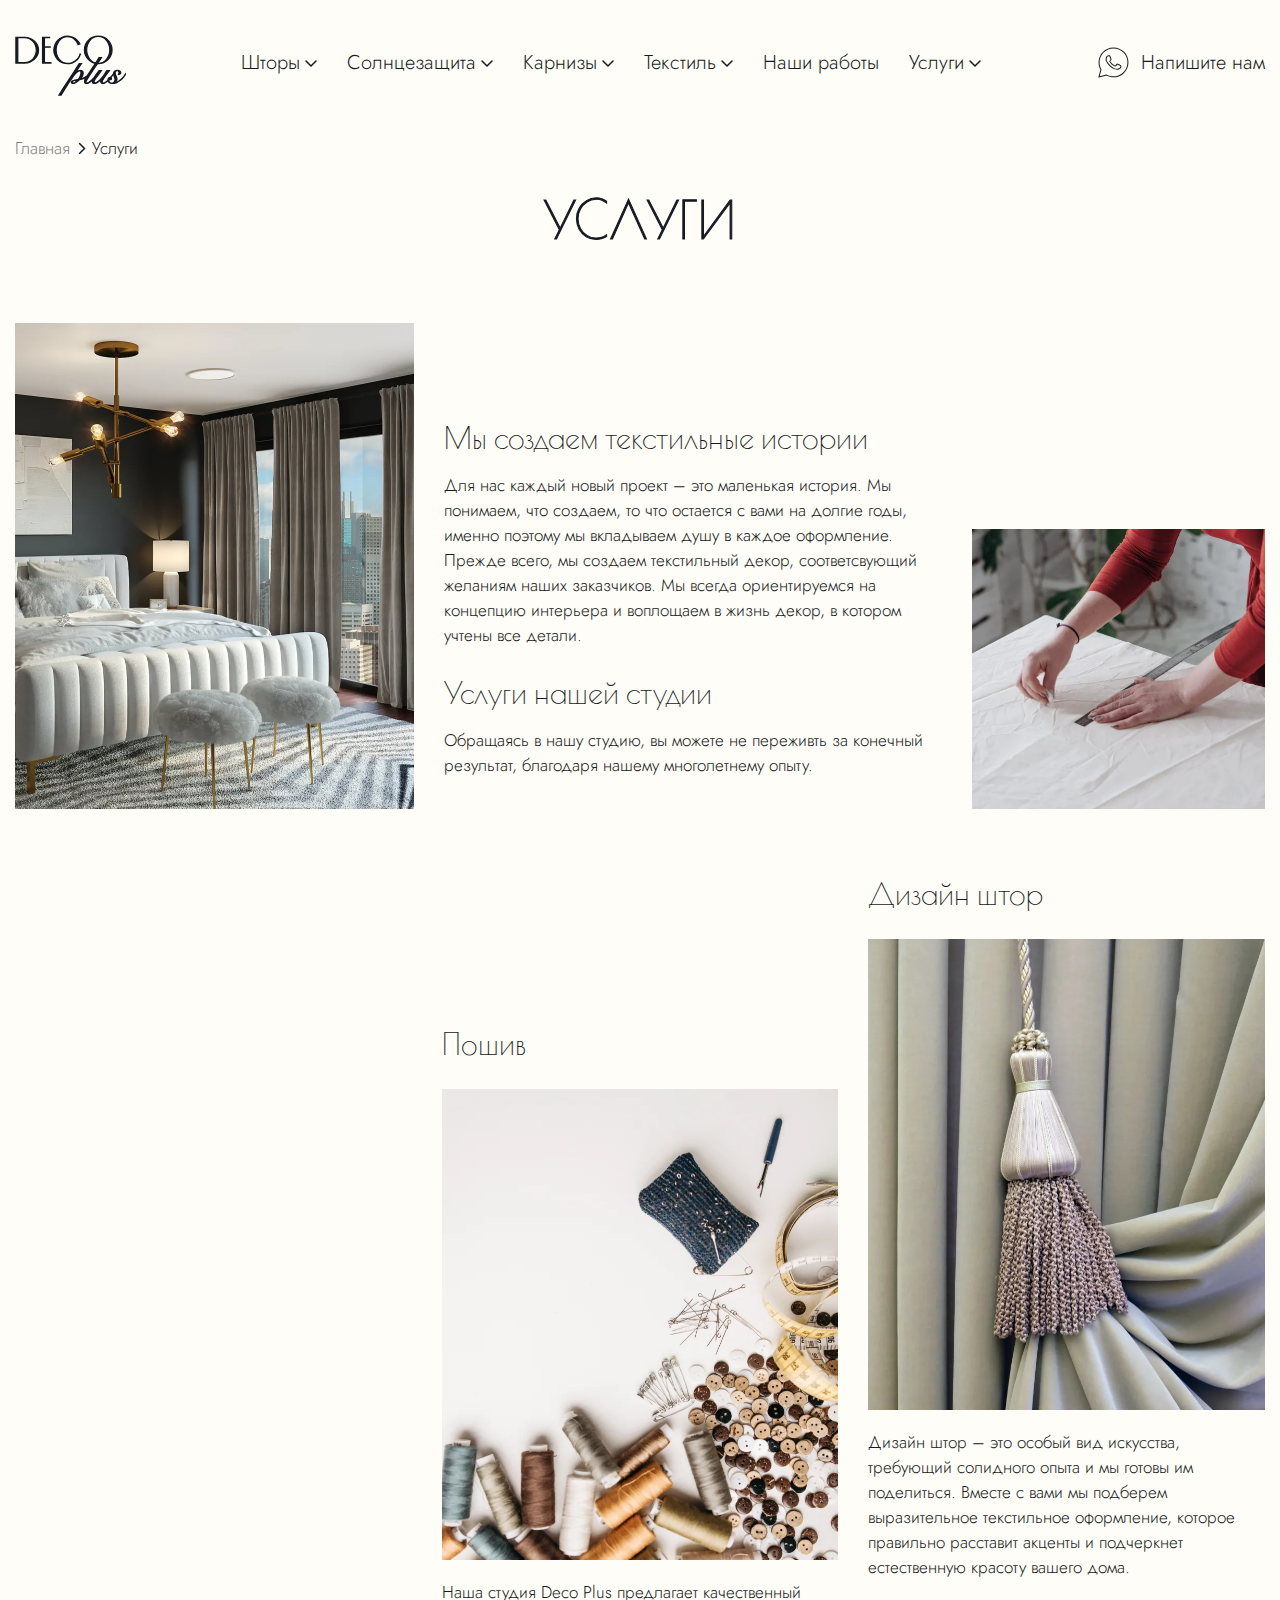
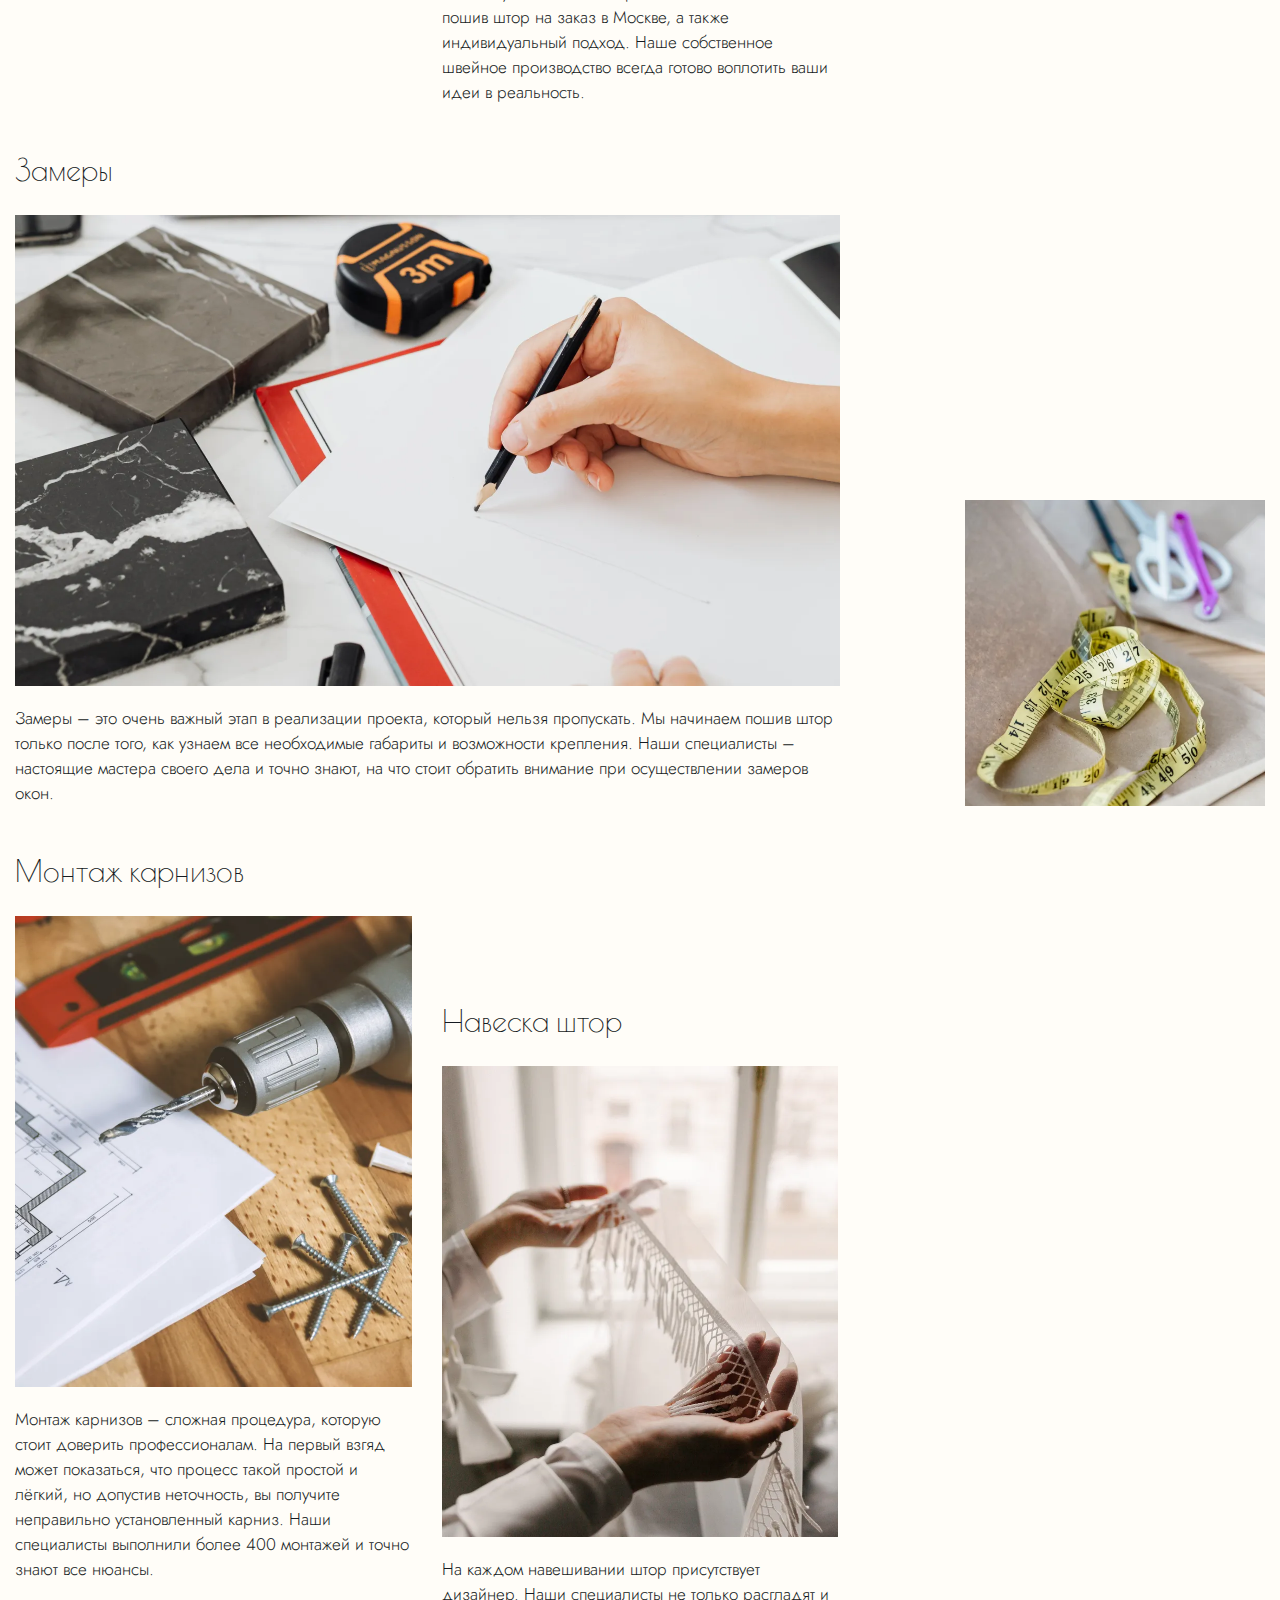
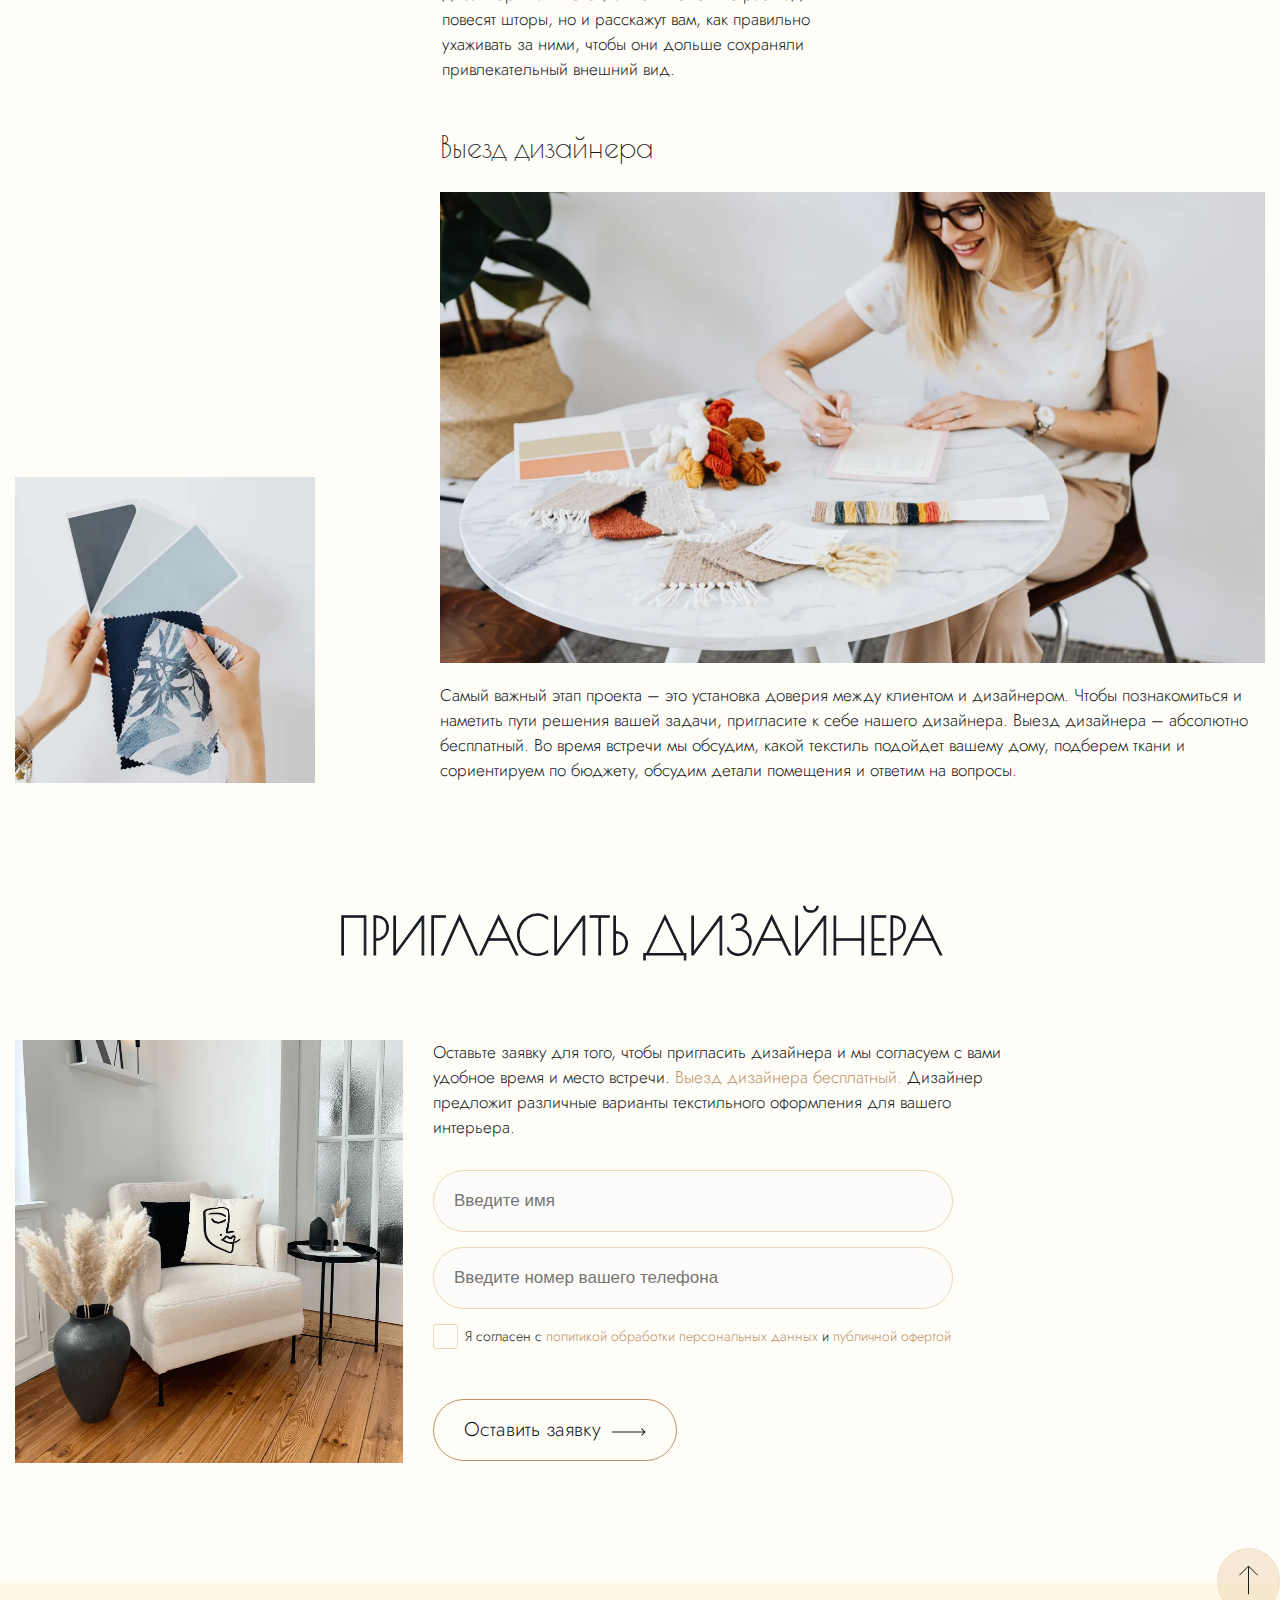
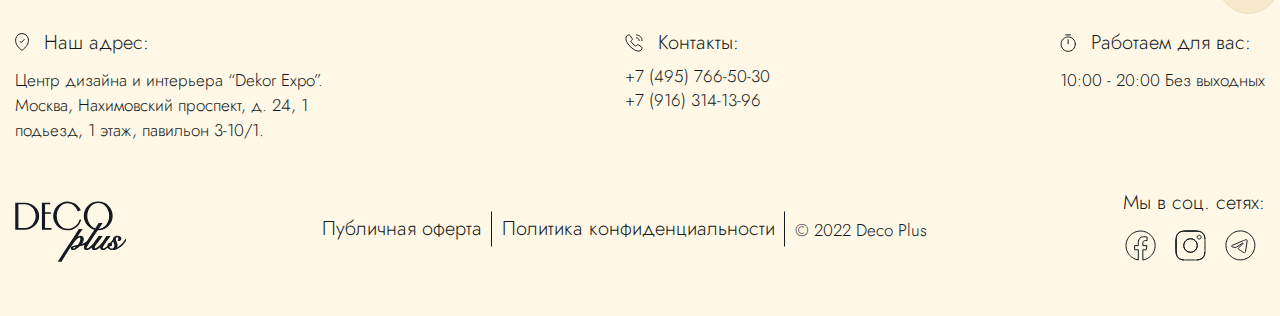
<file: services.html>
<!DOCTYPE html>
<html lang="ru">
  <head>
    <meta charset="UTF-8" />
    <meta http-equiv="X-UA-Compatible" content="IE=edge" />
    <meta name="viewport" content="width=device-width, initial-scale=1.0" />
    <title>Услуги</title>
    <link rel="stylesheet" href="css/style.css" />
    <link rel="icon" href="img/icons/favicon.png" />
    <!-- <script defer src="js/carrousel.js"></script> -->
    <!-- <script defer src="https://unpkg.com/swiper@8/swiper-bundle.min.js"></script> -->
    <script defer src="js/popups.js"></script>
    <!-- <script defer src="js/slider.js"></script> -->
    <!-- <script defer src="js/qustion.js"></script> -->
    <script defer src="js/email-secondary.js"></script>
    <script defer src="js/main.js"></script>
  </head>
  <body>
    <div class="wrapper">
      <header class="header">
        <!-- header 3.3 -->
        <div class="header__wrapper">
          <div class="header__burger">
            <span></span>
            <span></span>
            <span></span>
            <span></span>
          </div>
          <div class="header__container">
            <a href="index.html" class="header__logo">
              <img src="img/icons/logo.svg" alt="logo" />
              <img src="img/icons/brownLogo.svg" alt="logo" />
            </a>
            <nav class="header__menu menu">
              <div class="menu__body">
                <div class="menu__images">
                  <img src="img/header/1.png" alt="подушка" />
                  <img src="img/header/2.png" alt="шторы" />
                  <img src="img/header/3.png" alt="шторы" />
                </div>
                <ul class="menu__list">
                  <li class="menu__item">
                    <a href="curtains.html" class="menu__link">Шторы</a>
                    <span>
                      <svg
                        width="12"
                        height="8"
                        viewBox="0 0 12 8"
                        fill="none"
                        xmlns="http://www.w3.org/2000/svg"
                      >
                        <path
                          d="M1.53033 0.46967C1.23744 0.176777 0.762563 0.176777 0.46967 0.46967C0.176777 0.762563 0.176777 1.23744 0.46967 1.53033L1.53033 0.46967ZM6 6L5.46967 6.53033L6 7.06066L6.53033 6.53033L6 6ZM11.5303 1.53033C11.8232 1.23744 11.8232 0.762563 11.5303 0.46967C11.2374 0.176777 10.7626 0.176777 10.4697 0.46967L11.5303 1.53033ZM0.46967 1.53033L5.46967 6.53033L6.53033 5.46967L1.53033 0.46967L0.46967 1.53033ZM6.53033 6.53033L11.5303 1.53033L10.4697 0.46967L5.46967 5.46967L6.53033 6.53033Z"
                          fill="#151A21"
                        />
                      </svg>
                    </span>
                    <ul class="sub-menu__list">
                      <li>
                        <a href="curtains.html" class="sub-menu__link">Тюль</a>
                      </li>
                      <li>
                        <a href="curtains.html" class="sub-menu__link">Римские</a>
                      </li>
                      <li>
                        <a href="curtains.html" class="sub-menu__link">Портьеры</a>
                      </li>
                      <li>
                        <a href="curtains.html" class="sub-menu__link">На кулиске</a>
                      </li>
                      <li>
                        <a href="curtains.html" class="sub-menu__link">На бретелях</a>
                      </li>
                      <li>
                        <a href="curtains.html" class="sub-menu__link">На люверсах</a>
                      </li>
                      <li>
                        <a href="curtains.html" class="sub-menu__link">Лондонские</a>
                      </li>
                      <li>
                        <a href="curtains.html" class="sub-menu__link">Австрийские</a>
                      </li>
                      <li>
                        <a href="curtains.html" class="sub-menu__link">Французские</a>
                      </li>
                      <li>
                        <a href="curtains.html" class="sub-menu__link">Ламбрекены</a>
                      </li>
                      <li>
                        <a href="curtains.html" class="sub-menu__link">Японсике панели</a>
                      </li>
                    </ul>
                  </li>
                  <li class="menu__item">
                    <a href="defense.html" class="menu__link">Солнцезащита</a>
                    <span>
                      <svg
                        width="12"
                        height="8"
                        viewBox="0 0 12 8"
                        fill="none"
                        xmlns="http://www.w3.org/2000/svg"
                      >
                        <path
                          d="M1.53033 0.46967C1.23744 0.176777 0.762563 0.176777 0.46967 0.46967C0.176777 0.762563 0.176777 1.23744 0.46967 1.53033L1.53033 0.46967ZM6 6L5.46967 6.53033L6 7.06066L6.53033 6.53033L6 6ZM11.5303 1.53033C11.8232 1.23744 11.8232 0.762563 11.5303 0.46967C11.2374 0.176777 10.7626 0.176777 10.4697 0.46967L11.5303 1.53033ZM0.46967 1.53033L5.46967 6.53033L6.53033 5.46967L1.53033 0.46967L0.46967 1.53033ZM6.53033 6.53033L11.5303 1.53033L10.4697 0.46967L5.46967 5.46967L6.53033 6.53033Z"
                          fill="#151A21"
                        />
                      </svg>
                    </span>
                    <ul class="sub-menu__list">
                      <li>
                        <a href="defense.html" class="sub-menu__link">Рулонные шторы</a>
                      </li>
                      <li>
                        <a href="defense.html" class="sub-menu__link">Шторы-плиссе</a>
                      </li>
                      <li>
                        <a href="defense.html" class="sub-menu__link">Жалюзи</a>
                      </li>
                    </ul>
                  </li>
                  <li class="menu__item">
                    <a href="curtain.html" class="menu__link">Карнизы</a>
                    <span>
                      <svg
                        width="12"
                        height="8"
                        viewBox="0 0 12 8"
                        fill="none"
                        xmlns="http://www.w3.org/2000/svg"
                      >
                        <path
                          d="M1.53033 0.46967C1.23744 0.176777 0.762563 0.176777 0.46967 0.46967C0.176777 0.762563 0.176777 1.23744 0.46967 1.53033L1.53033 0.46967ZM6 6L5.46967 6.53033L6 7.06066L6.53033 6.53033L6 6ZM11.5303 1.53033C11.8232 1.23744 11.8232 0.762563 11.5303 0.46967C11.2374 0.176777 10.7626 0.176777 10.4697 0.46967L11.5303 1.53033ZM0.46967 1.53033L5.46967 6.53033L6.53033 5.46967L1.53033 0.46967L0.46967 1.53033ZM6.53033 6.53033L11.5303 1.53033L10.4697 0.46967L5.46967 5.46967L6.53033 6.53033Z"
                          fill="#151A21"
                        />
                      </svg>
                    </span>
                    <ul class="sub-menu__list">
                      <li>
                        <a href="curtain.html" class="sub-menu__link">Профильные</a>
                      </li>
                      <li>
                        <a href="curtain.html" class="sub-menu__link">Декоративные</a>
                      </li>
                      <li>
                        <a href="curtain.html" class="sub-menu__link">Электро-карнизы</a>
                      </li>
                    </ul>
                  </li>
                  <li class="menu__item">
                    <a href="textile.html" class="menu__link">Текстиль</a>
                    <span>
                      <svg
                        width="12"
                        height="8"
                        viewBox="0 0 12 8"
                        fill="none"
                        xmlns="http://www.w3.org/2000/svg"
                      >
                        <path
                          d="M1.53033 0.46967C1.23744 0.176777 0.762563 0.176777 0.46967 0.46967C0.176777 0.762563 0.176777 1.23744 0.46967 1.53033L1.53033 0.46967ZM6 6L5.46967 6.53033L6 7.06066L6.53033 6.53033L6 6ZM11.5303 1.53033C11.8232 1.23744 11.8232 0.762563 11.5303 0.46967C11.2374 0.176777 10.7626 0.176777 10.4697 0.46967L11.5303 1.53033ZM0.46967 1.53033L5.46967 6.53033L6.53033 5.46967L1.53033 0.46967L0.46967 1.53033ZM6.53033 6.53033L11.5303 1.53033L10.4697 0.46967L5.46967 5.46967L6.53033 6.53033Z"
                          fill="#151A21"
                        />
                      </svg>
                    </span>
                    <ul class="sub-menu__list sub-menu__list_big">
                      <li>
                        <a href="textile.html" class="sub-menu__link">Покрывала</a>
                      </li>
                      <li>
                        <a href="textile.html" class="sub-menu__link">Декоративные подушки</a>
                      </li>
                      <li>
                        <a href="textile.html" class="sub-menu__link">Чехлы на диванные подушки</a>
                      </li>
                      <li>
                        <a href="textile.html" class="sub-menu__link">Скатерти</a>
                      </li>
                    </ul>
                  </li>
                  <li class="menu__item">
                    <a href="work.html" class="menu__link">Наши работы</a>
                  </li>
                  <li class="menu__item">
                    <a href="services.html" class="menu__link">Услуги</a>
                    <span>
                      <svg
                        width="12"
                        height="8"
                        viewBox="0 0 12 8"
                        fill="none"
                        xmlns="http://www.w3.org/2000/svg"
                      >
                        <path
                          d="M1.53033 0.46967C1.23744 0.176777 0.762563 0.176777 0.46967 0.46967C0.176777 0.762563 0.176777 1.23744 0.46967 1.53033L1.53033 0.46967ZM6 6L5.46967 6.53033L6 7.06066L6.53033 6.53033L6 6ZM11.5303 1.53033C11.8232 1.23744 11.8232 0.762563 11.5303 0.46967C11.2374 0.176777 10.7626 0.176777 10.4697 0.46967L11.5303 1.53033ZM0.46967 1.53033L5.46967 6.53033L6.53033 5.46967L1.53033 0.46967L0.46967 1.53033ZM6.53033 6.53033L11.5303 1.53033L10.4697 0.46967L5.46967 5.46967L6.53033 6.53033Z"
                          fill="#151A21"
                        />
                      </svg>
                    </span>
                    <ul class="sub-menu__list sub-menu__list_midle">
                      <li>
                        <a href="services.html" class="sub-menu__link">Дизайн штор</a>
                      </li>
                      <li>
                        <a href="services.html" class="sub-menu__link">Пошив</a>
                      </li>
                      <li>
                        <a href="services.html" class="sub-menu__link">Замеры</a>
                      </li>
                      <li>
                        <a href="services.html" class="sub-menu__link">Монтаж карнизов</a>
                      </li>
                      <li>
                        <a href="services.html" class="sub-menu__link">Навеска штор</a>
                      </li>
                      <li>
                        <a href="services.html" class="sub-menu__link">Выезд дизайнера</a>
                      </li>
                    </ul>
                  </li>
                </ul>
              </div>
            </nav>
            <a href="" class="header__whatsapp">
              <svg
                width="35"
                height="35"
                viewBox="0 0 35 35"
                fill="none"
                xmlns="http://www.w3.org/2000/svg"
              >
                <path
                  d="M2.91797 32.0827L2.43588 31.9501C2.38846 32.1224 2.43667 32.307 2.56233 32.4341C2.68798 32.5613 2.87196 32.6117 3.04488 32.5663L2.91797 32.0827ZM4.97644 24.6002L5.45853 24.7328C5.49397 24.604 5.47637 24.4663 5.40966 24.3505L4.97644 24.6002ZM3.05066 17.3822L3.55066 17.3828L3.55066 17.3812L3.05066 17.3822ZM27.7187 7.15014L27.3651 7.50364L27.366 7.50461L27.7187 7.15014ZM31.9528 17.3822L31.4528 17.3805V17.3822H31.9528ZM10.5918 30.069L10.8321 29.6306C10.72 29.5691 10.5886 29.5529 10.4649 29.5854L10.5918 30.069ZM13.885 11.3257L13.4271 11.5265L13.429 11.5308L13.885 11.3257ZM13.0768 10.7079L13.0436 11.2068C13.0547 11.2075 13.0657 11.2079 13.0768 11.2079V10.7079ZM11.4009 11.149L11.7684 11.4881L11.7692 11.4872L11.4009 11.149ZM11.6068 17.8966L12.0073 17.5973L12.0066 17.5963L11.6068 17.8966ZM17.7813 23.3508L17.5972 23.8156L17.5979 23.8159L17.7813 23.3508ZM22.118 24.2469L22.0629 23.7499L22.0623 23.75L22.118 24.2469ZM24.5582 22.527L25.0284 22.6971L25.03 22.6926L24.5582 22.527ZM24.7641 20.8072L25.1935 20.5511L25.1928 20.55L24.7641 20.8072ZM24.0731 20.3807L24.3116 19.9412C24.304 19.9371 24.2964 19.9332 24.2886 19.9295L24.0731 20.3807ZM21.6036 19.2045L21.7686 18.7325L21.7671 18.732L21.6036 19.2045ZM20.7945 19.3812L20.3786 19.1035L20.3732 19.1118L20.7945 19.3812ZM19.6485 20.7926L19.2831 20.4513C19.2797 20.4549 19.2763 20.4587 19.273 20.4624L19.6485 20.7926ZM18.8687 20.8804L19.0924 20.4332L19.0847 20.4295L18.8687 20.8804ZM15.9581 19.0874L16.2912 18.7145L16.2907 18.714L15.9581 19.0874ZM13.9436 16.5886L13.5068 16.832C13.511 16.8394 13.5153 16.8467 13.5197 16.8539L13.9436 16.5886ZM14.1056 15.8527L14.4448 16.2201C14.4493 16.2159 14.4538 16.2116 14.4582 16.2072L14.1056 15.8527ZM14.6501 15.2212L15.0296 15.5467L15.0311 15.545L14.6501 15.2212ZM15.0172 14.618L15.4527 14.8637C15.4569 14.8562 15.4609 14.8486 15.4647 14.841L15.0172 14.618ZM14.9879 13.9864L15.4351 13.7628C15.4323 13.7572 15.4294 13.7517 15.4264 13.7462L14.9879 13.9864ZM3.40006 32.2153L5.45853 24.7328L4.49435 24.4675L2.43588 31.9501L3.40006 32.2153ZM5.40966 24.3505C4.18871 22.2316 3.54753 19.8284 3.55066 17.3828L2.55066 17.3815C2.5473 20.0028 3.23455 22.5786 4.54321 24.8498L5.40966 24.3505ZM3.55066 17.3812C3.53652 9.6748 9.79534 3.41602 17.4867 3.41602V2.41602C9.24271 2.41602 2.53551 9.12326 2.55066 17.3831L3.55066 17.3812ZM17.4867 3.41602C21.2215 3.41602 24.7252 4.8629 27.3651 7.50363L28.0723 6.79664C25.2442 3.96766 21.4859 2.41602 17.4867 2.41602V3.41602ZM27.366 7.50461C28.6667 8.79854 29.6977 10.3377 30.3992 12.033L31.3232 11.6506C30.5711 9.8331 29.4658 8.18291 28.0713 6.79567L27.366 7.50461ZM30.3992 12.033C31.1007 13.7282 31.4588 15.5459 31.4528 17.3805L32.4528 17.3838C32.4593 15.4168 32.0753 13.4681 31.3232 11.6506L30.3992 12.033ZM31.4528 17.3822C31.4528 25.0736 25.1937 31.3328 17.5013 31.3328V32.3328C25.7459 32.3328 32.4528 25.626 32.4528 17.3822H31.4528ZM17.5013 31.3328C15.1592 31.3328 12.875 30.7505 10.8321 29.6306L10.3514 30.5075C12.5427 31.7088 14.9924 32.3328 17.5013 32.3328V31.3328ZM10.4649 29.5854L2.79106 31.5991L3.04488 32.5663L10.7187 30.5526L10.4649 29.5854ZM14.3429 11.1248C14.1857 10.7666 13.9875 10.508 13.7242 10.3569C13.4621 10.2065 13.2069 10.2079 13.0768 10.2079V11.2079C13.1965 11.2079 13.2131 11.2166 13.2265 11.2242C13.2388 11.2313 13.3197 11.2816 13.4271 11.5265L14.3429 11.1248ZM13.1099 10.209C12.8697 10.193 12.6163 10.1932 12.3702 10.1932V11.1932C12.6239 11.1932 12.8427 11.1934 13.0436 11.2068L13.1099 10.209ZM12.3702 10.1932C12.0226 10.1932 11.4817 10.3216 11.0325 10.8109L11.7692 11.4872C11.9955 11.2406 12.2491 11.1932 12.3702 11.1932V10.1932ZM11.0334 10.81C10.6901 11.182 9.63683 12.1757 9.63683 14.1622H10.6368C10.6368 12.5919 11.4343 11.8501 11.7684 11.4881L11.0334 10.81ZM9.63683 14.1622C9.63683 15.1641 9.99795 16.1207 10.3595 16.8344C10.7247 17.5551 11.1127 18.0713 11.207 18.1968L12.0066 17.5963C11.9242 17.4866 11.5773 17.0252 11.2516 16.3824C10.9224 15.7326 10.6368 14.9396 10.6368 14.1622H9.63683ZM11.2063 18.1959C11.2054 18.1946 11.2081 18.1984 11.2174 18.2119C11.2258 18.2241 11.2365 18.2399 11.2503 18.2603C11.2773 18.3004 11.3141 18.3551 11.3588 18.4206C11.4486 18.5522 11.5715 18.729 11.7257 18.9391C12.0339 19.3589 12.4674 19.9119 13.014 20.5047C14.102 21.6849 15.6617 23.0489 17.5972 23.8156L17.9655 22.8859C14.4527 21.4943 12.2209 17.883 12.0073 17.5973L11.2063 18.1959ZM17.5979 23.8159C19.1419 24.4247 20.104 24.6839 20.7818 24.7743C21.4771 24.867 21.872 24.7776 22.1736 24.7438L22.0623 23.75C21.7022 23.7903 21.4573 23.8555 20.914 23.783C20.3532 23.7082 19.4778 23.4823 17.9647 22.8856L17.5979 23.8159ZM22.1731 24.7438C22.6124 24.6952 23.221 24.4339 23.7406 24.1C24.2524 23.7711 24.8161 23.284 25.0284 22.6971L24.088 22.357C23.9918 22.6231 23.6659 22.9593 23.1999 23.2588C22.7417 23.5532 22.2845 23.7254 22.0629 23.7499L22.1731 24.7438ZM25.03 22.6926C25.1914 22.2324 25.2734 21.7976 25.3025 21.4501C25.3171 21.2768 25.3191 21.1176 25.3089 20.9826C25.3038 20.9153 25.2952 20.847 25.281 20.7822C25.2685 20.7251 25.2447 20.637 25.1935 20.5511L24.3347 21.0633C24.3054 21.0143 24.3009 20.9814 24.3041 20.9959C24.3056 21.0027 24.3091 21.0226 24.3117 21.058C24.3171 21.1284 24.3172 21.2329 24.306 21.3665C24.2837 21.6327 24.2188 21.9841 24.0864 22.3615L25.03 22.6926ZM25.1928 20.55C25.0724 20.3492 24.8746 20.236 24.7578 20.1721C24.6897 20.1348 24.6135 20.0967 24.5423 20.0609C24.4683 20.0236 24.3924 19.9851 24.3116 19.9412L23.8345 20.8201C23.9299 20.8719 24.0175 20.9162 24.0924 20.9539C24.1701 20.9931 24.2282 21.0222 24.2778 21.0494C24.3276 21.0766 24.3521 21.093 24.3633 21.1016C24.3738 21.1097 24.3557 21.0984 24.3354 21.0644L25.1928 20.55ZM24.2886 19.9295C24.1052 19.8419 23.5834 19.5828 23.0457 19.3213C22.5338 19.0724 21.9727 18.8039 21.7686 18.7325L21.4386 19.6765C21.5722 19.7232 22.0619 19.9549 22.6084 20.2206C23.1289 20.4738 23.673 20.7437 23.8575 20.8318L24.2886 19.9295ZM21.7671 18.732C21.6159 18.6797 21.3654 18.5904 21.1041 18.6199C20.7846 18.656 20.5507 18.8458 20.3786 19.1036L21.2104 19.6588C21.2453 19.6064 21.2633 19.5953 21.259 19.5982C21.2498 19.6047 21.2324 19.6118 21.2164 19.6136C21.2071 19.6146 21.2161 19.6116 21.2579 19.621C21.3013 19.6307 21.3562 19.648 21.4401 19.677L21.7671 18.732ZM20.3732 19.1118C20.1638 19.4395 19.4988 20.2203 19.2831 20.4513L20.0139 21.1339C20.2377 20.8943 20.9548 20.0587 21.2158 19.6505L20.3732 19.1118ZM19.273 20.4624C19.2598 20.4774 19.2497 20.4872 19.2426 20.4933C19.2356 20.4994 19.2321 20.5015 19.2322 20.5014C19.2348 20.4999 19.2442 20.4956 19.2553 20.4943C19.2642 20.4933 19.2589 20.496 19.232 20.4893C19.2037 20.4822 19.1587 20.4664 19.0923 20.4332L18.6451 21.3277C18.8587 21.4344 19.1064 21.5187 19.3718 21.4875C19.6565 21.4542 19.8677 21.3005 20.024 21.1227L19.273 20.4624ZM19.0847 20.4295C18.6811 20.2362 17.6061 19.8892 16.2912 18.7145L15.625 19.4602C17.0743 20.755 18.3223 21.1731 18.6528 21.3314L19.0847 20.4295ZM16.2907 18.714C15.2772 17.8111 14.5904 16.6796 14.3674 16.3233L13.5197 16.8539C13.7379 17.2024 14.4918 18.4507 15.6255 19.4607L16.2907 18.714ZM14.3803 16.3452C14.3523 16.295 14.3508 16.2747 14.3513 16.2791C14.3524 16.2875 14.3515 16.3042 14.3457 16.3201C14.3415 16.3317 14.3395 16.329 14.3558 16.3094C14.3734 16.2881 14.3995 16.2619 14.4448 16.2201L13.7664 15.4854C13.6759 15.5689 13.4948 15.7344 13.4061 15.9778C13.3026 16.2621 13.3521 16.5543 13.5068 16.832L14.3803 16.3452ZM14.4582 16.2072C14.638 16.0283 14.8812 15.7198 15.0296 15.5467L14.2706 14.8956C14.0658 15.1344 13.8971 15.3549 13.753 15.4983L14.4582 16.2072ZM15.0311 15.545C15.2481 15.2896 15.355 15.0369 15.4527 14.8637L14.5817 14.3723C14.414 14.6696 14.4037 14.7391 14.2691 14.8973L15.0311 15.545ZM15.4647 14.841C15.6823 14.4041 15.5558 14.0043 15.4351 13.7628L14.5407 14.21C14.5683 14.2653 14.5793 14.3046 14.5821 14.3312C14.5841 14.3513 14.5826 14.3691 14.5696 14.3951L15.4647 14.841ZM15.4264 13.7462C15.4294 13.7517 15.4188 13.7306 15.3881 13.6587C15.3616 13.5966 15.3272 13.5138 15.2864 13.4141C15.2047 13.2148 15.1007 12.9566 14.9883 12.6782C14.7656 12.1269 14.5079 11.4916 14.341 11.1206L13.429 11.5308C13.5861 11.88 13.8354 12.4942 14.061 13.0527C14.1727 13.3292 14.2781 13.5909 14.361 13.7932C14.4361 13.9764 14.5098 14.1544 14.5494 14.2267L15.4264 13.7462Z"
                  fill="#151A21"
                />
              </svg>
              <p>Напишите нам</p>
            </a>
          </div>
        </div>
      </header>

      <main class="main">
        <section class="servise">
          <div class="servise__container">
            <div class="public__navation navigation">
              <a href="index.html" class="navigation__item">Главная</a>
              <div class="navigation__arrow">
                <svg
                  width="12"
                  height="8"
                  viewBox="0 0 12 8"
                  fill="none"
                  xmlns="http://www.w3.org/2000/svg"
                >
                  <path
                    d="M1.53033 0.46967C1.23744 0.176777 0.762563 0.176777 0.46967 0.46967C0.176777 0.762563 0.176777 1.23744 0.46967 1.53033L1.53033 0.46967ZM6 6L5.46967 6.53033L6 7.06066L6.53033 6.53033L6 6ZM11.5303 1.53033C11.8232 1.23744 11.8232 0.762563 11.5303 0.46967C11.2374 0.176777 10.7626 0.176777 10.4697 0.46967L11.5303 1.53033ZM0.46967 1.53033L5.46967 6.53033L6.53033 5.46967L1.53033 0.46967L0.46967 1.53033ZM6.53033 6.53033L11.5303 1.53033L10.4697 0.46967L5.46967 5.46967L6.53033 6.53033Z"
                    fill="#151A21"
                  />
                </svg>
              </div>
              <div class="navigation__item active">Услуги</div>
            </div>
            <h2 class="servise__title _title">Услуги</h2>
            <div class="servise__head head-servise">
              <div class="head-servise__right">
                <div class="head-servise__bigimg">
                  <img src="img/servise/1.webp" alt="шторы" />
                </div>
              </div>
              <div class="head-servise__center">
                <div class="head-servise__item">
                  <div class="head-servise__name _name">Мы создаем текстильные истории</div>
                  <div class="head-servise__text _text">
                    Для нас каждый новый проект – это маленькая история. Мы понимаем, что создаем,
                    то что остается с вами на долгие годы, именно поэтому мы вкладываем душу в
                    каждое оформление. Прежде всего, мы создаем текстильный декор, соответсвующий
                    желаниям наших заказчиков. Мы всегда ориентируемся на концепцию интерьера и
                    воплощаем в жизнь декор, в котором учтены все детали.
                  </div>
                </div>
                <div class="head-servise__item">
                  <div class="head-servise__name _name">Услуги нашей студии</div>
                  <div class="head-servise__text _text">
                    Обращаясь в нашу студию, вы можете не переживть за конечный результат, благодаря
                    нашему многолетнему опыту.
                  </div>
                </div>
              </div>
              <div class="head-servise__left">
                <div class="head-servise__smallimg">
                  <img src="img/servise/2.webp" alt="шторы" />
                </div>
              </div>
            </div>
            <div class="servise__subhead subhead-servise">
              <div class="subhead-servise__item"></div>
              <div class="subhead-servise__item">
                <div class="subhead-servise__title _name">Пошив</div>
                <div class="subhead-servise__img">
                  <img src="img/servise/3.webp" alt="шторы" />
                </div>
                <div class="subhead-servise__text _text">
                  Наша студия Deco Plus предлагает качественный пошив штор на заказ в Москве, а
                  также индивидуальный подход. Наше собственное швейное производство всегда готово
                  воплотить ваши идеи в реальность.
                </div>
              </div>
              <div class="subhead-servise__item">
                <div class="subhead-servise__title _name">Дизайн штор</div>
                <div class="subhead-servise__img">
                  <img src="img/servise/4.webp" alt="шторы" />
                </div>
                <div class="subhead-servise__text _text">
                  Дизайн штор – это особый вид искусства, требующий солидного опыта и мы готовы им
                  поделиться. Вместе с вами мы подберем выразительное текстильное оформление,
                  которое правильно расставит акценты и подчеркнет естественную красоту вашего дома.
                </div>
              </div>
            </div>
            <div class="servise__center center-servise">
              <div class="center-servise__big">
                <div class="center-servise__title _name">Замеры</div>
                <div class="center-servise__bigimg">
                  <img src="img/servise/5.webp" alt="шторы" />
                </div>
                <div class="center-servise__text _text">
                  Замеры – это очень важный этап в реализации проекта, который нельзя пропускать. Мы
                  начинаем пошив штор только после того, как узнаем все необходимые габариты и
                  возможности крепления. Наши специалисты – настоящие мастера своего дела и точно
                  знают, на что стоит обратить внимание при осуществлении замеров окон.
                </div>
              </div>
              <div class="center-servise__small">
                <div class="center-servise__smallimg">
                  <img src="img/servise/6.webp" alt="шторы" />
                </div>
              </div>
            </div>
            <div class="servise__subhead subhead-servise subhead-servise_left">
              <div class="subhead-servise__item">
                <div class="subhead-servise__title _name">Монтаж карнизов</div>
                <div class="subhead-servise__img">
                  <img src="img/servise/7.webp" alt="шторы" />
                </div>
                <div class="subhead-servise__text _text">
                  Монтаж карнизов – сложная процедура, которую стоит доверить профессионалам. На
                  первый взгяд может показаться, что процесс такой простой и лёгкий, но допустив
                  неточность, вы получите неправильно установленный карниз. Наши специалисты
                  выполнили более 400 монтажей и точно знают все нюансы.
                </div>
              </div>
              <div class="subhead-servise__item">
                <div class="subhead-servise__title _name">Навеска штор</div>
                <div class="subhead-servise__img">
                  <img src="img/servise/8.webp" alt="шторы" />
                </div>
                <div class="subhead-servise__text _text">
                  На каждом навешивании штор присутствует дизайнер. Наши специалисты не только
                  расгладят и повесят шторы, но и расскажут вам, как правильно ухаживать за ними,
                  чтобы они дольше сохраняли привлекательный внешний вид.
                </div>
              </div>
              <div class="subhead-servise__item"></div>
            </div>
            <div class="servise__center center-servise center-servise__left">
              <div class="center-servise__small">
                <div class="center-servise__smallimg">
                  <img src="img/servise/9.webp" alt="шторы" />
                </div>
              </div>
              <div class="center-servise__big">
                <div class="center-servise__title _name">Выезд дизайнера</div>
                <div class="center-servise__bigimg">
                  <img src="img/servise/10.webp" alt="шторы" />
                </div>
                <div class="center-servise__text _text">
                  Самый важный этап проекта – это установка доверия между клиентом и дизайнером.
                  Чтобы познакомиться и наметить пути решения вашей задачи, пригласите к себе нашего
                  дизайнера. Выезд дизайнера – абсолютно бесплатный. Во время встречи мы обсудим,
                  какой текстиль подойдет вашему дому, подберем ткани и сориентируем по бюджету,
                  обсудим детали помещения и ответим на вопросы.
                </div>
              </div>
            </div>
          </div>
        </section>
        <section class="invite">
          <div class="invite__container">
            <h2 class="invite__title _title">Пригласить дизайнера</h2>
            <div class="invite__body pattern">
              <div class="pattern__left">
                <div class="pattern__img">
                  <img src="img/pattern/pattern.webp" alt="шторы" />
                </div>
              </div>
              <div class="pattern__right">
                <div class="pattern__text _text">
                  Оставьте заявку для того, чтобы пригласить дизайнера и мы согласуем с вами удобное
                  время и место встречи. <span>Выезд дизайнера бесплатный.</span> Дизайнер предложит
                  различные варианты текстильного оформления для вашего интерьера.
                </div>
                <form class="request-popup__form">
                  <div class="request-popup__item _item-input">
                    <input
                      class="request-popup__input _input name-input"
                      type="text"
                      placeholder="Введите имя"
                    />
                    <div class="request-popup__placeholder _placeholder">Введите имя</div>
                  </div>
                  <div class="request-popup__item _item-input">
                    <input
                      class="request-popup__input _input number-input"
                      type="tel"
                      placeholder="Введите номер вашего телефона"
                      data-tel-input
                    />
                    <div class="request-popup__placeholder _placeholder">
                      Введите номер вашего телефона
                    </div>
                  </div>
                  <label class="request-popup__check _label-wallet">
                    <input class="_checkbox-wallet" type="checkbox" />
                    <span class="_fake-wallet"></span>
                    <span class="_wallet-chectext"
                      >Я согласен с
                      <a target="_blank" href="conditi.html" class="_link"
                        >политикой обработки персональных данных</a
                      >
                      и
                      <a target="_blank" href="public.html" class="_link"
                        >публичной офертой</a
                      ></span
                    >
                    <div class="request-popup__error _error-form">
                      Пожалуйста введите имя и номер телефона
                    </div>
                  </label>
                  <div class="pattern__btns">
                    <div class="_btn btn-form">
                      Оставить заявку
                      <svg
                        width="34"
                        height="8"
                        viewBox="0 0 34 8"
                        fill="none"
                        xmlns="http://www.w3.org/2000/svg"
                      >
                        <path
                          d="M33.3536 4.35355C33.5488 4.15829 33.5488 3.84171 33.3536 3.64645L30.1716 0.464466C29.9763 0.269204 29.6597 0.269204 29.4645 0.464466C29.2692 0.659728 29.2692 0.976311 29.4645 1.17157L32.2929 4L29.4645 6.82843C29.2692 7.02369 29.2692 7.34027 29.4645 7.53553C29.6597 7.7308 29.9763 7.7308 30.1716 7.53553L33.3536 4.35355ZM0 4.5H33V3.5H0V4.5Z"
                          fill="#151A21"
                        />
                      </svg>
                    </div>
                    <a href="#popup-thanks" class="popup-link popup-thanks-fake"></a>
                  </div>
                </form>
              </div>
            </div>
          </div>
        </section>
      </main>
      <footer class="footer">
        <!-- footer 3.3 -->
        <div class="footer__container footer_dc">
          <div class="footer__up">
            <svg
              width="35"
              height="35"
              viewBox="0 0 35 35"
              fill="none"
              xmlns="http://www.w3.org/2000/svg"
            >
              <path
                d="M26.3516 12.957L17.4995 4.10495L8.6474 12.957"
                stroke="#151A21"
                stroke-miterlimit="10"
                stroke-linecap="round"
                stroke-linejoin="round"
              />
              <path
                d="M17.5 31.8965V4.89648"
                stroke="#151A21"
                stroke-miterlimit="10"
                stroke-linecap="round"
                stroke-linejoin="round"
              />
            </svg>
          </div>
          <div class="footer__head">
            <div class="footer__item">
              <div class="footer__title">
                <svg
                  width="14"
                  height="19"
                  viewBox="0 0 14 19"
                  fill="none"
                  xmlns="http://www.w3.org/2000/svg"
                >
                  <path
                    d="M0.740876 5.66299C2.21219 -1.11945 11.7944 -1.11161 13.2583 5.67083C14.1172 9.64944 11.7571 13.0172 9.68829 15.1005C8.93799 15.8598 6.9998 17.4187 6.9998 17.4187C6.9998 17.4187 5.05804 15.8604 4.30341 15.1005C2.24207 13.0172 -0.118016 9.64161 0.740876 5.66299Z"
                    stroke="#151A21"
                  />
                  <path
                    d="M5.04004 8.37507L6.19064 9.56808L9.25891 6.38672"
                    stroke="#151A21"
                    stroke-linecap="round"
                    stroke-linejoin="round"
                  />
                </svg>
                <p>Наш адрес:</p>
              </div>
              <div class="footer__paragraph">
                Центр дизайна и интерьера “Dekor Expo”. Москва, Нахимовский проспект, д. 24, 1
                подьезд, 1 этаж, павильон 3-10/1.
              </div>
            </div>
            <div class="footer__item">
              <div class="footer__title">
                <svg
                  width="18"
                  height="18"
                  viewBox="0 0 18 18"
                  fill="none"
                  xmlns="http://www.w3.org/2000/svg"
                >
                  <path
                    d="M17.0761 14.1277C17.0761 14.4193 17.0113 14.719 16.8736 15.0106C16.7359 15.3022 16.5577 15.5776 16.3228 15.8368C15.9259 16.2742 15.4885 16.5901 14.9944 16.7926C14.5084 16.9951 13.9819 17.1004 13.4149 17.1004C12.5887 17.1004 11.7058 16.906 10.7743 16.5091C9.84279 16.1122 8.91129 15.5776 7.98789 14.9053C7.05639 14.2249 6.17349 13.4716 5.33109 12.6373C4.49679 11.7949 3.74349 10.912 3.07119 9.98859C2.40699 9.06519 1.87239 8.14179 1.48359 7.22649C1.09479 6.30309 0.900391 5.42019 0.900391 4.57779C0.900391 4.02699 0.997591 3.50049 1.19199 3.01449C1.38639 2.52039 1.69419 2.06679 2.12349 1.66179C2.64189 1.15149 3.20889 0.900391 3.80829 0.900391C4.03509 0.900391 4.26189 0.948991 4.46439 1.04619C4.67499 1.14339 4.86129 1.28919 5.00709 1.49979L6.88629 4.14849C7.03209 4.35099 7.13739 4.53729 7.21029 4.71549C7.28319 4.88559 7.32369 5.05569 7.32369 5.20959C7.32369 5.40399 7.26699 5.59839 7.15359 5.78469C7.04829 5.97099 6.89439 6.16539 6.69999 6.35979L6.08439 6.99969C5.99529 7.08879 5.95479 7.19409 5.95479 7.32369C5.95479 7.38849 5.96289 7.44519 5.97909 7.50999C6.00339 7.57479 6.02769 7.62339 6.04389 7.67199C6.18969 7.93929 6.44079 8.28759 6.79719 8.70879C7.16169 9.12999 7.55049 9.55929 7.97169 9.98859C8.40909 10.4179 8.83029 10.8148 9.25959 11.1793C9.68079 11.5357 10.0291 11.7787 10.3045 11.9245C10.345 11.9407 10.3936 11.965 10.4503 11.9893C10.5151 12.0136 10.5799 12.0217 10.6528 12.0217C10.7905 12.0217 10.8958 11.9731 10.9849 11.884L11.6005 11.2765C11.803 11.074 11.9974 10.9201 12.1837 10.8229C12.37 10.7095 12.5563 10.6528 12.7588 10.6528C12.9127 10.6528 13.0747 10.6852 13.2529 10.7581C13.4311 10.831 13.6174 10.9363 13.8199 11.074L16.501 12.9775C16.7116 13.1233 16.8574 13.2934 16.9465 13.4959C17.0275 13.6984 17.0761 13.9009 17.0761 14.1277Z"
                    stroke="#151A21"
                    stroke-miterlimit="10"
                  />
                  <path
                    d="M14.2647 6.56938C14.2647 6.08337 13.884 5.33818 13.317 4.73068C12.7986 4.17178 12.1101 3.73438 11.4297 3.73438"
                    stroke="#151A21"
                    stroke-linecap="round"
                    stroke-linejoin="round"
                  />
                  <path
                    d="M17.0997 6.57039C17.0997 3.43569 14.5644 0.900391 11.4297 0.900391"
                    stroke="#151A21"
                    stroke-linecap="round"
                    stroke-linejoin="round"
                  />
                </svg>
                <p><a href="contacts.html">Контакты:</a></p>
              </div>
              <div class="footer__phones">
                <a href="tel:+7 (495) 766-50-30" class="footer__phone">+7 (495) 766-50-30</a>
                <a href="tel:+7 (916) 314-13-96" class="footer__phone">+7 (916) 314-13-96</a>
              </div>
            </div>
            <div class="footer__item">
              <div class="footer__title">
                <svg
                  width="16"
                  height="18"
                  viewBox="0 0 16 18"
                  fill="none"
                  xmlns="http://www.w3.org/2000/svg"
                >
                  <path
                    d="M15.3335 10.1258C15.3335 14.1002 12.1478 17.3258 8.22244 17.3258C4.29711 17.3258 1.11133 14.1002 1.11133 10.1258C1.11133 6.15138 4.29711 2.92578 8.22244 2.92578C12.1478 2.92578 15.3335 6.15138 15.3335 10.1258Z"
                    stroke="#151A21"
                    stroke-linecap="round"
                    stroke-linejoin="round"
                  />
                  <path
                    d="M8.11133 5.75977V9.80977"
                    stroke="#151A21"
                    stroke-linecap="round"
                    stroke-linejoin="round"
                  />
                  <path
                    d="M5.71191 0.900391H10.5119"
                    stroke="#151A21"
                    stroke-miterlimit="10"
                    stroke-linecap="round"
                    stroke-linejoin="round"
                  />
                </svg>
                <p>Работаем для вас:</p>
              </div>
              <div class="footer__paragraph">10:00 - 20:00 Без выходных</div>
            </div>
          </div>
          <div class="footer__body">
            <a href="index.html" class="footer__logo">
              <img src="img/icons/logo.svg" alt="logo" />
              <img src="img/icons/brownLogo.svg" alt="logo" />
            </a>
            <div class="footer__links">
              <a href="public.html" class="footer__link">Публичная оферта</a>
              <a href="conditi.html" class="footer__link">Политика конфиденциальности</a>
              <div class="footer__copy">© 2022 Deco Plus</div>
            </div>
            <div class="footer__media">
              <div class="footer__title">Мы в соц. сетях:</div>
              <div class="footer__socials">
                <a href="" class="footer__social">
                  <svg
                    width="35"
                    height="35"
                    viewBox="0 0 35 35"
                    fill="none"
                    xmlns="http://www.w3.org/2000/svg"
                  >
                    <path
                      d="M32.1772 17.5886C32.1772 9.53154 25.6457 3 17.5886 3C9.53154 3 3 9.53154 3 17.5886C3 24.8702 8.33484 30.9056 15.3091 32V21.8056H11.605V17.5886H15.3091V14.3746C15.3091 10.7183 17.4871 8.69868 20.8195 8.69868C22.4156 8.69868 24.0851 8.98361 24.0851 8.98361V12.5738H22.2455C20.4332 12.5738 19.8681 13.6983 19.8681 14.852V17.5886H23.9141L23.2673 21.8056H19.8681V32C26.8424 30.9056 32.1772 24.8702 32.1772 17.5886Z"
                      stroke="#151A21"
                      stroke-linejoin="round"
                    />
                  </svg>
                </a>
                <a href="" class="footer__social">
                  <svg
                    width="35"
                    height="35"
                    viewBox="0 0 35 35"
                    fill="none"
                    xmlns="http://www.w3.org/2000/svg"
                  >
                    <path
                      d="M3.09417 11.005C3.16556 9.44509 3.4098 8.43905 3.74011 7.58508L3.74455 7.57328C4.07188 6.70429 4.58464 5.91707 5.24715 5.26641L5.25644 5.25728L5.26557 5.24798C5.91678 4.58462 6.70427 4.07237 7.5725 3.74591L7.58748 3.74018C8.43949 3.40884 9.44357 3.16551 11.0048 3.09413M3.09417 11.005C3.01912 12.6716 3 13.1883 3 17.5096C3 21.8319 3.01807 22.3473 3.09413 24.0144M3.09417 11.005L3.09417 11.4254M3.74591 27.4466C4.07237 28.3148 4.58462 29.1023 5.24798 29.7535L5.25727 29.7627L5.26638 29.7719C5.91708 30.4345 6.70432 30.9472 7.57332 31.2746L7.58629 31.2795C8.43909 31.6102 9.44365 31.8536 11.0048 31.925M3.74591 27.4466L3.74018 27.4316C3.40884 26.5796 3.16551 25.5755 3.09413 24.0144M3.74591 27.4466L3.72634 27.3436M3.09413 24.0144L3.11969 24.149M3.09413 24.0144L3.09413 23.5929M3.72634 27.3436L3.11969 24.149M3.72634 27.3436C3.46869 26.6629 3.20338 25.7132 3.11969 24.149M3.72634 27.3436C3.73538 27.3674 3.74441 27.391 3.75342 27.4142C4.08017 28.2951 4.59788 29.0926 5.26935 29.7497C5.92612 30.421 6.7234 30.9386 7.60396 31.2654C8.31062 31.5406 9.30636 31.8283 11.0045 31.9061C12.7183 31.9841 13.2477 32 17.5096 32C21.7714 32 22.3013 31.9841 24.015 31.9061C25.7153 31.8282 26.7099 31.5389 27.414 31.2658C28.2951 30.9392 29.0928 30.4214 29.7498 29.7496C30.4211 29.0929 30.9387 28.2956 31.2654 27.4151C31.5406 26.7085 31.8283 25.7127 31.9061 24.0146C31.9841 22.3009 32 21.7703 32 17.5096C32 13.2488 31.9841 12.7178 31.9061 11.0041C31.8277 9.29493 31.5359 8.29889 31.2615 7.59409C30.9028 6.66808 30.4479 5.96773 29.7487 5.26852C29.0509 4.57209 28.3524 4.11695 27.4257 3.75788C26.7184 3.48135 25.7217 3.19126 24.015 3.11305C23.8666 3.10629 23.7271 3.1 23.5932 3.09415M3.11969 24.149C3.11733 24.1048 3.11511 24.0602 3.11305 24.015C3.10629 23.8665 3.09999 23.7269 3.09413 23.5929M11.0048 3.09413C12.6718 3.01807 13.1883 3 17.5096 3C21.8308 3 22.347 3.01911 24.0137 3.09415M11.0048 3.09413L11.4262 3.09413M24.0137 3.09415L23.5932 3.09415M24.0137 3.09415C25.5738 3.16551 26.58 3.40972 27.4341 3.74006L27.4458 3.74455C28.3148 4.07188 29.102 4.58464 29.7527 5.24715L29.7617 5.25635L29.771 5.26539C30.4336 5.91611 30.9463 6.70354 31.2733 7.57277L31.2789 7.58748C31.6103 8.4395 31.8536 9.44357 31.925 11.0048M11.4262 3.09413L23.5932 3.09415M11.4262 3.09413C12.8379 3.03241 13.6181 3.01912 17.5096 3.01912C21.4014 3.01912 22.1814 3.03241 23.5932 3.09415M11.4262 3.09413C11.2923 3.09999 11.1526 3.10629 11.0041 3.11305C9.30379 3.19097 8.30923 3.48024 7.60507 3.75336C6.7207 4.08119 5.92032 4.60166 5.26193 5.27706C4.56925 5.97259 4.11585 6.66959 3.75793 7.59329C3.48138 8.3006 3.19124 9.29779 3.11303 11.0045C3.10629 11.1526 3.10001 11.2918 3.09417 11.4254M31.925 24.0144C31.8536 25.5755 31.6103 26.5801 31.2795 27.4329L31.2746 27.4458C30.9472 28.3148 30.4345 29.102 29.772 29.7527L29.7627 29.7618L29.7535 29.7711C29.1023 30.4345 28.3149 30.9468 27.4466 31.2732L27.4316 31.2789C26.5796 31.6103 25.5755 31.8536 24.0144 31.925M3.09413 23.5929C3.03241 22.1812 3.01912 21.401 3.01912 17.5096C3.01912 13.6169 3.0324 12.8378 3.09417 11.4254M3.09413 23.5929L3.09417 11.4254M14.9289 23.7397C15.7471 24.0786 16.624 24.2531 17.5096 24.2531C19.2981 24.2531 21.0133 23.5426 22.2779 22.2779C23.5426 21.0133 24.2531 19.298 24.2531 17.5096C24.2531 15.7211 23.5426 14.0058 22.2779 12.7412C21.0133 11.4765 19.2981 10.7661 17.5096 10.7661C16.624 10.7661 15.7471 10.9405 14.9289 11.2794C14.1108 11.6183 13.3674 12.115 12.7412 12.7412C12.115 13.3674 11.6183 14.1108 11.2794 14.9289C10.9405 15.7471 10.7661 16.624 10.7661 17.5096C10.7661 18.3951 10.9405 19.272 11.2794 20.0902C11.6183 20.9084 12.115 21.6517 12.7412 22.2779C13.3674 22.9041 14.1108 23.4009 14.9289 23.7397ZM12.7262 12.7262C13.9948 11.4575 15.7154 10.7448 17.5096 10.7448C19.3037 10.7448 21.0243 11.4575 22.293 12.7262C23.5616 13.9948 24.2743 15.7154 24.2743 17.5096C24.2743 19.3037 23.5616 21.0243 22.293 22.293C21.0243 23.5616 19.3037 24.2743 17.5096 24.2743C15.7154 24.2743 13.9948 23.5616 12.7262 22.293C11.4575 21.0243 10.7448 19.3037 10.7448 17.5096C10.7448 15.7154 11.4575 13.9948 12.7262 12.7262ZM28.0835 9.16982C28.0835 9.68333 27.8795 10.1758 27.5164 10.5389C27.1533 10.902 26.6608 11.106 26.1473 11.106C25.6338 11.106 25.1413 10.902 24.7782 10.5389C24.4151 10.1758 24.2111 9.68333 24.2111 9.16982C24.2111 8.6563 24.4151 8.16382 24.7782 7.80072C25.1413 7.43761 25.6338 7.23361 26.1473 7.23361C26.6608 7.23361 27.1533 7.43761 27.5164 7.80072C27.8795 8.16382 28.0835 8.6563 28.0835 9.16982Z"
                      stroke="#151A21"
                      stroke-linejoin="round"
                    />
                  </svg>
                </a>
                <a href="" class="footer__social">
                  <svg
                    width="35"
                    height="35"
                    viewBox="0 0 35 35"
                    fill="none"
                    xmlns="http://www.w3.org/2000/svg"
                  >
                    <path
                      fill-rule="evenodd"
                      clip-rule="evenodd"
                      d="M31.9102 17.416C31.9102 25.4241 25.4183 31.916 17.4102 31.916C9.40203 31.916 2.91016 25.4241 2.91016 17.416C2.91016 9.40789 9.40203 2.91602 17.4102 2.91602C25.4183 2.91602 31.9102 9.40789 31.9102 17.416ZM17.9298 13.6206C16.5194 14.2072 13.7007 15.4213 9.47368 17.263C8.78727 17.5359 8.4277 17.803 8.39497 18.0641C8.33965 18.5053 8.89225 18.6791 9.64476 18.9157C9.74712 18.9479 9.85317 18.9813 9.9619 19.0166C10.7022 19.2573 11.6981 19.5388 12.2159 19.55C12.6855 19.5601 13.2096 19.3665 13.7883 18.9691C17.7378 16.3031 19.7765 14.9556 19.9045 14.9266C19.9948 14.9061 20.1199 14.8803 20.2047 14.9557C20.2895 15.031 20.2812 15.1737 20.2722 15.212C20.2175 15.4454 18.0483 17.4621 16.9257 18.5057C16.5758 18.831 16.3276 19.0618 16.2768 19.1145C16.1631 19.2326 16.0473 19.3443 15.9359 19.4516C15.2482 20.1146 14.7324 20.6119 15.9645 21.4238C16.5566 21.814 17.0304 22.1367 17.5031 22.4586C18.0193 22.8101 18.5342 23.1608 19.2004 23.5975C19.3701 23.7087 19.5322 23.8243 19.6901 23.9368C20.2909 24.3651 20.8306 24.7499 21.4974 24.6885C21.8849 24.6529 22.2851 24.2886 22.4884 23.202C22.9687 20.634 23.9129 15.07 24.1312 12.7772C24.1503 12.5763 24.1262 12.3192 24.1069 12.2064C24.0876 12.0935 24.0472 11.9327 23.9005 11.8137C23.7268 11.6727 23.4586 11.643 23.3387 11.645C22.7933 11.6547 21.9566 11.9457 17.9298 13.6206Z"
                      stroke="#151A21"
                      stroke-linejoin="round"
                    />
                  </svg>
                </a>
              </div>
            </div>
          </div>
        </div>

        <div class="footer__container footer-tablet">
          <div class="footer__up">
            <svg
              width="35"
              height="35"
              viewBox="0 0 35 35"
              fill="none"
              xmlns="http://www.w3.org/2000/svg"
            >
              <path
                d="M26.3516 12.957L17.4995 4.10495L8.6474 12.957"
                stroke="#151A21"
                stroke-miterlimit="10"
                stroke-linecap="round"
                stroke-linejoin="round"
              />
              <path
                d="M17.5 31.8965V4.89648"
                stroke="#151A21"
                stroke-miterlimit="10"
                stroke-linecap="round"
                stroke-linejoin="round"
              />
            </svg>
          </div>
          <div class="footer-tablet__head">
            <a href="index.html" class="footer__logo">
              <img src="img/icons/logo.svg" alt="logo" />
              <img src="img/icons/brownLogo.svg" alt="logo" />
            </a>
            <div class="footer__media">
              <div class="footer__title">Мы в соц. сетях:</div>
              <div class="footer__socials">
                <a href="" class="footer__social">
                  <svg
                    width="35"
                    height="35"
                    viewBox="0 0 35 35"
                    fill="none"
                    xmlns="http://www.w3.org/2000/svg"
                  >
                    <path
                      d="M32.1772 17.5886C32.1772 9.53154 25.6457 3 17.5886 3C9.53154 3 3 9.53154 3 17.5886C3 24.8702 8.33484 30.9056 15.3091 32V21.8056H11.605V17.5886H15.3091V14.3746C15.3091 10.7183 17.4871 8.69868 20.8195 8.69868C22.4156 8.69868 24.0851 8.98361 24.0851 8.98361V12.5738H22.2455C20.4332 12.5738 19.8681 13.6983 19.8681 14.852V17.5886H23.9141L23.2673 21.8056H19.8681V32C26.8424 30.9056 32.1772 24.8702 32.1772 17.5886Z"
                      stroke="#151A21"
                      stroke-linejoin="round"
                    />
                  </svg>
                </a>
                <a href="" class="footer__social">
                  <svg
                    width="35"
                    height="35"
                    viewBox="0 0 35 35"
                    fill="none"
                    xmlns="http://www.w3.org/2000/svg"
                  >
                    <path
                      d="M3.09417 11.005C3.16556 9.44509 3.4098 8.43905 3.74011 7.58508L3.74455 7.57328C4.07188 6.70429 4.58464 5.91707 5.24715 5.26641L5.25644 5.25728L5.26557 5.24798C5.91678 4.58462 6.70427 4.07237 7.5725 3.74591L7.58748 3.74018C8.43949 3.40884 9.44357 3.16551 11.0048 3.09413M3.09417 11.005C3.01912 12.6716 3 13.1883 3 17.5096C3 21.8319 3.01807 22.3473 3.09413 24.0144M3.09417 11.005L3.09417 11.4254M3.74591 27.4466C4.07237 28.3148 4.58462 29.1023 5.24798 29.7535L5.25727 29.7627L5.26638 29.7719C5.91708 30.4345 6.70432 30.9472 7.57332 31.2746L7.58629 31.2795C8.43909 31.6102 9.44365 31.8536 11.0048 31.925M3.74591 27.4466L3.74018 27.4316C3.40884 26.5796 3.16551 25.5755 3.09413 24.0144M3.74591 27.4466L3.72634 27.3436M3.09413 24.0144L3.11969 24.149M3.09413 24.0144L3.09413 23.5929M3.72634 27.3436L3.11969 24.149M3.72634 27.3436C3.46869 26.6629 3.20338 25.7132 3.11969 24.149M3.72634 27.3436C3.73538 27.3674 3.74441 27.391 3.75342 27.4142C4.08017 28.2951 4.59788 29.0926 5.26935 29.7497C5.92612 30.421 6.7234 30.9386 7.60396 31.2654C8.31062 31.5406 9.30636 31.8283 11.0045 31.9061C12.7183 31.9841 13.2477 32 17.5096 32C21.7714 32 22.3013 31.9841 24.015 31.9061C25.7153 31.8282 26.7099 31.5389 27.414 31.2658C28.2951 30.9392 29.0928 30.4214 29.7498 29.7496C30.4211 29.0929 30.9387 28.2956 31.2654 27.4151C31.5406 26.7085 31.8283 25.7127 31.9061 24.0146C31.9841 22.3009 32 21.7703 32 17.5096C32 13.2488 31.9841 12.7178 31.9061 11.0041C31.8277 9.29493 31.5359 8.29889 31.2615 7.59409C30.9028 6.66808 30.4479 5.96773 29.7487 5.26852C29.0509 4.57209 28.3524 4.11695 27.4257 3.75788C26.7184 3.48135 25.7217 3.19126 24.015 3.11305C23.8666 3.10629 23.7271 3.1 23.5932 3.09415M3.11969 24.149C3.11733 24.1048 3.11511 24.0602 3.11305 24.015C3.10629 23.8665 3.09999 23.7269 3.09413 23.5929M11.0048 3.09413C12.6718 3.01807 13.1883 3 17.5096 3C21.8308 3 22.347 3.01911 24.0137 3.09415M11.0048 3.09413L11.4262 3.09413M24.0137 3.09415L23.5932 3.09415M24.0137 3.09415C25.5738 3.16551 26.58 3.40972 27.4341 3.74006L27.4458 3.74455C28.3148 4.07188 29.102 4.58464 29.7527 5.24715L29.7617 5.25635L29.771 5.26539C30.4336 5.91611 30.9463 6.70354 31.2733 7.57277L31.2789 7.58748C31.6103 8.4395 31.8536 9.44357 31.925 11.0048M11.4262 3.09413L23.5932 3.09415M11.4262 3.09413C12.8379 3.03241 13.6181 3.01912 17.5096 3.01912C21.4014 3.01912 22.1814 3.03241 23.5932 3.09415M11.4262 3.09413C11.2923 3.09999 11.1526 3.10629 11.0041 3.11305C9.30379 3.19097 8.30923 3.48024 7.60507 3.75336C6.7207 4.08119 5.92032 4.60166 5.26193 5.27706C4.56925 5.97259 4.11585 6.66959 3.75793 7.59329C3.48138 8.3006 3.19124 9.29779 3.11303 11.0045C3.10629 11.1526 3.10001 11.2918 3.09417 11.4254M31.925 24.0144C31.8536 25.5755 31.6103 26.5801 31.2795 27.4329L31.2746 27.4458C30.9472 28.3148 30.4345 29.102 29.772 29.7527L29.7627 29.7618L29.7535 29.7711C29.1023 30.4345 28.3149 30.9468 27.4466 31.2732L27.4316 31.2789C26.5796 31.6103 25.5755 31.8536 24.0144 31.925M3.09413 23.5929C3.03241 22.1812 3.01912 21.401 3.01912 17.5096C3.01912 13.6169 3.0324 12.8378 3.09417 11.4254M3.09413 23.5929L3.09417 11.4254M14.9289 23.7397C15.7471 24.0786 16.624 24.2531 17.5096 24.2531C19.2981 24.2531 21.0133 23.5426 22.2779 22.2779C23.5426 21.0133 24.2531 19.298 24.2531 17.5096C24.2531 15.7211 23.5426 14.0058 22.2779 12.7412C21.0133 11.4765 19.2981 10.7661 17.5096 10.7661C16.624 10.7661 15.7471 10.9405 14.9289 11.2794C14.1108 11.6183 13.3674 12.115 12.7412 12.7412C12.115 13.3674 11.6183 14.1108 11.2794 14.9289C10.9405 15.7471 10.7661 16.624 10.7661 17.5096C10.7661 18.3951 10.9405 19.272 11.2794 20.0902C11.6183 20.9084 12.115 21.6517 12.7412 22.2779C13.3674 22.9041 14.1108 23.4009 14.9289 23.7397ZM12.7262 12.7262C13.9948 11.4575 15.7154 10.7448 17.5096 10.7448C19.3037 10.7448 21.0243 11.4575 22.293 12.7262C23.5616 13.9948 24.2743 15.7154 24.2743 17.5096C24.2743 19.3037 23.5616 21.0243 22.293 22.293C21.0243 23.5616 19.3037 24.2743 17.5096 24.2743C15.7154 24.2743 13.9948 23.5616 12.7262 22.293C11.4575 21.0243 10.7448 19.3037 10.7448 17.5096C10.7448 15.7154 11.4575 13.9948 12.7262 12.7262ZM28.0835 9.16982C28.0835 9.68333 27.8795 10.1758 27.5164 10.5389C27.1533 10.902 26.6608 11.106 26.1473 11.106C25.6338 11.106 25.1413 10.902 24.7782 10.5389C24.4151 10.1758 24.2111 9.68333 24.2111 9.16982C24.2111 8.6563 24.4151 8.16382 24.7782 7.80072C25.1413 7.43761 25.6338 7.23361 26.1473 7.23361C26.6608 7.23361 27.1533 7.43761 27.5164 7.80072C27.8795 8.16382 28.0835 8.6563 28.0835 9.16982Z"
                      stroke="#151A21"
                      stroke-linejoin="round"
                    />
                  </svg>
                </a>
                <a href="" class="footer__social">
                  <svg
                    width="35"
                    height="35"
                    viewBox="0 0 35 35"
                    fill="none"
                    xmlns="http://www.w3.org/2000/svg"
                  >
                    <path
                      fill-rule="evenodd"
                      clip-rule="evenodd"
                      d="M31.9102 17.416C31.9102 25.4241 25.4183 31.916 17.4102 31.916C9.40203 31.916 2.91016 25.4241 2.91016 17.416C2.91016 9.40789 9.40203 2.91602 17.4102 2.91602C25.4183 2.91602 31.9102 9.40789 31.9102 17.416ZM17.9298 13.6206C16.5194 14.2072 13.7007 15.4213 9.47368 17.263C8.78727 17.5359 8.4277 17.803 8.39497 18.0641C8.33965 18.5053 8.89225 18.6791 9.64476 18.9157C9.74712 18.9479 9.85317 18.9813 9.9619 19.0166C10.7022 19.2573 11.6981 19.5388 12.2159 19.55C12.6855 19.5601 13.2096 19.3665 13.7883 18.9691C17.7378 16.3031 19.7765 14.9556 19.9045 14.9266C19.9948 14.9061 20.1199 14.8803 20.2047 14.9557C20.2895 15.031 20.2812 15.1737 20.2722 15.212C20.2175 15.4454 18.0483 17.4621 16.9257 18.5057C16.5758 18.831 16.3276 19.0618 16.2768 19.1145C16.1631 19.2326 16.0473 19.3443 15.9359 19.4516C15.2482 20.1146 14.7324 20.6119 15.9645 21.4238C16.5566 21.814 17.0304 22.1367 17.5031 22.4586C18.0193 22.8101 18.5342 23.1608 19.2004 23.5975C19.3701 23.7087 19.5322 23.8243 19.6901 23.9368C20.2909 24.3651 20.8306 24.7499 21.4974 24.6885C21.8849 24.6529 22.2851 24.2886 22.4884 23.202C22.9687 20.634 23.9129 15.07 24.1312 12.7772C24.1503 12.5763 24.1262 12.3192 24.1069 12.2064C24.0876 12.0935 24.0472 11.9327 23.9005 11.8137C23.7268 11.6727 23.4586 11.643 23.3387 11.645C22.7933 11.6547 21.9566 11.9457 17.9298 13.6206Z"
                      stroke="#151A21"
                      stroke-linejoin="round"
                    />
                  </svg>
                </a>
              </div>
            </div>
            <div class="footer__item">
              <div class="footer__title">
                <svg
                  width="16"
                  height="18"
                  viewBox="0 0 16 18"
                  fill="none"
                  xmlns="http://www.w3.org/2000/svg"
                >
                  <path
                    d="M15.3335 10.1258C15.3335 14.1002 12.1478 17.3258 8.22244 17.3258C4.29711 17.3258 1.11133 14.1002 1.11133 10.1258C1.11133 6.15138 4.29711 2.92578 8.22244 2.92578C12.1478 2.92578 15.3335 6.15138 15.3335 10.1258Z"
                    stroke="#151A21"
                    stroke-linecap="round"
                    stroke-linejoin="round"
                  />
                  <path
                    d="M8.11133 5.75977V9.80977"
                    stroke="#151A21"
                    stroke-linecap="round"
                    stroke-linejoin="round"
                  />
                  <path
                    d="M5.71191 0.900391H10.5119"
                    stroke="#151A21"
                    stroke-miterlimit="10"
                    stroke-linecap="round"
                    stroke-linejoin="round"
                  />
                </svg>
                <p>Работаем для вас:</p>
              </div>
              <div class="footer__paragraph">10:00 - 20:00 Без выходных</div>
            </div>
          </div>
          <div class="footer__body">
            <div class="footer-tablet-item">
              <div class="footer__title">
                <svg
                  width="14"
                  height="19"
                  viewBox="0 0 14 19"
                  fill="none"
                  xmlns="http://www.w3.org/2000/svg"
                >
                  <path
                    d="M0.740876 5.66299C2.21219 -1.11945 11.7944 -1.11161 13.2583 5.67083C14.1172 9.64944 11.7571 13.0172 9.68829 15.1005C8.93799 15.8598 6.9998 17.4187 6.9998 17.4187C6.9998 17.4187 5.05804 15.8604 4.30341 15.1005C2.24207 13.0172 -0.118016 9.64161 0.740876 5.66299Z"
                    stroke="#151A21"
                  />
                  <path
                    d="M5.04004 8.37507L6.19064 9.56808L9.25891 6.38672"
                    stroke="#151A21"
                    stroke-linecap="round"
                    stroke-linejoin="round"
                  />
                </svg>
                <p>Наш адрес:</p>
              </div>
              <div class="footer__paragraph">
                Центр дизайна и интерьера “Dekor Expo”. Москва, Нахимовский проспект, д. 24, 1
                подьезд, 1 этаж, павильон 3-10/1.
              </div>
            </div>
            <div class="footer__item">
              <div class="footer__title">
                <svg
                  width="18"
                  height="18"
                  viewBox="0 0 18 18"
                  fill="none"
                  xmlns="http://www.w3.org/2000/svg"
                >
                  <path
                    d="M17.0761 14.1277C17.0761 14.4193 17.0113 14.719 16.8736 15.0106C16.7359 15.3022 16.5577 15.5776 16.3228 15.8368C15.9259 16.2742 15.4885 16.5901 14.9944 16.7926C14.5084 16.9951 13.9819 17.1004 13.4149 17.1004C12.5887 17.1004 11.7058 16.906 10.7743 16.5091C9.84279 16.1122 8.91129 15.5776 7.98789 14.9053C7.05639 14.2249 6.17349 13.4716 5.33109 12.6373C4.49679 11.7949 3.74349 10.912 3.07119 9.98859C2.40699 9.06519 1.87239 8.14179 1.48359 7.22649C1.09479 6.30309 0.900391 5.42019 0.900391 4.57779C0.900391 4.02699 0.997591 3.50049 1.19199 3.01449C1.38639 2.52039 1.69419 2.06679 2.12349 1.66179C2.64189 1.15149 3.20889 0.900391 3.80829 0.900391C4.03509 0.900391 4.26189 0.948991 4.46439 1.04619C4.67499 1.14339 4.86129 1.28919 5.00709 1.49979L6.88629 4.14849C7.03209 4.35099 7.13739 4.53729 7.21029 4.71549C7.28319 4.88559 7.32369 5.05569 7.32369 5.20959C7.32369 5.40399 7.26699 5.59839 7.15359 5.78469C7.04829 5.97099 6.89439 6.16539 6.69999 6.35979L6.08439 6.99969C5.99529 7.08879 5.95479 7.19409 5.95479 7.32369C5.95479 7.38849 5.96289 7.44519 5.97909 7.50999C6.00339 7.57479 6.02769 7.62339 6.04389 7.67199C6.18969 7.93929 6.44079 8.28759 6.79719 8.70879C7.16169 9.12999 7.55049 9.55929 7.97169 9.98859C8.40909 10.4179 8.83029 10.8148 9.25959 11.1793C9.68079 11.5357 10.0291 11.7787 10.3045 11.9245C10.345 11.9407 10.3936 11.965 10.4503 11.9893C10.5151 12.0136 10.5799 12.0217 10.6528 12.0217C10.7905 12.0217 10.8958 11.9731 10.9849 11.884L11.6005 11.2765C11.803 11.074 11.9974 10.9201 12.1837 10.8229C12.37 10.7095 12.5563 10.6528 12.7588 10.6528C12.9127 10.6528 13.0747 10.6852 13.2529 10.7581C13.4311 10.831 13.6174 10.9363 13.8199 11.074L16.501 12.9775C16.7116 13.1233 16.8574 13.2934 16.9465 13.4959C17.0275 13.6984 17.0761 13.9009 17.0761 14.1277Z"
                    stroke="#151A21"
                    stroke-miterlimit="10"
                  />
                  <path
                    d="M14.2647 6.56938C14.2647 6.08337 13.884 5.33818 13.317 4.73068C12.7986 4.17178 12.1101 3.73438 11.4297 3.73438"
                    stroke="#151A21"
                    stroke-linecap="round"
                    stroke-linejoin="round"
                  />
                  <path
                    d="M17.0997 6.57039C17.0997 3.43569 14.5644 0.900391 11.4297 0.900391"
                    stroke="#151A21"
                    stroke-linecap="round"
                    stroke-linejoin="round"
                  />
                </svg>
                <p><a href="contacts.html">Контакты:</a></p>
              </div>
              <div class="footer__phones">
                <a href="tel:+7 (495) 766-50-30" class="footer__phone">+7 (495) 766-50-30</a>
                <a href="tel:+7 (916) 314-13-96" class="footer__phone">+7 (916) 314-13-96</a>
              </div>
            </div>
          </div>
          <div class="footer__links">
            <a href="public.html" class="footer__link">Публичная оферта</a>
            <a href="conditi.html" class="footer__link">Политика конфиденциальности</a>
            <div class="footer__copy">© 2022 Deco Plus</div>
          </div>
        </div>

        <div class="footer__container footer-mobile">
          <div class="footer__up">
            <svg
              width="35"
              height="35"
              viewBox="0 0 35 35"
              fill="none"
              xmlns="http://www.w3.org/2000/svg"
            >
              <path
                d="M26.3516 12.957L17.4995 4.10495L8.6474 12.957"
                stroke="#151A21"
                stroke-miterlimit="10"
                stroke-linecap="round"
                stroke-linejoin="round"
              />
              <path
                d="M17.5 31.8965V4.89648"
                stroke="#151A21"
                stroke-miterlimit="10"
                stroke-linecap="round"
                stroke-linejoin="round"
              />
            </svg>
          </div>
          <div class="footer-mobile__head">
            <div class="footer-mobile__item">
              <a href="index.html" class="footer__logo">
                <img src="img/icons/logo.svg" alt="logo" />
              </a>
            </div>
            <div class="footer-mobile__item">
              <div class="footer__media">
                <div class="footer__title">Мы в соц. сетях:</div>
                <div class="footer__socials">
                  <a href="" class="footer__social">
                    <svg
                      width="35"
                      height="35"
                      viewBox="0 0 35 35"
                      fill="none"
                      xmlns="http://www.w3.org/2000/svg"
                    >
                      <path
                        d="M32.1772 17.5886C32.1772 9.53154 25.6457 3 17.5886 3C9.53154 3 3 9.53154 3 17.5886C3 24.8702 8.33484 30.9056 15.3091 32V21.8056H11.605V17.5886H15.3091V14.3746C15.3091 10.7183 17.4871 8.69868 20.8195 8.69868C22.4156 8.69868 24.0851 8.98361 24.0851 8.98361V12.5738H22.2455C20.4332 12.5738 19.8681 13.6983 19.8681 14.852V17.5886H23.9141L23.2673 21.8056H19.8681V32C26.8424 30.9056 32.1772 24.8702 32.1772 17.5886Z"
                        stroke="#151A21"
                        stroke-linejoin="round"
                      />
                    </svg>
                  </a>
                  <a href="" class="footer__social">
                    <svg
                      width="35"
                      height="35"
                      viewBox="0 0 35 35"
                      fill="none"
                      xmlns="http://www.w3.org/2000/svg"
                    >
                      <path
                        d="M3.09417 11.005C3.16556 9.44509 3.4098 8.43905 3.74011 7.58508L3.74455 7.57328C4.07188 6.70429 4.58464 5.91707 5.24715 5.26641L5.25644 5.25728L5.26557 5.24798C5.91678 4.58462 6.70427 4.07237 7.5725 3.74591L7.58748 3.74018C8.43949 3.40884 9.44357 3.16551 11.0048 3.09413M3.09417 11.005C3.01912 12.6716 3 13.1883 3 17.5096C3 21.8319 3.01807 22.3473 3.09413 24.0144M3.09417 11.005L3.09417 11.4254M3.74591 27.4466C4.07237 28.3148 4.58462 29.1023 5.24798 29.7535L5.25727 29.7627L5.26638 29.7719C5.91708 30.4345 6.70432 30.9472 7.57332 31.2746L7.58629 31.2795C8.43909 31.6102 9.44365 31.8536 11.0048 31.925M3.74591 27.4466L3.74018 27.4316C3.40884 26.5796 3.16551 25.5755 3.09413 24.0144M3.74591 27.4466L3.72634 27.3436M3.09413 24.0144L3.11969 24.149M3.09413 24.0144L3.09413 23.5929M3.72634 27.3436L3.11969 24.149M3.72634 27.3436C3.46869 26.6629 3.20338 25.7132 3.11969 24.149M3.72634 27.3436C3.73538 27.3674 3.74441 27.391 3.75342 27.4142C4.08017 28.2951 4.59788 29.0926 5.26935 29.7497C5.92612 30.421 6.7234 30.9386 7.60396 31.2654C8.31062 31.5406 9.30636 31.8283 11.0045 31.9061C12.7183 31.9841 13.2477 32 17.5096 32C21.7714 32 22.3013 31.9841 24.015 31.9061C25.7153 31.8282 26.7099 31.5389 27.414 31.2658C28.2951 30.9392 29.0928 30.4214 29.7498 29.7496C30.4211 29.0929 30.9387 28.2956 31.2654 27.4151C31.5406 26.7085 31.8283 25.7127 31.9061 24.0146C31.9841 22.3009 32 21.7703 32 17.5096C32 13.2488 31.9841 12.7178 31.9061 11.0041C31.8277 9.29493 31.5359 8.29889 31.2615 7.59409C30.9028 6.66808 30.4479 5.96773 29.7487 5.26852C29.0509 4.57209 28.3524 4.11695 27.4257 3.75788C26.7184 3.48135 25.7217 3.19126 24.015 3.11305C23.8666 3.10629 23.7271 3.1 23.5932 3.09415M3.11969 24.149C3.11733 24.1048 3.11511 24.0602 3.11305 24.015C3.10629 23.8665 3.09999 23.7269 3.09413 23.5929M11.0048 3.09413C12.6718 3.01807 13.1883 3 17.5096 3C21.8308 3 22.347 3.01911 24.0137 3.09415M11.0048 3.09413L11.4262 3.09413M24.0137 3.09415L23.5932 3.09415M24.0137 3.09415C25.5738 3.16551 26.58 3.40972 27.4341 3.74006L27.4458 3.74455C28.3148 4.07188 29.102 4.58464 29.7527 5.24715L29.7617 5.25635L29.771 5.26539C30.4336 5.91611 30.9463 6.70354 31.2733 7.57277L31.2789 7.58748C31.6103 8.4395 31.8536 9.44357 31.925 11.0048M11.4262 3.09413L23.5932 3.09415M11.4262 3.09413C12.8379 3.03241 13.6181 3.01912 17.5096 3.01912C21.4014 3.01912 22.1814 3.03241 23.5932 3.09415M11.4262 3.09413C11.2923 3.09999 11.1526 3.10629 11.0041 3.11305C9.30379 3.19097 8.30923 3.48024 7.60507 3.75336C6.7207 4.08119 5.92032 4.60166 5.26193 5.27706C4.56925 5.97259 4.11585 6.66959 3.75793 7.59329C3.48138 8.3006 3.19124 9.29779 3.11303 11.0045C3.10629 11.1526 3.10001 11.2918 3.09417 11.4254M31.925 24.0144C31.8536 25.5755 31.6103 26.5801 31.2795 27.4329L31.2746 27.4458C30.9472 28.3148 30.4345 29.102 29.772 29.7527L29.7627 29.7618L29.7535 29.7711C29.1023 30.4345 28.3149 30.9468 27.4466 31.2732L27.4316 31.2789C26.5796 31.6103 25.5755 31.8536 24.0144 31.925M3.09413 23.5929C3.03241 22.1812 3.01912 21.401 3.01912 17.5096C3.01912 13.6169 3.0324 12.8378 3.09417 11.4254M3.09413 23.5929L3.09417 11.4254M14.9289 23.7397C15.7471 24.0786 16.624 24.2531 17.5096 24.2531C19.2981 24.2531 21.0133 23.5426 22.2779 22.2779C23.5426 21.0133 24.2531 19.298 24.2531 17.5096C24.2531 15.7211 23.5426 14.0058 22.2779 12.7412C21.0133 11.4765 19.2981 10.7661 17.5096 10.7661C16.624 10.7661 15.7471 10.9405 14.9289 11.2794C14.1108 11.6183 13.3674 12.115 12.7412 12.7412C12.115 13.3674 11.6183 14.1108 11.2794 14.9289C10.9405 15.7471 10.7661 16.624 10.7661 17.5096C10.7661 18.3951 10.9405 19.272 11.2794 20.0902C11.6183 20.9084 12.115 21.6517 12.7412 22.2779C13.3674 22.9041 14.1108 23.4009 14.9289 23.7397ZM12.7262 12.7262C13.9948 11.4575 15.7154 10.7448 17.5096 10.7448C19.3037 10.7448 21.0243 11.4575 22.293 12.7262C23.5616 13.9948 24.2743 15.7154 24.2743 17.5096C24.2743 19.3037 23.5616 21.0243 22.293 22.293C21.0243 23.5616 19.3037 24.2743 17.5096 24.2743C15.7154 24.2743 13.9948 23.5616 12.7262 22.293C11.4575 21.0243 10.7448 19.3037 10.7448 17.5096C10.7448 15.7154 11.4575 13.9948 12.7262 12.7262ZM28.0835 9.16982C28.0835 9.68333 27.8795 10.1758 27.5164 10.5389C27.1533 10.902 26.6608 11.106 26.1473 11.106C25.6338 11.106 25.1413 10.902 24.7782 10.5389C24.4151 10.1758 24.2111 9.68333 24.2111 9.16982C24.2111 8.6563 24.4151 8.16382 24.7782 7.80072C25.1413 7.43761 25.6338 7.23361 26.1473 7.23361C26.6608 7.23361 27.1533 7.43761 27.5164 7.80072C27.8795 8.16382 28.0835 8.6563 28.0835 9.16982Z"
                        stroke="#151A21"
                        stroke-linejoin="round"
                      />
                    </svg>
                  </a>
                  <a href="" class="footer__social">
                    <svg
                      width="35"
                      height="35"
                      viewBox="0 0 35 35"
                      fill="none"
                      xmlns="http://www.w3.org/2000/svg"
                    >
                      <path
                        fill-rule="evenodd"
                        clip-rule="evenodd"
                        d="M31.9102 17.416C31.9102 25.4241 25.4183 31.916 17.4102 31.916C9.40203 31.916 2.91016 25.4241 2.91016 17.416C2.91016 9.40789 9.40203 2.91602 17.4102 2.91602C25.4183 2.91602 31.9102 9.40789 31.9102 17.416ZM17.9298 13.6206C16.5194 14.2072 13.7007 15.4213 9.47368 17.263C8.78727 17.5359 8.4277 17.803 8.39497 18.0641C8.33965 18.5053 8.89225 18.6791 9.64476 18.9157C9.74712 18.9479 9.85317 18.9813 9.9619 19.0166C10.7022 19.2573 11.6981 19.5388 12.2159 19.55C12.6855 19.5601 13.2096 19.3665 13.7883 18.9691C17.7378 16.3031 19.7765 14.9556 19.9045 14.9266C19.9948 14.9061 20.1199 14.8803 20.2047 14.9557C20.2895 15.031 20.2812 15.1737 20.2722 15.212C20.2175 15.4454 18.0483 17.4621 16.9257 18.5057C16.5758 18.831 16.3276 19.0618 16.2768 19.1145C16.1631 19.2326 16.0473 19.3443 15.9359 19.4516C15.2482 20.1146 14.7324 20.6119 15.9645 21.4238C16.5566 21.814 17.0304 22.1367 17.5031 22.4586C18.0193 22.8101 18.5342 23.1608 19.2004 23.5975C19.3701 23.7087 19.5322 23.8243 19.6901 23.9368C20.2909 24.3651 20.8306 24.7499 21.4974 24.6885C21.8849 24.6529 22.2851 24.2886 22.4884 23.202C22.9687 20.634 23.9129 15.07 24.1312 12.7772C24.1503 12.5763 24.1262 12.3192 24.1069 12.2064C24.0876 12.0935 24.0472 11.9327 23.9005 11.8137C23.7268 11.6727 23.4586 11.643 23.3387 11.645C22.7933 11.6547 21.9566 11.9457 17.9298 13.6206Z"
                        stroke="#151A21"
                        stroke-linejoin="round"
                      />
                    </svg>
                  </a>
                </div>
              </div>
            </div>
            <div class="footer-mobile__item">
              <div class="footer__title">
                <svg
                  width="18"
                  height="18"
                  viewBox="0 0 18 18"
                  fill="none"
                  xmlns="http://www.w3.org/2000/svg"
                >
                  <path
                    d="M17.0761 14.1277C17.0761 14.4193 17.0113 14.719 16.8736 15.0106C16.7359 15.3022 16.5577 15.5776 16.3228 15.8368C15.9259 16.2742 15.4885 16.5901 14.9944 16.7926C14.5084 16.9951 13.9819 17.1004 13.4149 17.1004C12.5887 17.1004 11.7058 16.906 10.7743 16.5091C9.84279 16.1122 8.91129 15.5776 7.98789 14.9053C7.05639 14.2249 6.17349 13.4716 5.33109 12.6373C4.49679 11.7949 3.74349 10.912 3.07119 9.98859C2.40699 9.06519 1.87239 8.14179 1.48359 7.22649C1.09479 6.30309 0.900391 5.42019 0.900391 4.57779C0.900391 4.02699 0.997591 3.50049 1.19199 3.01449C1.38639 2.52039 1.69419 2.06679 2.12349 1.66179C2.64189 1.15149 3.20889 0.900391 3.80829 0.900391C4.03509 0.900391 4.26189 0.948991 4.46439 1.04619C4.67499 1.14339 4.86129 1.28919 5.00709 1.49979L6.88629 4.14849C7.03209 4.35099 7.13739 4.53729 7.21029 4.71549C7.28319 4.88559 7.32369 5.05569 7.32369 5.20959C7.32369 5.40399 7.26699 5.59839 7.15359 5.78469C7.04829 5.97099 6.89439 6.16539 6.69999 6.35979L6.08439 6.99969C5.99529 7.08879 5.95479 7.19409 5.95479 7.32369C5.95479 7.38849 5.96289 7.44519 5.97909 7.50999C6.00339 7.57479 6.02769 7.62339 6.04389 7.67199C6.18969 7.93929 6.44079 8.28759 6.79719 8.70879C7.16169 9.12999 7.55049 9.55929 7.97169 9.98859C8.40909 10.4179 8.83029 10.8148 9.25959 11.1793C9.68079 11.5357 10.0291 11.7787 10.3045 11.9245C10.345 11.9407 10.3936 11.965 10.4503 11.9893C10.5151 12.0136 10.5799 12.0217 10.6528 12.0217C10.7905 12.0217 10.8958 11.9731 10.9849 11.884L11.6005 11.2765C11.803 11.074 11.9974 10.9201 12.1837 10.8229C12.37 10.7095 12.5563 10.6528 12.7588 10.6528C12.9127 10.6528 13.0747 10.6852 13.2529 10.7581C13.4311 10.831 13.6174 10.9363 13.8199 11.074L16.501 12.9775C16.7116 13.1233 16.8574 13.2934 16.9465 13.4959C17.0275 13.6984 17.0761 13.9009 17.0761 14.1277Z"
                    stroke="#151A21"
                    stroke-miterlimit="10"
                  />
                  <path
                    d="M14.2647 6.56938C14.2647 6.08337 13.884 5.33818 13.317 4.73068C12.7986 4.17178 12.1101 3.73438 11.4297 3.73438"
                    stroke="#151A21"
                    stroke-linecap="round"
                    stroke-linejoin="round"
                  />
                  <path
                    d="M17.0997 6.57039C17.0997 3.43569 14.5644 0.900391 11.4297 0.900391"
                    stroke="#151A21"
                    stroke-linecap="round"
                    stroke-linejoin="round"
                  />
                </svg>
                <p><a href="contacts.html">Контакты:</a></p>
              </div>
              <div class="footer__phones">
                <a href="tel:+7 (495) 766-50-30" class="footer__phone">+7 (495) 766-50-30</a>
                <a href="tel:+7 (916) 314-13-96" class="footer__phone">+7 (916) 314-13-96</a>
              </div>
            </div>
            <div class="footer-mobile__item">
              <div class="footer__title">
                <svg
                  width="16"
                  height="18"
                  viewBox="0 0 16 18"
                  fill="none"
                  xmlns="http://www.w3.org/2000/svg"
                >
                  <path
                    d="M15.3335 10.1258C15.3335 14.1002 12.1478 17.3258 8.22244 17.3258C4.29711 17.3258 1.11133 14.1002 1.11133 10.1258C1.11133 6.15138 4.29711 2.92578 8.22244 2.92578C12.1478 2.92578 15.3335 6.15138 15.3335 10.1258Z"
                    stroke="#151A21"
                    stroke-linecap="round"
                    stroke-linejoin="round"
                  />
                  <path
                    d="M8.11133 5.75977V9.80977"
                    stroke="#151A21"
                    stroke-linecap="round"
                    stroke-linejoin="round"
                  />
                  <path
                    d="M5.71191 0.900391H10.5119"
                    stroke="#151A21"
                    stroke-miterlimit="10"
                    stroke-linecap="round"
                    stroke-linejoin="round"
                  />
                </svg>
                <p>Режим работы</p>
              </div>
              <div class="footer__paragraph">
                10:00 - 20:00 <br />
                Без выходных
              </div>
            </div>
          </div>
          <div class="footer-mobile__center">
            <div class="footer__item">
              <div class="footer__title">
                <svg
                  width="14"
                  height="19"
                  viewBox="0 0 14 19"
                  fill="none"
                  xmlns="http://www.w3.org/2000/svg"
                >
                  <path
                    d="M0.740876 5.66299C2.21219 -1.11945 11.7944 -1.11161 13.2583 5.67083C14.1172 9.64944 11.7571 13.0172 9.68829 15.1005C8.93799 15.8598 6.9998 17.4187 6.9998 17.4187C6.9998 17.4187 5.05804 15.8604 4.30341 15.1005C2.24207 13.0172 -0.118016 9.64161 0.740876 5.66299Z"
                    stroke="#151A21"
                  />
                  <path
                    d="M5.04004 8.37507L6.19064 9.56808L9.25891 6.38672"
                    stroke="#151A21"
                    stroke-linecap="round"
                    stroke-linejoin="round"
                  />
                </svg>
                <p>Наш адрес:</p>
              </div>
              <div class="footer__paragraph">
                Центр дизайна и интерьера “Dekor Expo”. Москва, Нахимовский проспект, д. 24, 1
                подьезд, 1 этаж, павильон 3-10/1.
              </div>
            </div>
          </div>
          <div class="footer-mobile__lower">
            <div class="footer-mobile__links">
              <a href="public.html" class="footer__link footer-mobile__link">Публичная оферта</a>
              <div class="footer__copy footer-mobile__copy">© 2022 Deco Plus</div>
            </div>
            <a href="conditi.html" class="footer__link">Политика конфиденциальности</a>
          </div>
        </div>
      </footer>
    </div>
    <div id="popup-thanks" class="popup">
      <div class="popup__body">
        <div class="popup__content request-popup">
          <div href="" class="request-popup__close close-popup">
            <svg
              width="20"
              height="20"
              viewBox="0 0 20 20"
              fill="none"
              xmlns="http://www.w3.org/2000/svg"
            >
              <path
                d="M1 1L19 19M1 19L19 1"
                stroke="#151A21"
                stroke-width="0.857143"
                stroke-linecap="round"
              />
            </svg>
          </div>
          <div class="request-popup__title request-popup__title_two">
            <p>Благодарим вас за оставленную <span>заявку</span></p>
            <p>Наш <span>дизайнер</span> позвонит в ближайшее</p>
            <p>время и обсудит с вами детали</p>
            <p>будущего <span>проекта.</span></p>
          </div>
          <div class="request-popup__logo">
            <p class="request-popup__logo_text">Ваш</p>
            <img src="img/icons/brownLogo.svg" alt="logo" />
          </div>
        </div>
      </div>
    </div>
  </body>
</html>
</file>
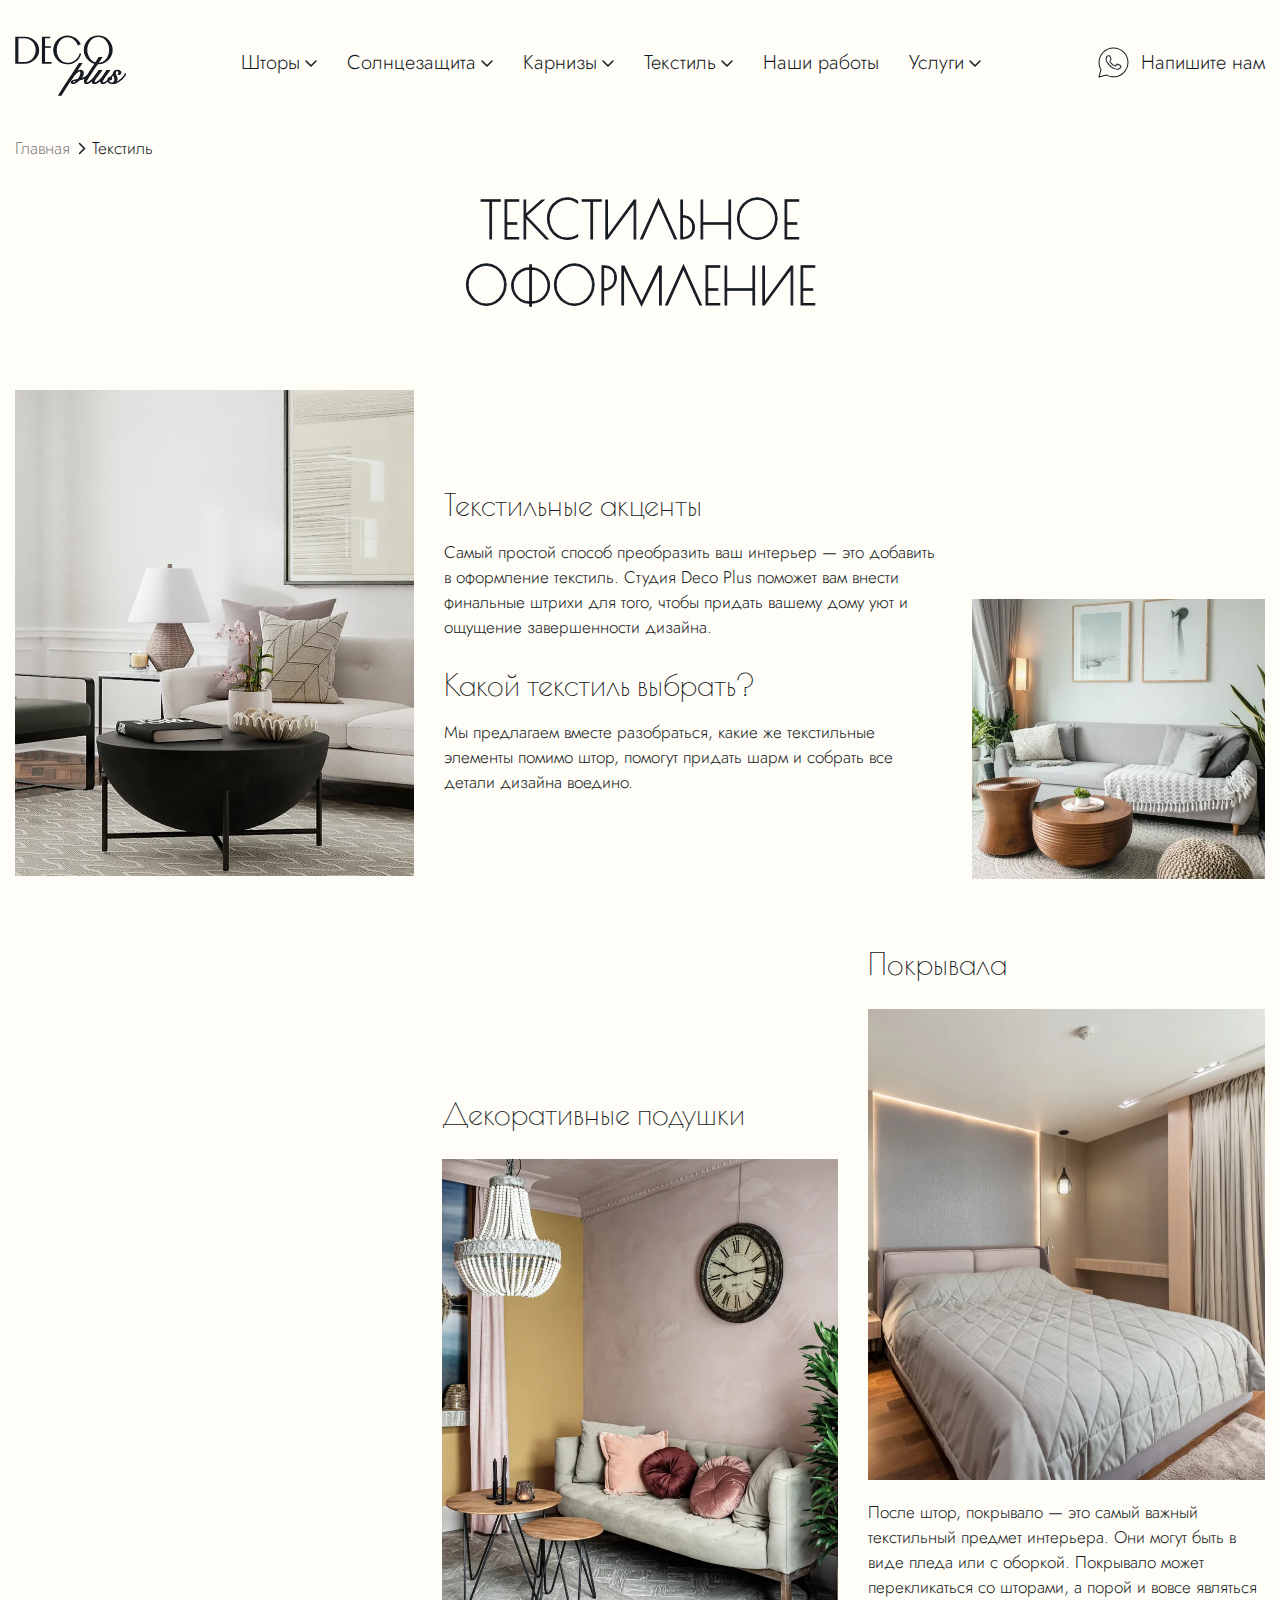
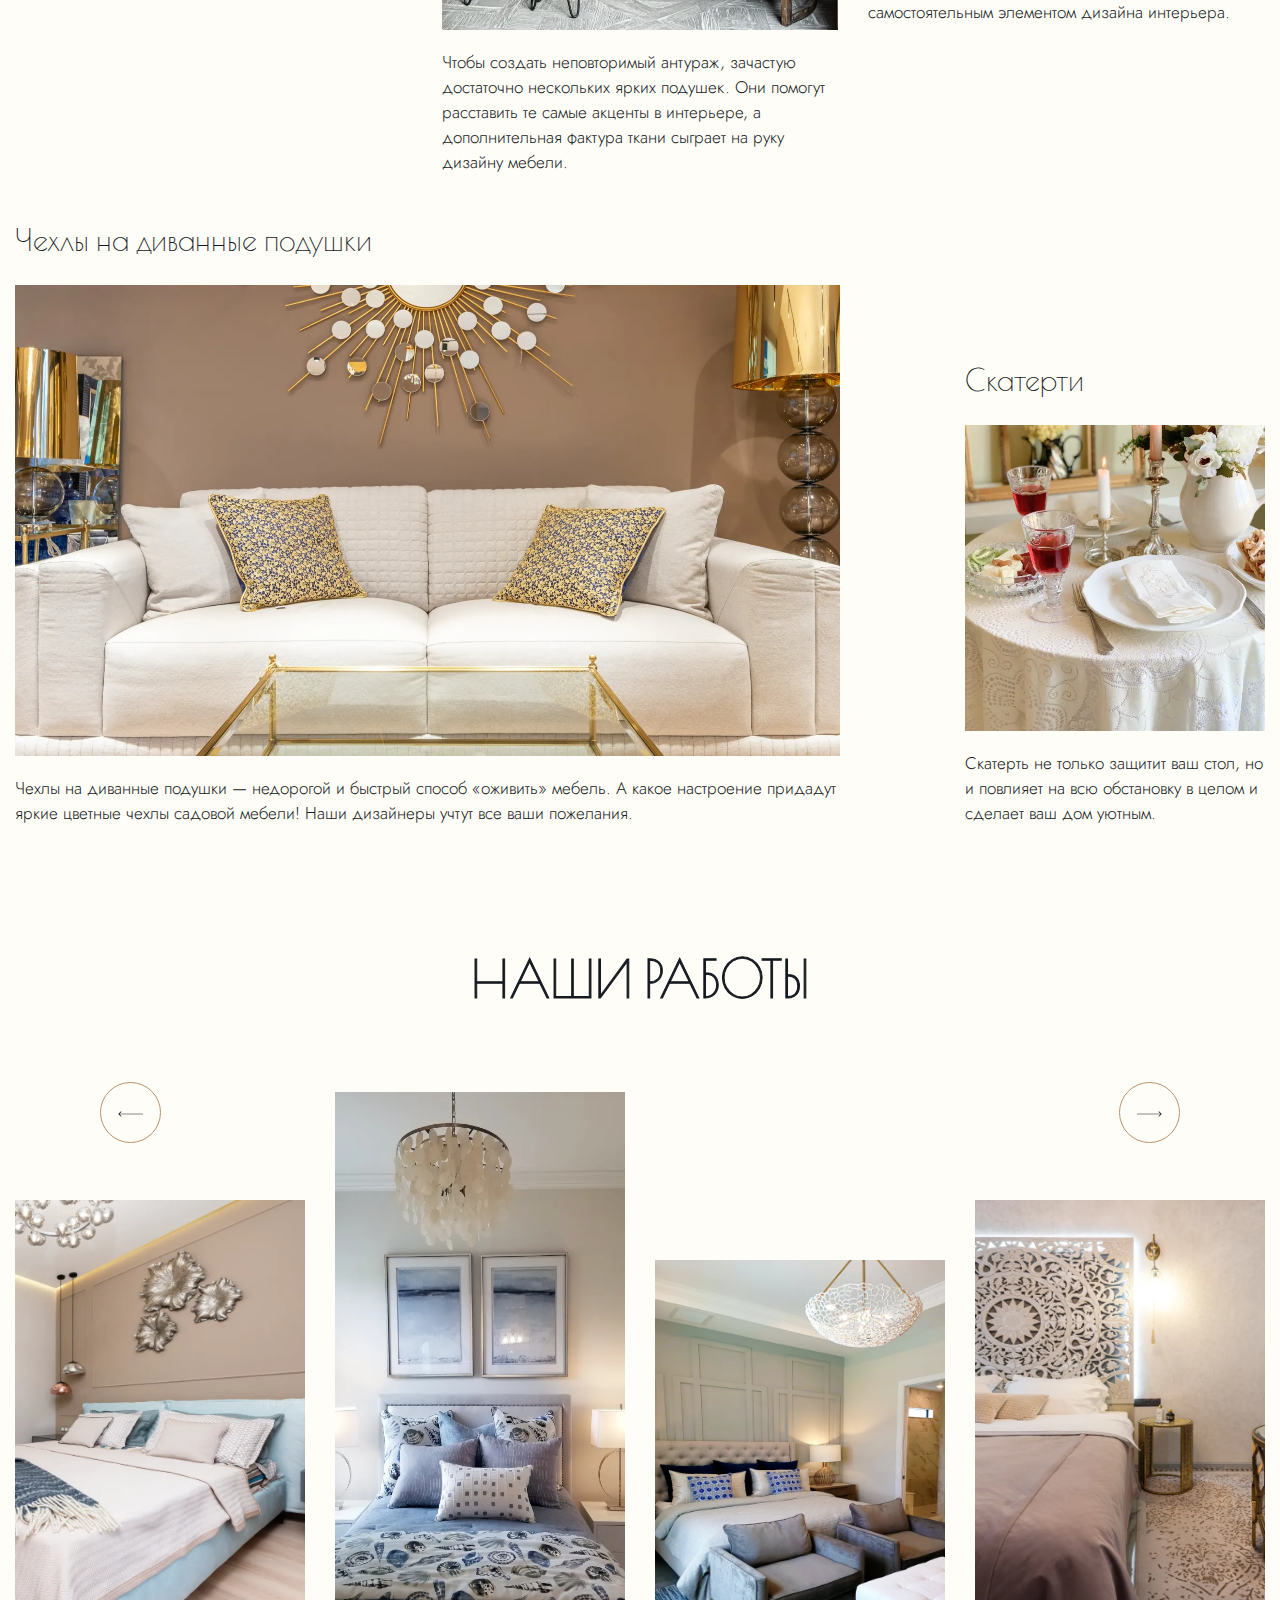
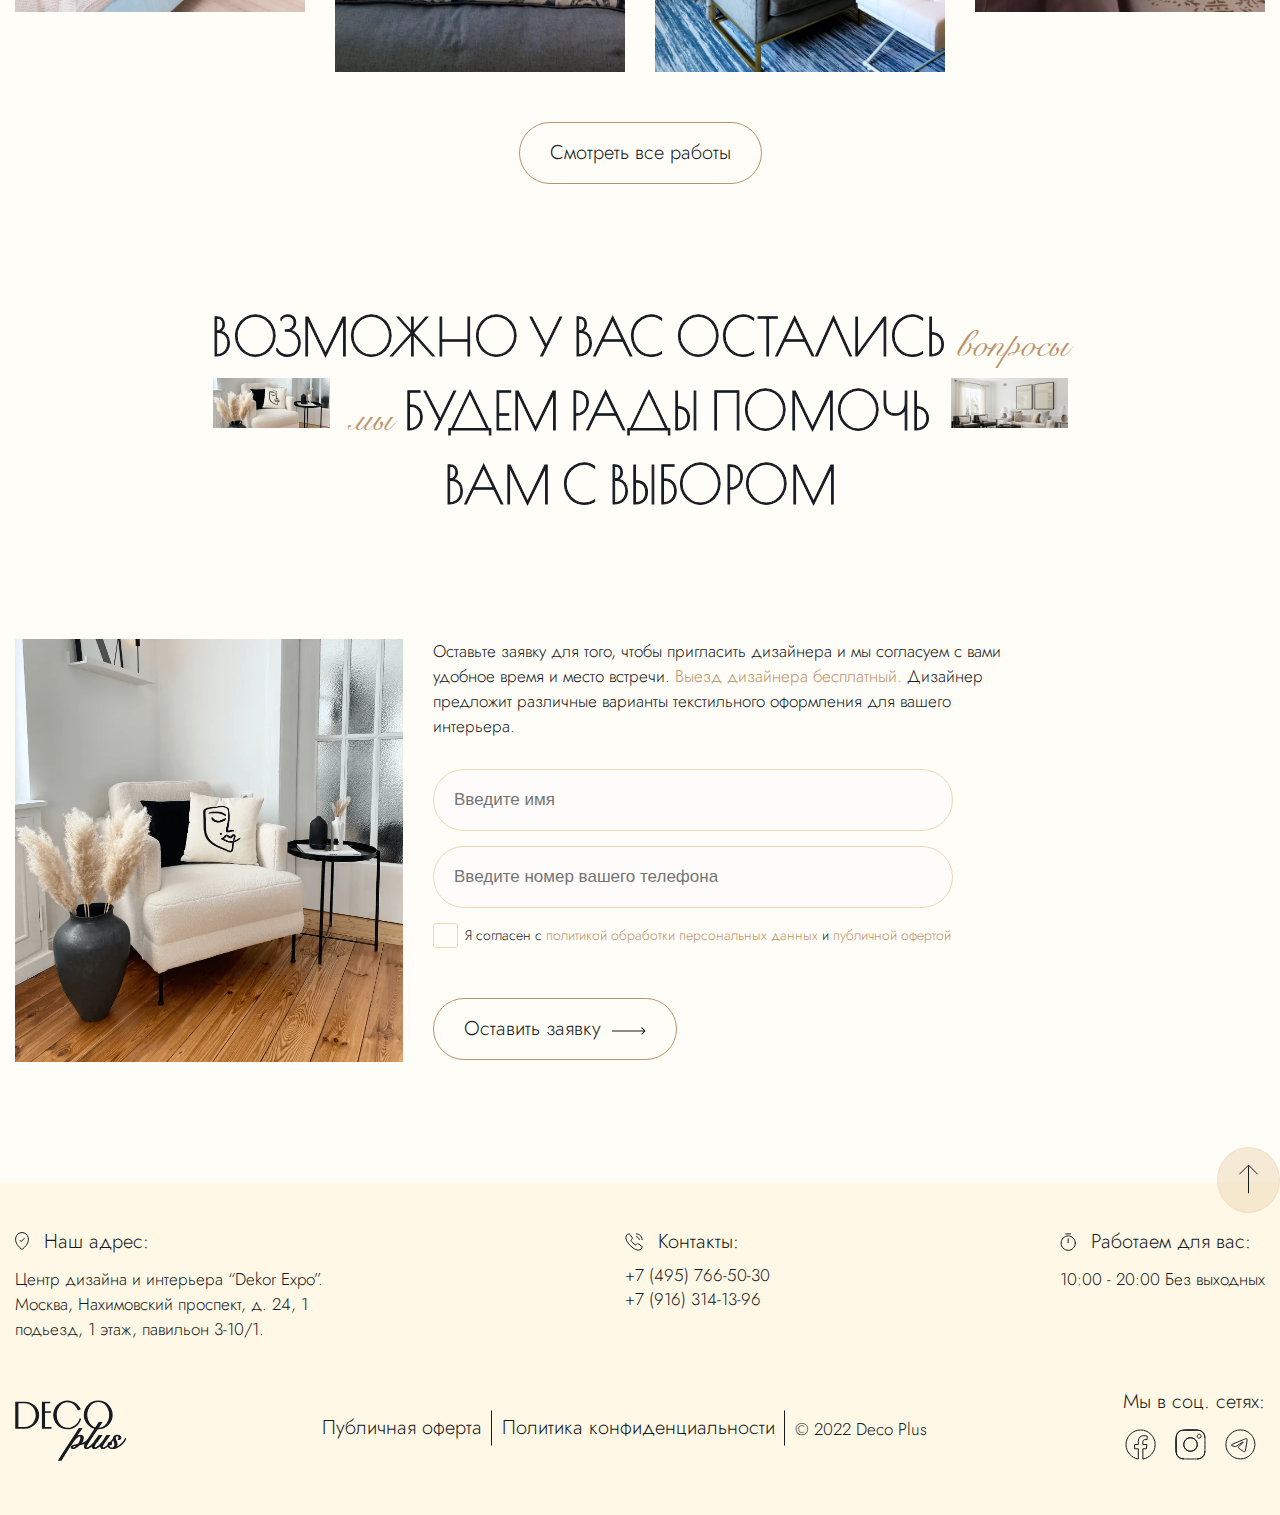
<file: textile.html>
<!DOCTYPE html>
<html lang="ru">
  <head>
    <meta charset="UTF-8" />
    <meta http-equiv="X-UA-Compatible" content="IE=edge" />
    <meta name="viewport" content="width=device-width, initial-scale=1.0" />
    <title>Текстиль</title>
    <link rel="stylesheet" href="css/style.css" />
    <link rel="icon" href="img/icons/favicon.png" />
    <!-- <script defer src="js/carrousel.js"></script> -->
    <script defer src="https://unpkg.com/swiper@8/swiper-bundle.min.js"></script>
    <script defer src="js/popups.js"></script>
    <script defer src="js/email-secondary.js"></script>
    <script defer src="js/slider.js"></script>
    <!-- <script defer src="js/qustion.js"></script> -->
    <script defer src="js/main.js"></script>
  </head>
  <body>
    <div class="wrapper">
      <header class="header">
        <!-- header 3.3 -->
        <div class="header__wrapper">
          <div class="header__burger">
            <span></span>
            <span></span>
            <span></span>
            <span></span>
          </div>
          <div class="header__container">
            <a href="index.html" class="header__logo">
              <img src="img/icons/logo.svg" alt="logo" />
              <img src="img/icons/brownLogo.svg" alt="logo" />
            </a>
            <nav class="header__menu menu">
              <div class="menu__body">
                <div class="menu__images">
                  <img src="img/header/1.png" alt="подушка" />
                  <img src="img/header/2.png" alt="шторы" />
                  <img src="img/header/3.png" alt="шторы" />
                </div>
                <ul class="menu__list">
                  <li class="menu__item">
                    <a href="curtains.html" class="menu__link">Шторы</a>
                    <span>
                      <svg
                        width="12"
                        height="8"
                        viewBox="0 0 12 8"
                        fill="none"
                        xmlns="http://www.w3.org/2000/svg"
                      >
                        <path
                          d="M1.53033 0.46967C1.23744 0.176777 0.762563 0.176777 0.46967 0.46967C0.176777 0.762563 0.176777 1.23744 0.46967 1.53033L1.53033 0.46967ZM6 6L5.46967 6.53033L6 7.06066L6.53033 6.53033L6 6ZM11.5303 1.53033C11.8232 1.23744 11.8232 0.762563 11.5303 0.46967C11.2374 0.176777 10.7626 0.176777 10.4697 0.46967L11.5303 1.53033ZM0.46967 1.53033L5.46967 6.53033L6.53033 5.46967L1.53033 0.46967L0.46967 1.53033ZM6.53033 6.53033L11.5303 1.53033L10.4697 0.46967L5.46967 5.46967L6.53033 6.53033Z"
                          fill="#151A21"
                        />
                      </svg>
                    </span>
                    <ul class="sub-menu__list">
                      <li>
                        <a href="curtains.html" class="sub-menu__link">Тюль</a>
                      </li>
                      <li>
                        <a href="curtains.html" class="sub-menu__link">Римские</a>
                      </li>
                      <li>
                        <a href="curtains.html" class="sub-menu__link">Портьеры</a>
                      </li>
                      <li>
                        <a href="curtains.html" class="sub-menu__link">На кулиске</a>
                      </li>
                      <li>
                        <a href="curtains.html" class="sub-menu__link">На бретелях</a>
                      </li>
                      <li>
                        <a href="curtains.html" class="sub-menu__link">На люверсах</a>
                      </li>
                      <li>
                        <a href="curtains.html" class="sub-menu__link">Лондонские</a>
                      </li>
                      <li>
                        <a href="curtains.html" class="sub-menu__link">Австрийские</a>
                      </li>
                      <li>
                        <a href="curtains.html" class="sub-menu__link">Французские</a>
                      </li>
                      <li>
                        <a href="curtains.html" class="sub-menu__link">Ламбрекены</a>
                      </li>
                      <li>
                        <a href="curtains.html" class="sub-menu__link">Японсике панели</a>
                      </li>
                    </ul>
                  </li>
                  <li class="menu__item">
                    <a href="defense.html" class="menu__link">Солнцезащита</a>
                    <span>
                      <svg
                        width="12"
                        height="8"
                        viewBox="0 0 12 8"
                        fill="none"
                        xmlns="http://www.w3.org/2000/svg"
                      >
                        <path
                          d="M1.53033 0.46967C1.23744 0.176777 0.762563 0.176777 0.46967 0.46967C0.176777 0.762563 0.176777 1.23744 0.46967 1.53033L1.53033 0.46967ZM6 6L5.46967 6.53033L6 7.06066L6.53033 6.53033L6 6ZM11.5303 1.53033C11.8232 1.23744 11.8232 0.762563 11.5303 0.46967C11.2374 0.176777 10.7626 0.176777 10.4697 0.46967L11.5303 1.53033ZM0.46967 1.53033L5.46967 6.53033L6.53033 5.46967L1.53033 0.46967L0.46967 1.53033ZM6.53033 6.53033L11.5303 1.53033L10.4697 0.46967L5.46967 5.46967L6.53033 6.53033Z"
                          fill="#151A21"
                        />
                      </svg>
                    </span>
                    <ul class="sub-menu__list">
                      <li>
                        <a href="defense.html" class="sub-menu__link">Рулонные шторы</a>
                      </li>
                      <li>
                        <a href="defense.html" class="sub-menu__link">Шторы-плиссе</a>
                      </li>
                      <li>
                        <a href="defense.html" class="sub-menu__link">Жалюзи</a>
                      </li>
                    </ul>
                  </li>
                  <li class="menu__item">
                    <a href="curtain.html" class="menu__link">Карнизы</a>
                    <span>
                      <svg
                        width="12"
                        height="8"
                        viewBox="0 0 12 8"
                        fill="none"
                        xmlns="http://www.w3.org/2000/svg"
                      >
                        <path
                          d="M1.53033 0.46967C1.23744 0.176777 0.762563 0.176777 0.46967 0.46967C0.176777 0.762563 0.176777 1.23744 0.46967 1.53033L1.53033 0.46967ZM6 6L5.46967 6.53033L6 7.06066L6.53033 6.53033L6 6ZM11.5303 1.53033C11.8232 1.23744 11.8232 0.762563 11.5303 0.46967C11.2374 0.176777 10.7626 0.176777 10.4697 0.46967L11.5303 1.53033ZM0.46967 1.53033L5.46967 6.53033L6.53033 5.46967L1.53033 0.46967L0.46967 1.53033ZM6.53033 6.53033L11.5303 1.53033L10.4697 0.46967L5.46967 5.46967L6.53033 6.53033Z"
                          fill="#151A21"
                        />
                      </svg>
                    </span>
                    <ul class="sub-menu__list">
                      <li>
                        <a href="curtain.html" class="sub-menu__link">Профильные</a>
                      </li>
                      <li>
                        <a href="curtain.html" class="sub-menu__link">Декоративные</a>
                      </li>
                      <li>
                        <a href="curtain.html" class="sub-menu__link">Электро-карнизы</a>
                      </li>
                    </ul>
                  </li>
                  <li class="menu__item">
                    <a href="textile.html" class="menu__link">Текстиль</a>
                    <span>
                      <svg
                        width="12"
                        height="8"
                        viewBox="0 0 12 8"
                        fill="none"
                        xmlns="http://www.w3.org/2000/svg"
                      >
                        <path
                          d="M1.53033 0.46967C1.23744 0.176777 0.762563 0.176777 0.46967 0.46967C0.176777 0.762563 0.176777 1.23744 0.46967 1.53033L1.53033 0.46967ZM6 6L5.46967 6.53033L6 7.06066L6.53033 6.53033L6 6ZM11.5303 1.53033C11.8232 1.23744 11.8232 0.762563 11.5303 0.46967C11.2374 0.176777 10.7626 0.176777 10.4697 0.46967L11.5303 1.53033ZM0.46967 1.53033L5.46967 6.53033L6.53033 5.46967L1.53033 0.46967L0.46967 1.53033ZM6.53033 6.53033L11.5303 1.53033L10.4697 0.46967L5.46967 5.46967L6.53033 6.53033Z"
                          fill="#151A21"
                        />
                      </svg>
                    </span>
                    <ul class="sub-menu__list sub-menu__list_big">
                      <li>
                        <a href="textile.html" class="sub-menu__link">Покрывала</a>
                      </li>
                      <li>
                        <a href="textile.html" class="sub-menu__link">Декоративные подушки</a>
                      </li>
                      <li>
                        <a href="textile.html" class="sub-menu__link">Чехлы на диванные подушки</a>
                      </li>
                      <li>
                        <a href="textile.html" class="sub-menu__link">Скатерти</a>
                      </li>
                    </ul>
                  </li>
                  <li class="menu__item">
                    <a href="work.html" class="menu__link">Наши работы</a>
                  </li>
                  <li class="menu__item">
                    <a href="services.html" class="menu__link">Услуги</a>
                    <span>
                      <svg
                        width="12"
                        height="8"
                        viewBox="0 0 12 8"
                        fill="none"
                        xmlns="http://www.w3.org/2000/svg"
                      >
                        <path
                          d="M1.53033 0.46967C1.23744 0.176777 0.762563 0.176777 0.46967 0.46967C0.176777 0.762563 0.176777 1.23744 0.46967 1.53033L1.53033 0.46967ZM6 6L5.46967 6.53033L6 7.06066L6.53033 6.53033L6 6ZM11.5303 1.53033C11.8232 1.23744 11.8232 0.762563 11.5303 0.46967C11.2374 0.176777 10.7626 0.176777 10.4697 0.46967L11.5303 1.53033ZM0.46967 1.53033L5.46967 6.53033L6.53033 5.46967L1.53033 0.46967L0.46967 1.53033ZM6.53033 6.53033L11.5303 1.53033L10.4697 0.46967L5.46967 5.46967L6.53033 6.53033Z"
                          fill="#151A21"
                        />
                      </svg>
                    </span>
                    <ul class="sub-menu__list sub-menu__list_midle">
                      <li>
                        <a href="services.html" class="sub-menu__link">Дизайн штор</a>
                      </li>
                      <li>
                        <a href="services.html" class="sub-menu__link">Пошив</a>
                      </li>
                      <li>
                        <a href="services.html" class="sub-menu__link">Замеры</a>
                      </li>
                      <li>
                        <a href="services.html" class="sub-menu__link">Монтаж карнизов</a>
                      </li>
                      <li>
                        <a href="services.html" class="sub-menu__link">Навеска штор</a>
                      </li>
                      <li>
                        <a href="services.html" class="sub-menu__link">Выезд дизайнера</a>
                      </li>
                    </ul>
                  </li>
                </ul>
              </div>
            </nav>
            <a href="" class="header__whatsapp">
              <svg
                width="35"
                height="35"
                viewBox="0 0 35 35"
                fill="none"
                xmlns="http://www.w3.org/2000/svg"
              >
                <path
                  d="M2.91797 32.0827L2.43588 31.9501C2.38846 32.1224 2.43667 32.307 2.56233 32.4341C2.68798 32.5613 2.87196 32.6117 3.04488 32.5663L2.91797 32.0827ZM4.97644 24.6002L5.45853 24.7328C5.49397 24.604 5.47637 24.4663 5.40966 24.3505L4.97644 24.6002ZM3.05066 17.3822L3.55066 17.3828L3.55066 17.3812L3.05066 17.3822ZM27.7187 7.15014L27.3651 7.50364L27.366 7.50461L27.7187 7.15014ZM31.9528 17.3822L31.4528 17.3805V17.3822H31.9528ZM10.5918 30.069L10.8321 29.6306C10.72 29.5691 10.5886 29.5529 10.4649 29.5854L10.5918 30.069ZM13.885 11.3257L13.4271 11.5265L13.429 11.5308L13.885 11.3257ZM13.0768 10.7079L13.0436 11.2068C13.0547 11.2075 13.0657 11.2079 13.0768 11.2079V10.7079ZM11.4009 11.149L11.7684 11.4881L11.7692 11.4872L11.4009 11.149ZM11.6068 17.8966L12.0073 17.5973L12.0066 17.5963L11.6068 17.8966ZM17.7813 23.3508L17.5972 23.8156L17.5979 23.8159L17.7813 23.3508ZM22.118 24.2469L22.0629 23.7499L22.0623 23.75L22.118 24.2469ZM24.5582 22.527L25.0284 22.6971L25.03 22.6926L24.5582 22.527ZM24.7641 20.8072L25.1935 20.5511L25.1928 20.55L24.7641 20.8072ZM24.0731 20.3807L24.3116 19.9412C24.304 19.9371 24.2964 19.9332 24.2886 19.9295L24.0731 20.3807ZM21.6036 19.2045L21.7686 18.7325L21.7671 18.732L21.6036 19.2045ZM20.7945 19.3812L20.3786 19.1035L20.3732 19.1118L20.7945 19.3812ZM19.6485 20.7926L19.2831 20.4513C19.2797 20.4549 19.2763 20.4587 19.273 20.4624L19.6485 20.7926ZM18.8687 20.8804L19.0924 20.4332L19.0847 20.4295L18.8687 20.8804ZM15.9581 19.0874L16.2912 18.7145L16.2907 18.714L15.9581 19.0874ZM13.9436 16.5886L13.5068 16.832C13.511 16.8394 13.5153 16.8467 13.5197 16.8539L13.9436 16.5886ZM14.1056 15.8527L14.4448 16.2201C14.4493 16.2159 14.4538 16.2116 14.4582 16.2072L14.1056 15.8527ZM14.6501 15.2212L15.0296 15.5467L15.0311 15.545L14.6501 15.2212ZM15.0172 14.618L15.4527 14.8637C15.4569 14.8562 15.4609 14.8486 15.4647 14.841L15.0172 14.618ZM14.9879 13.9864L15.4351 13.7628C15.4323 13.7572 15.4294 13.7517 15.4264 13.7462L14.9879 13.9864ZM3.40006 32.2153L5.45853 24.7328L4.49435 24.4675L2.43588 31.9501L3.40006 32.2153ZM5.40966 24.3505C4.18871 22.2316 3.54753 19.8284 3.55066 17.3828L2.55066 17.3815C2.5473 20.0028 3.23455 22.5786 4.54321 24.8498L5.40966 24.3505ZM3.55066 17.3812C3.53652 9.6748 9.79534 3.41602 17.4867 3.41602V2.41602C9.24271 2.41602 2.53551 9.12326 2.55066 17.3831L3.55066 17.3812ZM17.4867 3.41602C21.2215 3.41602 24.7252 4.8629 27.3651 7.50363L28.0723 6.79664C25.2442 3.96766 21.4859 2.41602 17.4867 2.41602V3.41602ZM27.366 7.50461C28.6667 8.79854 29.6977 10.3377 30.3992 12.033L31.3232 11.6506C30.5711 9.8331 29.4658 8.18291 28.0713 6.79567L27.366 7.50461ZM30.3992 12.033C31.1007 13.7282 31.4588 15.5459 31.4528 17.3805L32.4528 17.3838C32.4593 15.4168 32.0753 13.4681 31.3232 11.6506L30.3992 12.033ZM31.4528 17.3822C31.4528 25.0736 25.1937 31.3328 17.5013 31.3328V32.3328C25.7459 32.3328 32.4528 25.626 32.4528 17.3822H31.4528ZM17.5013 31.3328C15.1592 31.3328 12.875 30.7505 10.8321 29.6306L10.3514 30.5075C12.5427 31.7088 14.9924 32.3328 17.5013 32.3328V31.3328ZM10.4649 29.5854L2.79106 31.5991L3.04488 32.5663L10.7187 30.5526L10.4649 29.5854ZM14.3429 11.1248C14.1857 10.7666 13.9875 10.508 13.7242 10.3569C13.4621 10.2065 13.2069 10.2079 13.0768 10.2079V11.2079C13.1965 11.2079 13.2131 11.2166 13.2265 11.2242C13.2388 11.2313 13.3197 11.2816 13.4271 11.5265L14.3429 11.1248ZM13.1099 10.209C12.8697 10.193 12.6163 10.1932 12.3702 10.1932V11.1932C12.6239 11.1932 12.8427 11.1934 13.0436 11.2068L13.1099 10.209ZM12.3702 10.1932C12.0226 10.1932 11.4817 10.3216 11.0325 10.8109L11.7692 11.4872C11.9955 11.2406 12.2491 11.1932 12.3702 11.1932V10.1932ZM11.0334 10.81C10.6901 11.182 9.63683 12.1757 9.63683 14.1622H10.6368C10.6368 12.5919 11.4343 11.8501 11.7684 11.4881L11.0334 10.81ZM9.63683 14.1622C9.63683 15.1641 9.99795 16.1207 10.3595 16.8344C10.7247 17.5551 11.1127 18.0713 11.207 18.1968L12.0066 17.5963C11.9242 17.4866 11.5773 17.0252 11.2516 16.3824C10.9224 15.7326 10.6368 14.9396 10.6368 14.1622H9.63683ZM11.2063 18.1959C11.2054 18.1946 11.2081 18.1984 11.2174 18.2119C11.2258 18.2241 11.2365 18.2399 11.2503 18.2603C11.2773 18.3004 11.3141 18.3551 11.3588 18.4206C11.4486 18.5522 11.5715 18.729 11.7257 18.9391C12.0339 19.3589 12.4674 19.9119 13.014 20.5047C14.102 21.6849 15.6617 23.0489 17.5972 23.8156L17.9655 22.8859C14.4527 21.4943 12.2209 17.883 12.0073 17.5973L11.2063 18.1959ZM17.5979 23.8159C19.1419 24.4247 20.104 24.6839 20.7818 24.7743C21.4771 24.867 21.872 24.7776 22.1736 24.7438L22.0623 23.75C21.7022 23.7903 21.4573 23.8555 20.914 23.783C20.3532 23.7082 19.4778 23.4823 17.9647 22.8856L17.5979 23.8159ZM22.1731 24.7438C22.6124 24.6952 23.221 24.4339 23.7406 24.1C24.2524 23.7711 24.8161 23.284 25.0284 22.6971L24.088 22.357C23.9918 22.6231 23.6659 22.9593 23.1999 23.2588C22.7417 23.5532 22.2845 23.7254 22.0629 23.7499L22.1731 24.7438ZM25.03 22.6926C25.1914 22.2324 25.2734 21.7976 25.3025 21.4501C25.3171 21.2768 25.3191 21.1176 25.3089 20.9826C25.3038 20.9153 25.2952 20.847 25.281 20.7822C25.2685 20.7251 25.2447 20.637 25.1935 20.5511L24.3347 21.0633C24.3054 21.0143 24.3009 20.9814 24.3041 20.9959C24.3056 21.0027 24.3091 21.0226 24.3117 21.058C24.3171 21.1284 24.3172 21.2329 24.306 21.3665C24.2837 21.6327 24.2188 21.9841 24.0864 22.3615L25.03 22.6926ZM25.1928 20.55C25.0724 20.3492 24.8746 20.236 24.7578 20.1721C24.6897 20.1348 24.6135 20.0967 24.5423 20.0609C24.4683 20.0236 24.3924 19.9851 24.3116 19.9412L23.8345 20.8201C23.9299 20.8719 24.0175 20.9162 24.0924 20.9539C24.1701 20.9931 24.2282 21.0222 24.2778 21.0494C24.3276 21.0766 24.3521 21.093 24.3633 21.1016C24.3738 21.1097 24.3557 21.0984 24.3354 21.0644L25.1928 20.55ZM24.2886 19.9295C24.1052 19.8419 23.5834 19.5828 23.0457 19.3213C22.5338 19.0724 21.9727 18.8039 21.7686 18.7325L21.4386 19.6765C21.5722 19.7232 22.0619 19.9549 22.6084 20.2206C23.1289 20.4738 23.673 20.7437 23.8575 20.8318L24.2886 19.9295ZM21.7671 18.732C21.6159 18.6797 21.3654 18.5904 21.1041 18.6199C20.7846 18.656 20.5507 18.8458 20.3786 19.1036L21.2104 19.6588C21.2453 19.6064 21.2633 19.5953 21.259 19.5982C21.2498 19.6047 21.2324 19.6118 21.2164 19.6136C21.2071 19.6146 21.2161 19.6116 21.2579 19.621C21.3013 19.6307 21.3562 19.648 21.4401 19.677L21.7671 18.732ZM20.3732 19.1118C20.1638 19.4395 19.4988 20.2203 19.2831 20.4513L20.0139 21.1339C20.2377 20.8943 20.9548 20.0587 21.2158 19.6505L20.3732 19.1118ZM19.273 20.4624C19.2598 20.4774 19.2497 20.4872 19.2426 20.4933C19.2356 20.4994 19.2321 20.5015 19.2322 20.5014C19.2348 20.4999 19.2442 20.4956 19.2553 20.4943C19.2642 20.4933 19.2589 20.496 19.232 20.4893C19.2037 20.4822 19.1587 20.4664 19.0923 20.4332L18.6451 21.3277C18.8587 21.4344 19.1064 21.5187 19.3718 21.4875C19.6565 21.4542 19.8677 21.3005 20.024 21.1227L19.273 20.4624ZM19.0847 20.4295C18.6811 20.2362 17.6061 19.8892 16.2912 18.7145L15.625 19.4602C17.0743 20.755 18.3223 21.1731 18.6528 21.3314L19.0847 20.4295ZM16.2907 18.714C15.2772 17.8111 14.5904 16.6796 14.3674 16.3233L13.5197 16.8539C13.7379 17.2024 14.4918 18.4507 15.6255 19.4607L16.2907 18.714ZM14.3803 16.3452C14.3523 16.295 14.3508 16.2747 14.3513 16.2791C14.3524 16.2875 14.3515 16.3042 14.3457 16.3201C14.3415 16.3317 14.3395 16.329 14.3558 16.3094C14.3734 16.2881 14.3995 16.2619 14.4448 16.2201L13.7664 15.4854C13.6759 15.5689 13.4948 15.7344 13.4061 15.9778C13.3026 16.2621 13.3521 16.5543 13.5068 16.832L14.3803 16.3452ZM14.4582 16.2072C14.638 16.0283 14.8812 15.7198 15.0296 15.5467L14.2706 14.8956C14.0658 15.1344 13.8971 15.3549 13.753 15.4983L14.4582 16.2072ZM15.0311 15.545C15.2481 15.2896 15.355 15.0369 15.4527 14.8637L14.5817 14.3723C14.414 14.6696 14.4037 14.7391 14.2691 14.8973L15.0311 15.545ZM15.4647 14.841C15.6823 14.4041 15.5558 14.0043 15.4351 13.7628L14.5407 14.21C14.5683 14.2653 14.5793 14.3046 14.5821 14.3312C14.5841 14.3513 14.5826 14.3691 14.5696 14.3951L15.4647 14.841ZM15.4264 13.7462C15.4294 13.7517 15.4188 13.7306 15.3881 13.6587C15.3616 13.5966 15.3272 13.5138 15.2864 13.4141C15.2047 13.2148 15.1007 12.9566 14.9883 12.6782C14.7656 12.1269 14.5079 11.4916 14.341 11.1206L13.429 11.5308C13.5861 11.88 13.8354 12.4942 14.061 13.0527C14.1727 13.3292 14.2781 13.5909 14.361 13.7932C14.4361 13.9764 14.5098 14.1544 14.5494 14.2267L15.4264 13.7462Z"
                  fill="#151A21"
                />
              </svg>
              <p>Напишите нам</p>
            </a>
          </div>
        </div>
      </header>
      <main class="main">
        <section class="curtains textile">
          <div class="curtains__container">
            <div class="public__navation navigation">
              <a href="index.html" class="navigation__item">Главная</a>
              <div class="navigation__arrow">
                <svg
                  width="12"
                  height="8"
                  viewBox="0 0 12 8"
                  fill="none"
                  xmlns="http://www.w3.org/2000/svg"
                >
                  <path
                    d="M1.53033 0.46967C1.23744 0.176777 0.762563 0.176777 0.46967 0.46967C0.176777 0.762563 0.176777 1.23744 0.46967 1.53033L1.53033 0.46967ZM6 6L5.46967 6.53033L6 7.06066L6.53033 6.53033L6 6ZM11.5303 1.53033C11.8232 1.23744 11.8232 0.762563 11.5303 0.46967C11.2374 0.176777 10.7626 0.176777 10.4697 0.46967L11.5303 1.53033ZM0.46967 1.53033L5.46967 6.53033L6.53033 5.46967L1.53033 0.46967L0.46967 1.53033ZM6.53033 6.53033L11.5303 1.53033L10.4697 0.46967L5.46967 5.46967L6.53033 6.53033Z"
                    fill="#151A21"
                  />
                </svg>
              </div>
              <div class="navigation__item active">Текстиль</div>
            </div>
            <h2 class="curtains__title _title">Текстильное <br />оформление</h2>
            <div class="servise__head head-servise">
              <div class="head-servise__right">
                <div class="head-servise__bigimg">
                  <img src="img/textile/1.webp" alt="шторы" />
                </div>
              </div>
              <div class="head-servise__center">
                <div class="head-servise__item">
                  <div class="head-servise__name _name">Текстильные акценты</div>
                  <div class="head-servise__text _text">
                    Самый простой способ преобразить ваш интерьер — это добавить в оформление
                    текстиль. Студия Deco Plus поможет вам внести финальные штрихи для того, чтобы
                    придать вашему дому уют и ощущение завершенности дизайна.
                  </div>
                </div>
                <div class="head-servise__item">
                  <div class="head-servise__name _name">Какой текстиль выбрать?</div>
                  <div class="head-servise__text _text">
                    Мы предлагаем вместе разобраться, какие же текстильные элементы помимо штор,
                    помогут придать шарм и собрать все детали дизайна воедино.
                  </div>
                </div>
              </div>
              <div class="head-servise__left">
                <div class="head-servise__smallimg">
                  <img src="img/textile/2.webp" alt="шторы" />
                </div>
              </div>
            </div>

            <div class="servise__subhead subhead-servise">
              <div class="subhead-servise__item"></div>
              <div class="subhead-servise__item">
                <div class="subhead-servise__title _name">Декоративные подушки</div>
                <div class="subhead-servise__img">
                  <img src="img/textile/3.webp" alt="шторы" />
                </div>
                <div class="subhead-servise__text _text">
                  Чтобы создать неповторимый антураж, зачастую достаточно нескольких ярких подушек.
                  Они помогут расставить те самые акценты в интерьере, а дополнительная фактура
                  ткани сыграет на руку дизайну мебели.
                </div>
              </div>
              <div class="subhead-servise__item">
                <div class="subhead-servise__title _name">Покрывала</div>
                <div class="subhead-servise__img">
                  <img src="img/textile/4.webp" alt="шторы" />
                </div>
                <div class="subhead-servise__text _text">
                  После штор, покрывало — это самый важный текстильный предмет интерьера. Они могут
                  быть в виде пледа или с оборкой. Покрывало может перекликаться со шторами, а порой
                  и вовсе являться самостоятельным элементом дизайна интерьера.
                </div>
              </div>
            </div>

            <div class="servise__center center-servise">
              <div class="center-servise__big">
                <div class="center-servise__title _name">Чехлы на диванные подушки</div>
                <div class="center-servise__bigimg">
                  <img src="img/textile/5.webp" alt="шторы" />
                </div>
                <div class="center-servise__text _text">
                  Чехлы на диванные подушки — недорогой и быстрый способ «оживить» мебель. А какое
                  настроение придадут яркие цветные чехлы садовой мебели! Наши дизайнеры учтут все
                  ваши пожелания.
                </div>
              </div>
              <div class="center-servise__small center-servise__small_text">
                <div class="center-servise__small_wrap">
                  <div class="center-servise__title _name">Скатерти</div>
                  <div class="center-servise__smallimg">
                    <img src="img/textile/6.webp" alt="шторы" />
                  </div>
                  <div class="center-servise__text _text">
                    Скатерть не только защитит ваш стол, но и повлияет на всю обстановку в целом и
                    сделает ваш дом уютным.
                  </div>
                </div>
              </div>
            </div>
          </div>
        </section>

        <section class="slider">
          <div class="slider__head">
            <h2 class="slider__title _title">наши работы</h2>
          </div>
          <div class="slider__block swiper-container">
            <div class="slider__buttons">
              <div class="slider__button slider__button_next">
                <svg
                  width="34"
                  height="8"
                  viewBox="0 0 34 8"
                  fill="none"
                  xmlns="http://www.w3.org/2000/svg"
                >
                  <path
                    d="M33.3536 4.35355C33.5488 4.15829 33.5488 3.84171 33.3536 3.64645L30.1716 0.464466C29.9763 0.269204 29.6597 0.269204 29.4645 0.464466C29.2692 0.659728 29.2692 0.976311 29.4645 1.17157L32.2929 4L29.4645 6.82843C29.2692 7.02369 29.2692 7.34027 29.4645 7.53553C29.6597 7.7308 29.9763 7.7308 30.1716 7.53553L33.3536 4.35355ZM0 4.5H33V3.5H0V4.5Z"
                    fill="#151A21"
                  />
                </svg>
              </div>
              <div class="slider__button slider__button_prev">
                <svg
                  width="34"
                  height="8"
                  viewBox="0 0 34 8"
                  fill="none"
                  xmlns="http://www.w3.org/2000/svg"
                >
                  <path
                    d="M0.646446 4.35355C0.451183 4.15829 0.451183 3.84171 0.646446 3.64645L3.82843 0.464466C4.02369 0.269204 4.34027 0.269204 4.53553 0.464466C4.7308 0.659728 4.7308 0.976311 4.53553 1.17157L1.70711 4L4.53553 6.82843C4.7308 7.02369 4.7308 7.34027 4.53553 7.53553C4.34027 7.7308 4.02369 7.7308 3.82843 7.53553L0.646446 4.35355ZM34 4.5H1V3.5H34V4.5Z"
                    fill="#151A21"
                  />
                </svg>
              </div>
            </div>
            <div class="slider__wrapper swiper-wrapper">
              <div class="slider__item swiper-slide">
                <div class="slider__img">
                  <img src="img/textile/slider/1.webp" alt="шторы" />
                </div>
              </div>
              <div class="slider__item swiper-slide slider__item_big">
                <div class="slider__img">
                  <img src="img/textile/slider/2.webp" alt="шторы" />
                </div>
              </div>
              <div class="slider__item swiper-slide">
                <div class="slider__img">
                  <img src="img/textile/slider/3.webp" alt="шторы" />
                </div>
              </div>
              <div class="slider__item swiper-slide">
                <div class="slider__img">
                  <img src="img/textile/slider/4.webp" alt="шторы" />
                </div>
              </div>
              <div class="slider__item swiper-slide">
                <div class="slider__img">
                  <img src="img/textile/slider/5.webp" alt="шторы" />
                </div>
              </div>
              <div class="slider__item swiper-slide">
                <div class="slider__img">
                  <img src="img/textile/slider/6.webp" alt="шторы" />
                </div>
              </div>
            </div>
            <div class="slider__btns">
              <a href="work.html" class="slider__btn _btn">Смотреть все работы</a>
            </div>
          </div>
        </section>

        <section class="textpic">
          <div class="textpic__container textpic__pc">
            <div class="textpic__title">
              <h2 class="">
                возможно у вас остались <span class="textpic__russnel">вопросы</span>
              </h2>
              <div class="textpic__center">
                <img src="img/textpic/1.png" alt="шторы" />
                <p class=""><span class="textpic__russnel">мы</span> будем рады помочь</p>
                <img src="img/textpic/2.png" alt="шторы" />
              </div>
              <p>Вам с выбором</p>
            </div>
          </div>
          <div class="textpic__container textpic__modile">
            <div class="textpic__modile__right">
              возможно <span class="textpic__russnel_mob">у вас</span>
            </div>
            <div class="textpic__modile__left">
              <p>остались</p>
              <img src="img/textpic/2.png" alt="шторы" />
            </div>
            <div class="textpic__modile__right">
              <span class="textpic__russnel_mob">вопросы</span> мы будем
            </div>
            <div class="textpic__modile__left">
              <p style="margin-right: 10px">рады помочь</p>
              <span class="textpic__russnel_mob">вам</span>
            </div>
            <div class="textpic__modile__left">
              <img src="img/textpic/1.png" alt="шторы" />
              <p>с выбором</p>
            </div>
          </div>
        </section>
        <section class="invite">
          <div class="invite__container">
            <div class="invite__body pattern">
              <div class="pattern__left">
                <div class="pattern__img">
                  <img src="img/pattern/pattern.webp" alt="подушка" />
                </div>
              </div>
              <div class="pattern__right">
                <div class="pattern__text _text">
                  Оставьте заявку для того, чтобы пригласить дизайнера и мы согласуем с вами удобное
                  время и место встречи. <span>Выезд дизайнера бесплатный.</span> Дизайнер предложит
                  различные варианты текстильного оформления для вашего интерьера.
                </div>
                <form class="request-popup__form">
                  <div class="request-popup__item _item-input">
                    <input
                      class="request-popup__input _input name-input"
                      type="text"
                      placeholder="Введите имя"
                    />
                    <div class="request-popup__placeholder _placeholder">Введите имя</div>
                  </div>
                  <div class="request-popup__item _item-input">
                    <input
                      class="request-popup__input _input number-input"
                      type="tel"
                      placeholder="Введите номер вашего телефона"
                      data-tel-input
                    />
                    <div class="request-popup__placeholder _placeholder">
                      Введите номер вашего телефона
                    </div>
                  </div>
                  <label class="request-popup__check _label-wallet">
                    <input class="_checkbox-wallet" type="checkbox" />
                    <span class="_fake-wallet"></span>
                    <span class="_wallet-chectext"
                      >Я согласен с
                      <a target="_blank" href="conditi.html" class="_link"
                        >политикой обработки персональных данных</a
                      >
                      и
                      <a target="_blank" href="public.html" class="_link"
                        >публичной офертой</a
                      ></span
                    >
                    <div class="request-popup__error _error-form">
                      Пожалуйста введите имя и номер телефона
                    </div>
                  </label>
                  <div class="pattern__btns">
                    <div class="_btn btn-form">
                      Оставить заявку
                      <svg
                        width="34"
                        height="8"
                        viewBox="0 0 34 8"
                        fill="none"
                        xmlns="http://www.w3.org/2000/svg"
                      >
                        <path
                          d="M33.3536 4.35355C33.5488 4.15829 33.5488 3.84171 33.3536 3.64645L30.1716 0.464466C29.9763 0.269204 29.6597 0.269204 29.4645 0.464466C29.2692 0.659728 29.2692 0.976311 29.4645 1.17157L32.2929 4L29.4645 6.82843C29.2692 7.02369 29.2692 7.34027 29.4645 7.53553C29.6597 7.7308 29.9763 7.7308 30.1716 7.53553L33.3536 4.35355ZM0 4.5H33V3.5H0V4.5Z"
                          fill="#151A21"
                        />
                      </svg>
                    </div>
                    <a href="#popup-thanks" class="popup-link popup-thanks-fake"></a>
                  </div>
                </form>
              </div>
            </div>
          </div>
        </section>
      </main>
      <footer class="footer">
        <!-- footer 3.3 -->
        <div class="footer__container footer_dc">
          <div class="footer__up">
            <svg
              width="35"
              height="35"
              viewBox="0 0 35 35"
              fill="none"
              xmlns="http://www.w3.org/2000/svg"
            >
              <path
                d="M26.3516 12.957L17.4995 4.10495L8.6474 12.957"
                stroke="#151A21"
                stroke-miterlimit="10"
                stroke-linecap="round"
                stroke-linejoin="round"
              />
              <path
                d="M17.5 31.8965V4.89648"
                stroke="#151A21"
                stroke-miterlimit="10"
                stroke-linecap="round"
                stroke-linejoin="round"
              />
            </svg>
          </div>
          <div class="footer__head">
            <div class="footer__item">
              <div class="footer__title">
                <svg
                  width="14"
                  height="19"
                  viewBox="0 0 14 19"
                  fill="none"
                  xmlns="http://www.w3.org/2000/svg"
                >
                  <path
                    d="M0.740876 5.66299C2.21219 -1.11945 11.7944 -1.11161 13.2583 5.67083C14.1172 9.64944 11.7571 13.0172 9.68829 15.1005C8.93799 15.8598 6.9998 17.4187 6.9998 17.4187C6.9998 17.4187 5.05804 15.8604 4.30341 15.1005C2.24207 13.0172 -0.118016 9.64161 0.740876 5.66299Z"
                    stroke="#151A21"
                  />
                  <path
                    d="M5.04004 8.37507L6.19064 9.56808L9.25891 6.38672"
                    stroke="#151A21"
                    stroke-linecap="round"
                    stroke-linejoin="round"
                  />
                </svg>
                <p>Наш адрес:</p>
              </div>
              <div class="footer__paragraph">
                Центр дизайна и интерьера “Dekor Expo”. Москва, Нахимовский проспект, д. 24, 1
                подьезд, 1 этаж, павильон 3-10/1.
              </div>
            </div>
            <div class="footer__item">
              <div class="footer__title">
                <svg
                  width="18"
                  height="18"
                  viewBox="0 0 18 18"
                  fill="none"
                  xmlns="http://www.w3.org/2000/svg"
                >
                  <path
                    d="M17.0761 14.1277C17.0761 14.4193 17.0113 14.719 16.8736 15.0106C16.7359 15.3022 16.5577 15.5776 16.3228 15.8368C15.9259 16.2742 15.4885 16.5901 14.9944 16.7926C14.5084 16.9951 13.9819 17.1004 13.4149 17.1004C12.5887 17.1004 11.7058 16.906 10.7743 16.5091C9.84279 16.1122 8.91129 15.5776 7.98789 14.9053C7.05639 14.2249 6.17349 13.4716 5.33109 12.6373C4.49679 11.7949 3.74349 10.912 3.07119 9.98859C2.40699 9.06519 1.87239 8.14179 1.48359 7.22649C1.09479 6.30309 0.900391 5.42019 0.900391 4.57779C0.900391 4.02699 0.997591 3.50049 1.19199 3.01449C1.38639 2.52039 1.69419 2.06679 2.12349 1.66179C2.64189 1.15149 3.20889 0.900391 3.80829 0.900391C4.03509 0.900391 4.26189 0.948991 4.46439 1.04619C4.67499 1.14339 4.86129 1.28919 5.00709 1.49979L6.88629 4.14849C7.03209 4.35099 7.13739 4.53729 7.21029 4.71549C7.28319 4.88559 7.32369 5.05569 7.32369 5.20959C7.32369 5.40399 7.26699 5.59839 7.15359 5.78469C7.04829 5.97099 6.89439 6.16539 6.69999 6.35979L6.08439 6.99969C5.99529 7.08879 5.95479 7.19409 5.95479 7.32369C5.95479 7.38849 5.96289 7.44519 5.97909 7.50999C6.00339 7.57479 6.02769 7.62339 6.04389 7.67199C6.18969 7.93929 6.44079 8.28759 6.79719 8.70879C7.16169 9.12999 7.55049 9.55929 7.97169 9.98859C8.40909 10.4179 8.83029 10.8148 9.25959 11.1793C9.68079 11.5357 10.0291 11.7787 10.3045 11.9245C10.345 11.9407 10.3936 11.965 10.4503 11.9893C10.5151 12.0136 10.5799 12.0217 10.6528 12.0217C10.7905 12.0217 10.8958 11.9731 10.9849 11.884L11.6005 11.2765C11.803 11.074 11.9974 10.9201 12.1837 10.8229C12.37 10.7095 12.5563 10.6528 12.7588 10.6528C12.9127 10.6528 13.0747 10.6852 13.2529 10.7581C13.4311 10.831 13.6174 10.9363 13.8199 11.074L16.501 12.9775C16.7116 13.1233 16.8574 13.2934 16.9465 13.4959C17.0275 13.6984 17.0761 13.9009 17.0761 14.1277Z"
                    stroke="#151A21"
                    stroke-miterlimit="10"
                  />
                  <path
                    d="M14.2647 6.56938C14.2647 6.08337 13.884 5.33818 13.317 4.73068C12.7986 4.17178 12.1101 3.73438 11.4297 3.73438"
                    stroke="#151A21"
                    stroke-linecap="round"
                    stroke-linejoin="round"
                  />
                  <path
                    d="M17.0997 6.57039C17.0997 3.43569 14.5644 0.900391 11.4297 0.900391"
                    stroke="#151A21"
                    stroke-linecap="round"
                    stroke-linejoin="round"
                  />
                </svg>
                <p><a href="contacts.html">Контакты:</a></p>
              </div>
              <div class="footer__phones">
                <a href="tel:+7 (495) 766-50-30" class="footer__phone">+7 (495) 766-50-30</a>
                <a href="tel:+7 (916) 314-13-96" class="footer__phone">+7 (916) 314-13-96</a>
              </div>
            </div>
            <div class="footer__item">
              <div class="footer__title">
                <svg
                  width="16"
                  height="18"
                  viewBox="0 0 16 18"
                  fill="none"
                  xmlns="http://www.w3.org/2000/svg"
                >
                  <path
                    d="M15.3335 10.1258C15.3335 14.1002 12.1478 17.3258 8.22244 17.3258C4.29711 17.3258 1.11133 14.1002 1.11133 10.1258C1.11133 6.15138 4.29711 2.92578 8.22244 2.92578C12.1478 2.92578 15.3335 6.15138 15.3335 10.1258Z"
                    stroke="#151A21"
                    stroke-linecap="round"
                    stroke-linejoin="round"
                  />
                  <path
                    d="M8.11133 5.75977V9.80977"
                    stroke="#151A21"
                    stroke-linecap="round"
                    stroke-linejoin="round"
                  />
                  <path
                    d="M5.71191 0.900391H10.5119"
                    stroke="#151A21"
                    stroke-miterlimit="10"
                    stroke-linecap="round"
                    stroke-linejoin="round"
                  />
                </svg>
                <p>Работаем для вас:</p>
              </div>
              <div class="footer__paragraph">10:00 - 20:00 Без выходных</div>
            </div>
          </div>
          <div class="footer__body">
            <a href="index.html" class="footer__logo">
              <img src="img/icons/logo.svg" alt="logo" />
              <img src="img/icons/brownLogo.svg" alt="logo" />
            </a>
            <div class="footer__links">
              <a href="public.html" class="footer__link">Публичная оферта</a>
              <a href="conditi.html" class="footer__link">Политика конфиденциальности</a>
              <div class="footer__copy">© 2022 Deco Plus</div>
            </div>
            <div class="footer__media">
              <div class="footer__title">Мы в соц. сетях:</div>
              <div class="footer__socials">
                <a href="" class="footer__social">
                  <svg
                    width="35"
                    height="35"
                    viewBox="0 0 35 35"
                    fill="none"
                    xmlns="http://www.w3.org/2000/svg"
                  >
                    <path
                      d="M32.1772 17.5886C32.1772 9.53154 25.6457 3 17.5886 3C9.53154 3 3 9.53154 3 17.5886C3 24.8702 8.33484 30.9056 15.3091 32V21.8056H11.605V17.5886H15.3091V14.3746C15.3091 10.7183 17.4871 8.69868 20.8195 8.69868C22.4156 8.69868 24.0851 8.98361 24.0851 8.98361V12.5738H22.2455C20.4332 12.5738 19.8681 13.6983 19.8681 14.852V17.5886H23.9141L23.2673 21.8056H19.8681V32C26.8424 30.9056 32.1772 24.8702 32.1772 17.5886Z"
                      stroke="#151A21"
                      stroke-linejoin="round"
                    />
                  </svg>
                </a>
                <a href="" class="footer__social">
                  <svg
                    width="35"
                    height="35"
                    viewBox="0 0 35 35"
                    fill="none"
                    xmlns="http://www.w3.org/2000/svg"
                  >
                    <path
                      d="M3.09417 11.005C3.16556 9.44509 3.4098 8.43905 3.74011 7.58508L3.74455 7.57328C4.07188 6.70429 4.58464 5.91707 5.24715 5.26641L5.25644 5.25728L5.26557 5.24798C5.91678 4.58462 6.70427 4.07237 7.5725 3.74591L7.58748 3.74018C8.43949 3.40884 9.44357 3.16551 11.0048 3.09413M3.09417 11.005C3.01912 12.6716 3 13.1883 3 17.5096C3 21.8319 3.01807 22.3473 3.09413 24.0144M3.09417 11.005L3.09417 11.4254M3.74591 27.4466C4.07237 28.3148 4.58462 29.1023 5.24798 29.7535L5.25727 29.7627L5.26638 29.7719C5.91708 30.4345 6.70432 30.9472 7.57332 31.2746L7.58629 31.2795C8.43909 31.6102 9.44365 31.8536 11.0048 31.925M3.74591 27.4466L3.74018 27.4316C3.40884 26.5796 3.16551 25.5755 3.09413 24.0144M3.74591 27.4466L3.72634 27.3436M3.09413 24.0144L3.11969 24.149M3.09413 24.0144L3.09413 23.5929M3.72634 27.3436L3.11969 24.149M3.72634 27.3436C3.46869 26.6629 3.20338 25.7132 3.11969 24.149M3.72634 27.3436C3.73538 27.3674 3.74441 27.391 3.75342 27.4142C4.08017 28.2951 4.59788 29.0926 5.26935 29.7497C5.92612 30.421 6.7234 30.9386 7.60396 31.2654C8.31062 31.5406 9.30636 31.8283 11.0045 31.9061C12.7183 31.9841 13.2477 32 17.5096 32C21.7714 32 22.3013 31.9841 24.015 31.9061C25.7153 31.8282 26.7099 31.5389 27.414 31.2658C28.2951 30.9392 29.0928 30.4214 29.7498 29.7496C30.4211 29.0929 30.9387 28.2956 31.2654 27.4151C31.5406 26.7085 31.8283 25.7127 31.9061 24.0146C31.9841 22.3009 32 21.7703 32 17.5096C32 13.2488 31.9841 12.7178 31.9061 11.0041C31.8277 9.29493 31.5359 8.29889 31.2615 7.59409C30.9028 6.66808 30.4479 5.96773 29.7487 5.26852C29.0509 4.57209 28.3524 4.11695 27.4257 3.75788C26.7184 3.48135 25.7217 3.19126 24.015 3.11305C23.8666 3.10629 23.7271 3.1 23.5932 3.09415M3.11969 24.149C3.11733 24.1048 3.11511 24.0602 3.11305 24.015C3.10629 23.8665 3.09999 23.7269 3.09413 23.5929M11.0048 3.09413C12.6718 3.01807 13.1883 3 17.5096 3C21.8308 3 22.347 3.01911 24.0137 3.09415M11.0048 3.09413L11.4262 3.09413M24.0137 3.09415L23.5932 3.09415M24.0137 3.09415C25.5738 3.16551 26.58 3.40972 27.4341 3.74006L27.4458 3.74455C28.3148 4.07188 29.102 4.58464 29.7527 5.24715L29.7617 5.25635L29.771 5.26539C30.4336 5.91611 30.9463 6.70354 31.2733 7.57277L31.2789 7.58748C31.6103 8.4395 31.8536 9.44357 31.925 11.0048M11.4262 3.09413L23.5932 3.09415M11.4262 3.09413C12.8379 3.03241 13.6181 3.01912 17.5096 3.01912C21.4014 3.01912 22.1814 3.03241 23.5932 3.09415M11.4262 3.09413C11.2923 3.09999 11.1526 3.10629 11.0041 3.11305C9.30379 3.19097 8.30923 3.48024 7.60507 3.75336C6.7207 4.08119 5.92032 4.60166 5.26193 5.27706C4.56925 5.97259 4.11585 6.66959 3.75793 7.59329C3.48138 8.3006 3.19124 9.29779 3.11303 11.0045C3.10629 11.1526 3.10001 11.2918 3.09417 11.4254M31.925 24.0144C31.8536 25.5755 31.6103 26.5801 31.2795 27.4329L31.2746 27.4458C30.9472 28.3148 30.4345 29.102 29.772 29.7527L29.7627 29.7618L29.7535 29.7711C29.1023 30.4345 28.3149 30.9468 27.4466 31.2732L27.4316 31.2789C26.5796 31.6103 25.5755 31.8536 24.0144 31.925M3.09413 23.5929C3.03241 22.1812 3.01912 21.401 3.01912 17.5096C3.01912 13.6169 3.0324 12.8378 3.09417 11.4254M3.09413 23.5929L3.09417 11.4254M14.9289 23.7397C15.7471 24.0786 16.624 24.2531 17.5096 24.2531C19.2981 24.2531 21.0133 23.5426 22.2779 22.2779C23.5426 21.0133 24.2531 19.298 24.2531 17.5096C24.2531 15.7211 23.5426 14.0058 22.2779 12.7412C21.0133 11.4765 19.2981 10.7661 17.5096 10.7661C16.624 10.7661 15.7471 10.9405 14.9289 11.2794C14.1108 11.6183 13.3674 12.115 12.7412 12.7412C12.115 13.3674 11.6183 14.1108 11.2794 14.9289C10.9405 15.7471 10.7661 16.624 10.7661 17.5096C10.7661 18.3951 10.9405 19.272 11.2794 20.0902C11.6183 20.9084 12.115 21.6517 12.7412 22.2779C13.3674 22.9041 14.1108 23.4009 14.9289 23.7397ZM12.7262 12.7262C13.9948 11.4575 15.7154 10.7448 17.5096 10.7448C19.3037 10.7448 21.0243 11.4575 22.293 12.7262C23.5616 13.9948 24.2743 15.7154 24.2743 17.5096C24.2743 19.3037 23.5616 21.0243 22.293 22.293C21.0243 23.5616 19.3037 24.2743 17.5096 24.2743C15.7154 24.2743 13.9948 23.5616 12.7262 22.293C11.4575 21.0243 10.7448 19.3037 10.7448 17.5096C10.7448 15.7154 11.4575 13.9948 12.7262 12.7262ZM28.0835 9.16982C28.0835 9.68333 27.8795 10.1758 27.5164 10.5389C27.1533 10.902 26.6608 11.106 26.1473 11.106C25.6338 11.106 25.1413 10.902 24.7782 10.5389C24.4151 10.1758 24.2111 9.68333 24.2111 9.16982C24.2111 8.6563 24.4151 8.16382 24.7782 7.80072C25.1413 7.43761 25.6338 7.23361 26.1473 7.23361C26.6608 7.23361 27.1533 7.43761 27.5164 7.80072C27.8795 8.16382 28.0835 8.6563 28.0835 9.16982Z"
                      stroke="#151A21"
                      stroke-linejoin="round"
                    />
                  </svg>
                </a>
                <a href="" class="footer__social">
                  <svg
                    width="35"
                    height="35"
                    viewBox="0 0 35 35"
                    fill="none"
                    xmlns="http://www.w3.org/2000/svg"
                  >
                    <path
                      fill-rule="evenodd"
                      clip-rule="evenodd"
                      d="M31.9102 17.416C31.9102 25.4241 25.4183 31.916 17.4102 31.916C9.40203 31.916 2.91016 25.4241 2.91016 17.416C2.91016 9.40789 9.40203 2.91602 17.4102 2.91602C25.4183 2.91602 31.9102 9.40789 31.9102 17.416ZM17.9298 13.6206C16.5194 14.2072 13.7007 15.4213 9.47368 17.263C8.78727 17.5359 8.4277 17.803 8.39497 18.0641C8.33965 18.5053 8.89225 18.6791 9.64476 18.9157C9.74712 18.9479 9.85317 18.9813 9.9619 19.0166C10.7022 19.2573 11.6981 19.5388 12.2159 19.55C12.6855 19.5601 13.2096 19.3665 13.7883 18.9691C17.7378 16.3031 19.7765 14.9556 19.9045 14.9266C19.9948 14.9061 20.1199 14.8803 20.2047 14.9557C20.2895 15.031 20.2812 15.1737 20.2722 15.212C20.2175 15.4454 18.0483 17.4621 16.9257 18.5057C16.5758 18.831 16.3276 19.0618 16.2768 19.1145C16.1631 19.2326 16.0473 19.3443 15.9359 19.4516C15.2482 20.1146 14.7324 20.6119 15.9645 21.4238C16.5566 21.814 17.0304 22.1367 17.5031 22.4586C18.0193 22.8101 18.5342 23.1608 19.2004 23.5975C19.3701 23.7087 19.5322 23.8243 19.6901 23.9368C20.2909 24.3651 20.8306 24.7499 21.4974 24.6885C21.8849 24.6529 22.2851 24.2886 22.4884 23.202C22.9687 20.634 23.9129 15.07 24.1312 12.7772C24.1503 12.5763 24.1262 12.3192 24.1069 12.2064C24.0876 12.0935 24.0472 11.9327 23.9005 11.8137C23.7268 11.6727 23.4586 11.643 23.3387 11.645C22.7933 11.6547 21.9566 11.9457 17.9298 13.6206Z"
                      stroke="#151A21"
                      stroke-linejoin="round"
                    />
                  </svg>
                </a>
              </div>
            </div>
          </div>
        </div>

        <div class="footer__container footer-tablet">
          <div class="footer__up">
            <svg
              width="35"
              height="35"
              viewBox="0 0 35 35"
              fill="none"
              xmlns="http://www.w3.org/2000/svg"
            >
              <path
                d="M26.3516 12.957L17.4995 4.10495L8.6474 12.957"
                stroke="#151A21"
                stroke-miterlimit="10"
                stroke-linecap="round"
                stroke-linejoin="round"
              />
              <path
                d="M17.5 31.8965V4.89648"
                stroke="#151A21"
                stroke-miterlimit="10"
                stroke-linecap="round"
                stroke-linejoin="round"
              />
            </svg>
          </div>
          <div class="footer-tablet__head">
            <a href="index.html" class="footer__logo">
              <img src="img/icons/logo.svg" alt="logo" />
              <img src="img/icons/brownLogo.svg" alt="logo" />
            </a>
            <div class="footer__media">
              <div class="footer__title">Мы в соц. сетях:</div>
              <div class="footer__socials">
                <a href="" class="footer__social">
                  <svg
                    width="35"
                    height="35"
                    viewBox="0 0 35 35"
                    fill="none"
                    xmlns="http://www.w3.org/2000/svg"
                  >
                    <path
                      d="M32.1772 17.5886C32.1772 9.53154 25.6457 3 17.5886 3C9.53154 3 3 9.53154 3 17.5886C3 24.8702 8.33484 30.9056 15.3091 32V21.8056H11.605V17.5886H15.3091V14.3746C15.3091 10.7183 17.4871 8.69868 20.8195 8.69868C22.4156 8.69868 24.0851 8.98361 24.0851 8.98361V12.5738H22.2455C20.4332 12.5738 19.8681 13.6983 19.8681 14.852V17.5886H23.9141L23.2673 21.8056H19.8681V32C26.8424 30.9056 32.1772 24.8702 32.1772 17.5886Z"
                      stroke="#151A21"
                      stroke-linejoin="round"
                    />
                  </svg>
                </a>
                <a href="" class="footer__social">
                  <svg
                    width="35"
                    height="35"
                    viewBox="0 0 35 35"
                    fill="none"
                    xmlns="http://www.w3.org/2000/svg"
                  >
                    <path
                      d="M3.09417 11.005C3.16556 9.44509 3.4098 8.43905 3.74011 7.58508L3.74455 7.57328C4.07188 6.70429 4.58464 5.91707 5.24715 5.26641L5.25644 5.25728L5.26557 5.24798C5.91678 4.58462 6.70427 4.07237 7.5725 3.74591L7.58748 3.74018C8.43949 3.40884 9.44357 3.16551 11.0048 3.09413M3.09417 11.005C3.01912 12.6716 3 13.1883 3 17.5096C3 21.8319 3.01807 22.3473 3.09413 24.0144M3.09417 11.005L3.09417 11.4254M3.74591 27.4466C4.07237 28.3148 4.58462 29.1023 5.24798 29.7535L5.25727 29.7627L5.26638 29.7719C5.91708 30.4345 6.70432 30.9472 7.57332 31.2746L7.58629 31.2795C8.43909 31.6102 9.44365 31.8536 11.0048 31.925M3.74591 27.4466L3.74018 27.4316C3.40884 26.5796 3.16551 25.5755 3.09413 24.0144M3.74591 27.4466L3.72634 27.3436M3.09413 24.0144L3.11969 24.149M3.09413 24.0144L3.09413 23.5929M3.72634 27.3436L3.11969 24.149M3.72634 27.3436C3.46869 26.6629 3.20338 25.7132 3.11969 24.149M3.72634 27.3436C3.73538 27.3674 3.74441 27.391 3.75342 27.4142C4.08017 28.2951 4.59788 29.0926 5.26935 29.7497C5.92612 30.421 6.7234 30.9386 7.60396 31.2654C8.31062 31.5406 9.30636 31.8283 11.0045 31.9061C12.7183 31.9841 13.2477 32 17.5096 32C21.7714 32 22.3013 31.9841 24.015 31.9061C25.7153 31.8282 26.7099 31.5389 27.414 31.2658C28.2951 30.9392 29.0928 30.4214 29.7498 29.7496C30.4211 29.0929 30.9387 28.2956 31.2654 27.4151C31.5406 26.7085 31.8283 25.7127 31.9061 24.0146C31.9841 22.3009 32 21.7703 32 17.5096C32 13.2488 31.9841 12.7178 31.9061 11.0041C31.8277 9.29493 31.5359 8.29889 31.2615 7.59409C30.9028 6.66808 30.4479 5.96773 29.7487 5.26852C29.0509 4.57209 28.3524 4.11695 27.4257 3.75788C26.7184 3.48135 25.7217 3.19126 24.015 3.11305C23.8666 3.10629 23.7271 3.1 23.5932 3.09415M3.11969 24.149C3.11733 24.1048 3.11511 24.0602 3.11305 24.015C3.10629 23.8665 3.09999 23.7269 3.09413 23.5929M11.0048 3.09413C12.6718 3.01807 13.1883 3 17.5096 3C21.8308 3 22.347 3.01911 24.0137 3.09415M11.0048 3.09413L11.4262 3.09413M24.0137 3.09415L23.5932 3.09415M24.0137 3.09415C25.5738 3.16551 26.58 3.40972 27.4341 3.74006L27.4458 3.74455C28.3148 4.07188 29.102 4.58464 29.7527 5.24715L29.7617 5.25635L29.771 5.26539C30.4336 5.91611 30.9463 6.70354 31.2733 7.57277L31.2789 7.58748C31.6103 8.4395 31.8536 9.44357 31.925 11.0048M11.4262 3.09413L23.5932 3.09415M11.4262 3.09413C12.8379 3.03241 13.6181 3.01912 17.5096 3.01912C21.4014 3.01912 22.1814 3.03241 23.5932 3.09415M11.4262 3.09413C11.2923 3.09999 11.1526 3.10629 11.0041 3.11305C9.30379 3.19097 8.30923 3.48024 7.60507 3.75336C6.7207 4.08119 5.92032 4.60166 5.26193 5.27706C4.56925 5.97259 4.11585 6.66959 3.75793 7.59329C3.48138 8.3006 3.19124 9.29779 3.11303 11.0045C3.10629 11.1526 3.10001 11.2918 3.09417 11.4254M31.925 24.0144C31.8536 25.5755 31.6103 26.5801 31.2795 27.4329L31.2746 27.4458C30.9472 28.3148 30.4345 29.102 29.772 29.7527L29.7627 29.7618L29.7535 29.7711C29.1023 30.4345 28.3149 30.9468 27.4466 31.2732L27.4316 31.2789C26.5796 31.6103 25.5755 31.8536 24.0144 31.925M3.09413 23.5929C3.03241 22.1812 3.01912 21.401 3.01912 17.5096C3.01912 13.6169 3.0324 12.8378 3.09417 11.4254M3.09413 23.5929L3.09417 11.4254M14.9289 23.7397C15.7471 24.0786 16.624 24.2531 17.5096 24.2531C19.2981 24.2531 21.0133 23.5426 22.2779 22.2779C23.5426 21.0133 24.2531 19.298 24.2531 17.5096C24.2531 15.7211 23.5426 14.0058 22.2779 12.7412C21.0133 11.4765 19.2981 10.7661 17.5096 10.7661C16.624 10.7661 15.7471 10.9405 14.9289 11.2794C14.1108 11.6183 13.3674 12.115 12.7412 12.7412C12.115 13.3674 11.6183 14.1108 11.2794 14.9289C10.9405 15.7471 10.7661 16.624 10.7661 17.5096C10.7661 18.3951 10.9405 19.272 11.2794 20.0902C11.6183 20.9084 12.115 21.6517 12.7412 22.2779C13.3674 22.9041 14.1108 23.4009 14.9289 23.7397ZM12.7262 12.7262C13.9948 11.4575 15.7154 10.7448 17.5096 10.7448C19.3037 10.7448 21.0243 11.4575 22.293 12.7262C23.5616 13.9948 24.2743 15.7154 24.2743 17.5096C24.2743 19.3037 23.5616 21.0243 22.293 22.293C21.0243 23.5616 19.3037 24.2743 17.5096 24.2743C15.7154 24.2743 13.9948 23.5616 12.7262 22.293C11.4575 21.0243 10.7448 19.3037 10.7448 17.5096C10.7448 15.7154 11.4575 13.9948 12.7262 12.7262ZM28.0835 9.16982C28.0835 9.68333 27.8795 10.1758 27.5164 10.5389C27.1533 10.902 26.6608 11.106 26.1473 11.106C25.6338 11.106 25.1413 10.902 24.7782 10.5389C24.4151 10.1758 24.2111 9.68333 24.2111 9.16982C24.2111 8.6563 24.4151 8.16382 24.7782 7.80072C25.1413 7.43761 25.6338 7.23361 26.1473 7.23361C26.6608 7.23361 27.1533 7.43761 27.5164 7.80072C27.8795 8.16382 28.0835 8.6563 28.0835 9.16982Z"
                      stroke="#151A21"
                      stroke-linejoin="round"
                    />
                  </svg>
                </a>
                <a href="" class="footer__social">
                  <svg
                    width="35"
                    height="35"
                    viewBox="0 0 35 35"
                    fill="none"
                    xmlns="http://www.w3.org/2000/svg"
                  >
                    <path
                      fill-rule="evenodd"
                      clip-rule="evenodd"
                      d="M31.9102 17.416C31.9102 25.4241 25.4183 31.916 17.4102 31.916C9.40203 31.916 2.91016 25.4241 2.91016 17.416C2.91016 9.40789 9.40203 2.91602 17.4102 2.91602C25.4183 2.91602 31.9102 9.40789 31.9102 17.416ZM17.9298 13.6206C16.5194 14.2072 13.7007 15.4213 9.47368 17.263C8.78727 17.5359 8.4277 17.803 8.39497 18.0641C8.33965 18.5053 8.89225 18.6791 9.64476 18.9157C9.74712 18.9479 9.85317 18.9813 9.9619 19.0166C10.7022 19.2573 11.6981 19.5388 12.2159 19.55C12.6855 19.5601 13.2096 19.3665 13.7883 18.9691C17.7378 16.3031 19.7765 14.9556 19.9045 14.9266C19.9948 14.9061 20.1199 14.8803 20.2047 14.9557C20.2895 15.031 20.2812 15.1737 20.2722 15.212C20.2175 15.4454 18.0483 17.4621 16.9257 18.5057C16.5758 18.831 16.3276 19.0618 16.2768 19.1145C16.1631 19.2326 16.0473 19.3443 15.9359 19.4516C15.2482 20.1146 14.7324 20.6119 15.9645 21.4238C16.5566 21.814 17.0304 22.1367 17.5031 22.4586C18.0193 22.8101 18.5342 23.1608 19.2004 23.5975C19.3701 23.7087 19.5322 23.8243 19.6901 23.9368C20.2909 24.3651 20.8306 24.7499 21.4974 24.6885C21.8849 24.6529 22.2851 24.2886 22.4884 23.202C22.9687 20.634 23.9129 15.07 24.1312 12.7772C24.1503 12.5763 24.1262 12.3192 24.1069 12.2064C24.0876 12.0935 24.0472 11.9327 23.9005 11.8137C23.7268 11.6727 23.4586 11.643 23.3387 11.645C22.7933 11.6547 21.9566 11.9457 17.9298 13.6206Z"
                      stroke="#151A21"
                      stroke-linejoin="round"
                    />
                  </svg>
                </a>
              </div>
            </div>
            <div class="footer__item">
              <div class="footer__title">
                <svg
                  width="16"
                  height="18"
                  viewBox="0 0 16 18"
                  fill="none"
                  xmlns="http://www.w3.org/2000/svg"
                >
                  <path
                    d="M15.3335 10.1258C15.3335 14.1002 12.1478 17.3258 8.22244 17.3258C4.29711 17.3258 1.11133 14.1002 1.11133 10.1258C1.11133 6.15138 4.29711 2.92578 8.22244 2.92578C12.1478 2.92578 15.3335 6.15138 15.3335 10.1258Z"
                    stroke="#151A21"
                    stroke-linecap="round"
                    stroke-linejoin="round"
                  />
                  <path
                    d="M8.11133 5.75977V9.80977"
                    stroke="#151A21"
                    stroke-linecap="round"
                    stroke-linejoin="round"
                  />
                  <path
                    d="M5.71191 0.900391H10.5119"
                    stroke="#151A21"
                    stroke-miterlimit="10"
                    stroke-linecap="round"
                    stroke-linejoin="round"
                  />
                </svg>
                <p>Работаем для вас:</p>
              </div>
              <div class="footer__paragraph">10:00 - 20:00 Без выходных</div>
            </div>
          </div>
          <div class="footer__body">
            <div class="footer-tablet-item">
              <div class="footer__title">
                <svg
                  width="14"
                  height="19"
                  viewBox="0 0 14 19"
                  fill="none"
                  xmlns="http://www.w3.org/2000/svg"
                >
                  <path
                    d="M0.740876 5.66299C2.21219 -1.11945 11.7944 -1.11161 13.2583 5.67083C14.1172 9.64944 11.7571 13.0172 9.68829 15.1005C8.93799 15.8598 6.9998 17.4187 6.9998 17.4187C6.9998 17.4187 5.05804 15.8604 4.30341 15.1005C2.24207 13.0172 -0.118016 9.64161 0.740876 5.66299Z"
                    stroke="#151A21"
                  />
                  <path
                    d="M5.04004 8.37507L6.19064 9.56808L9.25891 6.38672"
                    stroke="#151A21"
                    stroke-linecap="round"
                    stroke-linejoin="round"
                  />
                </svg>
                <p>Наш адрес:</p>
              </div>
              <div class="footer__paragraph">
                Центр дизайна и интерьера “Dekor Expo”. Москва, Нахимовский проспект, д. 24, 1
                подьезд, 1 этаж, павильон 3-10/1.
              </div>
            </div>
            <div class="footer__item">
              <div class="footer__title">
                <svg
                  width="18"
                  height="18"
                  viewBox="0 0 18 18"
                  fill="none"
                  xmlns="http://www.w3.org/2000/svg"
                >
                  <path
                    d="M17.0761 14.1277C17.0761 14.4193 17.0113 14.719 16.8736 15.0106C16.7359 15.3022 16.5577 15.5776 16.3228 15.8368C15.9259 16.2742 15.4885 16.5901 14.9944 16.7926C14.5084 16.9951 13.9819 17.1004 13.4149 17.1004C12.5887 17.1004 11.7058 16.906 10.7743 16.5091C9.84279 16.1122 8.91129 15.5776 7.98789 14.9053C7.05639 14.2249 6.17349 13.4716 5.33109 12.6373C4.49679 11.7949 3.74349 10.912 3.07119 9.98859C2.40699 9.06519 1.87239 8.14179 1.48359 7.22649C1.09479 6.30309 0.900391 5.42019 0.900391 4.57779C0.900391 4.02699 0.997591 3.50049 1.19199 3.01449C1.38639 2.52039 1.69419 2.06679 2.12349 1.66179C2.64189 1.15149 3.20889 0.900391 3.80829 0.900391C4.03509 0.900391 4.26189 0.948991 4.46439 1.04619C4.67499 1.14339 4.86129 1.28919 5.00709 1.49979L6.88629 4.14849C7.03209 4.35099 7.13739 4.53729 7.21029 4.71549C7.28319 4.88559 7.32369 5.05569 7.32369 5.20959C7.32369 5.40399 7.26699 5.59839 7.15359 5.78469C7.04829 5.97099 6.89439 6.16539 6.69999 6.35979L6.08439 6.99969C5.99529 7.08879 5.95479 7.19409 5.95479 7.32369C5.95479 7.38849 5.96289 7.44519 5.97909 7.50999C6.00339 7.57479 6.02769 7.62339 6.04389 7.67199C6.18969 7.93929 6.44079 8.28759 6.79719 8.70879C7.16169 9.12999 7.55049 9.55929 7.97169 9.98859C8.40909 10.4179 8.83029 10.8148 9.25959 11.1793C9.68079 11.5357 10.0291 11.7787 10.3045 11.9245C10.345 11.9407 10.3936 11.965 10.4503 11.9893C10.5151 12.0136 10.5799 12.0217 10.6528 12.0217C10.7905 12.0217 10.8958 11.9731 10.9849 11.884L11.6005 11.2765C11.803 11.074 11.9974 10.9201 12.1837 10.8229C12.37 10.7095 12.5563 10.6528 12.7588 10.6528C12.9127 10.6528 13.0747 10.6852 13.2529 10.7581C13.4311 10.831 13.6174 10.9363 13.8199 11.074L16.501 12.9775C16.7116 13.1233 16.8574 13.2934 16.9465 13.4959C17.0275 13.6984 17.0761 13.9009 17.0761 14.1277Z"
                    stroke="#151A21"
                    stroke-miterlimit="10"
                  />
                  <path
                    d="M14.2647 6.56938C14.2647 6.08337 13.884 5.33818 13.317 4.73068C12.7986 4.17178 12.1101 3.73438 11.4297 3.73438"
                    stroke="#151A21"
                    stroke-linecap="round"
                    stroke-linejoin="round"
                  />
                  <path
                    d="M17.0997 6.57039C17.0997 3.43569 14.5644 0.900391 11.4297 0.900391"
                    stroke="#151A21"
                    stroke-linecap="round"
                    stroke-linejoin="round"
                  />
                </svg>
                <p><a href="contacts.html">Контакты:</a></p>
              </div>
              <div class="footer__phones">
                <a href="tel:+7 (495) 766-50-30" class="footer__phone">+7 (495) 766-50-30</a>
                <a href="tel:+7 (916) 314-13-96" class="footer__phone">+7 (916) 314-13-96</a>
              </div>
            </div>
          </div>
          <div class="footer__links">
            <a href="public.html" class="footer__link">Публичная оферта</a>
            <a href="conditi.html" class="footer__link">Политика конфиденциальности</a>
            <div class="footer__copy">© 2022 Deco Plus</div>
          </div>
        </div>

        <div class="footer__container footer-mobile">
          <div class="footer__up">
            <svg
              width="35"
              height="35"
              viewBox="0 0 35 35"
              fill="none"
              xmlns="http://www.w3.org/2000/svg"
            >
              <path
                d="M26.3516 12.957L17.4995 4.10495L8.6474 12.957"
                stroke="#151A21"
                stroke-miterlimit="10"
                stroke-linecap="round"
                stroke-linejoin="round"
              />
              <path
                d="M17.5 31.8965V4.89648"
                stroke="#151A21"
                stroke-miterlimit="10"
                stroke-linecap="round"
                stroke-linejoin="round"
              />
            </svg>
          </div>
          <div class="footer-mobile__head">
            <div class="footer-mobile__item">
              <a href="index.html" class="footer__logo">
                <img src="img/icons/logo.svg" alt="logo" />
              </a>
            </div>
            <div class="footer-mobile__item">
              <div class="footer__media">
                <div class="footer__title">Мы в соц. сетях:</div>
                <div class="footer__socials">
                  <a href="" class="footer__social">
                    <svg
                      width="35"
                      height="35"
                      viewBox="0 0 35 35"
                      fill="none"
                      xmlns="http://www.w3.org/2000/svg"
                    >
                      <path
                        d="M32.1772 17.5886C32.1772 9.53154 25.6457 3 17.5886 3C9.53154 3 3 9.53154 3 17.5886C3 24.8702 8.33484 30.9056 15.3091 32V21.8056H11.605V17.5886H15.3091V14.3746C15.3091 10.7183 17.4871 8.69868 20.8195 8.69868C22.4156 8.69868 24.0851 8.98361 24.0851 8.98361V12.5738H22.2455C20.4332 12.5738 19.8681 13.6983 19.8681 14.852V17.5886H23.9141L23.2673 21.8056H19.8681V32C26.8424 30.9056 32.1772 24.8702 32.1772 17.5886Z"
                        stroke="#151A21"
                        stroke-linejoin="round"
                      />
                    </svg>
                  </a>
                  <a href="" class="footer__social">
                    <svg
                      width="35"
                      height="35"
                      viewBox="0 0 35 35"
                      fill="none"
                      xmlns="http://www.w3.org/2000/svg"
                    >
                      <path
                        d="M3.09417 11.005C3.16556 9.44509 3.4098 8.43905 3.74011 7.58508L3.74455 7.57328C4.07188 6.70429 4.58464 5.91707 5.24715 5.26641L5.25644 5.25728L5.26557 5.24798C5.91678 4.58462 6.70427 4.07237 7.5725 3.74591L7.58748 3.74018C8.43949 3.40884 9.44357 3.16551 11.0048 3.09413M3.09417 11.005C3.01912 12.6716 3 13.1883 3 17.5096C3 21.8319 3.01807 22.3473 3.09413 24.0144M3.09417 11.005L3.09417 11.4254M3.74591 27.4466C4.07237 28.3148 4.58462 29.1023 5.24798 29.7535L5.25727 29.7627L5.26638 29.7719C5.91708 30.4345 6.70432 30.9472 7.57332 31.2746L7.58629 31.2795C8.43909 31.6102 9.44365 31.8536 11.0048 31.925M3.74591 27.4466L3.74018 27.4316C3.40884 26.5796 3.16551 25.5755 3.09413 24.0144M3.74591 27.4466L3.72634 27.3436M3.09413 24.0144L3.11969 24.149M3.09413 24.0144L3.09413 23.5929M3.72634 27.3436L3.11969 24.149M3.72634 27.3436C3.46869 26.6629 3.20338 25.7132 3.11969 24.149M3.72634 27.3436C3.73538 27.3674 3.74441 27.391 3.75342 27.4142C4.08017 28.2951 4.59788 29.0926 5.26935 29.7497C5.92612 30.421 6.7234 30.9386 7.60396 31.2654C8.31062 31.5406 9.30636 31.8283 11.0045 31.9061C12.7183 31.9841 13.2477 32 17.5096 32C21.7714 32 22.3013 31.9841 24.015 31.9061C25.7153 31.8282 26.7099 31.5389 27.414 31.2658C28.2951 30.9392 29.0928 30.4214 29.7498 29.7496C30.4211 29.0929 30.9387 28.2956 31.2654 27.4151C31.5406 26.7085 31.8283 25.7127 31.9061 24.0146C31.9841 22.3009 32 21.7703 32 17.5096C32 13.2488 31.9841 12.7178 31.9061 11.0041C31.8277 9.29493 31.5359 8.29889 31.2615 7.59409C30.9028 6.66808 30.4479 5.96773 29.7487 5.26852C29.0509 4.57209 28.3524 4.11695 27.4257 3.75788C26.7184 3.48135 25.7217 3.19126 24.015 3.11305C23.8666 3.10629 23.7271 3.1 23.5932 3.09415M3.11969 24.149C3.11733 24.1048 3.11511 24.0602 3.11305 24.015C3.10629 23.8665 3.09999 23.7269 3.09413 23.5929M11.0048 3.09413C12.6718 3.01807 13.1883 3 17.5096 3C21.8308 3 22.347 3.01911 24.0137 3.09415M11.0048 3.09413L11.4262 3.09413M24.0137 3.09415L23.5932 3.09415M24.0137 3.09415C25.5738 3.16551 26.58 3.40972 27.4341 3.74006L27.4458 3.74455C28.3148 4.07188 29.102 4.58464 29.7527 5.24715L29.7617 5.25635L29.771 5.26539C30.4336 5.91611 30.9463 6.70354 31.2733 7.57277L31.2789 7.58748C31.6103 8.4395 31.8536 9.44357 31.925 11.0048M11.4262 3.09413L23.5932 3.09415M11.4262 3.09413C12.8379 3.03241 13.6181 3.01912 17.5096 3.01912C21.4014 3.01912 22.1814 3.03241 23.5932 3.09415M11.4262 3.09413C11.2923 3.09999 11.1526 3.10629 11.0041 3.11305C9.30379 3.19097 8.30923 3.48024 7.60507 3.75336C6.7207 4.08119 5.92032 4.60166 5.26193 5.27706C4.56925 5.97259 4.11585 6.66959 3.75793 7.59329C3.48138 8.3006 3.19124 9.29779 3.11303 11.0045C3.10629 11.1526 3.10001 11.2918 3.09417 11.4254M31.925 24.0144C31.8536 25.5755 31.6103 26.5801 31.2795 27.4329L31.2746 27.4458C30.9472 28.3148 30.4345 29.102 29.772 29.7527L29.7627 29.7618L29.7535 29.7711C29.1023 30.4345 28.3149 30.9468 27.4466 31.2732L27.4316 31.2789C26.5796 31.6103 25.5755 31.8536 24.0144 31.925M3.09413 23.5929C3.03241 22.1812 3.01912 21.401 3.01912 17.5096C3.01912 13.6169 3.0324 12.8378 3.09417 11.4254M3.09413 23.5929L3.09417 11.4254M14.9289 23.7397C15.7471 24.0786 16.624 24.2531 17.5096 24.2531C19.2981 24.2531 21.0133 23.5426 22.2779 22.2779C23.5426 21.0133 24.2531 19.298 24.2531 17.5096C24.2531 15.7211 23.5426 14.0058 22.2779 12.7412C21.0133 11.4765 19.2981 10.7661 17.5096 10.7661C16.624 10.7661 15.7471 10.9405 14.9289 11.2794C14.1108 11.6183 13.3674 12.115 12.7412 12.7412C12.115 13.3674 11.6183 14.1108 11.2794 14.9289C10.9405 15.7471 10.7661 16.624 10.7661 17.5096C10.7661 18.3951 10.9405 19.272 11.2794 20.0902C11.6183 20.9084 12.115 21.6517 12.7412 22.2779C13.3674 22.9041 14.1108 23.4009 14.9289 23.7397ZM12.7262 12.7262C13.9948 11.4575 15.7154 10.7448 17.5096 10.7448C19.3037 10.7448 21.0243 11.4575 22.293 12.7262C23.5616 13.9948 24.2743 15.7154 24.2743 17.5096C24.2743 19.3037 23.5616 21.0243 22.293 22.293C21.0243 23.5616 19.3037 24.2743 17.5096 24.2743C15.7154 24.2743 13.9948 23.5616 12.7262 22.293C11.4575 21.0243 10.7448 19.3037 10.7448 17.5096C10.7448 15.7154 11.4575 13.9948 12.7262 12.7262ZM28.0835 9.16982C28.0835 9.68333 27.8795 10.1758 27.5164 10.5389C27.1533 10.902 26.6608 11.106 26.1473 11.106C25.6338 11.106 25.1413 10.902 24.7782 10.5389C24.4151 10.1758 24.2111 9.68333 24.2111 9.16982C24.2111 8.6563 24.4151 8.16382 24.7782 7.80072C25.1413 7.43761 25.6338 7.23361 26.1473 7.23361C26.6608 7.23361 27.1533 7.43761 27.5164 7.80072C27.8795 8.16382 28.0835 8.6563 28.0835 9.16982Z"
                        stroke="#151A21"
                        stroke-linejoin="round"
                      />
                    </svg>
                  </a>
                  <a href="" class="footer__social">
                    <svg
                      width="35"
                      height="35"
                      viewBox="0 0 35 35"
                      fill="none"
                      xmlns="http://www.w3.org/2000/svg"
                    >
                      <path
                        fill-rule="evenodd"
                        clip-rule="evenodd"
                        d="M31.9102 17.416C31.9102 25.4241 25.4183 31.916 17.4102 31.916C9.40203 31.916 2.91016 25.4241 2.91016 17.416C2.91016 9.40789 9.40203 2.91602 17.4102 2.91602C25.4183 2.91602 31.9102 9.40789 31.9102 17.416ZM17.9298 13.6206C16.5194 14.2072 13.7007 15.4213 9.47368 17.263C8.78727 17.5359 8.4277 17.803 8.39497 18.0641C8.33965 18.5053 8.89225 18.6791 9.64476 18.9157C9.74712 18.9479 9.85317 18.9813 9.9619 19.0166C10.7022 19.2573 11.6981 19.5388 12.2159 19.55C12.6855 19.5601 13.2096 19.3665 13.7883 18.9691C17.7378 16.3031 19.7765 14.9556 19.9045 14.9266C19.9948 14.9061 20.1199 14.8803 20.2047 14.9557C20.2895 15.031 20.2812 15.1737 20.2722 15.212C20.2175 15.4454 18.0483 17.4621 16.9257 18.5057C16.5758 18.831 16.3276 19.0618 16.2768 19.1145C16.1631 19.2326 16.0473 19.3443 15.9359 19.4516C15.2482 20.1146 14.7324 20.6119 15.9645 21.4238C16.5566 21.814 17.0304 22.1367 17.5031 22.4586C18.0193 22.8101 18.5342 23.1608 19.2004 23.5975C19.3701 23.7087 19.5322 23.8243 19.6901 23.9368C20.2909 24.3651 20.8306 24.7499 21.4974 24.6885C21.8849 24.6529 22.2851 24.2886 22.4884 23.202C22.9687 20.634 23.9129 15.07 24.1312 12.7772C24.1503 12.5763 24.1262 12.3192 24.1069 12.2064C24.0876 12.0935 24.0472 11.9327 23.9005 11.8137C23.7268 11.6727 23.4586 11.643 23.3387 11.645C22.7933 11.6547 21.9566 11.9457 17.9298 13.6206Z"
                        stroke="#151A21"
                        stroke-linejoin="round"
                      />
                    </svg>
                  </a>
                </div>
              </div>
            </div>
            <div class="footer-mobile__item">
              <div class="footer__title">
                <svg
                  width="18"
                  height="18"
                  viewBox="0 0 18 18"
                  fill="none"
                  xmlns="http://www.w3.org/2000/svg"
                >
                  <path
                    d="M17.0761 14.1277C17.0761 14.4193 17.0113 14.719 16.8736 15.0106C16.7359 15.3022 16.5577 15.5776 16.3228 15.8368C15.9259 16.2742 15.4885 16.5901 14.9944 16.7926C14.5084 16.9951 13.9819 17.1004 13.4149 17.1004C12.5887 17.1004 11.7058 16.906 10.7743 16.5091C9.84279 16.1122 8.91129 15.5776 7.98789 14.9053C7.05639 14.2249 6.17349 13.4716 5.33109 12.6373C4.49679 11.7949 3.74349 10.912 3.07119 9.98859C2.40699 9.06519 1.87239 8.14179 1.48359 7.22649C1.09479 6.30309 0.900391 5.42019 0.900391 4.57779C0.900391 4.02699 0.997591 3.50049 1.19199 3.01449C1.38639 2.52039 1.69419 2.06679 2.12349 1.66179C2.64189 1.15149 3.20889 0.900391 3.80829 0.900391C4.03509 0.900391 4.26189 0.948991 4.46439 1.04619C4.67499 1.14339 4.86129 1.28919 5.00709 1.49979L6.88629 4.14849C7.03209 4.35099 7.13739 4.53729 7.21029 4.71549C7.28319 4.88559 7.32369 5.05569 7.32369 5.20959C7.32369 5.40399 7.26699 5.59839 7.15359 5.78469C7.04829 5.97099 6.89439 6.16539 6.69999 6.35979L6.08439 6.99969C5.99529 7.08879 5.95479 7.19409 5.95479 7.32369C5.95479 7.38849 5.96289 7.44519 5.97909 7.50999C6.00339 7.57479 6.02769 7.62339 6.04389 7.67199C6.18969 7.93929 6.44079 8.28759 6.79719 8.70879C7.16169 9.12999 7.55049 9.55929 7.97169 9.98859C8.40909 10.4179 8.83029 10.8148 9.25959 11.1793C9.68079 11.5357 10.0291 11.7787 10.3045 11.9245C10.345 11.9407 10.3936 11.965 10.4503 11.9893C10.5151 12.0136 10.5799 12.0217 10.6528 12.0217C10.7905 12.0217 10.8958 11.9731 10.9849 11.884L11.6005 11.2765C11.803 11.074 11.9974 10.9201 12.1837 10.8229C12.37 10.7095 12.5563 10.6528 12.7588 10.6528C12.9127 10.6528 13.0747 10.6852 13.2529 10.7581C13.4311 10.831 13.6174 10.9363 13.8199 11.074L16.501 12.9775C16.7116 13.1233 16.8574 13.2934 16.9465 13.4959C17.0275 13.6984 17.0761 13.9009 17.0761 14.1277Z"
                    stroke="#151A21"
                    stroke-miterlimit="10"
                  />
                  <path
                    d="M14.2647 6.56938C14.2647 6.08337 13.884 5.33818 13.317 4.73068C12.7986 4.17178 12.1101 3.73438 11.4297 3.73438"
                    stroke="#151A21"
                    stroke-linecap="round"
                    stroke-linejoin="round"
                  />
                  <path
                    d="M17.0997 6.57039C17.0997 3.43569 14.5644 0.900391 11.4297 0.900391"
                    stroke="#151A21"
                    stroke-linecap="round"
                    stroke-linejoin="round"
                  />
                </svg>
                <p><a href="contacts.html">Контакты:</a></p>
              </div>
              <div class="footer__phones">
                <a href="tel:+7 (495) 766-50-30" class="footer__phone">+7 (495) 766-50-30</a>
                <a href="tel:+7 (916) 314-13-96" class="footer__phone">+7 (916) 314-13-96</a>
              </div>
            </div>
            <div class="footer-mobile__item">
              <div class="footer__title">
                <svg
                  width="16"
                  height="18"
                  viewBox="0 0 16 18"
                  fill="none"
                  xmlns="http://www.w3.org/2000/svg"
                >
                  <path
                    d="M15.3335 10.1258C15.3335 14.1002 12.1478 17.3258 8.22244 17.3258C4.29711 17.3258 1.11133 14.1002 1.11133 10.1258C1.11133 6.15138 4.29711 2.92578 8.22244 2.92578C12.1478 2.92578 15.3335 6.15138 15.3335 10.1258Z"
                    stroke="#151A21"
                    stroke-linecap="round"
                    stroke-linejoin="round"
                  />
                  <path
                    d="M8.11133 5.75977V9.80977"
                    stroke="#151A21"
                    stroke-linecap="round"
                    stroke-linejoin="round"
                  />
                  <path
                    d="M5.71191 0.900391H10.5119"
                    stroke="#151A21"
                    stroke-miterlimit="10"
                    stroke-linecap="round"
                    stroke-linejoin="round"
                  />
                </svg>
                <p>Режим работы</p>
              </div>
              <div class="footer__paragraph">
                10:00 - 20:00 <br />
                Без выходных
              </div>
            </div>
          </div>
          <div class="footer-mobile__center">
            <div class="footer__item">
              <div class="footer__title">
                <svg
                  width="14"
                  height="19"
                  viewBox="0 0 14 19"
                  fill="none"
                  xmlns="http://www.w3.org/2000/svg"
                >
                  <path
                    d="M0.740876 5.66299C2.21219 -1.11945 11.7944 -1.11161 13.2583 5.67083C14.1172 9.64944 11.7571 13.0172 9.68829 15.1005C8.93799 15.8598 6.9998 17.4187 6.9998 17.4187C6.9998 17.4187 5.05804 15.8604 4.30341 15.1005C2.24207 13.0172 -0.118016 9.64161 0.740876 5.66299Z"
                    stroke="#151A21"
                  />
                  <path
                    d="M5.04004 8.37507L6.19064 9.56808L9.25891 6.38672"
                    stroke="#151A21"
                    stroke-linecap="round"
                    stroke-linejoin="round"
                  />
                </svg>
                <p>Наш адрес:</p>
              </div>
              <div class="footer__paragraph">
                Центр дизайна и интерьера “Dekor Expo”. Москва, Нахимовский проспект, д. 24, 1
                подьезд, 1 этаж, павильон 3-10/1.
              </div>
            </div>
          </div>
          <div class="footer-mobile__lower">
            <div class="footer-mobile__links">
              <a href="public.html" class="footer__link footer-mobile__link">Публичная оферта</a>
              <div class="footer__copy footer-mobile__copy">© 2022 Deco Plus</div>
            </div>
            <a href="conditi.html" class="footer__link">Политика конфиденциальности</a>
          </div>
        </div>
      </footer>
    </div>
    <div id="popup-thanks" class="popup">
      <div class="popup__body">
        <div class="popup__content request-popup">
          <div href="" class="request-popup__close close-popup">
            <svg
              width="20"
              height="20"
              viewBox="0 0 20 20"
              fill="none"
              xmlns="http://www.w3.org/2000/svg"
            >
              <path
                d="M1 1L19 19M1 19L19 1"
                stroke="#151A21"
                stroke-width="0.857143"
                stroke-linecap="round"
              />
            </svg>
          </div>
          <div class="request-popup__title request-popup__title_two">
            <p>Благодарим вас за оставленную <span>заявку</span></p>
            <p>Наш <span>дизайнер</span> позвонит в ближайшее</p>
            <p>время и обсудит с вами детали</p>
            <p>будущего <span>проекта.</span></p>
          </div>
          <div class="request-popup__logo">
            <p class="request-popup__logo_text">Ваш</p>
            <img src="img/icons/brownLogo.svg" alt="logo" />
          </div>
        </div>
      </div>
    </div>
  </body>
</html>
</file>
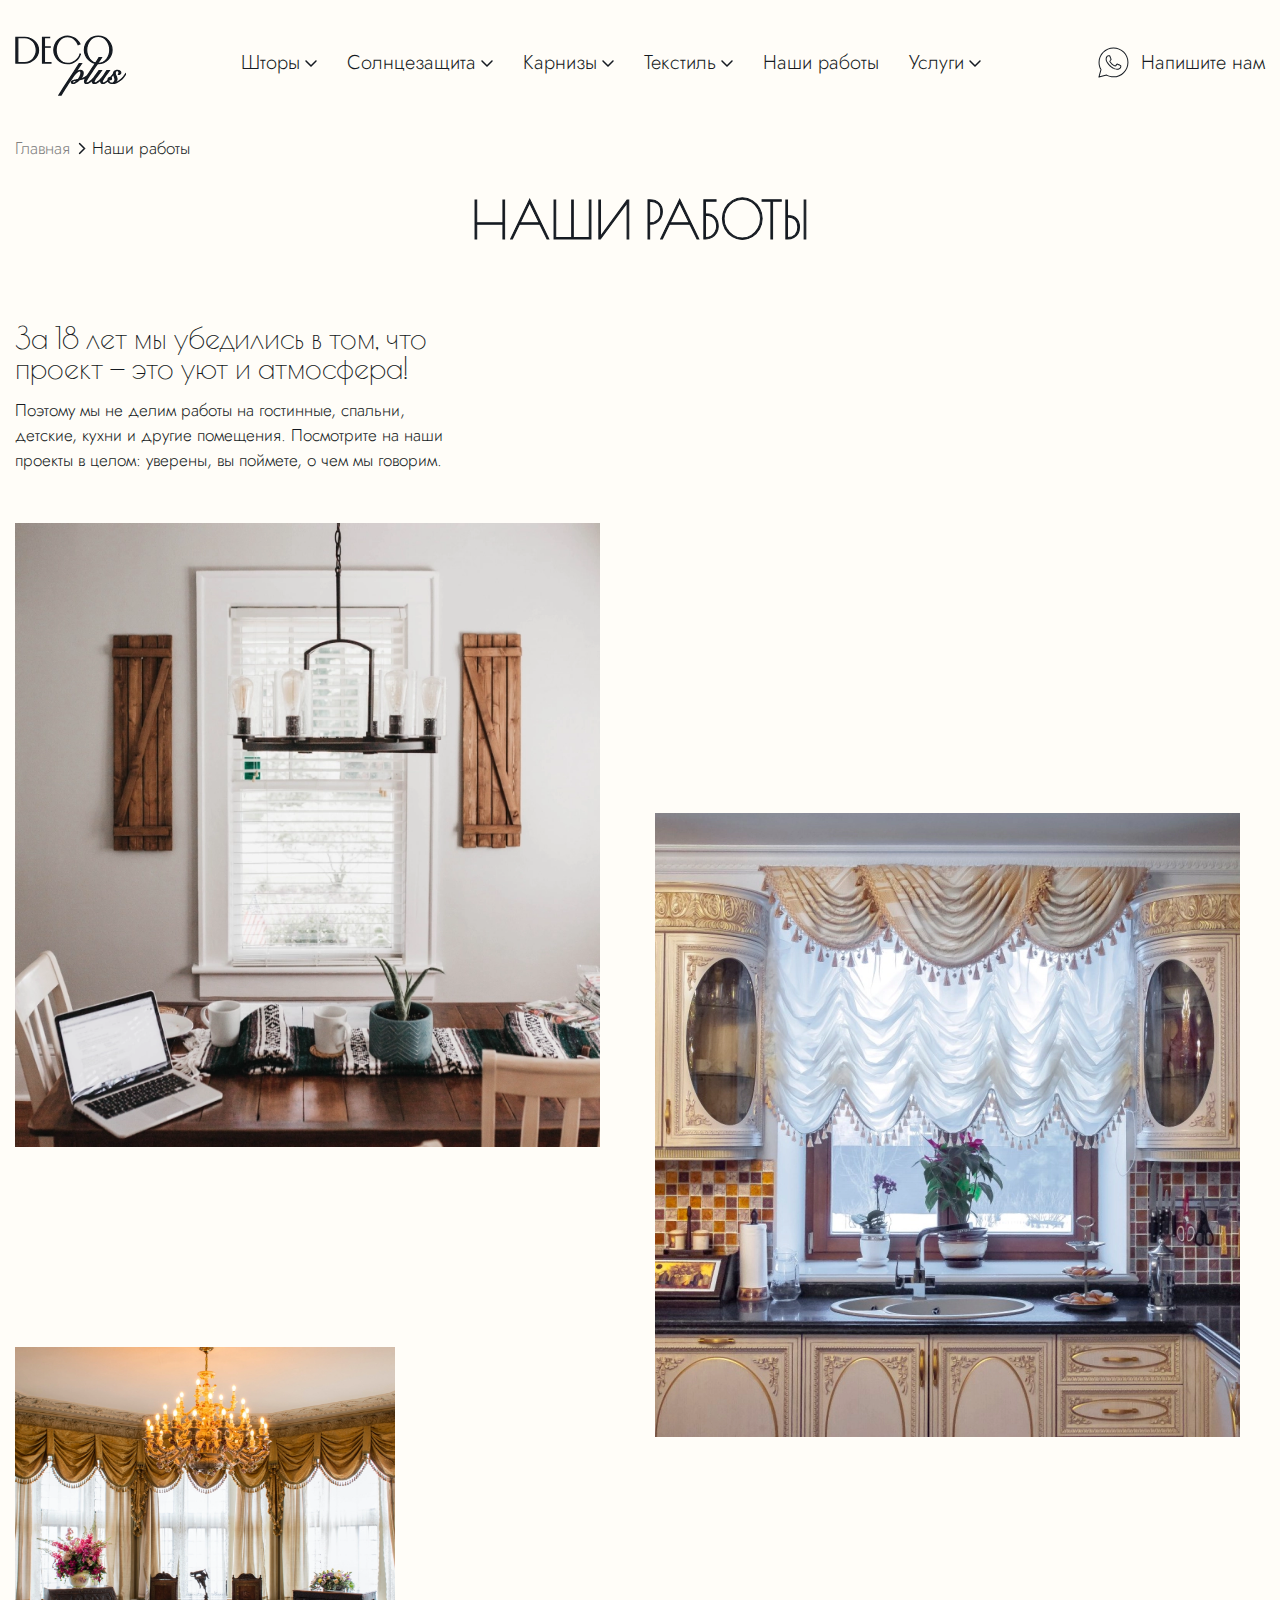
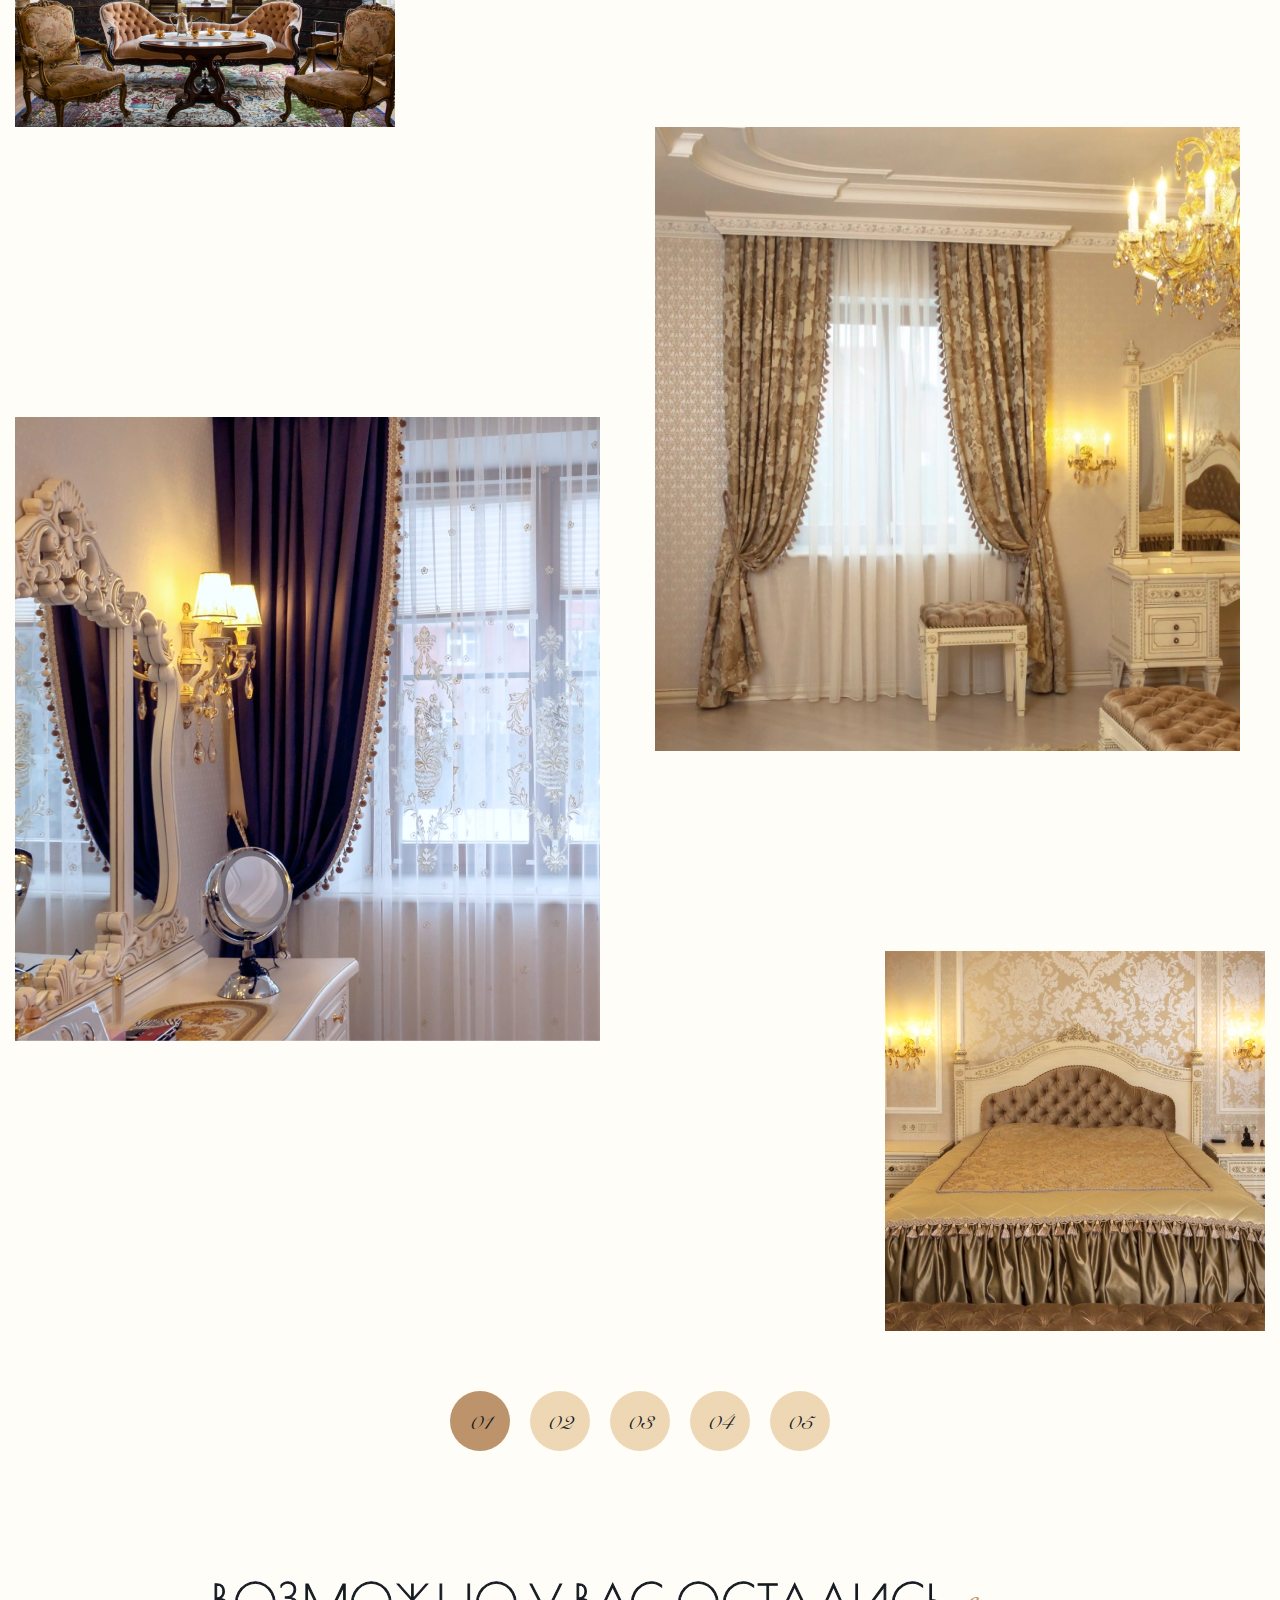
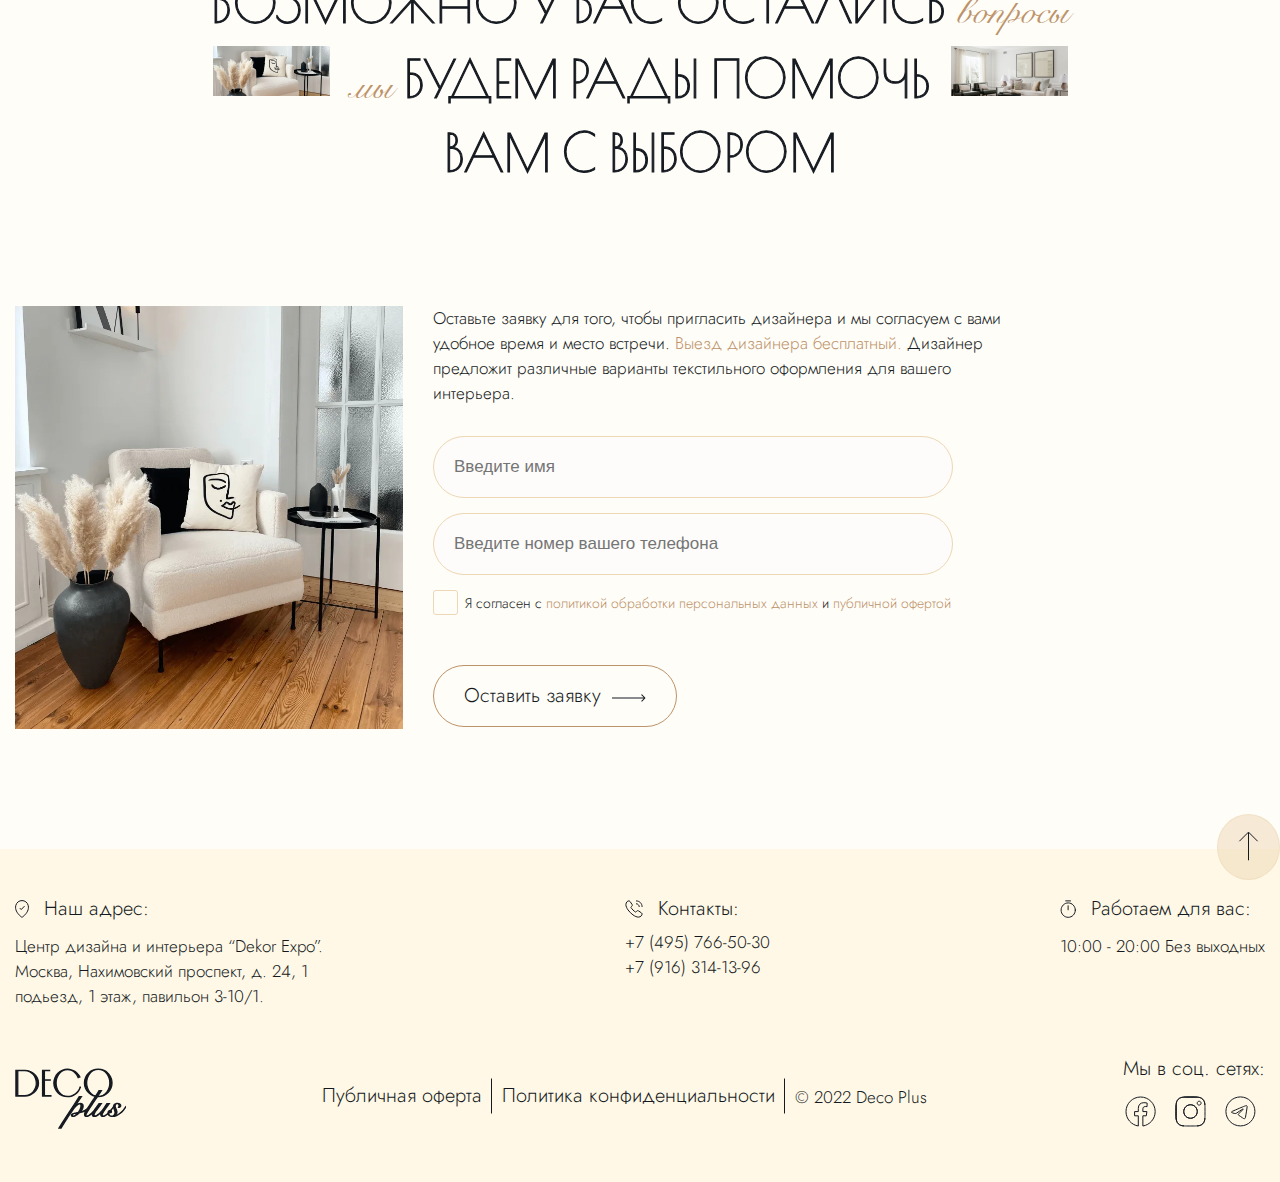
<file: work.html>
<!DOCTYPE html>
<html lang="ru">
  <head>
    <meta charset="UTF-8" />
    <meta http-equiv="X-UA-Compatible" content="IE=edge" />
    <meta name="viewport" content="width=device-width, initial-scale=1.0" />
    <title>Наши работы</title>
    <link rel="stylesheet" href="css/style.css" />
    <link rel="icon" href="img/icons/favicon.png" />
    <!-- <script defer src="js/carrousel.js"></script> -->
    <!-- <script defer src="https://unpkg.com/swiper@8/swiper-bundle.min.js"></script> -->
    <script defer src="js/popups.js"></script>
    <!-- <script defer src="js/slider.js"></script> -->
    <!-- <script defer src="js/qustion.js"></script> -->
    <script defer src="js/email-secondary.js"></script>
    <script defer src="js/work.js"></script>
    <script defer src="js/main.js"></script>
  </head>
  <body>
    <div class="wrapper">
      <header class="header">
        <!-- header 3.3 -->
        <div class="header__wrapper">
          <div class="header__burger">
            <span></span>
            <span></span>
            <span></span>
            <span></span>
          </div>
          <div class="header__container">
            <a href="index.html" class="header__logo">
              <img src="img/icons/logo.svg" alt="logo" />
              <img src="img/icons/brownLogo.svg" alt="logo" />
            </a>
            <nav class="header__menu menu">
              <div class="menu__body">
                <div class="menu__images">
                  <img src="img/header/1.png" alt="подушка" />
                  <img src="img/header/2.png" alt="шторы" />
                  <img src="img/header/3.png" alt="шторы" />
                </div>
                <ul class="menu__list">
                  <li class="menu__item">
                    <a href="curtains.html" class="menu__link">Шторы</a>
                    <span>
                      <svg
                        width="12"
                        height="8"
                        viewBox="0 0 12 8"
                        fill="none"
                        xmlns="http://www.w3.org/2000/svg"
                      >
                        <path
                          d="M1.53033 0.46967C1.23744 0.176777 0.762563 0.176777 0.46967 0.46967C0.176777 0.762563 0.176777 1.23744 0.46967 1.53033L1.53033 0.46967ZM6 6L5.46967 6.53033L6 7.06066L6.53033 6.53033L6 6ZM11.5303 1.53033C11.8232 1.23744 11.8232 0.762563 11.5303 0.46967C11.2374 0.176777 10.7626 0.176777 10.4697 0.46967L11.5303 1.53033ZM0.46967 1.53033L5.46967 6.53033L6.53033 5.46967L1.53033 0.46967L0.46967 1.53033ZM6.53033 6.53033L11.5303 1.53033L10.4697 0.46967L5.46967 5.46967L6.53033 6.53033Z"
                          fill="#151A21"
                        />
                      </svg>
                    </span>
                    <ul class="sub-menu__list">
                      <li>
                        <a href="curtains.html" class="sub-menu__link">Тюль</a>
                      </li>
                      <li>
                        <a href="curtains.html" class="sub-menu__link">Римские</a>
                      </li>
                      <li>
                        <a href="curtains.html" class="sub-menu__link">Портьеры</a>
                      </li>
                      <li>
                        <a href="curtains.html" class="sub-menu__link">На кулиске</a>
                      </li>
                      <li>
                        <a href="curtains.html" class="sub-menu__link">На бретелях</a>
                      </li>
                      <li>
                        <a href="curtains.html" class="sub-menu__link">На люверсах</a>
                      </li>
                      <li>
                        <a href="curtains.html" class="sub-menu__link">Лондонские</a>
                      </li>
                      <li>
                        <a href="curtains.html" class="sub-menu__link">Австрийские</a>
                      </li>
                      <li>
                        <a href="curtains.html" class="sub-menu__link">Французские</a>
                      </li>
                      <li>
                        <a href="curtains.html" class="sub-menu__link">Ламбрекены</a>
                      </li>
                      <li>
                        <a href="curtains.html" class="sub-menu__link">Японсике панели</a>
                      </li>
                    </ul>
                  </li>
                  <li class="menu__item">
                    <a href="defense.html" class="menu__link">Солнцезащита</a>
                    <span>
                      <svg
                        width="12"
                        height="8"
                        viewBox="0 0 12 8"
                        fill="none"
                        xmlns="http://www.w3.org/2000/svg"
                      >
                        <path
                          d="M1.53033 0.46967C1.23744 0.176777 0.762563 0.176777 0.46967 0.46967C0.176777 0.762563 0.176777 1.23744 0.46967 1.53033L1.53033 0.46967ZM6 6L5.46967 6.53033L6 7.06066L6.53033 6.53033L6 6ZM11.5303 1.53033C11.8232 1.23744 11.8232 0.762563 11.5303 0.46967C11.2374 0.176777 10.7626 0.176777 10.4697 0.46967L11.5303 1.53033ZM0.46967 1.53033L5.46967 6.53033L6.53033 5.46967L1.53033 0.46967L0.46967 1.53033ZM6.53033 6.53033L11.5303 1.53033L10.4697 0.46967L5.46967 5.46967L6.53033 6.53033Z"
                          fill="#151A21"
                        />
                      </svg>
                    </span>
                    <ul class="sub-menu__list">
                      <li>
                        <a href="defense.html" class="sub-menu__link">Рулонные шторы</a>
                      </li>
                      <li>
                        <a href="defense.html" class="sub-menu__link">Шторы-плиссе</a>
                      </li>
                      <li>
                        <a href="defense.html" class="sub-menu__link">Жалюзи</a>
                      </li>
                    </ul>
                  </li>
                  <li class="menu__item">
                    <a href="curtain.html" class="menu__link">Карнизы</a>
                    <span>
                      <svg
                        width="12"
                        height="8"
                        viewBox="0 0 12 8"
                        fill="none"
                        xmlns="http://www.w3.org/2000/svg"
                      >
                        <path
                          d="M1.53033 0.46967C1.23744 0.176777 0.762563 0.176777 0.46967 0.46967C0.176777 0.762563 0.176777 1.23744 0.46967 1.53033L1.53033 0.46967ZM6 6L5.46967 6.53033L6 7.06066L6.53033 6.53033L6 6ZM11.5303 1.53033C11.8232 1.23744 11.8232 0.762563 11.5303 0.46967C11.2374 0.176777 10.7626 0.176777 10.4697 0.46967L11.5303 1.53033ZM0.46967 1.53033L5.46967 6.53033L6.53033 5.46967L1.53033 0.46967L0.46967 1.53033ZM6.53033 6.53033L11.5303 1.53033L10.4697 0.46967L5.46967 5.46967L6.53033 6.53033Z"
                          fill="#151A21"
                        />
                      </svg>
                    </span>
                    <ul class="sub-menu__list">
                      <li>
                        <a href="curtain.html" class="sub-menu__link">Профильные</a>
                      </li>
                      <li>
                        <a href="curtain.html" class="sub-menu__link">Декоративные</a>
                      </li>
                      <li>
                        <a href="curtain.html" class="sub-menu__link">Электро-карнизы</a>
                      </li>
                    </ul>
                  </li>
                  <li class="menu__item">
                    <a href="textile.html" class="menu__link">Текстиль</a>
                    <span>
                      <svg
                        width="12"
                        height="8"
                        viewBox="0 0 12 8"
                        fill="none"
                        xmlns="http://www.w3.org/2000/svg"
                      >
                        <path
                          d="M1.53033 0.46967C1.23744 0.176777 0.762563 0.176777 0.46967 0.46967C0.176777 0.762563 0.176777 1.23744 0.46967 1.53033L1.53033 0.46967ZM6 6L5.46967 6.53033L6 7.06066L6.53033 6.53033L6 6ZM11.5303 1.53033C11.8232 1.23744 11.8232 0.762563 11.5303 0.46967C11.2374 0.176777 10.7626 0.176777 10.4697 0.46967L11.5303 1.53033ZM0.46967 1.53033L5.46967 6.53033L6.53033 5.46967L1.53033 0.46967L0.46967 1.53033ZM6.53033 6.53033L11.5303 1.53033L10.4697 0.46967L5.46967 5.46967L6.53033 6.53033Z"
                          fill="#151A21"
                        />
                      </svg>
                    </span>
                    <ul class="sub-menu__list sub-menu__list_big">
                      <li>
                        <a href="textile.html" class="sub-menu__link">Покрывала</a>
                      </li>
                      <li>
                        <a href="textile.html" class="sub-menu__link">Декоративные подушки</a>
                      </li>
                      <li>
                        <a href="textile.html" class="sub-menu__link">Чехлы на диванные подушки</a>
                      </li>
                      <li>
                        <a href="textile.html" class="sub-menu__link">Скатерти</a>
                      </li>
                    </ul>
                  </li>
                  <li class="menu__item">
                    <a href="work.html" class="menu__link">Наши работы</a>
                  </li>
                  <li class="menu__item">
                    <a href="services.html" class="menu__link">Услуги</a>
                    <span>
                      <svg
                        width="12"
                        height="8"
                        viewBox="0 0 12 8"
                        fill="none"
                        xmlns="http://www.w3.org/2000/svg"
                      >
                        <path
                          d="M1.53033 0.46967C1.23744 0.176777 0.762563 0.176777 0.46967 0.46967C0.176777 0.762563 0.176777 1.23744 0.46967 1.53033L1.53033 0.46967ZM6 6L5.46967 6.53033L6 7.06066L6.53033 6.53033L6 6ZM11.5303 1.53033C11.8232 1.23744 11.8232 0.762563 11.5303 0.46967C11.2374 0.176777 10.7626 0.176777 10.4697 0.46967L11.5303 1.53033ZM0.46967 1.53033L5.46967 6.53033L6.53033 5.46967L1.53033 0.46967L0.46967 1.53033ZM6.53033 6.53033L11.5303 1.53033L10.4697 0.46967L5.46967 5.46967L6.53033 6.53033Z"
                          fill="#151A21"
                        />
                      </svg>
                    </span>
                    <ul class="sub-menu__list sub-menu__list_midle">
                      <li>
                        <a href="services.html" class="sub-menu__link">Дизайн штор</a>
                      </li>
                      <li>
                        <a href="services.html" class="sub-menu__link">Пошив</a>
                      </li>
                      <li>
                        <a href="services.html" class="sub-menu__link">Замеры</a>
                      </li>
                      <li>
                        <a href="services.html" class="sub-menu__link">Монтаж карнизов</a>
                      </li>
                      <li>
                        <a href="services.html" class="sub-menu__link">Навеска штор</a>
                      </li>
                      <li>
                        <a href="services.html" class="sub-menu__link">Выезд дизайнера</a>
                      </li>
                    </ul>
                  </li>
                </ul>
              </div>
            </nav>
            <a href="" class="header__whatsapp">
              <svg
                width="35"
                height="35"
                viewBox="0 0 35 35"
                fill="none"
                xmlns="http://www.w3.org/2000/svg"
              >
                <path
                  d="M2.91797 32.0827L2.43588 31.9501C2.38846 32.1224 2.43667 32.307 2.56233 32.4341C2.68798 32.5613 2.87196 32.6117 3.04488 32.5663L2.91797 32.0827ZM4.97644 24.6002L5.45853 24.7328C5.49397 24.604 5.47637 24.4663 5.40966 24.3505L4.97644 24.6002ZM3.05066 17.3822L3.55066 17.3828L3.55066 17.3812L3.05066 17.3822ZM27.7187 7.15014L27.3651 7.50364L27.366 7.50461L27.7187 7.15014ZM31.9528 17.3822L31.4528 17.3805V17.3822H31.9528ZM10.5918 30.069L10.8321 29.6306C10.72 29.5691 10.5886 29.5529 10.4649 29.5854L10.5918 30.069ZM13.885 11.3257L13.4271 11.5265L13.429 11.5308L13.885 11.3257ZM13.0768 10.7079L13.0436 11.2068C13.0547 11.2075 13.0657 11.2079 13.0768 11.2079V10.7079ZM11.4009 11.149L11.7684 11.4881L11.7692 11.4872L11.4009 11.149ZM11.6068 17.8966L12.0073 17.5973L12.0066 17.5963L11.6068 17.8966ZM17.7813 23.3508L17.5972 23.8156L17.5979 23.8159L17.7813 23.3508ZM22.118 24.2469L22.0629 23.7499L22.0623 23.75L22.118 24.2469ZM24.5582 22.527L25.0284 22.6971L25.03 22.6926L24.5582 22.527ZM24.7641 20.8072L25.1935 20.5511L25.1928 20.55L24.7641 20.8072ZM24.0731 20.3807L24.3116 19.9412C24.304 19.9371 24.2964 19.9332 24.2886 19.9295L24.0731 20.3807ZM21.6036 19.2045L21.7686 18.7325L21.7671 18.732L21.6036 19.2045ZM20.7945 19.3812L20.3786 19.1035L20.3732 19.1118L20.7945 19.3812ZM19.6485 20.7926L19.2831 20.4513C19.2797 20.4549 19.2763 20.4587 19.273 20.4624L19.6485 20.7926ZM18.8687 20.8804L19.0924 20.4332L19.0847 20.4295L18.8687 20.8804ZM15.9581 19.0874L16.2912 18.7145L16.2907 18.714L15.9581 19.0874ZM13.9436 16.5886L13.5068 16.832C13.511 16.8394 13.5153 16.8467 13.5197 16.8539L13.9436 16.5886ZM14.1056 15.8527L14.4448 16.2201C14.4493 16.2159 14.4538 16.2116 14.4582 16.2072L14.1056 15.8527ZM14.6501 15.2212L15.0296 15.5467L15.0311 15.545L14.6501 15.2212ZM15.0172 14.618L15.4527 14.8637C15.4569 14.8562 15.4609 14.8486 15.4647 14.841L15.0172 14.618ZM14.9879 13.9864L15.4351 13.7628C15.4323 13.7572 15.4294 13.7517 15.4264 13.7462L14.9879 13.9864ZM3.40006 32.2153L5.45853 24.7328L4.49435 24.4675L2.43588 31.9501L3.40006 32.2153ZM5.40966 24.3505C4.18871 22.2316 3.54753 19.8284 3.55066 17.3828L2.55066 17.3815C2.5473 20.0028 3.23455 22.5786 4.54321 24.8498L5.40966 24.3505ZM3.55066 17.3812C3.53652 9.6748 9.79534 3.41602 17.4867 3.41602V2.41602C9.24271 2.41602 2.53551 9.12326 2.55066 17.3831L3.55066 17.3812ZM17.4867 3.41602C21.2215 3.41602 24.7252 4.8629 27.3651 7.50363L28.0723 6.79664C25.2442 3.96766 21.4859 2.41602 17.4867 2.41602V3.41602ZM27.366 7.50461C28.6667 8.79854 29.6977 10.3377 30.3992 12.033L31.3232 11.6506C30.5711 9.8331 29.4658 8.18291 28.0713 6.79567L27.366 7.50461ZM30.3992 12.033C31.1007 13.7282 31.4588 15.5459 31.4528 17.3805L32.4528 17.3838C32.4593 15.4168 32.0753 13.4681 31.3232 11.6506L30.3992 12.033ZM31.4528 17.3822C31.4528 25.0736 25.1937 31.3328 17.5013 31.3328V32.3328C25.7459 32.3328 32.4528 25.626 32.4528 17.3822H31.4528ZM17.5013 31.3328C15.1592 31.3328 12.875 30.7505 10.8321 29.6306L10.3514 30.5075C12.5427 31.7088 14.9924 32.3328 17.5013 32.3328V31.3328ZM10.4649 29.5854L2.79106 31.5991L3.04488 32.5663L10.7187 30.5526L10.4649 29.5854ZM14.3429 11.1248C14.1857 10.7666 13.9875 10.508 13.7242 10.3569C13.4621 10.2065 13.2069 10.2079 13.0768 10.2079V11.2079C13.1965 11.2079 13.2131 11.2166 13.2265 11.2242C13.2388 11.2313 13.3197 11.2816 13.4271 11.5265L14.3429 11.1248ZM13.1099 10.209C12.8697 10.193 12.6163 10.1932 12.3702 10.1932V11.1932C12.6239 11.1932 12.8427 11.1934 13.0436 11.2068L13.1099 10.209ZM12.3702 10.1932C12.0226 10.1932 11.4817 10.3216 11.0325 10.8109L11.7692 11.4872C11.9955 11.2406 12.2491 11.1932 12.3702 11.1932V10.1932ZM11.0334 10.81C10.6901 11.182 9.63683 12.1757 9.63683 14.1622H10.6368C10.6368 12.5919 11.4343 11.8501 11.7684 11.4881L11.0334 10.81ZM9.63683 14.1622C9.63683 15.1641 9.99795 16.1207 10.3595 16.8344C10.7247 17.5551 11.1127 18.0713 11.207 18.1968L12.0066 17.5963C11.9242 17.4866 11.5773 17.0252 11.2516 16.3824C10.9224 15.7326 10.6368 14.9396 10.6368 14.1622H9.63683ZM11.2063 18.1959C11.2054 18.1946 11.2081 18.1984 11.2174 18.2119C11.2258 18.2241 11.2365 18.2399 11.2503 18.2603C11.2773 18.3004 11.3141 18.3551 11.3588 18.4206C11.4486 18.5522 11.5715 18.729 11.7257 18.9391C12.0339 19.3589 12.4674 19.9119 13.014 20.5047C14.102 21.6849 15.6617 23.0489 17.5972 23.8156L17.9655 22.8859C14.4527 21.4943 12.2209 17.883 12.0073 17.5973L11.2063 18.1959ZM17.5979 23.8159C19.1419 24.4247 20.104 24.6839 20.7818 24.7743C21.4771 24.867 21.872 24.7776 22.1736 24.7438L22.0623 23.75C21.7022 23.7903 21.4573 23.8555 20.914 23.783C20.3532 23.7082 19.4778 23.4823 17.9647 22.8856L17.5979 23.8159ZM22.1731 24.7438C22.6124 24.6952 23.221 24.4339 23.7406 24.1C24.2524 23.7711 24.8161 23.284 25.0284 22.6971L24.088 22.357C23.9918 22.6231 23.6659 22.9593 23.1999 23.2588C22.7417 23.5532 22.2845 23.7254 22.0629 23.7499L22.1731 24.7438ZM25.03 22.6926C25.1914 22.2324 25.2734 21.7976 25.3025 21.4501C25.3171 21.2768 25.3191 21.1176 25.3089 20.9826C25.3038 20.9153 25.2952 20.847 25.281 20.7822C25.2685 20.7251 25.2447 20.637 25.1935 20.5511L24.3347 21.0633C24.3054 21.0143 24.3009 20.9814 24.3041 20.9959C24.3056 21.0027 24.3091 21.0226 24.3117 21.058C24.3171 21.1284 24.3172 21.2329 24.306 21.3665C24.2837 21.6327 24.2188 21.9841 24.0864 22.3615L25.03 22.6926ZM25.1928 20.55C25.0724 20.3492 24.8746 20.236 24.7578 20.1721C24.6897 20.1348 24.6135 20.0967 24.5423 20.0609C24.4683 20.0236 24.3924 19.9851 24.3116 19.9412L23.8345 20.8201C23.9299 20.8719 24.0175 20.9162 24.0924 20.9539C24.1701 20.9931 24.2282 21.0222 24.2778 21.0494C24.3276 21.0766 24.3521 21.093 24.3633 21.1016C24.3738 21.1097 24.3557 21.0984 24.3354 21.0644L25.1928 20.55ZM24.2886 19.9295C24.1052 19.8419 23.5834 19.5828 23.0457 19.3213C22.5338 19.0724 21.9727 18.8039 21.7686 18.7325L21.4386 19.6765C21.5722 19.7232 22.0619 19.9549 22.6084 20.2206C23.1289 20.4738 23.673 20.7437 23.8575 20.8318L24.2886 19.9295ZM21.7671 18.732C21.6159 18.6797 21.3654 18.5904 21.1041 18.6199C20.7846 18.656 20.5507 18.8458 20.3786 19.1036L21.2104 19.6588C21.2453 19.6064 21.2633 19.5953 21.259 19.5982C21.2498 19.6047 21.2324 19.6118 21.2164 19.6136C21.2071 19.6146 21.2161 19.6116 21.2579 19.621C21.3013 19.6307 21.3562 19.648 21.4401 19.677L21.7671 18.732ZM20.3732 19.1118C20.1638 19.4395 19.4988 20.2203 19.2831 20.4513L20.0139 21.1339C20.2377 20.8943 20.9548 20.0587 21.2158 19.6505L20.3732 19.1118ZM19.273 20.4624C19.2598 20.4774 19.2497 20.4872 19.2426 20.4933C19.2356 20.4994 19.2321 20.5015 19.2322 20.5014C19.2348 20.4999 19.2442 20.4956 19.2553 20.4943C19.2642 20.4933 19.2589 20.496 19.232 20.4893C19.2037 20.4822 19.1587 20.4664 19.0923 20.4332L18.6451 21.3277C18.8587 21.4344 19.1064 21.5187 19.3718 21.4875C19.6565 21.4542 19.8677 21.3005 20.024 21.1227L19.273 20.4624ZM19.0847 20.4295C18.6811 20.2362 17.6061 19.8892 16.2912 18.7145L15.625 19.4602C17.0743 20.755 18.3223 21.1731 18.6528 21.3314L19.0847 20.4295ZM16.2907 18.714C15.2772 17.8111 14.5904 16.6796 14.3674 16.3233L13.5197 16.8539C13.7379 17.2024 14.4918 18.4507 15.6255 19.4607L16.2907 18.714ZM14.3803 16.3452C14.3523 16.295 14.3508 16.2747 14.3513 16.2791C14.3524 16.2875 14.3515 16.3042 14.3457 16.3201C14.3415 16.3317 14.3395 16.329 14.3558 16.3094C14.3734 16.2881 14.3995 16.2619 14.4448 16.2201L13.7664 15.4854C13.6759 15.5689 13.4948 15.7344 13.4061 15.9778C13.3026 16.2621 13.3521 16.5543 13.5068 16.832L14.3803 16.3452ZM14.4582 16.2072C14.638 16.0283 14.8812 15.7198 15.0296 15.5467L14.2706 14.8956C14.0658 15.1344 13.8971 15.3549 13.753 15.4983L14.4582 16.2072ZM15.0311 15.545C15.2481 15.2896 15.355 15.0369 15.4527 14.8637L14.5817 14.3723C14.414 14.6696 14.4037 14.7391 14.2691 14.8973L15.0311 15.545ZM15.4647 14.841C15.6823 14.4041 15.5558 14.0043 15.4351 13.7628L14.5407 14.21C14.5683 14.2653 14.5793 14.3046 14.5821 14.3312C14.5841 14.3513 14.5826 14.3691 14.5696 14.3951L15.4647 14.841ZM15.4264 13.7462C15.4294 13.7517 15.4188 13.7306 15.3881 13.6587C15.3616 13.5966 15.3272 13.5138 15.2864 13.4141C15.2047 13.2148 15.1007 12.9566 14.9883 12.6782C14.7656 12.1269 14.5079 11.4916 14.341 11.1206L13.429 11.5308C13.5861 11.88 13.8354 12.4942 14.061 13.0527C14.1727 13.3292 14.2781 13.5909 14.361 13.7932C14.4361 13.9764 14.5098 14.1544 14.5494 14.2267L15.4264 13.7462Z"
                  fill="#151A21"
                />
              </svg>
              <p>Напишите нам</p>
            </a>
          </div>
        </div>
      </header>
      <main class="main">
        <section class="work">
          <div class="work__container">
            <div class="public__navation navigation">
              <a href="index.html" class="navigation__item">Главная</a>
              <div class="navigation__arrow">
                <svg
                  width="12"
                  height="8"
                  viewBox="0 0 12 8"
                  fill="none"
                  xmlns="http://www.w3.org/2000/svg"
                >
                  <path
                    d="M1.53033 0.46967C1.23744 0.176777 0.762563 0.176777 0.46967 0.46967C0.176777 0.762563 0.176777 1.23744 0.46967 1.53033L1.53033 0.46967ZM6 6L5.46967 6.53033L6 7.06066L6.53033 6.53033L6 6ZM11.5303 1.53033C11.8232 1.23744 11.8232 0.762563 11.5303 0.46967C11.2374 0.176777 10.7626 0.176777 10.4697 0.46967L11.5303 1.53033ZM0.46967 1.53033L5.46967 6.53033L6.53033 5.46967L1.53033 0.46967L0.46967 1.53033ZM6.53033 6.53033L11.5303 1.53033L10.4697 0.46967L5.46967 5.46967L6.53033 6.53033Z"
                    fill="#151A21"
                  />
                </svg>
              </div>
              <div class="navigation__item active">Наши работы</div>
            </div>
            <h2 class="work__title _title">наши работы</h2>
            <div class="work__content">
              <div class="work__name _name">
                За 18 лет мы убедились в том, что проект — это уют и атмосфера!
              </div>
              <div class="work__text _text">
                Поэтому мы не делим работы на гостинные, спальни, детские, кухни и другие помещения.
                Посмотрите на наши проекты в целом: уверены, вы поймете, о чем мы говорим.
              </div>
            </div>
            <div class="work__body">
              <div class="work__items active">
                <div class="work__item">
                  <div class="work__subitem">
                    <div class="work__big">
                      <img class="pc" src="img/work/1.webp" alt="" />
                    </div>
                    <div class="work__small">
                      <img class="pc" src="img/work/2.webp" alt="" />
                    </div>
                  </div>
                  <div class="work__subitem">
                    <div class="work__big">
                      <img class="pc" src="img/work/3.webp" alt="" />
                    </div>
                  </div>
                </div>
                <div class="work__item">
                  <div class="work__subitem">
                    <div class="work__big">
                      <img class="pc" src="img/work/4.webp" alt="" />
                    </div>
                  </div>
                  <div class="work__subitem">
                    <div class="work__big">
                      <img class="pc" src="img/work/5.webp" alt="" />
                    </div>
                    <div class="work__smallright">
                      <div class="work__small">
                        <img class="pc" src="img/work/6.webp" alt="" />
                      </div>
                    </div>
                  </div>
                </div>
              </div>
              <div class="work__items">
                <div class="work__item">
                  <div class="work__subitem">
                    <div class="work__big">
                      <img class="pc" src="img/work/7.webp" alt="" />
                    </div>
                    <div class="work__small">
                      <img class="pc" src="img/work/8.webp" alt="" />
                    </div>
                  </div>
                  <div class="work__subitem">
                    <div class="work__big">
                      <img class="pc" src="img/work/9.webp" alt="" />
                    </div>
                  </div>
                </div>
                <div class="work__item">
                  <div class="work__subitem">
                    <div class="work__big">
                      <img class="pc" src="img/work/10.webp" alt="" />
                    </div>
                  </div>
                  <div class="work__subitem">
                    <div class="work__big">
                      <img class="pc" src="img/work/11.webp" alt="" />
                    </div>
                    <div class="work__smallright">
                      <div class="work__small">
                        <img class="pc" src="img/work/12.webp" alt="" />
                      </div>
                    </div>
                  </div>
                </div>
              </div>
              <div class="work__items">
                <div class="work__item">
                  <div class="work__subitem">
                    <div class="work__big">
                      <img class="pc" src="img/work/13.webp" alt="" />
                    </div>
                    <div class="work__small">
                      <img class="pc" src="img/work/14.webp" alt="" />
                    </div>
                  </div>
                  <div class="work__subitem">
                    <div class="work__big">
                      <img class="pc" src="img/work/15.webp" alt="" />
                    </div>
                  </div>
                </div>
                <div class="work__item">
                  <div class="work__subitem">
                    <div class="work__big">
                      <img class="pc" src="img/work/16.webp" alt="" />
                    </div>
                  </div>
                  <div class="work__subitem">
                    <div class="work__big">
                      <img class="pc" src="img/work/17.webp" alt="" />
                    </div>
                    <div class="work__smallright">
                      <div class="work__small">
                        <img class="pc" src="img/work/18.webp" alt="" />
                      </div>
                    </div>
                  </div>
                </div>
              </div>
              <div class="work__items">
                <div class="work__item">
                  <div class="work__subitem">
                    <div class="work__big">
                      <img class="pc" src="img/work/19.webp" alt="" />
                    </div>
                    <div class="work__small">
                      <img class="pc" src="img/work/20.webp" alt="" />
                    </div>
                  </div>
                  <div class="work__subitem">
                    <div class="work__big">
                      <img class="pc" src="img/work/21.webp" alt="" />
                    </div>
                  </div>
                </div>
                <div class="work__item">
                  <div class="work__subitem">
                    <div class="work__big">
                      <img class="pc" src="img/work/22.webp" alt="" />
                    </div>
                  </div>
                  <div class="work__subitem">
                    <div class="work__big">
                      <img class="pc" src="img/work/23.webp" alt="" />
                    </div>
                    <div class="work__smallright">
                      <div class="work__small">
                        <img class="pc" src="img/work/24.webp" alt="" />
                      </div>
                    </div>
                  </div>
                </div>
              </div>
              <div class="work__items">
                <div class="work__item">
                  <div class="work__subitem">
                    <div class="work__big">
                      <img class="pc" src="img/work/25.webp" alt="" />
                    </div>
                    <div class="work__small">
                      <img class="pc" src="img/work/26.webp" alt="" />
                    </div>
                  </div>
                  <div class="work__subitem">
                    <div class="work__big">
                      <img class="pc" src="img/work/27.webp" alt="" />
                    </div>
                  </div>
                </div>
                <div class="work__item">
                  <div class="work__subitem">
                    <div class="work__big">
                      <img class="pc" src="img/work/28.webp" alt="" />
                    </div>
                  </div>
                  <div class="work__subitem">
                    <div class="work__big">
                      <img class="pc" src="img/work/29.webp" alt="" />
                    </div>
                    <div class="work__smallright">
                      <div class="work__small">
                        <img class="pc" src="img/work/23.webp" alt="" />
                      </div>
                    </div>
                  </div>
                </div>
              </div>
              <div class="work__items">
                <div class="work__item">
                  <div class="work__subitem">
                    <div class="work__big">
                      <img class="pc" src="img/work/30.webp" alt="" />
                    </div>
                    <div class="work__small">
                      <img class="pc" src="img/work/31.webp" alt="" />
                    </div>
                  </div>
                  <div class="work__subitem">
                    <div class="work__big">
                      <img class="pc" src="img/work/32.webp" alt="" />
                    </div>
                  </div>
                </div>
                <div class="work__item">
                  <div class="work__subitem">
                    <div class="work__big">
                      <img class="pc" src="img/work/33.webp" alt="" />
                    </div>
                  </div>
                  <div class="work__subitem">
                    <div class="work__big">
                      <img class="pc" src="img/work/34.webp" alt="" />
                    </div>
                    <div class="work__smallright">
                      <div class="work__small">
                        <img class="pc" src="img/work/35.webp" alt="" />
                      </div>
                    </div>
                  </div>
                </div>
              </div>
            </div>
            <div class="work__paginations">
              <div class="work__pagination active">01</div>
              <div class="work__pagination">02</div>
              <div class="work__pagination">03</div>
              <div class="work__pagination">04</div>
              <div class="work__pagination">05</div>
              <div class="work__pagination none">06</div>
            </div>
          </div>
        </section>

        <section class="textpic">
          <div class="textpic__container textpic__pc">
            <div class="textpic__title">
              <h2 class="">
                возможно у вас остались <span class="textpic__russnel">вопросы</span>
              </h2>
              <div class="textpic__center">
                <img src="img/textpic/1.png" alt="" />
                <p class=""><span class="textpic__russnel">мы</span> будем рады помочь</p>
                <img src="img/textpic/2.png" alt="" />
              </div>
              <p>Вам с выбором</p>
            </div>
          </div>
          <div class="textpic__container textpic__modile">
            <div class="textpic__modile__right">
              возможно <span class="textpic__russnel_mob">у вас</span>
            </div>
            <div class="textpic__modile__left">
              <p>остались</p>
              <img src="img/textpic/2.png" alt="" />
            </div>
            <div class="textpic__modile__right">
              <span class="textpic__russnel_mob">вопросы</span> мы будем
            </div>
            <div class="textpic__modile__left">
              <p style="margin-right: 10px">рады помочь</p>
              <span class="textpic__russnel_mob">вам</span>
            </div>
            <div class="textpic__modile__left">
              <img src="img/textpic/1.png" alt="" />
              <p>с выбором</p>
            </div>
          </div>
        </section>
        <section class="invite">
          <div class="invite__container">
            <div class="invite__body pattern">
              <div class="pattern__left">
                <div class="pattern__img">
                  <img src="img/pattern/pattern.webp" alt="" />
                </div>
              </div>
              <div class="pattern__right">
                <div class="pattern__text _text">
                  Оставьте заявку для того, чтобы пригласить дизайнера и мы согласуем с вами удобное
                  время и место встречи. <span>Выезд дизайнера бесплатный.</span> Дизайнер предложит
                  различные варианты текстильного оформления для вашего интерьера.
                </div>
                <form class="request-popup__form">
                  <div class="request-popup__item _item-input">
                    <input
                      class="request-popup__input _input name-input"
                      type="text"
                      placeholder="Введите имя"
                    />
                    <div class="request-popup__placeholder _placeholder">Введите имя</div>
                  </div>
                  <div class="request-popup__item _item-input">
                    <input
                      class="request-popup__input _input number-input"
                      type="tel"
                      placeholder="Введите номер вашего телефона"
                      data-tel-input
                    />
                    <div class="request-popup__placeholder _placeholder">
                      Введите номер вашего телефона
                    </div>
                  </div>
                  <label class="request-popup__check _label-wallet">
                    <input class="_checkbox-wallet" type="checkbox" />
                    <span class="_fake-wallet"></span>
                    <span class="_wallet-chectext"
                      >Я согласен с
                      <a target="_blank" href="conditi.html" class="_link"
                        >политикой обработки персональных данных</a
                      >
                      и
                      <a target="_blank" href="public.html" class="_link"
                        >публичной офертой</a
                      ></span
                    >
                    <div class="request-popup__error _error-form">
                      Пожалуйста введите имя и номер телефона
                    </div>
                  </label>
                  <div class="pattern__btns">
                    <div class="_btn btn-form">
                      Оставить заявку
                      <svg
                        width="34"
                        height="8"
                        viewBox="0 0 34 8"
                        fill="none"
                        xmlns="http://www.w3.org/2000/svg"
                      >
                        <path
                          d="M33.3536 4.35355C33.5488 4.15829 33.5488 3.84171 33.3536 3.64645L30.1716 0.464466C29.9763 0.269204 29.6597 0.269204 29.4645 0.464466C29.2692 0.659728 29.2692 0.976311 29.4645 1.17157L32.2929 4L29.4645 6.82843C29.2692 7.02369 29.2692 7.34027 29.4645 7.53553C29.6597 7.7308 29.9763 7.7308 30.1716 7.53553L33.3536 4.35355ZM0 4.5H33V3.5H0V4.5Z"
                          fill="#151A21"
                        />
                      </svg>
                    </div>
                    <a href="#popup-thanks" class="popup-link popup-thanks-fake"></a>
                  </div>
                </form>
              </div>
            </div>
          </div>
        </section>
      </main>
      <footer class="footer">
        <!-- footer 3.3 -->
        <div class="footer__container footer_dc">
          <div class="footer__up">
            <svg
              width="35"
              height="35"
              viewBox="0 0 35 35"
              fill="none"
              xmlns="http://www.w3.org/2000/svg"
            >
              <path
                d="M26.3516 12.957L17.4995 4.10495L8.6474 12.957"
                stroke="#151A21"
                stroke-miterlimit="10"
                stroke-linecap="round"
                stroke-linejoin="round"
              />
              <path
                d="M17.5 31.8965V4.89648"
                stroke="#151A21"
                stroke-miterlimit="10"
                stroke-linecap="round"
                stroke-linejoin="round"
              />
            </svg>
          </div>
          <div class="footer__head">
            <div class="footer__item">
              <div class="footer__title">
                <svg
                  width="14"
                  height="19"
                  viewBox="0 0 14 19"
                  fill="none"
                  xmlns="http://www.w3.org/2000/svg"
                >
                  <path
                    d="M0.740876 5.66299C2.21219 -1.11945 11.7944 -1.11161 13.2583 5.67083C14.1172 9.64944 11.7571 13.0172 9.68829 15.1005C8.93799 15.8598 6.9998 17.4187 6.9998 17.4187C6.9998 17.4187 5.05804 15.8604 4.30341 15.1005C2.24207 13.0172 -0.118016 9.64161 0.740876 5.66299Z"
                    stroke="#151A21"
                  />
                  <path
                    d="M5.04004 8.37507L6.19064 9.56808L9.25891 6.38672"
                    stroke="#151A21"
                    stroke-linecap="round"
                    stroke-linejoin="round"
                  />
                </svg>
                <p>Наш адрес:</p>
              </div>
              <div class="footer__paragraph">
                Центр дизайна и интерьера “Dekor Expo”. Москва, Нахимовский проспект, д. 24, 1
                подьезд, 1 этаж, павильон 3-10/1.
              </div>
            </div>
            <div class="footer__item">
              <div class="footer__title">
                <svg
                  width="18"
                  height="18"
                  viewBox="0 0 18 18"
                  fill="none"
                  xmlns="http://www.w3.org/2000/svg"
                >
                  <path
                    d="M17.0761 14.1277C17.0761 14.4193 17.0113 14.719 16.8736 15.0106C16.7359 15.3022 16.5577 15.5776 16.3228 15.8368C15.9259 16.2742 15.4885 16.5901 14.9944 16.7926C14.5084 16.9951 13.9819 17.1004 13.4149 17.1004C12.5887 17.1004 11.7058 16.906 10.7743 16.5091C9.84279 16.1122 8.91129 15.5776 7.98789 14.9053C7.05639 14.2249 6.17349 13.4716 5.33109 12.6373C4.49679 11.7949 3.74349 10.912 3.07119 9.98859C2.40699 9.06519 1.87239 8.14179 1.48359 7.22649C1.09479 6.30309 0.900391 5.42019 0.900391 4.57779C0.900391 4.02699 0.997591 3.50049 1.19199 3.01449C1.38639 2.52039 1.69419 2.06679 2.12349 1.66179C2.64189 1.15149 3.20889 0.900391 3.80829 0.900391C4.03509 0.900391 4.26189 0.948991 4.46439 1.04619C4.67499 1.14339 4.86129 1.28919 5.00709 1.49979L6.88629 4.14849C7.03209 4.35099 7.13739 4.53729 7.21029 4.71549C7.28319 4.88559 7.32369 5.05569 7.32369 5.20959C7.32369 5.40399 7.26699 5.59839 7.15359 5.78469C7.04829 5.97099 6.89439 6.16539 6.69999 6.35979L6.08439 6.99969C5.99529 7.08879 5.95479 7.19409 5.95479 7.32369C5.95479 7.38849 5.96289 7.44519 5.97909 7.50999C6.00339 7.57479 6.02769 7.62339 6.04389 7.67199C6.18969 7.93929 6.44079 8.28759 6.79719 8.70879C7.16169 9.12999 7.55049 9.55929 7.97169 9.98859C8.40909 10.4179 8.83029 10.8148 9.25959 11.1793C9.68079 11.5357 10.0291 11.7787 10.3045 11.9245C10.345 11.9407 10.3936 11.965 10.4503 11.9893C10.5151 12.0136 10.5799 12.0217 10.6528 12.0217C10.7905 12.0217 10.8958 11.9731 10.9849 11.884L11.6005 11.2765C11.803 11.074 11.9974 10.9201 12.1837 10.8229C12.37 10.7095 12.5563 10.6528 12.7588 10.6528C12.9127 10.6528 13.0747 10.6852 13.2529 10.7581C13.4311 10.831 13.6174 10.9363 13.8199 11.074L16.501 12.9775C16.7116 13.1233 16.8574 13.2934 16.9465 13.4959C17.0275 13.6984 17.0761 13.9009 17.0761 14.1277Z"
                    stroke="#151A21"
                    stroke-miterlimit="10"
                  />
                  <path
                    d="M14.2647 6.56938C14.2647 6.08337 13.884 5.33818 13.317 4.73068C12.7986 4.17178 12.1101 3.73438 11.4297 3.73438"
                    stroke="#151A21"
                    stroke-linecap="round"
                    stroke-linejoin="round"
                  />
                  <path
                    d="M17.0997 6.57039C17.0997 3.43569 14.5644 0.900391 11.4297 0.900391"
                    stroke="#151A21"
                    stroke-linecap="round"
                    stroke-linejoin="round"
                  />
                </svg>
                <p><a href="contacts.html">Контакты:</a></p>
              </div>
              <div class="footer__phones">
                <a href="tel:+7 (495) 766-50-30" class="footer__phone">+7 (495) 766-50-30</a>
                <a href="tel:+7 (916) 314-13-96" class="footer__phone">+7 (916) 314-13-96</a>
              </div>
            </div>
            <div class="footer__item">
              <div class="footer__title">
                <svg
                  width="16"
                  height="18"
                  viewBox="0 0 16 18"
                  fill="none"
                  xmlns="http://www.w3.org/2000/svg"
                >
                  <path
                    d="M15.3335 10.1258C15.3335 14.1002 12.1478 17.3258 8.22244 17.3258C4.29711 17.3258 1.11133 14.1002 1.11133 10.1258C1.11133 6.15138 4.29711 2.92578 8.22244 2.92578C12.1478 2.92578 15.3335 6.15138 15.3335 10.1258Z"
                    stroke="#151A21"
                    stroke-linecap="round"
                    stroke-linejoin="round"
                  />
                  <path
                    d="M8.11133 5.75977V9.80977"
                    stroke="#151A21"
                    stroke-linecap="round"
                    stroke-linejoin="round"
                  />
                  <path
                    d="M5.71191 0.900391H10.5119"
                    stroke="#151A21"
                    stroke-miterlimit="10"
                    stroke-linecap="round"
                    stroke-linejoin="round"
                  />
                </svg>
                <p>Работаем для вас:</p>
              </div>
              <div class="footer__paragraph">10:00 - 20:00 Без выходных</div>
            </div>
          </div>
          <div class="footer__body">
            <a href="index.html" class="footer__logo">
              <img src="img/icons/logo.svg" alt="logo" />
              <img src="img/icons/brownLogo.svg" alt="logo" />
            </a>
            <div class="footer__links">
              <a href="public.html" class="footer__link">Публичная оферта</a>
              <a href="conditi.html" class="footer__link">Политика конфиденциальности</a>
              <div class="footer__copy">© 2022 Deco Plus</div>
            </div>
            <div class="footer__media">
              <div class="footer__title">Мы в соц. сетях:</div>
              <div class="footer__socials">
                <a href="" class="footer__social">
                  <svg
                    width="35"
                    height="35"
                    viewBox="0 0 35 35"
                    fill="none"
                    xmlns="http://www.w3.org/2000/svg"
                  >
                    <path
                      d="M32.1772 17.5886C32.1772 9.53154 25.6457 3 17.5886 3C9.53154 3 3 9.53154 3 17.5886C3 24.8702 8.33484 30.9056 15.3091 32V21.8056H11.605V17.5886H15.3091V14.3746C15.3091 10.7183 17.4871 8.69868 20.8195 8.69868C22.4156 8.69868 24.0851 8.98361 24.0851 8.98361V12.5738H22.2455C20.4332 12.5738 19.8681 13.6983 19.8681 14.852V17.5886H23.9141L23.2673 21.8056H19.8681V32C26.8424 30.9056 32.1772 24.8702 32.1772 17.5886Z"
                      stroke="#151A21"
                      stroke-linejoin="round"
                    />
                  </svg>
                </a>
                <a href="" class="footer__social">
                  <svg
                    width="35"
                    height="35"
                    viewBox="0 0 35 35"
                    fill="none"
                    xmlns="http://www.w3.org/2000/svg"
                  >
                    <path
                      d="M3.09417 11.005C3.16556 9.44509 3.4098 8.43905 3.74011 7.58508L3.74455 7.57328C4.07188 6.70429 4.58464 5.91707 5.24715 5.26641L5.25644 5.25728L5.26557 5.24798C5.91678 4.58462 6.70427 4.07237 7.5725 3.74591L7.58748 3.74018C8.43949 3.40884 9.44357 3.16551 11.0048 3.09413M3.09417 11.005C3.01912 12.6716 3 13.1883 3 17.5096C3 21.8319 3.01807 22.3473 3.09413 24.0144M3.09417 11.005L3.09417 11.4254M3.74591 27.4466C4.07237 28.3148 4.58462 29.1023 5.24798 29.7535L5.25727 29.7627L5.26638 29.7719C5.91708 30.4345 6.70432 30.9472 7.57332 31.2746L7.58629 31.2795C8.43909 31.6102 9.44365 31.8536 11.0048 31.925M3.74591 27.4466L3.74018 27.4316C3.40884 26.5796 3.16551 25.5755 3.09413 24.0144M3.74591 27.4466L3.72634 27.3436M3.09413 24.0144L3.11969 24.149M3.09413 24.0144L3.09413 23.5929M3.72634 27.3436L3.11969 24.149M3.72634 27.3436C3.46869 26.6629 3.20338 25.7132 3.11969 24.149M3.72634 27.3436C3.73538 27.3674 3.74441 27.391 3.75342 27.4142C4.08017 28.2951 4.59788 29.0926 5.26935 29.7497C5.92612 30.421 6.7234 30.9386 7.60396 31.2654C8.31062 31.5406 9.30636 31.8283 11.0045 31.9061C12.7183 31.9841 13.2477 32 17.5096 32C21.7714 32 22.3013 31.9841 24.015 31.9061C25.7153 31.8282 26.7099 31.5389 27.414 31.2658C28.2951 30.9392 29.0928 30.4214 29.7498 29.7496C30.4211 29.0929 30.9387 28.2956 31.2654 27.4151C31.5406 26.7085 31.8283 25.7127 31.9061 24.0146C31.9841 22.3009 32 21.7703 32 17.5096C32 13.2488 31.9841 12.7178 31.9061 11.0041C31.8277 9.29493 31.5359 8.29889 31.2615 7.59409C30.9028 6.66808 30.4479 5.96773 29.7487 5.26852C29.0509 4.57209 28.3524 4.11695 27.4257 3.75788C26.7184 3.48135 25.7217 3.19126 24.015 3.11305C23.8666 3.10629 23.7271 3.1 23.5932 3.09415M3.11969 24.149C3.11733 24.1048 3.11511 24.0602 3.11305 24.015C3.10629 23.8665 3.09999 23.7269 3.09413 23.5929M11.0048 3.09413C12.6718 3.01807 13.1883 3 17.5096 3C21.8308 3 22.347 3.01911 24.0137 3.09415M11.0048 3.09413L11.4262 3.09413M24.0137 3.09415L23.5932 3.09415M24.0137 3.09415C25.5738 3.16551 26.58 3.40972 27.4341 3.74006L27.4458 3.74455C28.3148 4.07188 29.102 4.58464 29.7527 5.24715L29.7617 5.25635L29.771 5.26539C30.4336 5.91611 30.9463 6.70354 31.2733 7.57277L31.2789 7.58748C31.6103 8.4395 31.8536 9.44357 31.925 11.0048M11.4262 3.09413L23.5932 3.09415M11.4262 3.09413C12.8379 3.03241 13.6181 3.01912 17.5096 3.01912C21.4014 3.01912 22.1814 3.03241 23.5932 3.09415M11.4262 3.09413C11.2923 3.09999 11.1526 3.10629 11.0041 3.11305C9.30379 3.19097 8.30923 3.48024 7.60507 3.75336C6.7207 4.08119 5.92032 4.60166 5.26193 5.27706C4.56925 5.97259 4.11585 6.66959 3.75793 7.59329C3.48138 8.3006 3.19124 9.29779 3.11303 11.0045C3.10629 11.1526 3.10001 11.2918 3.09417 11.4254M31.925 24.0144C31.8536 25.5755 31.6103 26.5801 31.2795 27.4329L31.2746 27.4458C30.9472 28.3148 30.4345 29.102 29.772 29.7527L29.7627 29.7618L29.7535 29.7711C29.1023 30.4345 28.3149 30.9468 27.4466 31.2732L27.4316 31.2789C26.5796 31.6103 25.5755 31.8536 24.0144 31.925M3.09413 23.5929C3.03241 22.1812 3.01912 21.401 3.01912 17.5096C3.01912 13.6169 3.0324 12.8378 3.09417 11.4254M3.09413 23.5929L3.09417 11.4254M14.9289 23.7397C15.7471 24.0786 16.624 24.2531 17.5096 24.2531C19.2981 24.2531 21.0133 23.5426 22.2779 22.2779C23.5426 21.0133 24.2531 19.298 24.2531 17.5096C24.2531 15.7211 23.5426 14.0058 22.2779 12.7412C21.0133 11.4765 19.2981 10.7661 17.5096 10.7661C16.624 10.7661 15.7471 10.9405 14.9289 11.2794C14.1108 11.6183 13.3674 12.115 12.7412 12.7412C12.115 13.3674 11.6183 14.1108 11.2794 14.9289C10.9405 15.7471 10.7661 16.624 10.7661 17.5096C10.7661 18.3951 10.9405 19.272 11.2794 20.0902C11.6183 20.9084 12.115 21.6517 12.7412 22.2779C13.3674 22.9041 14.1108 23.4009 14.9289 23.7397ZM12.7262 12.7262C13.9948 11.4575 15.7154 10.7448 17.5096 10.7448C19.3037 10.7448 21.0243 11.4575 22.293 12.7262C23.5616 13.9948 24.2743 15.7154 24.2743 17.5096C24.2743 19.3037 23.5616 21.0243 22.293 22.293C21.0243 23.5616 19.3037 24.2743 17.5096 24.2743C15.7154 24.2743 13.9948 23.5616 12.7262 22.293C11.4575 21.0243 10.7448 19.3037 10.7448 17.5096C10.7448 15.7154 11.4575 13.9948 12.7262 12.7262ZM28.0835 9.16982C28.0835 9.68333 27.8795 10.1758 27.5164 10.5389C27.1533 10.902 26.6608 11.106 26.1473 11.106C25.6338 11.106 25.1413 10.902 24.7782 10.5389C24.4151 10.1758 24.2111 9.68333 24.2111 9.16982C24.2111 8.6563 24.4151 8.16382 24.7782 7.80072C25.1413 7.43761 25.6338 7.23361 26.1473 7.23361C26.6608 7.23361 27.1533 7.43761 27.5164 7.80072C27.8795 8.16382 28.0835 8.6563 28.0835 9.16982Z"
                      stroke="#151A21"
                      stroke-linejoin="round"
                    />
                  </svg>
                </a>
                <a href="" class="footer__social">
                  <svg
                    width="35"
                    height="35"
                    viewBox="0 0 35 35"
                    fill="none"
                    xmlns="http://www.w3.org/2000/svg"
                  >
                    <path
                      fill-rule="evenodd"
                      clip-rule="evenodd"
                      d="M31.9102 17.416C31.9102 25.4241 25.4183 31.916 17.4102 31.916C9.40203 31.916 2.91016 25.4241 2.91016 17.416C2.91016 9.40789 9.40203 2.91602 17.4102 2.91602C25.4183 2.91602 31.9102 9.40789 31.9102 17.416ZM17.9298 13.6206C16.5194 14.2072 13.7007 15.4213 9.47368 17.263C8.78727 17.5359 8.4277 17.803 8.39497 18.0641C8.33965 18.5053 8.89225 18.6791 9.64476 18.9157C9.74712 18.9479 9.85317 18.9813 9.9619 19.0166C10.7022 19.2573 11.6981 19.5388 12.2159 19.55C12.6855 19.5601 13.2096 19.3665 13.7883 18.9691C17.7378 16.3031 19.7765 14.9556 19.9045 14.9266C19.9948 14.9061 20.1199 14.8803 20.2047 14.9557C20.2895 15.031 20.2812 15.1737 20.2722 15.212C20.2175 15.4454 18.0483 17.4621 16.9257 18.5057C16.5758 18.831 16.3276 19.0618 16.2768 19.1145C16.1631 19.2326 16.0473 19.3443 15.9359 19.4516C15.2482 20.1146 14.7324 20.6119 15.9645 21.4238C16.5566 21.814 17.0304 22.1367 17.5031 22.4586C18.0193 22.8101 18.5342 23.1608 19.2004 23.5975C19.3701 23.7087 19.5322 23.8243 19.6901 23.9368C20.2909 24.3651 20.8306 24.7499 21.4974 24.6885C21.8849 24.6529 22.2851 24.2886 22.4884 23.202C22.9687 20.634 23.9129 15.07 24.1312 12.7772C24.1503 12.5763 24.1262 12.3192 24.1069 12.2064C24.0876 12.0935 24.0472 11.9327 23.9005 11.8137C23.7268 11.6727 23.4586 11.643 23.3387 11.645C22.7933 11.6547 21.9566 11.9457 17.9298 13.6206Z"
                      stroke="#151A21"
                      stroke-linejoin="round"
                    />
                  </svg>
                </a>
              </div>
            </div>
          </div>
        </div>

        <div class="footer__container footer-tablet">
          <div class="footer__up">
            <svg
              width="35"
              height="35"
              viewBox="0 0 35 35"
              fill="none"
              xmlns="http://www.w3.org/2000/svg"
            >
              <path
                d="M26.3516 12.957L17.4995 4.10495L8.6474 12.957"
                stroke="#151A21"
                stroke-miterlimit="10"
                stroke-linecap="round"
                stroke-linejoin="round"
              />
              <path
                d="M17.5 31.8965V4.89648"
                stroke="#151A21"
                stroke-miterlimit="10"
                stroke-linecap="round"
                stroke-linejoin="round"
              />
            </svg>
          </div>
          <div class="footer-tablet__head">
            <a href="index.html" class="footer__logo">
              <img src="img/icons/logo.svg" alt="logo" />
              <img src="img/icons/brownLogo.svg" alt="logo" />
            </a>
            <div class="footer__media">
              <div class="footer__title">Мы в соц. сетях:</div>
              <div class="footer__socials">
                <a href="" class="footer__social">
                  <svg
                    width="35"
                    height="35"
                    viewBox="0 0 35 35"
                    fill="none"
                    xmlns="http://www.w3.org/2000/svg"
                  >
                    <path
                      d="M32.1772 17.5886C32.1772 9.53154 25.6457 3 17.5886 3C9.53154 3 3 9.53154 3 17.5886C3 24.8702 8.33484 30.9056 15.3091 32V21.8056H11.605V17.5886H15.3091V14.3746C15.3091 10.7183 17.4871 8.69868 20.8195 8.69868C22.4156 8.69868 24.0851 8.98361 24.0851 8.98361V12.5738H22.2455C20.4332 12.5738 19.8681 13.6983 19.8681 14.852V17.5886H23.9141L23.2673 21.8056H19.8681V32C26.8424 30.9056 32.1772 24.8702 32.1772 17.5886Z"
                      stroke="#151A21"
                      stroke-linejoin="round"
                    />
                  </svg>
                </a>
                <a href="" class="footer__social">
                  <svg
                    width="35"
                    height="35"
                    viewBox="0 0 35 35"
                    fill="none"
                    xmlns="http://www.w3.org/2000/svg"
                  >
                    <path
                      d="M3.09417 11.005C3.16556 9.44509 3.4098 8.43905 3.74011 7.58508L3.74455 7.57328C4.07188 6.70429 4.58464 5.91707 5.24715 5.26641L5.25644 5.25728L5.26557 5.24798C5.91678 4.58462 6.70427 4.07237 7.5725 3.74591L7.58748 3.74018C8.43949 3.40884 9.44357 3.16551 11.0048 3.09413M3.09417 11.005C3.01912 12.6716 3 13.1883 3 17.5096C3 21.8319 3.01807 22.3473 3.09413 24.0144M3.09417 11.005L3.09417 11.4254M3.74591 27.4466C4.07237 28.3148 4.58462 29.1023 5.24798 29.7535L5.25727 29.7627L5.26638 29.7719C5.91708 30.4345 6.70432 30.9472 7.57332 31.2746L7.58629 31.2795C8.43909 31.6102 9.44365 31.8536 11.0048 31.925M3.74591 27.4466L3.74018 27.4316C3.40884 26.5796 3.16551 25.5755 3.09413 24.0144M3.74591 27.4466L3.72634 27.3436M3.09413 24.0144L3.11969 24.149M3.09413 24.0144L3.09413 23.5929M3.72634 27.3436L3.11969 24.149M3.72634 27.3436C3.46869 26.6629 3.20338 25.7132 3.11969 24.149M3.72634 27.3436C3.73538 27.3674 3.74441 27.391 3.75342 27.4142C4.08017 28.2951 4.59788 29.0926 5.26935 29.7497C5.92612 30.421 6.7234 30.9386 7.60396 31.2654C8.31062 31.5406 9.30636 31.8283 11.0045 31.9061C12.7183 31.9841 13.2477 32 17.5096 32C21.7714 32 22.3013 31.9841 24.015 31.9061C25.7153 31.8282 26.7099 31.5389 27.414 31.2658C28.2951 30.9392 29.0928 30.4214 29.7498 29.7496C30.4211 29.0929 30.9387 28.2956 31.2654 27.4151C31.5406 26.7085 31.8283 25.7127 31.9061 24.0146C31.9841 22.3009 32 21.7703 32 17.5096C32 13.2488 31.9841 12.7178 31.9061 11.0041C31.8277 9.29493 31.5359 8.29889 31.2615 7.59409C30.9028 6.66808 30.4479 5.96773 29.7487 5.26852C29.0509 4.57209 28.3524 4.11695 27.4257 3.75788C26.7184 3.48135 25.7217 3.19126 24.015 3.11305C23.8666 3.10629 23.7271 3.1 23.5932 3.09415M3.11969 24.149C3.11733 24.1048 3.11511 24.0602 3.11305 24.015C3.10629 23.8665 3.09999 23.7269 3.09413 23.5929M11.0048 3.09413C12.6718 3.01807 13.1883 3 17.5096 3C21.8308 3 22.347 3.01911 24.0137 3.09415M11.0048 3.09413L11.4262 3.09413M24.0137 3.09415L23.5932 3.09415M24.0137 3.09415C25.5738 3.16551 26.58 3.40972 27.4341 3.74006L27.4458 3.74455C28.3148 4.07188 29.102 4.58464 29.7527 5.24715L29.7617 5.25635L29.771 5.26539C30.4336 5.91611 30.9463 6.70354 31.2733 7.57277L31.2789 7.58748C31.6103 8.4395 31.8536 9.44357 31.925 11.0048M11.4262 3.09413L23.5932 3.09415M11.4262 3.09413C12.8379 3.03241 13.6181 3.01912 17.5096 3.01912C21.4014 3.01912 22.1814 3.03241 23.5932 3.09415M11.4262 3.09413C11.2923 3.09999 11.1526 3.10629 11.0041 3.11305C9.30379 3.19097 8.30923 3.48024 7.60507 3.75336C6.7207 4.08119 5.92032 4.60166 5.26193 5.27706C4.56925 5.97259 4.11585 6.66959 3.75793 7.59329C3.48138 8.3006 3.19124 9.29779 3.11303 11.0045C3.10629 11.1526 3.10001 11.2918 3.09417 11.4254M31.925 24.0144C31.8536 25.5755 31.6103 26.5801 31.2795 27.4329L31.2746 27.4458C30.9472 28.3148 30.4345 29.102 29.772 29.7527L29.7627 29.7618L29.7535 29.7711C29.1023 30.4345 28.3149 30.9468 27.4466 31.2732L27.4316 31.2789C26.5796 31.6103 25.5755 31.8536 24.0144 31.925M3.09413 23.5929C3.03241 22.1812 3.01912 21.401 3.01912 17.5096C3.01912 13.6169 3.0324 12.8378 3.09417 11.4254M3.09413 23.5929L3.09417 11.4254M14.9289 23.7397C15.7471 24.0786 16.624 24.2531 17.5096 24.2531C19.2981 24.2531 21.0133 23.5426 22.2779 22.2779C23.5426 21.0133 24.2531 19.298 24.2531 17.5096C24.2531 15.7211 23.5426 14.0058 22.2779 12.7412C21.0133 11.4765 19.2981 10.7661 17.5096 10.7661C16.624 10.7661 15.7471 10.9405 14.9289 11.2794C14.1108 11.6183 13.3674 12.115 12.7412 12.7412C12.115 13.3674 11.6183 14.1108 11.2794 14.9289C10.9405 15.7471 10.7661 16.624 10.7661 17.5096C10.7661 18.3951 10.9405 19.272 11.2794 20.0902C11.6183 20.9084 12.115 21.6517 12.7412 22.2779C13.3674 22.9041 14.1108 23.4009 14.9289 23.7397ZM12.7262 12.7262C13.9948 11.4575 15.7154 10.7448 17.5096 10.7448C19.3037 10.7448 21.0243 11.4575 22.293 12.7262C23.5616 13.9948 24.2743 15.7154 24.2743 17.5096C24.2743 19.3037 23.5616 21.0243 22.293 22.293C21.0243 23.5616 19.3037 24.2743 17.5096 24.2743C15.7154 24.2743 13.9948 23.5616 12.7262 22.293C11.4575 21.0243 10.7448 19.3037 10.7448 17.5096C10.7448 15.7154 11.4575 13.9948 12.7262 12.7262ZM28.0835 9.16982C28.0835 9.68333 27.8795 10.1758 27.5164 10.5389C27.1533 10.902 26.6608 11.106 26.1473 11.106C25.6338 11.106 25.1413 10.902 24.7782 10.5389C24.4151 10.1758 24.2111 9.68333 24.2111 9.16982C24.2111 8.6563 24.4151 8.16382 24.7782 7.80072C25.1413 7.43761 25.6338 7.23361 26.1473 7.23361C26.6608 7.23361 27.1533 7.43761 27.5164 7.80072C27.8795 8.16382 28.0835 8.6563 28.0835 9.16982Z"
                      stroke="#151A21"
                      stroke-linejoin="round"
                    />
                  </svg>
                </a>
                <a href="" class="footer__social">
                  <svg
                    width="35"
                    height="35"
                    viewBox="0 0 35 35"
                    fill="none"
                    xmlns="http://www.w3.org/2000/svg"
                  >
                    <path
                      fill-rule="evenodd"
                      clip-rule="evenodd"
                      d="M31.9102 17.416C31.9102 25.4241 25.4183 31.916 17.4102 31.916C9.40203 31.916 2.91016 25.4241 2.91016 17.416C2.91016 9.40789 9.40203 2.91602 17.4102 2.91602C25.4183 2.91602 31.9102 9.40789 31.9102 17.416ZM17.9298 13.6206C16.5194 14.2072 13.7007 15.4213 9.47368 17.263C8.78727 17.5359 8.4277 17.803 8.39497 18.0641C8.33965 18.5053 8.89225 18.6791 9.64476 18.9157C9.74712 18.9479 9.85317 18.9813 9.9619 19.0166C10.7022 19.2573 11.6981 19.5388 12.2159 19.55C12.6855 19.5601 13.2096 19.3665 13.7883 18.9691C17.7378 16.3031 19.7765 14.9556 19.9045 14.9266C19.9948 14.9061 20.1199 14.8803 20.2047 14.9557C20.2895 15.031 20.2812 15.1737 20.2722 15.212C20.2175 15.4454 18.0483 17.4621 16.9257 18.5057C16.5758 18.831 16.3276 19.0618 16.2768 19.1145C16.1631 19.2326 16.0473 19.3443 15.9359 19.4516C15.2482 20.1146 14.7324 20.6119 15.9645 21.4238C16.5566 21.814 17.0304 22.1367 17.5031 22.4586C18.0193 22.8101 18.5342 23.1608 19.2004 23.5975C19.3701 23.7087 19.5322 23.8243 19.6901 23.9368C20.2909 24.3651 20.8306 24.7499 21.4974 24.6885C21.8849 24.6529 22.2851 24.2886 22.4884 23.202C22.9687 20.634 23.9129 15.07 24.1312 12.7772C24.1503 12.5763 24.1262 12.3192 24.1069 12.2064C24.0876 12.0935 24.0472 11.9327 23.9005 11.8137C23.7268 11.6727 23.4586 11.643 23.3387 11.645C22.7933 11.6547 21.9566 11.9457 17.9298 13.6206Z"
                      stroke="#151A21"
                      stroke-linejoin="round"
                    />
                  </svg>
                </a>
              </div>
            </div>
            <div class="footer__item">
              <div class="footer__title">
                <svg
                  width="16"
                  height="18"
                  viewBox="0 0 16 18"
                  fill="none"
                  xmlns="http://www.w3.org/2000/svg"
                >
                  <path
                    d="M15.3335 10.1258C15.3335 14.1002 12.1478 17.3258 8.22244 17.3258C4.29711 17.3258 1.11133 14.1002 1.11133 10.1258C1.11133 6.15138 4.29711 2.92578 8.22244 2.92578C12.1478 2.92578 15.3335 6.15138 15.3335 10.1258Z"
                    stroke="#151A21"
                    stroke-linecap="round"
                    stroke-linejoin="round"
                  />
                  <path
                    d="M8.11133 5.75977V9.80977"
                    stroke="#151A21"
                    stroke-linecap="round"
                    stroke-linejoin="round"
                  />
                  <path
                    d="M5.71191 0.900391H10.5119"
                    stroke="#151A21"
                    stroke-miterlimit="10"
                    stroke-linecap="round"
                    stroke-linejoin="round"
                  />
                </svg>
                <p>Работаем для вас:</p>
              </div>
              <div class="footer__paragraph">10:00 - 20:00 Без выходных</div>
            </div>
          </div>
          <div class="footer__body">
            <div class="footer-tablet-item">
              <div class="footer__title">
                <svg
                  width="14"
                  height="19"
                  viewBox="0 0 14 19"
                  fill="none"
                  xmlns="http://www.w3.org/2000/svg"
                >
                  <path
                    d="M0.740876 5.66299C2.21219 -1.11945 11.7944 -1.11161 13.2583 5.67083C14.1172 9.64944 11.7571 13.0172 9.68829 15.1005C8.93799 15.8598 6.9998 17.4187 6.9998 17.4187C6.9998 17.4187 5.05804 15.8604 4.30341 15.1005C2.24207 13.0172 -0.118016 9.64161 0.740876 5.66299Z"
                    stroke="#151A21"
                  />
                  <path
                    d="M5.04004 8.37507L6.19064 9.56808L9.25891 6.38672"
                    stroke="#151A21"
                    stroke-linecap="round"
                    stroke-linejoin="round"
                  />
                </svg>
                <p>Наш адрес:</p>
              </div>
              <div class="footer__paragraph">
                Центр дизайна и интерьера “Dekor Expo”. Москва, Нахимовский проспект, д. 24, 1
                подьезд, 1 этаж, павильон 3-10/1.
              </div>
            </div>
            <div class="footer__item">
              <div class="footer__title">
                <svg
                  width="18"
                  height="18"
                  viewBox="0 0 18 18"
                  fill="none"
                  xmlns="http://www.w3.org/2000/svg"
                >
                  <path
                    d="M17.0761 14.1277C17.0761 14.4193 17.0113 14.719 16.8736 15.0106C16.7359 15.3022 16.5577 15.5776 16.3228 15.8368C15.9259 16.2742 15.4885 16.5901 14.9944 16.7926C14.5084 16.9951 13.9819 17.1004 13.4149 17.1004C12.5887 17.1004 11.7058 16.906 10.7743 16.5091C9.84279 16.1122 8.91129 15.5776 7.98789 14.9053C7.05639 14.2249 6.17349 13.4716 5.33109 12.6373C4.49679 11.7949 3.74349 10.912 3.07119 9.98859C2.40699 9.06519 1.87239 8.14179 1.48359 7.22649C1.09479 6.30309 0.900391 5.42019 0.900391 4.57779C0.900391 4.02699 0.997591 3.50049 1.19199 3.01449C1.38639 2.52039 1.69419 2.06679 2.12349 1.66179C2.64189 1.15149 3.20889 0.900391 3.80829 0.900391C4.03509 0.900391 4.26189 0.948991 4.46439 1.04619C4.67499 1.14339 4.86129 1.28919 5.00709 1.49979L6.88629 4.14849C7.03209 4.35099 7.13739 4.53729 7.21029 4.71549C7.28319 4.88559 7.32369 5.05569 7.32369 5.20959C7.32369 5.40399 7.26699 5.59839 7.15359 5.78469C7.04829 5.97099 6.89439 6.16539 6.69999 6.35979L6.08439 6.99969C5.99529 7.08879 5.95479 7.19409 5.95479 7.32369C5.95479 7.38849 5.96289 7.44519 5.97909 7.50999C6.00339 7.57479 6.02769 7.62339 6.04389 7.67199C6.18969 7.93929 6.44079 8.28759 6.79719 8.70879C7.16169 9.12999 7.55049 9.55929 7.97169 9.98859C8.40909 10.4179 8.83029 10.8148 9.25959 11.1793C9.68079 11.5357 10.0291 11.7787 10.3045 11.9245C10.345 11.9407 10.3936 11.965 10.4503 11.9893C10.5151 12.0136 10.5799 12.0217 10.6528 12.0217C10.7905 12.0217 10.8958 11.9731 10.9849 11.884L11.6005 11.2765C11.803 11.074 11.9974 10.9201 12.1837 10.8229C12.37 10.7095 12.5563 10.6528 12.7588 10.6528C12.9127 10.6528 13.0747 10.6852 13.2529 10.7581C13.4311 10.831 13.6174 10.9363 13.8199 11.074L16.501 12.9775C16.7116 13.1233 16.8574 13.2934 16.9465 13.4959C17.0275 13.6984 17.0761 13.9009 17.0761 14.1277Z"
                    stroke="#151A21"
                    stroke-miterlimit="10"
                  />
                  <path
                    d="M14.2647 6.56938C14.2647 6.08337 13.884 5.33818 13.317 4.73068C12.7986 4.17178 12.1101 3.73438 11.4297 3.73438"
                    stroke="#151A21"
                    stroke-linecap="round"
                    stroke-linejoin="round"
                  />
                  <path
                    d="M17.0997 6.57039C17.0997 3.43569 14.5644 0.900391 11.4297 0.900391"
                    stroke="#151A21"
                    stroke-linecap="round"
                    stroke-linejoin="round"
                  />
                </svg>
                <p><a href="contacts.html">Контакты:</a></p>
              </div>
              <div class="footer__phones">
                <a href="tel:+7 (495) 766-50-30" class="footer__phone">+7 (495) 766-50-30</a>
                <a href="tel:+7 (916) 314-13-96" class="footer__phone">+7 (916) 314-13-96</a>
              </div>
            </div>
          </div>
          <div class="footer__links">
            <a href="public.html" class="footer__link">Публичная оферта</a>
            <a href="conditi.html" class="footer__link">Политика конфиденциальности</a>
            <div class="footer__copy">© 2022 Deco Plus</div>
          </div>
        </div>

        <div class="footer__container footer-mobile">
          <div class="footer__up">
            <svg
              width="35"
              height="35"
              viewBox="0 0 35 35"
              fill="none"
              xmlns="http://www.w3.org/2000/svg"
            >
              <path
                d="M26.3516 12.957L17.4995 4.10495L8.6474 12.957"
                stroke="#151A21"
                stroke-miterlimit="10"
                stroke-linecap="round"
                stroke-linejoin="round"
              />
              <path
                d="M17.5 31.8965V4.89648"
                stroke="#151A21"
                stroke-miterlimit="10"
                stroke-linecap="round"
                stroke-linejoin="round"
              />
            </svg>
          </div>
          <div class="footer-mobile__head">
            <div class="footer-mobile__item">
              <a href="index.html" class="footer__logo">
                <img src="img/icons/logo.svg" alt="logo" />
              </a>
            </div>
            <div class="footer-mobile__item">
              <div class="footer__media">
                <div class="footer__title">Мы в соц. сетях:</div>
                <div class="footer__socials">
                  <a href="" class="footer__social">
                    <svg
                      width="35"
                      height="35"
                      viewBox="0 0 35 35"
                      fill="none"
                      xmlns="http://www.w3.org/2000/svg"
                    >
                      <path
                        d="M32.1772 17.5886C32.1772 9.53154 25.6457 3 17.5886 3C9.53154 3 3 9.53154 3 17.5886C3 24.8702 8.33484 30.9056 15.3091 32V21.8056H11.605V17.5886H15.3091V14.3746C15.3091 10.7183 17.4871 8.69868 20.8195 8.69868C22.4156 8.69868 24.0851 8.98361 24.0851 8.98361V12.5738H22.2455C20.4332 12.5738 19.8681 13.6983 19.8681 14.852V17.5886H23.9141L23.2673 21.8056H19.8681V32C26.8424 30.9056 32.1772 24.8702 32.1772 17.5886Z"
                        stroke="#151A21"
                        stroke-linejoin="round"
                      />
                    </svg>
                  </a>
                  <a href="" class="footer__social">
                    <svg
                      width="35"
                      height="35"
                      viewBox="0 0 35 35"
                      fill="none"
                      xmlns="http://www.w3.org/2000/svg"
                    >
                      <path
                        d="M3.09417 11.005C3.16556 9.44509 3.4098 8.43905 3.74011 7.58508L3.74455 7.57328C4.07188 6.70429 4.58464 5.91707 5.24715 5.26641L5.25644 5.25728L5.26557 5.24798C5.91678 4.58462 6.70427 4.07237 7.5725 3.74591L7.58748 3.74018C8.43949 3.40884 9.44357 3.16551 11.0048 3.09413M3.09417 11.005C3.01912 12.6716 3 13.1883 3 17.5096C3 21.8319 3.01807 22.3473 3.09413 24.0144M3.09417 11.005L3.09417 11.4254M3.74591 27.4466C4.07237 28.3148 4.58462 29.1023 5.24798 29.7535L5.25727 29.7627L5.26638 29.7719C5.91708 30.4345 6.70432 30.9472 7.57332 31.2746L7.58629 31.2795C8.43909 31.6102 9.44365 31.8536 11.0048 31.925M3.74591 27.4466L3.74018 27.4316C3.40884 26.5796 3.16551 25.5755 3.09413 24.0144M3.74591 27.4466L3.72634 27.3436M3.09413 24.0144L3.11969 24.149M3.09413 24.0144L3.09413 23.5929M3.72634 27.3436L3.11969 24.149M3.72634 27.3436C3.46869 26.6629 3.20338 25.7132 3.11969 24.149M3.72634 27.3436C3.73538 27.3674 3.74441 27.391 3.75342 27.4142C4.08017 28.2951 4.59788 29.0926 5.26935 29.7497C5.92612 30.421 6.7234 30.9386 7.60396 31.2654C8.31062 31.5406 9.30636 31.8283 11.0045 31.9061C12.7183 31.9841 13.2477 32 17.5096 32C21.7714 32 22.3013 31.9841 24.015 31.9061C25.7153 31.8282 26.7099 31.5389 27.414 31.2658C28.2951 30.9392 29.0928 30.4214 29.7498 29.7496C30.4211 29.0929 30.9387 28.2956 31.2654 27.4151C31.5406 26.7085 31.8283 25.7127 31.9061 24.0146C31.9841 22.3009 32 21.7703 32 17.5096C32 13.2488 31.9841 12.7178 31.9061 11.0041C31.8277 9.29493 31.5359 8.29889 31.2615 7.59409C30.9028 6.66808 30.4479 5.96773 29.7487 5.26852C29.0509 4.57209 28.3524 4.11695 27.4257 3.75788C26.7184 3.48135 25.7217 3.19126 24.015 3.11305C23.8666 3.10629 23.7271 3.1 23.5932 3.09415M3.11969 24.149C3.11733 24.1048 3.11511 24.0602 3.11305 24.015C3.10629 23.8665 3.09999 23.7269 3.09413 23.5929M11.0048 3.09413C12.6718 3.01807 13.1883 3 17.5096 3C21.8308 3 22.347 3.01911 24.0137 3.09415M11.0048 3.09413L11.4262 3.09413M24.0137 3.09415L23.5932 3.09415M24.0137 3.09415C25.5738 3.16551 26.58 3.40972 27.4341 3.74006L27.4458 3.74455C28.3148 4.07188 29.102 4.58464 29.7527 5.24715L29.7617 5.25635L29.771 5.26539C30.4336 5.91611 30.9463 6.70354 31.2733 7.57277L31.2789 7.58748C31.6103 8.4395 31.8536 9.44357 31.925 11.0048M11.4262 3.09413L23.5932 3.09415M11.4262 3.09413C12.8379 3.03241 13.6181 3.01912 17.5096 3.01912C21.4014 3.01912 22.1814 3.03241 23.5932 3.09415M11.4262 3.09413C11.2923 3.09999 11.1526 3.10629 11.0041 3.11305C9.30379 3.19097 8.30923 3.48024 7.60507 3.75336C6.7207 4.08119 5.92032 4.60166 5.26193 5.27706C4.56925 5.97259 4.11585 6.66959 3.75793 7.59329C3.48138 8.3006 3.19124 9.29779 3.11303 11.0045C3.10629 11.1526 3.10001 11.2918 3.09417 11.4254M31.925 24.0144C31.8536 25.5755 31.6103 26.5801 31.2795 27.4329L31.2746 27.4458C30.9472 28.3148 30.4345 29.102 29.772 29.7527L29.7627 29.7618L29.7535 29.7711C29.1023 30.4345 28.3149 30.9468 27.4466 31.2732L27.4316 31.2789C26.5796 31.6103 25.5755 31.8536 24.0144 31.925M3.09413 23.5929C3.03241 22.1812 3.01912 21.401 3.01912 17.5096C3.01912 13.6169 3.0324 12.8378 3.09417 11.4254M3.09413 23.5929L3.09417 11.4254M14.9289 23.7397C15.7471 24.0786 16.624 24.2531 17.5096 24.2531C19.2981 24.2531 21.0133 23.5426 22.2779 22.2779C23.5426 21.0133 24.2531 19.298 24.2531 17.5096C24.2531 15.7211 23.5426 14.0058 22.2779 12.7412C21.0133 11.4765 19.2981 10.7661 17.5096 10.7661C16.624 10.7661 15.7471 10.9405 14.9289 11.2794C14.1108 11.6183 13.3674 12.115 12.7412 12.7412C12.115 13.3674 11.6183 14.1108 11.2794 14.9289C10.9405 15.7471 10.7661 16.624 10.7661 17.5096C10.7661 18.3951 10.9405 19.272 11.2794 20.0902C11.6183 20.9084 12.115 21.6517 12.7412 22.2779C13.3674 22.9041 14.1108 23.4009 14.9289 23.7397ZM12.7262 12.7262C13.9948 11.4575 15.7154 10.7448 17.5096 10.7448C19.3037 10.7448 21.0243 11.4575 22.293 12.7262C23.5616 13.9948 24.2743 15.7154 24.2743 17.5096C24.2743 19.3037 23.5616 21.0243 22.293 22.293C21.0243 23.5616 19.3037 24.2743 17.5096 24.2743C15.7154 24.2743 13.9948 23.5616 12.7262 22.293C11.4575 21.0243 10.7448 19.3037 10.7448 17.5096C10.7448 15.7154 11.4575 13.9948 12.7262 12.7262ZM28.0835 9.16982C28.0835 9.68333 27.8795 10.1758 27.5164 10.5389C27.1533 10.902 26.6608 11.106 26.1473 11.106C25.6338 11.106 25.1413 10.902 24.7782 10.5389C24.4151 10.1758 24.2111 9.68333 24.2111 9.16982C24.2111 8.6563 24.4151 8.16382 24.7782 7.80072C25.1413 7.43761 25.6338 7.23361 26.1473 7.23361C26.6608 7.23361 27.1533 7.43761 27.5164 7.80072C27.8795 8.16382 28.0835 8.6563 28.0835 9.16982Z"
                        stroke="#151A21"
                        stroke-linejoin="round"
                      />
                    </svg>
                  </a>
                  <a href="" class="footer__social">
                    <svg
                      width="35"
                      height="35"
                      viewBox="0 0 35 35"
                      fill="none"
                      xmlns="http://www.w3.org/2000/svg"
                    >
                      <path
                        fill-rule="evenodd"
                        clip-rule="evenodd"
                        d="M31.9102 17.416C31.9102 25.4241 25.4183 31.916 17.4102 31.916C9.40203 31.916 2.91016 25.4241 2.91016 17.416C2.91016 9.40789 9.40203 2.91602 17.4102 2.91602C25.4183 2.91602 31.9102 9.40789 31.9102 17.416ZM17.9298 13.6206C16.5194 14.2072 13.7007 15.4213 9.47368 17.263C8.78727 17.5359 8.4277 17.803 8.39497 18.0641C8.33965 18.5053 8.89225 18.6791 9.64476 18.9157C9.74712 18.9479 9.85317 18.9813 9.9619 19.0166C10.7022 19.2573 11.6981 19.5388 12.2159 19.55C12.6855 19.5601 13.2096 19.3665 13.7883 18.9691C17.7378 16.3031 19.7765 14.9556 19.9045 14.9266C19.9948 14.9061 20.1199 14.8803 20.2047 14.9557C20.2895 15.031 20.2812 15.1737 20.2722 15.212C20.2175 15.4454 18.0483 17.4621 16.9257 18.5057C16.5758 18.831 16.3276 19.0618 16.2768 19.1145C16.1631 19.2326 16.0473 19.3443 15.9359 19.4516C15.2482 20.1146 14.7324 20.6119 15.9645 21.4238C16.5566 21.814 17.0304 22.1367 17.5031 22.4586C18.0193 22.8101 18.5342 23.1608 19.2004 23.5975C19.3701 23.7087 19.5322 23.8243 19.6901 23.9368C20.2909 24.3651 20.8306 24.7499 21.4974 24.6885C21.8849 24.6529 22.2851 24.2886 22.4884 23.202C22.9687 20.634 23.9129 15.07 24.1312 12.7772C24.1503 12.5763 24.1262 12.3192 24.1069 12.2064C24.0876 12.0935 24.0472 11.9327 23.9005 11.8137C23.7268 11.6727 23.4586 11.643 23.3387 11.645C22.7933 11.6547 21.9566 11.9457 17.9298 13.6206Z"
                        stroke="#151A21"
                        stroke-linejoin="round"
                      />
                    </svg>
                  </a>
                </div>
              </div>
            </div>
            <div class="footer-mobile__item">
              <div class="footer__title">
                <svg
                  width="18"
                  height="18"
                  viewBox="0 0 18 18"
                  fill="none"
                  xmlns="http://www.w3.org/2000/svg"
                >
                  <path
                    d="M17.0761 14.1277C17.0761 14.4193 17.0113 14.719 16.8736 15.0106C16.7359 15.3022 16.5577 15.5776 16.3228 15.8368C15.9259 16.2742 15.4885 16.5901 14.9944 16.7926C14.5084 16.9951 13.9819 17.1004 13.4149 17.1004C12.5887 17.1004 11.7058 16.906 10.7743 16.5091C9.84279 16.1122 8.91129 15.5776 7.98789 14.9053C7.05639 14.2249 6.17349 13.4716 5.33109 12.6373C4.49679 11.7949 3.74349 10.912 3.07119 9.98859C2.40699 9.06519 1.87239 8.14179 1.48359 7.22649C1.09479 6.30309 0.900391 5.42019 0.900391 4.57779C0.900391 4.02699 0.997591 3.50049 1.19199 3.01449C1.38639 2.52039 1.69419 2.06679 2.12349 1.66179C2.64189 1.15149 3.20889 0.900391 3.80829 0.900391C4.03509 0.900391 4.26189 0.948991 4.46439 1.04619C4.67499 1.14339 4.86129 1.28919 5.00709 1.49979L6.88629 4.14849C7.03209 4.35099 7.13739 4.53729 7.21029 4.71549C7.28319 4.88559 7.32369 5.05569 7.32369 5.20959C7.32369 5.40399 7.26699 5.59839 7.15359 5.78469C7.04829 5.97099 6.89439 6.16539 6.69999 6.35979L6.08439 6.99969C5.99529 7.08879 5.95479 7.19409 5.95479 7.32369C5.95479 7.38849 5.96289 7.44519 5.97909 7.50999C6.00339 7.57479 6.02769 7.62339 6.04389 7.67199C6.18969 7.93929 6.44079 8.28759 6.79719 8.70879C7.16169 9.12999 7.55049 9.55929 7.97169 9.98859C8.40909 10.4179 8.83029 10.8148 9.25959 11.1793C9.68079 11.5357 10.0291 11.7787 10.3045 11.9245C10.345 11.9407 10.3936 11.965 10.4503 11.9893C10.5151 12.0136 10.5799 12.0217 10.6528 12.0217C10.7905 12.0217 10.8958 11.9731 10.9849 11.884L11.6005 11.2765C11.803 11.074 11.9974 10.9201 12.1837 10.8229C12.37 10.7095 12.5563 10.6528 12.7588 10.6528C12.9127 10.6528 13.0747 10.6852 13.2529 10.7581C13.4311 10.831 13.6174 10.9363 13.8199 11.074L16.501 12.9775C16.7116 13.1233 16.8574 13.2934 16.9465 13.4959C17.0275 13.6984 17.0761 13.9009 17.0761 14.1277Z"
                    stroke="#151A21"
                    stroke-miterlimit="10"
                  />
                  <path
                    d="M14.2647 6.56938C14.2647 6.08337 13.884 5.33818 13.317 4.73068C12.7986 4.17178 12.1101 3.73438 11.4297 3.73438"
                    stroke="#151A21"
                    stroke-linecap="round"
                    stroke-linejoin="round"
                  />
                  <path
                    d="M17.0997 6.57039C17.0997 3.43569 14.5644 0.900391 11.4297 0.900391"
                    stroke="#151A21"
                    stroke-linecap="round"
                    stroke-linejoin="round"
                  />
                </svg>
                <p><a href="contacts.html">Контакты:</a></p>
              </div>
              <div class="footer__phones">
                <a href="tel:+7 (495) 766-50-30" class="footer__phone">+7 (495) 766-50-30</a>
                <a href="tel:+7 (916) 314-13-96" class="footer__phone">+7 (916) 314-13-96</a>
              </div>
            </div>
            <div class="footer-mobile__item">
              <div class="footer__title">
                <svg
                  width="16"
                  height="18"
                  viewBox="0 0 16 18"
                  fill="none"
                  xmlns="http://www.w3.org/2000/svg"
                >
                  <path
                    d="M15.3335 10.1258C15.3335 14.1002 12.1478 17.3258 8.22244 17.3258C4.29711 17.3258 1.11133 14.1002 1.11133 10.1258C1.11133 6.15138 4.29711 2.92578 8.22244 2.92578C12.1478 2.92578 15.3335 6.15138 15.3335 10.1258Z"
                    stroke="#151A21"
                    stroke-linecap="round"
                    stroke-linejoin="round"
                  />
                  <path
                    d="M8.11133 5.75977V9.80977"
                    stroke="#151A21"
                    stroke-linecap="round"
                    stroke-linejoin="round"
                  />
                  <path
                    d="M5.71191 0.900391H10.5119"
                    stroke="#151A21"
                    stroke-miterlimit="10"
                    stroke-linecap="round"
                    stroke-linejoin="round"
                  />
                </svg>
                <p>Режим работы</p>
              </div>
              <div class="footer__paragraph">
                10:00 - 20:00 <br />
                Без выходных
              </div>
            </div>
          </div>
          <div class="footer-mobile__center">
            <div class="footer__item">
              <div class="footer__title">
                <svg
                  width="14"
                  height="19"
                  viewBox="0 0 14 19"
                  fill="none"
                  xmlns="http://www.w3.org/2000/svg"
                >
                  <path
                    d="M0.740876 5.66299C2.21219 -1.11945 11.7944 -1.11161 13.2583 5.67083C14.1172 9.64944 11.7571 13.0172 9.68829 15.1005C8.93799 15.8598 6.9998 17.4187 6.9998 17.4187C6.9998 17.4187 5.05804 15.8604 4.30341 15.1005C2.24207 13.0172 -0.118016 9.64161 0.740876 5.66299Z"
                    stroke="#151A21"
                  />
                  <path
                    d="M5.04004 8.37507L6.19064 9.56808L9.25891 6.38672"
                    stroke="#151A21"
                    stroke-linecap="round"
                    stroke-linejoin="round"
                  />
                </svg>
                <p>Наш адрес:</p>
              </div>
              <div class="footer__paragraph">
                Центр дизайна и интерьера “Dekor Expo”. Москва, Нахимовский проспект, д. 24, 1
                подьезд, 1 этаж, павильон 3-10/1.
              </div>
            </div>
          </div>
          <div class="footer-mobile__lower">
            <div class="footer-mobile__links">
              <a href="public.html" class="footer__link footer-mobile__link">Публичная оферта</a>
              <div class="footer__copy footer-mobile__copy">© 2022 Deco Plus</div>
            </div>
            <a href="conditi.html" class="footer__link">Политика конфиденциальности</a>
          </div>
        </div>
      </footer>
    </div>
    <div id="popup-thanks" class="popup">
      <div class="popup__body">
        <div class="popup__content request-popup">
          <div href="" class="request-popup__close close-popup">
            <svg
              width="20"
              height="20"
              viewBox="0 0 20 20"
              fill="none"
              xmlns="http://www.w3.org/2000/svg"
            >
              <path
                d="M1 1L19 19M1 19L19 1"
                stroke="#151A21"
                stroke-width="0.857143"
                stroke-linecap="round"
              />
            </svg>
          </div>
          <div class="request-popup__title request-popup__title_two">
            <p>Благодарим вас за оставленную <span>заявку</span></p>
            <p>Наш <span>дизайнер</span> позвонит в ближайшее</p>
            <p>время и обсудит с вами детали</p>
            <p>будущего <span>проекта.</span></p>
          </div>
          <div class="request-popup__logo">
            <p class="request-popup__logo_text">Ваш</p>
            <img src="img/icons/brownLogo.svg" alt="" />
          </div>
        </div>
      </div>
    </div>
  </body>
</html>
</file>
<file: css/style.css>
@charset "UTF-8";
@import url("https://fonts.googleapis.com/css2?family=Jost:wght@300&family=Poiret+One&display=swap");
.ibg {
  background-position: center;
  background-size: cover;
  background-repeat: no-repeat;
  position: relative;
}
.ibg img {
  display: none;
}

@font-face {
  font-family: "Deco";
  src: local("☺"), url("../fonts/Custodia-Deco.ttf") format("truetype");
  font-weight: normal;
  font-style: normal;
}
@font-face {
  font-family: "snell";
  src: local("☺"), url("../fonts/snell.ttf") format("truetype");
  font-weight: normal;
  font-style: normal;
}
._title {
  font-weight: 400;
  font-size: 51px;
  font-family: "Poiret One";
  text-align: center;
  margin-bottom: 70px;
  text-transform: uppercase;
  -webkit-text-stroke: 1px #151a21;
  line-height: 130%;
}
@media (max-width: 992px) {
  ._title {
    margin-bottom: 50px;
    font-size: 33px;
  }
}
@media (max-width: 479.98px) {
  ._title {
    margin-bottom: 30px;
  }
}

._name {
  font-weight: 400;
  font-size: 30px;
  font-family: "Poiret One";
}
@media (max-width: 992px) {
  ._name {
    font-size: 27px;
  }
}

._text {
  font-size: 17px;
  line-height: 25px;
}
@media (max-width: 992px) {
  ._text {
    font-size: 16px;
  }
}

._btn {
  font-family: "Jost", sans-serif;
  cursor: pointer;
  border: 1px solid #bc936a;
  background-color: inherit;
  border-radius: 300px;
  padding: 20px 30px;
  font-size: 20px;
  align-items: center;
  display: inline-block;
  transition: background-color 0.3s, border 0.3s;
}
._btn span {
  color: #151a21;
  font-size: 20px;
}
._btn svg {
  margin-left: 5px;
}
._btn:hover {
  background-color: #eed7b4;
  border: 1px solid #eed7b4;
}
@media (max-width: 479.98px) {
  ._btn {
    padding: 20px 21px;
  }
  ._btn span {
    font-size: 18px;
  }
}

._item-input {
  width: 520px;
  margin: 0 auto;
}

._input {
  border-radius: 300px;
  border: 1px solid #eed7b4;
  background-color: #fdfcfa;
  padding: 20px;
  color: #91979f;
  width: 520px;
  font-size: 17px;
  transition: border 0.2s, color 0.2s;
}
@media (max-width: 767px) {
  ._input {
    max-width: 100%;
    width: 100%;
  }
}
._input:focus {
  border: 1px solid #bc936a;
  padding-top: 30px;
  padding-bottom: 10px;
  color: #151a21;
}
._input:hover {
  border: 1px solid #bc936a;
  color: #151a21;
}
._input.error {
  border: 1px solid red;
}

._placeholder {
  position: absolute;
  top: 11px;
  left: 20px;
  font-size: 14px;
  color: #91979f;
  display: none;
}

._link {
  color: #bc936a;
}
._link:hover {
  text-decoration: underline;
}

._biglink {
  font-size: 20px;
  cursor: pointer;
}
._biglink span {
  color: #bc936a;
}

._label-wallet {
  align-items: center;
  display: inline-flex;
  width: 520px;
  margin: 0;
  position: relative;
}
@media (max-width: 767px) {
  ._label-wallet {
    width: 100%;
    align-items: inherit;
  }
}

._checkbox-wallet {
  display: none;
}

._fake-wallet {
  display: inline-block;
  width: 25px;
  height: 25px;
  min-width: 25px;
  border: 1.5px solid #eed7b4;
  border-radius: 3px;
  position: relative;
  cursor: pointer;
}
._fake-wallet:hover {
  border: 1.5px solid #bc936a;
}
._fake-wallet::before {
  content: "";
  position: absolute;
  display: block;
  background-color: #bc936a;
  top: -0.5px;
  left: -0.5px;
  width: 105%;
  height: 105%;
  transition: 0.3s;
  opacity: 0;
}
._fake-wallet::after {
  content: "";
  position: absolute;
  top: 50%;
  left: 50%;
  z-index: 2;
  background-image: url("../img/icons/input-checkbox.svg");
  transform: translate(-50%, -50%);
  width: 12px;
  height: 9px;
}
._fake-wallet.error {
  border: 1.5px solid #cd5353;
}

._checkbox-wallet:checked + ._fake-wallet::before {
  opacity: 1;
}

._checkbox-wallet:checked + ._fake-wallet {
  border: 1.5px solid #bc936a;
}

._wallet-chectext {
  margin-left: 7px;
  font-size: 14px;
  text-align: left;
}

.map__yandex {
  height: 540px;
  overflow: hidden;
}
@media (max-width: 1080px) {
  .map__yandex {
    height: 340px;
  }
}

#map {
  width: 100%;
  height: 540px;
}
#map [class*=copyrights-pane] {
  display: none !important;
}
@media (max-width: 1080px) {
  #map {
    height: 440px;
  }
}

.navigation {
  display: flex;
  margin-bottom: 30px;
}
@media (max-width: 479.98px) {
  .navigation {
    margin-bottom: 50px;
  }
}
.navigation__arrow {
  margin-right: 5px;
  transform: rotate(-90deg);
}
.navigation__item {
  margin-right: 5px;
  font-size: 17px;
  color: gray;
}
.navigation__item.active {
  color: #151a21;
}

._error-form {
  font-size: 14px;
  color: #cd5353;
  position: absolute;
  top: 30px;
  left: 0;
  display: none;
  left: 50%;
  transform: translate(-50%, 0);
  width: 280px;
}
._error-form.active {
  display: block;
}

@media (max-width: 479.98px) {
  .oqbla {
    margin-left: 10px;
  }
}

.error404 {
  margin-top: 80px;
  margin-bottom: 50px;
}

.error__container {
  text-align: center;
}

@media (max-width: 992px) {
  .pc {
    display: none;
  }
}

.tablet {
  display: none;
}
@media (max-width: 992px) {
  .tablet {
    display: block;
  }
}
@media (max-width: 479.98px) {
  .tablet {
    display: none;
  }
}

.mob {
  display: none;
}
@media (max-width: 479.98px) {
  .mob {
    display: block;
  }
}

.mobt {
  display: none;
}
@media (max-width: 992px) {
  .mobt {
    display: block;
  }
}

* {
  padding: 0px;
  margin: 0px;
  border: 0px;
}

*, *:before, *:after {
  box-sizing: border-box;
}

:focus, :active {
  outline: none;
}

a:focus, a:active {
  outline: none;
}

aside, nav, footer, header, section {
  display: block;
}

html, body {
  height: 100%;
}

body {
  line-height: 1;
  font-size: 16px;
  -ms-text-size-adjust: 100%;
  -moz-text-size-adjust: 100%;
  -webkit-text-size-adjust: 100%;
}

input::-ms-clear {
  display: none;
}

button {
  cursor: pointer;
}

button::-moz-focus-inner {
  padding: 0;
  border: 0;
}

a, a:visited {
  text-decoration: none;
}

ul li {
  list-style: none;
}

img {
  vertical-align: top;
}

h1, h2, h3, h4, h5, h6 {
  font-weight: inherit;
  font-size: inherit;
}

html {
  scroll-behavior: smooth;
  height: 100%;
}

a {
  color: #151a21;
}

.wrapper {
  overflow: hidden;
  display: flex;
  flex-direction: column;
  min-height: 100%;
}

body {
  color: #151a21;
  font-size: 17px;
  font-family: "Jost", sans-serif;
  font-weight: 300;
  height: 100%;
  background-color: #fffdf8;
  position: relative;
}
body._lock {
  overflow: hidden;
}
body.lock {
  overflow: hidden;
}

.main {
  flex: 1 1 auto;
  margin-top: 140px;
}
@media (max-width: 992px) {
  .main {
    margin-top: 120px;
  }
}
@media (max-width: 479.98px) {
  .main {
    margin-top: 100px;
  }
}

[class*=__container] {
  max-width: 1330px;
  margin: 0 auto;
  padding: 0px 15px;
}
@media (max-width: 391px) {
  [class*=__container] {
    padding: 0px 10px;
  }
}

section {
  margin-bottom: 120px;
}
@media (max-width: 992px) {
  section {
    margin-bottom: 100px;
  }
}
@media (max-width: 767px) {
  section {
    margin-bottom: 90px;
  }
}

.keksection {
  position: absolute;
  left: -5000px;
}

.header {
  position: absolute;
  top: 0;
  left: 0;
  width: 100%;
}
.header__wrapper {
  position: fixed;
  z-index: 50;
  width: 100%;
  top: 0;
  left: 0;
  transition: background-color 0.3s;
  background-color: #fffdf8;
}
.header__container {
  display: flex;
  justify-content: space-between;
  align-items: center;
  height: 125px;
  position: relative;
  background-color: #fffdf8;
}
@media (max-width: 992px) {
  .header__container {
    height: 120px;
  }
}
@media (max-width: 479.98px) {
  .header__container {
    height: 100px;
  }
}
.header__logo {
  position: relative;
  z-index: 10;
}
.header__logo img {
  width: 111px;
  height: 66px;
}
.header__logo img:nth-child(2) {
  position: absolute;
  top: 0;
  left: 0;
  z-index: 10;
  opacity: 0;
  transition: opacity 0.3s;
  background-color: #fffdf8;
}
.header__logo:hover img:nth-child(2) {
  opacity: 1;
}
.header__whatsapp {
  display: flex;
  align-items: center;
  font-size: 20px;
  color: #151a21;
  transition: color 0.3s;
}
@media (max-width: 992px) {
  .header__whatsapp {
    margin-right: 90px;
  }
}
.header__whatsapp p {
  margin-left: 10px;
}
@media (max-width: 1080px) {
  .header__whatsapp p {
    display: none;
  }
}
@media (max-width: 992px) {
  .header__whatsapp p {
    display: block;
  }
}
@media (max-width: 595px) {
  .header__whatsapp p {
    display: none;
  }
}
.header__whatsapp svg path {
  transition: fill 0.3s;
}
.header__whatsapp:hover {
  color: #bc936a;
}
.header__whatsapp:hover svg path {
  fill: #bc936a;
}

@media (max-width: 992px) {
  .menu__body {
    transform: translate(100%, 0%);
    transition: transform 0.8s;
    position: fixed;
    width: 100%;
    top: 0;
    left: 0;
    overflow: auto;
    padding: 60px 10px 30px 10px;
    background-color: #fffdf8;
    z-index: 3;
    display: flex;
    justify-content: flex-end;
    border-radius: 0 0 25px 25px;
    border-bottom: 1px solid #bc936a;
    border-left: 1px solid #bc936a;
    border-right: 1px solid #bc936a;
  }
}
@media (max-width: 992px) and (max-width: 595px) {
  .menu__body {
    justify-content: flex-start;
    padding-right: 0px;
    padding-left: 20px;
  }
}
@media (max-width: 992px) {
  .menu__body._active {
    transform: translate(0px, 0%);
  }
}
@media (max-height: 520px) {
  .menu__body {
    height: 100%;
  }
}
.menu__images {
  display: none;
}
@media (max-width: 992px) {
  .menu__images {
    display: block;
  }
  .menu__images img:nth-child(1) {
    position: absolute;
    top: 115px;
    left: 40px;
  }
}
@media (max-width: 992px) and (max-width: 595px) {
  .menu__images img:nth-child(1) {
    display: none;
  }
}
@media (max-width: 992px) {
  .menu__images img:nth-child(2) {
    position: absolute;
    top: 290px;
    left: 197px;
  }
}
@media (max-width: 992px) and (max-width: 595px) {
  .menu__images img:nth-child(2) {
    display: none;
  }
}
@media (max-width: 992px) {
  .menu__images img:nth-child(3) {
    display: none;
  }
}
@media (max-width: 992px) and (max-width: 595px) {
  .menu__images img:nth-child(3) {
    display: block;
    position: absolute;
    right: 0;
    bottom: 80px;
  }
}
.menu__list {
  display: flex;
  align-items: center;
  gap: 30px;
}
@media (max-width: 992px) {
  .menu__list {
    flex-direction: column;
    padding-top: 50px;
    width: 200px;
    align-items: flex-start;
    margin-bottom: 40px;
    gap: 35px;
  }
}
@media (max-width: 479.98px) {
  .menu__list {
    gap: 30px;
  }
}
.menu__item {
  cursor: pointer;
  display: flex;
  align-items: center;
  position: relative;
}
@media (max-width: 992px) {
  .menu__item span {
    display: none;
  }
}
.menu__item span {
  padding-left: 5px;
}
.menu__item span svg {
  transition: transform 0.3s;
}
.menu__item span svg path {
  transition: fill 0.3s;
}
.menu__item:hover {
  padding-bottom: 10px;
  margin-top: 10px;
}
.menu__item:hover .menu__link {
  color: #bc936a;
}
.menu__item:hover span svg {
  transform: rotate(180deg);
}
.menu__item:hover span svg path {
  fill: #bc936a;
}
.menu__item:hover .sub-menu__list {
  display: block;
}
@media (max-width: 992px) {
  .menu__item:hover {
    padding-bottom: 0;
    margin-top: 0;
  }
  .menu__item:hover .sub-menu__list {
    display: none;
  }
}
.menu__link {
  font-size: 20px;
  color: #151a21;
  transition: color 0.3s;
}
.menu__link span {
  display: none;
}
@media (max-width: 992px) {
  .menu__link {
    font-size: 27px;
    display: flex;
  }
  .menu__link span {
    display: block;
    color: #bc936a;
    font-family: "snell";
    font-size: 20px;
    margin-right: 10px;
  }
}
@media (max-width: 595px) {
  .menu__link span {
    display: none;
  }
}

.sub-menu__list {
  display: none;
  width: 202px;
  position: absolute;
  left: -20px;
  top: 25px;
  padding: 25px;
  background-color: #fff8e7;
  border: 1px solid #151a21;
  border-radius: 15px;
  z-index: 5;
}
.sub-menu__list_big {
  width: 306px;
}
.sub-menu__list_midle {
  width: 216px;
}
.sub-menu__list li:not(:last-child) {
  margin-bottom: 13.5px;
}

.sub-menu__link {
  font-size: 20px;
  color: #151a21;
  transition: color 0.3s;
}
.sub-menu__link:hover {
  color: #bc936a;
}

@media (max-width: 992px) {
  .header__burger {
    display: block;
    position: absolute;
    width: 40px;
    height: 21px;
    cursor: pointer;
    z-index: 5;
    right: 15px;
    top: 50%;
    transform: translate(0, -50%);
  }
  .header__burger span {
    transition: 0.3s all;
    top: calc(50% - 1px);
    left: 0px;
    position: absolute;
    width: 100%;
    height: 1.5px;
    background-color: #151a21;
  }
  .header__burger span:first-child {
    top: 0px;
  }
  .header__burger span:nth-child(2) {
    top: auto;
    bottom: 12.5px;
  }
  .header__burger span:nth-child(3) {
    top: auto;
    bottom: 6px;
  }
  .header__burger span:last-child {
    top: auto;
    bottom: 0px;
  }
  .header__burger._active span {
    transform: scale(0);
  }
  .header__burger._active span:first-child {
    transform: rotate(-45deg);
    top: 8px;
  }
  .header__burger._active span:last-child {
    transform: rotate(45deg);
    bottom: 11px;
  }
}

.footer {
  background-color: #fff8e7;
}
.footer__container {
  padding: 50px 15px;
  position: relative;
}
@media (max-width: 992px) {
  .footer_dc {
    display: none;
  }
}
.footer__up {
  position: absolute;
  top: -35px;
  right: 0;
  padding: 13px;
  background: rgba(238, 215, 180, 0.5);
  border: 1px solid rgba(238, 215, 180, 0.5);
  border-radius: 50%;
  cursor: pointer;
  transition: border 0.2s;
}
.footer__up:hover {
  border: 1px solid #bc936a;
}
@media (max-width: 1242px) {
  .footer__up {
    right: 40px;
  }
}
.footer__head {
  display: flex;
  justify-content: space-between;
}
@media (max-width: 992px) {
  .footer__head {
    flex-wrap: wrap;
    row-gap: 20px;
  }
}
@media (max-width: 479.98px) {
  .footer__head {
    flex-direction: column;
  }
}
.footer__item {
  max-width: 320px;
}
@media (max-width: 992px) {
  .footer__item {
    flex: 0 1 50%;
  }
  .footer__item:nth-child(1) {
    order: 3;
    flex: 0 1 100%;
    max-width: 100%;
  }
  .footer__item:nth-child(3) {
    order: 1;
    max-width: 320px;
  }
}
.footer__item a {
  color: #151a21;
}
.footer__title {
  display: flex;
  align-items: center;
  font-size: 20px;
  margin-bottom: 15px;
}
.footer__title p {
  margin-left: 15px;
}
.footer__title a {
  color: #151a21;
}
.footer__paragraph {
  line-height: 25px;
}
.footer__phones {
  display: flex;
  flex-direction: column;
  gap: 7.5px;
}
.footer__phone {
  color: #151a21;
  transition: color 0.3s;
}
.footer__phone:hover {
  color: #bc936a;
}
.footer__body {
  margin-top: 50px;
  display: flex;
  justify-content: space-between;
  align-items: center;
}
@media (max-width: 992px) {
  .footer__body {
    margin-top: 30px;
    flex-direction: column;
    gap: 15px;
  }
}
.footer__logo {
  position: relative;
  z-index: 10;
}
.footer__logo img {
  width: 111px;
  height: 66px;
}
.footer__logo img:nth-child(2) {
  position: absolute;
  top: 0;
  left: 0;
  z-index: 10;
  opacity: 0;
  transition: opacity 0.3s;
  background-color: #fff8e7;
}
.footer__logo:hover img:nth-child(2) {
  opacity: 1;
}
.footer__links {
  display: flex;
  align-items: flex-end;
  gap: 20px;
}
@media (max-width: 767px) {
  .footer__links {
    flex-direction: column;
    justify-content: center;
    align-items: center;
  }
}
.footer__link {
  color: #151a21;
  position: relative;
  font-size: 20px;
  transition: color 0.3s, -webkit-text-decoration 0.3s;
  transition: color 0.3s, text-decoration 0.3s;
  transition: color 0.3s, text-decoration 0.3s, -webkit-text-decoration 0.3s;
}
.footer__link:hover {
  color: #bc936a;
  text-decoration: underline;
}
.footer__link:not(:last-child)::before {
  content: "";
  position: absolute;
  width: 1px;
  height: 35px;
  background-color: #151a21;
  top: 50%;
  transform: translate(0, -50%);
  right: -10px;
}
@media (max-width: 767px) {
  .footer__link::before {
    display: none;
  }
}
.footer__socials {
  display: flex;
  gap: 15px;
}
.footer__social svg path {
  transition: stroke 0.3s;
}
.footer__social:hover svg path {
  stroke: #bc936a;
}

.footer-tablet {
  display: none;
}
@media (max-width: 992px) {
  .footer-tablet {
    display: block;
  }
}
@media (max-width: 479.98px) {
  .footer-tablet {
    display: none;
  }
}
.footer-tablet__head {
  display: flex;
  justify-content: space-between;
}
.footer-tablet .footer__item {
  flex: 0 0 auto;
}
.footer-tablet .footer__body {
  display: flex;
  justify-content: space-between;
  flex-direction: row;
}
.footer-tablet-item {
  max-width: 310px;
  order: 3;
}
.footer-tablet .footer__links {
  margin-top: 50px;
  justify-content: center;
}

.footer-mobile {
  display: none;
}
@media (max-width: 479.98px) {
  .footer-mobile {
    display: block;
  }
}
.footer-mobile__head {
  display: flex;
  flex-wrap: wrap;
  justify-content: space-between;
  row-gap: 50px;
  margin-bottom: 50px;
  -moz-column-gap: 20px;
       column-gap: 20px;
}
.footer-mobile__lower {
  margin-top: 30px;
  text-align: center;
}
.footer-mobile__links {
  display: flex;
  align-items: center;
  justify-content: center;
  margin-bottom: 17px;
}
.footer-mobile__link {
  margin-right: 25px;
}
.footer-mobile__copy {
  position: relative;
}
.footer-mobile__copy::before {
  content: "";
  position: absolute;
  width: 1px;
  height: 35px;
  background-color: #151a21;
  top: 50%;
  transform: translate(0, -50%);
  left: -12.5px;
}

.carrousel__container {
  height: 670px;
  position: relative;
  overflow: hidden;
}
@media (max-width: 1025px) {
  .carrousel__container {
    height: 570px;
  }
}
@media (max-width: 992px) {
  .carrousel__container {
    height: 470px;
  }
}
@media (max-width: 767px) {
  .carrousel__container {
    display: flex;
    flex-direction: column;
    height: auto;
  }
}
.carrousel__body {
  position: relative;
  width: 100%;
  height: 100%;
}
@media (max-width: 767px) {
  .carrousel__body {
    height: 638px;
  }
}
@media (max-width: 499px) {
  .carrousel__body {
    height: 380px;
  }
}
.carrousel__img {
  position: absolute;
  top: 0;
  left: 0;
  width: 175px;
  height: 218px;
}
@media (max-width: 1025px) {
  .carrousel__img {
    width: 149px;
    height: 188px;
  }
}
@media (max-width: 992px) {
  .carrousel__img {
    width: 123px;
    height: 152px;
  }
}
@media (max-width: 767px) {
  .carrousel__img {
    width: 334px;
    height: 416px;
  }
}
@media (max-width: 499px) {
  .carrousel__img {
    width: 258px;
    height: 320px;
  }
}
.carrousel__img img {
  width: 100%;
  height: 100%;
}
.carrousel__img-big {
  top: 0%;
  left: 46%;
  width: 513px;
  height: 638px;
}
.carrousel__img-big img {
  width: 100%;
  height: 100%;
}
@media (max-width: 1025px) {
  .carrousel__img-big {
    left: 50%;
    width: 423px;
    height: 526px;
  }
}
@media (max-width: 992px) {
  .carrousel__img-big {
    width: 334px;
    height: 416px;
    top: 0%;
    left: 48%;
  }
}
@media (max-width: 767px) {
  .carrousel__img-big {
    width: 175px;
    height: 218px;
    top: 51%;
    left: 57%;
  }
}
@media (max-width: 499px) {
  .carrousel__img-big {
    width: 123px;
    height: 152px;
    top: 54%;
    left: 50%;
  }
}
.carrousel__img-right {
  top: 67%;
  left: 83%;
}
@media (max-width: 1025px) {
  .carrousel__img-right {
    top: 65%;
    left: 82%;
  }
}
@media (max-width: 992px) {
  .carrousel__img-right {
    top: 63%;
    left: 80%;
  }
}
@media (max-width: 767px) {
  .carrousel__img-right {
    width: 175px;
    height: 218px;
    top: 51%;
    left: 107%;
  }
}
@media (max-width: 499px) {
  .carrousel__img-right {
    width: 123px;
    height: 152px;
    top: 54%;
    left: 105%;
  }
}
.carrousel__img-on {
  top: 67%;
  left: calc(83% + 300px);
}
@media (max-width: 992px) {
  .carrousel__img-on {
    top: 63%;
    left: calc(80% + 300px);
  }
}
.carrousel__number {
  position: absolute;
  top: 10px;
  right: -42px;
  font-size: 25px;
  color: #bc936a;
  font-family: "snell";
  padding: 3px;
}
@media (max-width: 479.98px) {
  .carrousel__number {
    font-size: 20px;
    right: -35px;
  }
}
.carrousel__content {
  position: absolute;
  top: 280px;
  left: 15px;
  font-weight: 400;
  font-size: 51px;
  font-family: "Poiret One";
  text-transform: uppercase;
  width: 507px;
}
@media (max-width: 1025px) {
  .carrousel__content {
    font-size: 43px;
    width: 413px;
    top: 250px;
  }
}
@media (max-width: 992px) {
  .carrousel__content {
    font-size: 30px;
    width: 293px;
    top: 210px;
  }
}
@media (max-width: 767px) {
  .carrousel__content {
    position: static;
    text-align: center;
    margin: 0 auto;
    width: 313px;
  }
}
@media (max-width: 479.98px) {
  .carrousel__content {
    display: flex;
    justify-content: center;
    flex-direction: column;
    align-items: flex-end;
    padding-right: 15px;
  }
  .carrousel__content p span {
    font-size: 43px;
  }
}
.carrousel__content p {
  -webkit-text-stroke: 1px #151a21;
}
.carrousel__content p:not(:last-child) {
  margin-bottom: 10px;
}
.carrousel__content p:nth-child(1) {
  text-align: left;
}
@media (max-width: 992px) {
  .carrousel__content p:nth-child(1) {
    text-align: right;
  }
}
.carrousel__content p:nth-child(2) {
  text-align: right;
}
@media (max-width: 992px) {
  .carrousel__content p:nth-child(2) {
    text-align: left;
  }
}
@media (max-width: 479.98px) {
  .carrousel__content p:nth-child(2) {
    width: 100%;
    display: flex;
  }
}
.carrousel__content p:nth-child(3) {
  text-align: center;
  color: #bc936a;
  -webkit-text-stroke: 0;
  font-family: "Deco";
  -webkit-text-stroke: 1px #bc936a;
}
.carrousel__content p:nth-child(3) span {
  font-family: "snell";
  color: #bc936a;
  text-transform: lowercase;
  -webkit-text-stroke: 0;
}
@media (max-width: 479.98px) {
  .carrousel__content p:nth-child(3) {
    padding-left: 35px;
    width: 100%;
    display: flex;
    align-items: center;
  }
}
.carrousel__btns {
  position: absolute;
  bottom: 100px;
  left: 15px;
}
@media (max-width: 1040px) {
  .carrousel__btns {
    bottom: 20px;
  }
}
@media (max-width: 767px) {
  .carrousel__btns {
    position: static;
    text-align: center;
    margin-top: 30px;
  }
}
@media (max-width: 767px) {
  .carrousel__btn {
    display: inline-block;
  }
}

.anime-left {
  animation-name: anime-left;
  animation-duration: 2s;
  animation-delay: 0s;
  animation-fill-mode: forwards;
  animation-iteration-count: 1;
}
@media (max-width: 767px) {
  .anime-left {
    animation-name: anime-left-767;
  }
}

.anime-center {
  animation-name: anime-center;
  animation-duration: 2s;
  animation-delay: 0s;
  animation-fill-mode: forwards;
  animation-iteration-count: 1;
}
@media (max-width: 1040px) {
  .anime-center {
    animation-name: anime-center-1140;
  }
}
@media (max-width: 992px) {
  .anime-center {
    animation-name: anime-center-991;
  }
}
@media (max-width: 767px) {
  .anime-center {
    animation-name: anime-center-767;
  }
}
@media (max-width: 499px) {
  .anime-center {
    animation-name: anime-center-499;
  }
}

.anime-right {
  animation-name: anime-right;
  animation-duration: 2s;
  animation-delay: 0s;
  animation-fill-mode: forwards;
  animation-iteration-count: 1;
}
@media (max-width: 1040px) {
  .anime-right {
    animation-name: anime-right-1140;
  }
}
@media (max-width: 992px) {
  .anime-right {
    animation-name: anime-right-911;
  }
}
@media (max-width: 767px) {
  .anime-right {
    animation-name: anime-right-767;
  }
}
@media (max-width: 499px) {
  .anime-right {
    animation-name: anime-right-499;
  }
}

.anime-on {
  animation-name: anime-on;
  animation-duration: 2s;
  animation-delay: 0s;
  animation-fill-mode: forwards;
  animation-iteration-count: 1;
}
@media (max-width: 1040px) {
  .anime-on {
    animation-name: anime-on-1140;
  }
}
@media (max-width: 992px) {
  .anime-on {
    animation-name: anime-on-992;
  }
}
@media (max-width: 767px) {
  .anime-on {
    animation-name: none;
  }
}

@keyframes anime-left {
  0% {
    top: 0;
    left: 0px;
  }
  100% {
    top: 0;
    left: -250px;
  }
}
@keyframes anime-center {
  0% {
    top: 0%;
    left: 46%;
    width: 513px;
    height: 638px;
  }
  100% {
    top: 0;
    left: 0px;
    width: 175px;
    height: 218px;
  }
}
@keyframes anime-right {
  0% {
    top: 67%;
    left: 83%;
    width: 175px;
    height: 218px;
  }
  100% {
    top: 0%;
    left: 46%;
    width: 513px;
    height: 638px;
  }
}
@keyframes anime-on {
  0% {
    top: 67%;
    left: calc(83% + 300px);
  }
  100% {
    top: 67%;
    left: 83%;
  }
}
@keyframes anime-center-1140 {
  0% {
    top: 0%;
    left: 50%;
    width: 423px;
    height: 526px;
  }
  100% {
    top: 0;
    left: 0px;
    width: 149px;
    height: 188px;
  }
}
@keyframes anime-right-1140 {
  0% {
    top: 65%;
    left: 82%;
    width: 149px;
    height: 188px;
  }
  100% {
    top: 0%;
    left: 50%;
    width: 423px;
    height: 526px;
  }
}
@keyframes anime-on-1140 {
  0% {
    top: 65%;
    left: calc(82% + 300px);
    width: 149px;
    height: 188px;
  }
  100% {
    top: 65%;
    left: 82%;
    width: 149px;
    height: 188px;
  }
}
@keyframes anime-center-991 {
  0% {
    width: 334px;
    height: 416px;
    top: 0%;
    left: 48%;
  }
  100% {
    top: 0;
    left: 0px;
    width: 123px;
    height: 152px;
  }
}
@keyframes anime-right-911 {
  0% {
    top: 63%;
    left: 80%;
    width: 123px;
    height: 152px;
  }
  100% {
    width: 334px;
    height: 416px;
    top: 0%;
    left: 48%;
  }
}
@keyframes anime-on-992 {
  0% {
    top: 63%;
    left: calc(80% + 300px);
    width: 123px;
    height: 152px;
  }
  100% {
    top: 63%;
    left: 80%;
    width: 123px;
    height: 152px;
  }
}
@keyframes anime-center-767 {
  0% {
    top: 51%;
    left: 57%;
    width: 123px;
    height: 152px;
  }
  100% {
    top: 0;
    left: 0px;
    width: 334px;
    height: 416px;
  }
}
@keyframes anime-left-767 {
  0% {
    top: 0;
    left: 0px;
  }
  100% {
    top: 0;
    left: -400px;
  }
}
@keyframes anime-right-767 {
  0% {
    top: 51%;
    left: 107%;
  }
  100% {
    top: 51%;
    left: 57%;
  }
}
@keyframes anime-center-499 {
  0% {
    width: 123px;
    height: 152px;
    top: 54%;
    left: 50%;
  }
  100% {
    top: 0;
    left: 0px;
    width: 258px;
    height: 320px;
  }
}
@keyframes anime-right-499 {
  0% {
    width: 123px;
    height: 152px;
    top: 54%;
    left: 105%;
  }
  100% {
    width: 123px;
    height: 152px;
    top: 54%;
    left: 50%;
  }
}
.popup {
  position: fixed;
  width: 100%;
  height: 100%;
  background-color: rgba(255, 255, 255, 0.8);
  top: 0;
  left: 0;
  opacity: 0;
  visibility: hidden;
  overflow-y: auto;
  overflow-x: hidden;
  transition: all 0.8s;
  z-index: -1;
  z-index: 442;
}
.popup.open {
  z-index: 442;
  opacity: 1;
  visibility: visible;
}
.popup__body {
  min-height: 100%;
  display: flex;
  justify-content: center;
  align-items: center;
  padding: 30px 10px;
}
.popup__content {
  background-color: #fffdf8;
  border: 1px solid #bc936a;
  max-width: 800px;
  padding: 50px 70px;
  position: relative;
  transition: all 0.8 ease 0s;
  border-radius: 60px;
  display: flex;
  flex-direction: column;
}
@media (max-width: 992px) {
  .popup__content {
    padding: 50px 25px;
    border-radius: 60px;
  }
}
@media (max-width: 767px) {
  .popup__content {
    padding: 50px 25px;
    border-radius: 30px;
  }
}
@media (max-width: 479.98px) {
  .popup__content {
    padding: 50px 20px;
  }
}

.request-popup {
  text-align: center;
  position: relative;
  display: none;
  width: 800px;
  height: 555px;
}
@media (max-width: 992px) {
  .request-popup {
    width: 610px;
    height: 555px;
  }
}
.request-popup.active {
  display: block;
}
.request-popup__form {
  text-align: center;
}
.request-popup__logo {
  display: flex;
  justify-content: center;
  align-items: center;
}
.request-popup__logo_text {
  font-size: 30px;
  font-family: "Poiret One";
  padding-bottom: 18px;
  margin-right: 20px;
}
.request-popup__title {
  font-size: 30px;
  font-family: "Poiret One";
  margin-bottom: 50px;
}
@media (max-width: 479.98px) {
  .request-popup__title_pc {
    display: none;
  }
}
@media (max-width: 992px) {
  .request-popup__title_pc p:nth-child(2) span {
    font-size: 27px;
    font-family: "Poiret One";
    color: #151a21;
    -webkit-text-stroke: 0;
  }
}
.request-popup__title_modile {
  display: none;
  max-width: 330px;
  margin: 0 auto;
  margin-bottom: 40px;
}
@media (max-width: 479.98px) {
  .request-popup__title_modile {
    display: block;
  }
}
.request-popup__title_modile p:nth-child(1) {
  text-align: left;
}
.request-popup__title_modile p:nth-child(3) {
  text-align: right;
}
.request-popup__title_modile p:nth-child(4) {
  text-align: left;
  margin-left: 50px;
}
.request-popup__title p {
  text-align: center;
}
.request-popup__title p:not(:last-child) {
  margin-bottom: 12px;
}
@media (max-width: 992px) {
  .request-popup__title p:not(:last-child) {
    margin-bottom: 7px;
  }
}
@media (max-width: 479.98px) {
  .request-popup__title p:nth-child(2) {
    text-align: left;
  }
}
.request-popup__title span {
  color: #bc936a;
  font-family: "snell";
  font-weight: 500;
  -webkit-text-stroke: 0.2px #bc936a;
}
@media (max-width: 992px) {
  .request-popup__title {
    font-size: 27px;
  }
}
@media (max-width: 767px) {
  .request-popup__title {
    font-size: 26px;
  }
}
@media (max-width: 479.98px) {
  .request-popup__title {
    font-size: 20px;
  }
}
.request-popup__title_two {
  margin-top: 50px;
  margin-bottom: 70px;
}
.request-popup__item {
  position: relative;
}
.request-popup__item:not(:last-child) {
  margin-bottom: 15px;
}
@media (max-width: 767px) {
  .request-popup__item {
    width: 100%;
  }
}
.request-popup__check {
  margin-bottom: 50px;
}
@media (max-width: 767px) {
  .request-popup__check {
    font-size: 14px;
  }
}
.request-popup__close {
  position: absolute;
  top: 40px;
  right: 30px;
  cursor: pointer;
}
@media (max-width: 767px) {
  .request-popup__close {
    top: 20px;
    right: 20px;
  }
}
.request-popup__close svg path {
  transition: stroke 0.2s;
}
.request-popup__close:hover svg path {
  stroke: #bc936a;
}

.popup-question {
  text-align: center;
  height: 743px;
}
@media (max-width: 992px) {
  .popup-question {
    width: 610px;
    height: 640px;
    display: flex;
    flex-direction: column;
    align-items: center;
  }
}
@media (max-width: 992px) {
  .popup-question ._item-input {
    width: 100%;
  }
}
@media (max-width: 992px) {
  .popup-question ._input {
    width: 100%;
  }
}
@media (max-width: 992px) {
  .popup-question ._label-wallet {
    width: 100%;
  }
}
@media (max-width: 626px) {
  .popup-question {
    height: auto;
  }
}
@media (max-width: 479.98px) {
  .popup-question {
    height: 630px;
    width: 100%;
  }
}
.popup-question .request-popup__form {
  width: 550px;
}
@media (max-width: 992px) {
  .popup-question .request-popup__form {
    width: 100%;
  }
}
@media (max-width: 626px) {
  .popup-question .request-popup__form {
    width: 100%;
  }
}
@media (max-width: 479.98px) {
  .popup-question {
    display: flex;
    flex-direction: column;
  }
}
.popup-question__items {
  flex: 1;
}
@media (max-width: 992px) {
  .popup-question__items {
    width: 435px;
  }
}
@media (max-width: 479.98px) {
  .popup-question__items {
    width: 100%;
  }
}
.popup-question__progress {
  width: 550px;
  height: 10px;
  background-color: #eed7b4;
  border-radius: 5px;
  margin-bottom: 50px;
}
@media (max-width: 992px) {
  .popup-question__progress {
    width: 435px;
    margin-bottom: 30px;
  }
}
@media (max-width: 626px) {
  .popup-question__progress {
    width: 100%;
  }
}
@media (max-width: 479.98px) {
  .popup-question__progress {
    order: 4;
    margin-top: 30px;
    margin-bottom: 0px;
  }
}
.popup-question__stripe {
  height: 10px;
  background-color: #bc936a;
  border-radius: 5px;
  width: 0%;
  transition: width 0.3s;
}
.popup-question__titles {
  display: flex;
  align-items: center;
  justify-content: center;
  margin-bottom: 50px;
}
@media (max-width: 992px) {
  .popup-question__titles {
    margin-bottom: 33px;
    flex-direction: column;
    justify-content: center;
    width: 470px;
  }
}
@media (max-width: 626px) {
  .popup-question__titles {
    max-width: 100%;
  }
}
@media (max-width: 479.98px) {
  .popup-question__titles {
    flex-direction: column;
    justify-content: center;
    height: 100px;
    font-size: 20px;
    margin-bottom: 30px;
  }
}
.popup-question__step {
  font-family: "snell";
  font-size: 25px;
  margin-right: 20px;
  -webkit-text-stroke: 0.2px #151a21;
}
.popup-question__picture-text {
  max-width: 423px;
  font-size: 17px;
  line-height: 25px;
  margin: 0 auto;
  margin-bottom: 50px;
}
@media (max-width: 992px) {
  .popup-question__picture-text {
    margin-bottom: 30px;
  }
}
.popup-question__form {
  margin-top: 0;
  margin-top: 40px;
}
.popup-question__name {
  font-size: 28px;
  font-family: "Poiret One";
  line-height: 35px;
  max-width: 550px;
}
.popup-question__name span {
  color: #bc936a;
  font-family: "snell";
  -webkit-text-stroke: 0.2px #bc936a;
}
@media (max-width: 626px) {
  .popup-question__name {
    width: 100%;
  }
}
@media (max-width: 479.98px) {
  .popup-question__name_p {
    padding-bottom: 20px;
  }
}
@media (max-width: 479.98px) {
  .popup-question__name_pc {
    display: none;
  }
}
@media (max-width: 992px) {
  .popup-question__name {
    width: 543px;
  }
}
@media (max-width: 479.98px) {
  .popup-question__name {
    width: 310px;
  }
}
.popup-question__name_modile {
  display: none;
  width: 310px;
  line-height: 29px;
}
@media (max-width: 479.98px) {
  .popup-question__name_modile {
    display: block;
    font-size: 20px;
  }
  .popup-question__name_modile span {
    font-size: 25px;
  }
}
.popup-question__name_modile p:nth-child(1) {
  text-align: left;
}
.popup-question__name_modile p:nth-child(2) {
  text-align: right;
}
.popup-question__name_modile p:nth-child(3) {
  text-align: left;
}
.popup-question__name_modile p:nth-child(4) {
  text-align: right;
  margin-right: 60px;
}
.popup-question__item {
  display: none;
}
.popup-question__item.active {
  display: block;
}
@media (max-width: 479.98px) {
  .popup-question__item_p {
    padding-top: 50px;
  }
}
.popup-question__item_not .popup-question__progress {
  display: none;
}
@media (max-width: 479.98px) {
  .popup-question__item:nth-child(5) .popup-question__titles {
    margin-top: -10px;
  }
}
.popup-question__variants {
  display: grid;
  grid-template-columns: repeat(3, 1fr);
  grid-template-rows: repeat(2, 1fr);
  grid-column-gap: 30px;
  grid-row-gap: 30px;
  margin-bottom: 50px;
  width: 510px;
  position: relative;
}
@media (max-width: 992px) {
  .popup-question__variants {
    width: 435px;
    margin-bottom: 30px;
  }
}
@media (max-width: 626px) {
  .popup-question__variants {
    width: 100%;
  }
}
@media (max-width: 479.98px) {
  .popup-question__variants {
    grid-column-gap: 10px;
    grid-row-gap: 10px;
    height: 302px;
  }
}
.popup-question__error {
  position: absolute;
  left: 50%;
  bottom: -20px;
  color: #e84040;
  width: 415px;
  transform: translate(-50%, 0);
  display: none;
}
.popup-question__error.active {
  display: block;
}
@media (max-width: 626px) {
  .popup-question__error {
    width: 100%;
    bottom: -30px;
  }
}
.popup-question__variant {
  cursor: pointer;
}
.popup-question__variant.active .popup-question__img {
  border: 4px solid #bc936a;
}
.popup-question__variant.active .popup-question__img::before {
  display: none;
}
.popup-question__variant.active .popup-question__title {
  color: #bc936a;
}
.popup-question__title {
  margin-bottom: 15px;
  font-size: 20px;
  text-align: left;
}
@media (max-width: 992px) {
  .popup-question__title {
    font-size: 17px;
  }
}
@media (max-width: 479.98px) {
  .popup-question__title {
    font-size: 12px;
  }
}
.popup-question__img {
  border: 4px solid #fffdf8;
  position: relative;
}
.popup-question__img img {
  width: 155px;
  height: 155px;
}
@media (max-width: 992px) {
  .popup-question__img img {
    width: 125px;
    height: 125px;
  }
}
@media (max-width: 626px) {
  .popup-question__img img {
    width: 100%;
    height: 95px;
  }
}
@media (max-width: 400px) {
  .popup-question__img img {
    width: 100%;
    height: 95px;
  }
}
@media (max-width: 385px) {
  .popup-question__img img {
    width: 100%;
    height: 70px;
  }
}
.popup-question__img::before {
  content: "";
  position: absolute;
  width: 100%;
  height: 100%;
  top: 0;
  left: 0;
  background: #151a21;
  opacity: 0.3;
}
.popup-question__img:hover::before {
  display: none;
}
.popup-question__btns {
  display: flex;
  width: 510px;
  justify-content: space-between;
  font-size: 20px;
}
@media (max-width: 626px) {
  .popup-question__btns {
    width: 100%;
  }
}
.popup-question__btn {
  cursor: pointer;
}
.popup-question__counter {
  display: flex;
  justify-content: center;
  margin-bottom: 30px;
  align-items: center;
}
@media (max-width: 479.98px) {
  .popup-question__counter {
    margin-top: -30px;
    margin-bottom: 20px;
  }
}
.popup-question__decrement {
  margin-top: -8px;
  height: 18px;
  cursor: pointer;
}
.popup-question__number {
  margin: 0 20px;
  font-size: 25px;
  font-family: "snell";
  width: 50px;
  height: 50px;
  text-align: center;
  padding-top: 11px;
  padding-left: -5px;
  background-color: #eed7b4;
  border-radius: 50%;
}
.popup-question__increment {
  cursor: pointer;
}
.popup-question__picture {
  margin-bottom: 50px;
}
.popup-question__picture img {
  width: 360px;
  height: 220px;
  border-radius: 30px;
}
@media (max-width: 992px) {
  .popup-question__picture img {
    width: 334px;
    height: 206px;
  }
}
@media (max-width: 479.98px) {
  .popup-question__picture img {
    width: 340px;
    height: 200px;
  }
}
@media (max-width: 992px) {
  .popup-question__picture {
    margin-bottom: 30px;
  }
}
@media (max-width: 479.98px) {
  .popup-question__picture {
    margin-bottom: 20px;
  }
}

.popup-question__btn_prev {
  color: #91979f;
}
.popup-question__btn_prev svg path {
  fill: #91979f;
}
.popup-question__btn_prev.active {
  color: #151a21;
}
.popup-question__btn_prev.active svg path {
  fill: #151a21;
}

@media (max-width: 479.98px) {
  .request-popup__form_p {
    margin-top: 60px;
  }
}

#popup-thanks .request-popup {
  display: block;
}

@media (max-width: 479.98px) {
  .aboutus__title {
    text-align: left;
  }
}
.aboutus__body {
  display: flex;
}
@media (max-width: 479.98px) {
  .aboutus__body {
    position: relative;
  }
}
.aboutus__left {
  flex: 0 1 32%;
}
@media (max-width: 1040px) {
  .aboutus__left {
    flex: 0 1 334px;
  }
}
@media (max-width: 992px) {
  .aboutus__left {
    flex: 0 1 50%;
  }
}
@media (max-width: 479.98px) {
  .aboutus__left {
    position: absolute;
    width: 130px;
    height: 300px;
    right: -15px;
    bottom: 0;
  }
}
.aboutus__left img {
  width: 100%;
  height: 636px;
}
@media (max-width: 992px) {
  .aboutus__left img {
    height: 650px;
  }
}
@media (max-width: 479.98px) {
  .aboutus__left img {
    width: 130px;
    height: 300px;
  }
}
.aboutus__center {
  flex: 0 1 44%;
  padding-left: 30px;
  padding-top: 60px;
}
@media (max-width: 1040px) {
  .aboutus__center {
    padding-top: 0px;
  }
}
@media (max-width: 992px) {
  .aboutus__center {
    flex: 0 1 50%;
    padding-top: 0px;
  }
}
@media (max-width: 479.98px) {
  .aboutus__center {
    flex: 0 1 100%;
    padding-left: 0px;
  }
}
.aboutus__item:not(:last-child) {
  margin-bottom: 50px;
}
@media (max-width: 479.98px) {
  .aboutus__item:nth-child(2) {
    width: 60%;
  }
  .aboutus__item:nth-child(3) {
    width: 60%;
  }
}
.aboutus__name {
  margin-bottom: 20px;
}
.aboutus__link {
  display: inline-block;
  margin-top: 30px;
}
.aboutus__right {
  flex: 0 1 24%;
  display: flex;
  align-items: flex-end;
}
@media (max-width: 992px) {
  .aboutus__right {
    display: none;
  }
}
.aboutus__fake {
  width: 100%;
}
.aboutus__miniimg img {
  width: 100%;
  height: 300px;
}
@media (max-width: 1040px) {
  .aboutus__miniimg img {
    width: 277px;
    height: 277px;
  }
}

.slider__block {
  min-width: 0;
  overflow: hidden;
  position: relative;
}
.slider__title {
  margin-bottom: 20px;
}
@media (max-width: 479.98px) {
  .slider__title {
    margin-bottom: 30px;
  }
}
@media (max-width: 767px) {
  .slider__buttons {
    margin-bottom: 50px;
  }
}
@media (max-width: 479.98px) {
  .slider__buttons {
    position: absolute;
    top: 38%;
    z-index: 3;
    width: 100%;
    height: 100%;
  }
}
.slider__button_next {
  position: absolute;
  top: 40px;
  right: 100px;
  padding: 21px 17px;
  border: 1px solid #bc936a;
  border-radius: 50%;
  transition: background-color 0.2s, border 0.2s;
  cursor: pointer;
}
.slider__button_next svg {
  width: 25px;
}
@media (max-width: 1400px) {
  .slider__button_next {
    top: 50px;
  }
}
@media (max-width: 992px) {
  .slider__button_next {
    top: 0;
  }
}
@media (max-width: 767px) {
  .slider__button_next {
    right: 30px;
  }
}
@media (max-width: 479.98px) {
  .slider__button_next {
    background-color: #eed7b4;
    padding: 20px 16px;
  }
  .slider__button_next svg {
    width: 25px;
  }
}
@media (min-width: 479.98px) {
  .slider__button_next:hover {
    background-color: #eed7b4;
    border: 1px solid #eed7b4;
  }
}
.slider__button_prev {
  position: absolute;
  top: 40px;
  left: 100px;
  padding: 21px 17px;
  border: 1px solid #bc936a;
  border-radius: 50%;
  transition: background-color 0.2s, border 0.2s;
  cursor: pointer;
  z-index: 10;
}
.slider__button_prev svg {
  width: 25px;
}
@media (max-width: 1400px) {
  .slider__button_prev {
    top: 50px;
  }
}
@media (max-width: 992px) {
  .slider__button_prev {
    top: 0;
  }
}
@media (max-width: 767px) {
  .slider__button_prev {
    left: 30px;
  }
}
@media (max-width: 479.98px) {
  .slider__button_prev {
    background-color: #eed7b4;
    padding: 20px 16px;
  }
  .slider__button_prev svg {
    width: 25px;
  }
}
@media (min-width: 479.98px) {
  .slider__button_prev:hover {
    background-color: #eed7b4;
    border: 1px solid #eed7b4;
  }
}
.slider__wrapper {
  display: flex;
  min-width: 0;
  padding-top: 50px;
  align-items: flex-end;
  height: 660px;
}
@media (max-width: 1300px) {
  .slider__wrapper {
    height: 580px;
  }
}
@media (max-width: 992px) {
  .slider__wrapper {
    height: 440px;
  }
}
@media (max-width: 767px) {
  .slider__wrapper {
    height: 450px;
  }
}
@media (max-width: 479.98px) {
  .slider__wrapper {
    height: 550px;
  }
}
.slider__item {
  padding: 0 15px;
  position: relative;
  max-height: 680px;
  transition: all 0.5s;
  flex: 0 0 20%;
}
@media (max-width: 1900px) {
  .slider__item {
    flex: 0 0 25%;
  }
}
@media (max-width: 1040px) {
  .slider__item {
    padding: 0 10px;
  }
}
@media (max-width: 992px) {
  .slider__item {
    flex: 0 0 33.333%;
  }
}
@media (max-width: 767px) {
  .slider__item {
    flex: 0 0 50%;
  }
}
@media (max-width: 479.98px) {
  .slider__item {
    flex: 0 0 100%;
    justify-content: center;
  }
}
.slider__img {
  width: 100%;
  height: 512px;
  transition: all 0.5s;
}
.slider__img img {
  width: 100%;
  height: 512px;
  transition: all 0.5s;
}
@media (max-width: 1300px) {
  .slider__img {
    height: 412px;
  }
  .slider__img img {
    height: 412px;
  }
}
@media (max-width: 992px) {
  .slider__img {
    height: 343px;
  }
  .slider__img img {
    height: 343px;
  }
}
@media (max-width: 479.98px) {
  .slider__img {
    height: 556px;
  }
  .slider__img img {
    height: 556px;
  }
}
.slider__btns {
  text-align: center;
  margin-top: 110px;
  position: relative;
  z-index: 5;
}
@media (max-width: 479.98px) {
  .slider__btns {
    margin-top: 50px;
  }
}
.slider__btns a {
  color: #151a21;
}
.slider__btn {
  display: inline-block;
}

.swiper-slide-next {
  transform: translate(0px, 60px);
}
@media (max-width: 479.98px) {
  .swiper-slide-next {
    transform: translate(0px, 0px);
  }
}
.swiper-slide-next .slider__img {
  height: 680px;
}
.swiper-slide-next .slider__img img {
  height: 680px;
}
@media (max-width: 1300px) {
  .swiper-slide-next .slider__img {
    height: 580px;
  }
  .swiper-slide-next .slider__img img {
    height: 580px;
  }
}
@media (max-width: 992px) {
  .swiper-slide-next .slider__img {
    height: 456px;
  }
  .swiper-slide-next .slider__img img {
    height: 456px;
  }
}
@media (max-width: 479.98px) {
  .swiper-slide-next .slider__img {
    height: 556px;
  }
  .swiper-slide-next .slider__img img {
    height: 556px;
  }
}

.swiper-slide-next-next {
  transform: translate(0px, 60px);
}
@media (max-width: 479.98px) {
  .swiper-slide-next-next {
    transform: none;
  }
}
@media (max-width: 479.98px) {
  .dis__title {
    text-align: left;
  }
}
.dis__body {
  display: flex;
  justify-content: space-between;
}
@media (max-width: 479.98px) {
  .dis__body {
    flex-direction: column;
  }
}
.dis__left {
  flex: 0 1 35%;
}
@media (max-width: 992px) {
  .dis__left {
    flex: 0 1 46%;
  }
}
@media (max-width: 767px) {
  .dis__left {
    flex: 0 1 47%;
  }
}
.dis__name {
  margin-bottom: 20px;
}
.dis__text {
  margin-bottom: 50px;
  max-width: 350px;
}
.dis__btn {
  display: inline-block;
  margin-bottom: 50px;
}
.dis__leftimg {
  height: 530px;
}
.dis__leftimg img {
  width: 100%;
  height: 530px;
}
@media (max-width: 479.98px) {
  .dis__leftimg {
    display: none;
  }
}
.dis__right {
  flex: 0 1 35%;
  display: flex;
  flex-direction: column;
  justify-content: space-between;
}
@media (max-width: 992px) {
  .dis__right {
    flex: 0 1 40%;
  }
}
@media (max-width: 767px) {
  .dis__right {
    flex: 0 1 47%;
  }
}
.dis__bigimg {
  height: 313px;
}
@media (max-width: 479.98px) {
  .dis__bigimg {
    margin-bottom: 30px;
  }
}
.dis__bigimg img {
  width: 100%;
  height: 313px;
}
.dis__links {
  display: flex;
  margin-bottom: 30px;
  align-items: center;
}
.dis__links p {
  margin-right: 10px;
}
.dis__imgcontainer {
  display: flex;
  width: 100%;
  justify-content: flex-end;
}
.dis__smallimg {
  height: 175px;
  width: 175px;
}
@media (max-width: 479.98px) {
  .dis__smallimg {
    position: relative;
    right: -15px;
  }
}
.dis__smallimg img {
  height: 175px;
  width: 175px;
}

@media (max-width: 479.98px) {
  .order__title {
    text-align: left;
  }
}
.order__body {
  display: flex;
  justify-content: space-between;
  gap: 30px;
  margin-bottom: 50px;
}
@media (max-width: 992px) {
  .order__body {
    flex-wrap: wrap;
  }
}
@media (max-width: 479.98px) {
  .order__body {
    flex-direction: column;
    margin-bottom: 20px;
  }
}
.order__item {
  flex: 0 1 25%;
}
@media (max-width: 992px) {
  .order__item {
    flex: 0 1 40%;
  }
}
@media (max-width: 767px) {
  .order__item {
    flex: 0 1 45%;
  }
}
.order__number {
  font-size: 25px;
  font-family: "snell";
  color: #bc936a;
  margin-bottom: 5px;
}
@media (max-width: 479.98px) {
  .order__number {
    margin-bottom: 0;
    margin-right: 8px;
  }
}
@media (max-width: 479.98px) {
  .order__names {
    display: flex;
    align-items: flex-end;
    margin-bottom: 15px;
  }
}
.order__name {
  margin-bottom: 15px;
}
@media (max-width: 479.98px) {
  .order__name {
    margin-bottom: 0px;
  }
}
.order__img img {
  width: 100%;
  height: 578px;
}
@media (max-width: 1040px) {
  .order__img img {
    height: 500px;
  }
}
@media (max-width: 992px) {
  .order__img img {
    height: 400px;
  }
}
@media (max-width: 479.98px) {
  .order__img img {
    height: 280px;
  }
}

@media (max-width: 479.98px) {
  .invite__title {
    text-align: left;
  }
}
.pattern {
  max-width: 1000px;
  display: flex;
  gap: 30px;
}
.pattern ._item-input {
  margin: 0;
  margin-bottom: 15px;
}
@media (max-width: 992px) {
  .pattern ._item-input {
    width: 100%;
  }
}
.pattern .request-popup__form {
  text-align: left;
}
@media (max-width: 992px) {
  .pattern .request-popup__input {
    max-width: 100%;
    width: 100%;
  }
}
@media (max-width: 992px) {
  .pattern ._input {
    max-width: 100%;
    width: 100%;
  }
  .pattern ._label-wallet {
    width: 100%;
    align-items: inherit;
    margin-bottom: 30px;
  }
}
.pattern__left {
  flex: 0 1 40%;
}
@media (max-width: 767px) {
  .pattern__left {
    display: none;
  }
}
.pattern__img img {
  width: 100%;
  height: 423px;
}
.pattern__right {
  flex: 0 1 60%;
}
@media (max-width: 767px) {
  .pattern__right {
    flex: 0 1 100%;
  }
}
.pattern__text {
  margin-bottom: 30px;
}
.pattern__text span {
  color: #bc936a;
}
@media (max-width: 479.98px) {
  .pattern__btns {
    text-align: center;
  }
}
.pattern__btns a {
  color: #151a21;
}

@media (max-width: 479.98px) {
  .map__title {
    text-align: left;
  }
}
.map__body {
  display: flex;
  height: 540px;
  justify-content: space-between;
  padding-bottom: 4px;
}
@media (max-width: 992px) {
  .map__body {
    flex-direction: column;
    height: 100%;
  }
}
.map__content {
  flex: 0 1 40%;
}
@media (max-width: 992px) {
  .map__content {
    margin-bottom: 30px;
  }
}
.map__text {
  margin-bottom: 50px;
  max-width: 380px;
}
@media (max-width: 992px) {
  .map__text {
    margin-bottom: 30px;
  }
}
@media (max-width: 992px) {
  .map__text {
    max-width: 100%;
    margin-bottom: 0px;
  }
  .map__text span {
    color: #bc936a;
  }
}
@media (max-width: 992px) {
  .map__items {
    margin-top: 30px;
  }
}
.map__item {
  max-width: 380px;
}
.map__item:not(:last-child) {
  margin-bottom: 50px;
}
@media (max-width: 992px) {
  .map__item:not(:last-child) {
    margin-bottom: 30px;
  }
}
.map__names {
  display: flex;
  align-items: center;
  margin-bottom: 15px;
}
.map__icon {
  margin-right: 15px;
}
.map__name {
  font-size: 20px;
}
.map__info {
  line-height: 25px;
}
.map__yandex {
  flex: 0 1 55%;
}
@media (max-width: 992px) {
  .map__yandex {
    width: 100%;
  }
}

@media (max-width: 479.98px) {
  .textpic__pc {
    display: none;
  }
}
@media (max-width: 767px) {
  .textpic_mainpc {
    margin-bottom: 50px;
    font-size: 25px;
  }
}
.textpic_mainmodile {
  display: none;
}
.textpic__modile {
  display: none;
}
.textpic__modile__right {
  text-align: right;
  margin-bottom: 5px;
}
.textpic__modile__left {
  text-align: left;
  display: flex;
  margin-bottom: 5px;
}
.textpic__title {
  font-weight: 400;
  font-size: 51px;
  font-family: "Poiret One";
  text-align: center;
  margin-bottom: 70px;
  text-transform: uppercase;
  -webkit-text-stroke: 1px #151a21;
  line-height: 130%;
}
@media (max-width: 992px) {
  .textpic__title {
    margin-bottom: 50px;
    font-size: 25px;
  }
}
@media (max-width: 479.98px) {
  .textpic__title {
    margin-bottom: 30px;
  }
}
.textpic img {
  height: 50px;
  width: 117px;
  margin: 0 20px;
}
@media (max-width: 479.98px) {
  .textpic img {
    height: 35px;
    width: 95px;
  }
}
.textpic__russnel {
  color: #bc936a;
  font-family: "snell";
  -webkit-text-stroke: 0.2px #bc936a;
  font-weight: 500;
  font-size: 37px;
  -webkit-text-stroke: 0;
  text-transform: lowercase;
}
.textpic__russnel_mob {
  font-size: 37px;
  color: #bc936a;
  font-family: "snell";
  -webkit-text-stroke: 0.2px #bc936a;
  text-transform: lowercase;
}
.textpic__modile__padding {
  padding-right: 12px;
}
.textpic__center {
  display: flex;
  justify-content: center;
}
@media (max-width: 581px) {
  .textpic__center {
    flex-wrap: wrap;
  }
}
.textpic__deco {
  text-align: center;
  color: #bc936a;
  font-family: "Deco";
  margin-right: 10px;
  -webkit-text-stroke: 1px #bc936a;
}
.textpic__ensnel {
  font-family: "snell";
  color: #bc936a;
  text-transform: lowercase;
  -webkit-text-stroke: 0;
}

.textpic__brown-logo {
  width: 80px;
  height: 80px;
}
.textpic__brown-logo img {
  width: 100px;
  height: 62px;
}

.public__item:not(:last-child) {
  margin-bottom: 30px;
}

.servise .head-servise {
  height: 486px;
}
@media (max-width: 992px) {
  .servise .head-servise {
    height: 100%;
  }
}
@media (max-width: 479.98px) {
  .servise .center-servise__smallimg {
    display: none;
    margin: 0;
  }
}
@media (max-width: 479.98px) {
  .servise .servise__center {
    margin: 0;
  }
}

.head-servise {
  display: flex;
  gap: 30px;
  height: 578px;
  margin-bottom: 70px;
}
@media (max-width: 1040px) {
  .head-servise {
    height: auto;
    gap: 20px;
  }
}
.head-servise__right {
  flex: 0 1 32%;
}
@media (max-width: 1040px) {
  .head-servise__right {
    flex: 0 1 40%;
  }
}
@media (max-width: 992px) {
  .head-servise__right {
    flex: 0 1 34%;
  }
}
@media (max-width: 479.98px) {
  .head-servise__right {
    display: none;
  }
}
@media (max-width: 1040px) {
  .head-servise__bigimg {
    height: 100%;
  }
}
.head-servise__bigimg img {
  width: 100%;
  height: 486px;
}
@media (max-width: 992px) {
  .head-servise__bigimg img {
    height: 331px;
  }
}
.head-servise__center {
  flex: 0 1 40%;
  padding-top: 100px;
}
@media (max-width: 1040px) {
  .head-servise__center {
    flex: 0 1 60%;
    padding-top: 0px;
  }
}
@media (max-width: 479.98px) {
  .head-servise__center {
    flex: 0 1 100%;
  }
}
.head-servise__item:not(:last-child) {
  margin-bottom: 30px;
}
.head-servise__name {
  margin-bottom: 20px;
}
@media (max-width: 992px) {
  .head-servise__name {
    margin-bottom: 15px;
  }
}
.head-servise__left {
  flex: 0 1 23.5%;
  align-items: flex-end;
  display: flex;
}
@media (max-width: 1040px) {
  .head-servise__left {
    display: none;
  }
}
.head-servise__smallimg {
  width: 100%;
}
.head-servise__smallimg img {
  width: 100%;
  height: 280px;
}

.subhead-servise {
  display: flex;
  gap: 30px;
  margin-bottom: 50px;
}
@media (max-width: 479.98px) {
  .subhead-servise {
    flex-direction: column;
  }
}
.subhead-servise_left .subhead-servise__item:nth-child(1) {
  display: block;
}
@media (max-width: 992px) {
  .subhead-servise_left .subhead-servise__item:nth-child(3) {
    display: none;
  }
}
.subhead-servise__fake {
  flex: 0 1 10%;
}
@media (max-width: 992px) {
  .subhead-servise__fake {
    display: none;
  }
}
.subhead-servise__item {
  flex: 0 1 33.333%;
}
@media (max-width: 992px) {
  .subhead-servise__item:nth-child(1) {
    display: none;
  }
}
.subhead-servise__item:nth-child(2) {
  padding-top: 150px;
}
@media (max-width: 479.98px) {
  .subhead-servise__item:nth-child(2) {
    padding-top: 0;
  }
}
@media (max-width: 992px) {
  .subhead-servise__item {
    flex: 0 1 50%;
  }
}
.subhead-servise__title {
  margin-bottom: 30px;
}
.subhead-servise__img img {
  width: 100%;
  height: 471px;
}
@media (max-width: 479.98px) {
  .subhead-servise__img img {
    width: 100%;
    height: 414px;
  }
}
.subhead-servise__text {
  margin-top: 20px;
}

.center-servise {
  display: flex;
  justify-content: space-between;
  margin-bottom: 50px;
}
@media (max-width: 479.98px) {
  .center-servise {
    display: block;
  }
}
.center-servise__big {
  flex: 0 1 66%;
}
@media (max-width: 992px) {
  .center-servise__big {
    flex: 0 1 100%;
  }
}
@media (max-width: 479.98px) {
  .center-servise__big {
    margin-bottom: 30px;
  }
}
.center-servise__title {
  margin-bottom: 30px;
}
.center-servise__bigimg img {
  width: 100%;
  height: 471px;
}
@media (max-width: 992px) {
  .center-servise__bigimg img {
    width: 100%;
    height: 410px;
  }
}
@media (max-width: 479.98px) {
  .center-servise__bigimg img {
    width: 100%;
    height: 414px;
  }
}
.center-servise__text {
  margin-top: 20px;
}
.center-servise__small {
  flex: 0 1 24%;
  display: flex;
  align-items: flex-end;
}
@media (max-width: 992px) {
  .center-servise__small {
    display: none;
  }
}
@media (max-width: 479.98px) {
  .center-servise__small {
    display: flex;
  }
}
.center-servise__small_wrap {
  width: 100%;
}
@media (max-width: 479.98px) {
  .center-servise__small_not {
    display: none;
  }
}
.center-servise__smallimg img {
  width: 100%;
  height: 306px;
}
@media (max-width: 479.98px) {
  .center-servise__smallimg img {
    height: 414px;
  }
}

.curtains__bigimg img {
  width: 100%;
  height: 578px;
}
@media (max-width: 992px) {
  .curtains__bigimg img {
    height: 331px;
  }
}
@media (max-width: 479.98px) {
  .curtains__title {
    text-align: left;
  }
}

.work__content {
  max-width: 440px;
  margin-bottom: 50px;
}
.work__name {
  margin-bottom: 15px;
}
.work__items {
  display: none;
}
.work__items.active {
  display: block;
}
.work__item {
  display: flex;
  align-items: center;
  gap: 30px;
  height: 100%;
}
@media (max-width: 479.98px) {
  .work__item {
    display: block;
  }
}
@media (max-width: 992px) {
  .work__item {
    align-items: normal;
  }
}
@media (max-width: 992px) {
  .work__item:nth-child(1) .work__subitem:nth-child(1) .work__small {
    padding-top: 50px;
  }
  .work__item:nth-child(1) .work__subitem:nth-child(2) {
    padding-top: 180px;
  }
  .work__item:nth-child(2) .work__subitem:nth-child(1) {
    padding-top: 230px;
  }
  .work__item:nth-child(2) .work__subitem:nth-child(2) {
    margin-top: -180px;
  }
  .work__item:nth-child(2) .work__subitem:nth-child(2) .work__small {
    margin-top: 250px;
  }
}
@media (max-width: 479.98px) {
  .work__item:nth-child(1) .work__subitem:nth-child(1) .work__small {
    padding-top: 0px;
  }
  .work__item:nth-child(1) .work__subitem:nth-child(2) {
    padding-top: 0px;
  }
  .work__item:nth-child(2) .work__subitem:nth-child(1) {
    padding-top: 0px;
  }
  .work__item:nth-child(2) .work__subitem:nth-child(2) {
    margin-top: 0px;
  }
  .work__item:nth-child(2) .work__subitem:nth-child(2) .work__small {
    margin-top: 0px;
  }
}
.work__subitem {
  flex: 0 1 50%;
}
.work__body {
  margin-bottom: 60px;
}
@media (max-width: 479.98px) {
  .work__body {
    margin-bottom: 20px;
  }
}
.work__smallright {
  width: 100%;
  display: flex;
  justify-content: flex-end;
}
.work__big img {
  width: 585px;
  height: 624px;
}
@media (max-width: 1242px) {
  .work__big img {
    width: 334px;
    height: 356px;
  }
}
@media (max-width: 479.98px) {
  .work__big img {
    width: 100%;
    height: 356px;
  }
}
@media (max-width: 479.98px) {
  .work__big {
    margin-bottom: 30px;
  }
}
.work__small {
  margin-top: 200px;
}
.work__small img {
  width: 380px;
  height: 380px;
}
@media (max-width: 1242px) {
  .work__small img {
    width: 334px;
    height: 356px;
  }
}
@media (max-width: 479.98px) {
  .work__small img {
    width: 100%;
    height: 356px;
  }
}
@media (max-width: 479.98px) {
  .work__small {
    margin-top: 0px;
    margin-bottom: 30px;
    width: 100%;
  }
}
.work__paginations {
  display: flex;
  justify-content: center;
  align-items: center;
  gap: 20px;
  font-size: 25px;
  font-family: "snell";
}
@media (max-width: 479.98px) {
  .work__paginations {
    gap: 8px;
  }
}
.work__pagination {
  cursor: pointer;
  width: 60px;
  height: 60px;
  border-radius: 50%;
  background-color: #eed7b4;
  display: flex;
  justify-content: center;
  align-items: center;
}
.work__pagination.active {
  background-color: #bc936a;
}
@media (min-width: 992px) {
  .work__pagination:hover {
    border: 1px solid #bc936a;
  }
}
.work__pagination.none {
  display: none;
}

.textile .servise__head {
  height: 489px;
}
@media (max-width: 992px) {
  .textile .servise__head {
    height: 100%;
  }
}
@media (max-width: 992px) {
  .textile .center-servise {
    flex-direction: column-reverse;
  }
}
@media (max-width: 992px) {
  .textile .center-servise__small {
    display: flex;
    width: 100%;
    justify-content: flex-end;
    margin-bottom: 50px;
  }
}
@media (max-width: 767px) {
  .textile .center-servise__small {
    display: none;
  }
}
@media (max-width: 992px) {
  .textile .center-servise__small_wrap {
    width: 334px;
  }
}
</file>
